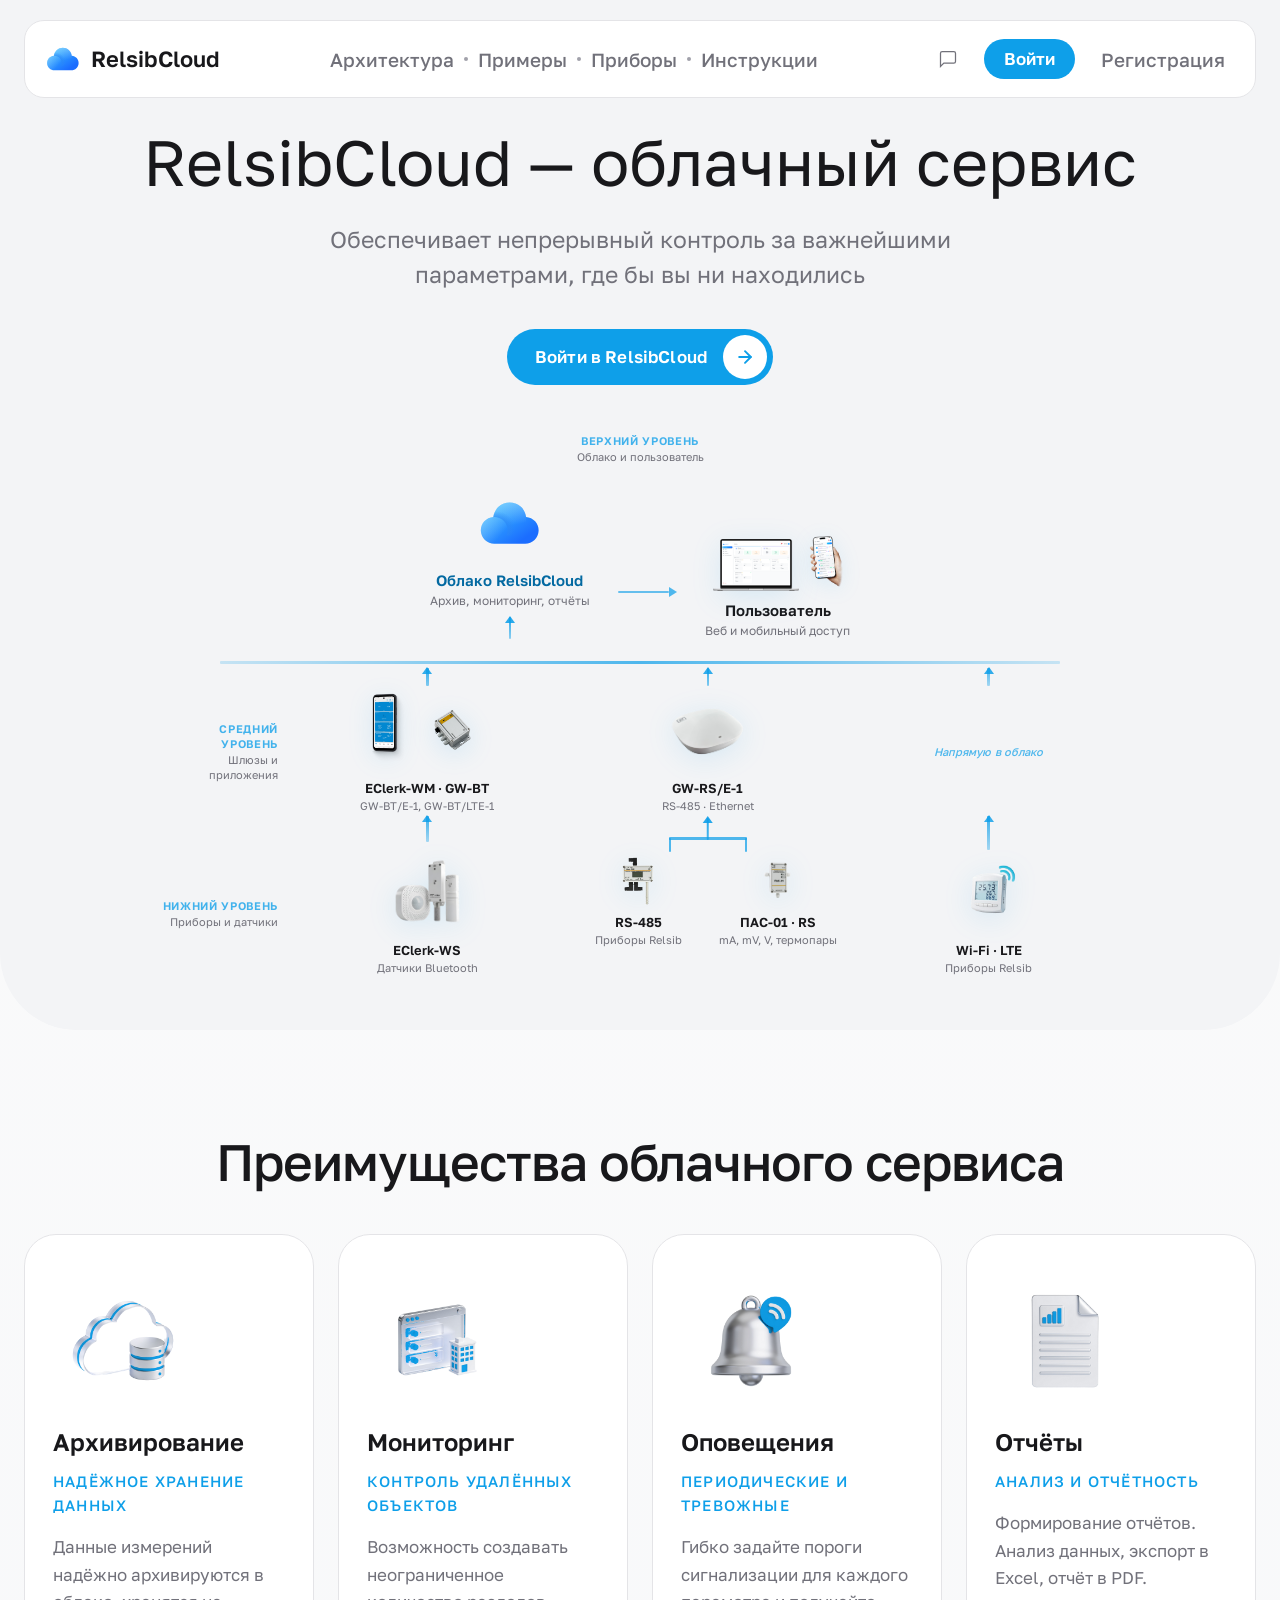
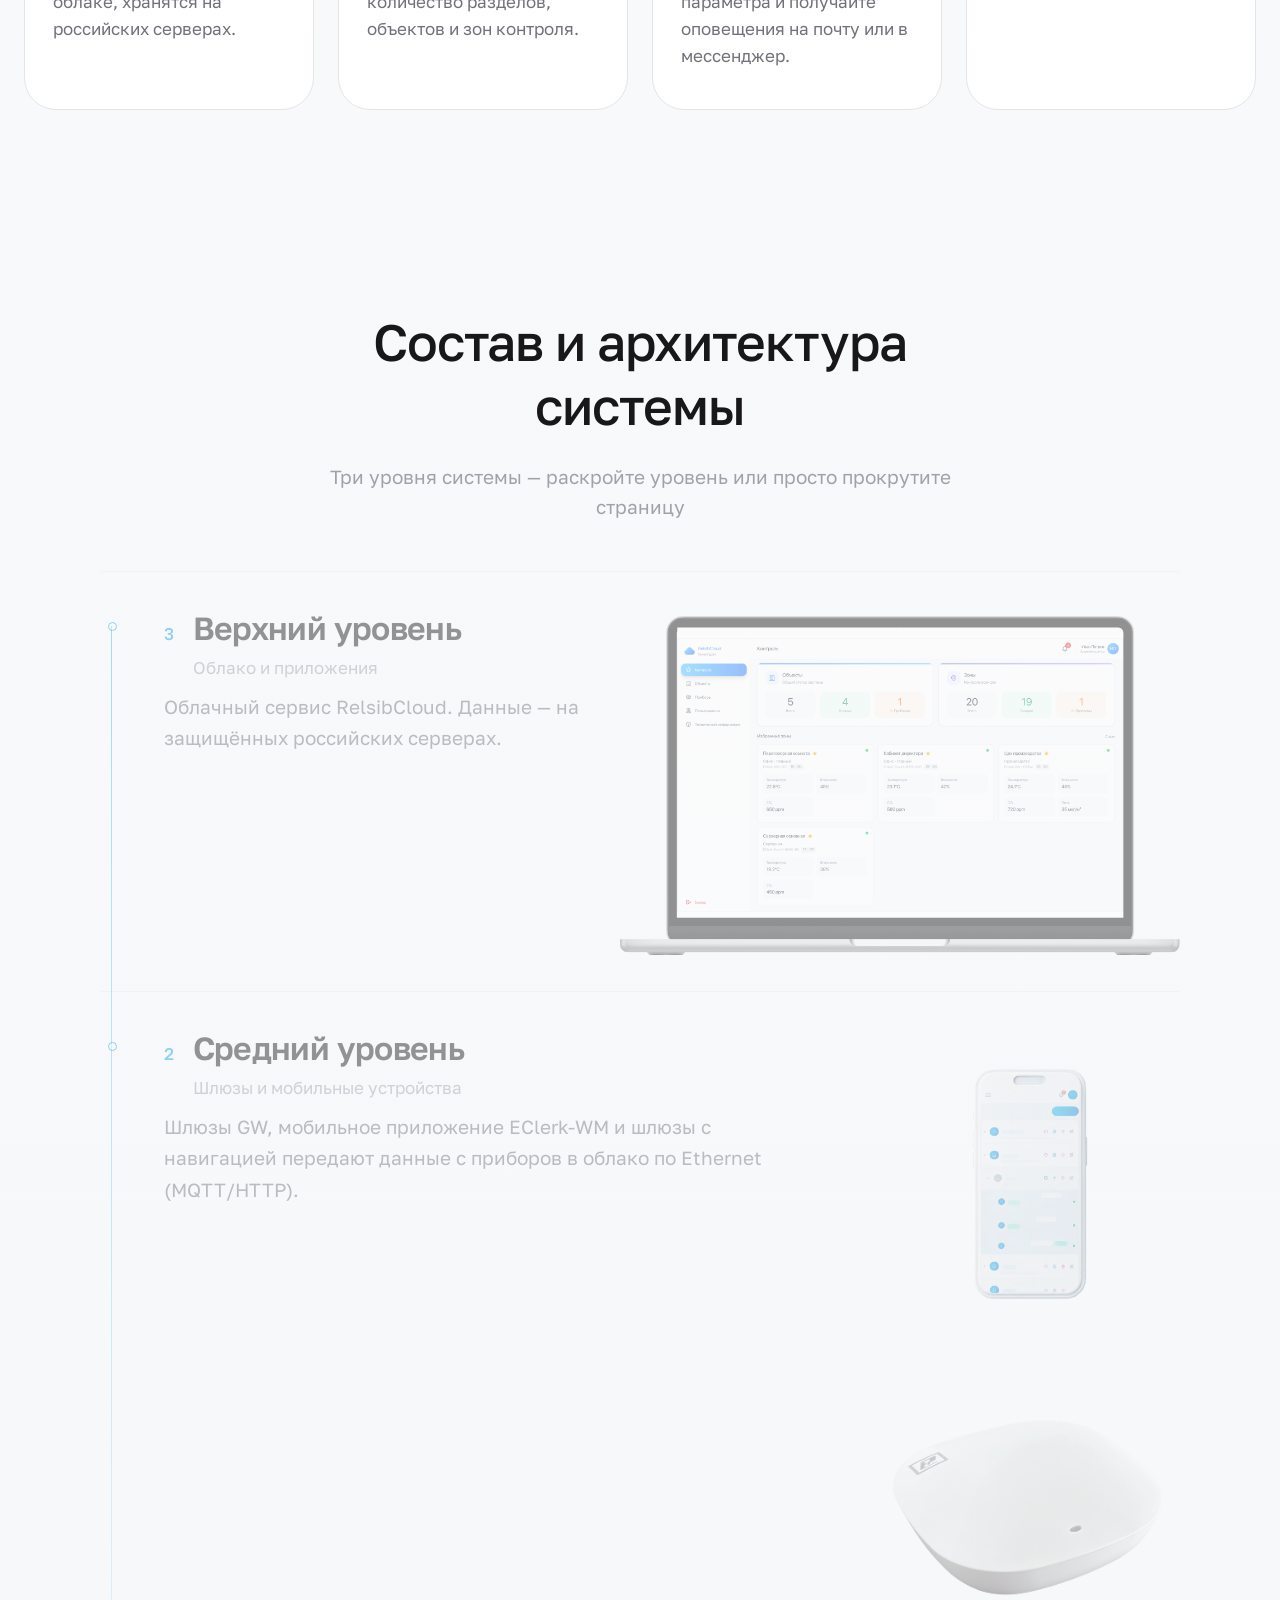
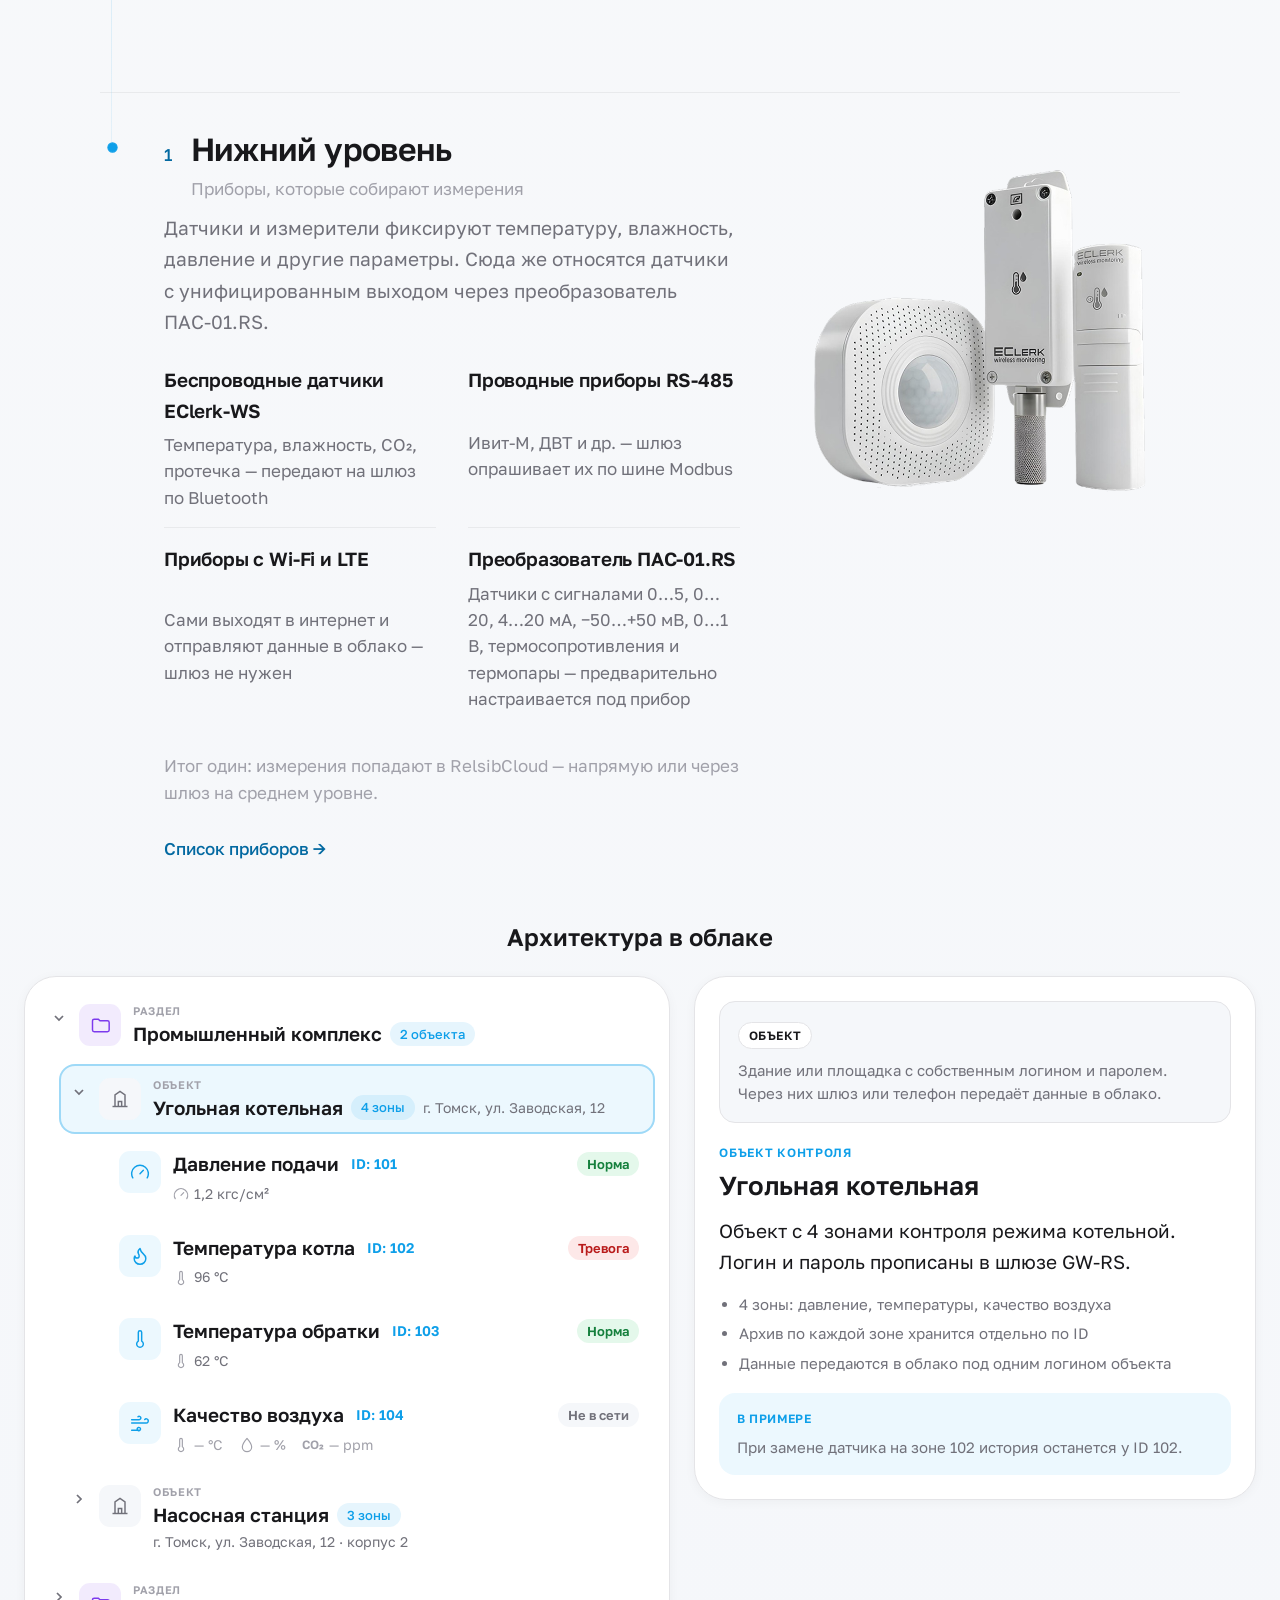
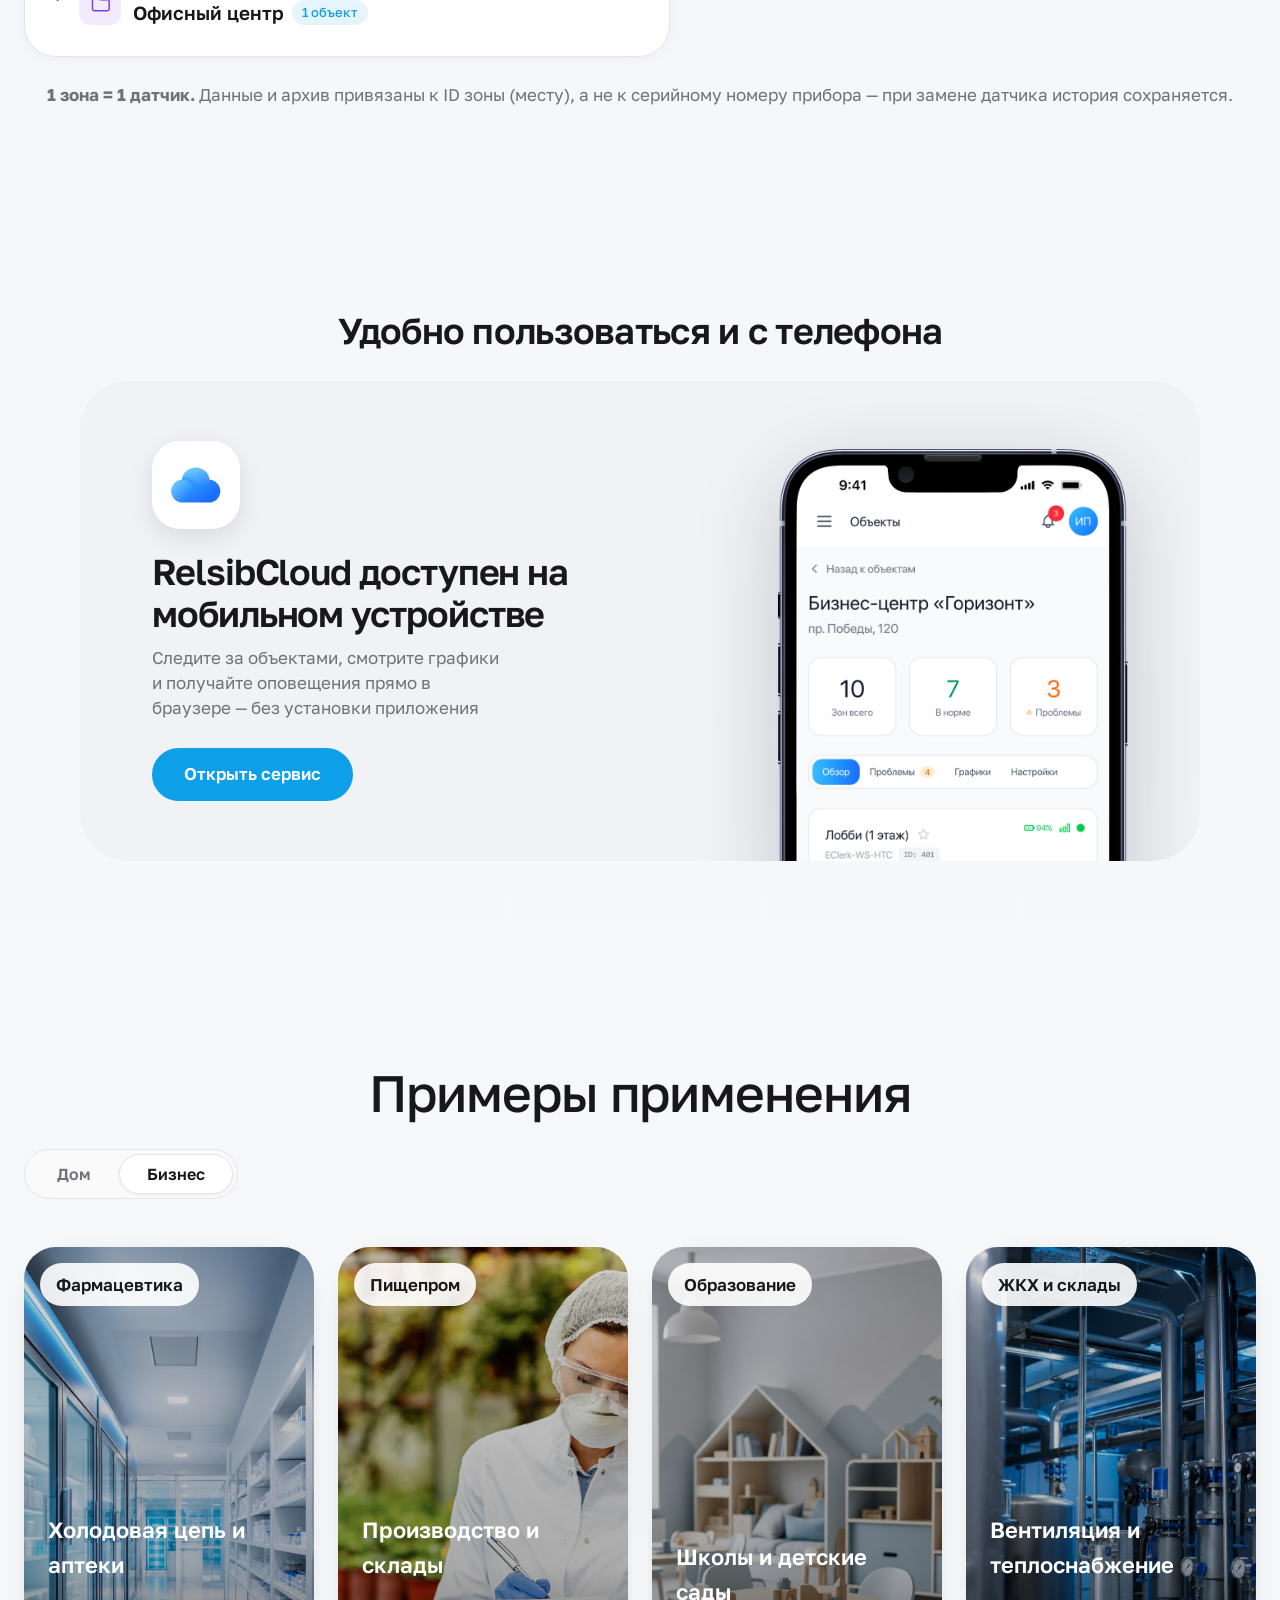
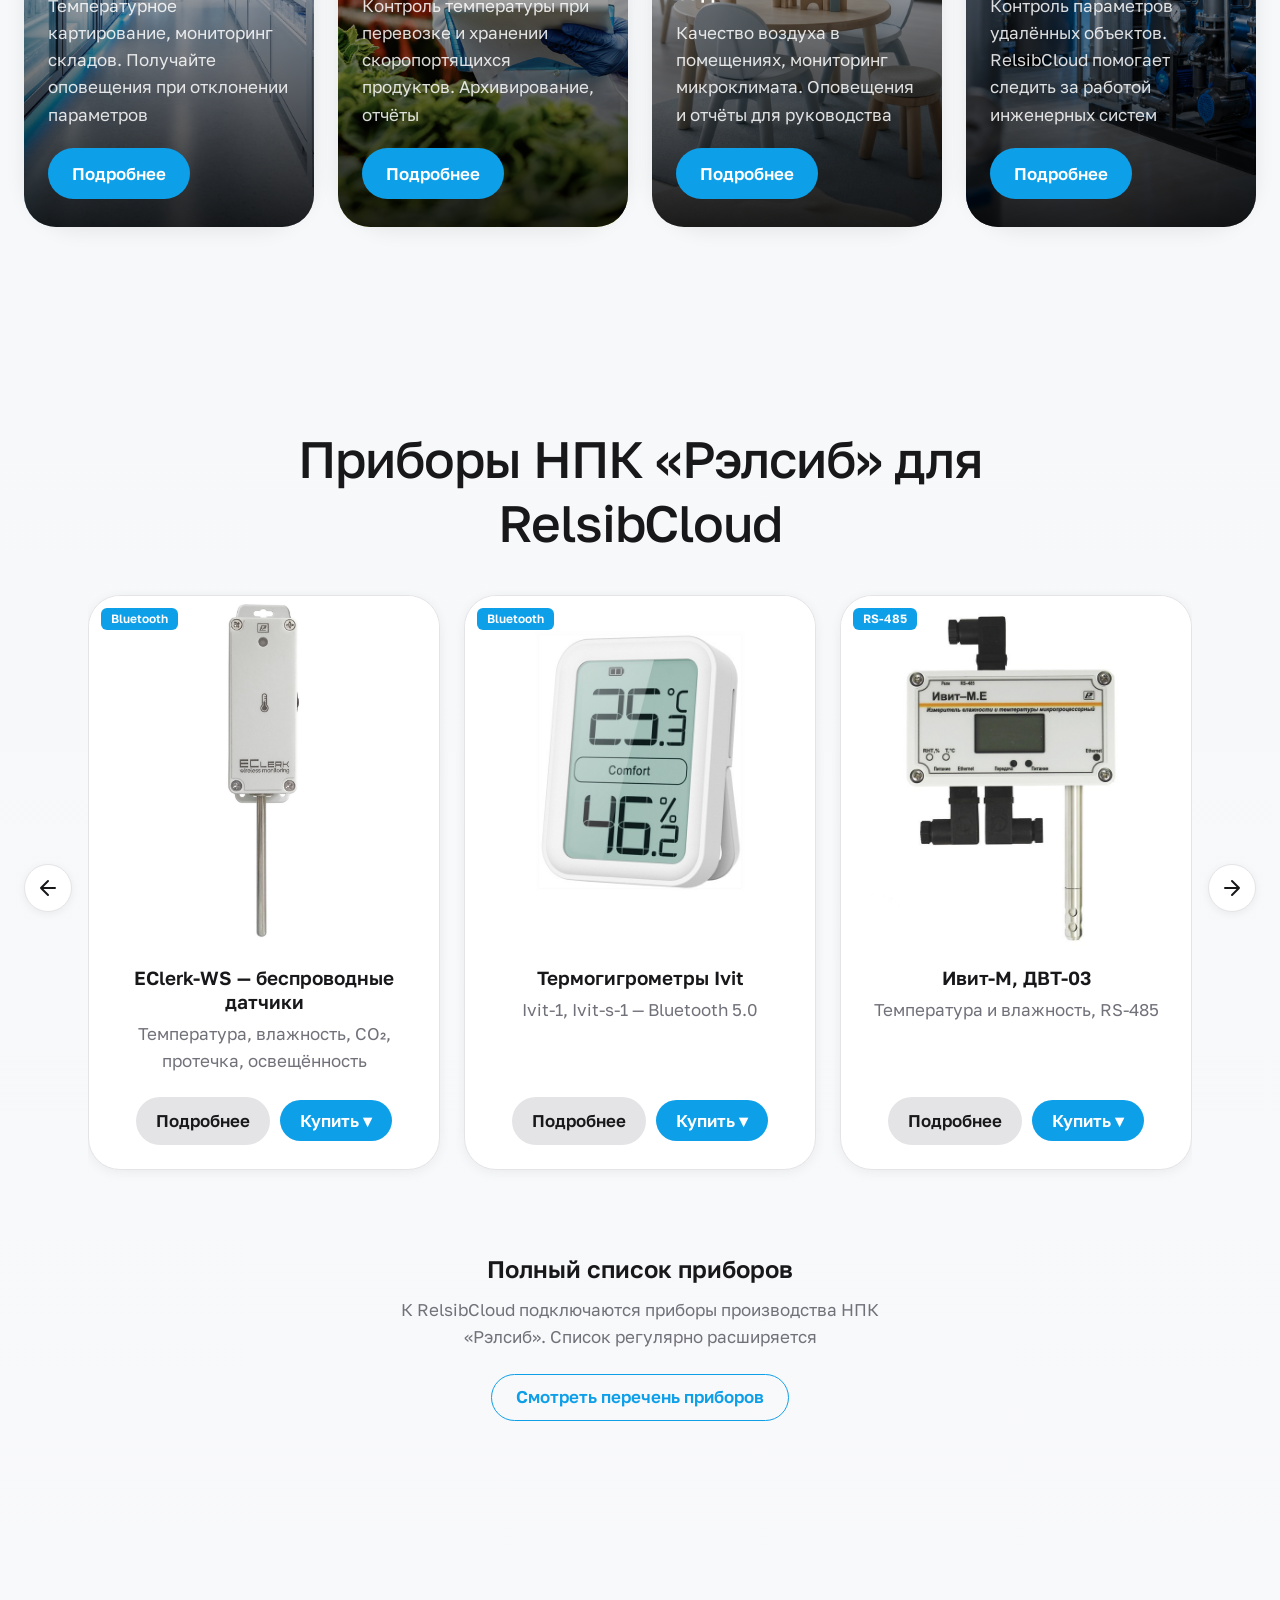
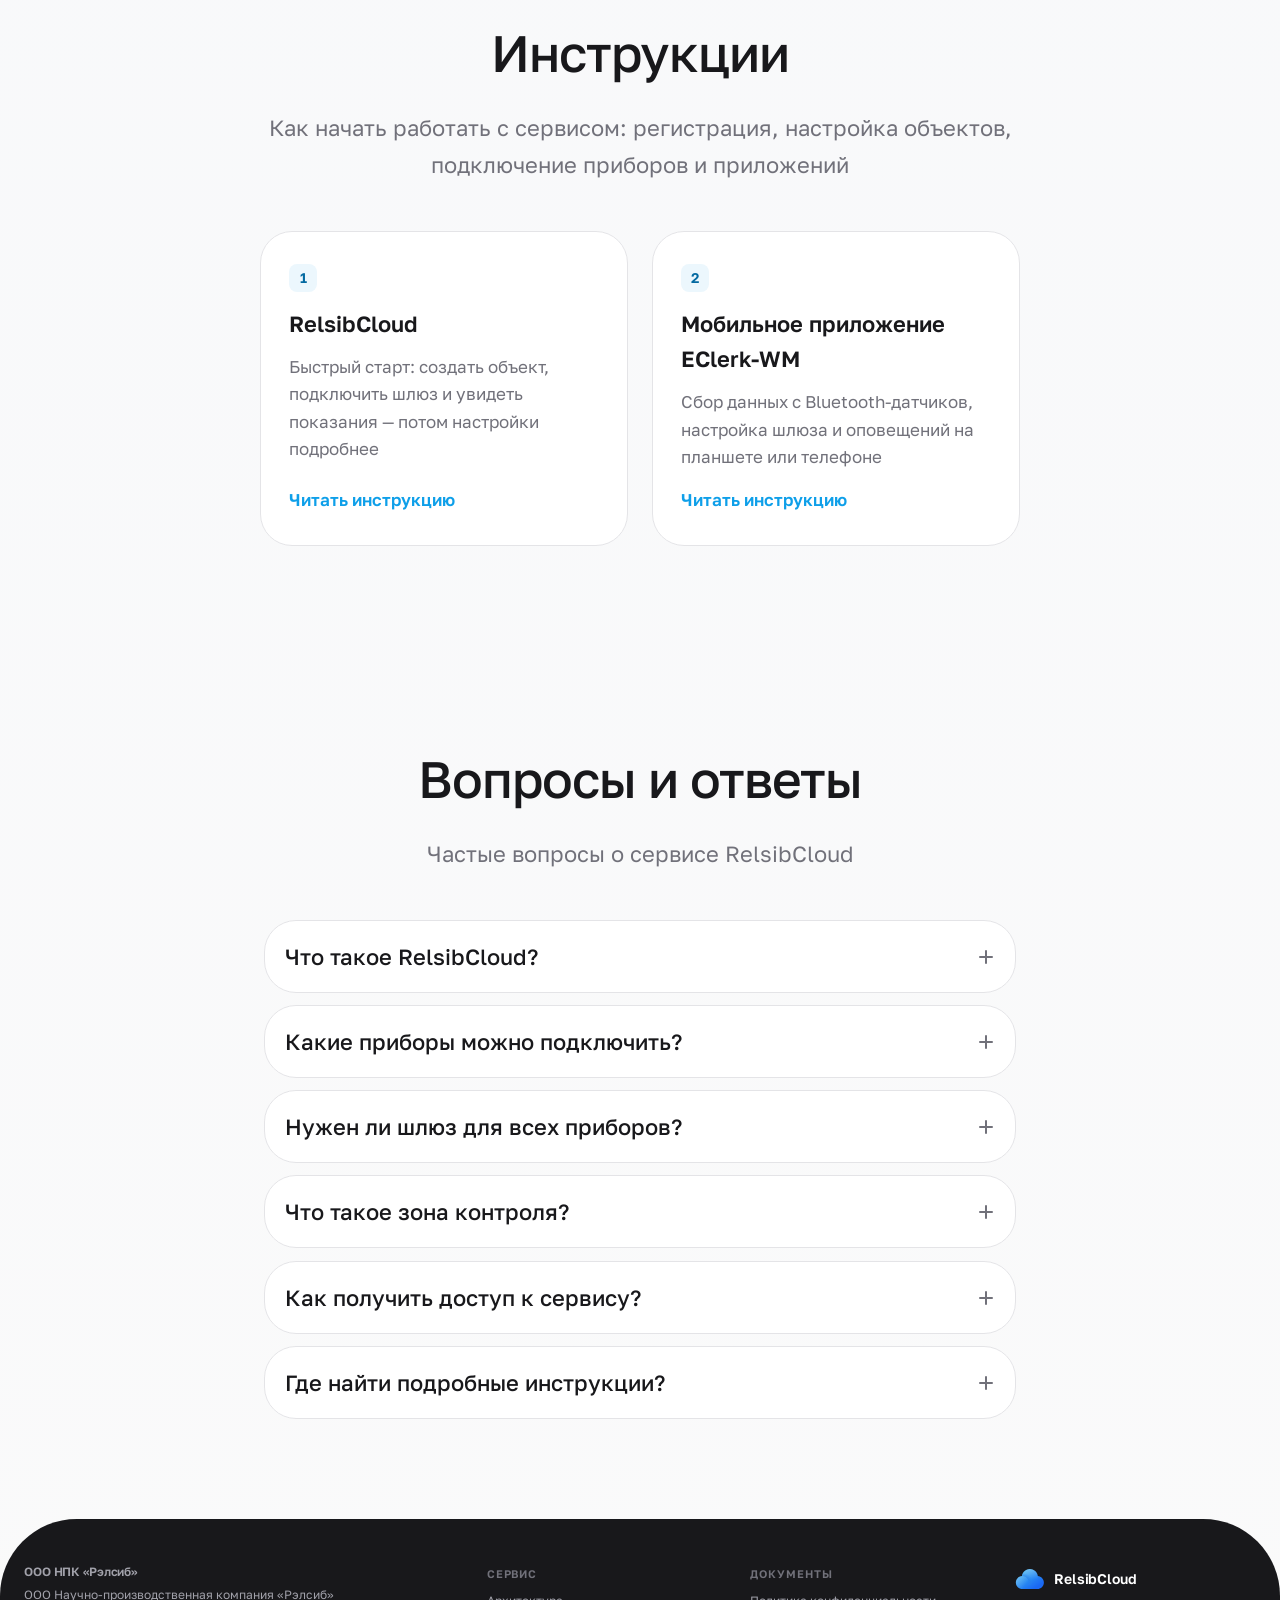
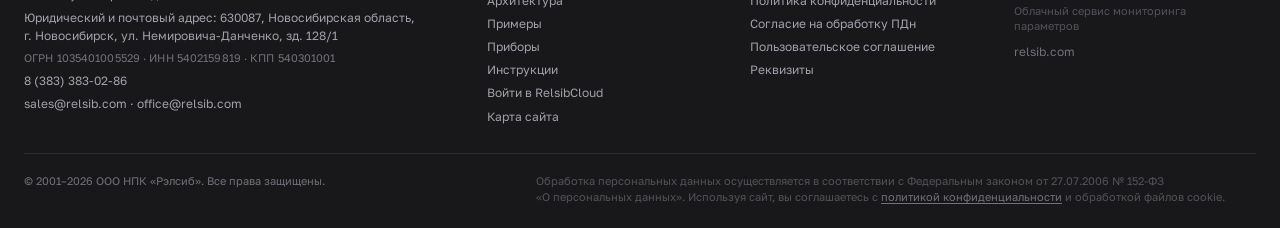
<file: index.html>
<!DOCTYPE html>
<html lang="ru">
<head>
  <meta charset="UTF-8">
  <meta name="viewport" content="width=device-width, initial-scale=1.0">
  <title>RelsibCloud — облачный мониторинг температуры, влажности и CO₂ | НПК Рэлсиб</title>
  <meta name="description" content="RelsibCloud — облачный сервис мониторинга удалённых объектов: температура, влажность, CO₂, давление. Архивирование на серверах в России, графики, отчёты и оповещения. Приборы и шлюзы НПК «Рэлсиб».">
  <meta name="keywords" content="RelsibCloud, облачный мониторинг, IoT, температурный контроль, влажность, CO2, датчики Рэлсиб, EClerk, термогигрометр, шлюз GW, удалённый мониторинг">
  <meta name="author" content="ООО НПК «Рэлсиб»">
  <meta name="robots" content="index, follow, max-image-preview:large, max-snippet:-1, max-video-preview:-1">
  <meta name="googlebot" content="index, follow, max-image-preview:large, max-snippet:-1, max-video-preview:-1">
  <meta name="theme-color" content="#0e9fe9">
  <meta name="format-detection" content="telephone=yes">
  <link rel="canonical" href="https://relsibcloud.com/">
  <link rel="alternate" hreflang="ru" href="https://relsibcloud.com/">
  <link rel="sitemap" type="application/xml" title="Sitemap" href="/sitemap.xml">
  <meta property="og:type" content="website">
  <meta property="og:site_name" content="RelsibCloud">
  <meta property="og:locale" content="ru_RU">
  <meta property="og:title" content="RelsibCloud — облачный мониторинг температуры, влажности и CO₂">
  <meta property="og:description" content="Непрерывный контроль параметров на удалённых объектах: архивирование, графики, отчёты и оповещения. Данные на российских серверах.">
  <meta property="og:url" content="https://relsibcloud.com/">
  <meta property="og:image" content="https://relsibcloud.com/Images/Mockups/macbook-hero.png">
  <meta property="og:image:width" content="1001">
  <meta property="og:image:height" content="606">
  <meta property="og:image:alt" content="Интерфейс облачного сервиса RelsibCloud на ноутбуке">
  <meta name="twitter:card" content="summary_large_image">
  <meta name="twitter:title" content="RelsibCloud — облачный мониторинг удалённых объектов">
  <meta name="twitter:description" content="Контроль температуры, влажности, CO₂ и других параметров. Архивирование, отчёты и оповещения в облаке.">
  <meta name="twitter:image" content="https://relsibcloud.com/Images/Mockups/macbook-hero.png">
  <meta name="twitter:image:alt" content="Интерфейс облачного сервиса RelsibCloud">
  <link rel="icon" type="image/svg+xml" href="Images/Logo/Cloud_logo.svg">
  <link rel="apple-touch-icon" href="Images/Logo/Cloud_logo.svg">
  <link rel="preconnect" href="https://fonts.googleapis.com">
  <link rel="preconnect" href="https://fonts.gstatic.com" crossorigin>
  <link href="https://fonts.googleapis.com/css2?family=Golos+Text:wght@400..900&display=swap" rel="stylesheet">
  <link rel="stylesheet" href="styles.css?v=20260824p">
  <script type="application/ld+json">
  {
    "@context": "https://schema.org",
    "@graph": [
      {
        "@type": "Organization",
        "@id": "https://relsibcloud.com/#organization",
        "name": "ООО НПК «Рэлсиб»",
        "alternateName": ["RelsibCloud", "НПК Рэлсиб"],
        "url": "https://relsibcloud.com/",
        "logo": {
          "@type": "ImageObject",
          "url": "https://relsibcloud.com/Images/Logo/Cloud_logo.svg"
        },
        "contactPoint": {
          "@type": "ContactPoint",
          "telephone": "+7-383-383-0286",
          "contactType": "sales",
          "email": "sales@relsib.com",
          "areaServed": "RU",
          "availableLanguage": "Russian"
        },
        "address": {
          "@type": "PostalAddress",
          "streetAddress": "ул. Немировича-Данченко, зд. 128/1",
          "addressLocality": "Новосибирск",
          "postalCode": "630087",
          "addressRegion": "Новосибирская область",
          "addressCountry": "RU"
        },
        "sameAs": [
          "https://relsib.com/",
          "https://app2.relsibcloud.com/"
        ]
      },
      {
        "@type": "WebSite",
        "@id": "https://relsibcloud.com/#website",
        "url": "https://relsibcloud.com/",
        "name": "RelsibCloud",
        "description": "Облачный сервис мониторинга параметров удалённых объектов производства НПК «Рэлсиб»",
        "publisher": { "@id": "https://relsibcloud.com/#organization" },
        "inLanguage": "ru-RU"
      },
      {
        "@type": "WebPage",
        "@id": "https://relsibcloud.com/#webpage",
        "url": "https://relsibcloud.com/",
        "name": "RelsibCloud — облачный мониторинг температуры, влажности и CO₂",
        "description": "Облачный сервис непрерывного контроля температуры, влажности, CO₂ и других параметров на удалённых объектах.",
        "isPartOf": { "@id": "https://relsibcloud.com/#website" },
        "about": { "@id": "https://relsibcloud.com/#software" },
        "inLanguage": "ru-RU"
      },
      {
        "@type": "SoftwareApplication",
        "@id": "https://relsibcloud.com/#software",
        "name": "RelsibCloud",
        "applicationCategory": "BusinessApplication",
        "operatingSystem": "Web, Android, iOS",
        "description": "Облачный сервис мониторинга температуры, влажности, CO₂, давления и других параметров с архивированием, графиками, отчётами и оповещениями.",
        "provider": { "@id": "https://relsibcloud.com/#organization" },
        "url": "https://app2.relsibcloud.com/",
        "featureList": [
          "Архивирование данных на российских серверах",
          "Мониторинг в реальном времени",
          "Оповещения при выходе за пороги",
          "Формирование отчётов"
        ]
      },
      {
        "@type": "FAQPage",
        "@id": "https://relsibcloud.com/#faq",
        "mainEntity": [
          {
            "@type": "Question",
            "name": "Что такое RelsibCloud?",
            "acceptedAnswer": {
              "@type": "Answer",
              "text": "RelsibCloud — облачный сервис мониторинга за удалёнными объектами. Данные с приборов НПК «Рэлсиб» передаются в облако для архивирования, просмотра графиков, формирования отчётов и оповещений."
            }
          },
          {
            "@type": "Question",
            "name": "Какие приборы можно подключить?",
            "acceptedAnswer": {
              "@type": "Answer",
              "text": "Беспроводные датчики EClerk-WS, термогигрометры Ivit, измерители по RS-485, приборы с Wi-Fi и LTE, а также аналоговые датчики через преобразователи ПАС-01.RS (0…5, 0…20, 4…20 мА, −50…+50 мВ, 0…1 В, термосопротивления и термопары)."
            }
          },
          {
            "@type": "Question",
            "name": "Нужен ли шлюз для всех приборов?",
            "acceptedAnswer": {
              "@type": "Answer",
              "text": "Нет. Приборы с Bluetooth и RS-485 передают данные через шлюзы GW. Приборы с Wi-Fi и LTE могут отправлять данные в облако напрямую."
            }
          },
          {
            "@type": "Question",
            "name": "Что такое зона контроля?",
            "acceptedAnswer": {
              "@type": "Answer",
              "text": "В RelsibCloud данные привязаны к месту измерения (зоне), а не к конкретному прибору. При замене датчика достаточно привязать новый прибор к той же зоне."
            }
          },
          {
            "@type": "Question",
            "name": "Как получить доступ к сервису?",
            "acceptedAnswer": {
              "@type": "Answer",
              "text": "Зарегистрируйтесь на relsibcloud.com, создайте разделы, объекты и зоны контроля. Для беспроводных датчиков используйте EClerk-WM или WEB-приложение app-uni."
            }
          },
          {
            "@type": "Question",
            "name": "Где найти подробные инструкции?",
            "acceptedAnswer": {
              "@type": "Answer",
              "text": "На сайте есть инструкции по RelsibCloud, EClerk-WM и app-uni. Также документация на relsib.com/relsibcloud."
            }
          }
        ]
      }
    ]
  }
  </script>
  <!-- Yandex.Metrika counter -->
<script type="text/javascript">
  (function(m,e,t,r,i,k,a){
      m[i]=m[i]||function(){(m[i].a=m[i].a||[]).push(arguments)};
      m[i].l=1*new Date();
      for (var j = 0; j < document.scripts.length; j++) {if (document.scripts[j].src === r) { return; }}
      k=e.createElement(t),a=e.getElementsByTagName(t)[0],k.async=1,k.src=r,a.parentNode.insertBefore(k,a)
  })(window, document,'script','https://mc.yandex.ru/metrika/tag.js?id=111382488', 'ym');

  ym(111382488, 'init', {ssr:true, webvisor:true, clickmap:true, ecommerce:"dataLayer", referrer: document.referrer, url: location.href, accurateTrackBounce:true, trackLinks:true});
</script>
<noscript><div><img src="https://mc.yandex.ru/watch/111382488" style="position:absolute; left:-9999px;" alt="" /></div></noscript>
<!-- /Yandex.Metrika counter -->
</head>
<body>
  <div class="loader" id="loader" aria-hidden="true">
    <div class="loader__spinner" aria-label="Загрузка"></div>
  </div>
  <header class="header">
    <div class="header__pill">
      <a href="index.html" class="header__logo" aria-label="RelsibCloud">
        <img src="Images/Logo/Cloud_logo.svg" alt="" width="36" height="36" class="header__logo-img">
        <span class="header__logo-text">RelsibCloud</span>
      </a>
      <nav class="header__nav">
        <a href="#architecture" class="header__nav-item">Архитектура</a>
        <span class="header__sep"></span>
        <a href="#use-cases" class="header__nav-item">Примеры</a>
        <span class="header__sep"></span>
        <a href="devices.html" class="header__nav-item">Приборы</a>
        <span class="header__sep"></span>
        <a href="#instructions" class="header__nav-item">Инструкции</a>
      </nav>
      <div class="header__right">
        <a href="https://relsibcloud.com" class="header__icon" title="В чат с поддержкой" aria-label="Чат">
          <svg width="20" height="20" viewBox="0 0 24 24" fill="none" stroke="currentColor" stroke-width="1.5"><path d="M21 15a2 2 0 0 1-2 2H7l-4 4V5a2 2 0 0 1 2-2h14a2 2 0 0 1 2 2z"/></svg>
        </a>
        <a href="https://app2.relsibcloud.com/login/" class="btn btn--primary header__auth-btn">Войти</a>
        <a href="https://app2.relsibcloud.com/join/" class="header__nav-item header__auth-link">Регистрация</a>
        <button type="button" class="header__burger" aria-label="Открыть меню" aria-expanded="false">
          <span class="header__burger-line"></span>
          <span class="header__burger-line"></span>
          <span class="header__burger-line"></span>
        </button>
      </div>
    </div>
    <div class="header__menu-overlay" aria-hidden="true" inert></div>
    <div class="header__menu" aria-hidden="true" hidden inert>
      <button type="button" class="header__menu-close" aria-label="Закрыть меню">
        <svg width="24" height="24" viewBox="0 0 24 24" fill="none" stroke="currentColor" stroke-width="2" stroke-linecap="round"><line x1="18" y1="6" x2="6" y2="18"/><line x1="6" y1="6" x2="18" y2="18"/></svg>
      </button>
      <nav class="header__menu-nav">
        <a href="index.html#architecture" class="header__menu-link">Архитектура</a>
        <a href="index.html#use-cases" class="header__menu-link">Примеры</a>
        <a href="devices.html" class="header__menu-link">Приборы</a>
        <a href="index.html#instructions" class="header__menu-link">Инструкции</a>
      </nav>
      <div class="header__menu-right">
        <a href="https://app2.relsibcloud.com/login/" class="btn btn--primary">Войти</a>
        <a href="https://app2.relsibcloud.com/join/" class="header__menu-link">Регистрация</a>
      </div>
    </div>
  </header>

  <main>
    <section class="hero hero--ecosystem">
      <div class="hero__inner">
        <div class="hero__content hero__content--center">
          <h1 class="hero__title">RelsibCloud — облачный сервис</h1>
          <p class="hero__subtitle">Обеспечивает непрерывный контроль за важнейшими параметрами, где бы вы ни находились</p>
          <a href="https://app2.relsibcloud.com/login/" class="btn btn--hero btn--pill-icon">
            <span class="btn__pill-text">Войти в RelsibCloud</span>
            <span class="btn__pill-icon" aria-hidden="true">
              <svg width="20" height="20" viewBox="0 0 24 24" fill="none" stroke="currentColor" stroke-width="2.25" stroke-linecap="round" stroke-linejoin="round"><path d="M5 12h14"/><path d="M12 5l7 7-7 7"/></svg>
            </span>
          </a>
        </div>

        <div class="hero-flow" aria-label="Схема RelsibCloud: приборы через шлюзы и приложение либо Wi‑Fi и LTE напрямую — в облако, затем пользователю">
          <div class="hero-flow__level hero-flow__level--top">
            <p class="hero-flow__level-label">
              <span class="hero-flow__level-name">Верхний уровень</span>
              <span class="hero-flow__level-hint">Облако и пользователь</span>
            </p>
            <div class="hero-flow__head">
              <div class="hero-flow__cloud-group">
                <figure class="hero-flow__item hero-flow__item--cloud">
                  <div class="hero-flow__visual hero-flow__visual--logo">
                    <img src="Images/Logo/Cloud_logo.svg" alt="" width="56" height="56">
                  </div>
                  <figcaption class="hero-flow__caption">
                    <strong>Облако RelsibCloud</strong>
                    <span>Архив, мониторинг, отчёты</span>
                  </figcaption>
                </figure>
                <div class="hero-flow__stem" aria-hidden="true"></div>
              </div>
              <div class="hero-flow__link" aria-hidden="true">
                <span class="hero-flow__link-line"></span>
                <span class="hero-flow__link-arrow"></span>
              </div>
              <figure class="hero-flow__item hero-flow__item--user">
                <div class="hero-flow__visual hero-flow__visual--user">
                  <img src="Images/structure-schema/macbook.png" alt="" width="72" height="44">
                  <img src="Images/structure-schema/app-mobile.png" alt="" width="28" height="44">
                </div>
                <figcaption class="hero-flow__caption">
                  <strong>Пользователь</strong>
                  <span>Веб и мобильный доступ</span>
                </figcaption>
              </figure>
            </div>
          </div>

          <div class="hero-flow__merge" aria-hidden="true"></div>

          <div class="hero-flow__uptakes" aria-hidden="true">
            <span class="hero-flow__uptake"></span>
            <span class="hero-flow__uptake"></span>
            <span class="hero-flow__uptake hero-flow__uptake--direct"></span>
          </div>

          <div class="hero-flow__desktop-body">
          <div class="hero-flow__level hero-flow__level--middle">
            <p class="hero-flow__level-label">
              <span class="hero-flow__level-name">Средний уровень</span>
              <span class="hero-flow__level-hint">Шлюзы и приложения</span>
            </p>
            <div class="hero-flow__row hero-flow__row--3">
              <figure class="hero-flow__item">
                <div class="hero-flow__visual hero-flow__visual--pair">
                  <img class="hero-flow__img--app" src="Images/hero-ecosystem/eclerk-wm.png" alt="" width="32" height="62">
                  <img src="Images/structure%20shema/gw-bt-rs-angle%202.png" alt="" width="52" height="52">
                </div>
                <figcaption class="hero-flow__caption">
                  <strong>EClerk‑WM · GW‑BT</strong>
                  <span>GW‑BT/E‑1, GW‑BT/LTE‑1</span>
                </figcaption>
              </figure>
              <figure class="hero-flow__item">
                <div class="hero-flow__visual">
                  <img src="Images/structure%20shema/GW-sideangle%203.png" alt="" width="60" height="60">
                </div>
                <figcaption class="hero-flow__caption">
                  <strong>GW‑RS/E‑1</strong>
                  <span>RS‑485 · Ethernet</span>
                </figcaption>
              </figure>
              <div class="hero-flow__item hero-flow__item--direct">
                <p class="hero-flow__direct">Напрямую в облако</p>
              </div>
            </div>
          </div>

          <div class="hero-flow__connectors hero-flow__connectors--3" aria-hidden="true">
            <span class="hero-flow__vline"></span>
            <div class="hero-flow__vfork" aria-hidden="true">
              <span class="hero-flow__vfork-leg hero-flow__vfork-leg--left"></span>
              <span class="hero-flow__vfork-leg hero-flow__vfork-leg--right"></span>
              <span class="hero-flow__vfork-bar"></span>
              <span class="hero-flow__vfork-stem"></span>
            </div>
            <span class="hero-flow__vline hero-flow__vline--long"></span>
          </div>

          <div class="hero-flow__level hero-flow__level--bottom">
            <p class="hero-flow__level-label">
              <span class="hero-flow__level-name">Нижний уровень</span>
              <span class="hero-flow__level-hint">Приборы и датчики</span>
            </p>
            <div class="hero-flow__row hero-flow__row--3">
              <figure class="hero-flow__item">
                <div class="hero-flow__visual">
                  <img src="Images/structure%20shema/freepik_0001%20(5)%201.png" alt="" width="72" height="72">
                </div>
                <figcaption class="hero-flow__caption">
                  <strong>EClerk‑WS</strong>
                  <span>Датчики Bluetooth</span>
                </figcaption>
              </figure>
              <figure class="hero-flow__item hero-flow__item--sources">
                <div class="hero-flow__sources">
                  <div class="hero-flow__source">
                    <img src="Images/devices/Catalog/IVIT-M.png" alt="" width="52" height="52">
                    <div class="hero-flow__caption">
                      <strong>RS‑485</strong>
                      <span>Приборы Relsib</span>
                    </div>
                  </div>
                  <div class="hero-flow__source">
                    <img src="Images/devices/Catalog/PAS-01.png" alt="" width="48" height="48">
                    <div class="hero-flow__caption">
                      <strong>ПАС‑01 · RS</strong>
                      <span>mA, mV, V, термопары</span>
                    </div>
                  </div>
                </div>
              </figure>
              <figure class="hero-flow__item">
                <div class="hero-flow__visual">
                  <img src="Images/hero-ecosystem/wifi-lte.png?v=2" alt="" width="64" height="64">
                </div>
                <figcaption class="hero-flow__caption">
                  <strong>Wi‑Fi · LTE</strong>
                  <span>Приборы Relsib</span>
                </figcaption>
              </figure>
            </div>
          </div>
          </div>

          <div class="hero-flow__lanes">
            <div class="hero-flow__lane">
              <figure class="hero-flow__item">
                <div class="hero-flow__visual">
                  <img src="Images/structure%20shema/freepik_0001%20(5)%201.png" alt="" width="72" height="72">
                </div>
                <figcaption class="hero-flow__caption">
                  <strong>EClerk‑WS</strong>
                  <span>Датчики Bluetooth</span>
                </figcaption>
              </figure>
              <span class="hero-flow__vline" aria-hidden="true"></span>
              <figure class="hero-flow__item">
                <div class="hero-flow__visual hero-flow__visual--pair">
                  <img class="hero-flow__img--app" src="Images/hero-ecosystem/eclerk-wm.png" alt="" width="32" height="62">
                  <img src="Images/structure%20shema/gw-bt-rs-angle%202.png" alt="" width="52" height="52">
                </div>
                <figcaption class="hero-flow__caption">
                  <strong>EClerk‑WM · GW‑BT</strong>
                  <span>GW‑BT/E‑1, GW‑BT/LTE‑1</span>
                </figcaption>
              </figure>
            </div>

            <div class="hero-flow__lane hero-flow__lane--rs">
              <div class="hero-flow__sources hero-flow__sources--lane">
                <figure class="hero-flow__item">
                  <div class="hero-flow__visual">
                    <img src="Images/devices/Catalog/IVIT-M.png" alt="" width="64" height="64">
                  </div>
                  <figcaption class="hero-flow__caption">
                    <strong>RS‑485</strong>
                    <span>Приборы Relsib</span>
                  </figcaption>
                </figure>
                <figure class="hero-flow__item">
                  <div class="hero-flow__visual">
                    <img src="Images/devices/Catalog/PAS-01.png" alt="" width="56" height="56">
                  </div>
                  <figcaption class="hero-flow__caption">
                    <strong>ПАС‑01 · RS</strong>
                    <span>mA, mV, V, термопары</span>
                  </figcaption>
                </figure>
              </div>
              <span class="hero-flow__vline" aria-hidden="true"></span>
              <figure class="hero-flow__item">
                <div class="hero-flow__visual">
                  <img src="Images/structure%20shema/GW-sideangle%203.png" alt="" width="60" height="60">
                </div>
                <figcaption class="hero-flow__caption">
                  <strong>GW‑RS/E‑1</strong>
                  <span>RS‑485 · Ethernet</span>
                </figcaption>
              </figure>
            </div>

            <div class="hero-flow__lane hero-flow__lane--direct">
              <figure class="hero-flow__item">
                <div class="hero-flow__visual">
                  <img src="Images/hero-ecosystem/wifi-lte.png?v=2" alt="" width="64" height="64">
                </div>
                <figcaption class="hero-flow__caption">
                  <strong>Wi‑Fi · LTE</strong>
                  <span>Приборы Relsib</span>
                </figcaption>
              </figure>
              <span class="hero-flow__vline hero-flow__vline--long" aria-hidden="true"></span>
              <p class="hero-flow__direct">Напрямую в облако</p>
            </div>
          </div>
        </div>

        <div class="hero-tree" aria-label="Иерархия системы: приборы → шлюзы и приложения → RelsibCloud → пользователь">
          <div class="hero-tree__step">
            <span class="hero-tree__badge">Нижний уровень</span>
            <div class="hero-tree__card">
              <img class="hero-tree__icon" src="Images/structure%20shema/freepik_0001%20(5)%201.png" alt="" width="80" height="80">
              <div class="hero-tree__meta">
                <strong>Приборы</strong>
                <span>Датчики и измерители · RS‑485, Bluetooth</span>
              </div>
            </div>
          </div>

          <div class="hero-tree__line" aria-hidden="true"></div>

          <div class="hero-tree__step">
            <span class="hero-tree__badge">Средний уровень</span>
            <div class="hero-tree__paths">
              <div class="hero-tree__path-row">
                <div class="hero-tree__card hero-tree__card--sm">
                  <img class="hero-tree__icon" src="Images/structure%20shema/GW-sideangle%203.png" alt="" width="64" height="64">
                  <div class="hero-tree__meta">
                    <strong>Шлюзы GW</strong>
                    <span>Bluetooth, RS‑485 → Ethernet</span>
                  </div>
                </div>
                <div class="hero-tree__card hero-tree__card--sm">
                  <img class="hero-tree__icon" src="Images/hero-ecosystem/eclerk-wm.png" alt="" width="64" height="64">
                  <div class="hero-tree__meta">
                    <strong>EClerk‑WM</strong>
                    <span>Android‑приложение</span>
                  </div>
                </div>
              </div>
              <p class="hero-tree__or">или Wi‑Fi / LTE напрямую</p>
              <div class="hero-tree__card hero-tree__card--sm hero-tree__card--wide">
                <img class="hero-tree__icon" src="Images/hero-ecosystem/wifi-lte.png?v=2" alt="" width="56" height="56">
                <div class="hero-tree__meta">
                  <strong>Wi‑Fi, LTE</strong>
                  <span>Без шлюза — сразу в облако</span>
                </div>
              </div>
            </div>
          </div>

          <div class="hero-tree__line" aria-hidden="true"></div>

          <div class="hero-tree__step">
            <span class="hero-tree__badge">Верхний уровень</span>
            <div class="hero-tree__card hero-tree__card--cloud">
              <img class="hero-tree__icon hero-tree__icon--logo" src="Images/Logo/Cloud_logo.svg" alt="" width="64" height="64">
              <div class="hero-tree__meta">
                <strong>RelsibCloud</strong>
                <span>Архив, мониторинг, отчёты, оповещения</span>
              </div>
            </div>
          </div>

          <div class="hero-tree__line" aria-hidden="true"></div>

          <div class="hero-tree__step">
            <div class="hero-tree__card">
              <img class="hero-tree__icon" src="Images/structure-schema/macbook.png" alt="" width="80" height="80">
              <div class="hero-tree__meta">
                <strong>Пользователь</strong>
                <span>Веб‑интерфейс и мобильный доступ</span>
              </div>
            </div>
          </div>
        </div>
      </div>
    </section>

    <section class="features" id="features" aria-labelledby="features-title">
      <h2 class="section-title" id="features-title">Преимущества облачного сервиса</h2>
      <div class="features__grid">
        <article class="feature-card">
          <div class="feature-card__icon" aria-hidden="true">
            <img src="Images/features/archive.png" alt="" width="140" height="140">
          </div>
          <h3 class="feature-card__title">Архивирование</h3>
          <h4 class="feature-card__subtitle">Надёжное хранение данных</h4>
          <p class="feature-card__text">Данные измерений надёжно архивируются в облаке, хранятся на российских серверах.</p>
        </article>
        <article class="feature-card">
          <div class="feature-card__icon" aria-hidden="true">
            <img src="Images/features/monitoring.png" alt="" width="140" height="140">
          </div>
          <h3 class="feature-card__title">Мониторинг</h3>
          <h4 class="feature-card__subtitle">Контроль удалённых объектов</h4>
          <p class="feature-card__text">Возможность создавать неограниченное количество разделов, объектов и зон контроля.</p>
        </article>
        <article class="feature-card">
          <div class="feature-card__icon" aria-hidden="true">
            <img src="Images/features/notifications.png" alt="" width="140" height="140">
          </div>
          <h3 class="feature-card__title">Оповещения</h3>
          <h4 class="feature-card__subtitle">Периодические и тревожные</h4>
          <p class="feature-card__text">Гибко задайте пороги сигнализации для каждого параметра и получайте оповещения на почту или в мессенджер.</p>
        </article>
        <article class="feature-card">
          <div class="feature-card__icon" aria-hidden="true">
            <img src="Images/features/reports.png" alt="" width="140" height="140">
          </div>
          <h3 class="feature-card__title">Отчёты</h3>
          <h4 class="feature-card__subtitle">Анализ и отчётность</h4>
          <p class="feature-card__text">Формирование отчётов. Анализ данных, экспорт в Excel, отчёт в PDF.</p>
        </article>
      </div>
    </section>

    <section class="architecture app-section" id="architecture">
      <h2 class="section-title">Состав и архитектура системы</h2>

      <div class="architecture-sub">
        <p class="system-stack__lead">Три уровня системы — раскройте уровень или просто прокрутите страницу</p>
        <div class="system-stack" id="system-stack" aria-label="Состав системы: верхний уровень — RelsibCloud, средний — шлюзы и EClerk-WM, нижний — датчики и ПАС-01">
          <div class="system-stack__line" aria-hidden="true"></div>

          <div class="system-stack__row is-open" data-level="upper">
            <div class="system-stack__track" aria-hidden="true"><span class="system-stack__node"></span></div>
            <article class="system-stack__level">
              <button type="button" class="system-stack__trigger" aria-expanded="true" aria-controls="stack-panel-upper" id="stack-trigger-upper">
                <span class="system-stack__head">
                  <span class="system-stack__index" aria-hidden="true">3</span>
                  <span class="system-stack__head-text">
                    <span class="system-stack__title">Верхний уровень</span>
                    <span class="system-stack__hint">Облако и приложения</span>
                  </span>
                </span>
                <p class="system-stack__text">Облачный сервис RelsibCloud. Данные — на защищённых российских серверах.</p>
              </button>
              <div class="system-stack__panel" id="stack-panel-upper" role="region" aria-labelledby="stack-trigger-upper" aria-hidden="false">
                <div class="system-stack__panel-inner">
                  <ul class="system-stack__details system-stack__details--compact">
                    <li>
                      <strong>Архивирование</strong>
                      <span>Хранение истории измерений</span>
                    </li>
                    <li>
                      <strong>Мониторинг</strong>
                      <span>Контроль объектов онлайн</span>
                    </li>
                    <li>
                      <strong>Оповещения</strong>
                      <span>Сигнал при выходе за пороги</span>
                    </li>
                    <li>
                      <strong>Формирование отчётов</strong>
                      <span>Отчёты в Excel и PDF</span>
                    </li>
                    <li>
                      <strong>Навигация</strong>
                      <span>Мониторинг координат транспорта, привязка измерений к маршруту</span>
                    </li>
                  </ul>
                  <div class="system-stack__links">
                    <a href="https://app2.relsibcloud.com/login/" class="system-stack__link" target="_blank" rel="noopener">Открыть веб‑приложение →</a>
                    <a href="#cloud-tree" class="system-stack__link">Иерархия в облаке →</a>
                  </div>
                </div>
              </div>
            </article>
            <div class="system-stack__visual">
              <img src="Images/structure%20shema/Macbook%20Air%20M2%20Silver%20Flatten.png" alt="WEB-приложение RelsibCloud" width="480" height="290" loading="lazy">
            </div>
          </div>

          <div class="system-stack__row" data-level="middle">
            <div class="system-stack__track" aria-hidden="true"><span class="system-stack__node"></span></div>
            <article class="system-stack__level">
              <button type="button" class="system-stack__trigger" aria-expanded="false" aria-controls="stack-panel-middle" id="stack-trigger-middle">
                <span class="system-stack__head">
                  <span class="system-stack__index" aria-hidden="true">2</span>
                  <span class="system-stack__head-text">
                    <span class="system-stack__title">Средний уровень</span>
                    <span class="system-stack__hint">Шлюзы и мобильные устройства</span>
                  </span>
                </span>
                <p class="system-stack__text">Шлюзы GW, мобильное приложение EClerk-WM и шлюзы с навигацией передают данные с приборов в облако по Ethernet (MQTT/HTTP).</p>
              </button>
              <div class="system-stack__panel" id="stack-panel-middle" role="region" aria-labelledby="stack-trigger-middle" aria-hidden="true">
                <div class="system-stack__panel-inner">
                  <div class="system-stack__gateway-types">
                    <article class="system-stack__gateway-type">
                      <span class="system-stack__gateway-icon" aria-hidden="true">
                        <svg width="24" height="24" viewBox="0 0 24 24" fill="none" stroke="currentColor" stroke-width="1.75" stroke-linecap="round" stroke-linejoin="round">
                          <rect x="5" y="2" width="14" height="20" rx="2"/>
                          <path d="M12 18h.01"/>
                        </svg>
                      </span>
                      <div>
                        <strong>Мобильное приложение EClerk‑WM</strong>
                        <p>Сбор данных с Bluetooth‑датчиков на Android, настройка на объекте и передача показаний в RelsibCloud.</p>
                      </div>
                    </article>
                    <article class="system-stack__gateway-type">
                      <span class="system-stack__gateway-icon" aria-hidden="true">
                        <svg width="24" height="24" viewBox="0 0 24 24" fill="none" stroke="currentColor" stroke-width="1.75" stroke-linecap="round" stroke-linejoin="round">
                          <path d="m7 7 10 10-4 4V4l4 4-8 8"/>
                          <path d="M7 17V7"/>
                        </svg>
                      </span>
                      <div>
                        <strong>Шлюзы GW</strong>
                        <p>Bluetooth и RS‑485 → Ethernet. Принимают данные от беспроводных датчиков и опрашивают проводные приборы по Modbus.</p>
                      </div>
                    </article>
                    <article class="system-stack__gateway-type">
                      <span class="system-stack__gateway-icon" aria-hidden="true">
                        <svg width="24" height="24" viewBox="0 0 24 24" fill="none" stroke="currentColor" stroke-width="1.75" stroke-linecap="round" stroke-linejoin="round">
                          <path d="M14 18V6a2 2 0 0 0-2-2H4a2 2 0 0 0-2 2v11a1 1 0 0 0 1 1h2"/>
                          <path d="M15 18H9"/>
                          <path d="M19 18h2a1 1 0 0 0 1-1v-3.65a1 1 0 0 0-.22-.624l-3.48-4.35A1 1 0 0 0 17.52 8H14"/>
                          <circle cx="17" cy="18" r="2"/>
                          <circle cx="7" cy="18" r="2"/>
                        </svg>
                      </span>
                      <div>
                        <strong>Шлюзы с навигацией</strong>
                        <p>Для установки на транспортные средства: передача телеметрии вместе с координатами GPS.</p>
                      </div>
                    </article>
                  </div>
                </div>
              </div>
            </article>
            <div class="system-stack__visual system-stack__visual--hardware system-stack__visual--stack">
              <img src="Images/hero-ecosystem/mobile-app.png?v=2" alt="Мобильное приложение EClerk-WM" width="140" height="140" loading="lazy">
              <img src="Images/structure%20shema/GW-sideangle%203.png" alt="Шлюз GW" width="200" height="200" loading="lazy">
            </div>
          </div>

          <div class="system-stack__row" data-level="lower">
            <div class="system-stack__track" aria-hidden="true"><span class="system-stack__node"></span></div>
            <article class="system-stack__level">
              <button type="button" class="system-stack__trigger" aria-expanded="false" aria-controls="stack-panel-lower" id="stack-trigger-lower">
                <span class="system-stack__head">
                  <span class="system-stack__index" aria-hidden="true">1</span>
                  <span class="system-stack__head-text">
                    <span class="system-stack__title">Нижний уровень</span>
                    <span class="system-stack__hint">Приборы, которые собирают измерения</span>
                  </span>
                </span>
                <p class="system-stack__text">Датчики и измерители фиксируют температуру, влажность, давление и другие параметры. Сюда же относятся датчики с унифицированным выходом через преобразователь ПАС‑01.RS.</p>
              </button>
              <div class="system-stack__panel" id="stack-panel-lower" role="region" aria-labelledby="stack-trigger-lower" aria-hidden="true">
                <div class="system-stack__panel-inner">
                  <ul class="system-stack__details system-stack__details--links">
                    <li>
                      <a href="devices.html">
                        <strong>Беспроводные датчики EClerk‑WS</strong>
                        <span>Температура, влажность, СО₂, протечка — передают на шлюз по Bluetooth</span>
                      </a>
                    </li>
                    <li>
                      <a href="devices.html">
                        <strong>Проводные приборы RS‑485</strong>
                        <span>Ивит‑М, ДВТ и др. — шлюз опрашивает их по шине Modbus</span>
                      </a>
                    </li>
                    <li>
                      <a href="devices.html">
                        <strong>Приборы с Wi‑Fi и LTE</strong>
                        <span>Сами выходят в интернет и отправляют данные в облако — шлюз не нужен</span>
                      </a>
                    </li>
                    <li>
                      <a href="devices.html">
                        <strong>Преобразователь ПАС‑01.RS</strong>
                        <span>Датчики с сигналами 0…5, 0…20, 4…20 мА, −50…+50 мВ, 0…1 В, термосопротивления и термопары — предварительно настраивается под прибор</span>
                      </a>
                    </li>
                  </ul>
                  <p class="system-stack__note">Итог один: измерения попадают в RelsibCloud — напрямую или через шлюз на среднем уровне.</p>
                  <div class="system-stack__links">
                    <a href="devices.html" class="system-stack__link">Список приборов →</a>
                  </div>
                </div>
              </div>
            </article>
            <div class="system-stack__visual system-stack__visual--hardware">
              <img src="Images/structure%20shema/freepik_0001%20(5)%201.png" alt="Беспроводные датчики EClerk" width="320" height="320" loading="lazy">
            </div>
          </div>
        </div>
      </div>

      <div class="architecture-sub">
        <h3 class="subsection-title">Архитектура в облаке</h3>
        <div class="cloud-tree" id="cloud-tree">

          <div class="cloud-tree__layout">
            <div class="cloud-tree__panel" id="cloud-tree-panel">
              <div class="cloud-tree__nav" id="cloud-tree-nav">
              <div role="tree" aria-label="Иерархия: раздел, объект, зоны контроля">
                <div class="cloud-tree__branch">
                  <button type="button" class="cloud-tree__row cloud-tree__row--section" role="treeitem" aria-expanded="true" data-tree-type="section" data-tree-id="section-1">
                    <span class="cloud-tree__chevron" aria-hidden="true"></span>
                    <span class="cloud-tree__icon cloud-tree__icon--section" aria-hidden="true">
                      <svg width="20" height="20" viewBox="0 0 24 24" fill="none" stroke="currentColor" stroke-width="1.75"><path d="M3 7a2 2 0 0 1 2-2h5l2 2h9a2 2 0 0 1 2 2v9a2 2 0 0 1-2 2H5a2 2 0 0 1-2-2z"/></svg>
                    </span>
                    <span class="cloud-tree__body">
                      <span class="cloud-tree__level">Раздел</span>
                      <span class="cloud-tree__name">Промышленный комплекс</span>
                      <span class="cloud-tree__badge">2 объекта</span>
                    </span>
                  </button>
                  <div class="cloud-tree__children" role="group">
                    <div class="cloud-tree__branch">
                      <button type="button" class="cloud-tree__row cloud-tree__row--object is-active" role="treeitem" aria-expanded="true" data-tree-type="object" data-tree-id="object-boiler">
                        <span class="cloud-tree__chevron" aria-hidden="true"></span>
                        <span class="cloud-tree__icon cloud-tree__icon--object" aria-hidden="true">
                          <svg width="20" height="20" viewBox="0 0 24 24" fill="none" stroke="currentColor" stroke-width="1.75"><path d="M3 21h18"/><path d="M6 21V7l6-4 6 4v14"/><path d="M10 21v-6h4v6"/></svg>
                        </span>
                        <span class="cloud-tree__body">
                          <span class="cloud-tree__level">Объект</span>
                          <span class="cloud-tree__name">Угольная котельная</span>
                          <span class="cloud-tree__badge">4 зоны</span>
                          <span class="cloud-tree__meta">г. Томск, ул. Заводская, 12</span>
                        </span>
                      </button>
                      <div class="cloud-tree__children" role="group">
                        <button type="button" class="cloud-tree__row cloud-tree__row--zone" role="treeitem" data-tree-type="zone" data-tree-id="zone-101">
                          <span class="cloud-tree__chevron cloud-tree__chevron--leaf" aria-hidden="true"></span>
                          <span class="cloud-tree__icon cloud-tree__icon--zone" aria-hidden="true">
                            <svg width="18" height="18" viewBox="0 0 24 24" fill="none" stroke="currentColor" stroke-width="1.75" stroke-linecap="round" stroke-linejoin="round"><path d="m12 14 4-4"/><path d="M3.34 19a10 10 0 1 1 17.32 0"/></svg>
                          </span>
                          <span class="cloud-tree__body cloud-tree__body--zone">
                            <span class="cloud-tree__zone-head">
                              <span class="cloud-tree__name">Давление подачи</span>
                              <span class="cloud-tree__id">ID: 101</span>
                              <span class="cloud-tree__status cloud-tree__status--ok">Норма</span>
                            </span>
                            <span class="cloud-tree__metrics">
                              <span class="cloud-tree__metric">
                                <svg class="cloud-tree__metric-icon" width="14" height="14" viewBox="0 0 24 24" fill="none" stroke="currentColor" stroke-width="1.75" stroke-linecap="round" stroke-linejoin="round" aria-hidden="true"><path d="m12 14 4-4"/><path d="M3.34 19a10 10 0 1 1 17.32 0"/></svg>
                                <span>1,2 кгс/см²</span>
                              </span>
                            </span>
                          </span>
                        </button>
                        <button type="button" class="cloud-tree__row cloud-tree__row--zone" role="treeitem" data-tree-type="zone" data-tree-id="zone-102">
                          <span class="cloud-tree__chevron cloud-tree__chevron--leaf" aria-hidden="true"></span>
                          <span class="cloud-tree__icon cloud-tree__icon--zone" aria-hidden="true">
                            <svg width="18" height="18" viewBox="0 0 24 24" fill="none" stroke="currentColor" stroke-width="1.75" stroke-linecap="round" stroke-linejoin="round"><path d="M8.5 14.5A2.5 2.5 0 0 0 11 12c0-1.38-.5-2-1-3-1.072-2.143-.224-4.054 2-6 .5 2.5 2 4.9 4 6.5 2 1.6 3 3.5 3 5.5a7 7 0 1 1-14 0c0-1.153.433-2.294 1-3a2.5 2.5 0 0 0 2.5 2.5z"/></svg>
                          </span>
                          <span class="cloud-tree__body cloud-tree__body--zone">
                            <span class="cloud-tree__zone-head">
                              <span class="cloud-tree__name">Температура котла</span>
                              <span class="cloud-tree__id">ID: 102</span>
                              <span class="cloud-tree__status cloud-tree__status--alarm">Тревога</span>
                            </span>
                            <span class="cloud-tree__metrics">
                              <span class="cloud-tree__metric">
                                <svg class="cloud-tree__metric-icon" width="14" height="14" viewBox="0 0 24 24" fill="none" stroke="currentColor" stroke-width="1.75" stroke-linecap="round" stroke-linejoin="round" aria-hidden="true"><path d="M14 4v10.54a4 4 0 1 1-4 0V4a2 2 0 0 1 4 0z"/></svg>
                                <span>96 °C</span>
                              </span>
                            </span>
                          </span>
                        </button>
                        <button type="button" class="cloud-tree__row cloud-tree__row--zone" role="treeitem" data-tree-type="zone" data-tree-id="zone-103">
                          <span class="cloud-tree__chevron cloud-tree__chevron--leaf" aria-hidden="true"></span>
                          <span class="cloud-tree__icon cloud-tree__icon--zone" aria-hidden="true">
                            <svg width="18" height="18" viewBox="0 0 24 24" fill="none" stroke="currentColor" stroke-width="1.75" stroke-linecap="round" stroke-linejoin="round"><path d="M14 4v10.54a4 4 0 1 1-4 0V4a2 2 0 0 1 4 0z"/></svg>
                          </span>
                          <span class="cloud-tree__body cloud-tree__body--zone">
                            <span class="cloud-tree__zone-head">
                              <span class="cloud-tree__name">Температура обратки</span>
                              <span class="cloud-tree__id">ID: 103</span>
                              <span class="cloud-tree__status cloud-tree__status--ok">Норма</span>
                            </span>
                            <span class="cloud-tree__metrics">
                              <span class="cloud-tree__metric">
                                <svg class="cloud-tree__metric-icon" width="14" height="14" viewBox="0 0 24 24" fill="none" stroke="currentColor" stroke-width="1.75" stroke-linecap="round" stroke-linejoin="round" aria-hidden="true"><path d="M14 4v10.54a4 4 0 1 1-4 0V4a2 2 0 0 1 4 0z"/></svg>
                                <span>62 °C</span>
                              </span>
                            </span>
                          </span>
                        </button>
                        <button type="button" class="cloud-tree__row cloud-tree__row--zone" role="treeitem" data-tree-type="zone" data-tree-id="zone-104">
                          <span class="cloud-tree__chevron cloud-tree__chevron--leaf" aria-hidden="true"></span>
                          <span class="cloud-tree__icon cloud-tree__icon--zone" aria-hidden="true">
                            <svg width="18" height="18" viewBox="0 0 24 24" fill="none" stroke="currentColor" stroke-width="1.75" stroke-linecap="round" stroke-linejoin="round"><path d="M17.7 7.7a2.5 2.5 0 1 1 1.8 4.3H2"/><path d="M9.6 4.6A2 2 0 1 1 11 8H2"/><path d="M12.6 19.4a2 2 0 1 0-.6 1.3H2"/></svg>
                          </span>
                          <span class="cloud-tree__body cloud-tree__body--zone">
                            <span class="cloud-tree__zone-head">
                              <span class="cloud-tree__name">Качество воздуха</span>
                              <span class="cloud-tree__id">ID: 104</span>
                              <span class="cloud-tree__status cloud-tree__status--off">Не в сети</span>
                            </span>
                            <span class="cloud-tree__metrics">
                              <span class="cloud-tree__metric cloud-tree__metric--empty">
                                <svg class="cloud-tree__metric-icon" width="14" height="14" viewBox="0 0 24 24" fill="none" stroke="currentColor" stroke-width="1.75" stroke-linecap="round" stroke-linejoin="round" aria-hidden="true"><path d="M14 4v10.54a4 4 0 1 1-4 0V4a2 2 0 0 1 4 0z"/></svg>
                                <span>— °C</span>
                              </span>
                              <span class="cloud-tree__metric cloud-tree__metric--empty">
                                <svg class="cloud-tree__metric-icon" width="14" height="14" viewBox="0 0 24 24" fill="none" stroke="currentColor" stroke-width="1.75" stroke-linecap="round" stroke-linejoin="round" aria-hidden="true"><path d="M12 22a7 7 0 0 0 7-7c0-5-7-13-7-13S5 10 5 15a7 7 0 0 0 7 7z"/></svg>
                                <span>— %</span>
                              </span>
                              <span class="cloud-tree__metric cloud-tree__metric--empty">
                                <span class="cloud-tree__metric-label">CO₂</span>
                                <span>— ppm</span>
                              </span>
                            </span>
                          </span>
                        </button>
                      </div>
                    </div>
                    <div class="cloud-tree__branch is-collapsed">
                      <button type="button" class="cloud-tree__row cloud-tree__row--object" role="treeitem" aria-expanded="false" data-tree-type="object" data-tree-id="object-pump">
                        <span class="cloud-tree__chevron" aria-hidden="true"></span>
                        <span class="cloud-tree__icon cloud-tree__icon--object" aria-hidden="true">
                          <svg width="20" height="20" viewBox="0 0 24 24" fill="none" stroke="currentColor" stroke-width="1.75"><path d="M3 21h18"/><path d="M6 21V7l6-4 6 4v14"/><path d="M10 21v-6h4v6"/></svg>
                        </span>
                        <span class="cloud-tree__body">
                          <span class="cloud-tree__level">Объект</span>
                          <span class="cloud-tree__name">Насосная станция</span>
                          <span class="cloud-tree__badge">3 зоны</span>
                          <span class="cloud-tree__meta">г. Томск, ул. Заводская, 12 · корпус 2</span>
                        </span>
                      </button>
                      <div class="cloud-tree__children" role="group">
                        <button type="button" class="cloud-tree__row cloud-tree__row--zone" role="treeitem" data-tree-type="zone" data-tree-id="zone-201">
                          <span class="cloud-tree__chevron cloud-tree__chevron--leaf" aria-hidden="true"></span>
                          <span class="cloud-tree__icon cloud-tree__icon--zone" aria-hidden="true">
                            <svg width="18" height="18" viewBox="0 0 24 24" fill="none" stroke="currentColor" stroke-width="1.75" stroke-linecap="round" stroke-linejoin="round"><path d="m12 14 4-4"/><path d="M3.34 19a10 10 0 1 1 17.32 0"/></svg>
                          </span>
                          <span class="cloud-tree__body cloud-tree__body--zone">
                            <span class="cloud-tree__zone-head">
                              <span class="cloud-tree__name">Давление магистрали</span>
                              <span class="cloud-tree__id">ID: 201</span>
                              <span class="cloud-tree__status cloud-tree__status--ok">Норма</span>
                            </span>
                            <span class="cloud-tree__metrics">
                              <span class="cloud-tree__metric">
                                <svg class="cloud-tree__metric-icon" width="14" height="14" viewBox="0 0 24 24" fill="none" stroke="currentColor" stroke-width="1.75" stroke-linecap="round" stroke-linejoin="round" aria-hidden="true"><path d="m12 14 4-4"/><path d="M3.34 19a10 10 0 1 1 17.32 0"/></svg>
                                <span>3,8 кгс/см²</span>
                              </span>
                            </span>
                          </span>
                        </button>
                        <button type="button" class="cloud-tree__row cloud-tree__row--zone" role="treeitem" data-tree-type="zone" data-tree-id="zone-202">
                          <span class="cloud-tree__chevron cloud-tree__chevron--leaf" aria-hidden="true"></span>
                          <span class="cloud-tree__icon cloud-tree__icon--zone" aria-hidden="true">
                            <svg width="18" height="18" viewBox="0 0 24 24" fill="none" stroke="currentColor" stroke-width="1.75" stroke-linecap="round" stroke-linejoin="round"><path d="M14 4v10.54a4 4 0 1 1-4 0V4a2 2 0 0 1 4 0z"/></svg>
                          </span>
                          <span class="cloud-tree__body cloud-tree__body--zone">
                            <span class="cloud-tree__zone-head">
                              <span class="cloud-tree__name">Температура насосов</span>
                              <span class="cloud-tree__id">ID: 202</span>
                              <span class="cloud-tree__status cloud-tree__status--off">Не в сети</span>
                            </span>
                            <span class="cloud-tree__metrics">
                              <span class="cloud-tree__metric cloud-tree__metric--empty">
                                <svg class="cloud-tree__metric-icon" width="14" height="14" viewBox="0 0 24 24" fill="none" stroke="currentColor" stroke-width="1.75" stroke-linecap="round" stroke-linejoin="round" aria-hidden="true"><path d="M14 4v10.54a4 4 0 1 1-4 0V4a2 2 0 0 1 4 0z"/></svg>
                                <span>— °C</span>
                              </span>
                            </span>
                          </span>
                        </button>
                        <button type="button" class="cloud-tree__row cloud-tree__row--zone" role="treeitem" data-tree-type="zone" data-tree-id="zone-203">
                          <span class="cloud-tree__chevron cloud-tree__chevron--leaf" aria-hidden="true"></span>
                          <span class="cloud-tree__icon cloud-tree__icon--zone" aria-hidden="true">
                            <svg width="18" height="18" viewBox="0 0 24 24" fill="none" stroke="currentColor" stroke-width="1.75" stroke-linecap="round" stroke-linejoin="round"><path d="M12 22a7 7 0 0 0 7-7c0-5-7-13-7-13S5 10 5 15a7 7 0 0 0 7 7z"/></svg>
                          </span>
                          <span class="cloud-tree__body cloud-tree__body--zone">
                            <span class="cloud-tree__zone-head">
                              <span class="cloud-tree__name">Протечка в подвале</span>
                              <span class="cloud-tree__id">ID: 203</span>
                              <span class="cloud-tree__status cloud-tree__status--alarm">Тревога</span>
                            </span>
                            <span class="cloud-tree__metrics">
                              <span class="cloud-tree__metric">
                                <svg class="cloud-tree__metric-icon" width="14" height="14" viewBox="0 0 24 24" fill="none" stroke="currentColor" stroke-width="1.75" stroke-linecap="round" stroke-linejoin="round" aria-hidden="true"><path d="M12 22a7 7 0 0 0 7-7c0-5-7-13-7-13S5 10 5 15a7 7 0 0 0 7 7z"/></svg>
                                <span>Обнаружена</span>
                              </span>
                            </span>
                          </span>
                        </button>
                      </div>
                    </div>
                  </div>
                </div>
                <div class="cloud-tree__branch is-collapsed">
                  <button type="button" class="cloud-tree__row cloud-tree__row--section" role="treeitem" aria-expanded="false" data-tree-type="section" data-tree-id="section-2">
                    <span class="cloud-tree__chevron" aria-hidden="true"></span>
                    <span class="cloud-tree__icon cloud-tree__icon--section" aria-hidden="true">
                      <svg width="20" height="20" viewBox="0 0 24 24" fill="none" stroke="currentColor" stroke-width="1.75"><path d="M3 7a2 2 0 0 1 2-2h5l2 2h9a2 2 0 0 1 2 2v9a2 2 0 0 1-2 2H5a2 2 0 0 1-2-2z"/></svg>
                    </span>
                    <span class="cloud-tree__body">
                      <span class="cloud-tree__level">Раздел</span>
                      <span class="cloud-tree__name">Офисный центр</span>
                      <span class="cloud-tree__badge">1 объект</span>
                    </span>
                  </button>
                  <div class="cloud-tree__children" role="group">
                    <div class="cloud-tree__branch is-collapsed">
                      <button type="button" class="cloud-tree__row cloud-tree__row--object" role="treeitem" aria-expanded="false" data-tree-type="object" data-tree-id="object-office">
                        <span class="cloud-tree__chevron" aria-hidden="true"></span>
                        <span class="cloud-tree__icon cloud-tree__icon--object" aria-hidden="true">
                          <svg width="20" height="20" viewBox="0 0 24 24" fill="none" stroke="currentColor" stroke-width="1.75"><path d="M3 21h18"/><path d="M6 21V7l6-4 6 4v14"/><path d="M10 21v-6h4v6"/></svg>
                        </span>
                        <span class="cloud-tree__body">
                          <span class="cloud-tree__level">Объект</span>
                          <span class="cloud-tree__name">Офис, 3 этаж</span>
                          <span class="cloud-tree__badge">3 зоны</span>
                          <span class="cloud-tree__meta">г. Новосибирск, пр. Димитрова, 7</span>
                        </span>
                      </button>
                      <div class="cloud-tree__children" role="group">
                        <button type="button" class="cloud-tree__row cloud-tree__row--zone" role="treeitem" data-tree-type="zone" data-tree-id="zone-301">
                          <span class="cloud-tree__chevron cloud-tree__chevron--leaf" aria-hidden="true"></span>
                          <span class="cloud-tree__icon cloud-tree__icon--zone" aria-hidden="true">
                            <svg width="18" height="18" viewBox="0 0 24 24" fill="none" stroke="currentColor" stroke-width="1.75" stroke-linecap="round" stroke-linejoin="round"><path d="M17.7 7.7a2.5 2.5 0 1 1 1.8 4.3H2"/><path d="M9.6 4.6A2 2 0 1 1 11 8H2"/><path d="M12.6 19.4a2 2 0 1 0-.6 1.3H2"/></svg>
                          </span>
                          <span class="cloud-tree__body cloud-tree__body--zone">
                            <span class="cloud-tree__zone-head">
                              <span class="cloud-tree__name">Микроклимат open space</span>
                              <span class="cloud-tree__id">ID: 301</span>
                              <span class="cloud-tree__status cloud-tree__status--ok">Норма</span>
                            </span>
                            <span class="cloud-tree__metrics">
                              <span class="cloud-tree__metric">
                                <svg class="cloud-tree__metric-icon" width="14" height="14" viewBox="0 0 24 24" fill="none" stroke="currentColor" stroke-width="1.75" stroke-linecap="round" stroke-linejoin="round" aria-hidden="true"><path d="M14 4v10.54a4 4 0 1 1-4 0V4a2 2 0 0 1 4 0z"/></svg>
                                <span>23,1 °C</span>
                              </span>
                              <span class="cloud-tree__metric">
                                <svg class="cloud-tree__metric-icon" width="14" height="14" viewBox="0 0 24 24" fill="none" stroke="currentColor" stroke-width="1.75" stroke-linecap="round" stroke-linejoin="round" aria-hidden="true"><path d="M12 22a7 7 0 0 0 7-7c0-5-7-13-7-13S5 10 5 15a7 7 0 0 0 7 7z"/></svg>
                                <span>41 %</span>
                              </span>
                            </span>
                          </span>
                        </button>
                        <button type="button" class="cloud-tree__row cloud-tree__row--zone" role="treeitem" data-tree-type="zone" data-tree-id="zone-302">
                          <span class="cloud-tree__chevron cloud-tree__chevron--leaf" aria-hidden="true"></span>
                          <span class="cloud-tree__icon cloud-tree__icon--zone" aria-hidden="true">
                            <svg width="18" height="18" viewBox="0 0 24 24" fill="none" stroke="currentColor" stroke-width="1.75" stroke-linecap="round" stroke-linejoin="round"><path d="M17.7 7.7a2.5 2.5 0 1 1 1.8 4.3H2"/><path d="M9.6 4.6A2 2 0 1 1 11 8H2"/><path d="M12.6 19.4a2 2 0 1 0-.6 1.3H2"/></svg>
                          </span>
                          <span class="cloud-tree__body cloud-tree__body--zone">
                            <span class="cloud-tree__zone-head">
                              <span class="cloud-tree__name">Переговорная</span>
                              <span class="cloud-tree__id">ID: 302</span>
                              <span class="cloud-tree__status cloud-tree__status--off">Не в сети</span>
                            </span>
                            <span class="cloud-tree__metrics">
                              <span class="cloud-tree__metric cloud-tree__metric--empty">
                                <svg class="cloud-tree__metric-icon" width="14" height="14" viewBox="0 0 24 24" fill="none" stroke="currentColor" stroke-width="1.75" stroke-linecap="round" stroke-linejoin="round" aria-hidden="true"><path d="M14 4v10.54a4 4 0 1 1-4 0V4a2 2 0 0 1 4 0z"/></svg>
                                <span>— °C</span>
                              </span>
                              <span class="cloud-tree__metric cloud-tree__metric--empty">
                                <span class="cloud-tree__metric-label">CO₂</span>
                                <span>— ppm</span>
                              </span>
                            </span>
                          </span>
                        </button>
                        <button type="button" class="cloud-tree__row cloud-tree__row--zone" role="treeitem" data-tree-type="zone" data-tree-id="zone-303">
                          <span class="cloud-tree__chevron cloud-tree__chevron--leaf" aria-hidden="true"></span>
                          <span class="cloud-tree__icon cloud-tree__icon--zone" aria-hidden="true">
                            <svg width="18" height="18" viewBox="0 0 24 24" fill="none" stroke="currentColor" stroke-width="1.75" stroke-linecap="round" stroke-linejoin="round"><path d="M17.7 7.7a2.5 2.5 0 1 1 1.8 4.3H2"/><path d="M9.6 4.6A2 2 0 1 1 11 8H2"/><path d="M12.6 19.4a2 2 0 1 0-.6 1.3H2"/></svg>
                          </span>
                          <span class="cloud-tree__body cloud-tree__body--zone">
                            <span class="cloud-tree__zone-head">
                              <span class="cloud-tree__name">Кухня сотрудников</span>
                              <span class="cloud-tree__id">ID: 303</span>
                              <span class="cloud-tree__status cloud-tree__status--alarm">Тревога</span>
                            </span>
                            <span class="cloud-tree__metrics">
                              <span class="cloud-tree__metric">
                                <svg class="cloud-tree__metric-icon" width="14" height="14" viewBox="0 0 24 24" fill="none" stroke="currentColor" stroke-width="1.75" stroke-linecap="round" stroke-linejoin="round" aria-hidden="true"><path d="M14 4v10.54a4 4 0 1 1-4 0V4a2 2 0 0 1 4 0z"/></svg>
                                <span>26,8 °C</span>
                              </span>
                              <span class="cloud-tree__metric">
                                <span class="cloud-tree__metric-label">CO₂</span>
                                <span>1&nbsp;240 ppm</span>
                              </span>
                            </span>
                          </span>
                        </button>
                      </div>
                    </div>
                  </div>
                </div>
              </div>
              </div>

              <div class="cloud-tree__zone-app is-hidden" id="cloud-tree-zone-app" hidden>
                <div class="zone-ui" id="zone-ui">
                  <button type="button" class="zone-ui__back" id="zone-ui-back">← К дереву</button>
                  <header class="zone-ui__header">
                    <div class="zone-ui__header-top">
                      <p class="zone-ui__breadcrumb" id="zone-ui-breadcrumb">Угольная котельная</p>
                      <p class="zone-ui__updated" id="zone-ui-updated">Обновлено: —</p>
                    </div>
                    <div class="zone-ui__title-row">
                      <h4 class="zone-ui__title" id="zone-ui-title">Зона</h4>
                      <span class="zone-ui__id" id="zone-ui-id">ID: —</span>
                      <span class="zone-ui__status zone-ui__status--ok" id="zone-ui-status">Норма</span>
                    </div>
                  </header>

                  <div class="zone-ui__tabs cloud-tree__zone-tabs" role="tablist" aria-label="Экраны зоны">
                    <button type="button" class="cloud-tree__zone-tab zone-ui__tab is-active" role="tab" aria-selected="true" data-zone-tab="overview">Обзор</button>
                    <button type="button" class="cloud-tree__zone-tab zone-ui__tab" role="tab" aria-selected="false" data-zone-tab="settings">Настройки</button>
                    <button type="button" class="cloud-tree__zone-tab zone-ui__tab" role="tab" aria-selected="false" data-zone-tab="notifications">Уведомления</button>
                  </div>

                  <div class="zone-ui__panel is-active" data-zone-panel="overview" role="tabpanel">
                    <div class="zone-ui__metrics" id="zone-ui-metrics"></div>
                    <div class="zone-ui__period">
                      <p class="zone-ui__period-label">
                        <svg width="16" height="16" viewBox="0 0 24 24" fill="none" stroke="currentColor" stroke-width="1.75" aria-hidden="true"><rect x="3" y="4" width="18" height="18" rx="2"/><path d="M16 2v4M8 2v4M3 10h18"/></svg>
                        Период:
                      </p>
                      <div class="zone-ui__range">
                        <div class="zone-ui__range-pills" id="zone-ui-range-pills">
                          <button type="button" class="zone-ui__pill" data-hours="1">1 час</button>
                          <button type="button" class="zone-ui__pill" data-hours="6">6 часов</button>
                          <button type="button" class="zone-ui__pill is-active" data-hours="24">24 часа</button>
                          <button type="button" class="zone-ui__pill" data-hours="72">3 дня</button>
                          <button type="button" class="zone-ui__pill" data-hours="168">7 дней</button>
                        </div>
                        <div class="zone-ui__dates">
                          <label class="zone-ui__date-field">с: <input type="text" class="zone-ui__input zone-ui__input--date" id="zone-ui-date-from" readonly></label>
                          <label class="zone-ui__date-field">по: <input type="text" class="zone-ui__input zone-ui__input--date" id="zone-ui-date-to" readonly></label>
                          <select class="zone-ui__select" id="zone-ui-tz" disabled>
                            <option>время наблюдателя</option>
                          </select>
                        </div>
                        <button type="button" class="zone-ui__btn zone-ui__btn--primary" id="zone-ui-apply-range">Показать</button>
                      </div>
                    </div>
                    <div class="zone-ui__export">
                      <div class="zone-ui__export-text">
                        <span class="zone-ui__export-icon" aria-hidden="true">
                          <svg width="22" height="22" viewBox="0 0 24 24" fill="none"><rect x="3" y="3" width="18" height="18" rx="2" fill="#e8f8ee" stroke="#16a34a" stroke-width="1.5"/><path d="M7 15l3-3 2 2 5-5" stroke="#16a34a" stroke-width="1.75" stroke-linecap="round" stroke-linejoin="round"/></svg>
                        </span>
                        <div class="zone-ui__export-copy">
                          <strong>Экспорт в XLS</strong>
                          <span>Экспорт загруженных данных в формате xls.</span>
                        </div>
                      </div>
                      <button type="button" class="zone-ui__btn zone-ui__btn--outline" id="zone-ui-export">Экспорт</button>
                    </div>
                    <div class="zone-ui__chart-wrap">
                      <div class="zone-ui__chart-head">
                        <p class="zone-ui__chart-title" id="zone-ui-chart-title">температура, °C</p>
                        <span class="zone-ui__chart-legend" id="zone-ui-chart-legend"></span>
                      </div>
                      <svg class="zone-ui__chart" id="zone-ui-chart" viewBox="0 0 400 120" preserveAspectRatio="none" aria-hidden="true">
                        <line x1="0" y1="30" x2="400" y2="30" class="zone-ui__chart-grid"/>
                        <line x1="0" y1="60" x2="400" y2="60" class="zone-ui__chart-grid"/>
                        <line x1="0" y1="90" x2="400" y2="90" class="zone-ui__chart-grid"/>
                        <path class="zone-ui__chart-line" id="zone-ui-chart-path" d=""/>
                        <path class="zone-ui__chart-area" id="zone-ui-chart-area" d=""/>
                      </svg>
                    </div>
                    <p class="zone-ui__toast is-hidden" id="zone-ui-toast" role="status"></p>
                  </div>

                  <div class="zone-ui__panel" data-zone-panel="settings" role="tabpanel" hidden>
                    <div class="zone-ui__card">
                      <div class="zone-ui__form-head">
                        <h5 class="zone-ui__form-title">Настройки зоны</h5>
                        <button type="button" class="zone-ui__edit-btn" id="zone-ui-edit-toggle">
                          <svg class="zone-ui__edit-icon" width="14" height="14" viewBox="0 0 24 24" fill="none" stroke="currentColor" stroke-width="2" aria-hidden="true"><path d="M12 20h9"/><path d="M16.5 3.5a2.12 2.12 0 0 1 3 3L7 19l-4 1 1-4Z"/></svg>
                          <span class="zone-ui__edit-label">Редактировать</span>
                        </button>
                      </div>
                      <label class="zone-ui__field">
                        <span>Название зоны</span>
                        <input type="text" class="zone-ui__input" id="zone-ui-settings-name" readonly>
                      </label>
                      <label class="zone-ui__field">
                        <span>Описание</span>
                        <input type="text" class="zone-ui__input" id="zone-ui-settings-desc" readonly>
                      </label>
                      <div class="zone-ui__checks">
                        <label class="zone-ui__check"><input type="checkbox" id="zone-ui-settings-transit" disabled> Транзит</label>
                        <label class="zone-ui__check"><input type="checkbox" id="zone-ui-settings-visible" disabled> Видимость</label>
                      </div>
                      <div class="zone-ui__params">
                        <p class="zone-ui__params-title">Параметры</p>
                        <ul class="zone-ui__params-table" id="zone-ui-params-list"></ul>
                      </div>
                      <button type="button" class="zone-ui__btn zone-ui__btn--primary zone-ui__btn--save is-hidden" id="zone-ui-settings-save">Сохранить</button>
                    </div>
                  </div>

                  <div class="zone-ui__panel" data-zone-panel="notifications" role="tabpanel" hidden>
                    <div class="zone-ui__card">
                      <div class="zone-ui__form-head">
                        <h5 class="zone-ui__form-title">Настройки уведомлений</h5>
                        <button type="button" class="zone-ui__edit-btn" id="zone-ui-notify-edit">
                          <svg class="zone-ui__edit-icon" width="14" height="14" viewBox="0 0 24 24" fill="none" stroke="currentColor" stroke-width="2" aria-hidden="true"><path d="M12 20h9"/><path d="M16.5 3.5a2.12 2.12 0 0 1 3 3L7 19l-4 1 1-4Z"/></svg>
                          <span class="zone-ui__edit-label">Редактировать</span>
                        </button>
                      </div>
                      <div class="zone-ui__notify-top">
                        <div class="zone-ui__notify-box">
                          <label class="zone-ui__switch">
                            <input type="checkbox" id="zone-ui-notify-enabled" disabled>
                            <span class="zone-ui__switch-ui"></span>
                            <span class="zone-ui__switch-text">Включить уведомления</span>
                          </label>
                          <p class="zone-ui__hint">Получать оповещения о превышении пороговых значений</p>
                        </div>
                        <div class="zone-ui__notify-box zone-ui__notify-box--color">
                          <label class="zone-ui__field zone-ui__field--color">
                            <span>Цвет зоны</span>
                            <input type="color" class="zone-ui__color" id="zone-ui-notify-color" value="#0e9fe9" disabled>
                          </label>
                          <p class="zone-ui__hint">Этим цветом будут отображаться данные зоны на совмещённых графиках</p>
                        </div>
                      </div>
                      <div class="zone-ui__thresholds" id="zone-ui-thresholds"></div>
                      <div class="zone-ui__field-row">
                        <label class="zone-ui__field">
                          <span>Интервал повтора уведомлений (минуты)</span>
                          <input type="number" class="zone-ui__input" id="zone-ui-notify-repeat" value="60" min="1" readonly>
                        </label>
                        <label class="zone-ui__field">
                          <span>Время задержки до первого уведомления (минуты)</span>
                          <input type="number" class="zone-ui__input" id="zone-ui-notify-delay" value="5" min="0" readonly>
                        </label>
                      </div>
                      <button type="button" class="zone-ui__btn zone-ui__btn--primary zone-ui__btn--save is-hidden" id="zone-ui-notify-save">Сохранить</button>
                    </div>
                  </div>
                </div>
              </div>

              <div class="cloud-tree__object-app is-hidden" id="cloud-tree-object-app" hidden>
                <div class="object-ui" id="object-ui">
                  <button type="button" class="object-ui__back" id="object-ui-back">← К дереву</button>
                  <header class="object-ui__header">
                    <p class="object-ui__section" id="object-ui-section">Промышленный комплекс</p>
                    <div class="object-ui__title-row">
                      <h4 class="object-ui__title" id="object-ui-title">Объект</h4>
                      <span class="object-ui__id" id="object-ui-id">ID: —</span>
                    </div>
                    <p class="object-ui__address" id="object-ui-address">—</p>
                  </header>

                  <div class="object-ui__stats" id="object-ui-stats"></div>

                  <div class="object-ui__tabs" role="tablist" aria-label="Экраны объекта">
                    <button type="button" class="object-ui__tab is-active" role="tab" aria-selected="true" data-object-tab="overview">Обзор</button>
                    <button type="button" class="object-ui__tab" role="tab" aria-selected="false" data-object-tab="problems">Проблемы</button>
                    <button type="button" class="object-ui__tab" role="tab" aria-selected="false" data-object-tab="charts">Графики</button>
                    <button type="button" class="object-ui__tab" role="tab" aria-selected="false" data-object-tab="settings">Настройки</button>
                    <button type="button" class="object-ui__tab" role="tab" aria-selected="false" data-object-tab="scheme">Схема</button>
                  </div>

                  <div class="object-ui__panel is-active" data-object-panel="overview" role="tabpanel">
                    <div class="object-ui__devices" id="object-ui-devices"></div>
                  </div>

                  <div class="object-ui__panel" data-object-panel="problems" role="tabpanel" hidden>
                    <div id="object-ui-problems"></div>
                  </div>

                  <div class="object-ui__panel" data-object-panel="charts" role="tabpanel" hidden>
                    <div class="object-ui__charts-toolbar">
                      <button type="button" class="object-ui__zones-btn" id="object-ui-zones-btn">Выбор зон</button>
                      <div class="object-ui__range-pills" id="object-ui-range-pills">
                        <button type="button" class="object-ui__pill" data-hours="1">1ч</button>
                        <button type="button" class="object-ui__pill" data-hours="6">6ч</button>
                        <button type="button" class="object-ui__pill is-active" data-hours="24">24ч</button>
                        <button type="button" class="object-ui__pill" data-hours="72">3д</button>
                        <button type="button" class="object-ui__pill" data-hours="168">7д</button>
                      </div>
                      <button type="button" class="object-ui__btn object-ui__btn--primary" id="object-ui-apply-range">Показать</button>
                    </div>
                    <div class="object-ui__chart-block">
                      <p class="object-ui__chart-title">температура, °C</p>
                      <svg class="object-ui__chart" id="object-ui-chart-temp" viewBox="0 0 400 120" preserveAspectRatio="none" aria-hidden="true"></svg>
                    </div>
                    <div class="object-ui__chart-block">
                      <p class="object-ui__chart-title">влажность, %</p>
                      <svg class="object-ui__chart" id="object-ui-chart-hum" viewBox="0 0 400 120" preserveAspectRatio="none" aria-hidden="true"></svg>
                    </div>
                    <p class="object-ui__toast is-hidden" id="object-ui-toast" role="status"></p>
                  </div>

                  <div class="object-ui__panel" data-object-panel="settings" role="tabpanel" hidden>
                    <div class="object-ui__form-head">
                      <h5 class="object-ui__form-title">Настройки объекта</h5>
                      <button type="button" class="object-ui__btn object-ui__btn--ghost" id="object-ui-edit-toggle">Редактировать</button>
                    </div>
                    <label class="object-ui__field">
                      <span>Название объекта</span>
                      <input type="text" class="object-ui__input" id="object-ui-settings-name" readonly>
                    </label>
                    <label class="object-ui__field">
                      <span>Адрес</span>
                      <input type="text" class="object-ui__input" id="object-ui-settings-address" readonly>
                    </label>
                    <label class="object-ui__field">
                      <span>Раздел</span>
                      <input type="text" class="object-ui__input" id="object-ui-settings-section" readonly>
                    </label>
                    <label class="object-ui__field">
                      <span>Часовой пояс</span>
                      <input type="text" class="object-ui__input" id="object-ui-settings-tz" readonly>
                    </label>
                    <div class="object-ui__checks">
                      <label class="object-ui__check"><input type="checkbox" id="object-ui-settings-access" disabled> Права доступа</label>
                      <label class="object-ui__check"><input type="checkbox" id="object-ui-settings-visible" disabled> Видимость</label>
                    </div>
                    <button type="button" class="object-ui__btn object-ui__btn--primary object-ui__btn--save is-hidden" id="object-ui-settings-save">Сохранить</button>
                  </div>

                  <div class="object-ui__panel" data-object-panel="scheme" role="tabpanel" hidden>
                    <div class="object-ui__scheme" id="object-ui-scheme">
                      <div class="object-ui__scheme-bg" id="object-ui-scheme-bg"></div>
                      <div class="object-ui__scheme-widgets" id="object-ui-scheme-widgets"></div>
                    </div>
                  </div>
                </div>
              </div>
            </div>

            <aside class="cloud-tree__detail" id="cloud-tree-detail" aria-live="polite">
              <div class="cloud-tree__type-def" id="cloud-tree-type-def">
                <span class="cloud-tree__glossary-tag cloud-tree__glossary-tag--object" id="cloud-tree-type-tag">Объект</span>
                <p class="cloud-tree__type-text" id="cloud-tree-type-text">Здание или площадка с собственным логином и паролем. Через них шлюз или телефон передаёт данные в облако.</p>
              </div>

              <div class="cloud-tree__detail-body" id="cloud-tree-detail-body">
                <p class="cloud-tree__detail-kicker">Объект контроля</p>
                <h4 class="cloud-tree__detail-title">Угольная котельная</h4>
                <p class="cloud-tree__detail-lead">Объект с 4 зонами контроля режима котельной. Логин и пароль прописаны в шлюзе GW-RS.</p>
                <ul class="cloud-tree__detail-list">
                  <li>4 зоны: давление, температуры, качество воздуха</li>
                  <li>Архив по каждой зоне хранится отдельно по ID</li>
                  <li>Данные передаются в облако под одним логином объекта</li>
                </ul>
                <div class="cloud-tree__detail-example">
                  <p class="cloud-tree__detail-example-title">В примере</p>
                  <p class="cloud-tree__detail-example-text">При замене датчика на зоне 102 история останется у ID 102.</p>
                </div>
              </div>
            </aside>
          </div>

          <p class="cloud-tree__legend"><strong>1 зона = 1 датчик.</strong> Данные и архив привязаны к ID зоны (месту), а не к серийному номеру прибора — при замене датчика история сохраняется.</p>
        </div>
      </div>

    </section>

    <section class="mobile-web" id="mobile-web" aria-labelledby="mobile-web-title">
      <div class="mobile-web__inner">
        <h2 class="mobile-web__headline">Удобно пользоваться и с телефона</h2>
        <div class="mobile-web__card">
          <div class="mobile-web__content">
            <div class="mobile-web__brand" aria-hidden="true">
              <img src="Images/Logo/Cloud_logo.svg" alt="" width="56" height="56">
            </div>
            <h3 class="mobile-web__title" id="mobile-web-title">RelsibCloud доступен на мобильном устройстве</h3>
            <p class="mobile-web__text">Следите за объектами, смотрите графики и получайте оповещения прямо в браузере — без установки приложения</p>
            <a href="https://app2.relsibcloud.com/login/" class="btn btn--primary btn--large" target="_blank" rel="noopener">Открыть сервис</a>
          </div>
          <div class="mobile-web__phone">
            <img src="Images/Mockups/iphone-mobile-web.png" alt="Интерфейс RelsibCloud на смартфоне" width="320" height="650" loading="lazy">
          </div>
        </div>
      </div>
    </section>

    <section class="use-cases solutions" id="use-cases">
      <div class="solutions__inner">
        <h2 class="section-title">Примеры применения</h2>

        <div class="selector">
          <span class="selector__indicator" aria-hidden="true"></span>
          <button class="selector__btn" type="button" data-tab="home">Дом</button>
          <button class="selector__btn selector__btn--active" type="button" data-tab="business">Бизнес</button>
        </div>

        <div class="solutions__panels">
          <div class="solutions__panel" data-panel="home">
            <div class="solutions__slider-wrap">
              <div class="solutions__grid">
                <a href="use-cases/dacha.html" class="solution-card">
                  <div class="solution-card__image">
                    <img src="Images/solutions/home/dacha.png" alt="Загородный дом">
                    <span class="solution-card__tag">Загородный дом</span>
                  </div>
                  <div class="solution-card__body">
                    <h4 class="solution-card__title">Позаботится о микроклимате</h4>
                    <p class="solution-card__text">Удалённый мониторинг температуры и влажности. Проверяйте показания через приложение, пока вас нет дома</p>
                    <span class="solution-card__btn">Подробнее</span>
                  </div>
                </a>
                <a href="use-cases/kvartira.html" class="solution-card">
                  <div class="solution-card__image">
                    <img src="Images/solutions/home/kvartira2.png" alt="Квартира">
                    <span class="solution-card__tag">Квартира</span>
                  </div>
                  <div class="solution-card__body">
                    <h4 class="solution-card__title">Комфорт и безопасность</h4>
                    <p class="solution-card__text">Непрерывный контроль качества воздуха (температура, влажность, уровень CO₂) в каждом помещении, наличия протечки, открывания входной двери и т.д.</p>
                    <span class="solution-card__btn">Подробнее</span>
                  </div>
                </a>
                <a href="use-cases/banya.html" class="solution-card">
                  <div class="solution-card__image">
                    <img src="Images/solutions/home/sauna.png" alt="Баня и сауна">
                    <span class="solution-card__tag">Баня и сауна</span>
                  </div>
                  <div class="solution-card__body">
                    <h4 class="solution-card__title">Контроль бани и сауны</h4>
                    <p class="solution-card__text">Контроль температуры и влажности в парилке, качества воздуха в комнате отдыха, температуры каменки, наличия воды в баке и т.д.</p>
                    <span class="solution-card__btn">Подробнее</span>
                  </div>
                </a>
                <a href="use-cases/omshanik.html" class="solution-card">
                  <div class="solution-card__image">
                    <img src="Images/solutions/home/dacha.png" alt="Омшанник — мониторинг ульев">
                    <span class="solution-card__tag">Омшанник</span>
                  </div>
                  <div class="solution-card__body">
                    <h4 class="solution-card__title">Зимний мониторинг ульев</h4>
                    <p class="solution-card__text">Мониторинг температуры и влажности в ульях в зимний период.</p>
                    <span class="solution-card__btn">Подробнее</span>
                  </div>
                </a>
              </div>
              <nav class="solutions__nav" aria-label="Навигация по карточкам">
                <button type="button" class="solutions__nav-btn solutions__nav-btn--prev" aria-label="Предыдущая карточка">
                  <svg width="24" height="24" viewBox="0 0 24 24" fill="none" stroke="currentColor" stroke-width="2"><path d="M19 12H5M12 19l-7-7 7-7"/></svg>
                </button>
                <button type="button" class="solutions__nav-btn solutions__nav-btn--next" aria-label="Следующая карточка">
                  <svg width="24" height="24" viewBox="0 0 24 24" fill="none" stroke="currentColor" stroke-width="2"><path d="M5 12h14M12 5l7 7-7 7"/></svg>
                </button>
              </nav>
            </div>
          </div>

          <div class="solutions__panel solutions__panel--active" data-panel="business">
            <div class="solutions__slider-wrap">
              <div class="solutions__grid">
                <a href="use-cases/farmacevtika.html" class="solution-card">
                  <div class="solution-card__image">
                    <img src="Images/solutions/business/pharma.png" alt="Фармацевтика">
                    <span class="solution-card__tag">Фармацевтика</span>
                  </div>
                  <div class="solution-card__body">
                    <h4 class="solution-card__title">Холодовая цепь и аптеки</h4>
                    <p class="solution-card__text">Температурное картирование, мониторинг складов. Получайте оповещения при отклонении параметров</p>
                    <span class="solution-card__btn">Подробнее</span>
                  </div>
                </a>
                <a href="use-cases/pisheprom.html" class="solution-card">
                  <div class="solution-card__image">
                    <img src="Images/solutions/business/food.jpg" alt="Пищепром">
                    <span class="solution-card__tag">Пищепром</span>
                  </div>
                  <div class="solution-card__body">
                    <h4 class="solution-card__title">Производство и склады</h4>
                    <p class="solution-card__text">Контроль температуры при перевозке и хранении скоропортящихся продуктов. Архивирование, отчёты</p>
                    <span class="solution-card__btn">Подробнее</span>
                  </div>
                </a>
                <a href="use-cases/obrazovanie.html" class="solution-card">
                  <div class="solution-card__image">
                    <img src="Images/solutions/business/education.png" alt="Образование">
                    <span class="solution-card__tag">Образование</span>
                  </div>
                  <div class="solution-card__body">
                    <h4 class="solution-card__title">Школы и детские сады</h4>
                    <p class="solution-card__text">Качество воздуха в помещениях, мониторинг микроклимата. Оповещения и отчёты для руководства</p>
                    <span class="solution-card__btn">Подробнее</span>
                  </div>
                </a>
                <a href="use-cases/zhkh.html" class="solution-card">
                  <div class="solution-card__image">
                    <img src="Images/solutions/business/jkh.png" alt="ЖКХ">
                    <span class="solution-card__tag">ЖКХ и склады</span>
                  </div>
                  <div class="solution-card__body">
                    <h4 class="solution-card__title">Вентиляция и теплоснабжение</h4>
                    <p class="solution-card__text">Контроль параметров удалённых объектов. RelsibCloud помогает следить за работой инженерных систем</p>
                    <span class="solution-card__btn">Подробнее</span>
                  </div>
                </a>
              </div>
              <nav class="solutions__nav" aria-label="Навигация по карточкам">
                <button type="button" class="solutions__nav-btn solutions__nav-btn--prev" aria-label="Предыдущая карточка">
                  <svg width="24" height="24" viewBox="0 0 24 24" fill="none" stroke="currentColor" stroke-width="2"><path d="M19 12H5M12 19l-7-7 7-7"/></svg>
                </button>
                <button type="button" class="solutions__nav-btn solutions__nav-btn--next" aria-label="Следующая карточка">
                  <svg width="24" height="24" viewBox="0 0 24 24" fill="none" stroke="currentColor" stroke-width="2"><path d="M5 12h14M12 5l7 7-7 7"/></svg>
                </button>
              </nav>
            </div>
          </div>
        </div>
      </div>
    </section>
    <section class="devices" id="devices">
      <h2 class="section-title">Приборы НПК «Рэлсиб» для RelsibCloud</h2>
      <div class="devices__slider-wrap">
      <div class="devices__viewport">
      <div class="devices__track">
        <div class="device-card">
          <div class="device-card__media">
            <div class="device-card__tags">
              <span class="device-card__tag">Bluetooth</span>
            </div>
            <div class="device-card__image">
              <img src="Images/devices/Catalog/EClerk-WS-T.jpg" alt="EClerk-WS — беспроводные датчики">
            </div>
          </div>
          <h4 class="device-card__title">EClerk-WS — беспроводные датчики</h4>
          <p class="device-card__desc">Температура, влажность, СО₂, протечка, освещённость</p>
          <div class="device-card__actions">
            <a href="devices.html" class="device-card__link">Подробнее</a>
            <div class="device-card__dropdown">
              <button class="device-card__dropdown-btn" type="button" aria-expanded="false" aria-haspopup="true">Купить ▾</button>
              <ul class="device-card__dropdown-menu">
                <li><a href="https://relsib.com/catalog/eclerk-wm/" target="_blank"><span class="device-card__menu-logo"><img src="Images/marketplaces/relsib-sign-logo.svg" alt="" width="24" height="24"></span>relsib.com — каталог</a></li>
                <li><a href="https://www.ozon.ru/search/?text=Рэлсиб+EClerk" target="_blank"><span class="device-card__menu-logo"><img src="Images/marketplaces/ozon-icon-logo.svg" alt="" width="24" height="24"></span>Ozon</a></li>
                <li><a href="https://www.wildberries.ru/catalog/0/search.aspx?search=Рэлсиб" target="_blank"><span class="device-card__menu-logo"><img src="Images/marketplaces/wildberries-sign-logo.svg" alt="" width="24" height="24"></span>Wildberries</a></li>
                <li><a href="https://market.yandex.ru/search?text=Рэлсиб" target="_blank"><span class="device-card__menu-logo"><img src="Images/marketplaces/yandex-market-sign-logo.svg" alt="" width="24" height="24"></span>Яндекс Маркет</a></li>
              </ul>
            </div>
          </div>
        </div>
        <div class="device-card">
          <div class="device-card__media">
            <div class="device-card__tags">
              <span class="device-card__tag">Bluetooth</span>
            </div>
            <div class="device-card__image">
              <img src="Images/devices/Catalog/ivit-1.jpg" alt="Термогигрометры Ivit">
            </div>
          </div>
          <h4 class="device-card__title">Термогигрометры Ivit</h4>
          <p class="device-card__desc">Ivit-1, Ivit-s-1 — Bluetooth 5.0</p>
          <div class="device-card__actions">
            <a href="devices.html" class="device-card__link">Подробнее</a>
            <div class="device-card__dropdown">
              <button class="device-card__dropdown-btn" type="button" aria-expanded="false" aria-haspopup="true">Купить ▾</button>
              <ul class="device-card__dropdown-menu">
                <li><a href="https://relsib.com/catalog/termogigrometry-ivit/" target="_blank"><span class="device-card__menu-logo"><img src="Images/marketplaces/relsib-sign-logo.svg" alt="" width="24" height="24"></span>relsib.com — каталог</a></li>
                <li><a href="https://www.ozon.ru/search/?text=Рэлсиб+Ivit" target="_blank"><span class="device-card__menu-logo"><img src="Images/marketplaces/ozon-icon-logo.svg" alt="" width="24" height="24"></span>Ozon</a></li>
                <li><a href="https://www.wildberries.ru/catalog/0/search.aspx?search=Рэлсиб" target="_blank"><span class="device-card__menu-logo"><img src="Images/marketplaces/wildberries-sign-logo.svg" alt="" width="24" height="24"></span>Wildberries</a></li>
                <li><a href="https://market.yandex.ru/search?text=Рэлсиб" target="_blank"><span class="device-card__menu-logo"><img src="Images/marketplaces/yandex-market-sign-logo.svg" alt="" width="24" height="24"></span>Яндекс Маркет</a></li>
              </ul>
            </div>
          </div>
        </div>
        <div class="device-card">
          <div class="device-card__media">
            <div class="device-card__tags">
              <span class="device-card__tag">RS-485</span>
            </div>
            <div class="device-card__image">
              <img src="Images/devices/Catalog/IVIT-M.jpg" alt="Ивит-М, ДВТ-03">
            </div>
          </div>
          <h4 class="device-card__title">Ивит-М, ДВТ-03</h4>
          <p class="device-card__desc">Температура и влажность, RS-485</p>
          <div class="device-card__actions">
            <a href="devices.html" class="device-card__link">Подробнее</a>
            <div class="device-card__dropdown">
              <button class="device-card__dropdown-btn" type="button" aria-expanded="false" aria-haspopup="true">Купить ▾</button>
              <ul class="device-card__dropdown-menu">
                <li><a href="https://relsib.com/catalog/izmeriteli-vlazhnosti-i-temperatury-elektronnye-ivit-m/" target="_blank"><span class="device-card__menu-logo"><img src="Images/marketplaces/relsib-sign-logo.svg" alt="" width="24" height="24"></span>relsib.com — каталог</a></li>
                <li><a href="https://www.ozon.ru/search/?text=Рэлсиб" target="_blank"><span class="device-card__menu-logo"><img src="Images/marketplaces/ozon-icon-logo.svg" alt="" width="24" height="24"></span>Ozon</a></li>
                <li><a href="https://www.wildberries.ru/catalog/0/search.aspx?search=Рэлсиб" target="_blank"><span class="device-card__menu-logo"><img src="Images/marketplaces/wildberries-sign-logo.svg" alt="" width="24" height="24"></span>Wildberries</a></li>
                <li><a href="https://market.yandex.ru/search?text=Рэлсиб" target="_blank"><span class="device-card__menu-logo"><img src="Images/marketplaces/yandex-market-sign-logo.svg" alt="" width="24" height="24"></span>Яндекс Маркет</a></li>
              </ul>
            </div>
          </div>
        </div>
        <div class="device-card">
          <div class="device-card__media">
            <div class="device-card__tags">
              <span class="device-card__tag">RS-485</span>
              <span class="device-card__tag">Wi‑Fi</span>
              <span class="device-card__tag">LTE</span>
            </div>
            <div class="device-card__image">
              <img src="Images/devices/Catalog/Eclerk-ECO-M.png" alt="EClerk-Eco-M">
            </div>
          </div>
          <h4 class="device-card__title">EClerk-Eco-M</h4>
          <p class="device-card__desc">Измерители-регистраторы качества воздуха: температура, влажность, СО₂</p>
          <div class="device-card__actions">
            <a href="devices.html" class="device-card__link">Подробнее</a>
            <div class="device-card__dropdown">
              <button class="device-card__dropdown-btn" type="button" aria-expanded="false" aria-haspopup="true">Купить ▾</button>
              <ul class="device-card__dropdown-menu">
                <li><a href="https://relsib.com/catalog/izmeriteli-registratory-eclerk-eco-m-rht-temperatury-i-otnositelnoj-i-vlazhnosti/" target="_blank"><span class="device-card__menu-logo"><img src="Images/marketplaces/relsib-sign-logo.svg" alt="" width="24" height="24"></span>relsib.com — каталог</a></li>
                <li><a href="https://www.ozon.ru/search/?text=Рэлсиб+EClerk" target="_blank"><span class="device-card__menu-logo"><img src="Images/marketplaces/ozon-icon-logo.svg" alt="" width="24" height="24"></span>Ozon</a></li>
                <li><a href="https://www.wildberries.ru/catalog/0/search.aspx?search=Рэлсиб" target="_blank"><span class="device-card__menu-logo"><img src="Images/marketplaces/wildberries-sign-logo.svg" alt="" width="24" height="24"></span>Wildberries</a></li>
                <li><a href="https://market.yandex.ru/search?text=Рэлсиб" target="_blank"><span class="device-card__menu-logo"><img src="Images/marketplaces/yandex-market-sign-logo.svg" alt="" width="24" height="24"></span>Яндекс Маркет</a></li>
              </ul>
            </div>
          </div>
        </div>
      </div>
      </div>
      <nav class="devices__nav" aria-label="Навигация по приборам">
        <button type="button" class="devices__nav-btn devices__nav-btn--prev" aria-label="Предыдущий прибор">
          <svg width="24" height="24" viewBox="0 0 24 24" fill="none" stroke="currentColor" stroke-width="2" stroke-linecap="round" stroke-linejoin="round"><path d="M19 12H5M12 19l-7-7 7-7"/></svg>
        </button>
        <button type="button" class="devices__nav-btn devices__nav-btn--next" aria-label="Следующий прибор">
          <svg width="24" height="24" viewBox="0 0 24 24" fill="none" stroke="currentColor" stroke-width="2" stroke-linecap="round" stroke-linejoin="round"><path d="M5 12h14M12 5l7 7-7 7"/></svg>
        </button>
      </nav>
      </div>
      <div class="devices__cta">
        <h3>Полный список приборов</h3>
        <p>К RelsibCloud подключаются приборы производства НПК «Рэлсиб». Список регулярно расширяется</p>
        <a href="devices.html" class="btn btn--outline">Смотреть перечень приборов</a>
      </div>
    </section>

    <section class="zigbee" id="instructions">
      <h2 class="section-title">Инструкции</h2>
      <p class="section-subtitle">Как начать работать с сервисом: регистрация, настройка объектов, подключение приборов и приложений</p>
      <div class="zigbee__features zigbee__features--guides">
        <a href="instructions/relsibcloud.html" class="zigbee-feature zigbee-feature--link">
          <span class="zigbee-feature__step">1</span>
          <h4>RelsibCloud</h4>
          <p>Быстрый старт: создать объект, подключить шлюз и увидеть показания — потом настройки подробнее</p>
          <span class="protocol-card__link">Читать инструкцию</span>
        </a>
        <a href="instructions/eclerk-wm.html" class="zigbee-feature zigbee-feature--link">
          <span class="zigbee-feature__step">2</span>
          <h4>Мобильное приложение EClerk-WM</h4>
          <p>Сбор данных с Bluetooth-датчиков, настройка шлюза и оповещений на планшете или телефоне</p>
          <span class="protocol-card__link">Читать инструкцию</span>
        </a>
      </div>
    </section>

    <section class="faq" id="faq">
      <h2 class="section-title">Вопросы и ответы</h2>
      <p class="section-subtitle">Частые вопросы о сервисе RelsibCloud</p>
      <div class="faq__list">
        <details class="faq__item">
          <summary class="faq__question">
            <span class="faq__question-text">Что такое RelsibCloud?</span>
            <span class="faq__icon" aria-hidden="true"></span>
          </summary>
          <div class="faq__body">
            <div class="faq__body-inner">
              <p class="faq__answer">RelsibCloud — облачный сервис мониторинга за удалёнными объектами. Данные с приборов НПК «Рэлсиб» передаются в облако для архивирования, просмотра графиков, формирования отчётов и оповещений.</p>
            </div>
          </div>
        </details>
        <details class="faq__item">
          <summary class="faq__question">
            <span class="faq__question-text">Какие приборы можно подключить?</span>
            <span class="faq__icon" aria-hidden="true"></span>
          </summary>
          <div class="faq__body">
            <div class="faq__body-inner">
              <p class="faq__answer">Беспроводные датчики EClerk-WS, термогигрометры Ivit, измерители по RS-485, приборы с Wi‑Fi и LTE, а также аналоговые датчики через преобразователи ПАС‑01.RS (0…5, 0…20, 4…20 мА, −50…+50 мВ, 0…1 В, термосопротивления и термопары). Полный перечень — в <a href="devices.html">таблице приборов</a>.</p>
            </div>
          </div>
        </details>
        <details class="faq__item">
          <summary class="faq__question">
            <span class="faq__question-text">Нужен ли шлюз для всех приборов?</span>
            <span class="faq__icon" aria-hidden="true"></span>
          </summary>
          <div class="faq__body">
            <div class="faq__body-inner">
              <p class="faq__answer">Нет. Приборы с Bluetooth и RS-485 передают данные через шлюзы GW. Приборы с Wi‑Fi и LTE могут отправлять данные в облако напрямую.</p>
            </div>
          </div>
        </details>
        <details class="faq__item">
          <summary class="faq__question">
            <span class="faq__question-text">Что такое зона контроля?</span>
            <span class="faq__icon" aria-hidden="true"></span>
          </summary>
          <div class="faq__body">
            <div class="faq__body-inner">
              <p class="faq__answer">В RelsibCloud данные привязаны к месту измерения (зоне), а не к конкретному прибору. При замене датчика структура в облаке сохраняется — достаточно привязать новый прибор к той же зоне.</p>
            </div>
          </div>
        </details>
        <details class="faq__item">
          <summary class="faq__question">
            <span class="faq__question-text">Как получить доступ к сервису?</span>
            <span class="faq__icon" aria-hidden="true"></span>
          </summary>
          <div class="faq__body">
            <div class="faq__body-inner">
              <p class="faq__answer">Зарегистрируйтесь на <a href="https://relsibcloud.com">relsibcloud.com</a>, создайте разделы, объекты и зоны контроля. Для работы с беспроводными датчиками используйте приложение EClerk-WM или WEB-приложение app-uni.</p>
            </div>
          </div>
        </details>
        <details class="faq__item">
          <summary class="faq__question">
            <span class="faq__question-text">Где найти подробные инструкции?</span>
            <span class="faq__icon" aria-hidden="true"></span>
          </summary>
          <div class="faq__body">
            <div class="faq__body-inner">
              <p class="faq__answer">Раздел <a href="#instructions">Инструкции</a> на этой странице: <a href="instructions/relsibcloud.html">RelsibCloud</a>, <a href="instructions/eclerk-wm.html">EClerk-WM</a> и <a href="instructions/app-uni.html">app-uni</a>. Также документация на <a href="https://relsib.com/relsibcloud/">relsib.com/relsibcloud</a>.</p>
            </div>
          </div>
        </details>
      </div>
    </section>
  </main>

  <footer class="footer">
    <div class="footer__inner">
      <div class="footer__col footer__col--company">
        <p class="footer__title">ООО НПК «Рэлсиб»</p>
        <p class="footer__legal-name">ООО Научно-производственная компания «Рэлсиб»</p>
        <p>Юридический и почтовый адрес: 630087, Новосибирская область, г.&nbsp;Новосибирск, ул.&nbsp;Немировича-Данченко, зд.&nbsp;128/1</p>
        <p class="footer__ids">ОГРН&nbsp;1035401005529 · ИНН&nbsp;5402159819 · КПП&nbsp;540301001</p>
        <p><a href="tel:+73833830286">8 (383) 383-02-86</a></p>
        <p><a href="mailto:sales@relsib.com">sales@relsib.com</a> · <a href="mailto:office@relsib.com">office@relsib.com</a></p>
      </div>

      <div class="footer__col">
        <p class="footer__heading">Сервис</p>
        <nav class="footer__nav" aria-label="Разделы сайта">
          <a href="#architecture">Архитектура</a>
          <a href="#use-cases">Примеры</a>
          <a href="devices.html">Приборы</a>
          <a href="#instructions">Инструкции</a>
          <a href="https://app2.relsibcloud.com/login/" target="_blank" rel="noopener">Войти в RelsibCloud</a>
          <a href="/sitemap.xml">Карта сайта</a>
        </nav>
      </div>

      <div class="footer__col">
        <p class="footer__heading">Документы</p>
        <nav class="footer__nav" aria-label="Юридические документы">
          <a href="https://relsib.com/company/consent/" target="_blank" rel="noopener">Политика конфиденциальности</a>
          <a href="https://relsib.com/company/consent/consent-form/" target="_blank" rel="noopener">Согласие на обработку ПДн</a>
          <a href="https://relsib.com/company/consent/user-agreement/" target="_blank" rel="noopener">Пользовательское соглашение</a>
          <a href="https://relsib.com/company/bank_details/" target="_blank" rel="noopener">Реквизиты</a>
        </nav>
      </div>

      <div class="footer__col footer__col--brand">
        <a href="index.html" class="footer__logo" aria-label="RelsibCloud">
          <img src="Images/Logo/Cloud_logo.svg" alt="" width="40" height="40" class="footer__logo-img">
          <span class="footer__logo-text">RelsibCloud</span>
        </a>
        <p class="footer__brand-note">Облачный сервис мониторинга параметров</p>
        <a class="footer__ext" href="https://relsib.com/" target="_blank" rel="noopener">relsib.com</a>
      </div>
    </div>

    <div class="footer__bottom">
      <p class="footer__copyright">© 2001–2026 ООО НПК «Рэлсиб». Все права защищены.</p>
      <p class="footer__pdn">Обработка персональных данных осуществляется в соответствии с Федеральным законом от&nbsp;27.07.2006 №&nbsp;152‑ФЗ «О&nbsp;персональных данных». Используя сайт, вы соглашаетесь с <a href="https://relsib.com/company/consent/" target="_blank" rel="noopener">политикой конфиденциальности</a> и обработкой файлов cookie.</p>
    </div>
  </footer>
  <script>
  (function() {
    var loader = document.getElementById('loader');
    function hideLoader() { if (loader) loader.classList.add('loader--hidden'); }
    if (document.readyState === 'complete') hideLoader();
    else window.addEventListener('load', hideLoader);

    var header = document.querySelector('.header');
    if (header) {
      var burger = header.querySelector('.header__burger');
      var overlay = header.querySelector('.header__menu-overlay');
      var menu = header.querySelector('.header__menu');
      function openMenu() {
        header.classList.add('header--menu-open');
        if (burger) burger.setAttribute('aria-expanded', 'true');
        if (overlay) {
          overlay.setAttribute('aria-hidden', 'false');
          overlay.removeAttribute('inert');
        }
        if (menu) {
          menu.setAttribute('aria-hidden', 'false');
          menu.removeAttribute('hidden');
          menu.removeAttribute('inert');
        }
        document.body.style.overflow = 'hidden';
      }
      function closeMenu() {
        header.classList.remove('header--menu-open');
        if (burger) burger.setAttribute('aria-expanded', 'false');
        if (overlay) {
          overlay.setAttribute('aria-hidden', 'true');
          overlay.setAttribute('inert', '');
        }
        if (menu) {
          menu.setAttribute('aria-hidden', 'true');
          menu.setAttribute('hidden', '');
          menu.setAttribute('inert', '');
        }
        document.body.style.overflow = '';
      }
      if (burger) burger.addEventListener('click', function() {
        header.classList.contains('header--menu-open') ? closeMenu() : openMenu();
      });
      if (overlay) overlay.addEventListener('click', closeMenu);
      var closeBtn = header.querySelector('.header__menu-close');
      if (closeBtn) closeBtn.addEventListener('click', closeMenu);
      if (menu) menu.querySelectorAll('a').forEach(function(a) { a.addEventListener('click', closeMenu); });
      document.addEventListener('keydown', function(e) {
        if (e.key === 'Escape' && header.classList.contains('header--menu-open')) closeMenu();
      });
    }

    function initSlider(nextSel, prevSel, cardSel) {
      var gap = 16;
      function scroll(btn, dir) {
        var wrap = btn.closest('.solutions__slider-wrap');
        if (!wrap) return;
        var grid = wrap.querySelector('.solutions__grid');
        var card = grid && grid.querySelector(cardSel);
        if (grid && card) grid.scrollBy({ left: dir * (card.offsetWidth + gap), behavior: 'smooth' });
      }
      document.querySelectorAll(nextSel).forEach(function(btn) {
        btn.addEventListener('click', function() { scroll(btn, 1); });
      });
      document.querySelectorAll(prevSel).forEach(function(btn) {
        btn.addEventListener('click', function() { scroll(btn, -1); });
      });
    }
    initSlider('.solutions__nav-btn--next', '.solutions__nav-btn--prev', '.solution-card');

    (function initDevicesCarousel() {
      var wrap = document.querySelector('.devices__slider-wrap');
      if (!wrap) return;
      var viewport = wrap.querySelector('.devices__viewport');
      var track = wrap.querySelector('.devices__track');
      if (!viewport || !track || track.dataset.carouselReady) return;
      track.dataset.carouselReady = '1';

      var cards = track.querySelectorAll('.device-card');
      var n = cards.length;
      if (!n) return;

      var index = 0;
      var animating = false;

      function getGap() {
        var style = getComputedStyle(track);
        return parseFloat(style.gap) || parseFloat(style.columnGap) || 24;
      }

      function getPerView() {
        var w = viewport.clientWidth;
        if (w >= 1100) return 3;
        if (w >= 680) return 2;
        return 1;
      }

      function getCardWidth() {
        var gap = getGap();
        var perView = getPerView();
        var vw = viewport.clientWidth;
        return Math.max(200, Math.floor((vw - gap * (perView - 1)) / perView));
      }

      function applySizes() {
        var w = getCardWidth();
        cards.forEach(function(card) {
          card.style.flex = '0 0 ' + w + 'px';
          card.style.width = w + 'px';
        });
      }

      function getStep() {
        return getCardWidth() + getGap();
      }

      function getMaxIndex() {
        return Math.max(0, n - getPerView());
      }

      function getOffset() {
        var offset = index * getStep();
        var maxOffset = Math.max(0, track.scrollWidth - viewport.clientWidth);
        return Math.min(offset, maxOffset);
      }

      function setPosition(animate) {
        applySizes();
        index = Math.min(index, getMaxIndex());
        track.style.transition = animate
          ? 'transform 0.5s cubic-bezier(0.25, 0.46, 0.45, 0.94)'
          : 'none';
        track.style.transform = 'translate3d(' + (-getOffset()) + 'px, 0, 0)';
      }

      function go(dir) {
        if (animating) return;
        var maxIndex = getMaxIndex();
        var nextIndex = index + dir;
        if (nextIndex > maxIndex) nextIndex = 0;
        if (nextIndex < 0) nextIndex = maxIndex;
        if (nextIndex === index) return;
        animating = true;
        index = nextIndex;
        setPosition(true);
      }

      track.addEventListener('transitionend', function(e) {
        if (e.target !== track || e.propertyName !== 'transform') return;
        animating = false;
      });

      var nextBtn = wrap.querySelector('.devices__nav-btn--next');
      var prevBtn = wrap.querySelector('.devices__nav-btn--prev');
      if (nextBtn) nextBtn.addEventListener('click', function() { go(1); });
      if (prevBtn) prevBtn.addEventListener('click', function() { go(-1); });

      function layout() { setPosition(false); }
      if (document.readyState === 'loading') {
        document.addEventListener('DOMContentLoaded', layout);
      } else {
        layout();
      }
      window.addEventListener('load', layout);
      window.addEventListener('resize', layout);
      if (typeof ResizeObserver !== 'undefined') {
        new ResizeObserver(layout).observe(viewport);
      }
    })();

    function updateSelectorIndicator(selector) {
      var ind = selector.querySelector('.selector__indicator');
      var active = selector.querySelector('.selector__btn--active');
      if (ind && active) {
        ind.style.left = active.offsetLeft + 'px';
        ind.style.width = active.offsetWidth + 'px';
      }
    }
    document.querySelectorAll('.selector__btn').forEach(function(btn) {
      btn.addEventListener('click', function() {
        var tab = this.getAttribute('data-tab');
        if (!tab) return;
        var selector = this.closest('.selector');
        var section = selector && selector.closest('.use-cases, .solutions');
        if (!section) return;
        section.querySelectorAll('.selector__btn').forEach(function(b) {
          b.classList.toggle('selector__btn--active', b.getAttribute('data-tab') === tab);
        });
        section.querySelectorAll('.solutions__panel').forEach(function(p) {
          p.classList.toggle('solutions__panel--active', p.getAttribute('data-panel') === tab);
        });
        updateSelectorIndicator(selector);
      });
    });
    function updateAllIndicators() {
      document.querySelectorAll('.selector').forEach(updateSelectorIndicator);
    }
    if (document.readyState === 'loading') document.addEventListener('DOMContentLoaded', updateAllIndicators);
    else updateAllIndicators();
    window.addEventListener('resize', updateAllIndicators);

    document.addEventListener('click', function(e) {
      var btn = e.target.closest('.device-card__dropdown-btn');
      if (btn) {
        e.preventDefault();
        var dropdown = btn.closest('.device-card__dropdown');
        var card = btn.closest('.device-card');
        var willOpen = !dropdown.classList.contains('is-open');
        document.querySelectorAll('.device-card__dropdown.is-open').forEach(function(d) {
          d.classList.remove('is-open');
          var c = d.closest('.device-card');
          if (c) c.classList.remove('is-dropdown-open');
          var t = d.querySelector('button');
          if (t) t.setAttribute('aria-expanded', 'false');
        });
        if (willOpen) {
          dropdown.classList.add('is-open');
          if (card) card.classList.add('is-dropdown-open');
          btn.setAttribute('aria-expanded', 'true');
        }
        return;
      }
      document.querySelectorAll('.device-card__dropdown.is-open').forEach(function(d) {
        d.classList.remove('is-open');
        var card = d.closest('.device-card');
        if (card) card.classList.remove('is-dropdown-open');
        var toggle = d.querySelector('button');
        if (toggle) toggle.setAttribute('aria-expanded', 'false');
      });
    });

    (function initCloudTree() {
      var root = document.getElementById('cloud-tree');
      if (!root) return;

      var detail = document.getElementById('cloud-tree-detail');
      var detailBody = document.getElementById('cloud-tree-detail-body');
      var typeTag = document.getElementById('cloud-tree-type-tag');
      var typeText = document.getElementById('cloud-tree-type-text');
      var zoneApp = document.getElementById('cloud-tree-zone-app');
      var objectApp = document.getElementById('cloud-tree-object-app');
      var treeNav = document.getElementById('cloud-tree-nav');
      var panel = document.getElementById('cloud-tree-panel');
      var layout = root.querySelector('.cloud-tree__layout');
      var kicker = detailBody && detailBody.querySelector('.cloud-tree__detail-kicker');
      var title = detailBody && detailBody.querySelector('.cloud-tree__detail-title');
      var lead = detailBody && detailBody.querySelector('.cloud-tree__detail-lead');
      var list = detailBody && detailBody.querySelector('.cloud-tree__detail-list');
      var exampleTitle = detailBody && detailBody.querySelector('.cloud-tree__detail-example-title');
      var exampleText = detailBody && detailBody.querySelector('.cloud-tree__detail-example-text');

      var typeDefs = {
        section: {
          tag: 'Раздел',
          tagClass: 'cloud-tree__glossary-tag--section',
          text: 'Группа объектов одного подразделения или площадки. Разделов и подразделов может быть сколько угодно.'
        },
        object: {
          tag: 'Объект',
          tagClass: 'cloud-tree__glossary-tag--object',
          text: 'Здание или площадка с собственным логином и паролем. Через них шлюз или телефон передаёт данные в облако.'
        },
        zone: {
          tag: 'Зона',
          tagClass: 'cloud-tree__glossary-tag--zone',
          text: 'Место контроля с уникальным ID зоны. К зоне привязан один датчик; архив остаётся при замене прибора.'
        }
      };

      function initZoneOpenButtons() {
        root.querySelectorAll('.cloud-tree__row--zone').forEach(function(row) {
          if (row.parentElement && row.parentElement.classList.contains('cloud-tree__zone-wrap')) return;
          var wrap = document.createElement('div');
          wrap.className = 'cloud-tree__zone-wrap';
          row.parentNode.insertBefore(wrap, row);
          wrap.appendChild(row);
          var openBtn = document.createElement('button');
          openBtn.type = 'button';
          openBtn.className = 'cloud-tree__zone-open';
          openBtn.setAttribute('aria-label', 'Открыть интерфейс зоны');
          openBtn.textContent = 'Открыть →';
          wrap.appendChild(openBtn);
          openBtn.addEventListener('click', function(e) {
            e.stopPropagation();
            activateRow(row);
            toggleZoneApp(true, row);
          });
        });
      }

      initZoneOpenButtons();

      function initObjectOpenButtons() {
        root.querySelectorAll('.cloud-tree__row--object').forEach(function(row) {
          if (row.parentElement && row.parentElement.classList.contains('cloud-tree__object-wrap')) return;
          var wrap = document.createElement('div');
          wrap.className = 'cloud-tree__object-wrap';
          row.parentNode.insertBefore(wrap, row);
          wrap.appendChild(row);
          var openBtn = document.createElement('button');
          openBtn.type = 'button';
          openBtn.className = 'cloud-tree__object-open';
          openBtn.setAttribute('aria-label', 'Открыть интерфейс объекта');
          openBtn.textContent = 'Открыть →';
          wrap.appendChild(openBtn);
          openBtn.addEventListener('click', function(e) {
            e.stopPropagation();
            activateRow(row);
            toggleObjectApp(true, row);
          });
        });
      }

      initObjectOpenButtons();

      function setTypeDef(type) {
        var def = typeDefs[type];
        if (!def || !typeTag || !typeText) return;
        typeTag.textContent = def.tag;
        typeTag.className = 'cloud-tree__glossary-tag ' + def.tagClass;
        typeText.innerHTML = type === 'zone'
          ? 'Место контроля с уникальным <strong>ID зоны</strong>. К зоне привязан один датчик; архив остаётся при замене прибора.'
          : def.text;
      }

      function setZoneTab(tabName) {
        root.querySelectorAll('.cloud-tree__zone-tab').forEach(function(btn) {
          var active = btn.getAttribute('data-zone-tab') === tabName;
          btn.classList.toggle('is-active', active);
          btn.setAttribute('aria-selected', active ? 'true' : 'false');
        });
        root.querySelectorAll('[data-zone-panel]').forEach(function(panel) {
          var active = panel.getAttribute('data-zone-panel') === tabName;
          panel.classList.toggle('is-active', active);
          panel.hidden = !active;
        });
      }

      function showToast(msg) {
        var toast = document.getElementById('zone-ui-toast');
        if (!toast) return;
        toast.textContent = msg;
        toast.classList.remove('is-hidden');
        clearTimeout(showToast._t);
        showToast._t = setTimeout(function() {
          toast.classList.add('is-hidden');
        }, 2600);
      }

      function generateChartPoints(seed, hours) {
        var n = Math.min(48, Math.max(16, Math.round(hours / 2)));
        var pts = [];
        var base = 20 + (seed % 7);
        for (var i = 0; i < n; i++) {
          var wave = Math.sin((i + seed) * 0.55) * 4 + Math.cos((i + seed) * 0.2) * 2;
          pts.push(base + wave + (seed % 3) * 0.4);
        }
        return pts;
      }

      function drawChart(points, color, alarm) {
        var pathEl = document.getElementById('zone-ui-chart-path');
        var areaEl = document.getElementById('zone-ui-chart-area');
        if (!pathEl || !areaEl || !points.length) return;
        var w = 400;
        var h = 120;
        var pad = 8;
        var min = Math.min.apply(null, points);
        var max = Math.max.apply(null, points);
        var range = max - min || 1;
        var step = (w - pad * 2) / (points.length - 1);
        var coords = points.map(function(v, i) {
          var x = pad + i * step;
          var y = h - pad - ((v - min) / range) * (h - pad * 2);
          return x.toFixed(1) + ',' + y.toFixed(1);
        });
        var line = 'M' + coords.join(' L');
        var stroke = alarm ? '#ef4444' : (color || '#0ea5e9');
        pathEl.setAttribute('d', line);
        pathEl.style.stroke = stroke;
        areaEl.setAttribute('d', line + ' L' + (w - pad) + ',' + (h - pad) + ' L' + pad + ',' + (h - pad) + ' Z');
        areaEl.style.fill = alarm ? 'rgba(239,68,68,0.12)' : 'rgba(14,165,233,0.12)';
        updateChartLegend(stroke);
      }

      function metricIcon(label) {
        var key = (label || '').toLowerCase();
        if (key.indexOf('температ') !== -1) {
          return '<svg class="zone-ui__metric-icon" viewBox="0 0 24 24" fill="none" stroke="currentColor" stroke-width="1.75" aria-hidden="true"><path d="M14 14.76V5a2 2 0 0 0-4 0v9.76a4 4 0 1 0 4 0Z"/></svg>';
        }
        if (key.indexOf('влаж') !== -1) {
          return '<svg class="zone-ui__metric-icon" viewBox="0 0 24 24" fill="none" stroke="currentColor" stroke-width="1.75" aria-hidden="true"><path d="M12 2.69l5.66 5.66a8 8 0 1 1-11.31 0z"/></svg>';
        }
        if (key.indexOf('co') !== -1) {
          return '<span class="zone-ui__metric-icon zone-ui__metric-icon--co" aria-hidden="true">CO₂</span>';
        }
        if (key.indexOf('давлен') !== -1) {
          return '<svg class="zone-ui__metric-icon" viewBox="0 0 24 24" fill="none" stroke="currentColor" stroke-width="1.75" aria-hidden="true"><circle cx="12" cy="12" r="9"/><path d="M12 7v5l3 2"/></svg>';
        }
        return '<svg class="zone-ui__metric-icon" viewBox="0 0 24 24" fill="none" stroke="currentColor" stroke-width="1.75" aria-hidden="true"><circle cx="12" cy="12" r="3"/><path d="M12 2v2M12 20v2M4.93 4.93l1.41 1.41M17.66 17.66l1.41 1.41M2 12h2M20 12h2M4.93 19.07l1.41-1.41M17.66 6.34l1.41-1.41"/></svg>';
      }

      function thresholdUnit(label) {
        var key = (label || '').toLowerCase();
        if (key.indexOf('температ') !== -1) return '°C';
        if (key.indexOf('влаж') !== -1) return '%';
        if (key.indexOf('co') !== -1) return 'ppm';
        if (key.indexOf('давлен') !== -1) return 'кгс/см²';
        return '';
      }

      function parseParamRow(item) {
        if (typeof item === 'string') {
          var parts = item.split('·').map(function(s) { return s.trim(); });
          return { name: parts[0] || item, unit: parts[1] || '' };
        }
        return item;
      }

      function formatZoneDate(date) {
        var pad = function(n) { return n < 10 ? '0' + n : '' + n; };
        return pad(date.getHours()) + ':' + pad(date.getMinutes()) + ' ' + pad(date.getDate()) + '.' + pad(date.getMonth() + 1) + '.' + date.getFullYear();
      }

      function updateDateRange(hours) {
        var to = new Date();
        var from = new Date(to.getTime() - hours * 3600000);
        var fromEl = document.getElementById('zone-ui-date-from');
        var toEl = document.getElementById('zone-ui-date-to');
        if (fromEl) fromEl.value = formatZoneDate(from);
        if (toEl) toEl.value = formatZoneDate(to);
      }

      function updateChartLegend(color) {
        var legend = document.getElementById('zone-ui-chart-legend');
        var title = document.getElementById('zone-ui-chart-title');
        if (!legend || !title) return;
        var name = title.textContent.split(',')[0].trim();
        legend.innerHTML = '<span class="zone-ui__legend-swatch" style="background:' + color + '"></span><span>' + name + '</span>';
      }

      var zoneProfiles = {
        'zone-101': {
          object: 'Угольная котельная',
          chartLabel: 'давление, кгс/см²',
          chartSeed: 3,
          metrics: [{ label: 'давление', value: '1,2', unit: 'кгс/см²', norm: 'Норма: 0…6' }],
          settings: { desc: 'Датчик на выходе котла', transit: true, visible: true },
          params: ['давление · кгс/см²'],
          notify: { enabled: true, color: '#0e9fe9', thresholds: [{ label: 'давление', min: 0, max: 6 }] }
        },
        'zone-102': {
          object: 'Угольная котельная',
          chartLabel: 'температура, °C',
          chartSeed: 11,
          alarm: true,
          metrics: [{ label: 'температура', value: '96', unit: '°C', norm: 'Норма: 0…85', alarm: true }],
          settings: { desc: 'Термопара на выходе котла', transit: false, visible: true },
          params: ['температура · °C'],
          notify: { enabled: true, color: '#ef4444', thresholds: [{ label: 'температура', min: 0, max: 85 }] }
        },
        'zone-103': {
          object: 'Угольная котельная',
          chartLabel: 'температура, °C',
          chartSeed: 5,
          metrics: [{ label: 'температура', value: '62', unit: '°C', norm: 'Норма: 40…75' }],
          settings: { desc: 'Обратный трубопровод', transit: true, visible: true },
          params: ['температура · °C'],
          notify: { enabled: true, color: '#0e9fe9', thresholds: [{ label: 'температура', min: 40, max: 75 }] }
        },
        'zone-104': {
          object: 'Угольная котельная',
          chartLabel: 'CO₂, ppm',
          chartSeed: 8,
          offline: true,
          metrics: [
            { label: 'температура', value: '—', unit: '°C', norm: 'Нет данных' },
            { label: 'влажность', value: '—', unit: '%', norm: 'Нет данных' },
            { label: 'CO₂', value: '—', unit: 'ppm', norm: 'Нет данных' }
          ],
          settings: { desc: 'Микроклимат котельной', transit: true, visible: true },
          params: ['температура · °C', 'влажность · %', 'CO₂ · ppm'],
          notify: { enabled: false, color: '#94a3b8', thresholds: [
            { label: 'температура', min: 0, max: 40 },
            { label: 'влажность', min: 0, max: 80 },
            { label: 'CO₂', min: 0, max: 1000 }
          ]}
        },
        'zone-301': {
          object: 'Офис, 3 этаж',
          chartLabel: 'температура, °C',
          chartSeed: 4,
          metrics: [
            { label: 'температура', value: '23,1', unit: '°C', norm: 'Норма: 18…26' },
            { label: 'влажность', value: '41', unit: '%', norm: 'Норма: 30…60' }
          ],
          settings: { desc: 'Open space, 3 этаж', transit: false, visible: true },
          params: ['температура · °C', 'влажность · %'],
          notify: { enabled: true, color: '#0e9fe9', thresholds: [
            { label: 'температура', min: 18, max: 26 },
            { label: 'влажность', min: 30, max: 60 }
          ]}
        },
        'zone-303': {
          object: 'Офис, 3 этаж',
          chartLabel: 'CO₂, ppm',
          chartSeed: 14,
          alarm: true,
          metrics: [
            { label: 'температура', value: '26,8', unit: '°C', norm: 'Норма: 18…26', alarm: true },
            { label: 'CO₂', value: '1240', unit: 'ppm', norm: 'Норма: 0…1000', alarm: true }
          ],
          settings: { desc: 'Кухня сотрудников', transit: true, visible: true },
          params: ['температура · °C', 'CO₂ · ppm'],
          notify: { enabled: true, color: '#f59e0b', thresholds: [
            { label: 'температура', min: 18, max: 26 },
            { label: 'CO₂', min: 0, max: 1000 }
          ]}
        }
      };

      var currentZone = null;
      var currentHours = 24;

      function readRowZone(row) {
        var idEl = row.querySelector('.cloud-tree__id');
        var statusEl = row.querySelector('.cloud-tree__status');
        var nameEl = row.querySelector('.cloud-tree__zone-head .cloud-tree__name') || row.querySelector('.cloud-tree__name');
        return {
          id: idEl ? idEl.textContent.replace('ID:', '').trim() : '—',
          name: nameEl ? nameEl.textContent.trim() : 'Зона',
          status: statusEl ? statusEl.textContent.trim() : 'Норма',
          statusClass: statusEl ? (statusEl.classList.contains('cloud-tree__status--alarm') ? 'alarm' : statusEl.classList.contains('cloud-tree__status--off') ? 'off' : 'ok') : 'ok'
        };
      }

      function renderMetrics(metrics, zoneStatus) {
        var box = document.getElementById('zone-ui-metrics');
        if (!box) return;
        zoneStatus = zoneStatus || {};
        box.innerHTML = metrics.map(function(m) {
          var isAlarm = !!m.alarm || (zoneStatus.statusClass === 'alarm' && metrics.length === 1);
          var isOff = !!m.offline || zoneStatus.statusClass === 'off';
          var mod = isAlarm ? ' zone-ui__metric--alarm' : isOff ? ' zone-ui__metric--off' : '';
          var statusHtml = '';
          if (isAlarm) {
            statusHtml = '<span class="zone-ui__metric-status zone-ui__metric-status--alarm">Тревога</span>';
          } else if (isOff) {
            statusHtml = '<span class="zone-ui__metric-status zone-ui__metric-status--off">Нет связи</span>';
          }
          return '<div class="zone-ui__metric' + mod + '">' +
            '<div class="zone-ui__metric-head">' + metricIcon(m.label) +
            '<span class="zone-ui__metric-label">' + m.label + '</span></div>' +
            '<div class="zone-ui__metric-value-row">' +
            '<span class="zone-ui__metric-value">' + m.value + ' <small>' + m.unit + '</small></span>' +
            statusHtml +
            '</div>' +
            '<span class="zone-ui__metric-norm">' + m.norm + '</span></div>';
        }).join('');
      }

      function renderParams(items) {
        var box = document.getElementById('zone-ui-params-list');
        if (!box) return;
        box.innerHTML = items.map(function(item) {
          var row = parseParamRow(item);
          return '<li class="zone-ui__param-row">' +
            '<span class="zone-ui__param-name">' + row.name + '</span>' +
            '<span class="zone-ui__param-unit">' + row.unit + '</span>' +
            '<button type="button" class="zone-ui__param-menu" aria-label="Действия" tabindex="-1">⋮</button>' +
            '</li>';
        }).join('');
      }

      function renderThresholds(items) {
        var box = document.getElementById('zone-ui-thresholds');
        if (!box) return;
        box.innerHTML = items.map(function(t, i) {
          var unit = thresholdUnit(t.label);
          return '<div class="zone-ui__threshold-block">' +
            '<div class="zone-ui__threshold-head">' + metricIcon(t.label) +
            '<span class="zone-ui__threshold-name">' + t.label + '</span></div>' +
            '<div class="zone-ui__threshold-fields">' +
            '<label class="zone-ui__field"><span>Минимум (' + unit + ')</span>' +
            '<input type="number" class="zone-ui__input" data-threshold-min="' + i + '" value="' + t.min + '" readonly></label>' +
            '<label class="zone-ui__field"><span>Максимум (' + unit + ')</span>' +
            '<input type="number" class="zone-ui__input" data-threshold-max="' + i + '" value="' + t.max + '" readonly></label>' +
            '</div></div>';
        }).join('');
      }

      function loadZoneUI(row) {
        var treeId = row.getAttribute('data-tree-id');
        var base = readRowZone(row);
        var profile = zoneProfiles[treeId] || {
          object: 'Объект',
          chartLabel: 'показания',
          chartSeed: parseInt(base.id, 10) || 1,
          metrics: [{ label: 'значение', value: '—', unit: '', norm: 'Демо-данные' }],
          settings: { desc: 'Зона контроля', transit: true, visible: true },
          params: ['параметр'],
          notify: { enabled: true, color: '#0e9fe9', thresholds: [{ label: 'параметр', min: 0, max: 100 }] }
        };
        currentZone = { treeId: treeId, base: base, profile: profile };

        document.getElementById('zone-ui-breadcrumb').textContent = profile.object;
        document.getElementById('zone-ui-title').textContent = base.name;
        document.getElementById('zone-ui-id').textContent = 'ID: ' + base.id;
        var statusEl = document.getElementById('zone-ui-status');
        statusEl.textContent = base.status;
        statusEl.className = 'zone-ui__status zone-ui__status--' + base.statusClass;
        var showHeaderStatus = base.statusClass !== 'alarm';
        statusEl.hidden = !showHeaderStatus;
        statusEl.classList.toggle('is-hidden', !showHeaderStatus);
        document.getElementById('zone-ui-updated').textContent = 'Обновлено: ' + new Date().toLocaleTimeString('ru-RU', { hour: '2-digit', minute: '2-digit' });

        renderMetrics(profile.metrics, base);
        document.getElementById('zone-ui-chart-title').textContent = profile.chartLabel;
        updateDateRange(currentHours);
        drawChart(generateChartPoints(profile.chartSeed, currentHours), profile.notify.color, profile.alarm);

        document.getElementById('zone-ui-settings-name').value = base.name;
        document.getElementById('zone-ui-settings-desc').value = profile.settings.desc;
        document.getElementById('zone-ui-settings-transit').checked = profile.settings.transit;
        document.getElementById('zone-ui-settings-visible').checked = profile.settings.visible;
        renderParams(profile.params);

        document.getElementById('zone-ui-notify-enabled').checked = profile.notify.enabled;
        document.getElementById('zone-ui-notify-color').value = profile.notify.color;
        renderThresholds(profile.notify.thresholds);

        setZoneTab('overview');
        setEditMode(false);
        setNotifyEditMode(false);
      }

      function setEditMode(on) {
        ['zone-ui-settings-name', 'zone-ui-settings-desc'].forEach(function(id) {
          var el = document.getElementById(id);
          if (el) el.readOnly = !on;
        });
        ['zone-ui-settings-transit', 'zone-ui-settings-visible'].forEach(function(id) {
          var el = document.getElementById(id);
          if (el) el.disabled = !on;
        });
        document.getElementById('zone-ui-edit-toggle').querySelector('.zone-ui__edit-label').textContent = on ? 'Отмена' : 'Редактировать';
        document.getElementById('zone-ui-settings-save').classList.toggle('is-hidden', !on);
      }

      function setNotifyEditMode(on) {
        document.getElementById('zone-ui-notify-enabled').disabled = !on;
        document.getElementById('zone-ui-notify-color').disabled = !on;
        document.getElementById('zone-ui-notify-repeat').readOnly = !on;
        document.getElementById('zone-ui-notify-delay').readOnly = !on;
        root.querySelectorAll('#zone-ui-thresholds input').forEach(function(inp) {
          inp.readOnly = !on;
        });
        document.getElementById('zone-ui-notify-edit').querySelector('.zone-ui__edit-label').textContent = on ? 'Отмена' : 'Редактировать';
        document.getElementById('zone-ui-notify-save').classList.toggle('is-hidden', !on);
      }

      function toggleZoneApp(show, row) {
        if (show) toggleObjectApp(false);
        if (!zoneApp) return;
        zoneApp.classList.toggle('is-hidden', !show);
        zoneApp.hidden = !show;
        if (treeNav) {
          treeNav.classList.toggle('is-hidden', show);
          treeNav.hidden = show;
        }
        if (panel) {
          panel.classList.toggle('cloud-tree__panel--zone-open', show);
          panel.classList.toggle('cloud-tree__panel--app-open', show || (objectApp && !objectApp.hidden));
        }
        if (layout) layout.classList.toggle('cloud-tree__layout--app-open', show || (objectApp && !objectApp.hidden));
        if (show && row) {
          loadZoneUI(row);
          setZoneTab('overview');
          setEditMode(false);
          setNotifyEditMode(false);
        }
      }

      var objectProfiles = {
        'object-boiler': {
          id: '142',
          section: 'Промышленный комплекс',
          address: 'г. Томск, ул. Заводская, 12',
          stats: { total: 4, ok: 2, problems: 2 },
          devices: [
            { name: 'ПАС-01', id: '881', zoneId: '101', battery: 100, location: 'Угольная котельная', model: '4–20 мА', updated: '15:32 13.07.2026', metrics: [{ label: 'давление', v: '1,2', u: 'кгс/см²' }], ok: true },
            { name: 'Термопара котла', id: '882', zoneId: '102', battery: 87, location: 'Угольная котельная', model: 'Термопара', updated: '15:31 13.07.2026', metrics: [{ label: 'температура', v: '96', u: '°C' }], alarm: true },
            { name: 'Термопара обратки', id: '883', zoneId: '103', battery: 92, location: 'Угольная котельная', model: 'Термопара', updated: '15:32 13.07.2026', metrics: [{ label: 'температура', v: '62', u: '°C' }], ok: true },
            { name: 'EClerk-WS-HTC', id: '884', zoneId: '104', battery: 0, location: 'Угольная котельная', model: 'Микроклимат', updated: '—', metrics: [{ label: 'температура', v: '—', u: '°C' }, { label: 'влажность', v: '—', u: '%' }], offline: true }
          ],
          problems: [
            { title: 'Температура котла', id: '102', text: '96 °C — превышен порог 85 °C' },
            { title: 'Качество воздуха', id: '104', text: 'Датчик не в сети' }
          ],
          chartSeed: 7,
          chartLines: [
            { name: 'Температура котла', color: '#ef4444' },
            { name: 'Температура обратки', color: '#0e9fe9' }
          ],
          settings: { section: 'Промышленный комплекс', tz: 'GMT +7', access: true, visible: true },
          scheme: {
            image: 'Images/Mockups/floor-plan.jpg',
            widgets: [
              { name: 'Давление', top: '18%', left: '10%', metrics: ['1,2 кгс/см²'] },
              { name: 'Температура котла', top: '28%', left: '58%', metrics: ['96 °C'], alarm: true },
              { name: 'Обратка', top: '62%', left: '12%', metrics: ['62 °C'] },
              { name: 'Качество воздуха', top: '58%', left: '55%', metrics: ['offline'], offline: true }
            ]
          }
        },
        'object-pump': {
          id: '156',
          section: 'Промышленный комплекс',
          address: 'г. Томск, ул. Заводская, 12 · корпус 2',
          stats: { total: 3, ok: 1, problems: 2 },
          devices: [
            { name: 'ПАС-01', id: '901', zoneId: '201', battery: 95, location: 'Насосная станция', model: 'ПАС-01', updated: '15:30 13.07.2026', metrics: [{ label: 'давление', v: '3,8', u: 'кгс/см²' }], ok: true },
            { name: 'Термодатчик', id: '902', zoneId: '202', battery: 0, location: 'Насосная станция', model: 'Термопара', updated: '—', metrics: [{ label: 'температура', v: '—', u: '°C' }], offline: true },
            { name: 'EClerk-WS-L', id: '903', zoneId: '203', battery: 78, location: 'Насосная станция', model: 'Протечка', updated: '15:28 13.07.2026', metrics: [{ label: 'состояние', v: 'Обнаружена', u: '' }], alarm: true }
          ],
          problems: [
            { title: 'Протечка в подвале', id: '203', text: 'Зафиксировано срабатывание датчика протечки' },
            { title: 'Температура насосов', id: '202', text: 'Датчик не в сети' }
          ],
          chartSeed: 9,
          chartLines: [
            { name: 'Давление', color: '#0e9fe9' },
            { name: 'Температура', color: '#94a3b8' }
          ],
          settings: { section: 'Промышленный комплекс', tz: 'GMT +7', access: true, visible: true },
          scheme: {
            image: 'Images/Mockups/floor-plan.jpg',
            widgets: [
              { name: 'Давление', top: '22%', left: '14%', metrics: ['3,8 кгс/см²'] },
              { name: 'Температура', top: '30%', left: '60%', metrics: ['— °C'], offline: true },
              { name: 'Протечка', top: '64%', left: '48%', metrics: ['Обнаружена'], alarm: true }
            ]
          }
        },
        'object-office': {
          id: '181',
          section: 'Офисный центр',
          address: 'г. Новосибирск, пр. Димитрова, 7 · 3 этаж',
          stats: { total: 3, ok: 1, problems: 2 },
          devices: [
            { name: 'Eclerk-HTC-B', id: '880', zoneId: '301', battery: 100, location: 'Open space', model: 'EClerk-WS-HTC', updated: '15:38 13.07.2026', metrics: [{ label: 'температура', v: '23,1', u: '°C' }, { label: 'влажность', v: '41', u: '%' }], ok: true },
            { name: 'Ivit', id: '881', zoneId: '302', battery: 0, location: 'Переговорная', model: 'Ivit-s-1', updated: '—', metrics: [{ label: 'температура', v: '—', u: '°C' }, { label: 'влажность', v: '—', u: '%' }], offline: true },
            { name: 'EClerk-WS-AQ', id: '882', zoneId: '303', battery: 88, location: 'Кухня сотрудников', model: 'CO₂ + температура', updated: '15:37 13.07.2026', metrics: [{ label: 'температура', v: '26,8', u: '°C' }, { label: 'co₂', v: '1240', u: 'ppm' }], alarm: true }
          ],
          problems: [
            { title: 'Кухня сотрудников', id: '303', text: 'CO₂ 1 240 ppm — превышен порог' },
            { title: 'Переговорная', id: '302', text: 'Датчик не в сети' }
          ],
          chartSeed: 4,
          chartLines: [
            { name: 'Eclerk-HTC-B', color: '#14b8a6' },
            { name: 'Ivit', color: '#ef4444' }
          ],
          settings: { section: 'Офисный центр · 3 этаж', tz: 'GMT +7', access: true, visible: true },
          scheme: {
            image: 'Images/Mockups/floor-plan.jpg',
            widgets: [
              { name: 'Open space', top: '20%', left: '12%', metrics: ['23,1 °C', '41 %'] },
              { name: 'Переговорная', top: '26%', left: '58%', metrics: ['— °C'], offline: true },
              { name: 'Кухня', top: '60%', left: '52%', metrics: ['26,8 °C', '1240 ppm'], alarm: true }
            ]
          }
        }
      };

      var currentObject = null;
      var currentObjectHours = 24;

      function readRowObject(row) {
        var nameEl = row.querySelector('.cloud-tree__name');
        var metaEl = row.querySelector('.cloud-tree__meta');
        var badgeEl = row.querySelector('.cloud-tree__badge');
        return {
          name: nameEl ? nameEl.textContent.trim() : 'Объект',
          address: metaEl ? metaEl.textContent.trim() : '—',
          zones: badgeEl ? badgeEl.textContent.trim() : ''
        };
      }

      function setObjectTab(tabName) {
        root.querySelectorAll('[data-object-tab]').forEach(function(btn) {
          var active = btn.getAttribute('data-object-tab') === tabName;
          btn.classList.toggle('is-active', active);
          btn.setAttribute('aria-selected', active ? 'true' : 'false');
        });
        root.querySelectorAll('[data-object-panel]').forEach(function(panel) {
          var active = panel.getAttribute('data-object-panel') === tabName;
          panel.classList.toggle('is-active', active);
          panel.hidden = !active;
        });
      }

      function showObjectToast(msg) {
        var toast = document.getElementById('object-ui-toast');
        if (!toast) return;
        toast.textContent = msg;
        toast.classList.remove('is-hidden');
        clearTimeout(showObjectToast._t);
        showObjectToast._t = setTimeout(function() {
          toast.classList.add('is-hidden');
        }, 2600);
      }

      function renderObjectStats(stats) {
        var box = document.getElementById('object-ui-stats');
        if (!box || !stats) return;
        box.innerHTML =
          '<div class="object-ui__stat"><span class="object-ui__stat-value">' + stats.total + '</span><span class="object-ui__stat-label">Зон всего</span></div>' +
          '<div class="object-ui__stat"><span class="object-ui__stat-value object-ui__stat-value--ok">' + stats.ok + '</span><span class="object-ui__stat-label">В норме</span></div>' +
          '<div class="object-ui__stat"><span class="object-ui__stat-value object-ui__stat-value--warn">' + stats.problems + '</span><span class="object-ui__stat-label">Проблемы</span></div>';
      }

      function renderObjectDevices(devices) {
        var box = document.getElementById('object-ui-devices');
        if (!box) return;
        var batteryIcon = '<svg width="16" height="10" viewBox="0 0 16 10" fill="none" aria-hidden="true"><rect x="0.5" y="1.5" width="13" height="7" rx="1.5" stroke="currentColor"/><rect x="14" y="3.5" width="1.5" height="3" rx="0.5" fill="currentColor"/><rect x="2" y="3" width="8" height="4" rx="0.5" fill="currentColor"/></svg>';
        var signalIcon = '<svg class="object-ui__device-signal" width="14" height="12" viewBox="0 0 14 12" fill="currentColor" aria-hidden="true"><rect x="0" y="9" width="2" height="3" rx="0.5"/><rect x="4" y="6" width="2" height="6" rx="0.5"/><rect x="8" y="3" width="2" height="9" rx="0.5"/><rect x="12" y="0" width="2" height="12" rx="0.5"/></svg>';
        box.innerHTML = devices.map(function(d) {
          var statusClass = d.alarm ? 'object-ui__device--alarm' : d.offline ? 'object-ui__device--off' : 'object-ui__device--ok';
          var dotClass = d.alarm ? 'object-ui__device-dot--alarm' : d.offline ? 'object-ui__device-dot--off' : '';
          var metrics = d.metrics.map(function(m) {
            var label = m.label || '';
            var value = (m.v || '') + (m.u ? ' ' + m.u : '');
            return '<div class="object-ui__device-metric">' +
              (label ? '<span class="object-ui__device-metric-label">' + label + '</span>' : '') +
              '<span class="object-ui__device-metric-value">' + value + '</span></div>';
          }).join('');
          return '<article class="object-ui__device ' + statusClass + '">' +
            '<div class="object-ui__device-top">' +
              '<div class="object-ui__device-info">' +
                '<div class="object-ui__device-title-row">' +
                  '<span class="object-ui__device-name">' + d.name + '</span>' +
                  (d.star !== false ? '<span class="object-ui__device-star" aria-hidden="true">★</span>' : '') +
                  '<span class="object-ui__device-id">ID: ' + d.id + '</span>' +
                '</div>' +
                '<p class="object-ui__device-location">' + d.location + '</p>' +
                '<div class="object-ui__device-model-row">' +
                  '<span class="object-ui__device-model">' + d.model + '</span>' +
                  (d.zoneId ? '<span class="object-ui__device-id">ID: ' + d.zoneId + '</span>' : '') +
                '</div>' +
                '<p class="object-ui__device-time">Обновлено: ' + d.updated + '</p>' +
              '</div>' +
              '<div class="object-ui__device-status">' +
                '<span class="object-ui__device-battery">' + batteryIcon + (d.battery != null ? d.battery + '%' : '—') + '</span>' +
                signalIcon +
                '<span class="object-ui__device-dot ' + dotClass + '" aria-hidden="true"></span>' +
              '</div>' +
            '</div>' +
            '<div class="object-ui__device-metrics">' + metrics + '</div>' +
          '</article>';
        }).join('');
      }

      function renderObjectProblems(problems) {
        var box = document.getElementById('object-ui-problems');
        if (!box) return;
        if (!problems || !problems.length) {
          box.innerHTML = '<div class="object-ui__empty"><div class="object-ui__empty-icon" aria-hidden="true">✓</div>' +
            '<p class="object-ui__empty-title">Проблем не обнаружено</p>' +
            '<p class="object-ui__empty-text">Все зоны работают в штатном режиме</p></div>';
          return;
        }
        box.innerHTML = '<ul class="object-ui__problem-list">' + problems.map(function(p) {
          return '<li class="object-ui__problem"><strong>' + p.title + '</strong> <span>ID: ' + p.id + '</span><p>' + p.text + '</p></li>';
        }).join('') + '</ul>';
      }

      function drawObjectChart(svgId, lines, seed, hours) {
        var svg = document.getElementById(svgId);
        if (!svg) return;
        var w = 400;
        var h = 120;
        var pad = 8;
        var grid = '<line x1="0" y1="30" x2="400" y2="30" class="object-ui__chart-grid"/>' +
          '<line x1="0" y1="60" x2="400" y2="60" class="object-ui__chart-grid"/>' +
          '<line x1="0" y1="90" x2="400" y2="90" class="object-ui__chart-grid"/>';
        var paths = lines.map(function(line, li) {
          var pts = generateChartPoints(seed + li * 3 + hours, hours);
          var min = Math.min.apply(null, pts);
          var max = Math.max.apply(null, pts);
          var range = max - min || 1;
          var step = (w - pad * 2) / (pts.length - 1);
          var coords = pts.map(function(v, i) {
            var x = pad + i * step;
            var y = h - pad - ((v - min) / range) * (h - pad * 2);
            return x.toFixed(1) + ',' + y.toFixed(1);
          });
          return '<path class="object-ui__chart-line" d="M' + coords.join(' L') + '" style="stroke:' + line.color + '"/>';
        }).join('');
        svg.innerHTML = grid + paths;
      }

      function renderObjectScheme(scheme) {
        var bg = document.getElementById('object-ui-scheme-bg');
        var widgets = document.getElementById('object-ui-scheme-widgets');
        if (!bg || !widgets || !scheme) return;
        var image = scheme.image || 'Images/Mockups/floor-plan.jpg';
        bg.style.background = 'none';
        bg.style.backgroundImage = 'url("' + image + '")';
        bg.style.backgroundSize = 'cover';
        bg.style.backgroundPosition = 'center';
        widgets.innerHTML = scheme.widgets.map(function(w) {
          var cls = 'object-ui__scheme-widget' + (w.alarm ? ' object-ui__scheme-widget--alarm' : w.offline ? ' object-ui__scheme-widget--off' : '');
          var metrics = w.metrics.map(function(m) { return '<span>' + m + '</span>'; }).join('');
          return '<div class="' + cls + '" style="top:' + w.top + ';left:' + w.left + '">' +
            '<strong>' + w.name + '</strong>' + metrics + '</div>';
        }).join('');
      }

      function setObjectEditMode(on) {
        ['object-ui-settings-name', 'object-ui-settings-address', 'object-ui-settings-section', 'object-ui-settings-tz'].forEach(function(id) {
          var el = document.getElementById(id);
          if (el) el.readOnly = !on;
        });
        ['object-ui-settings-access', 'object-ui-settings-visible'].forEach(function(id) {
          var el = document.getElementById(id);
          if (el) el.disabled = !on;
        });
        var editBtn = document.getElementById('object-ui-edit-toggle');
        var saveBtn = document.getElementById('object-ui-settings-save');
        if (editBtn) editBtn.textContent = on ? 'Отмена' : 'Редактировать';
        if (saveBtn) saveBtn.classList.toggle('is-hidden', !on);
      }

      function loadObjectUI(row) {
        var treeId = row.getAttribute('data-tree-id');
        var base = readRowObject(row);
        var profile = objectProfiles[treeId] || {
          id: '—',
          section: 'Раздел',
          address: base.address,
          stats: { total: 0, ok: 0, problems: 0 },
          devices: [],
          problems: [],
          chartSeed: 1,
          chartLines: [{ name: 'Зона 1', color: '#0e9fe9' }],
          settings: { section: '—', tz: 'GMT +0', access: true, visible: true },
          scheme: { image: 'Images/Mockups/floor-plan.jpg', widgets: [] }
        };
        currentObject = { row: row, profile: profile, treeId: treeId, base: base };
        document.getElementById('object-ui-section').textContent = profile.section;
        document.getElementById('object-ui-title').textContent = base.name;
        document.getElementById('object-ui-id').textContent = 'ID: ' + profile.id;
        document.getElementById('object-ui-address').textContent = profile.address || base.address;
        renderObjectStats(profile.stats);
        renderObjectDevices(profile.devices);
        renderObjectProblems(profile.problems);
        drawObjectChart('object-ui-chart-temp', profile.chartLines, profile.chartSeed, currentObjectHours);
        drawObjectChart('object-ui-chart-hum', profile.chartLines.map(function(l, i) {
          return { name: l.name, color: ['#8b5cf6', '#f59e0b', '#22c55e'][i % 3] };
        }), profile.chartSeed + 2, currentObjectHours);
        document.getElementById('object-ui-settings-name').value = base.name;
        document.getElementById('object-ui-settings-address').value = profile.address || base.address;
        document.getElementById('object-ui-settings-section').value = profile.settings.section;
        document.getElementById('object-ui-settings-tz').value = profile.settings.tz;
        document.getElementById('object-ui-settings-access').checked = profile.settings.access;
        document.getElementById('object-ui-settings-visible').checked = profile.settings.visible;
        renderObjectScheme(profile.scheme);
        setObjectEditMode(false);
      }

      function toggleObjectApp(show, row) {
        if (show) toggleZoneApp(false);
        if (!objectApp) return;
        objectApp.classList.toggle('is-hidden', !show);
        objectApp.hidden = !show;
        if (treeNav) {
          treeNav.classList.toggle('is-hidden', show);
          treeNav.hidden = show;
        }
        if (panel) {
          panel.classList.toggle('cloud-tree__panel--object-open', show);
          panel.classList.toggle('cloud-tree__panel--app-open', show || (zoneApp && !zoneApp.hidden));
        }
        if (layout) layout.classList.toggle('cloud-tree__layout--app-open', show || (zoneApp && !zoneApp.hidden));
        if (show && row) {
          loadObjectUI(row);
          setObjectTab('overview');
          setObjectEditMode(false);
        }
      }

      var copy = {
        section: {
          kicker: 'Раздел контроля',
          title: 'Верхний уровень дерева',
          lead: 'Раздел объединяет объекты одной организационной зоны: цех, корпус, филиал или площадку.',
          bullets: [
            'Можно создать любое число разделов и подразделов',
            'Внутри раздела — только свои объекты контроля',
            'Удобно для навигации и разграничения доступа'
          ],
          example: 'В примере два раздела: промышленный комплекс и офисный центр.'
        },
        'section-1': {
          kicker: 'Раздел контроля',
          title: 'Промышленный комплекс',
          lead: 'Производственная площадка с несколькими зданиями под одним разделом.',
          bullets: [
            '2 объекта: котельная и насосная станция',
            'У каждого объекта — свой логин для шлюза',
            'Зоны разных объектов видны в одном дереве'
          ],
          example: 'Котельная и насосная на одной территории — типичная структура для ЖКХ и промышленности.'
        },
        'section-2': {
          kicker: 'Раздел контроля',
          title: 'Офисный центр',
          lead: 'Отдельный раздел для административных зданий — не смешивается с производством.',
          bullets: [
            '1 объект: офис на 3 этаже',
            'Данные передаёт приложение EClerk-WM на планшете',
            'Разделы помогают разграничить доступ сотрудников'
          ],
          example: 'Офис и производство удобно вести в разных разделах одного аккаунта.'
        },
        object: {
          kicker: 'Объект контроля',
          title: 'Средний уровень — площадка',
          lead: 'Объект — это здание или территория, где установлены датчики. Все зоны объекта объединены под одним логином и паролем.',
          bullets: [
            'Облако выдаёт объекту логин и пароль',
            'Их прописывают в шлюз GW-RS/GW-Bl или в приложение EClerk-WM на Android',
            'Устройства передачи «прозрачны» — облако видит зоны, а не модель телефона',
            'На одном объекте может работать несколько шлюзов или телефонов',
            'Клик по объекту — пояснение справа. «Открыть →» — обзор, графики, настройки и схема слева'
          ],
          example: 'Выберите объект и нажмите «Открыть →» — слева откроется интерфейс объекта.'
        },
        'object-boiler': {
          kicker: 'Объект контроля',
          title: 'Угольная котельная',
          lead: 'Объект с 4 зонами контроля режима котельной. Логин и пароль прописаны в шлюзе GW-RS.',
          bullets: [
            '4 зоны: давление, температуры, качество воздуха',
            'Архив по каждой зоне хранится отдельно по ID',
            'Данные передаются в облако под одним логином объекта'
          ],
          example: 'При замене датчика на зоне 102 история останется у ID 102.'
        },
        'object-pump': {
          kicker: 'Объект контроля',
          title: 'Насосная станция',
          lead: 'Второй объект в том же разделе. Три зоны с разными статусами: норма, offline и тревога.',
          bullets: [
            'ID 201 — давление в норме',
            'ID 202 — датчик не в сети, показания «—»',
            'ID 203 — протечка, активная тревога'
          ],
          example: 'Offline не значит, что зона удалена — датчик может снова выйти на связь.'
        },
        'object-office': {
          kicker: 'Объект контроля',
          title: 'Офис, 3 этаж',
          lead: 'Офисный объект в отдельном разделе. Микроклимат передаётся через EClerk-WM.',
          bullets: [
            'Open space — норма по температуре и влажности',
            'Переговорная — датчик offline',
            'Кухня — тревога по CO₂'
          ],
          example: 'Оповещения приходят по имени зоны и ID, независимо от модели прибора.'
        },
        zone: {
          kicker: 'Зона контроля',
          title: 'Нижний уровень — место измерения',
          lead: 'Зона — это конкретное место контроля, а не прибор. Облако присваивает зоне уникальный номер — ID зоны.',
          bullets: [
            'Один датчик = одна зона',
            'Статус: Норма, Не в сети или Тревога',
            'Клик по зоне — пояснение справа. Нажмите «Открыть →», чтобы открыть интерфейс зоны слева.',
            'При замене прибора история сохраняется по ID зоны'
          ],
          example: 'Нажмите «Открыть →» у выбранной зоны — слева откроется её интерфейс.'
        },
        'zone-101': {
          kicker: 'Зона · ID 101',
          title: 'Давление подачи',
          lead: 'ID 101 — постоянный идентификатор места измерения давления на выходе котла. Даже если заменить датчик давления, график за прошлый год останется у зоны 101.',
          bullets: [
            'Параметр: давление · 1,2 кгс/см²',
            'Типичный датчик: 4–20 мА через ПАС-01',
            'Пороги оповещения настраиваются для этой зоны'
          ],
          example: 'В отчётах и оповещениях вы видите «Зона 101 — Давление подачи», а не модель прибора.'
        },
        'zone-102': {
          kicker: 'Зона · ID 102 · Тревога',
          title: 'Температура котла',
          lead: 'ID 102 — температура на выходе котла. Сейчас 96 °C — превышен порог, статус «Тревога».',
          bullets: [
            'Параметр: 96 °C — выше допустимого',
            'Оповещение отправлено ответственному',
            'Архив и ID зоны сохраняются при замене датчика'
          ],
          example: 'Тревога привязана к зоне 102, а не к конкретному термометру.'
        },
        'zone-103': {
          kicker: 'Зона · ID 103',
          title: 'Температура обратки',
          lead: 'ID 103 — зона контроля температуры обратного трубопровода. Отдельный ID для каждой физической точки.',
          bullets: [
            'Параметр: температура · 62 °C',
            'Контроль режима котельной и эффективности отопления',
            'Оповещения приходят по имени зоны и ID'
          ],
          example: 'Зоны 102 и 103 — разные ID, хотя обе измеряют температуру: это разные места установки.'
        },
        'zone-104': {
          kicker: 'Зона · ID 104 · Не в сети',
          title: 'Качество воздуха',
          lead: 'ID 104 — датчик микроклимата в котельной сейчас не на связи. Зона и ID сохраняются, показания «—».',
          bullets: [
            'Температура, влажность и CO₂ недоступны',
            'История до обрыва связи остаётся в архиве',
            'После восстановления связи данные снова появятся у ID 104'
          ],
          example: 'При расширении системы добавляют новые зоны с новыми ID — структура объекта не ломается.'
        },
        'zone-201': {
          kicker: 'Зона · ID 201',
          title: 'Давление магистрали',
          lead: 'ID 201 — контроль давления в насосной. Статус «Норма».',
          bullets: ['Параметр: 3,8 кгс/см²', 'Датчик через аналоговый вход ПАС-01', 'Пороги настраиваются для зоны'],
          example: 'Давление магистрали — отдельная зона с собственным ID.'
        },
        'zone-202': {
          kicker: 'Зона · ID 202 · Не в сети',
          title: 'Температура насосов',
          lead: 'ID 202 — датчик сейчас не передаёт данные. Зона и ID сохраняются, показания «—».',
          bullets: [
            'Статус «Не в сети» — нет связи с прибором',
            'История до обрыва связи доступна в архиве',
            'После восстановления связи зона снова покажет значения'
          ],
          example: 'Offline не удаляет зону — это временное состояние датчика.'
        },
        'zone-203': {
          kicker: 'Зона · ID 203 · Тревога',
          title: 'Протечка в подвале',
          lead: 'ID 203 — датчик протечки EClerk-WS-L. Зафиксировано срабатывание.',
          bullets: ['Статус: Тревога', 'Параметр: обнаружена протечка', 'Оповещение по SMS и e-mail'],
          example: 'Тревожная зона остаётся в дереве с тем же ID после устранения аварии.'
        },
        'zone-301': {
          kicker: 'Зона · ID 301',
          title: 'Микроклимат open space',
          lead: 'ID 301 — термогигрометр в open space. Температура и влажность в норме.',
          bullets: ['23,1 °C · 41 %', 'Статус: Норма', 'Данные с планшета EClerk-WM'],
          example: 'Офисные зоны устроены так же, как производственные — по ID места.'
        },
        'zone-302': {
          kicker: 'Зона · ID 302 · Не в сети',
          title: 'Переговорная',
          lead: 'ID 302 — датчик воздуха в переговорной не на связи. Показания недоступны.',
          bullets: ['Температура и CO₂: —', 'Зона сохраняется в облаке', 'Проверьте питание и связь датчика'],
          example: 'Пока датчик offline, отчёты используют последние полученные данные.'
        },
        'zone-303': {
          kicker: 'Зона · ID 303 · Тревога',
          title: 'Кухня сотрудников',
          lead: 'ID 303 — CO₂ 1 240 ppm, превышен порог. Статус «Тревога».',
          bullets: ['26,8 °C · CO₂ 1 240 ppm', 'Рекомендуется проветривание', 'Оповещение отправлено'],
          example: 'Тревога по CO₂ — типичный сценарий для офисных зон.'
        }
      };

      function setDetail(id, type) {
        var data = copy[id] || copy[type];
        if (!detail || !data || !kicker || !title || !lead || !list) return;
        setTypeDef(type);
        if (type !== 'zone') toggleZoneApp(false);
        if (type !== 'object') toggleObjectApp(false);
        detail.classList.add('is-updating');
        window.setTimeout(function() {
          kicker.textContent = data.kicker;
          title.textContent = data.title;
          lead.textContent = data.lead;
          list.innerHTML = data.bullets.map(function(b) {
            return '<li>' + b + '</li>';
          }).join('');
          if (exampleTitle && exampleText && data.example) {
            exampleTitle.textContent = 'В примере';
            exampleText.textContent = data.example;
          }
          detail.classList.remove('is-updating');
        }, 100);
      }

      function activateRow(row) {
        root.querySelectorAll('.cloud-tree__row').forEach(function(r) {
          r.classList.remove('is-active');
        });
        root.querySelectorAll('.cloud-tree__zone-wrap').forEach(function(w) {
          w.classList.remove('is-active');
        });
        root.querySelectorAll('.cloud-tree__object-wrap').forEach(function(w) {
          w.classList.remove('is-active');
        });
        row.classList.add('is-active');
        var wrap = row.closest('.cloud-tree__zone-wrap');
        if (wrap) wrap.classList.add('is-active');
        var objWrap = row.closest('.cloud-tree__object-wrap');
        if (objWrap) objWrap.classList.add('is-active');
        var type = row.getAttribute('data-tree-type');
        setDetail(row.getAttribute('data-tree-id'), type);
        toggleZoneApp(false);
        toggleObjectApp(false);

        var branch = getRowBranch(row);
        if (branch) {
          branch.classList.remove('is-collapsed');
          if (row.getAttribute('aria-expanded') === 'false') {
            row.setAttribute('aria-expanded', 'true');
          }
        }
      }

      var backBtn = document.getElementById('zone-ui-back');
      if (backBtn) {
        backBtn.addEventListener('click', function() {
          toggleZoneApp(false);
        });
      }

      var objectBackBtn = document.getElementById('object-ui-back');
      if (objectBackBtn) {
        objectBackBtn.addEventListener('click', function() {
          toggleObjectApp(false);
        });
      }

      root.querySelectorAll('[data-object-tab]').forEach(function(btn) {
        btn.addEventListener('click', function() {
          setObjectTab(btn.getAttribute('data-object-tab'));
        });
      });

      root.querySelectorAll('#object-ui-range-pills .object-ui__pill').forEach(function(pill) {
        pill.addEventListener('click', function() {
          root.querySelectorAll('#object-ui-range-pills .object-ui__pill').forEach(function(p) { p.classList.remove('is-active'); });
          pill.classList.add('is-active');
          currentObjectHours = parseInt(pill.getAttribute('data-hours'), 10) || 24;
        });
      });

      var objectApplyRange = document.getElementById('object-ui-apply-range');
      if (objectApplyRange) {
        objectApplyRange.addEventListener('click', function() {
          if (!currentObject) return;
          var p = currentObject.profile;
          drawObjectChart('object-ui-chart-temp', p.chartLines, p.chartSeed, currentObjectHours);
          drawObjectChart('object-ui-chart-hum', p.chartLines.map(function(l, i) {
            return { name: l.name, color: ['#8b5cf6', '#f59e0b', '#22c55e'][i % 3] };
          }), p.chartSeed + 2, currentObjectHours);
          showObjectToast('Графики обновлены за ' + currentObjectHours + ' ч');
        });
      }

      var objectZonesBtn = document.getElementById('object-ui-zones-btn');
      if (objectZonesBtn) {
        objectZonesBtn.addEventListener('click', function() {
          showObjectToast('Выбраны все зоны объекта (демо)');
        });
      }

      var objectEditToggle = document.getElementById('object-ui-edit-toggle');
      var objectSettingsSave = document.getElementById('object-ui-settings-save');
      if (objectEditToggle) {
        objectEditToggle.addEventListener('click', function() {
          var on = objectSettingsSave && !objectSettingsSave.classList.contains('is-hidden');
          setObjectEditMode(!on);
        });
      }
      if (objectSettingsSave) {
        objectSettingsSave.addEventListener('click', function() {
          if (currentObject) {
            document.getElementById('object-ui-title').textContent = document.getElementById('object-ui-settings-name').value;
          }
          setObjectEditMode(false);
          showObjectToast('Настройки объекта сохранены');
        });
      }

      root.querySelectorAll('.cloud-tree__zone-tab').forEach(function(btn) {
        btn.addEventListener('click', function() {
          setZoneTab(btn.getAttribute('data-zone-tab'));
        });
      });

      root.querySelectorAll('.zone-ui__pill').forEach(function(pill) {
        pill.addEventListener('click', function() {
          root.querySelectorAll('.zone-ui__pill').forEach(function(p) { p.classList.remove('is-active'); });
          pill.classList.add('is-active');
          currentHours = parseInt(pill.getAttribute('data-hours'), 10) || 24;
          updateDateRange(currentHours);
        });
      });

      var applyRange = document.getElementById('zone-ui-apply-range');
      if (applyRange) {
        applyRange.addEventListener('click', function() {
          if (!currentZone) return;
          drawChart(
            generateChartPoints(currentZone.profile.chartSeed + currentHours, currentHours),
            currentZone.profile.notify.color,
            currentZone.profile.alarm
          );
          showToast('График обновлён за ' + currentHours + ' ч');
        });
      }

      var exportBtn = document.getElementById('zone-ui-export');
      if (exportBtn) {
        exportBtn.addEventListener('click', function() {
          showToast('Экспорт XLS подготовлен (демо)');
        });
      }

      var editToggle = document.getElementById('zone-ui-edit-toggle');
      var settingsSave = document.getElementById('zone-ui-settings-save');
      if (editToggle) {
        editToggle.addEventListener('click', function() {
          var on = settingsSave && !settingsSave.classList.contains('is-hidden');
          setEditMode(!on);
        });
      }
      if (settingsSave) {
        settingsSave.addEventListener('click', function() {
          if (currentZone) {
            document.getElementById('zone-ui-title').textContent = document.getElementById('zone-ui-settings-name').value;
          }
          setEditMode(false);
          showToast('Настройки зоны сохранены');
        });
      }

      var notifyEdit = document.getElementById('zone-ui-notify-edit');
      var notifySave = document.getElementById('zone-ui-notify-save');
      if (notifyEdit) {
        notifyEdit.addEventListener('click', function() {
          var on = notifySave && !notifySave.classList.contains('is-hidden');
          setNotifyEditMode(!on);
        });
      }
      if (notifySave) {
        notifySave.addEventListener('click', function() {
          setNotifyEditMode(false);
          showToast('Пороги уведомлений сохранены');
        });
      }

      function getRowBranch(row) {
        var wrap = row.closest('.cloud-tree__object-wrap, .cloud-tree__zone-wrap');
        var anchor = wrap || row;
        if (anchor.parentElement && anchor.parentElement.classList.contains('cloud-tree__branch')) {
          return anchor.parentElement;
        }
        return row.closest('.cloud-tree__branch');
      }

      root.querySelectorAll('.cloud-tree__row').forEach(function(row) {
        row.addEventListener('click', function(e) {
          if (e.target.closest('.cloud-tree__chevron:not(.cloud-tree__chevron--leaf)')) {
            var branch = getRowBranch(row);
            if (branch) {
              branch.classList.toggle('is-collapsed');
              row.setAttribute('aria-expanded', branch.classList.contains('is-collapsed') ? 'false' : 'true');
            }
            return;
          }
          activateRow(row);
        });
      });
    })();

    (function initScrollReveal() {
      var main = document.querySelector('main');
      if (!main || !main.querySelector('.hero')) return;

      var reducedMotion = window.matchMedia('(prefers-reduced-motion: reduce)').matches;

      function mark(selector) {
        main.querySelectorAll(selector).forEach(function(el) {
          el.classList.add('scroll-reveal');
        });
      }

      function markStagger(selector, step) {
        var groups = new Map();
        main.querySelectorAll(selector).forEach(function(el) {
          var key = el.parentElement;
          if (!groups.has(key)) groups.set(key, []);
          groups.get(key).push(el);
        });
        groups.forEach(function(items) {
          items.forEach(function(el, index) {
            el.classList.add('scroll-reveal');
            el.style.setProperty('--reveal-delay', (index * step) + 'ms');
          });
        });
      }

      mark('.section-title');
      mark('.section-subtitle:not(:empty)');
      mark('.subsection-title');
      mark('.architecture-sub');
      mark('.app-benefits');
      mark('.mobile-web');
      mark('.selector');
      mark('.devices__slider-wrap');
      mark('.devices__cta');
      markStagger('.feature-card', 90);
      markStagger('.solution-card', 80);
      markStagger('.device-card', 70);
      markStagger('.zigbee-feature', 100);
      markStagger('.faq__item', 70);

      var items = main.querySelectorAll('.scroll-reveal');
      if (!items.length) return;

      document.body.classList.add('scroll-reveal--enabled');

      if (reducedMotion) {
        items.forEach(function(el) { el.classList.add('is-visible'); });
        return;
      }

      var observer = new IntersectionObserver(function(entries) {
        entries.forEach(function(entry) {
          if (!entry.isIntersecting) return;
          entry.target.classList.add('is-visible');
          observer.unobserve(entry.target);
        });
      }, { threshold: 0.14, rootMargin: '0px 0px -6% 0px' });

      function revealIfInView(el) {
        var rect = el.getBoundingClientRect();
        if (rect.top < window.innerHeight * 0.94 && rect.bottom > 0) {
          el.classList.add('is-visible');
          return true;
        }
        return false;
      }

      items.forEach(function(el) {
        if (!revealIfInView(el)) observer.observe(el);
      });
    })();

    (function initSystemStackLine() {
      var stack = document.querySelector('.system-stack');
      if (!stack) return;

      var line = stack.querySelector('.system-stack__line');
      var nodes = stack.querySelectorAll('.system-stack__node');
      var rows = Array.prototype.slice.call(stack.querySelectorAll('.system-stack__row'));
      if (!line || nodes.length < 2 || !rows.length) return;

      var userPausedUntil = 0;
      var rafId = 0;
      var lastOpen = null;

      function updateLine() {
        if (window.matchMedia('(max-width: 640px)').matches) {
          line.style.height = '0px';
          return;
        }

        var stackRect = stack.getBoundingClientRect();
        var first = nodes[0].getBoundingClientRect();
        var last = nodes[nodes.length - 1].getBoundingClientRect();
        var top = first.top + first.height / 2 - stackRect.top;
        var height = last.top + last.height / 2 - (first.top + first.height / 2);

        line.style.top = top + 'px';
        line.style.height = Math.max(0, height) + 'px';
      }

      function setRowOpen(row, open) {
        var trigger = row.querySelector('.system-stack__trigger');
        var panel = row.querySelector('.system-stack__panel');
        row.classList.toggle('is-open', open);
        if (trigger) trigger.setAttribute('aria-expanded', open ? 'true' : 'false');
        if (panel) {
          panel.setAttribute('aria-hidden', open ? 'false' : 'true');
          if (open) panel.removeAttribute('inert');
          else panel.setAttribute('inert', '');
        }
      }

      function openOnly(row) {
        if (!row || row === lastOpen) return;
        lastOpen = row;
        rows.forEach(function(r) {
          setRowOpen(r, r === row);
        });
        requestAnimationFrame(function() {
          updateLine();
          setTimeout(updateLine, 360);
        });
      }

      function pickRowByScroll() {
        var stackRect = stack.getBoundingClientRect();
        if (stackRect.bottom < 80 || stackRect.top > window.innerHeight - 80) {
          return null;
        }

        var focusY = window.innerHeight * 0.38;
        var best = rows[0];
        var bestDist = Infinity;

        rows.forEach(function(row) {
          var rect = row.getBoundingClientRect();
          if (rect.bottom < 0 || rect.top > window.innerHeight) return;
          var mid = rect.top + Math.min(rect.height, 120) * 0.45;
          var dist = Math.abs(mid - focusY);
          if (dist < bestDist) {
            bestDist = dist;
            best = row;
          }
        });

        return best;
      }

      function syncFromScroll() {
        if (Date.now() < userPausedUntil) return;
        var row = pickRowByScroll();
        if (row) openOnly(row);
      }

      function onScrollOrResize() {
        if (rafId) return;
        rafId = requestAnimationFrame(function() {
          rafId = 0;
          syncFromScroll();
          updateLine();
        });
      }

      rows.forEach(function(row) {
        setRowOpen(row, row.classList.contains('is-open'));
        if (row.classList.contains('is-open')) lastOpen = row;
      });

      stack.addEventListener('click', function(e) {
        var trigger = e.target.closest('.system-stack__trigger');
        if (!trigger || !stack.contains(trigger)) return;

        var row = trigger.closest('.system-stack__row');
        if (!row) return;

        var willOpen = !row.classList.contains('is-open');
        userPausedUntil = Date.now() + 1800;
        if (willOpen) openOnly(row);
        else {
          lastOpen = null;
          setRowOpen(row, false);
          requestAnimationFrame(function() {
            updateLine();
            setTimeout(updateLine, 360);
          });
        }
      });

      stack.querySelectorAll('[data-scroll-target]').forEach(function(link) {
        link.addEventListener('click', function(e) {
          var sel = link.getAttribute('data-scroll-target');
          var target = sel && document.querySelector(sel);
          if (!target) return;
          e.preventDefault();
          target.scrollIntoView({ behavior: 'smooth', block: 'start' });
        });
      });

      updateLine();
      syncFromScroll();
      window.addEventListener('scroll', onScrollOrResize, { passive: true });
      window.addEventListener('resize', onScrollOrResize);
      if (document.fonts && document.fonts.ready) {
        document.fonts.ready.then(updateLine);
      }
      if (typeof ResizeObserver !== 'undefined') {
        new ResizeObserver(updateLine).observe(stack);
      }
    })();

  })();
  </script>
</body>
</html>
</file>
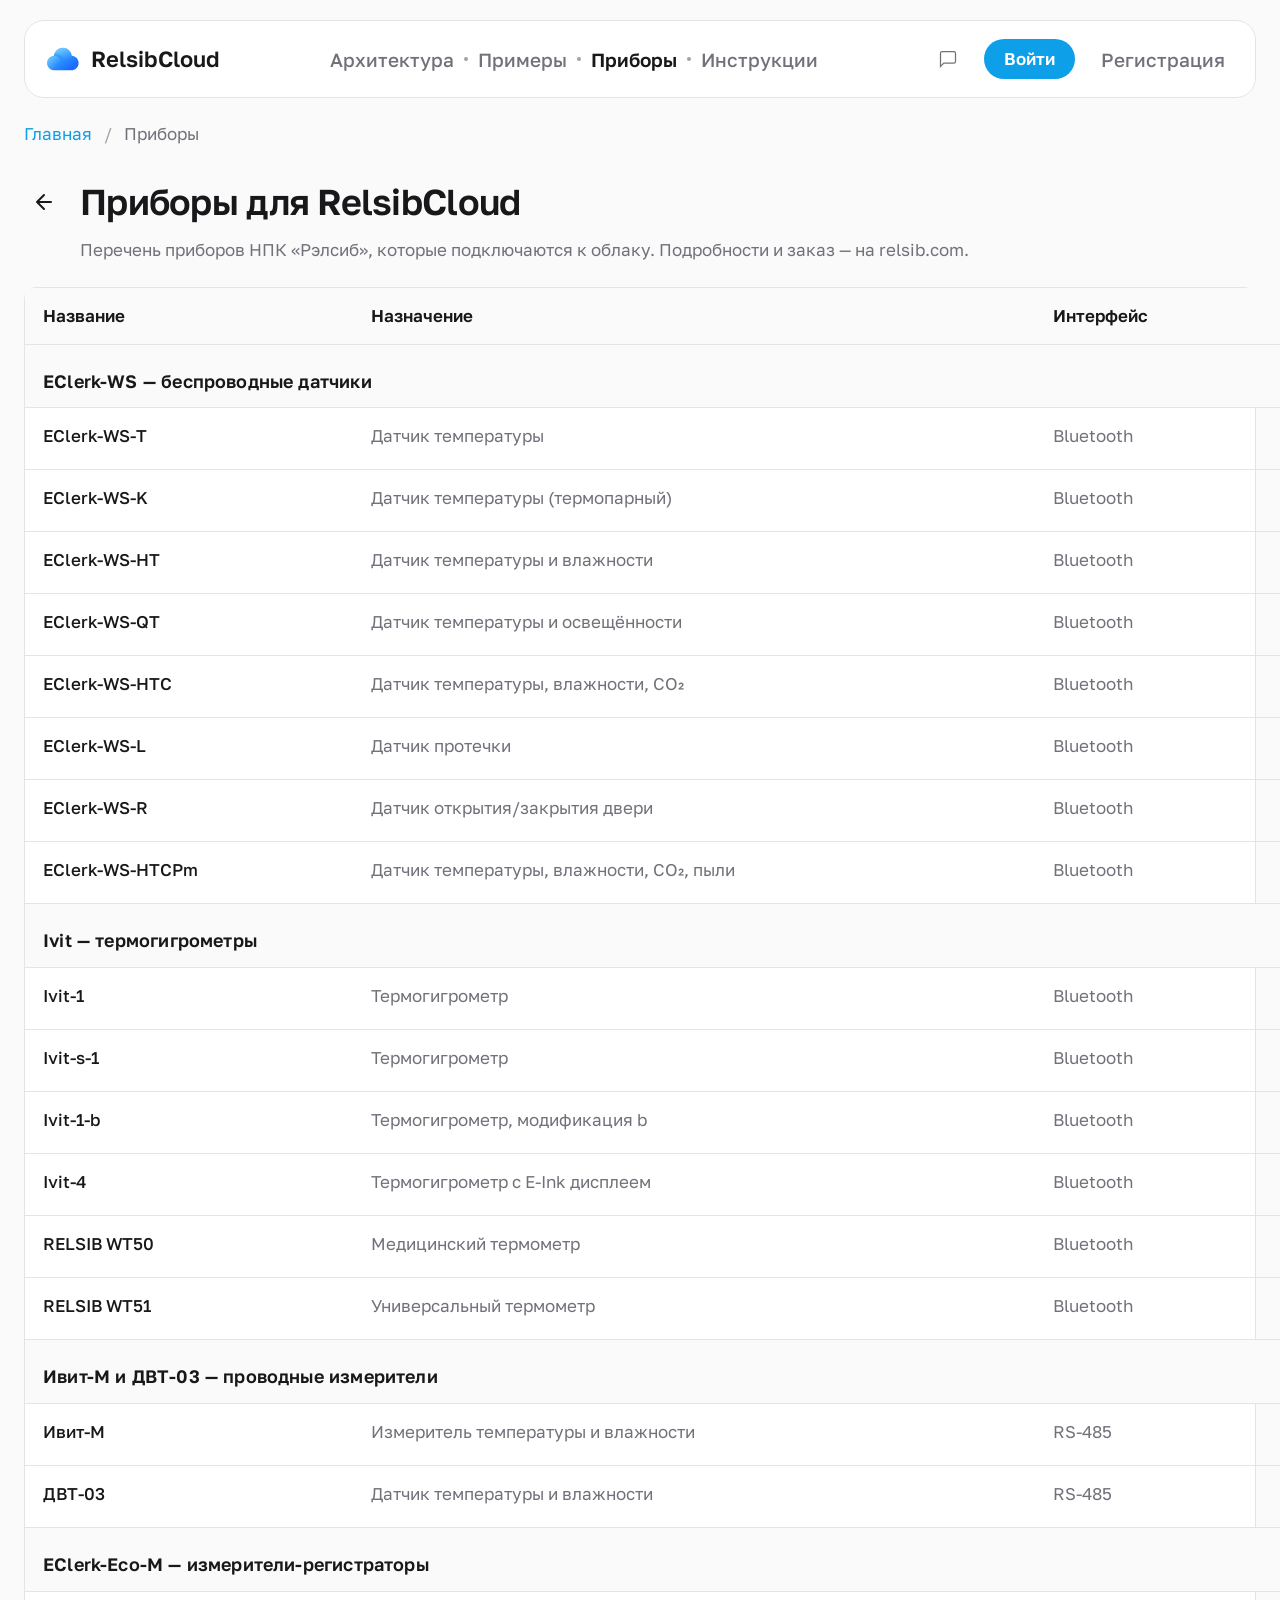
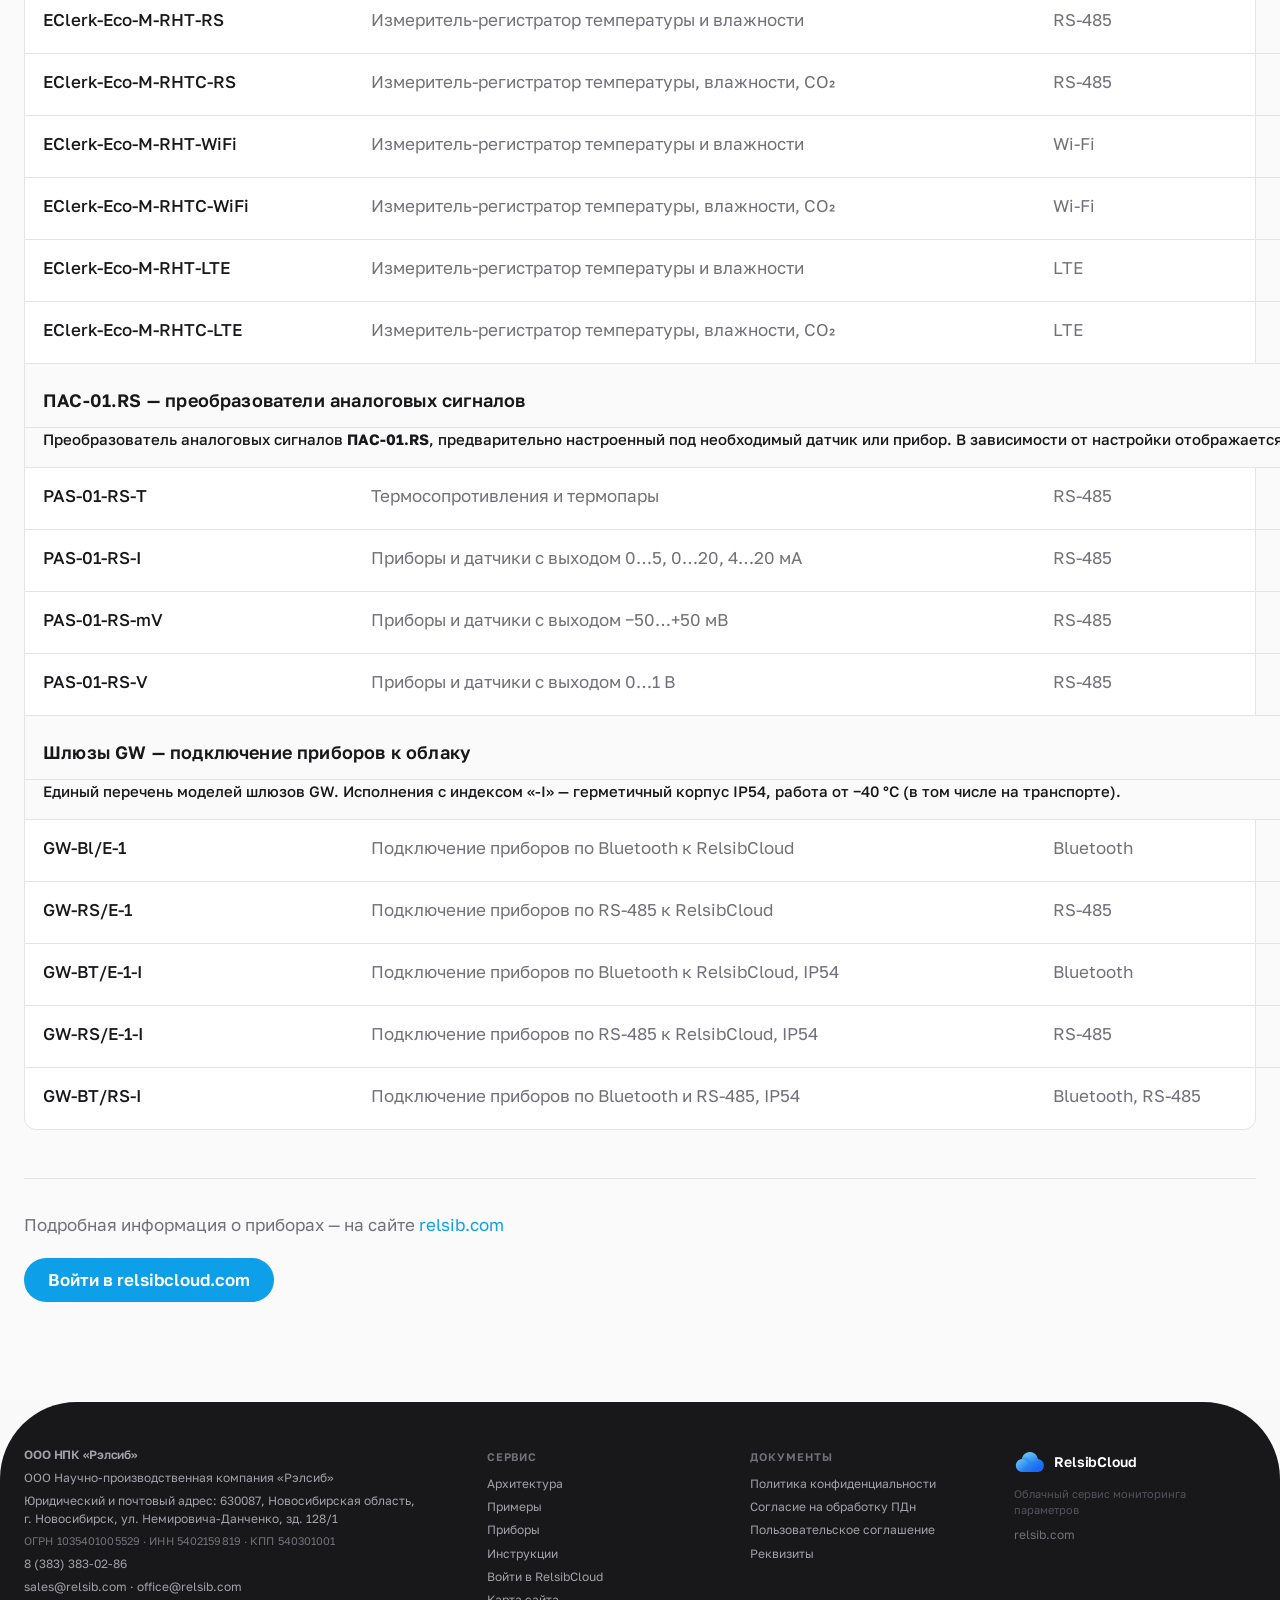
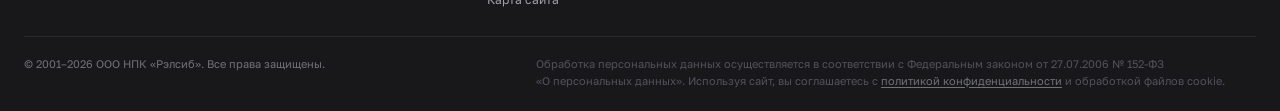
<file: devices.html>
<!DOCTYPE html>
<html lang="ru">
<head>
  <meta charset="UTF-8">
  <meta name="viewport" content="width=device-width, initial-scale=1.0">
  <title>Приборы для RelsibCloud — датчики, термогигрометры, шлюзы GW | каталог</title>
  <meta name="description" content="Каталог приборов НПК «Рэлсиб» для RelsibCloud: EClerk-WS, Ivit, EClerk-Eco-M, шлюзы GW, ПАС-01.RS. Bluetooth, RS-485, Wi‑Fi, LTE. Ссылки на покупку.">
  <meta name="keywords" content="приборы RelsibCloud, EClerk-WS, Ivit, термогигрометр, шлюз GW, датчики Bluetooth, RS-485, Wi-Fi LTE, НПК Рэлсиб">
  <meta name="author" content="ООО НПК «Рэлсиб»">
  <meta name="robots" content="index, follow, max-image-preview:large, max-snippet:-1, max-video-preview:-1">
  <meta name="theme-color" content="#0e9fe9">
  <link rel="canonical" href="https://relsibcloud.com/devices.html">
  <link rel="alternate" hreflang="ru" href="https://relsibcloud.com/devices.html">
  <meta property="og:type" content="website">
  <meta property="og:site_name" content="RelsibCloud">
  <meta property="og:locale" content="ru_RU">
  <meta property="og:title" content="Приборы для RelsibCloud — каталог датчиков и шлюзов">
  <meta property="og:description" content="Полный перечень приборов НПК «Рэлсиб» для подключения к облаку: беспроводные датчики, термогигрометры, шлюзы и преобразователи.">
  <meta property="og:url" content="https://relsibcloud.com/devices.html">
  <meta property="og:image" content="https://relsibcloud.com/Images/devices/Catalog/Eclerk-ECO-M.png">
  <meta property="og:image:alt" content="Приборы EClerk-Eco-M для RelsibCloud">
  <meta name="twitter:card" content="summary_large_image">
  <meta name="twitter:title" content="Приборы для RelsibCloud — каталог">
  <meta name="twitter:description" content="Датчики, термогигрометры и шлюзы НПК «Рэлсиб» для облачного мониторинга.">
  <meta name="twitter:image" content="https://relsibcloud.com/Images/devices/Catalog/Eclerk-ECO-M.png">
  <link rel="icon" type="image/svg+xml" href="Images/Logo/Cloud_logo.svg">
  <link rel="apple-touch-icon" href="Images/Logo/Cloud_logo.svg">
  <link rel="preconnect" href="https://fonts.googleapis.com">
  <link rel="preconnect" href="https://fonts.gstatic.com" crossorigin>
  <link href="https://fonts.googleapis.com/css2?family=Golos+Text:wght@400..900&display=swap" rel="stylesheet">
  <link rel="stylesheet" href="styles.css?v=20260822e">
  <script type="application/ld+json">
  {
    "@context": "https://schema.org",
    "@graph": [
      {
        "@type": "WebPage",
        "@id": "https://relsibcloud.com/devices.html#webpage",
        "url": "https://relsibcloud.com/devices.html",
        "name": "Приборы для RelsibCloud",
        "description": "Каталог приборов НПК «Рэлсиб», совместимых с облачным сервисом RelsibCloud.",
        "isPartOf": { "@id": "https://relsibcloud.com/#website" },
        "inLanguage": "ru-RU"
      },
      {
        "@type": "BreadcrumbList",
        "@id": "https://relsibcloud.com/devices.html#breadcrumb",
        "itemListElement": [
          { "@type": "ListItem", "position": 1, "name": "Главная", "item": "https://relsibcloud.com/" },
          { "@type": "ListItem", "position": 2, "name": "Приборы", "item": "https://relsibcloud.com/devices.html" }
        ]
      },
      {
        "@type": "ItemList",
        "@id": "https://relsibcloud.com/devices.html#catalog",
        "name": "Приборы для RelsibCloud",
        "description": "Перечень датчиков, термогигрометров, шлюзов и преобразователей НПК «Рэлсиб»",
        "numberOfItems": 6,
        "itemListElement": [
          { "@type": "ListItem", "position": 1, "name": "EClerk-WS — беспроводные Bluetooth-датчики" },
          { "@type": "ListItem", "position": 2, "name": "Ivit / RELSIB WT — термогигрометры" },
          { "@type": "ListItem", "position": 3, "name": "Ивит-М, ДВТ-03 — измерители RS-485" },
          { "@type": "ListItem", "position": 4, "name": "EClerk-Eco-M — Wi‑Fi, LTE, RS-485" },
          { "@type": "ListItem", "position": 5, "name": "ПАС-01.RS — преобразователи аналоговых сигналов" },
          { "@type": "ListItem", "position": 6, "name": "Шлюзы GW — Bluetooth и RS-485 в Ethernet (в т.ч. IP54)" }
        ]
      }
    ]
  }
  </script>
  <!-- Yandex.Metrika counter -->
<script type="text/javascript">
  (function(m,e,t,r,i,k,a){
      m[i]=m[i]||function(){(m[i].a=m[i].a||[]).push(arguments)};
      m[i].l=1*new Date();
      for (var j = 0; j < document.scripts.length; j++) {if (document.scripts[j].src === r) { return; }}
      k=e.createElement(t),a=e.getElementsByTagName(t)[0],k.async=1,k.src=r,a.parentNode.insertBefore(k,a)
  })(window, document,'script','https://mc.yandex.ru/metrika/tag.js?id=111382488', 'ym');

  ym(111382488, 'init', {ssr:true, webvisor:true, clickmap:true, ecommerce:"dataLayer", referrer: document.referrer, url: location.href, accurateTrackBounce:true, trackLinks:true});
</script>
<noscript><div><img src="https://mc.yandex.ru/watch/111382488" style="position:absolute; left:-9999px;" alt="" /></div></noscript>
<!-- /Yandex.Metrika counter -->
</head>
<body>
  <div class="loader" id="loader" aria-hidden="true">
    <div class="loader__grid"></div>
    <div class="loader__box" aria-label="Загрузка">
      <div class="loader__square"></div>
      <div class="loader__square"></div>
      <div class="loader__square"></div>
      <div class="loader__square"></div>
      <div class="loader__square"></div>
      <div class="loader__square"></div>
      <div class="loader__square"></div>
    </div>
  </div>
  <header class="header">
    <div class="header__pill">
      <a href="index.html" class="header__logo" aria-label="RelsibCloud">
        <img src="Images/Logo/Cloud_logo.svg" alt="" width="36" height="36" class="header__logo-img">
        <span class="header__logo-text">RelsibCloud</span>
      </a>
      <nav class="header__nav">
        <a href="index.html#architecture" class="header__nav-item">Архитектура</a>
        <span class="header__sep"></span>
        <a href="index.html#use-cases" class="header__nav-item">Примеры</a>
        <span class="header__sep"></span>
        <a href="devices.html" class="header__nav-item header__nav-item--active">Приборы</a>
        <span class="header__sep"></span>
        <a href="index.html#instructions" class="header__nav-item">Инструкции</a>
      </nav>
      <div class="header__right">
        <a href="https://app2.relsibcloud.com/login/" class="header__icon" title="Войти" aria-label="Войти">
          <svg width="20" height="20" viewBox="0 0 24 24" fill="none" stroke="currentColor" stroke-width="1.5"><path d="M21 15a2 2 0 0 1-2 2H7l-4 4V5a2 2 0 0 1 2-2h14a2 2 0 0 1 2 2z"/></svg>
        </a>
        <a href="https://app2.relsibcloud.com/login/" class="btn btn--primary header__auth-btn">Войти</a>
        <a href="https://app2.relsibcloud.com/join/" class="header__nav-item header__auth-link">Регистрация</a>
        <button type="button" class="header__burger" aria-label="Открыть меню" aria-expanded="false">
          <span class="header__burger-line"></span>
          <span class="header__burger-line"></span>
          <span class="header__burger-line"></span>
        </button>
      </div>
    </div>
    <div class="header__menu-overlay" aria-hidden="true" inert></div>
    <div class="header__menu" aria-hidden="true" hidden inert>
      <button type="button" class="header__menu-close" aria-label="Закрыть меню">
        <svg width="24" height="24" viewBox="0 0 24 24" fill="none" stroke="currentColor" stroke-width="2" stroke-linecap="round"><line x1="18" y1="6" x2="6" y2="18"/><line x1="6" y1="6" x2="18" y2="18"/></svg>
      </button>
      <nav class="header__menu-nav">
        <a href="index.html#architecture" class="header__menu-link">Архитектура</a>
        <a href="index.html#use-cases" class="header__menu-link">Примеры</a>
        <a href="devices.html" class="header__menu-link header__menu-link--active">Приборы</a>
        <a href="index.html#instructions" class="header__menu-link">Инструкции</a>
      </nav>
      <div class="header__menu-right">
        <a href="https://app2.relsibcloud.com/login/" class="btn btn--primary">Войти</a>
        <a href="https://app2.relsibcloud.com/join/" class="header__menu-link">Регистрация</a>
      </div>
    </div>
  </header>

  <main class="page page--catalog">
    <div class="page__inner">
      <nav class="breadcrumb">
        <a href="index.html">Главная</a>
        <span class="breadcrumb__sep">/</span>
        <span>Приборы</span>
      </nav>

      <header class="catalog-header">
        <a href="index.html#devices" class="catalog-header__back" aria-label="Назад">
          <svg width="24" height="24" viewBox="0 0 24 24" fill="none" stroke="currentColor" stroke-width="2" stroke-linecap="round" stroke-linejoin="round"><path d="M19 12H5M12 19l-7-7 7-7"/></svg>
        </a>
        <h1 class="catalog-header__title">Приборы для RelsibCloud</h1>
      </header>

      <p class="catalog-hero__lead">Перечень приборов НПК «Рэлсиб», которые подключаются к облаку. Подробности и заказ — на <a href="https://relsib.com/" target="_blank" rel="noopener">relsib.com</a>.</p>

      <div class="devices-table-wrap">
        <table class="devices-table">
          <thead>
            <tr>
              <th>Название</th>
              <th>Назначение</th>
              <th>Интерфейс</th>
              <th></th>
            </tr>
          </thead>
          <tbody>
            <tr class="devices-table__group">
              <th colspan="4">EClerk-WS — беспроводные датчики</th>
            </tr>
            <tr>
              <td>EClerk-WS-T</td>
              <td>Датчик температуры</td>
              <td>Bluetooth</td>
              <td class="devices-table__buy">
              <div class="device-card__dropdown">
                <button class="device-card__dropdown-btn" type="button" aria-expanded="false" aria-haspopup="true">Купить ▾</button>
                <ul class="device-card__dropdown-menu">
                  <li><a href="https://relsib.com/product/datchik-temperaturyeclerk-ws-t-i-s-bluetooth50" target="_blank" rel="noopener"><span class="device-card__menu-logo"><img src="Images/marketplaces/relsib-sign-logo.svg" alt="" width="24" height="24"></span>relsib.com</a></li>
                  <li><a href="https://www.ozon.ru/search/?text=%D0%A0%D1%8D%D0%BB%D1%81%D0%B8%D0%B1%20EClerk-WS-T" target="_blank" rel="noopener"><span class="device-card__menu-logo"><img src="Images/marketplaces/ozon-icon-logo.svg" alt="" width="24" height="24"></span>Ozon</a></li>
                  <li><a href="https://www.wildberries.ru/catalog/0/search.aspx?search=%D0%A0%D1%8D%D0%BB%D1%81%D0%B8%D0%B1" target="_blank" rel="noopener"><span class="device-card__menu-logo"><img src="Images/marketplaces/wildberries-sign-logo.svg" alt="" width="24" height="24"></span>Wildberries</a></li>
                  <li><a href="https://market.yandex.ru/search?text=%D0%A0%D1%8D%D0%BB%D1%81%D0%B8%D0%B1" target="_blank" rel="noopener"><span class="device-card__menu-logo"><img src="Images/marketplaces/yandex-market-sign-logo.svg" alt="" width="24" height="24"></span>Яндекс Маркет</a></li>
                </ul>
              </div>
            </td>
            </tr>
            <tr>
              <td>EClerk-WS-K</td>
              <td>Датчик температуры (термопарный)</td>
              <td>Bluetooth</td>
              <td class="devices-table__buy">
              <div class="device-card__dropdown">
                <button class="device-card__dropdown-btn" type="button" aria-expanded="false" aria-haspopup="true">Купить ▾</button>
                <ul class="device-card__dropdown-menu">
                  <li><a href="https://relsib.com/product/besprovodnoj-datchik-temperatury-eclerk-ws-k-i-so-vhodom-k" target="_blank" rel="noopener"><span class="device-card__menu-logo"><img src="Images/marketplaces/relsib-sign-logo.svg" alt="" width="24" height="24"></span>relsib.com</a></li>
                  <li><a href="https://www.ozon.ru/search/?text=%D0%A0%D1%8D%D0%BB%D1%81%D0%B8%D0%B1%20EClerk-WS-K" target="_blank" rel="noopener"><span class="device-card__menu-logo"><img src="Images/marketplaces/ozon-icon-logo.svg" alt="" width="24" height="24"></span>Ozon</a></li>
                  <li><a href="https://www.wildberries.ru/catalog/0/search.aspx?search=%D0%A0%D1%8D%D0%BB%D1%81%D0%B8%D0%B1" target="_blank" rel="noopener"><span class="device-card__menu-logo"><img src="Images/marketplaces/wildberries-sign-logo.svg" alt="" width="24" height="24"></span>Wildberries</a></li>
                  <li><a href="https://market.yandex.ru/search?text=%D0%A0%D1%8D%D0%BB%D1%81%D0%B8%D0%B1" target="_blank" rel="noopener"><span class="device-card__menu-logo"><img src="Images/marketplaces/yandex-market-sign-logo.svg" alt="" width="24" height="24"></span>Яндекс Маркет</a></li>
                </ul>
              </div>
            </td>
            </tr>
            <tr>
              <td>EClerk-WS-HT</td>
              <td>Датчик температуры и влажности</td>
              <td>Bluetooth</td>
              <td class="devices-table__buy">
              <div class="device-card__dropdown">
                <button class="device-card__dropdown-btn" type="button" aria-expanded="false" aria-haspopup="true">Купить ▾</button>
                <ul class="device-card__dropdown-menu">
                  <li><a href="https://relsib.com/product/datchik-temperatury-i-vlazhnosti-eclerk-ws-ht-i" target="_blank" rel="noopener"><span class="device-card__menu-logo"><img src="Images/marketplaces/relsib-sign-logo.svg" alt="" width="24" height="24"></span>relsib.com</a></li>
                  <li><a href="https://www.ozon.ru/search/?text=%D0%A0%D1%8D%D0%BB%D1%81%D0%B8%D0%B1%20EClerk-WS-HT" target="_blank" rel="noopener"><span class="device-card__menu-logo"><img src="Images/marketplaces/ozon-icon-logo.svg" alt="" width="24" height="24"></span>Ozon</a></li>
                  <li><a href="https://www.wildberries.ru/catalog/0/search.aspx?search=%D0%A0%D1%8D%D0%BB%D1%81%D0%B8%D0%B1" target="_blank" rel="noopener"><span class="device-card__menu-logo"><img src="Images/marketplaces/wildberries-sign-logo.svg" alt="" width="24" height="24"></span>Wildberries</a></li>
                  <li><a href="https://market.yandex.ru/search?text=%D0%A0%D1%8D%D0%BB%D1%81%D0%B8%D0%B1" target="_blank" rel="noopener"><span class="device-card__menu-logo"><img src="Images/marketplaces/yandex-market-sign-logo.svg" alt="" width="24" height="24"></span>Яндекс Маркет</a></li>
                </ul>
              </div>
            </td>
            </tr>
            <tr>
              <td>EClerk-WS-QT</td>
              <td>Датчик температуры и освещённости</td>
              <td>Bluetooth</td>
              <td class="devices-table__buy">
              <div class="device-card__dropdown">
                <button class="device-card__dropdown-btn" type="button" aria-expanded="false" aria-haspopup="true">Купить ▾</button>
                <ul class="device-card__dropdown-menu">
                  <li><a href="https://relsib.com/product/datchik-temperatury-i-urovnya-osveschennosti-eclerk-ws-qt-m" target="_blank" rel="noopener"><span class="device-card__menu-logo"><img src="Images/marketplaces/relsib-sign-logo.svg" alt="" width="24" height="24"></span>relsib.com</a></li>
                  <li><a href="https://www.ozon.ru/search/?text=%D0%A0%D1%8D%D0%BB%D1%81%D0%B8%D0%B1%20EClerk-WS-QT" target="_blank" rel="noopener"><span class="device-card__menu-logo"><img src="Images/marketplaces/ozon-icon-logo.svg" alt="" width="24" height="24"></span>Ozon</a></li>
                  <li><a href="https://www.wildberries.ru/catalog/0/search.aspx?search=%D0%A0%D1%8D%D0%BB%D1%81%D0%B8%D0%B1" target="_blank" rel="noopener"><span class="device-card__menu-logo"><img src="Images/marketplaces/wildberries-sign-logo.svg" alt="" width="24" height="24"></span>Wildberries</a></li>
                  <li><a href="https://market.yandex.ru/search?text=%D0%A0%D1%8D%D0%BB%D1%81%D0%B8%D0%B1" target="_blank" rel="noopener"><span class="device-card__menu-logo"><img src="Images/marketplaces/yandex-market-sign-logo.svg" alt="" width="24" height="24"></span>Яндекс Маркет</a></li>
                </ul>
              </div>
            </td>
            </tr>
            <tr>
              <td>EClerk-WS-HTC</td>
              <td>Датчик температуры, влажности, СО₂</td>
              <td>Bluetooth</td>
              <td class="devices-table__buy">
              <div class="device-card__dropdown">
                <button class="device-card__dropdown-btn" type="button" aria-expanded="false" aria-haspopup="true">Купить ▾</button>
                <ul class="device-card__dropdown-menu">
                  <li><a href="https://relsib.com/product/datchik-temperatury-vlazhnosti-i-urovnya-so2-v-vozduhe-eclerk-ws-htc-m" target="_blank" rel="noopener"><span class="device-card__menu-logo"><img src="Images/marketplaces/relsib-sign-logo.svg" alt="" width="24" height="24"></span>relsib.com</a></li>
                  <li><a href="https://www.ozon.ru/search/?text=%D0%A0%D1%8D%D0%BB%D1%81%D0%B8%D0%B1%20EClerk-WS-HTC" target="_blank" rel="noopener"><span class="device-card__menu-logo"><img src="Images/marketplaces/ozon-icon-logo.svg" alt="" width="24" height="24"></span>Ozon</a></li>
                  <li><a href="https://www.wildberries.ru/catalog/0/search.aspx?search=%D0%A0%D1%8D%D0%BB%D1%81%D0%B8%D0%B1" target="_blank" rel="noopener"><span class="device-card__menu-logo"><img src="Images/marketplaces/wildberries-sign-logo.svg" alt="" width="24" height="24"></span>Wildberries</a></li>
                  <li><a href="https://market.yandex.ru/search?text=%D0%A0%D1%8D%D0%BB%D1%81%D0%B8%D0%B1" target="_blank" rel="noopener"><span class="device-card__menu-logo"><img src="Images/marketplaces/yandex-market-sign-logo.svg" alt="" width="24" height="24"></span>Яндекс Маркет</a></li>
                </ul>
              </div>
            </td>
            </tr>
            <tr>
              <td>EClerk-WS-L</td>
              <td>Датчик протечки</td>
              <td>Bluetooth</td>
              <td class="devices-table__buy">
              <div class="device-card__dropdown">
                <button class="device-card__dropdown-btn" type="button" aria-expanded="false" aria-haspopup="true">Купить ▾</button>
                <ul class="device-card__dropdown-menu">
                  <li><a href="https://relsib.com/product/datchik-protechki-eclerk-ws-l-i" target="_blank" rel="noopener"><span class="device-card__menu-logo"><img src="Images/marketplaces/relsib-sign-logo.svg" alt="" width="24" height="24"></span>relsib.com</a></li>
                  <li><a href="https://www.ozon.ru/search/?text=%D0%A0%D1%8D%D0%BB%D1%81%D0%B8%D0%B1%20EClerk-WS-L" target="_blank" rel="noopener"><span class="device-card__menu-logo"><img src="Images/marketplaces/ozon-icon-logo.svg" alt="" width="24" height="24"></span>Ozon</a></li>
                  <li><a href="https://www.wildberries.ru/catalog/0/search.aspx?search=%D0%A0%D1%8D%D0%BB%D1%81%D0%B8%D0%B1" target="_blank" rel="noopener"><span class="device-card__menu-logo"><img src="Images/marketplaces/wildberries-sign-logo.svg" alt="" width="24" height="24"></span>Wildberries</a></li>
                  <li><a href="https://market.yandex.ru/search?text=%D0%A0%D1%8D%D0%BB%D1%81%D0%B8%D0%B1" target="_blank" rel="noopener"><span class="device-card__menu-logo"><img src="Images/marketplaces/yandex-market-sign-logo.svg" alt="" width="24" height="24"></span>Яндекс Маркет</a></li>
                </ul>
              </div>
            </td>
            </tr>
            <tr>
              <td>EClerk-WS-R</td>
              <td>Датчик открытия/закрытия двери</td>
              <td>Bluetooth</td>
              <td class="devices-table__buy">
              <div class="device-card__dropdown">
                <button class="device-card__dropdown-btn" type="button" aria-expanded="false" aria-haspopup="true">Купить ▾</button>
                <ul class="device-card__dropdown-menu">
                  <li><a href="https://relsib.com/product/datchik-polozheniya-dverej-eclerk-ws-r-m" target="_blank" rel="noopener"><span class="device-card__menu-logo"><img src="Images/marketplaces/relsib-sign-logo.svg" alt="" width="24" height="24"></span>relsib.com</a></li>
                  <li><a href="https://www.ozon.ru/search/?text=%D0%A0%D1%8D%D0%BB%D1%81%D0%B8%D0%B1%20EClerk-WS-R" target="_blank" rel="noopener"><span class="device-card__menu-logo"><img src="Images/marketplaces/ozon-icon-logo.svg" alt="" width="24" height="24"></span>Ozon</a></li>
                  <li><a href="https://www.wildberries.ru/catalog/0/search.aspx?search=%D0%A0%D1%8D%D0%BB%D1%81%D0%B8%D0%B1" target="_blank" rel="noopener"><span class="device-card__menu-logo"><img src="Images/marketplaces/wildberries-sign-logo.svg" alt="" width="24" height="24"></span>Wildberries</a></li>
                  <li><a href="https://market.yandex.ru/search?text=%D0%A0%D1%8D%D0%BB%D1%81%D0%B8%D0%B1" target="_blank" rel="noopener"><span class="device-card__menu-logo"><img src="Images/marketplaces/yandex-market-sign-logo.svg" alt="" width="24" height="24"></span>Яндекс Маркет</a></li>
                </ul>
              </div>
            </td>
            </tr>
            <tr>
              <td>EClerk-WS-HTCPm</td>
              <td>Датчик температуры, влажности, СО₂, пыли</td>
              <td>Bluetooth</td>
              <td class="devices-table__buy">
              <div class="device-card__dropdown">
                <button class="device-card__dropdown-btn" type="button" aria-expanded="false" aria-haspopup="true">Купить ▾</button>
                <ul class="device-card__dropdown-menu">
                  <li><a href="https://relsib.com/catalog/eclerk-wm/" target="_blank" rel="noopener"><span class="device-card__menu-logo"><img src="Images/marketplaces/relsib-sign-logo.svg" alt="" width="24" height="24"></span>relsib.com</a></li>
                  <li><a href="https://www.ozon.ru/search/?text=%D0%A0%D1%8D%D0%BB%D1%81%D0%B8%D0%B1%20EClerk-WS-HTCPm" target="_blank" rel="noopener"><span class="device-card__menu-logo"><img src="Images/marketplaces/ozon-icon-logo.svg" alt="" width="24" height="24"></span>Ozon</a></li>
                  <li><a href="https://www.wildberries.ru/catalog/0/search.aspx?search=%D0%A0%D1%8D%D0%BB%D1%81%D0%B8%D0%B1" target="_blank" rel="noopener"><span class="device-card__menu-logo"><img src="Images/marketplaces/wildberries-sign-logo.svg" alt="" width="24" height="24"></span>Wildberries</a></li>
                  <li><a href="https://market.yandex.ru/search?text=%D0%A0%D1%8D%D0%BB%D1%81%D0%B8%D0%B1" target="_blank" rel="noopener"><span class="device-card__menu-logo"><img src="Images/marketplaces/yandex-market-sign-logo.svg" alt="" width="24" height="24"></span>Яндекс Маркет</a></li>
                </ul>
              </div>
            </td>
            </tr>

            <tr class="devices-table__group">
              <th colspan="4">Ivit — термогигрометры</th>
            </tr>
            <tr>
              <td>Ivit-1</td>
              <td>Термогигрометр</td>
              <td>Bluetooth</td>
              <td class="devices-table__buy">
              <div class="device-card__dropdown">
                <button class="device-card__dropdown-btn" type="button" aria-expanded="false" aria-haspopup="true">Купить ▾</button>
                <ul class="device-card__dropdown-menu">
                  <li><a href="https://relsib.com/catalog/termogigrometry-ivit/" target="_blank" rel="noopener"><span class="device-card__menu-logo"><img src="Images/marketplaces/relsib-sign-logo.svg" alt="" width="24" height="24"></span>relsib.com</a></li>
                  <li><a href="https://www.ozon.ru/search/?text=%D0%A0%D1%8D%D0%BB%D1%81%D0%B8%D0%B1%20Ivit-1" target="_blank" rel="noopener"><span class="device-card__menu-logo"><img src="Images/marketplaces/ozon-icon-logo.svg" alt="" width="24" height="24"></span>Ozon</a></li>
                  <li><a href="https://www.wildberries.ru/catalog/0/search.aspx?search=%D0%A0%D1%8D%D0%BB%D1%81%D0%B8%D0%B1" target="_blank" rel="noopener"><span class="device-card__menu-logo"><img src="Images/marketplaces/wildberries-sign-logo.svg" alt="" width="24" height="24"></span>Wildberries</a></li>
                  <li><a href="https://market.yandex.ru/search?text=%D0%A0%D1%8D%D0%BB%D1%81%D0%B8%D0%B1" target="_blank" rel="noopener"><span class="device-card__menu-logo"><img src="Images/marketplaces/yandex-market-sign-logo.svg" alt="" width="24" height="24"></span>Яндекс Маркет</a></li>
                </ul>
              </div>
            </td>
            </tr>
            <tr>
              <td>Ivit-s-1</td>
              <td>Термогигрометр</td>
              <td>Bluetooth</td>
              <td class="devices-table__buy">
              <div class="device-card__dropdown">
                <button class="device-card__dropdown-btn" type="button" aria-expanded="false" aria-haspopup="true">Купить ▾</button>
                <ul class="device-card__dropdown-menu">
                  <li><a href="https://relsib.com/catalog/termogigrometry-ivit-s/" target="_blank" rel="noopener"><span class="device-card__menu-logo"><img src="Images/marketplaces/relsib-sign-logo.svg" alt="" width="24" height="24"></span>relsib.com</a></li>
                  <li><a href="https://www.ozon.ru/search/?text=%D0%A0%D1%8D%D0%BB%D1%81%D0%B8%D0%B1%20Ivit-s-1" target="_blank" rel="noopener"><span class="device-card__menu-logo"><img src="Images/marketplaces/ozon-icon-logo.svg" alt="" width="24" height="24"></span>Ozon</a></li>
                  <li><a href="https://www.wildberries.ru/catalog/0/search.aspx?search=%D0%A0%D1%8D%D0%BB%D1%81%D0%B8%D0%B1" target="_blank" rel="noopener"><span class="device-card__menu-logo"><img src="Images/marketplaces/wildberries-sign-logo.svg" alt="" width="24" height="24"></span>Wildberries</a></li>
                  <li><a href="https://market.yandex.ru/search?text=%D0%A0%D1%8D%D0%BB%D1%81%D0%B8%D0%B1" target="_blank" rel="noopener"><span class="device-card__menu-logo"><img src="Images/marketplaces/yandex-market-sign-logo.svg" alt="" width="24" height="24"></span>Яндекс Маркет</a></li>
                </ul>
              </div>
            </td>
            </tr>
            <tr>
              <td>Ivit-1-b</td>
              <td>Термогигрометр, модификация b</td>
              <td>Bluetooth</td>
              <td class="devices-table__buy">
              <div class="device-card__dropdown">
                <button class="device-card__dropdown-btn" type="button" aria-expanded="false" aria-haspopup="true">Купить ▾</button>
                <ul class="device-card__dropdown-menu">
                  <li><a href="https://relsib.com/catalog/termogigrometry-ivit/" target="_blank" rel="noopener"><span class="device-card__menu-logo"><img src="Images/marketplaces/relsib-sign-logo.svg" alt="" width="24" height="24"></span>relsib.com</a></li>
                  <li><a href="https://www.ozon.ru/search/?text=%D0%A0%D1%8D%D0%BB%D1%81%D0%B8%D0%B1%20Ivit-1-b" target="_blank" rel="noopener"><span class="device-card__menu-logo"><img src="Images/marketplaces/ozon-icon-logo.svg" alt="" width="24" height="24"></span>Ozon</a></li>
                  <li><a href="https://www.wildberries.ru/catalog/0/search.aspx?search=%D0%A0%D1%8D%D0%BB%D1%81%D0%B8%D0%B1" target="_blank" rel="noopener"><span class="device-card__menu-logo"><img src="Images/marketplaces/wildberries-sign-logo.svg" alt="" width="24" height="24"></span>Wildberries</a></li>
                  <li><a href="https://market.yandex.ru/search?text=%D0%A0%D1%8D%D0%BB%D1%81%D0%B8%D0%B1" target="_blank" rel="noopener"><span class="device-card__menu-logo"><img src="Images/marketplaces/yandex-market-sign-logo.svg" alt="" width="24" height="24"></span>Яндекс Маркет</a></li>
                </ul>
              </div>
            </td>
            </tr>
            <tr>
              <td>Ivit-4</td>
              <td>Термогигрометр с E-Ink дисплеем</td>
              <td>Bluetooth</td>
              <td class="devices-table__buy">
              <div class="device-card__dropdown">
                <button class="device-card__dropdown-btn" type="button" aria-expanded="false" aria-haspopup="true">Купить ▾</button>
                <ul class="device-card__dropdown-menu">
                  <li><a href="https://relsib.com/product/termogigrometr-ivit-4" target="_blank" rel="noopener"><span class="device-card__menu-logo"><img src="Images/marketplaces/relsib-sign-logo.svg" alt="" width="24" height="24"></span>relsib.com</a></li>
                  <li><a href="https://www.ozon.ru/search/?text=%D0%A0%D1%8D%D0%BB%D1%81%D0%B8%D0%B1%20Ivit-4" target="_blank" rel="noopener"><span class="device-card__menu-logo"><img src="Images/marketplaces/ozon-icon-logo.svg" alt="" width="24" height="24"></span>Ozon</a></li>
                  <li><a href="https://www.wildberries.ru/catalog/0/search.aspx?search=%D0%A0%D1%8D%D0%BB%D1%81%D0%B8%D0%B1" target="_blank" rel="noopener"><span class="device-card__menu-logo"><img src="Images/marketplaces/wildberries-sign-logo.svg" alt="" width="24" height="24"></span>Wildberries</a></li>
                  <li><a href="https://market.yandex.ru/search?text=%D0%A0%D1%8D%D0%BB%D1%81%D0%B8%D0%B1" target="_blank" rel="noopener"><span class="device-card__menu-logo"><img src="Images/marketplaces/yandex-market-sign-logo.svg" alt="" width="24" height="24"></span>Яндекс Маркет</a></li>
                </ul>
              </div>
            </td>
            </tr>
            <tr>
              <td>RELSIB WT50</td>
              <td>Медицинский термометр</td>
              <td>Bluetooth</td>
              <td class="devices-table__buy">
              <div class="device-card__dropdown">
                <button class="device-card__dropdown-btn" type="button" aria-expanded="false" aria-haspopup="true">Купить ▾</button>
                <ul class="device-card__dropdown-menu">
                  <li><a href="https://relsib.com/product/perenosnoj-termogigrometr-relsib-wt50" target="_blank" rel="noopener"><span class="device-card__menu-logo"><img src="Images/marketplaces/relsib-sign-logo.svg" alt="" width="24" height="24"></span>relsib.com</a></li>
                  <li><a href="https://www.ozon.ru/search/?text=%D0%A0%D1%8D%D0%BB%D1%81%D0%B8%D0%B1%20RELSIB%20WT50" target="_blank" rel="noopener"><span class="device-card__menu-logo"><img src="Images/marketplaces/ozon-icon-logo.svg" alt="" width="24" height="24"></span>Ozon</a></li>
                  <li><a href="https://www.wildberries.ru/catalog/0/search.aspx?search=%D0%A0%D1%8D%D0%BB%D1%81%D0%B8%D0%B1" target="_blank" rel="noopener"><span class="device-card__menu-logo"><img src="Images/marketplaces/wildberries-sign-logo.svg" alt="" width="24" height="24"></span>Wildberries</a></li>
                  <li><a href="https://market.yandex.ru/search?text=%D0%A0%D1%8D%D0%BB%D1%81%D0%B8%D0%B1" target="_blank" rel="noopener"><span class="device-card__menu-logo"><img src="Images/marketplaces/yandex-market-sign-logo.svg" alt="" width="24" height="24"></span>Яндекс Маркет</a></li>
                </ul>
              </div>
            </td>
            </tr>
            <tr>
              <td>RELSIB WT51</td>
              <td>Универсальный термометр</td>
              <td>Bluetooth</td>
              <td class="devices-table__buy">
              <div class="device-card__dropdown">
                <button class="device-card__dropdown-btn" type="button" aria-expanded="false" aria-haspopup="true">Купить ▾</button>
                <ul class="device-card__dropdown-menu">
                  <li><a href="https://relsib.com/product/perenosnoj-termogigrometr-relsib-wt51" target="_blank" rel="noopener"><span class="device-card__menu-logo"><img src="Images/marketplaces/relsib-sign-logo.svg" alt="" width="24" height="24"></span>relsib.com</a></li>
                  <li><a href="https://www.ozon.ru/search/?text=%D0%A0%D1%8D%D0%BB%D1%81%D0%B8%D0%B1%20RELSIB%20WT51" target="_blank" rel="noopener"><span class="device-card__menu-logo"><img src="Images/marketplaces/ozon-icon-logo.svg" alt="" width="24" height="24"></span>Ozon</a></li>
                  <li><a href="https://www.wildberries.ru/catalog/0/search.aspx?search=%D0%A0%D1%8D%D0%BB%D1%81%D0%B8%D0%B1" target="_blank" rel="noopener"><span class="device-card__menu-logo"><img src="Images/marketplaces/wildberries-sign-logo.svg" alt="" width="24" height="24"></span>Wildberries</a></li>
                  <li><a href="https://market.yandex.ru/search?text=%D0%A0%D1%8D%D0%BB%D1%81%D0%B8%D0%B1" target="_blank" rel="noopener"><span class="device-card__menu-logo"><img src="Images/marketplaces/yandex-market-sign-logo.svg" alt="" width="24" height="24"></span>Яндекс Маркет</a></li>
                </ul>
              </div>
            </td>
            </tr>

            <tr class="devices-table__group">
              <th colspan="4">Ивит-М и ДВТ-03 — проводные измерители</th>
            </tr>
            <tr>
              <td>Ивит-М</td>
              <td>Измеритель температуры и влажности</td>
              <td>RS-485</td>
              <td class="devices-table__buy">
              <div class="device-card__dropdown">
                <button class="device-card__dropdown-btn" type="button" aria-expanded="false" aria-haspopup="true">Купить ▾</button>
                <ul class="device-card__dropdown-menu">
                  <li><a href="https://relsib.com/catalog/izmeriteli-vlazhnosti-i-temperatury-elektronnye-ivit-m/" target="_blank" rel="noopener"><span class="device-card__menu-logo"><img src="Images/marketplaces/relsib-sign-logo.svg" alt="" width="24" height="24"></span>relsib.com</a></li>
                  <li><a href="https://www.ozon.ru/search/?text=%D0%A0%D1%8D%D0%BB%D1%81%D0%B8%D0%B1%20%D0%98%D0%B2%D0%B8%D1%82-%D0%9C" target="_blank" rel="noopener"><span class="device-card__menu-logo"><img src="Images/marketplaces/ozon-icon-logo.svg" alt="" width="24" height="24"></span>Ozon</a></li>
                  <li><a href="https://www.wildberries.ru/catalog/0/search.aspx?search=%D0%A0%D1%8D%D0%BB%D1%81%D0%B8%D0%B1" target="_blank" rel="noopener"><span class="device-card__menu-logo"><img src="Images/marketplaces/wildberries-sign-logo.svg" alt="" width="24" height="24"></span>Wildberries</a></li>
                  <li><a href="https://market.yandex.ru/search?text=%D0%A0%D1%8D%D0%BB%D1%81%D0%B8%D0%B1" target="_blank" rel="noopener"><span class="device-card__menu-logo"><img src="Images/marketplaces/yandex-market-sign-logo.svg" alt="" width="24" height="24"></span>Яндекс Маркет</a></li>
                </ul>
              </div>
            </td>
            </tr>
            <tr>
              <td>ДВТ-03</td>
              <td>Датчик температуры и влажности</td>
              <td>RS-485</td>
              <td class="devices-table__buy">
              <div class="device-card__dropdown">
                <button class="device-card__dropdown-btn" type="button" aria-expanded="false" aria-haspopup="true">Купить ▾</button>
                <ul class="device-card__dropdown-menu">
                  <li><a href="https://relsib.com/catalog/datchiki-vlazhnosti-i-temperatury-dvt-03/" target="_blank" rel="noopener"><span class="device-card__menu-logo"><img src="Images/marketplaces/relsib-sign-logo.svg" alt="" width="24" height="24"></span>relsib.com</a></li>
                  <li><a href="https://www.ozon.ru/search/?text=%D0%A0%D1%8D%D0%BB%D1%81%D0%B8%D0%B1%20%D0%94%D0%92%D0%A2-03" target="_blank" rel="noopener"><span class="device-card__menu-logo"><img src="Images/marketplaces/ozon-icon-logo.svg" alt="" width="24" height="24"></span>Ozon</a></li>
                  <li><a href="https://www.wildberries.ru/catalog/0/search.aspx?search=%D0%A0%D1%8D%D0%BB%D1%81%D0%B8%D0%B1" target="_blank" rel="noopener"><span class="device-card__menu-logo"><img src="Images/marketplaces/wildberries-sign-logo.svg" alt="" width="24" height="24"></span>Wildberries</a></li>
                  <li><a href="https://market.yandex.ru/search?text=%D0%A0%D1%8D%D0%BB%D1%81%D0%B8%D0%B1" target="_blank" rel="noopener"><span class="device-card__menu-logo"><img src="Images/marketplaces/yandex-market-sign-logo.svg" alt="" width="24" height="24"></span>Яндекс Маркет</a></li>
                </ul>
              </div>
            </td>
            </tr>

            <tr class="devices-table__group">
              <th colspan="4">EClerk-Eco-M — измерители-регистраторы</th>
            </tr>
            <tr>
              <td>EClerk-Eco-M-RHT-RS</td>
              <td>Измеритель-регистратор температуры и влажности</td>
              <td>RS-485</td>
              <td class="devices-table__buy">
              <div class="device-card__dropdown">
                <button class="device-card__dropdown-btn" type="button" aria-expanded="false" aria-haspopup="true">Купить ▾</button>
                <ul class="device-card__dropdown-menu">
                  <li><a href="https://relsib.com/product/izmeritel-registrator-eclerk-eco-m-rht-01-" target="_blank" rel="noopener"><span class="device-card__menu-logo"><img src="Images/marketplaces/relsib-sign-logo.svg" alt="" width="24" height="24"></span>relsib.com</a></li>
                  <li><a href="https://www.ozon.ru/search/?text=%D0%A0%D1%8D%D0%BB%D1%81%D0%B8%D0%B1%20EClerk-Eco-M-RHT-RS" target="_blank" rel="noopener"><span class="device-card__menu-logo"><img src="Images/marketplaces/ozon-icon-logo.svg" alt="" width="24" height="24"></span>Ozon</a></li>
                  <li><a href="https://www.wildberries.ru/catalog/0/search.aspx?search=%D0%A0%D1%8D%D0%BB%D1%81%D0%B8%D0%B1" target="_blank" rel="noopener"><span class="device-card__menu-logo"><img src="Images/marketplaces/wildberries-sign-logo.svg" alt="" width="24" height="24"></span>Wildberries</a></li>
                  <li><a href="https://market.yandex.ru/search?text=%D0%A0%D1%8D%D0%BB%D1%81%D0%B8%D0%B1" target="_blank" rel="noopener"><span class="device-card__menu-logo"><img src="Images/marketplaces/yandex-market-sign-logo.svg" alt="" width="24" height="24"></span>Яндекс Маркет</a></li>
                </ul>
              </div>
            </td>
            </tr>
            <tr>
              <td>EClerk-Eco-M-RHTC-RS</td>
              <td>Измеритель-регистратор температуры, влажности, СО₂</td>
              <td>RS-485</td>
              <td class="devices-table__buy">
              <div class="device-card__dropdown">
                <button class="device-card__dropdown-btn" type="button" aria-expanded="false" aria-haspopup="true">Купить ▾</button>
                <ul class="device-card__dropdown-menu">
                  <li><a href="https://relsib.com/product/izmeritel-registrator-eclerk-eco-m-rhtc-01-" target="_blank" rel="noopener"><span class="device-card__menu-logo"><img src="Images/marketplaces/relsib-sign-logo.svg" alt="" width="24" height="24"></span>relsib.com</a></li>
                  <li><a href="https://www.ozon.ru/search/?text=%D0%A0%D1%8D%D0%BB%D1%81%D0%B8%D0%B1%20EClerk-Eco-M-RHTC-RS" target="_blank" rel="noopener"><span class="device-card__menu-logo"><img src="Images/marketplaces/ozon-icon-logo.svg" alt="" width="24" height="24"></span>Ozon</a></li>
                  <li><a href="https://www.wildberries.ru/catalog/0/search.aspx?search=%D0%A0%D1%8D%D0%BB%D1%81%D0%B8%D0%B1" target="_blank" rel="noopener"><span class="device-card__menu-logo"><img src="Images/marketplaces/wildberries-sign-logo.svg" alt="" width="24" height="24"></span>Wildberries</a></li>
                  <li><a href="https://market.yandex.ru/search?text=%D0%A0%D1%8D%D0%BB%D1%81%D0%B8%D0%B1" target="_blank" rel="noopener"><span class="device-card__menu-logo"><img src="Images/marketplaces/yandex-market-sign-logo.svg" alt="" width="24" height="24"></span>Яндекс Маркет</a></li>
                </ul>
              </div>
            </td>
            </tr>
            <tr>
              <td>EClerk-Eco-M-RHT-WiFi</td>
              <td>Измеритель-регистратор температуры и влажности</td>
              <td>Wi‑Fi</td>
              <td class="devices-table__buy">
              <div class="device-card__dropdown">
                <button class="device-card__dropdown-btn" type="button" aria-expanded="false" aria-haspopup="true">Купить ▾</button>
                <ul class="device-card__dropdown-menu">
                  <li><a href="https://relsib.com/product/izmeritel-registrator-parametrov-mikroklimata-eclerk-eco-m-rht-11-wifi" target="_blank" rel="noopener"><span class="device-card__menu-logo"><img src="Images/marketplaces/relsib-sign-logo.svg" alt="" width="24" height="24"></span>relsib.com</a></li>
                  <li><a href="https://www.ozon.ru/search/?text=%D0%A0%D1%8D%D0%BB%D1%81%D0%B8%D0%B1%20EClerk-Eco-M-RHT-WiFi" target="_blank" rel="noopener"><span class="device-card__menu-logo"><img src="Images/marketplaces/ozon-icon-logo.svg" alt="" width="24" height="24"></span>Ozon</a></li>
                  <li><a href="https://www.wildberries.ru/catalog/0/search.aspx?search=%D0%A0%D1%8D%D0%BB%D1%81%D0%B8%D0%B1" target="_blank" rel="noopener"><span class="device-card__menu-logo"><img src="Images/marketplaces/wildberries-sign-logo.svg" alt="" width="24" height="24"></span>Wildberries</a></li>
                  <li><a href="https://market.yandex.ru/search?text=%D0%A0%D1%8D%D0%BB%D1%81%D0%B8%D0%B1" target="_blank" rel="noopener"><span class="device-card__menu-logo"><img src="Images/marketplaces/yandex-market-sign-logo.svg" alt="" width="24" height="24"></span>Яндекс Маркет</a></li>
                </ul>
              </div>
            </td>
            </tr>
            <tr>
              <td>EClerk-Eco-M-RHTC-WiFi</td>
              <td>Измеритель-регистратор температуры, влажности, СО₂</td>
              <td>Wi‑Fi</td>
              <td class="devices-table__buy">
              <div class="device-card__dropdown">
                <button class="device-card__dropdown-btn" type="button" aria-expanded="false" aria-haspopup="true">Купить ▾</button>
                <ul class="device-card__dropdown-menu">
                  <li><a href="https://relsib.com/product/izmeritel-registrator-parametrov-mikroklimata-eclerk-eco-m-rhtc-11-wifi" target="_blank" rel="noopener"><span class="device-card__menu-logo"><img src="Images/marketplaces/relsib-sign-logo.svg" alt="" width="24" height="24"></span>relsib.com</a></li>
                  <li><a href="https://www.ozon.ru/search/?text=%D0%A0%D1%8D%D0%BB%D1%81%D0%B8%D0%B1%20EClerk-Eco-M-RHTC-WiFi" target="_blank" rel="noopener"><span class="device-card__menu-logo"><img src="Images/marketplaces/ozon-icon-logo.svg" alt="" width="24" height="24"></span>Ozon</a></li>
                  <li><a href="https://www.wildberries.ru/catalog/0/search.aspx?search=%D0%A0%D1%8D%D0%BB%D1%81%D0%B8%D0%B1" target="_blank" rel="noopener"><span class="device-card__menu-logo"><img src="Images/marketplaces/wildberries-sign-logo.svg" alt="" width="24" height="24"></span>Wildberries</a></li>
                  <li><a href="https://market.yandex.ru/search?text=%D0%A0%D1%8D%D0%BB%D1%81%D0%B8%D0%B1" target="_blank" rel="noopener"><span class="device-card__menu-logo"><img src="Images/marketplaces/yandex-market-sign-logo.svg" alt="" width="24" height="24"></span>Яндекс Маркет</a></li>
                </ul>
              </div>
            </td>
            </tr>
            <tr>
              <td>EClerk-Eco-M-RHT-LTE</td>
              <td>Измеритель-регистратор температуры и влажности</td>
              <td>LTE</td>
              <td class="devices-table__buy">
              <div class="device-card__dropdown">
                <button class="device-card__dropdown-btn" type="button" aria-expanded="false" aria-haspopup="true">Купить ▾</button>
                <ul class="device-card__dropdown-menu">
                  <li><a href="https://relsib.com/product/izmeritel-registrator-parametrov-mikroklimata-eclerk-eco-m-rht-11-lte" target="_blank" rel="noopener"><span class="device-card__menu-logo"><img src="Images/marketplaces/relsib-sign-logo.svg" alt="" width="24" height="24"></span>relsib.com</a></li>
                  <li><a href="https://www.ozon.ru/search/?text=%D0%A0%D1%8D%D0%BB%D1%81%D0%B8%D0%B1%20EClerk-Eco-M-RHT-LTE" target="_blank" rel="noopener"><span class="device-card__menu-logo"><img src="Images/marketplaces/ozon-icon-logo.svg" alt="" width="24" height="24"></span>Ozon</a></li>
                  <li><a href="https://www.wildberries.ru/catalog/0/search.aspx?search=%D0%A0%D1%8D%D0%BB%D1%81%D0%B8%D0%B1" target="_blank" rel="noopener"><span class="device-card__menu-logo"><img src="Images/marketplaces/wildberries-sign-logo.svg" alt="" width="24" height="24"></span>Wildberries</a></li>
                  <li><a href="https://market.yandex.ru/search?text=%D0%A0%D1%8D%D0%BB%D1%81%D0%B8%D0%B1" target="_blank" rel="noopener"><span class="device-card__menu-logo"><img src="Images/marketplaces/yandex-market-sign-logo.svg" alt="" width="24" height="24"></span>Яндекс Маркет</a></li>
                </ul>
              </div>
            </td>
            </tr>
            <tr>
              <td>EClerk-Eco-M-RHTC-LTE</td>
              <td>Измеритель-регистратор температуры, влажности, СО₂</td>
              <td>LTE</td>
              <td class="devices-table__buy">
              <div class="device-card__dropdown">
                <button class="device-card__dropdown-btn" type="button" aria-expanded="false" aria-haspopup="true">Купить ▾</button>
                <ul class="device-card__dropdown-menu">
                  <li><a href="https://relsib.com/product/izmeritel-registrator-parametrov-mikroklimata-eclerk-eco-m-rhtc-11-lte" target="_blank" rel="noopener"><span class="device-card__menu-logo"><img src="Images/marketplaces/relsib-sign-logo.svg" alt="" width="24" height="24"></span>relsib.com</a></li>
                  <li><a href="https://www.ozon.ru/search/?text=%D0%A0%D1%8D%D0%BB%D1%81%D0%B8%D0%B1%20EClerk-Eco-M-RHTC-LTE" target="_blank" rel="noopener"><span class="device-card__menu-logo"><img src="Images/marketplaces/ozon-icon-logo.svg" alt="" width="24" height="24"></span>Ozon</a></li>
                  <li><a href="https://www.wildberries.ru/catalog/0/search.aspx?search=%D0%A0%D1%8D%D0%BB%D1%81%D0%B8%D0%B1" target="_blank" rel="noopener"><span class="device-card__menu-logo"><img src="Images/marketplaces/wildberries-sign-logo.svg" alt="" width="24" height="24"></span>Wildberries</a></li>
                  <li><a href="https://market.yandex.ru/search?text=%D0%A0%D1%8D%D0%BB%D1%81%D0%B8%D0%B1" target="_blank" rel="noopener"><span class="device-card__menu-logo"><img src="Images/marketplaces/yandex-market-sign-logo.svg" alt="" width="24" height="24"></span>Яндекс Маркет</a></li>
                </ul>
              </div>
            </td>
            </tr>

            <tr class="devices-table__group">
              <th colspan="4">ПАС-01.RS — преобразователи аналоговых сигналов</th>
            </tr>
            <tr class="devices-table__note">
              <td colspan="4">Преобразователь аналоговых сигналов <strong>ПАС-01.RS</strong>, предварительно настроенный под необходимый датчик или прибор. В зависимости от настройки отображается в облаке как:</td>
            </tr>
            <tr>
              <td>PAS-01-RS-T</td>
              <td>Термосопротивления и термопары</td>
              <td>RS-485</td>
              <td class="devices-table__buy">
              <div class="device-card__dropdown">
                <button class="device-card__dropdown-btn" type="button" aria-expanded="false" aria-haspopup="true">Купить ▾</button>
                <ul class="device-card__dropdown-menu">
                  <li><a href="https://relsib.com/product/preobrazovatel-analogovyh-signalov-pas-01-rs" target="_blank" rel="noopener"><span class="device-card__menu-logo"><img src="Images/marketplaces/relsib-sign-logo.svg" alt="" width="24" height="24"></span>relsib.com</a></li>
                  <li><a href="https://www.ozon.ru/search/?text=%D0%A0%D1%8D%D0%BB%D1%81%D0%B8%D0%B1%20PAS-01-RS-T" target="_blank" rel="noopener"><span class="device-card__menu-logo"><img src="Images/marketplaces/ozon-icon-logo.svg" alt="" width="24" height="24"></span>Ozon</a></li>
                  <li><a href="https://www.wildberries.ru/catalog/0/search.aspx?search=%D0%A0%D1%8D%D0%BB%D1%81%D0%B8%D0%B1" target="_blank" rel="noopener"><span class="device-card__menu-logo"><img src="Images/marketplaces/wildberries-sign-logo.svg" alt="" width="24" height="24"></span>Wildberries</a></li>
                  <li><a href="https://market.yandex.ru/search?text=%D0%A0%D1%8D%D0%BB%D1%81%D0%B8%D0%B1" target="_blank" rel="noopener"><span class="device-card__menu-logo"><img src="Images/marketplaces/yandex-market-sign-logo.svg" alt="" width="24" height="24"></span>Яндекс Маркет</a></li>
                </ul>
              </div>
            </td>
            </tr>
            <tr>
              <td>PAS-01-RS-I</td>
              <td>Приборы и датчики с выходом 0…5, 0…20, 4…20 мА</td>
              <td>RS-485</td>
              <td class="devices-table__buy">
              <div class="device-card__dropdown">
                <button class="device-card__dropdown-btn" type="button" aria-expanded="false" aria-haspopup="true">Купить ▾</button>
                <ul class="device-card__dropdown-menu">
                  <li><a href="https://relsib.com/product/preobrazovatel-analogovyh-signalov-pas-01-rs" target="_blank" rel="noopener"><span class="device-card__menu-logo"><img src="Images/marketplaces/relsib-sign-logo.svg" alt="" width="24" height="24"></span>relsib.com</a></li>
                  <li><a href="https://www.ozon.ru/search/?text=%D0%A0%D1%8D%D0%BB%D1%81%D0%B8%D0%B1%20PAS-01-RS-I" target="_blank" rel="noopener"><span class="device-card__menu-logo"><img src="Images/marketplaces/ozon-icon-logo.svg" alt="" width="24" height="24"></span>Ozon</a></li>
                  <li><a href="https://www.wildberries.ru/catalog/0/search.aspx?search=%D0%A0%D1%8D%D0%BB%D1%81%D0%B8%D0%B1" target="_blank" rel="noopener"><span class="device-card__menu-logo"><img src="Images/marketplaces/wildberries-sign-logo.svg" alt="" width="24" height="24"></span>Wildberries</a></li>
                  <li><a href="https://market.yandex.ru/search?text=%D0%A0%D1%8D%D0%BB%D1%81%D0%B8%D0%B1" target="_blank" rel="noopener"><span class="device-card__menu-logo"><img src="Images/marketplaces/yandex-market-sign-logo.svg" alt="" width="24" height="24"></span>Яндекс Маркет</a></li>
                </ul>
              </div>
            </td>
            </tr>
            <tr>
              <td>PAS-01-RS-mV</td>
              <td>Приборы и датчики с выходом −50…+50 мВ</td>
              <td>RS-485</td>
              <td class="devices-table__buy">
              <div class="device-card__dropdown">
                <button class="device-card__dropdown-btn" type="button" aria-expanded="false" aria-haspopup="true">Купить ▾</button>
                <ul class="device-card__dropdown-menu">
                  <li><a href="https://relsib.com/product/preobrazovatel-analogovyh-signalov-pas-01-rs" target="_blank" rel="noopener"><span class="device-card__menu-logo"><img src="Images/marketplaces/relsib-sign-logo.svg" alt="" width="24" height="24"></span>relsib.com</a></li>
                  <li><a href="https://www.ozon.ru/search/?text=%D0%A0%D1%8D%D0%BB%D1%81%D0%B8%D0%B1%20PAS-01-RS-mV" target="_blank" rel="noopener"><span class="device-card__menu-logo"><img src="Images/marketplaces/ozon-icon-logo.svg" alt="" width="24" height="24"></span>Ozon</a></li>
                  <li><a href="https://www.wildberries.ru/catalog/0/search.aspx?search=%D0%A0%D1%8D%D0%BB%D1%81%D0%B8%D0%B1" target="_blank" rel="noopener"><span class="device-card__menu-logo"><img src="Images/marketplaces/wildberries-sign-logo.svg" alt="" width="24" height="24"></span>Wildberries</a></li>
                  <li><a href="https://market.yandex.ru/search?text=%D0%A0%D1%8D%D0%BB%D1%81%D0%B8%D0%B1" target="_blank" rel="noopener"><span class="device-card__menu-logo"><img src="Images/marketplaces/yandex-market-sign-logo.svg" alt="" width="24" height="24"></span>Яндекс Маркет</a></li>
                </ul>
              </div>
            </td>
            </tr>
            <tr>
              <td>PAS-01-RS-V</td>
              <td>Приборы и датчики с выходом 0…1 В</td>
              <td>RS-485</td>
              <td class="devices-table__buy">
              <div class="device-card__dropdown">
                <button class="device-card__dropdown-btn" type="button" aria-expanded="false" aria-haspopup="true">Купить ▾</button>
                <ul class="device-card__dropdown-menu">
                  <li><a href="https://relsib.com/product/preobrazovatel-analogovyh-signalov-pas-01-rs" target="_blank" rel="noopener"><span class="device-card__menu-logo"><img src="Images/marketplaces/relsib-sign-logo.svg" alt="" width="24" height="24"></span>relsib.com</a></li>
                  <li><a href="https://www.ozon.ru/search/?text=%D0%A0%D1%8D%D0%BB%D1%81%D0%B8%D0%B1%20PAS-01-RS-V" target="_blank" rel="noopener"><span class="device-card__menu-logo"><img src="Images/marketplaces/ozon-icon-logo.svg" alt="" width="24" height="24"></span>Ozon</a></li>
                  <li><a href="https://www.wildberries.ru/catalog/0/search.aspx?search=%D0%A0%D1%8D%D0%BB%D1%81%D0%B8%D0%B1" target="_blank" rel="noopener"><span class="device-card__menu-logo"><img src="Images/marketplaces/wildberries-sign-logo.svg" alt="" width="24" height="24"></span>Wildberries</a></li>
                  <li><a href="https://market.yandex.ru/search?text=%D0%A0%D1%8D%D0%BB%D1%81%D0%B8%D0%B1" target="_blank" rel="noopener"><span class="device-card__menu-logo"><img src="Images/marketplaces/yandex-market-sign-logo.svg" alt="" width="24" height="24"></span>Яндекс Маркет</a></li>
                </ul>
              </div>
            </td>
            </tr>

            <tr class="devices-table__group">
              <th colspan="4">Шлюзы GW — подключение приборов к облаку</th>
            </tr>
            <tr class="devices-table__note">
              <td colspan="4">Единый перечень моделей шлюзов GW. Исполнения с индексом «‑I» — герметичный корпус IP54, работа от −40 °C (в том числе на транспорте).</td>
            </tr>
            <tr>
              <td>GW-Bl/E-1</td>
              <td>Подключение приборов по Bluetooth к RelsibCloud</td>
              <td>Bluetooth</td>
              <td class="devices-table__buy">
              <div class="device-card__dropdown">
                <button class="device-card__dropdown-btn" type="button" aria-expanded="false" aria-haspopup="true">Купить ▾</button>
                <ul class="device-card__dropdown-menu">
                  <li><a href="https://relsib.com/product/preobrazovatel-interfejsov-gw-bte-1" target="_blank" rel="noopener"><span class="device-card__menu-logo"><img src="Images/marketplaces/relsib-sign-logo.svg" alt="" width="24" height="24"></span>relsib.com</a></li>
                  <li><a href="https://www.ozon.ru/search/?text=%D0%A0%D1%8D%D0%BB%D1%81%D0%B8%D0%B1%20GW-Bl/E-1" target="_blank" rel="noopener"><span class="device-card__menu-logo"><img src="Images/marketplaces/ozon-icon-logo.svg" alt="" width="24" height="24"></span>Ozon</a></li>
                  <li><a href="https://www.wildberries.ru/catalog/0/search.aspx?search=%D0%A0%D1%8D%D0%BB%D1%81%D0%B8%D0%B1" target="_blank" rel="noopener"><span class="device-card__menu-logo"><img src="Images/marketplaces/wildberries-sign-logo.svg" alt="" width="24" height="24"></span>Wildberries</a></li>
                  <li><a href="https://market.yandex.ru/search?text=%D0%A0%D1%8D%D0%BB%D1%81%D0%B8%D0%B1" target="_blank" rel="noopener"><span class="device-card__menu-logo"><img src="Images/marketplaces/yandex-market-sign-logo.svg" alt="" width="24" height="24"></span>Яндекс Маркет</a></li>
                </ul>
              </div>
            </td>
            </tr>
            <tr>
              <td>GW-RS/E-1</td>
              <td>Подключение приборов по RS-485 к RelsibCloud</td>
              <td>RS-485</td>
              <td class="devices-table__buy">
              <div class="device-card__dropdown">
                <button class="device-card__dropdown-btn" type="button" aria-expanded="false" aria-haspopup="true">Купить ▾</button>
                <ul class="device-card__dropdown-menu">
                  <li><a href="https://relsib.com/product/preobrazovatel-interfejsov-gw-rse-1" target="_blank" rel="noopener"><span class="device-card__menu-logo"><img src="Images/marketplaces/relsib-sign-logo.svg" alt="" width="24" height="24"></span>relsib.com</a></li>
                  <li><a href="https://www.ozon.ru/search/?text=%D0%A0%D1%8D%D0%BB%D1%81%D0%B8%D0%B1%20GW-RS/E-1" target="_blank" rel="noopener"><span class="device-card__menu-logo"><img src="Images/marketplaces/ozon-icon-logo.svg" alt="" width="24" height="24"></span>Ozon</a></li>
                  <li><a href="https://www.wildberries.ru/catalog/0/search.aspx?search=%D0%A0%D1%8D%D0%BB%D1%81%D0%B8%D0%B1" target="_blank" rel="noopener"><span class="device-card__menu-logo"><img src="Images/marketplaces/wildberries-sign-logo.svg" alt="" width="24" height="24"></span>Wildberries</a></li>
                  <li><a href="https://market.yandex.ru/search?text=%D0%A0%D1%8D%D0%BB%D1%81%D0%B8%D0%B1" target="_blank" rel="noopener"><span class="device-card__menu-logo"><img src="Images/marketplaces/yandex-market-sign-logo.svg" alt="" width="24" height="24"></span>Яндекс Маркет</a></li>
                </ul>
              </div>
            </td>
            </tr>
            <tr>
              <td>GW-BT/E-1-I</td>
              <td>Подключение приборов по Bluetooth к RelsibCloud, IP54</td>
              <td>Bluetooth</td>
              <td class="devices-table__buy">
              <div class="device-card__dropdown">
                <button class="device-card__dropdown-btn" type="button" aria-expanded="false" aria-haspopup="true">Купить ▾</button>
                <ul class="device-card__dropdown-menu">
                  <li><a href="https://relsib.com/product/preobrazovatel-interfejsov-shlyuz-gw-bt-e-1-i" target="_blank" rel="noopener"><span class="device-card__menu-logo"><img src="Images/marketplaces/relsib-sign-logo.svg" alt="" width="24" height="24"></span>relsib.com</a></li>
                  <li><a href="https://www.ozon.ru/search/?text=%D0%A0%D1%8D%D0%BB%D1%81%D0%B8%D0%B1%20GW-BT/E-1-I" target="_blank" rel="noopener"><span class="device-card__menu-logo"><img src="Images/marketplaces/ozon-icon-logo.svg" alt="" width="24" height="24"></span>Ozon</a></li>
                  <li><a href="https://www.wildberries.ru/catalog/0/search.aspx?search=%D0%A0%D1%8D%D0%BB%D1%81%D0%B8%D0%B1" target="_blank" rel="noopener"><span class="device-card__menu-logo"><img src="Images/marketplaces/wildberries-sign-logo.svg" alt="" width="24" height="24"></span>Wildberries</a></li>
                  <li><a href="https://market.yandex.ru/search?text=%D0%A0%D1%8D%D0%BB%D1%81%D0%B8%D0%B1" target="_blank" rel="noopener"><span class="device-card__menu-logo"><img src="Images/marketplaces/yandex-market-sign-logo.svg" alt="" width="24" height="24"></span>Яндекс Маркет</a></li>
                </ul>
              </div>
            </td>
            </tr>
            <tr>
              <td>GW-RS/E-1-I</td>
              <td>Подключение приборов по RS-485 к RelsibCloud, IP54</td>
              <td>RS-485</td>
              <td class="devices-table__buy">
              <div class="device-card__dropdown">
                <button class="device-card__dropdown-btn" type="button" aria-expanded="false" aria-haspopup="true">Купить ▾</button>
                <ul class="device-card__dropdown-menu">
                  <li><a href="https://relsib.com/product/preobrazovatel-interfejsov-shlyuz-gw-rs-e-1-i" target="_blank" rel="noopener"><span class="device-card__menu-logo"><img src="Images/marketplaces/relsib-sign-logo.svg" alt="" width="24" height="24"></span>relsib.com</a></li>
                  <li><a href="https://www.ozon.ru/search/?text=%D0%A0%D1%8D%D0%BB%D1%81%D0%B8%D0%B1%20GW-RS/E-1-I" target="_blank" rel="noopener"><span class="device-card__menu-logo"><img src="Images/marketplaces/ozon-icon-logo.svg" alt="" width="24" height="24"></span>Ozon</a></li>
                  <li><a href="https://www.wildberries.ru/catalog/0/search.aspx?search=%D0%A0%D1%8D%D0%BB%D1%81%D0%B8%D0%B1" target="_blank" rel="noopener"><span class="device-card__menu-logo"><img src="Images/marketplaces/wildberries-sign-logo.svg" alt="" width="24" height="24"></span>Wildberries</a></li>
                  <li><a href="https://market.yandex.ru/search?text=%D0%A0%D1%8D%D0%BB%D1%81%D0%B8%D0%B1" target="_blank" rel="noopener"><span class="device-card__menu-logo"><img src="Images/marketplaces/yandex-market-sign-logo.svg" alt="" width="24" height="24"></span>Яндекс Маркет</a></li>
                </ul>
              </div>
            </td>
            </tr>
            <tr>
              <td>GW-BT/RS-I</td>
              <td>Подключение приборов по Bluetooth и RS-485, IP54</td>
              <td>Bluetooth, RS-485</td>
              <td class="devices-table__buy">
              <div class="device-card__dropdown">
                <button class="device-card__dropdown-btn" type="button" aria-expanded="false" aria-haspopup="true">Купить ▾</button>
                <ul class="device-card__dropdown-menu">
                  <li><a href="https://relsib.com/product/preobrazovatel-interfejsov-shlyuz-gw-bt-rs-i" target="_blank" rel="noopener"><span class="device-card__menu-logo"><img src="Images/marketplaces/relsib-sign-logo.svg" alt="" width="24" height="24"></span>relsib.com</a></li>
                  <li><a href="https://www.ozon.ru/search/?text=%D0%A0%D1%8D%D0%BB%D1%81%D0%B8%D0%B1%20GW-BT/RS-I" target="_blank" rel="noopener"><span class="device-card__menu-logo"><img src="Images/marketplaces/ozon-icon-logo.svg" alt="" width="24" height="24"></span>Ozon</a></li>
                  <li><a href="https://www.wildberries.ru/catalog/0/search.aspx?search=%D0%A0%D1%8D%D0%BB%D1%81%D0%B8%D0%B1" target="_blank" rel="noopener"><span class="device-card__menu-logo"><img src="Images/marketplaces/wildberries-sign-logo.svg" alt="" width="24" height="24"></span>Wildberries</a></li>
                  <li><a href="https://market.yandex.ru/search?text=%D0%A0%D1%8D%D0%BB%D1%81%D0%B8%D0%B1" target="_blank" rel="noopener"><span class="device-card__menu-logo"><img src="Images/marketplaces/yandex-market-sign-logo.svg" alt="" width="24" height="24"></span>Яндекс Маркет</a></li>
                </ul>
              </div>
            </td>
            </tr>
          </tbody>
        </table>
      </div>

      <div class="page__cta">
        <p>Подробная информация о приборах — на сайте <a href="https://relsib.com/" target="_blank" rel="noopener">relsib.com</a></p>
        <a href="https://app2.relsibcloud.com/login/" class="btn btn--primary">Войти в relsibcloud.com</a>
      </div>
    </div>
  </main>

  <footer class="footer">
    <div class="footer__inner">
      <div class="footer__col footer__col--company">
        <p class="footer__title">ООО НПК «Рэлсиб»</p>
        <p class="footer__legal-name">ООО Научно-производственная компания «Рэлсиб»</p>
        <p>Юридический и почтовый адрес: 630087, Новосибирская область, г.&nbsp;Новосибирск, ул.&nbsp;Немировича-Данченко, зд.&nbsp;128/1</p>
        <p class="footer__ids">ОГРН&nbsp;1035401005529 · ИНН&nbsp;5402159819 · КПП&nbsp;540301001</p>
        <p><a href="tel:+73833830286">8 (383) 383-02-86</a></p>
        <p><a href="mailto:sales@relsib.com">sales@relsib.com</a> · <a href="mailto:office@relsib.com">office@relsib.com</a></p>
      </div>

      <div class="footer__col">
        <p class="footer__heading">Сервис</p>
        <nav class="footer__nav" aria-label="Разделы сайта">
          <a href="index.html#architecture">Архитектура</a>
          <a href="index.html#use-cases">Примеры</a>
          <a href="devices.html">Приборы</a>
          <a href="index.html#instructions">Инструкции</a>
          <a href="https://app2.relsibcloud.com/login/" target="_blank" rel="noopener">Войти в RelsibCloud</a>
          <a href="/sitemap.xml">Карта сайта</a>
        </nav>
      </div>

      <div class="footer__col">
        <p class="footer__heading">Документы</p>
        <nav class="footer__nav" aria-label="Юридические документы">
          <a href="https://relsib.com/company/consent/" target="_blank" rel="noopener">Политика конфиденциальности</a>
          <a href="https://relsib.com/company/consent/consent-form/" target="_blank" rel="noopener">Согласие на обработку ПДн</a>
          <a href="https://relsib.com/company/consent/user-agreement/" target="_blank" rel="noopener">Пользовательское соглашение</a>
          <a href="https://relsib.com/company/bank_details/" target="_blank" rel="noopener">Реквизиты</a>
        </nav>
      </div>

      <div class="footer__col footer__col--brand">
        <a href="index.html" class="footer__logo" aria-label="RelsibCloud">
          <img src="Images/Logo/Cloud_logo.svg" alt="" width="40" height="40" class="footer__logo-img">
          <span class="footer__logo-text">RelsibCloud</span>
        </a>
        <p class="footer__brand-note">Облачный сервис мониторинга параметров</p>
        <a class="footer__ext" href="https://relsib.com/" target="_blank" rel="noopener">relsib.com</a>
      </div>
    </div>

    <div class="footer__bottom">
      <p class="footer__copyright">© 2001–2026 ООО НПК «Рэлсиб». Все права защищены.</p>
      <p class="footer__pdn">Обработка персональных данных осуществляется в соответствии с Федеральным законом от&nbsp;27.07.2006 №&nbsp;152‑ФЗ «О&nbsp;персональных данных». Используя сайт, вы соглашаетесь с <a href="https://relsib.com/company/consent/" target="_blank" rel="noopener">политикой конфиденциальности</a> и обработкой файлов cookie.</p>
    </div>
  </footer>

  <script>
  (function() {
    var loader = document.getElementById('loader');
    function hideLoader() { if (loader) loader.classList.add('loader--hidden'); }
    if (document.readyState === 'complete') hideLoader();
    else window.addEventListener('load', hideLoader);

    var header = document.querySelector('.header');
    if (header) {
      var burger = header.querySelector('.header__burger');
      var overlay = header.querySelector('.header__menu-overlay');
      var menu = header.querySelector('.header__menu');
      function openMenu() {
        header.classList.add('header--menu-open');
        if (burger) burger.setAttribute('aria-expanded', 'true');
        if (overlay) {
          overlay.setAttribute('aria-hidden', 'false');
          overlay.removeAttribute('inert');
        }
        if (menu) {
          menu.setAttribute('aria-hidden', 'false');
          menu.removeAttribute('hidden');
          menu.removeAttribute('inert');
        }
        document.body.style.overflow = 'hidden';
      }
      function closeMenu() {
        header.classList.remove('header--menu-open');
        if (burger) burger.setAttribute('aria-expanded', 'false');
        if (overlay) {
          overlay.setAttribute('aria-hidden', 'true');
          overlay.setAttribute('inert', '');
        }
        if (menu) {
          menu.setAttribute('aria-hidden', 'true');
          menu.setAttribute('hidden', '');
          menu.setAttribute('inert', '');
        }
        document.body.style.overflow = '';
      }
      if (burger) burger.addEventListener('click', function() {
        header.classList.contains('header--menu-open') ? closeMenu() : openMenu();
      });
      if (overlay) overlay.addEventListener('click', closeMenu);
      var closeBtn = header.querySelector('.header__menu-close');
      if (closeBtn) closeBtn.addEventListener('click', closeMenu);
      if (menu) menu.querySelectorAll('a').forEach(function(a) { a.addEventListener('click', closeMenu); });
      document.addEventListener('keydown', function(e) {
        if (e.key === 'Escape' && header.classList.contains('header--menu-open')) closeMenu();
      });
    }

    function closeBuyDropdowns(except) {
      document.querySelectorAll('.device-card__dropdown.is-open').forEach(function(d) {
        if (except && d === except) return;
        d.classList.remove('is-open');
        var row = d.closest('tr');
        if (row) row.classList.remove('is-dropdown-open');
        var toggle = d.querySelector('button');
        if (toggle) toggle.setAttribute('aria-expanded', 'false');
      });
    }

    document.querySelectorAll('.device-card__dropdown-btn').forEach(function(btn) {
      btn.addEventListener('click', function(e) {
        e.stopPropagation();
        var dropdown = btn.closest('.device-card__dropdown');
        var row = btn.closest('tr');
        var willOpen = !dropdown.classList.contains('is-open');
        closeBuyDropdowns(willOpen ? dropdown : null);
        dropdown.classList.toggle('is-open', willOpen);
        if (row) row.classList.toggle('is-dropdown-open', willOpen);
        btn.setAttribute('aria-expanded', willOpen ? 'true' : 'false');
      });
    });
    document.addEventListener('click', function() { closeBuyDropdowns(); });
    document.addEventListener('keydown', function(e) {
      if (e.key === 'Escape') closeBuyDropdowns();
    });
  })();
  </script>
</body>
</html>
</file>
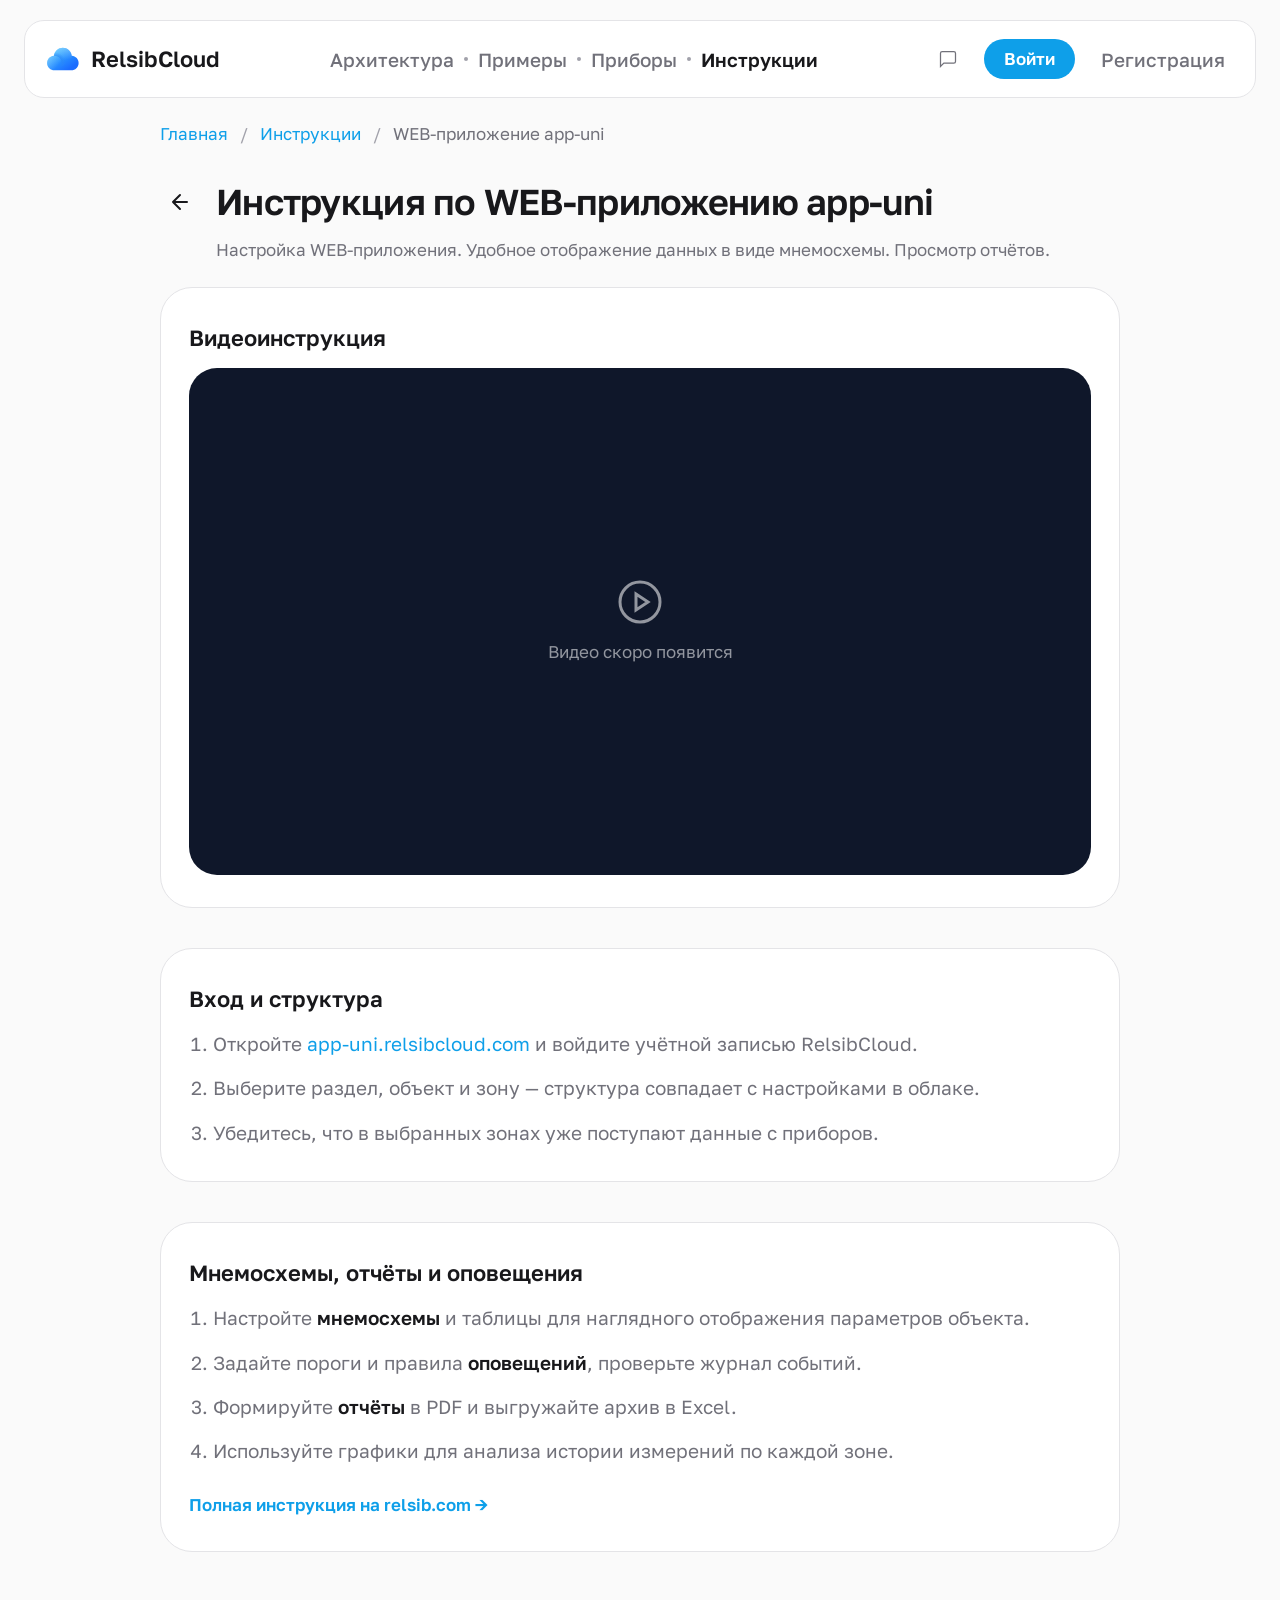
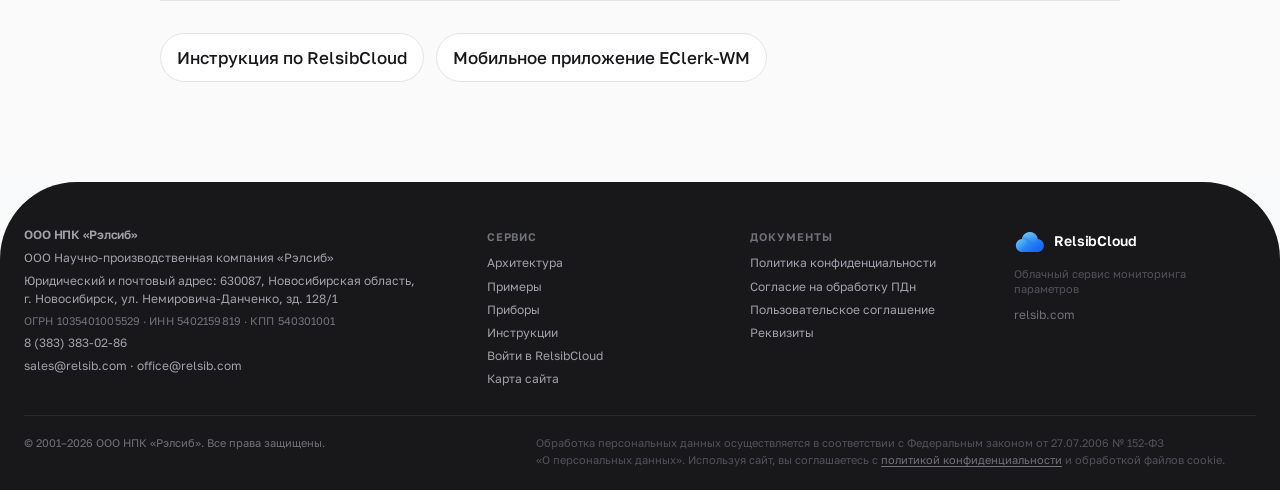
<file: instructions/app-uni.html>
<!DOCTYPE html>
<html lang="ru">
<head>
  <meta charset="UTF-8">
  <meta name="viewport" content="width=device-width, initial-scale=1.0">
  <title>Инструкция app-uni — WEB-приложение мнемосхем RelsibCloud</title>
  <meta name="description" content="Инструкция по WEB-приложению app-uni: вход, настройка мнемосхем, пороги оповещений, отчёты в PDF и экспорт в Excel для объектов RelsibCloud.">
  <meta name="keywords" content="app-uni, RelsibCloud, мнемосхема, WEB-приложение, отчёты, оповещения, мониторинг">
  <meta name="author" content="ООО НПК «Рэлсиб»">
  <meta name="robots" content="index, follow, max-image-preview:large, max-snippet:-1, max-video-preview:-1">
  <meta name="theme-color" content="#0e9fe9">
  <link rel="canonical" href="https://relsibcloud.com/instructions/app-uni.html">
  <link rel="alternate" hreflang="ru" href="https://relsibcloud.com/instructions/app-uni.html">
  <meta property="og:type" content="article">
  <meta property="og:site_name" content="RelsibCloud">
  <meta property="og:locale" content="ru_RU">
  <meta property="og:title" content="Инструкция app-uni — WEB-приложение мнемосхем">
  <meta property="og:description" content="Настройка мнемосхем, оповещений и отчётов в WEB-приложении app-uni.relsibcloud.com.">
  <meta property="og:url" content="https://relsibcloud.com/instructions/app-uni.html">
  <meta property="og:image" content="https://relsibcloud.com/Images/Mockups/App-uni-ios.png">
  <meta property="og:image:alt" content="WEB-приложение app-uni на смартфоне">
  <meta name="twitter:card" content="summary_large_image">
  <meta name="twitter:title" content="Инструкция app-uni">
  <meta name="twitter:description" content="Мнемосхемы, оповещения и отчёты в WEB-приложении RelsibCloud.">
  <meta name="twitter:image" content="https://relsibcloud.com/Images/Mockups/App-uni-ios.png">
  <link rel="icon" type="image/svg+xml" href="../Images/Logo/Cloud_logo.svg">
  <link rel="apple-touch-icon" href="../Images/Logo/Cloud_logo.svg">
  <link rel="preconnect" href="https://fonts.googleapis.com">
  <link rel="preconnect" href="https://fonts.gstatic.com" crossorigin>
  <link href="https://fonts.googleapis.com/css2?family=Golos+Text:wght@400..900&display=swap" rel="stylesheet">
  <link rel="stylesheet" href="../styles.css?v=20260822b">
  <script type="application/ld+json">
  {
    "@context": "https://schema.org",
    "@graph": [
      {
        "@type": "HowTo",
        "@id": "https://relsibcloud.com/instructions/app-uni.html#howto",
        "name": "Настройка WEB-приложения app-uni",
        "description": "Как работать с мнемосхемами, оповещениями и отчётами в app-uni.relsibcloud.com.",
        "inLanguage": "ru-RU",
        "image": "https://relsibcloud.com/Images/Mockups/App-uni-ios.png",
        "step": [
          { "@type": "HowToStep", "position": 1, "name": "Войти в app-uni", "text": "Откройте app-uni.relsibcloud.com и войдите учётной записью RelsibCloud." },
          { "@type": "HowToStep", "position": 2, "name": "Выбрать объект", "text": "Выберите раздел, объект и зону — структура совпадает с настройками в облаке." },
          { "@type": "HowToStep", "position": 3, "name": "Настроить мнемосхемы", "text": "Создайте мнемосхемы и таблицы для наглядного отображения параметров объекта." },
          { "@type": "HowToStep", "position": 4, "name": "Настроить оповещения и отчёты", "text": "Задайте пороги, проверьте журнал событий, формируйте отчёты PDF и выгрузку в Excel." }
        ]
      },
      {
        "@type": "BreadcrumbList",
        "itemListElement": [
          { "@type": "ListItem", "position": 1, "name": "Главная", "item": "https://relsibcloud.com/" },
          { "@type": "ListItem", "position": 2, "name": "Инструкции", "item": "https://relsibcloud.com/#instructions" },
          { "@type": "ListItem", "position": 3, "name": "app-uni", "item": "https://relsibcloud.com/instructions/app-uni.html" }
        ]
      }
    ]
  }
  </script>
  <!-- Yandex.Metrika counter -->
<script type="text/javascript">
  (function(m,e,t,r,i,k,a){
      m[i]=m[i]||function(){(m[i].a=m[i].a||[]).push(arguments)};
      m[i].l=1*new Date();
      for (var j = 0; j < document.scripts.length; j++) {if (document.scripts[j].src === r) { return; }}
      k=e.createElement(t),a=e.getElementsByTagName(t)[0],k.async=1,k.src=r,a.parentNode.insertBefore(k,a)
  })(window, document,'script','https://mc.yandex.ru/metrika/tag.js?id=111382488', 'ym');

  ym(111382488, 'init', {ssr:true, webvisor:true, clickmap:true, ecommerce:"dataLayer", referrer: document.referrer, url: location.href, accurateTrackBounce:true, trackLinks:true});
</script>
<noscript><div><img src="https://mc.yandex.ru/watch/111382488" style="position:absolute; left:-9999px;" alt="" /></div></noscript>
<!-- /Yandex.Metrika counter -->
</head>
<body>
  <div class="loader" id="loader" aria-hidden="true">
    <div class="loader__grid"></div>
    <div class="loader__box" aria-label="Загрузка">
      <div class="loader__square"></div>
      <div class="loader__square"></div>
      <div class="loader__square"></div>
      <div class="loader__square"></div>
      <div class="loader__square"></div>
      <div class="loader__square"></div>
      <div class="loader__square"></div>
    </div>
  </div>
  <header class="header">
    <div class="header__pill">
      <a href="../index.html" class="header__logo" aria-label="RelsibCloud">
        <img src="../Images/Logo/Cloud_logo.svg" alt="" width="36" height="36" class="header__logo-img">
        <span class="header__logo-text">RelsibCloud</span>
      </a>
      <nav class="header__nav">
        <a href="../index.html#architecture" class="header__nav-item">Архитектура</a>
        <span class="header__sep"></span>
        <a href="../index.html#use-cases" class="header__nav-item">Примеры</a>
        <span class="header__sep"></span>
        <a href="../devices.html" class="header__nav-item">Приборы</a>
        <span class="header__sep"></span>
        <a href="../index.html#instructions" class="header__nav-item header__nav-item--active">Инструкции</a>
      </nav>
      <div class="header__right">
        <a href="https://app2.relsibcloud.com/login/" class="header__icon" title="Войти" aria-label="Войти">
          <svg width="20" height="20" viewBox="0 0 24 24" fill="none" stroke="currentColor" stroke-width="1.5"><path d="M21 15a2 2 0 0 1-2 2H7l-4 4V5a2 2 0 0 1 2-2h14a2 2 0 0 1 2 2z"/></svg>
        </a>
        <a href="https://app2.relsibcloud.com/login/" class="btn btn--primary header__auth-btn">Войти</a>
        <a href="https://app2.relsibcloud.com/join/" class="header__nav-item header__auth-link">Регистрация</a>
        <button type="button" class="header__burger" aria-label="Открыть меню" aria-expanded="false">
          <span class="header__burger-line"></span>
          <span class="header__burger-line"></span>
          <span class="header__burger-line"></span>
        </button>
      </div>
    </div>
    <div class="header__menu-overlay" aria-hidden="true" inert></div>
    <div class="header__menu" aria-hidden="true" hidden inert>
      <button type="button" class="header__menu-close" aria-label="Закрыть меню">
        <svg width="24" height="24" viewBox="0 0 24 24" fill="none" stroke="currentColor" stroke-width="2" stroke-linecap="round"><line x1="18" y1="6" x2="6" y2="18"/><line x1="6" y1="6" x2="18" y2="18"/></svg>
      </button>
      <nav class="header__menu-nav">
        <a href="../index.html#architecture" class="header__menu-link">Архитектура</a>
        <a href="../index.html#use-cases" class="header__menu-link">Примеры</a>
        <a href="../devices.html" class="header__menu-link">Приборы</a>
        <a href="../index.html#instructions" class="header__menu-link header__menu-link--active">Инструкции</a>
      </nav>
      <div class="header__menu-right">
        <a href="https://app2.relsibcloud.com/login/" class="btn btn--primary">Войти</a>
        <a href="https://app2.relsibcloud.com/join/" class="header__menu-link">Регистрация</a>
      </div>
    </div>
  </header>

  <main class="page page--guide">
    <div class="page__inner">
      <nav class="breadcrumb" aria-label="Навигация">
        <a href="../index.html">Главная</a>
        <span class="breadcrumb__sep">/</span>
        <a href="../index.html#instructions">Инструкции</a>
        <span class="breadcrumb__sep">/</span>
        <span>WEB-приложение app-uni</span>
      </nav>

      <header class="catalog-header">
        <a href="../index.html#instructions" class="catalog-header__back" aria-label="Назад к инструкциям">
          <svg width="24" height="24" viewBox="0 0 24 24" fill="none" stroke="currentColor" stroke-width="2" stroke-linecap="round" stroke-linejoin="round"><path d="M19 12H5M12 19l-7-7 7-7"/></svg>
        </a>
        <h1 class="catalog-header__title">Инструкция по WEB-приложению app-uni</h1>
      </header>
      <p class="catalog-hero__lead">Настройка WEB-приложения. Удобное отображение данных в виде мнемосхемы. Просмотр отчётов.</p>

      <article class="guide">
        <section class="guide__section">
          <h2 class="guide__heading">Видеоинструкция</h2>
          <div class="guide__video-wrap">
            <!-- Вставьте iframe с YouTube или Rutube, например:
            <iframe src="https://www.youtube.com/embed/VIDEO_ID" title="Инструкция по app-uni" allow="accelerometer; autoplay; clipboard-write; encrypted-media; gyroscope; picture-in-picture" allowfullscreen></iframe>
            -->
            <div class="guide__video-placeholder">
              <svg width="48" height="48" viewBox="0 0 24 24" fill="none" stroke="currentColor" stroke-width="1.5" aria-hidden="true"><circle cx="12" cy="12" r="10"/><path d="M10 8l6 4-6 4V8z"/></svg>
              <p>Видео скоро появится</p>
            </div>
          </div>
        </section>

        <section class="guide__section">
          <h2 class="guide__heading">Вход и структура</h2>
          <ol class="guide__steps">
            <li>Откройте <a href="https://app-uni.relsibcloud.com" target="_blank" rel="noopener">app-uni.relsibcloud.com</a> и войдите учётной записью RelsibCloud.</li>
            <li>Выберите раздел, объект и зону — структура совпадает с настройками в облаке.</li>
            <li>Убедитесь, что в выбранных зонах уже поступают данные с приборов.</li>
          </ol>
        </section>

        <section class="guide__section">
          <h2 class="guide__heading">Мнемосхемы, отчёты и оповещения</h2>
          <ol class="guide__steps">
            <li>Настройте <strong>мнемосхемы</strong> и таблицы для наглядного отображения параметров объекта.</li>
            <li>Задайте пороги и правила <strong>оповещений</strong>, проверьте журнал событий.</li>
            <li>Формируйте <strong>отчёты</strong> в PDF и выгружайте архив в Excel.</li>
            <li>Используйте графики для анализа истории измерений по каждой зоне.</li>
          </ol>
          <p class="guide__more">
            <a href="https://relsib.com/relsibcloud/relsibcloud-webapp-instruction/" target="_blank" rel="noopener">Полная инструкция на relsib.com →</a>
          </p>
        </section>
      </article>

      <nav class="guide-nav" aria-label="Другие инструкции">
        <a href="relsibcloud.html" class="guide-nav__link">Инструкция по RelsibCloud</a>
        <a href="eclerk-wm.html" class="guide-nav__link">Мобильное приложение EClerk-WM</a>
      </nav>
    </div>
  </main>

  <footer class="footer">
    <div class="footer__inner">
      <div class="footer__col footer__col--company">
        <p class="footer__title">ООО НПК «Рэлсиб»</p>
        <p class="footer__legal-name">ООО Научно-производственная компания «Рэлсиб»</p>
        <p>Юридический и почтовый адрес: 630087, Новосибирская область, г.&nbsp;Новосибирск, ул.&nbsp;Немировича-Данченко, зд.&nbsp;128/1</p>
        <p class="footer__ids">ОГРН&nbsp;1035401005529 · ИНН&nbsp;5402159819 · КПП&nbsp;540301001</p>
        <p><a href="tel:+73833830286">8 (383) 383-02-86</a></p>
        <p><a href="mailto:sales@relsib.com">sales@relsib.com</a> · <a href="mailto:office@relsib.com">office@relsib.com</a></p>
      </div>

      <div class="footer__col">
        <p class="footer__heading">Сервис</p>
        <nav class="footer__nav" aria-label="Разделы сайта">
          <a href="../index.html#architecture">Архитектура</a>
          <a href="../index.html#use-cases">Примеры</a>
          <a href="../devices.html">Приборы</a>
          <a href="../index.html#instructions">Инструкции</a>
          <a href="https://app2.relsibcloud.com/login/" target="_blank" rel="noopener">Войти в RelsibCloud</a>
          <a href="/sitemap.xml">Карта сайта</a>
        </nav>
      </div>

      <div class="footer__col">
        <p class="footer__heading">Документы</p>
        <nav class="footer__nav" aria-label="Юридические документы">
          <a href="https://relsib.com/company/consent/" target="_blank" rel="noopener">Политика конфиденциальности</a>
          <a href="https://relsib.com/company/consent/consent-form/" target="_blank" rel="noopener">Согласие на обработку ПДн</a>
          <a href="https://relsib.com/company/consent/user-agreement/" target="_blank" rel="noopener">Пользовательское соглашение</a>
          <a href="https://relsib.com/company/bank_details/" target="_blank" rel="noopener">Реквизиты</a>
        </nav>
      </div>

      <div class="footer__col footer__col--brand">
        <a href="../index.html" class="footer__logo" aria-label="RelsibCloud">
          <img src="../Images/Logo/Cloud_logo.svg" alt="" width="40" height="40" class="footer__logo-img">
          <span class="footer__logo-text">RelsibCloud</span>
        </a>
        <p class="footer__brand-note">Облачный сервис мониторинга параметров</p>
        <a class="footer__ext" href="https://relsib.com/" target="_blank" rel="noopener">relsib.com</a>
      </div>
    </div>

    <div class="footer__bottom">
      <p class="footer__copyright">© 2001–2026 ООО НПК «Рэлсиб». Все права защищены.</p>
      <p class="footer__pdn">Обработка персональных данных осуществляется в соответствии с Федеральным законом от&nbsp;27.07.2006 №&nbsp;152‑ФЗ «О&nbsp;персональных данных». Используя сайт, вы соглашаетесь с <a href="https://relsib.com/company/consent/" target="_blank" rel="noopener">политикой конфиденциальности</a> и обработкой файлов cookie.</p>
    </div>
  </footer>

  <script>
  (function() {
    var loader = document.getElementById('loader');
    function hideLoader() { if (loader) loader.classList.add('loader--hidden'); }
    if (document.readyState === 'complete') hideLoader();
    else window.addEventListener('load', hideLoader);

    var header = document.querySelector('.header');
    if (!header) return;
    var burger = header.querySelector('.header__burger');
    var overlay = header.querySelector('.header__menu-overlay');
    var menu = header.querySelector('.header__menu');
    function openMenu() {
      header.classList.add('header--menu-open');
      if (burger) burger.setAttribute('aria-expanded', 'true');
      if (overlay) {
        overlay.setAttribute('aria-hidden', 'false');
        overlay.removeAttribute('inert');
      }
      if (menu) {
        menu.setAttribute('aria-hidden', 'false');
        menu.removeAttribute('hidden');
        menu.removeAttribute('inert');
      }
      document.body.style.overflow = 'hidden';
    }
    function closeMenu() {
      header.classList.remove('header--menu-open');
      if (burger) burger.setAttribute('aria-expanded', 'false');
      if (overlay) {
        overlay.setAttribute('aria-hidden', 'true');
        overlay.setAttribute('inert', '');
      }
      if (menu) {
        menu.setAttribute('aria-hidden', 'true');
        menu.setAttribute('hidden', '');
        menu.setAttribute('inert', '');
      }
      document.body.style.overflow = '';
    }
    if (burger) burger.addEventListener('click', function() {
      header.classList.contains('header--menu-open') ? closeMenu() : openMenu();
    });
    if (overlay) overlay.addEventListener('click', closeMenu);
    var closeBtn = header.querySelector('.header__menu-close');
    if (closeBtn) closeBtn.addEventListener('click', closeMenu);
    if (menu) menu.querySelectorAll('a').forEach(function(a) { a.addEventListener('click', closeMenu); });
    document.addEventListener('keydown', function(e) {
      if (e.key === 'Escape' && header.classList.contains('header--menu-open')) closeMenu();
    });
  })();
  </script>
</body>
</html>
</file>
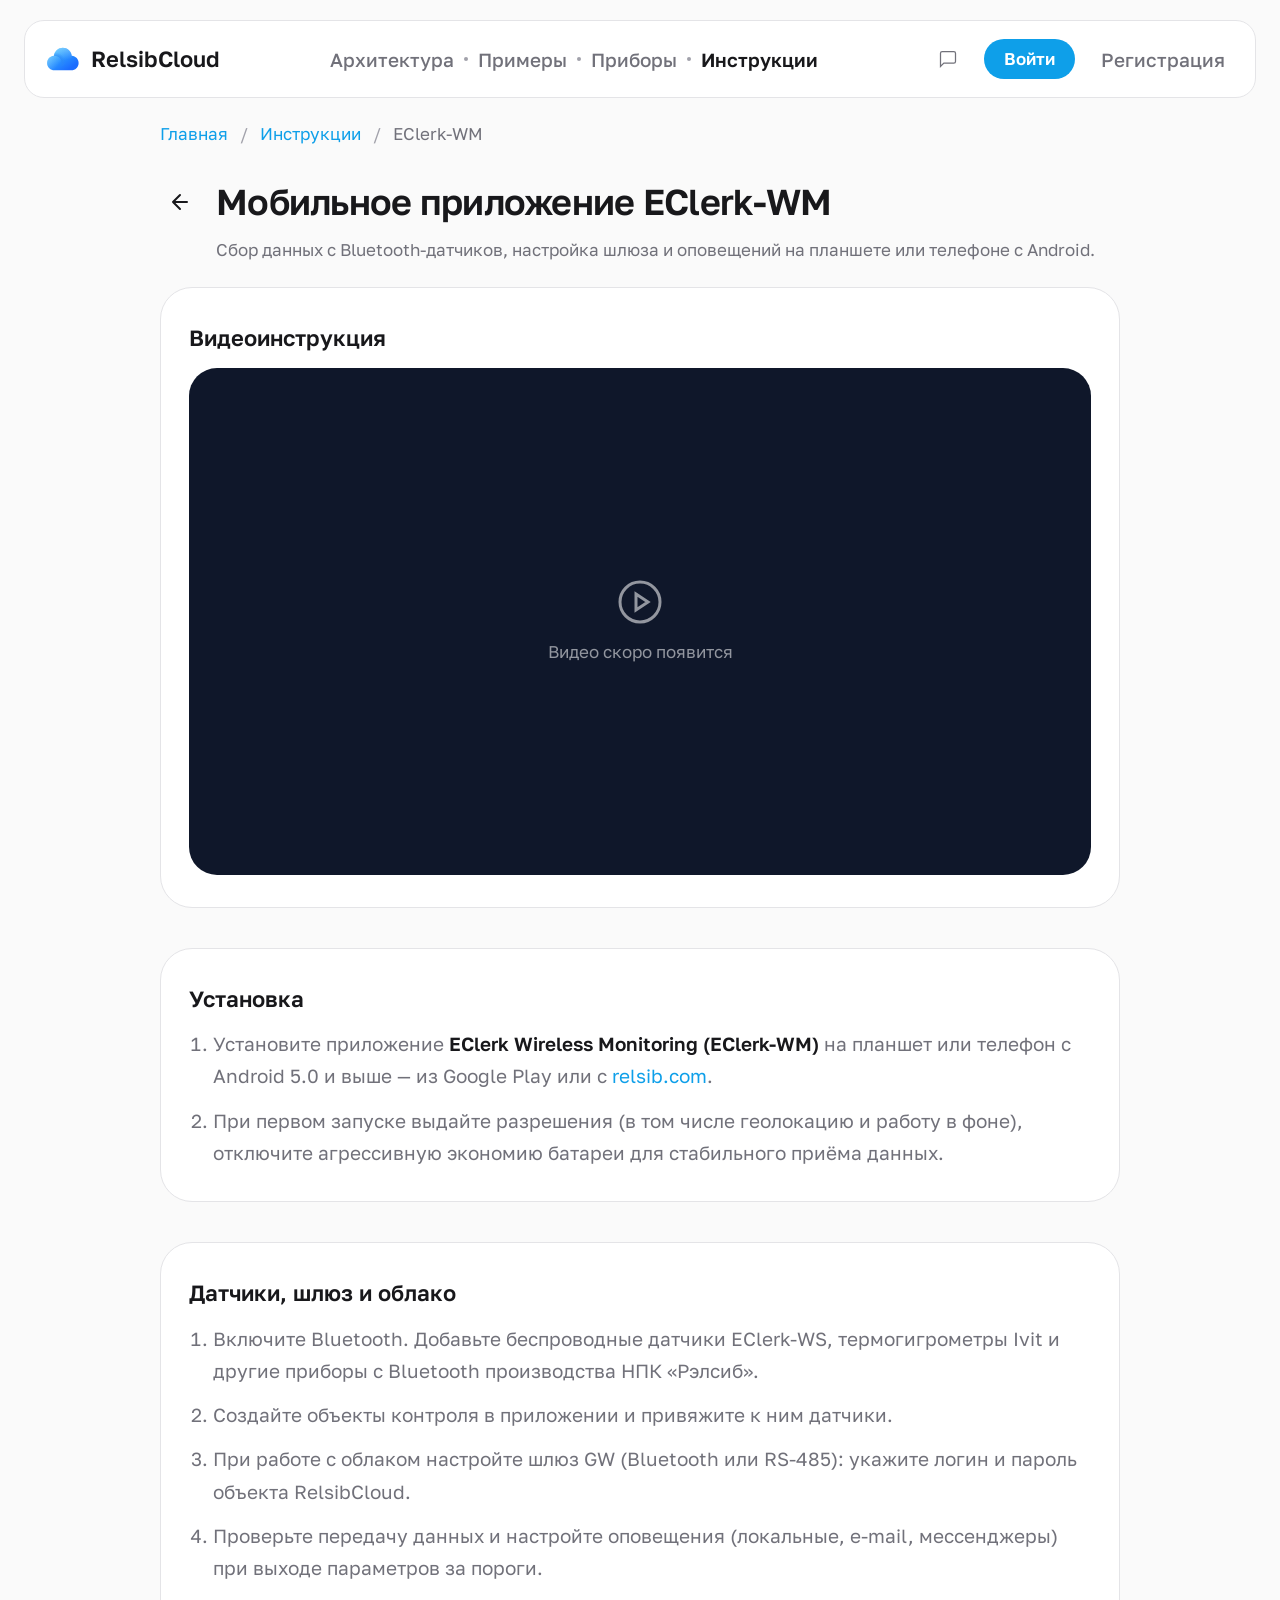
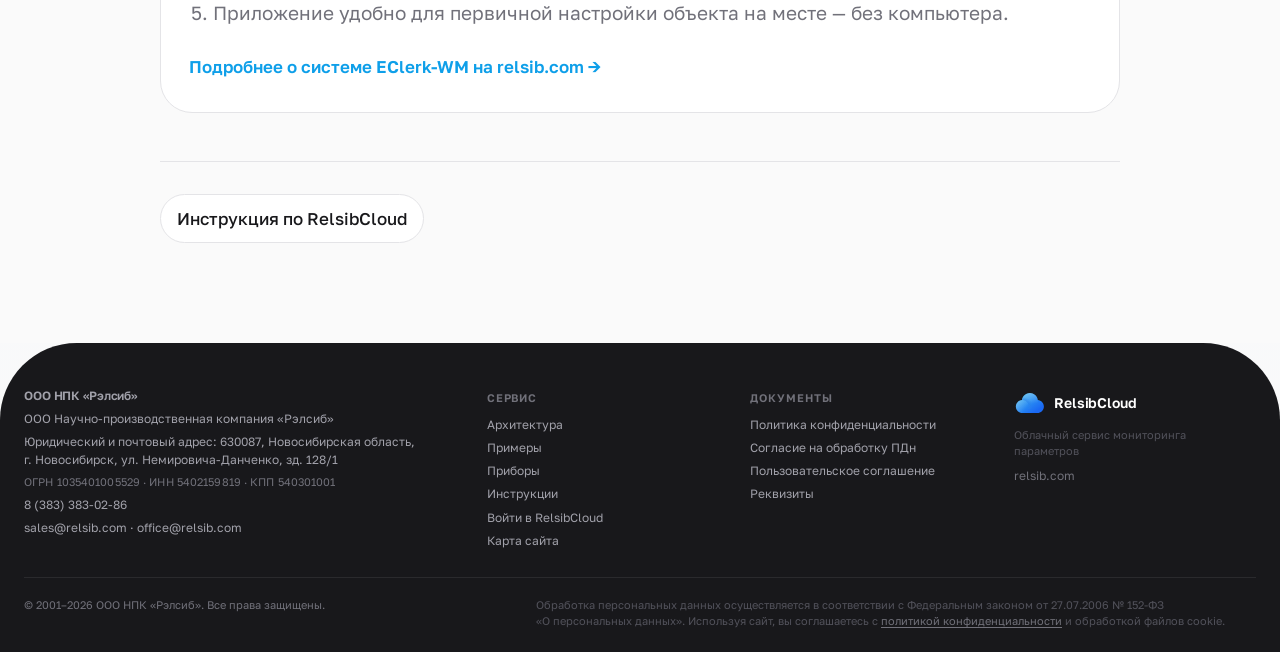
<file: instructions/eclerk-wm.html>
<!DOCTYPE html>
<html lang="ru">
<head>
  <meta charset="UTF-8">
  <meta name="viewport" content="width=device-width, initial-scale=1.0">
  <title>Инструкция EClerk-WM — мобильное приложение для Bluetooth-датчиков</title>
  <meta name="description" content="Инструкция по мобильному приложению EClerk-WM: установка на Android, подключение Bluetooth-датчиков EClerk-WS и Ivit, настройка шлюза GW и оповещений.">
  <meta name="keywords" content="EClerk-WM, инструкция, Android, Bluetooth датчики, EClerk-WS, Ivit, шлюз GW, RelsibCloud">
  <meta name="author" content="ООО НПК «Рэлсиб»">
  <meta name="robots" content="index, follow, max-image-preview:large, max-snippet:-1, max-video-preview:-1">
  <meta name="theme-color" content="#0e9fe9">
  <link rel="canonical" href="https://relsibcloud.com/instructions/eclerk-wm.html">
  <link rel="alternate" hreflang="ru" href="https://relsibcloud.com/instructions/eclerk-wm.html">
  <meta property="og:type" content="article">
  <meta property="og:site_name" content="RelsibCloud">
  <meta property="og:locale" content="ru_RU">
  <meta property="og:title" content="Инструкция EClerk-WM — мобильное приложение">
  <meta property="og:description" content="Установка EClerk-WM на Android, подключение Bluetooth-датчиков и настройка шлюза для передачи данных в RelsibCloud.">
  <meta property="og:url" content="https://relsibcloud.com/instructions/eclerk-wm.html">
  <meta property="og:image" content="https://relsibcloud.com/Images/hero-ecosystem/mobile-app.png">
  <meta property="og:image:alt" content="Мобильное приложение EClerk-WM">
  <meta name="twitter:card" content="summary_large_image">
  <meta name="twitter:title" content="Инструкция EClerk-WM">
  <meta name="twitter:description" content="Сбор данных с Bluetooth-датчиков и настройка шлюза на Android.">
  <meta name="twitter:image" content="https://relsibcloud.com/Images/hero-ecosystem/mobile-app.png">
  <link rel="icon" type="image/svg+xml" href="../Images/Logo/Cloud_logo.svg">
  <link rel="apple-touch-icon" href="../Images/Logo/Cloud_logo.svg">
  <link rel="preconnect" href="https://fonts.googleapis.com">
  <link rel="preconnect" href="https://fonts.gstatic.com" crossorigin>
  <link href="https://fonts.googleapis.com/css2?family=Golos+Text:wght@400..900&display=swap" rel="stylesheet">
  <link rel="stylesheet" href="../styles.css?v=20260822b">
  <script type="application/ld+json">
  {
    "@context": "https://schema.org",
    "@graph": [
      {
        "@type": "HowTo",
        "@id": "https://relsibcloud.com/instructions/eclerk-wm.html#howto",
        "name": "Настройка мобильного приложения EClerk-WM",
        "description": "Установка приложения EClerk-WM на Android и подключение Bluetooth-датчиков к RelsibCloud.",
        "inLanguage": "ru-RU",
        "image": "https://relsibcloud.com/Images/hero-ecosystem/mobile-app.png",
        "step": [
          { "@type": "HowToStep", "position": 1, "name": "Установить приложение", "text": "Установите EClerk Wireless Monitoring из Google Play или с relsib.com на Android 5.0 и выше." },
          { "@type": "HowToStep", "position": 2, "name": "Выдать разрешения", "text": "При первом запуске разрешите геолокацию и работу в фоне, отключите агрессивную экономию батареи." },
          { "@type": "HowToStep", "position": 3, "name": "Добавить датчики", "text": "Включите Bluetooth и добавьте беспроводные датчики EClerk-WS, Ivit и другие приборы с Bluetooth." },
          { "@type": "HowToStep", "position": 4, "name": "Настроить шлюз и облако", "text": "Создайте объекты, привяжите датчики и настройте шлюз GW с логином и паролем объекта RelsibCloud." }
        ]
      },
      {
        "@type": "BreadcrumbList",
        "itemListElement": [
          { "@type": "ListItem", "position": 1, "name": "Главная", "item": "https://relsibcloud.com/" },
          { "@type": "ListItem", "position": 2, "name": "Инструкции", "item": "https://relsibcloud.com/#instructions" },
          { "@type": "ListItem", "position": 3, "name": "EClerk-WM", "item": "https://relsibcloud.com/instructions/eclerk-wm.html" }
        ]
      }
    ]
  }
  </script>
  <!-- Yandex.Metrika counter -->
<script type="text/javascript">
  (function(m,e,t,r,i,k,a){
      m[i]=m[i]||function(){(m[i].a=m[i].a||[]).push(arguments)};
      m[i].l=1*new Date();
      for (var j = 0; j < document.scripts.length; j++) {if (document.scripts[j].src === r) { return; }}
      k=e.createElement(t),a=e.getElementsByTagName(t)[0],k.async=1,k.src=r,a.parentNode.insertBefore(k,a)
  })(window, document,'script','https://mc.yandex.ru/metrika/tag.js?id=111382488', 'ym');

  ym(111382488, 'init', {ssr:true, webvisor:true, clickmap:true, ecommerce:"dataLayer", referrer: document.referrer, url: location.href, accurateTrackBounce:true, trackLinks:true});
</script>
<noscript><div><img src="https://mc.yandex.ru/watch/111382488" style="position:absolute; left:-9999px;" alt="" /></div></noscript>
<!-- /Yandex.Metrika counter -->
</head>
<body>
  <div class="loader" id="loader" aria-hidden="true">
    <div class="loader__grid"></div>
    <div class="loader__box" aria-label="Загрузка">
      <div class="loader__square"></div>
      <div class="loader__square"></div>
      <div class="loader__square"></div>
      <div class="loader__square"></div>
      <div class="loader__square"></div>
      <div class="loader__square"></div>
      <div class="loader__square"></div>
    </div>
  </div>
  <header class="header">
    <div class="header__pill">
      <a href="../index.html" class="header__logo" aria-label="RelsibCloud">
        <img src="../Images/Logo/Cloud_logo.svg" alt="" width="36" height="36" class="header__logo-img">
        <span class="header__logo-text">RelsibCloud</span>
      </a>
      <nav class="header__nav">
        <a href="../index.html#architecture" class="header__nav-item">Архитектура</a>
        <span class="header__sep"></span>
        <a href="../index.html#use-cases" class="header__nav-item">Примеры</a>
        <span class="header__sep"></span>
        <a href="../devices.html" class="header__nav-item">Приборы</a>
        <span class="header__sep"></span>
        <a href="../index.html#instructions" class="header__nav-item header__nav-item--active">Инструкции</a>
      </nav>
      <div class="header__right">
        <a href="https://app2.relsibcloud.com/login/" class="header__icon" title="Войти" aria-label="Войти">
          <svg width="20" height="20" viewBox="0 0 24 24" fill="none" stroke="currentColor" stroke-width="1.5"><path d="M21 15a2 2 0 0 1-2 2H7l-4 4V5a2 2 0 0 1 2-2h14a2 2 0 0 1 2 2z"/></svg>
        </a>
        <a href="https://app2.relsibcloud.com/login/" class="btn btn--primary header__auth-btn">Войти</a>
        <a href="https://app2.relsibcloud.com/join/" class="header__nav-item header__auth-link">Регистрация</a>
        <button type="button" class="header__burger" aria-label="Открыть меню" aria-expanded="false">
          <span class="header__burger-line"></span>
          <span class="header__burger-line"></span>
          <span class="header__burger-line"></span>
        </button>
      </div>
    </div>
    <div class="header__menu-overlay" aria-hidden="true" inert></div>
    <div class="header__menu" aria-hidden="true" hidden inert>
      <button type="button" class="header__menu-close" aria-label="Закрыть меню">
        <svg width="24" height="24" viewBox="0 0 24 24" fill="none" stroke="currentColor" stroke-width="2" stroke-linecap="round"><line x1="18" y1="6" x2="6" y2="18"/><line x1="6" y1="6" x2="18" y2="18"/></svg>
      </button>
      <nav class="header__menu-nav">
        <a href="../index.html#architecture" class="header__menu-link">Архитектура</a>
        <a href="../index.html#use-cases" class="header__menu-link">Примеры</a>
        <a href="../devices.html" class="header__menu-link">Приборы</a>
        <a href="../index.html#instructions" class="header__menu-link header__menu-link--active">Инструкции</a>
      </nav>
      <div class="header__menu-right">
        <a href="https://app2.relsibcloud.com/login/" class="btn btn--primary">Войти</a>
        <a href="https://app2.relsibcloud.com/join/" class="header__menu-link">Регистрация</a>
      </div>
    </div>
  </header>

  <main class="page page--guide">
    <div class="page__inner">
      <nav class="breadcrumb" aria-label="Навигация">
        <a href="../index.html">Главная</a>
        <span class="breadcrumb__sep">/</span>
        <a href="../index.html#instructions">Инструкции</a>
        <span class="breadcrumb__sep">/</span>
        <span>EClerk-WM</span>
      </nav>

      <header class="catalog-header">
        <a href="../index.html#instructions" class="catalog-header__back" aria-label="Назад к инструкциям">
          <svg width="24" height="24" viewBox="0 0 24 24" fill="none" stroke="currentColor" stroke-width="2" stroke-linecap="round" stroke-linejoin="round"><path d="M19 12H5M12 19l-7-7 7-7"/></svg>
        </a>
        <h1 class="catalog-header__title">Мобильное приложение EClerk-WM</h1>
      </header>
      <p class="catalog-hero__lead">Сбор данных с Bluetooth-датчиков, настройка шлюза и оповещений на планшете или телефоне с Android.</p>

      <article class="guide">
        <section class="guide__section">
          <h2 class="guide__heading">Видеоинструкция</h2>
          <div class="guide__video-wrap">
            <!-- Вставьте iframe с YouTube или Rutube, например:
            <iframe src="https://www.youtube.com/embed/VIDEO_ID" title="Инструкция по EClerk-WM" allow="accelerometer; autoplay; clipboard-write; encrypted-media; gyroscope; picture-in-picture" allowfullscreen></iframe>
            -->
            <div class="guide__video-placeholder">
              <svg width="48" height="48" viewBox="0 0 24 24" fill="none" stroke="currentColor" stroke-width="1.5" aria-hidden="true"><circle cx="12" cy="12" r="10"/><path d="M10 8l6 4-6 4V8z"/></svg>
              <p>Видео скоро появится</p>
            </div>
          </div>
        </section>

        <section class="guide__section">
          <h2 class="guide__heading">Установка</h2>
          <ol class="guide__steps">
            <li>Установите приложение <strong>EClerk Wireless Monitoring (EClerk-WM)</strong> на планшет или телефон с Android 5.0 и выше — из Google Play или с <a href="https://relsib.com/catalog/eclerk-wm/" target="_blank" rel="noopener">relsib.com</a>.</li>
            <li>При первом запуске выдайте разрешения (в том числе геолокацию и работу в фоне), отключите агрессивную экономию батареи для стабильного приёма данных.</li>
          </ol>
        </section>

        <section class="guide__section">
          <h2 class="guide__heading">Датчики, шлюз и облако</h2>
          <ol class="guide__steps">
            <li>Включите Bluetooth. Добавьте беспроводные датчики EClerk-WS, термогигрометры Ivit и другие приборы с Bluetooth производства НПК «Рэлсиб».</li>
            <li>Создайте объекты контроля в приложении и привяжите к ним датчики.</li>
            <li>При работе с облаком настройте шлюз GW (Bluetooth или RS-485): укажите логин и пароль объекта RelsibCloud.</li>
            <li>Проверьте передачу данных и настройте оповещения (локальные, e-mail, мессенджеры) при выходе параметров за пороги.</li>
            <li>Приложение удобно для первичной настройки объекта на месте — без компьютера.</li>
          </ol>
          <p class="guide__more">
            <a href="https://relsib.com/catalog/eclerk-wm/" target="_blank" rel="noopener">Подробнее о системе EClerk-WM на relsib.com →</a>
          </p>
        </section>
      </article>

      <nav class="guide-nav" aria-label="Другие инструкции">
        <a href="relsibcloud.html" class="guide-nav__link">Инструкция по RelsibCloud</a>
      </nav>
    </div>
  </main>

  <footer class="footer">
    <div class="footer__inner">
      <div class="footer__col footer__col--company">
        <p class="footer__title">ООО НПК «Рэлсиб»</p>
        <p class="footer__legal-name">ООО Научно-производственная компания «Рэлсиб»</p>
        <p>Юридический и почтовый адрес: 630087, Новосибирская область, г.&nbsp;Новосибирск, ул.&nbsp;Немировича-Данченко, зд.&nbsp;128/1</p>
        <p class="footer__ids">ОГРН&nbsp;1035401005529 · ИНН&nbsp;5402159819 · КПП&nbsp;540301001</p>
        <p><a href="tel:+73833830286">8 (383) 383-02-86</a></p>
        <p><a href="mailto:sales@relsib.com">sales@relsib.com</a> · <a href="mailto:office@relsib.com">office@relsib.com</a></p>
      </div>

      <div class="footer__col">
        <p class="footer__heading">Сервис</p>
        <nav class="footer__nav" aria-label="Разделы сайта">
          <a href="../index.html#architecture">Архитектура</a>
          <a href="../index.html#use-cases">Примеры</a>
          <a href="../devices.html">Приборы</a>
          <a href="../index.html#instructions">Инструкции</a>
          <a href="https://app2.relsibcloud.com/login/" target="_blank" rel="noopener">Войти в RelsibCloud</a>
          <a href="/sitemap.xml">Карта сайта</a>
        </nav>
      </div>

      <div class="footer__col">
        <p class="footer__heading">Документы</p>
        <nav class="footer__nav" aria-label="Юридические документы">
          <a href="https://relsib.com/company/consent/" target="_blank" rel="noopener">Политика конфиденциальности</a>
          <a href="https://relsib.com/company/consent/consent-form/" target="_blank" rel="noopener">Согласие на обработку ПДн</a>
          <a href="https://relsib.com/company/consent/user-agreement/" target="_blank" rel="noopener">Пользовательское соглашение</a>
          <a href="https://relsib.com/company/bank_details/" target="_blank" rel="noopener">Реквизиты</a>
        </nav>
      </div>

      <div class="footer__col footer__col--brand">
        <a href="../index.html" class="footer__logo" aria-label="RelsibCloud">
          <img src="../Images/Logo/Cloud_logo.svg" alt="" width="40" height="40" class="footer__logo-img">
          <span class="footer__logo-text">RelsibCloud</span>
        </a>
        <p class="footer__brand-note">Облачный сервис мониторинга параметров</p>
        <a class="footer__ext" href="https://relsib.com/" target="_blank" rel="noopener">relsib.com</a>
      </div>
    </div>

    <div class="footer__bottom">
      <p class="footer__copyright">© 2001–2026 ООО НПК «Рэлсиб». Все права защищены.</p>
      <p class="footer__pdn">Обработка персональных данных осуществляется в соответствии с Федеральным законом от&nbsp;27.07.2006 №&nbsp;152‑ФЗ «О&nbsp;персональных данных». Используя сайт, вы соглашаетесь с <a href="https://relsib.com/company/consent/" target="_blank" rel="noopener">политикой конфиденциальности</a> и обработкой файлов cookie.</p>
    </div>
  </footer>

  <script>
  (function() {
    var loader = document.getElementById('loader');
    function hideLoader() { if (loader) loader.classList.add('loader--hidden'); }
    if (document.readyState === 'complete') hideLoader();
    else window.addEventListener('load', hideLoader);

    var header = document.querySelector('.header');
    if (!header) return;
    var burger = header.querySelector('.header__burger');
    var overlay = header.querySelector('.header__menu-overlay');
    var menu = header.querySelector('.header__menu');
    function openMenu() {
      header.classList.add('header--menu-open');
      if (burger) burger.setAttribute('aria-expanded', 'true');
      if (overlay) {
        overlay.setAttribute('aria-hidden', 'false');
        overlay.removeAttribute('inert');
      }
      if (menu) {
        menu.setAttribute('aria-hidden', 'false');
        menu.removeAttribute('hidden');
        menu.removeAttribute('inert');
      }
      document.body.style.overflow = 'hidden';
    }
    function closeMenu() {
      header.classList.remove('header--menu-open');
      if (burger) burger.setAttribute('aria-expanded', 'false');
      if (overlay) {
        overlay.setAttribute('aria-hidden', 'true');
        overlay.setAttribute('inert', '');
      }
      if (menu) {
        menu.setAttribute('aria-hidden', 'true');
        menu.setAttribute('hidden', '');
        menu.setAttribute('inert', '');
      }
      document.body.style.overflow = '';
    }
    if (burger) burger.addEventListener('click', function() {
      header.classList.contains('header--menu-open') ? closeMenu() : openMenu();
    });
    if (overlay) overlay.addEventListener('click', closeMenu);
    var closeBtn = header.querySelector('.header__menu-close');
    if (closeBtn) closeBtn.addEventListener('click', closeMenu);
    if (menu) menu.querySelectorAll('a').forEach(function(a) { a.addEventListener('click', closeMenu); });
    document.addEventListener('keydown', function(e) {
      if (e.key === 'Escape' && header.classList.contains('header--menu-open')) closeMenu();
    });
  })();
  </script>
</body>
</html>
</file>
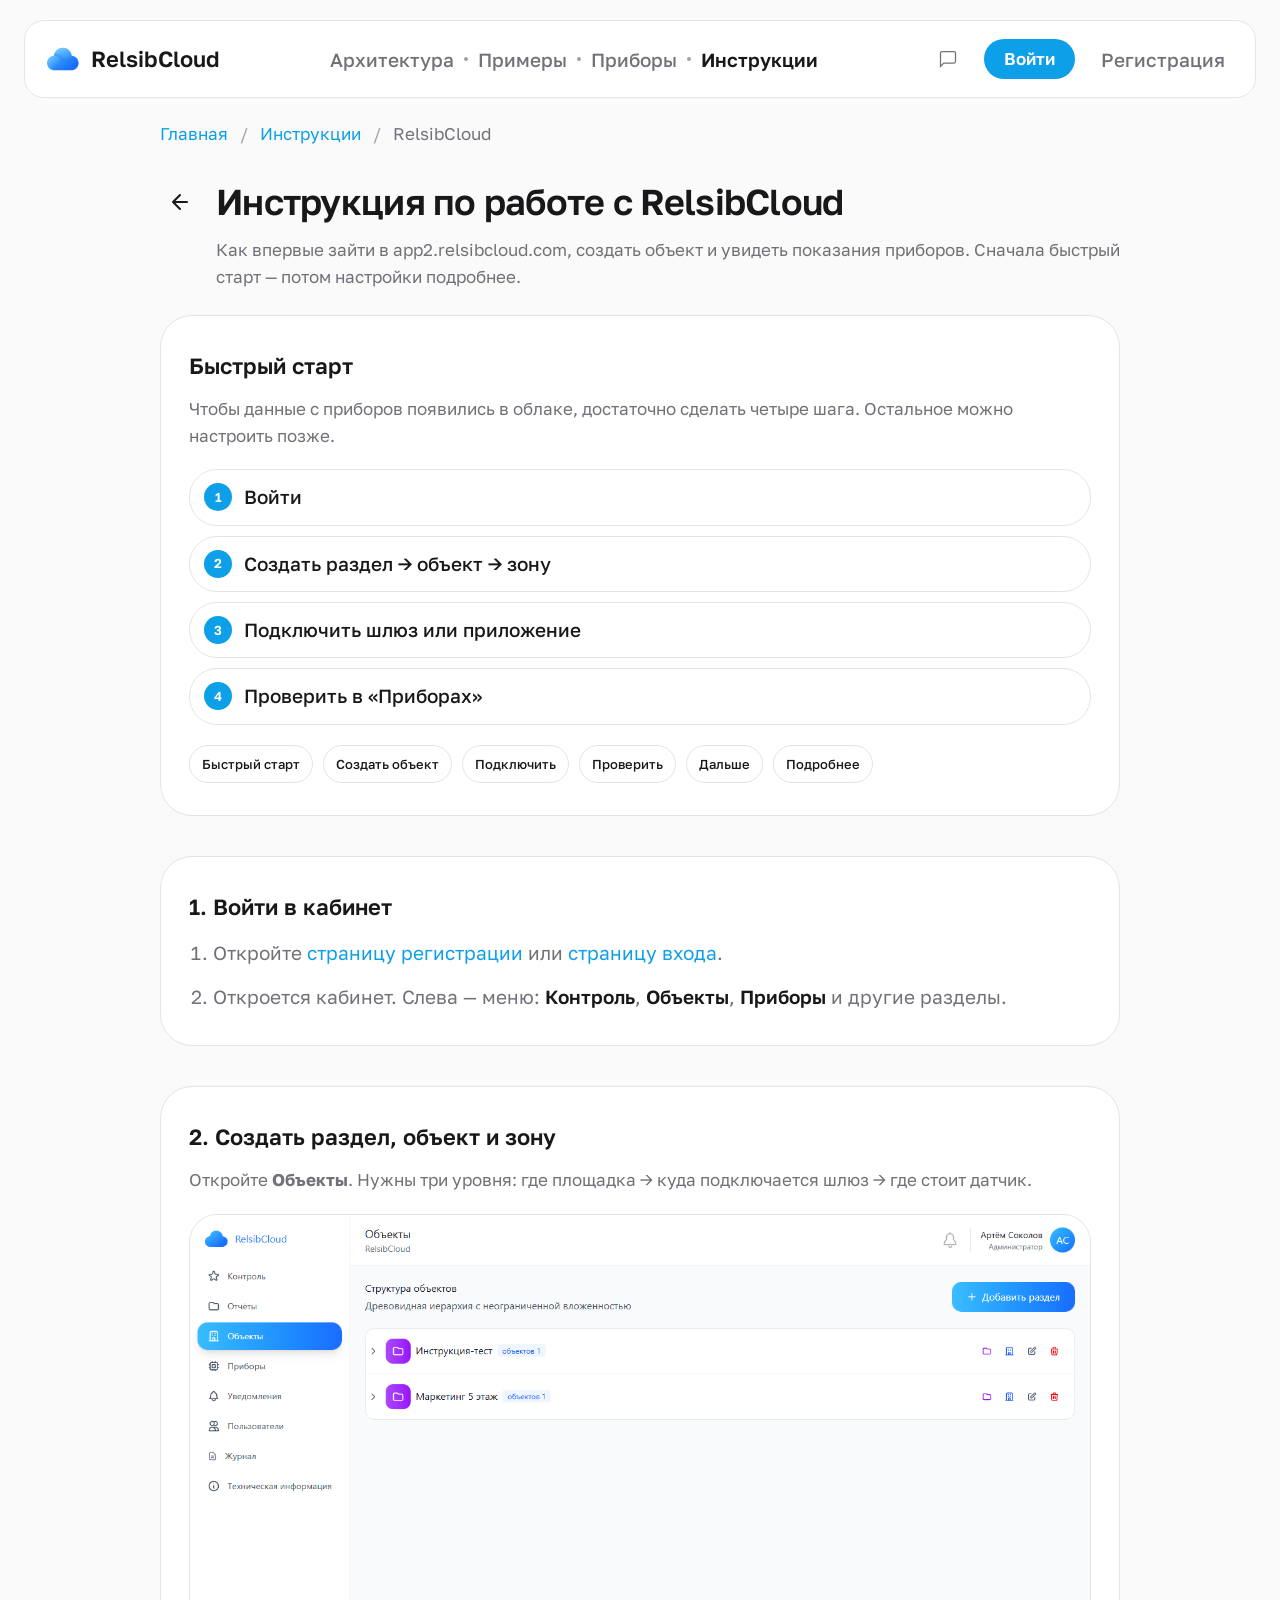
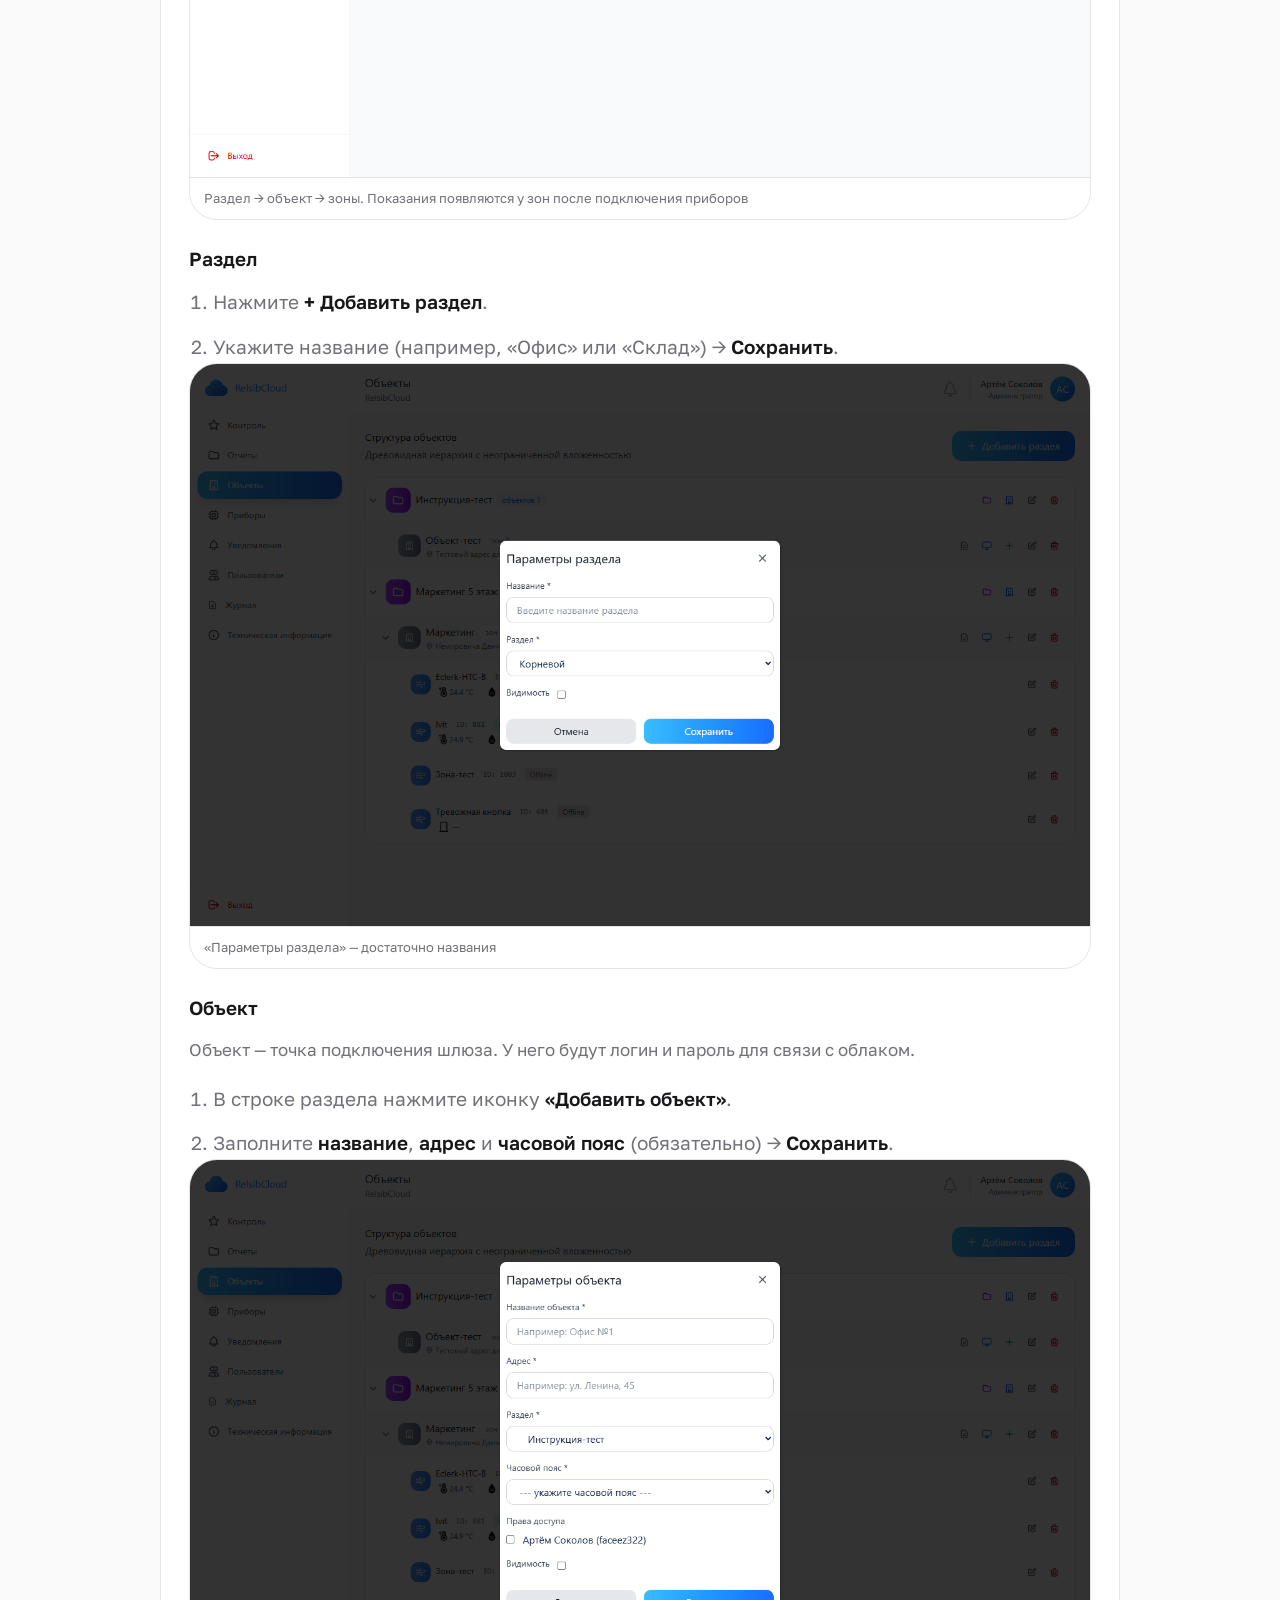
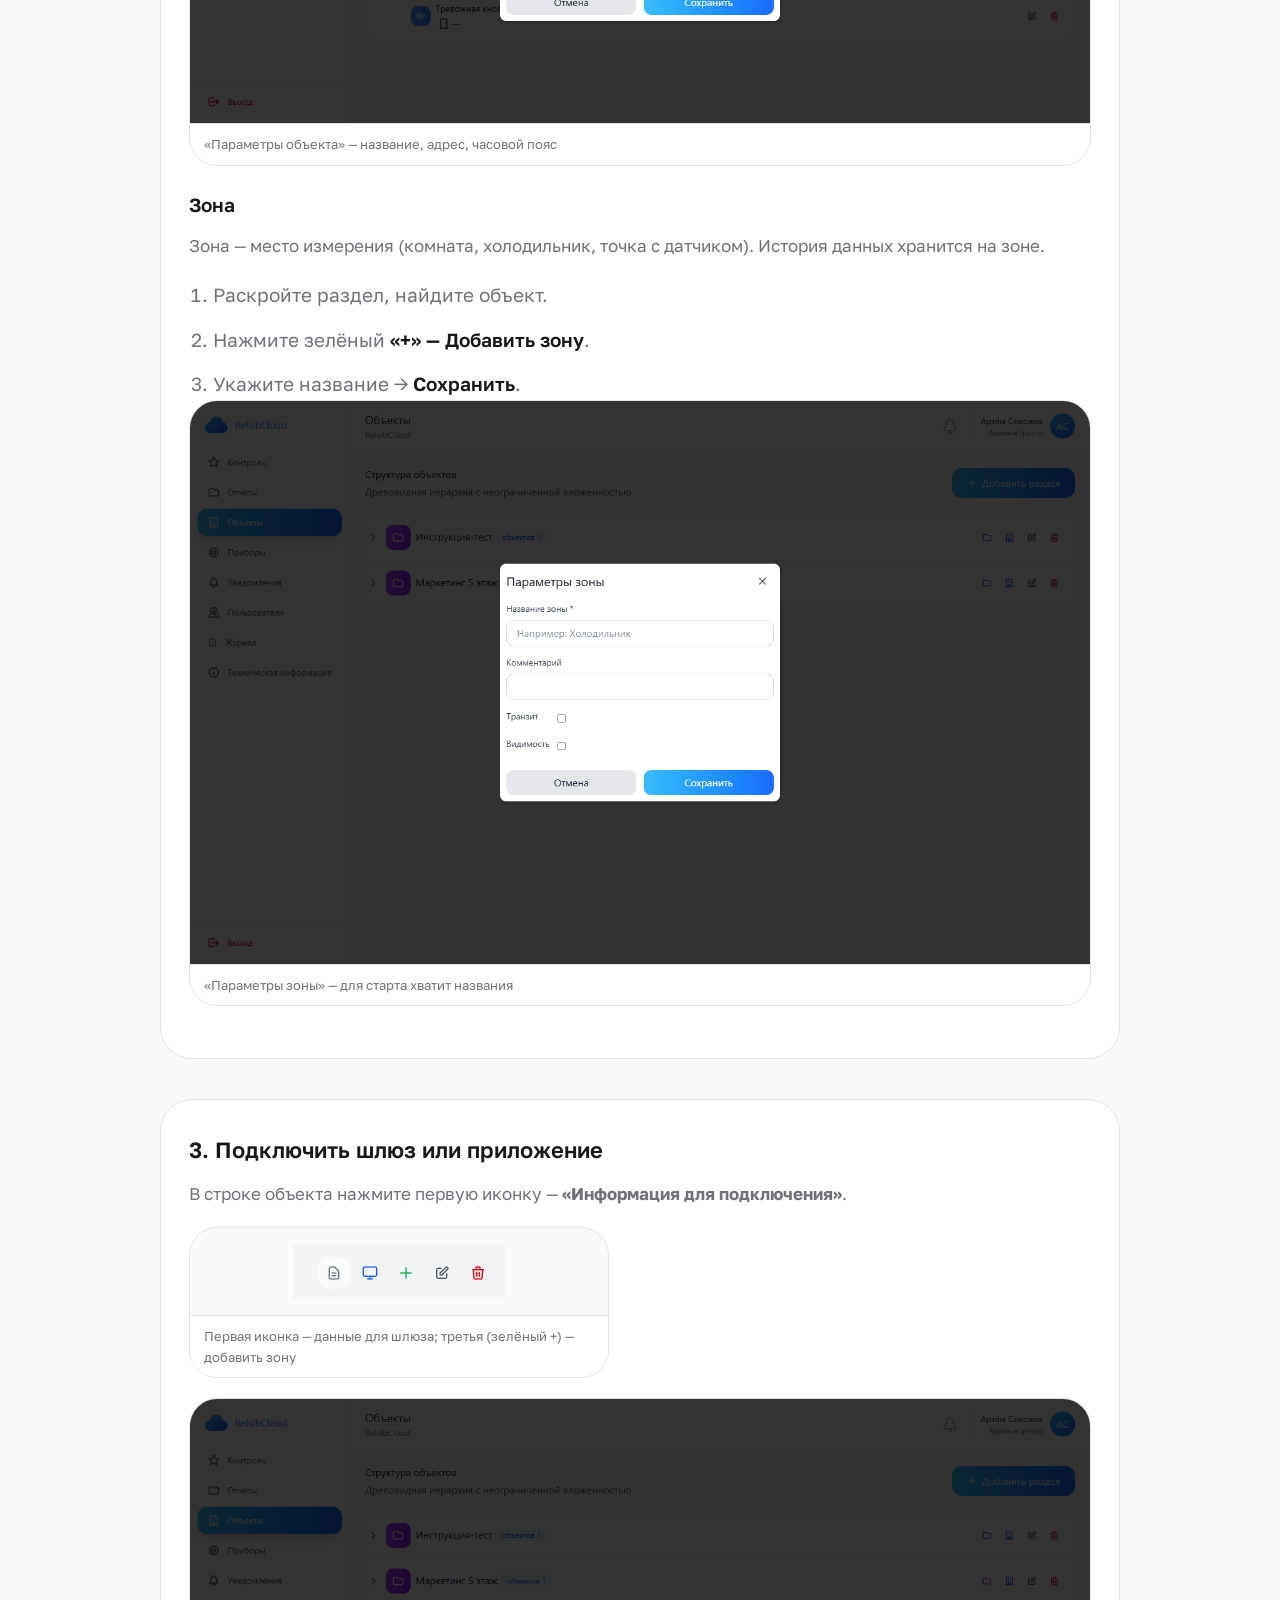
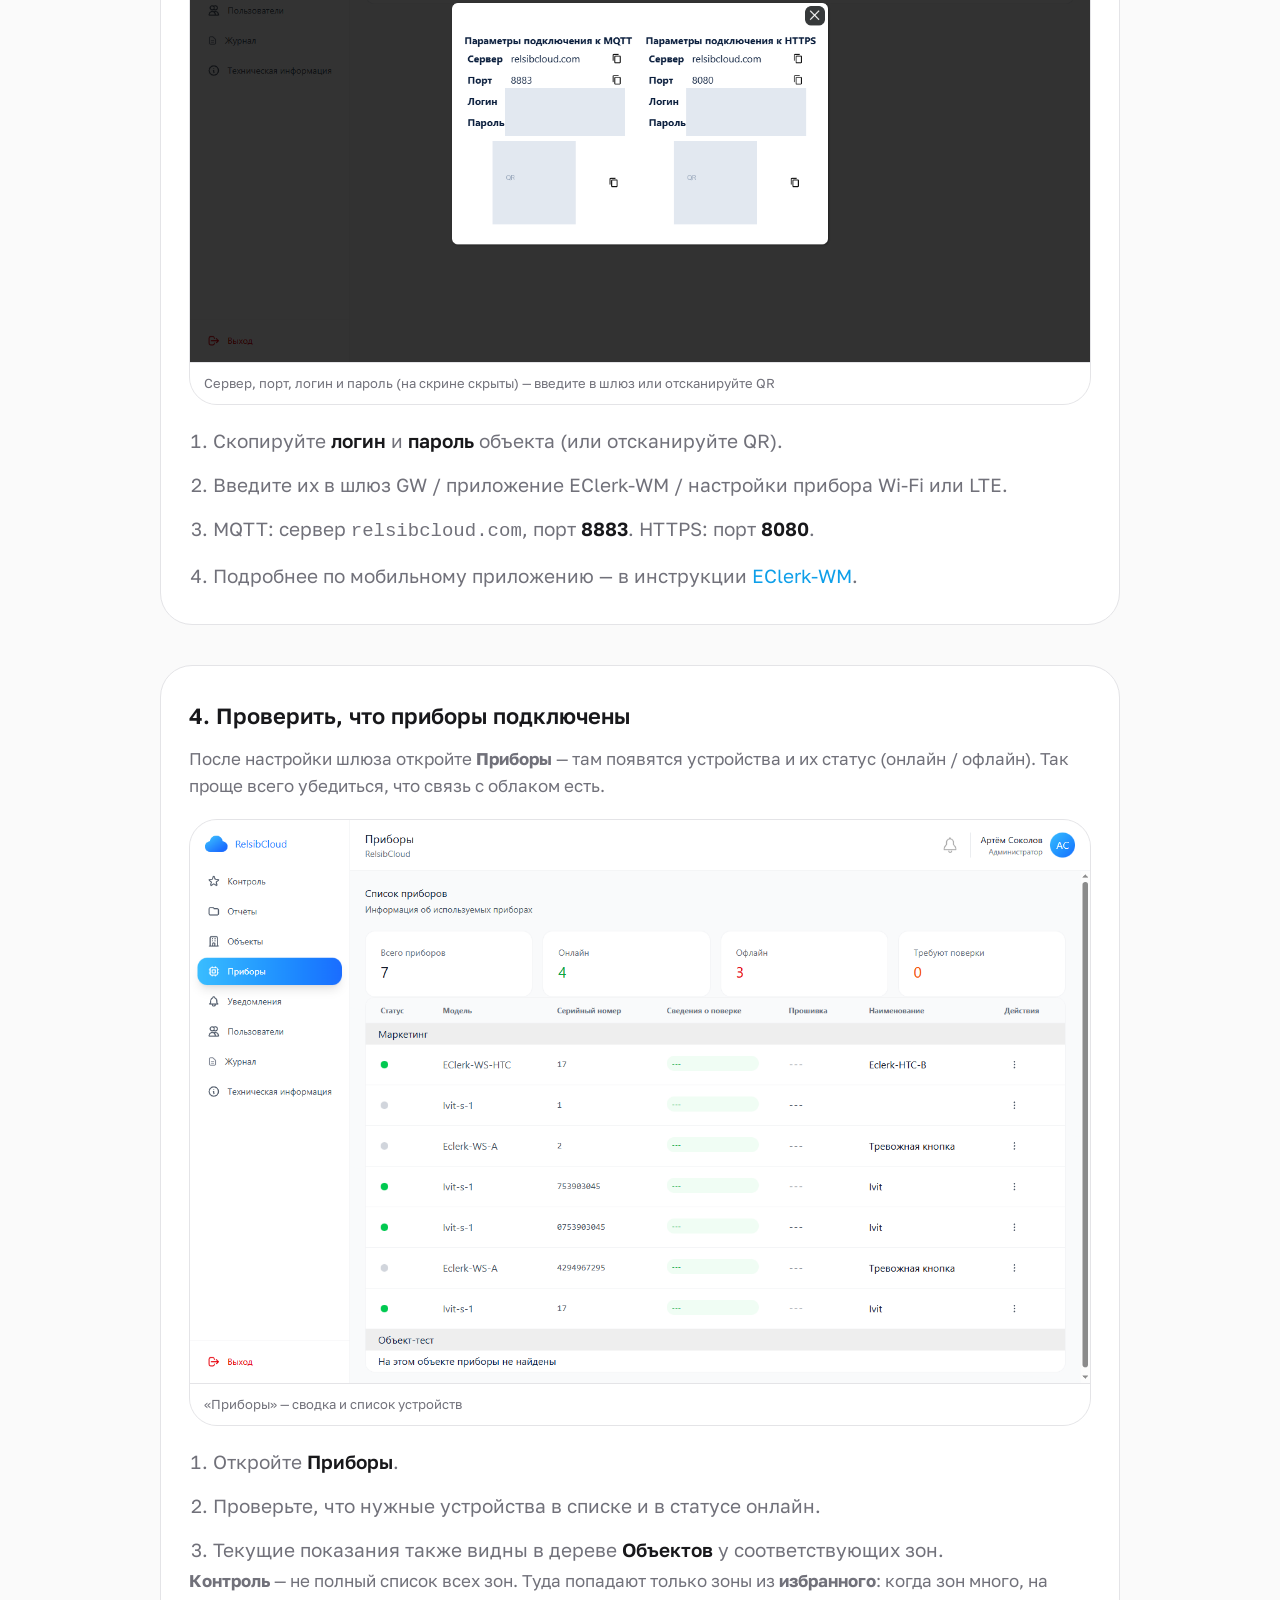
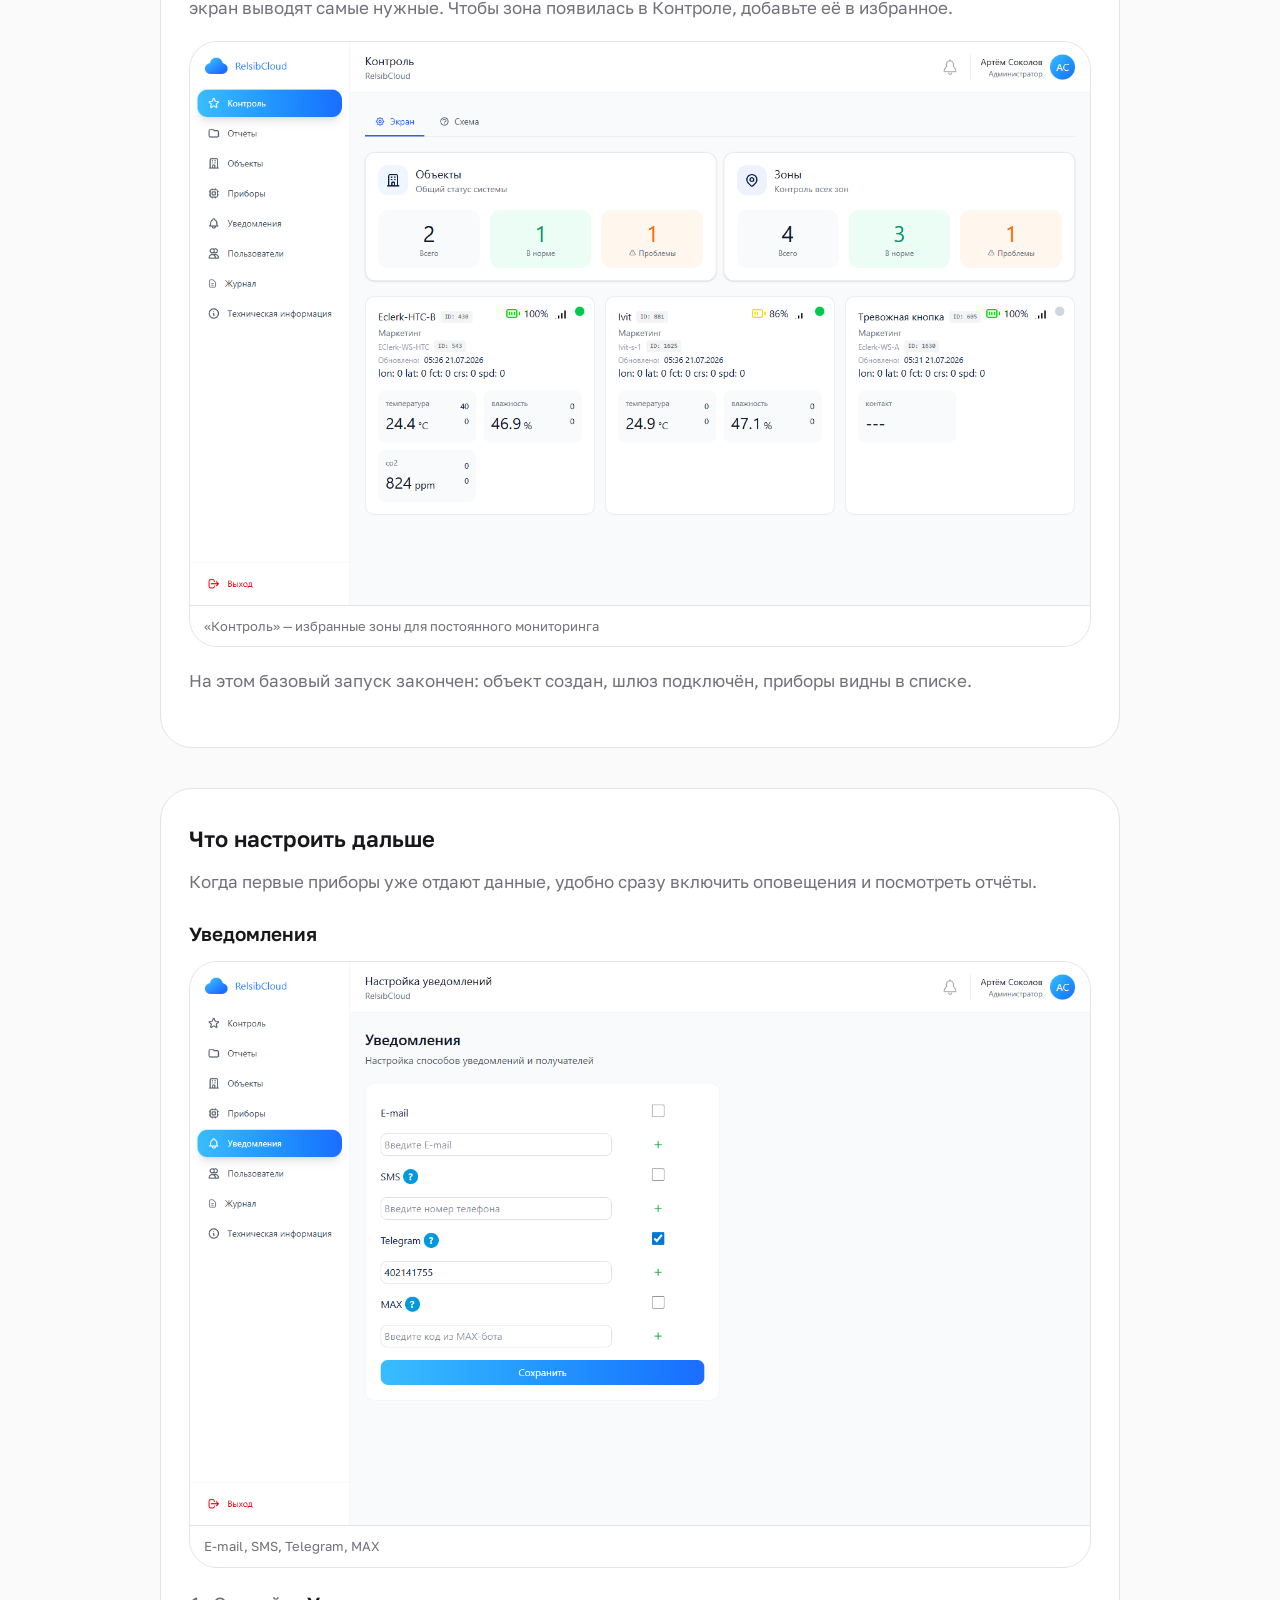
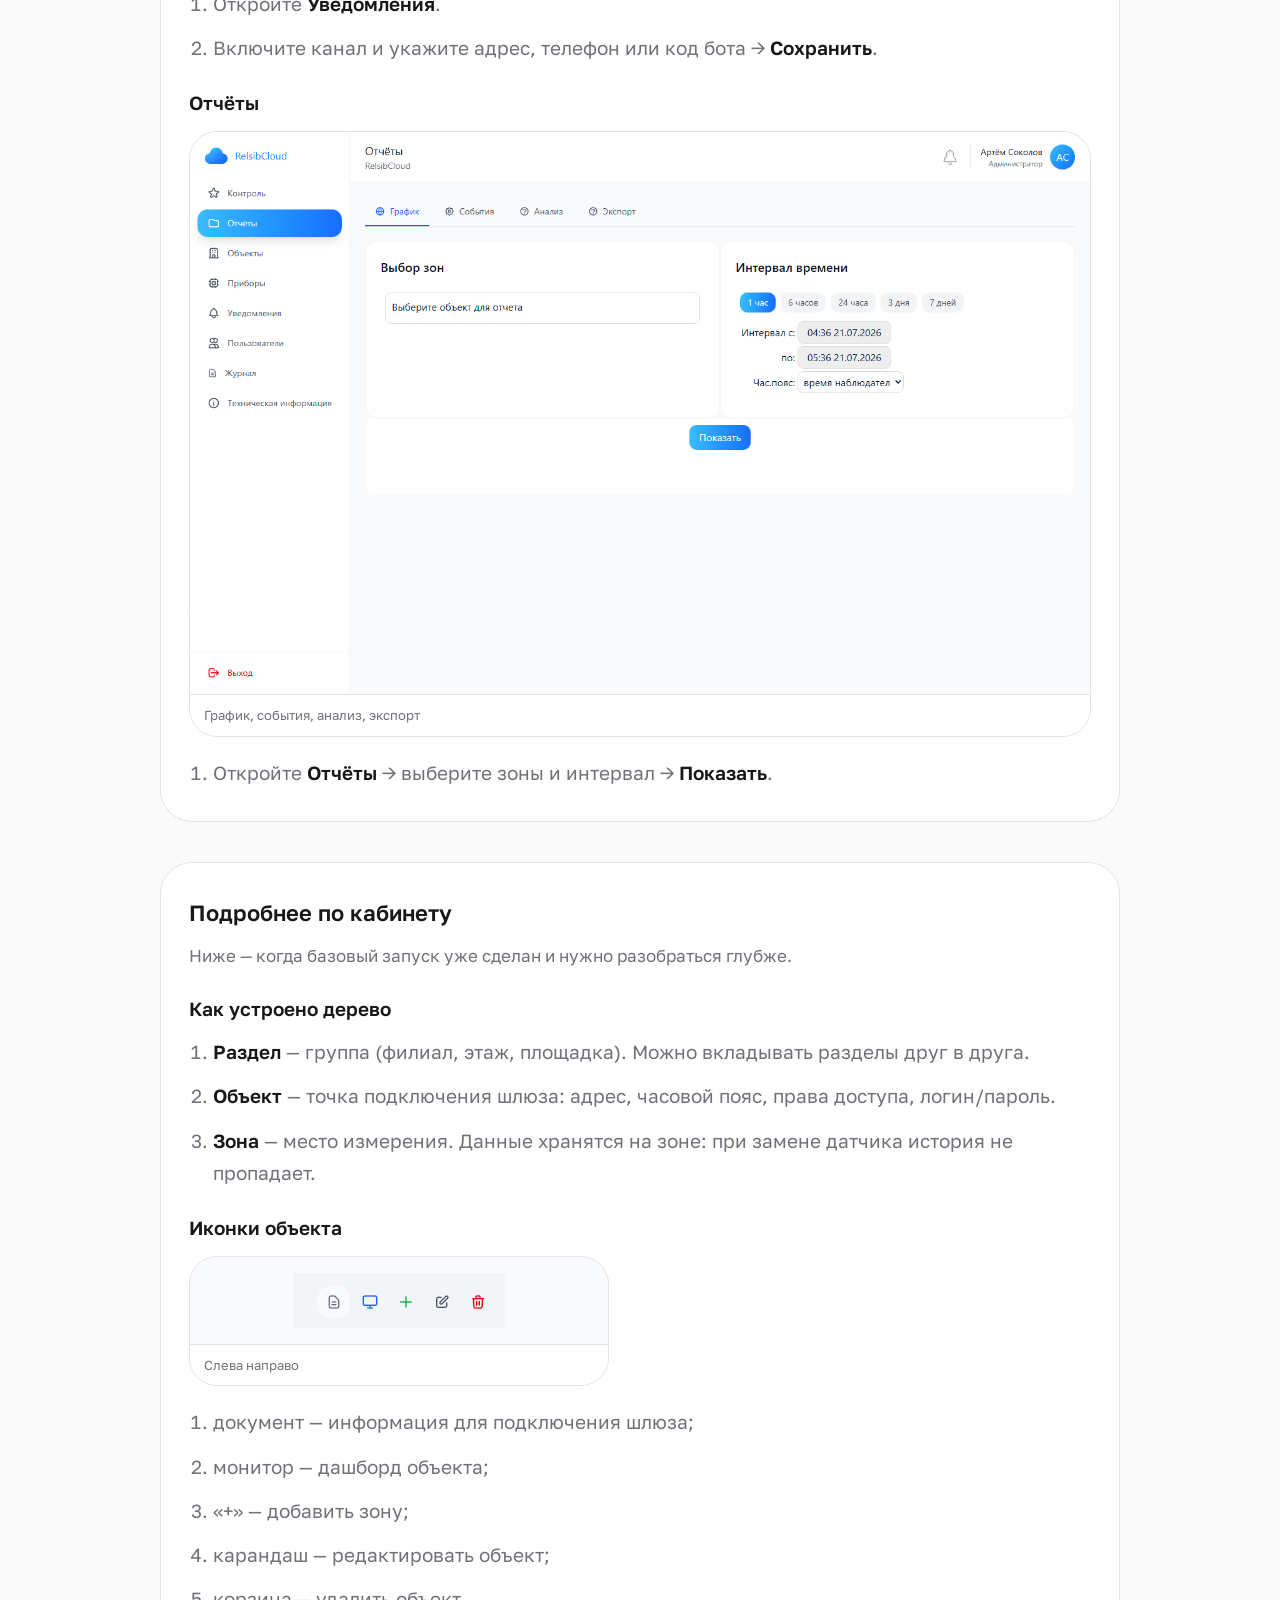
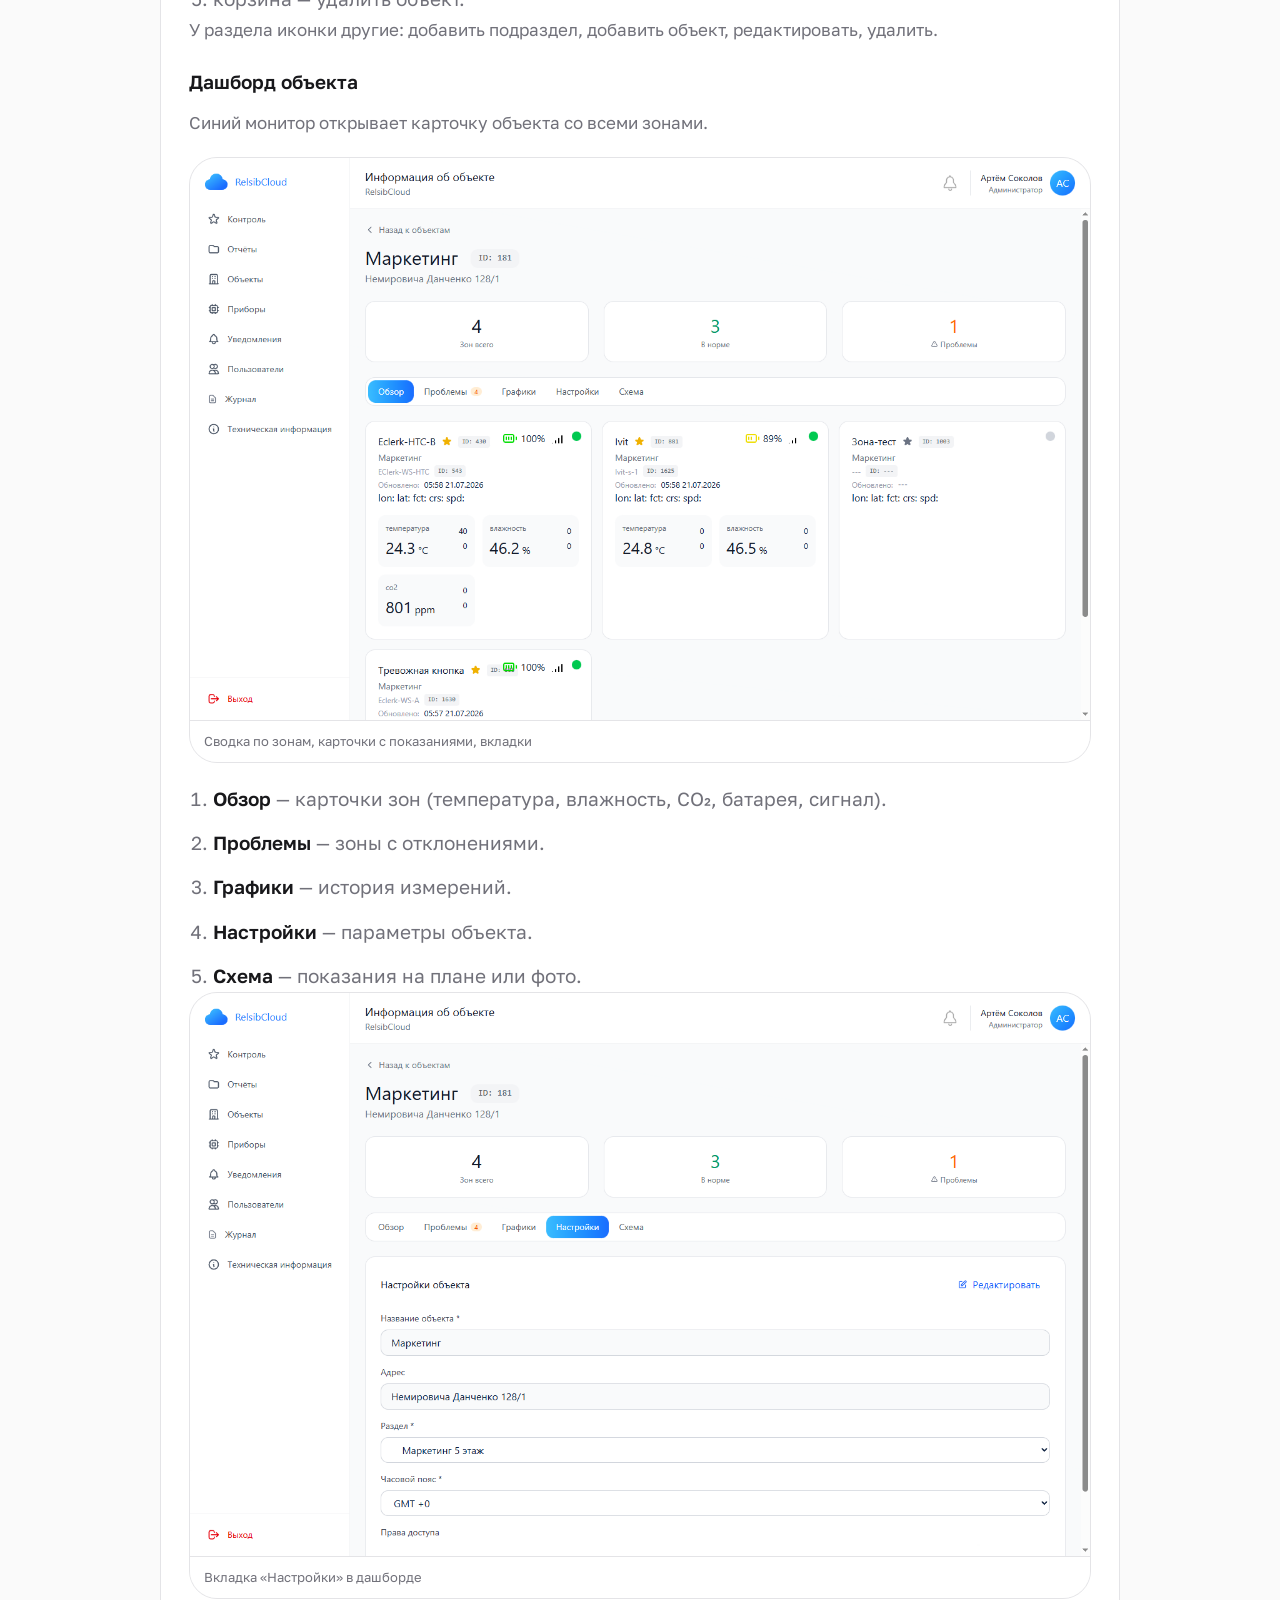
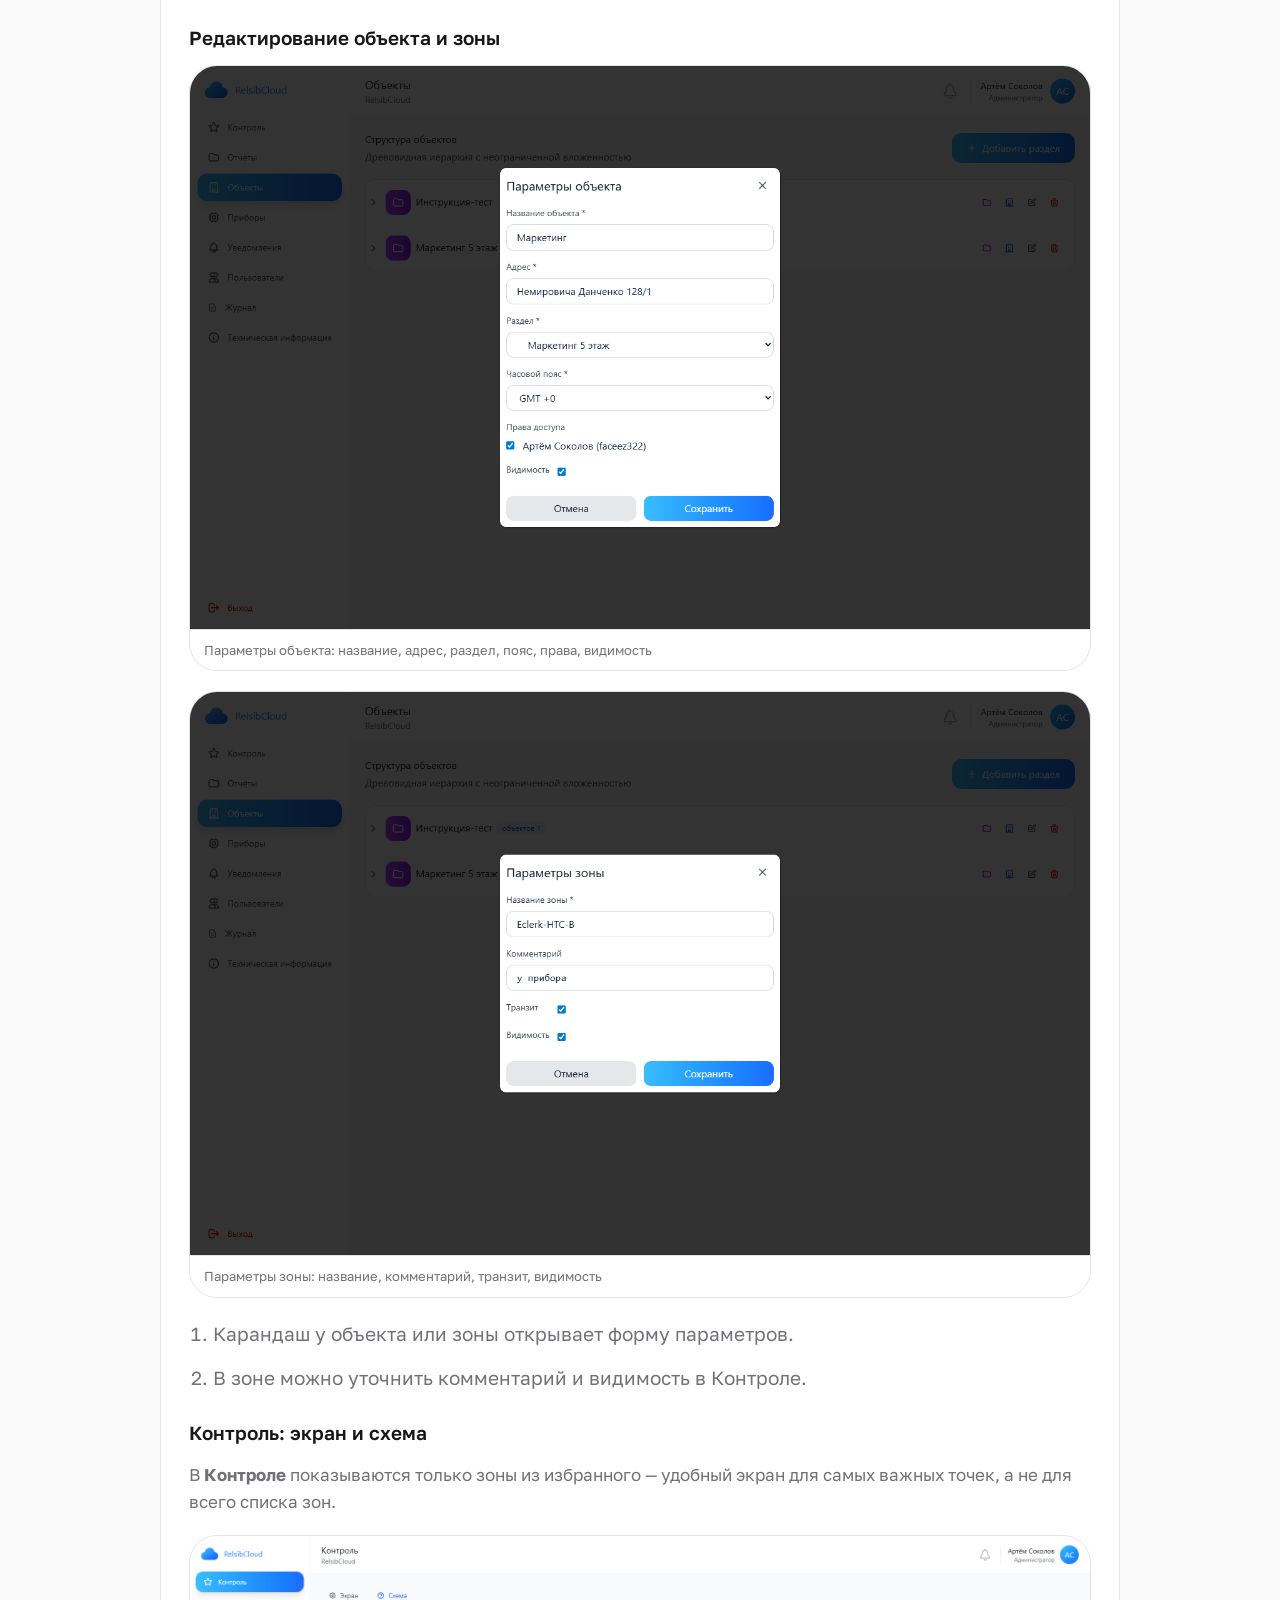
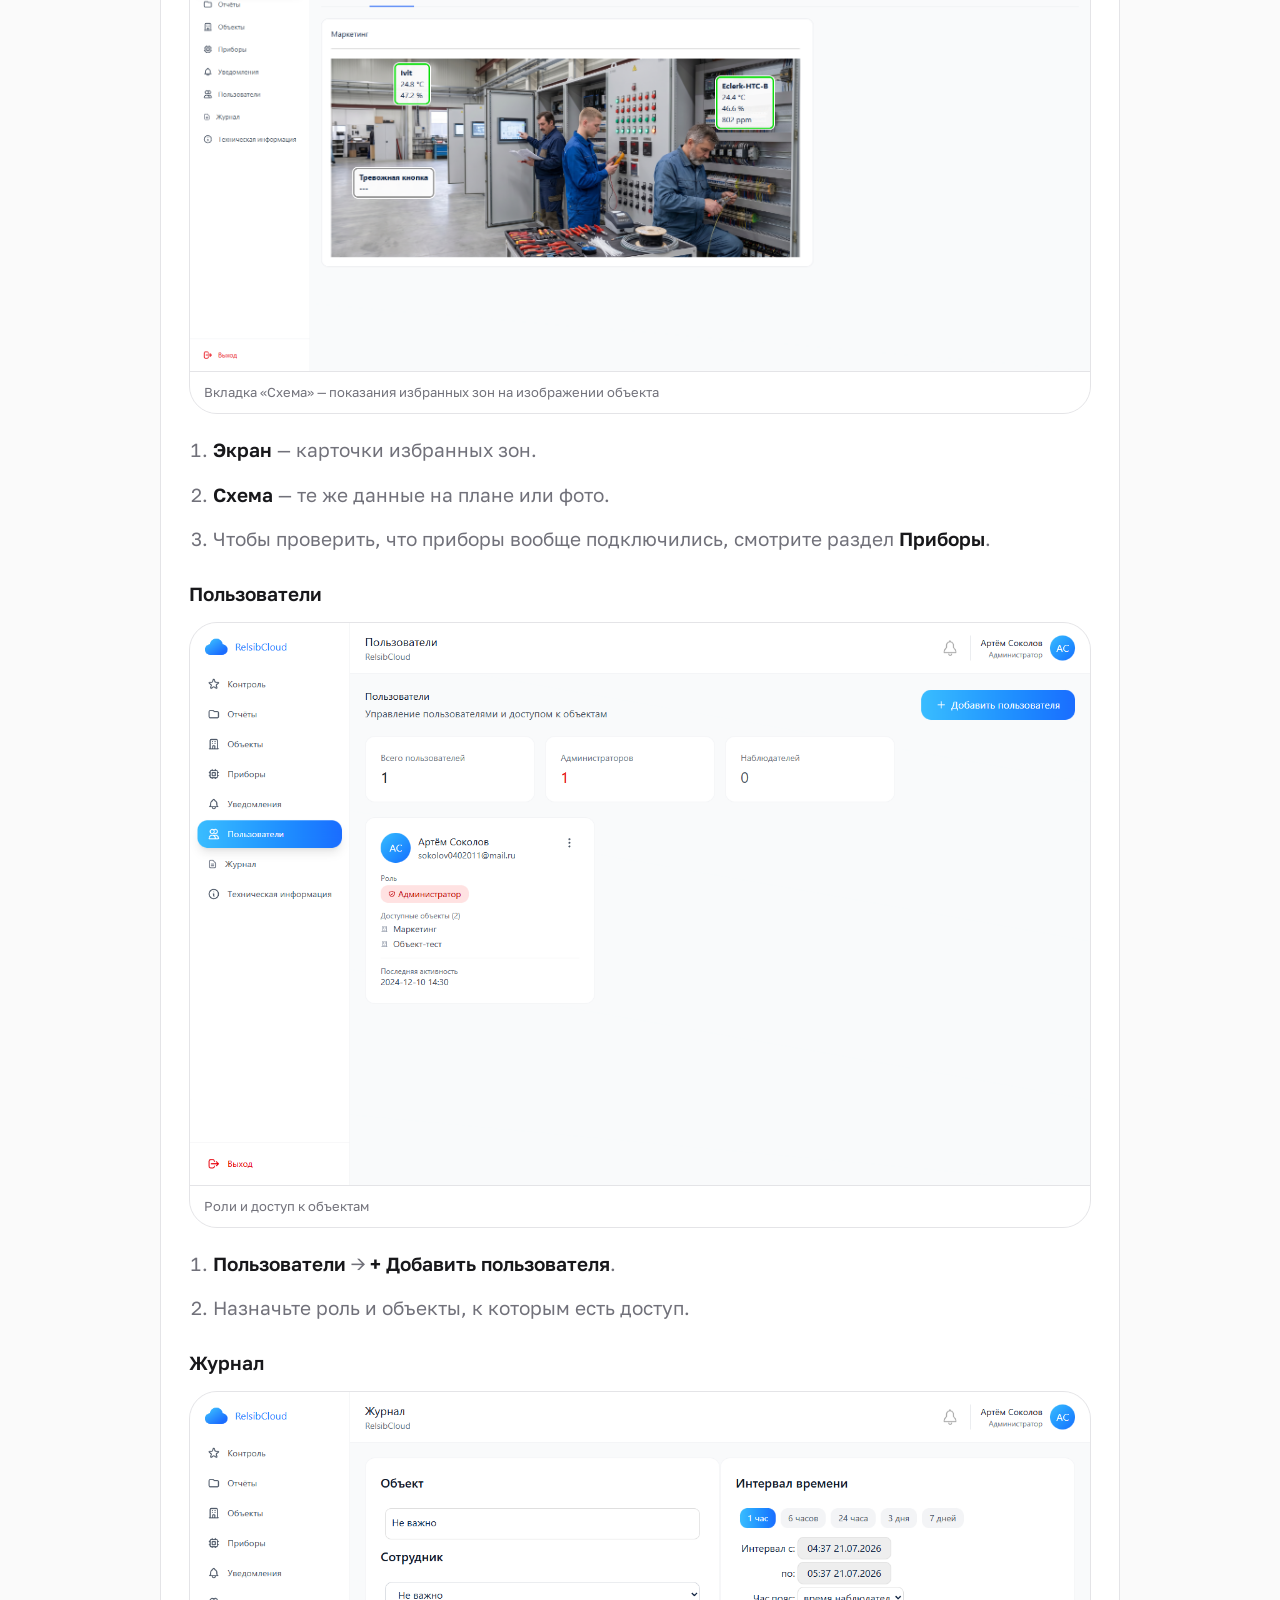
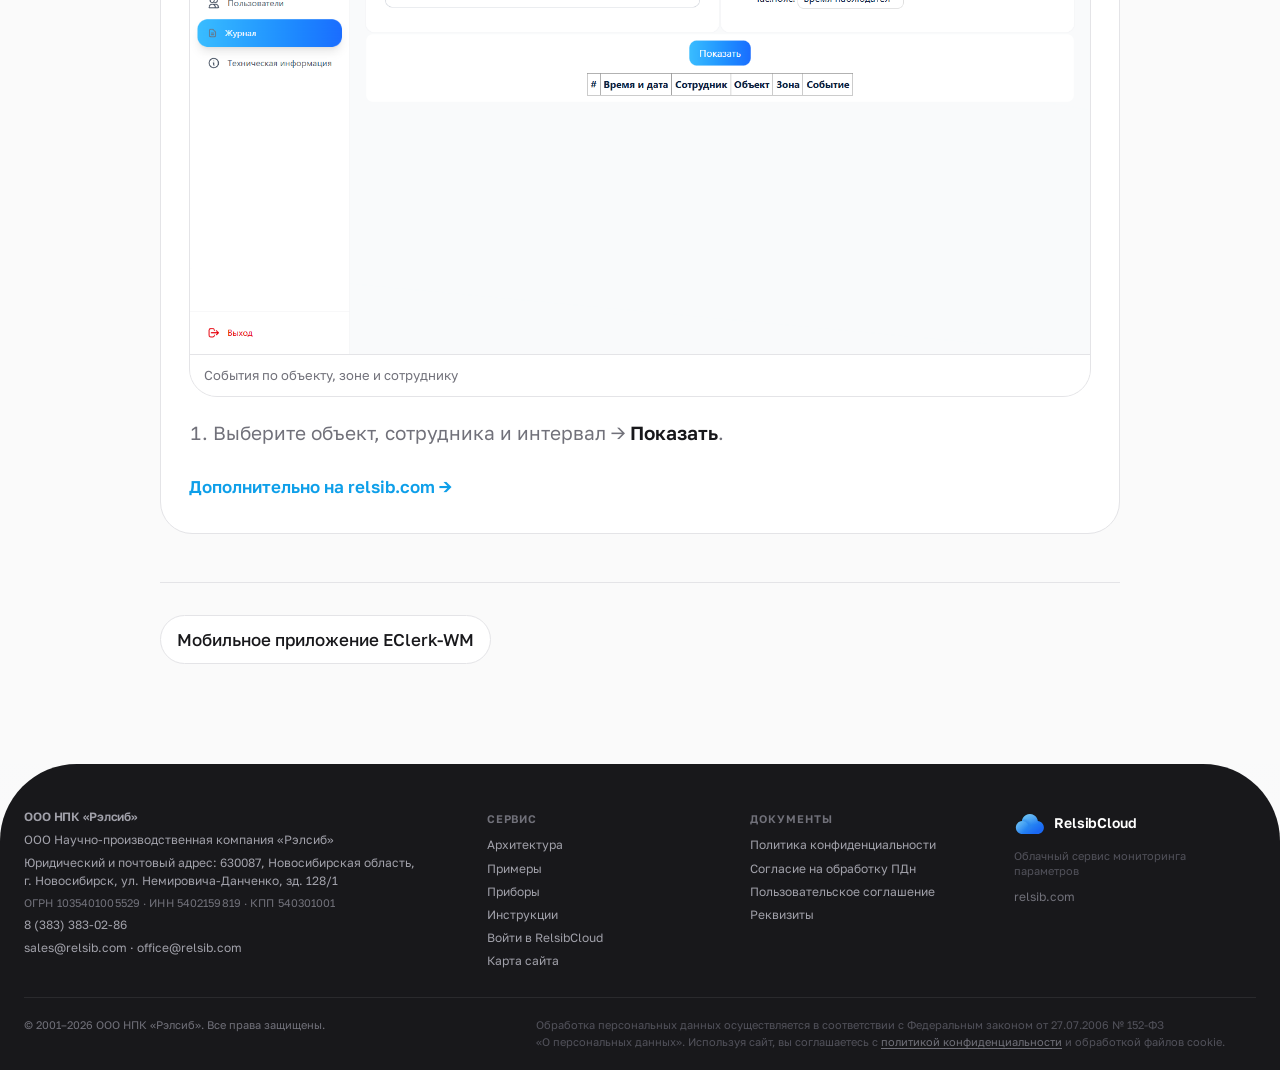
<file: instructions/relsibcloud.html>
<!DOCTYPE html>
<html lang="ru">
<head>
  <meta charset="UTF-8">
  <meta name="viewport" content="width=device-width, initial-scale=1.0">
  <title>Инструкция по RelsibCloud — быстрый старт, подключение приборов</title>
  <meta name="description" content="Пошаговая инструкция по RelsibCloud: регистрация, создание раздела, объекта и зоны, подключение шлюза GW, проверка приборов, настройка уведомлений и отчётов.">
  <meta name="keywords" content="инструкция RelsibCloud, быстрый старт, подключение шлюза, MQTT, создание объекта, зона контроля, настройка приборов">
  <meta name="author" content="ООО НПК «Рэлсиб»">
  <meta name="robots" content="index, follow, max-image-preview:large, max-snippet:-1, max-video-preview:-1">
  <meta name="theme-color" content="#0e9fe9">
  <link rel="canonical" href="https://relsibcloud.com/instructions/relsibcloud.html">
  <link rel="alternate" hreflang="ru" href="https://relsibcloud.com/instructions/relsibcloud.html">
  <meta property="og:type" content="article">
  <meta property="og:site_name" content="RelsibCloud">
  <meta property="og:locale" content="ru_RU">
  <meta property="og:title" content="Инструкция по RelsibCloud — быстрый старт">
  <meta property="og:description" content="Как зарегистрироваться, создать объект, подключить шлюз и увидеть показания приборов в облаке.">
  <meta property="og:url" content="https://relsibcloud.com/instructions/relsibcloud.html">
  <meta property="og:image" content="https://relsibcloud.com/Images/instructions/detail/60-marketing-tree.png">
  <meta property="og:image:alt" content="Дерево объектов в интерфейсе RelsibCloud">
  <meta name="twitter:card" content="summary_large_image">
  <meta name="twitter:title" content="Инструкция по RelsibCloud">
  <meta name="twitter:description" content="Быстрый старт: регистрация, объект, шлюз, проверка приборов.">
  <meta name="twitter:image" content="https://relsibcloud.com/Images/instructions/detail/60-marketing-tree.png">
  <link rel="icon" type="image/svg+xml" href="../Images/Logo/Cloud_logo.svg">
  <link rel="apple-touch-icon" href="../Images/Logo/Cloud_logo.svg">
  <link rel="preconnect" href="https://fonts.googleapis.com">
  <link rel="preconnect" href="https://fonts.gstatic.com" crossorigin>
  <link href="https://fonts.googleapis.com/css2?family=Golos+Text:wght@400..900&display=swap" rel="stylesheet">
  <link rel="stylesheet" href="../styles.css?v=20260822b">
  <script type="application/ld+json">
  {
    "@context": "https://schema.org",
    "@graph": [
      {
        "@type": "HowTo",
        "@id": "https://relsibcloud.com/instructions/relsibcloud.html#howto",
        "name": "Быстрый старт в RelsibCloud",
        "description": "Как впервые зайти в кабинет, создать объект и увидеть показания приборов в облаке.",
        "inLanguage": "ru-RU",
        "image": "https://relsibcloud.com/Images/instructions/detail/60-marketing-tree.png",
        "totalTime": "PT30M",
        "step": [
          { "@type": "HowToStep", "position": 1, "name": "Войти в кабинет", "text": "Зарегистрируйтесь или войдите на app2.relsibcloud.com." },
          { "@type": "HowToStep", "position": 2, "name": "Создать раздел, объект и зону", "text": "В разделе «Объекты» создайте три уровня: площадку, точку подключения шлюза и место измерения." },
          { "@type": "HowToStep", "position": 3, "name": "Подключить шлюз или приложение", "text": "Укажите логин и пароль объекта на шлюзе GW или в приложении EClerk-WM." },
          { "@type": "HowToStep", "position": 4, "name": "Проверить приборы", "text": "Откройте раздел «Приборы» и убедитесь, что данные поступают в облако." }
        ]
      },
      {
        "@type": "BreadcrumbList",
        "itemListElement": [
          { "@type": "ListItem", "position": 1, "name": "Главная", "item": "https://relsibcloud.com/" },
          { "@type": "ListItem", "position": 2, "name": "Инструкции", "item": "https://relsibcloud.com/#instructions" },
          { "@type": "ListItem", "position": 3, "name": "RelsibCloud", "item": "https://relsibcloud.com/instructions/relsibcloud.html" }
        ]
      }
    ]
  }
  </script>
  <!-- Yandex.Metrika counter -->
<script type="text/javascript">
  (function(m,e,t,r,i,k,a){
      m[i]=m[i]||function(){(m[i].a=m[i].a||[]).push(arguments)};
      m[i].l=1*new Date();
      for (var j = 0; j < document.scripts.length; j++) {if (document.scripts[j].src === r) { return; }}
      k=e.createElement(t),a=e.getElementsByTagName(t)[0],k.async=1,k.src=r,a.parentNode.insertBefore(k,a)
  })(window, document,'script','https://mc.yandex.ru/metrika/tag.js?id=111382488', 'ym');

  ym(111382488, 'init', {ssr:true, webvisor:true, clickmap:true, ecommerce:"dataLayer", referrer: document.referrer, url: location.href, accurateTrackBounce:true, trackLinks:true});
</script>
<noscript><div><img src="https://mc.yandex.ru/watch/111382488" style="position:absolute; left:-9999px;" alt="" /></div></noscript>
<!-- /Yandex.Metrika counter -->
</head>
<body>
  <div class="loader" id="loader" aria-hidden="true">
    <div class="loader__grid"></div>
    <div class="loader__box" aria-label="Загрузка">
      <div class="loader__square"></div>
      <div class="loader__square"></div>
      <div class="loader__square"></div>
      <div class="loader__square"></div>
      <div class="loader__square"></div>
      <div class="loader__square"></div>
      <div class="loader__square"></div>
    </div>
  </div>
  <header class="header">
    <div class="header__pill">
      <a href="../index.html" class="header__logo" aria-label="RelsibCloud">
        <img src="../Images/Logo/Cloud_logo.svg" alt="" width="36" height="36" class="header__logo-img">
        <span class="header__logo-text">RelsibCloud</span>
      </a>
      <nav class="header__nav">
        <a href="../index.html#architecture" class="header__nav-item">Архитектура</a>
        <span class="header__sep"></span>
        <a href="../index.html#use-cases" class="header__nav-item">Примеры</a>
        <span class="header__sep"></span>
        <a href="../devices.html" class="header__nav-item">Приборы</a>
        <span class="header__sep"></span>
        <a href="../index.html#instructions" class="header__nav-item header__nav-item--active">Инструкции</a>
      </nav>
      <div class="header__right">
        <a href="https://app2.relsibcloud.com/login/" class="header__icon" title="Войти" aria-label="Войти">
          <svg width="20" height="20" viewBox="0 0 24 24" fill="none" stroke="currentColor" stroke-width="1.5"><path d="M21 15a2 2 0 0 1-2 2H7l-4 4V5a2 2 0 0 1 2-2h14a2 2 0 0 1 2 2z"/></svg>
        </a>
        <a href="https://app2.relsibcloud.com/login/" class="btn btn--primary header__auth-btn">Войти</a>
        <a href="https://app2.relsibcloud.com/join/" class="header__nav-item header__auth-link">Регистрация</a>
        <button type="button" class="header__burger" aria-label="Открыть меню" aria-expanded="false">
          <span class="header__burger-line"></span>
          <span class="header__burger-line"></span>
          <span class="header__burger-line"></span>
        </button>
      </div>
    </div>
    <div class="header__menu-overlay" aria-hidden="true" inert></div>
    <div class="header__menu" aria-hidden="true" hidden inert>
      <button type="button" class="header__menu-close" aria-label="Закрыть меню">
        <svg width="24" height="24" viewBox="0 0 24 24" fill="none" stroke="currentColor" stroke-width="2" stroke-linecap="round"><line x1="18" y1="6" x2="6" y2="18"/><line x1="6" y1="6" x2="18" y2="18"/></svg>
      </button>
      <nav class="header__menu-nav">
        <a href="../index.html#architecture" class="header__menu-link">Архитектура</a>
        <a href="../index.html#use-cases" class="header__menu-link">Примеры</a>
        <a href="../devices.html" class="header__menu-link">Приборы</a>
        <a href="../index.html#instructions" class="header__menu-link header__menu-link--active">Инструкции</a>
      </nav>
      <div class="header__menu-right">
        <a href="https://app2.relsibcloud.com/login/" class="btn btn--primary">Войти</a>
        <a href="https://app2.relsibcloud.com/join/" class="header__menu-link">Регистрация</a>
      </div>
    </div>
  </header>

  <main class="page page--guide">
    <div class="page__inner">
      <nav class="breadcrumb" aria-label="Навигация">
        <a href="../index.html">Главная</a>
        <span class="breadcrumb__sep">/</span>
        <a href="../index.html#instructions">Инструкции</a>
        <span class="breadcrumb__sep">/</span>
        <span>RelsibCloud</span>
      </nav>

      <header class="catalog-header">
        <a href="../index.html#instructions" class="catalog-header__back" aria-label="Назад к инструкциям">
          <svg width="24" height="24" viewBox="0 0 24 24" fill="none" stroke="currentColor" stroke-width="2" stroke-linecap="round" stroke-linejoin="round"><path d="M19 12H5M12 19l-7-7 7-7"/></svg>
        </a>
        <h1 class="catalog-header__title">Инструкция по работе с RelsibCloud</h1>
      </header>
      <p class="catalog-hero__lead">Как впервые зайти в <a href="https://app2.relsibcloud.com/" target="_blank" rel="noopener">app2.relsibcloud.com</a>, создать объект и увидеть показания приборов. Сначала быстрый старт — потом настройки подробнее.</p>

      <article class="guide">
        <section class="guide__section" id="g-start">
          <h2 class="guide__heading">Быстрый старт</h2>
          <p class="guide__lead">Чтобы данные с приборов появились в облаке, достаточно сделать четыре шага. Остальное можно настроить позже.</p>
          <ol class="guide__path">
            <li><a href="#g-login">Войти</a></li>
            <li><a href="#g-setup">Создать раздел → объект → зону</a></li>
            <li><a href="#g-connect">Подключить шлюз или приложение</a></li>
            <li><a href="#g-check">Проверить в «Приборах»</a></li>
          </ol>
          <nav class="guide__toc" aria-label="Содержание">
            <a href="#g-start">Быстрый старт</a>
            <a href="#g-setup">Создать объект</a>
            <a href="#g-connect">Подключить</a>
            <a href="#g-check">Проверить</a>
            <a href="#g-next">Дальше</a>
            <a href="#g-more">Подробнее</a>
          </nav>
        </section>

        <section class="guide__section" id="g-login">
          <h2 class="guide__heading">1. Войти в кабинет</h2>
          <ol class="guide__steps">
            <li>Откройте <a href="https://app2.relsibcloud.com/join/" target="_blank" rel="noopener">страницу регистрации</a> или <a href="https://app2.relsibcloud.com/login/" target="_blank" rel="noopener">страницу входа</a>.</li>
            <li>Откроется кабинет. Слева — меню: <strong>Контроль</strong>, <strong>Объекты</strong>, <strong>Приборы</strong> и другие разделы.</li>
          </ol>
        </section>

        <section class="guide__section" id="g-setup">
          <h2 class="guide__heading">2. Создать раздел, объект и зону</h2>
          <p class="guide__lead">Откройте <strong>Объекты</strong>. Нужны три уровня: где площадка → куда подключается шлюз → где стоит датчик.</p>
          <figure class="guide__figure">
            <img src="../Images/instructions/detail/60-marketing-tree.png" alt="Пример дерева объектов" width="1440" height="900" loading="lazy">
            <figcaption>Раздел → объект → зоны. Показания появляются у зон после подключения приборов</figcaption>
          </figure>

          <h3 class="guide__subheading">Раздел</h3>
          <ol class="guide__steps">
            <li>Нажмите <strong>+ Добавить раздел</strong>.</li>
            <li>Укажите название (например, «Офис» или «Склад») → <strong>Сохранить</strong>.</li>
          </ol>
          <figure class="guide__figure">
            <img src="../Images/instructions/detail/18-section-form-clean.png" alt="Параметры раздела" width="1440" height="900" loading="lazy">
            <figcaption>«Параметры раздела» — достаточно названия</figcaption>
          </figure>

          <h3 class="guide__subheading">Объект</h3>
          <p class="guide__lead">Объект — точка подключения шлюза. У него будут логин и пароль для связи с облаком.</p>
          <ol class="guide__steps">
            <li>В строке раздела нажмите иконку <strong>«Добавить объект»</strong>.</li>
            <li>Заполните <strong>название</strong>, <strong>адрес</strong> и <strong>часовой пояс</strong> (обязательно) → <strong>Сохранить</strong>.</li>
          </ol>
          <figure class="guide__figure">
            <img src="../Images/instructions/detail/19-object-form-clean.png" alt="Параметры объекта" width="1440" height="900" loading="lazy">
            <figcaption>«Параметры объекта» — название, адрес, часовой пояс</figcaption>
          </figure>

          <h3 class="guide__subheading">Зона</h3>
          <p class="guide__lead">Зона — место измерения (комната, холодильник, точка с датчиком). История данных хранится на зоне.</p>
          <ol class="guide__steps">
            <li>Раскройте раздел, найдите объект.</li>
            <li>Нажмите зелёный <strong>«+» — Добавить зону</strong>.</li>
            <li>Укажите название → <strong>Сохранить</strong>.</li>
          </ol>
          <figure class="guide__figure">
            <img src="../Images/instructions/detail/65-zone-add.png" alt="Параметры зоны" width="1440" height="900" loading="lazy">
            <figcaption>«Параметры зоны» — для старта хватит названия</figcaption>
          </figure>
        </section>

        <section class="guide__section" id="g-connect">
          <h2 class="guide__heading">3. Подключить шлюз или приложение</h2>
          <p class="guide__lead">В строке объекта нажмите первую иконку — <strong>«Информация для подключения»</strong>.</p>
          <figure class="guide__figure guide__figure--icons">
            <img src="../Images/instructions/detail/object-row-icons.png" alt="Иконки объекта" width="320" height="80" loading="lazy">
            <figcaption>Первая иконка — данные для шлюза; третья (зелёный +) — добавить зону</figcaption>
          </figure>
          <figure class="guide__figure">
            <img src="../Images/instructions/detail/61-connection-info.png" alt="Параметры подключения" width="1440" height="900" loading="lazy">
            <figcaption>Сервер, порт, логин и пароль (на скрине скрыты) — введите в шлюз или отсканируйте QR</figcaption>
          </figure>
          <ol class="guide__steps">
            <li>Скопируйте <strong>логин</strong> и <strong>пароль</strong> объекта (или отсканируйте QR).</li>
            <li>Введите их в шлюз GW / приложение EClerk-WM / настройки прибора Wi‑Fi или LTE.</li>
            <li>MQTT: сервер <code>relsibcloud.com</code>, порт <strong>8883</strong>. HTTPS: порт <strong>8080</strong>.</li>
            <li>Подробнее по мобильному приложению — в инструкции <a href="eclerk-wm.html">EClerk-WM</a>.</li>
          </ol>
        </section>

        <section class="guide__section" id="g-check">
          <h2 class="guide__heading">4. Проверить, что приборы подключены</h2>
          <p class="guide__lead">После настройки шлюза откройте <strong>Приборы</strong> — там появятся устройства и их статус (онлайн / офлайн). Так проще всего убедиться, что связь с облаком есть.</p>
          <figure class="guide__figure">
            <img src="../Images/instructions/detail/23-devices.png" alt="Список приборов" width="1440" height="900" loading="lazy">
            <figcaption>«Приборы» — сводка и список устройств</figcaption>
          </figure>
          <ol class="guide__steps">
            <li>Откройте <strong>Приборы</strong>.</li>
            <li>Проверьте, что нужные устройства в списке и в статусе онлайн.</li>
            <li>Текущие показания также видны в дереве <strong>Объектов</strong> у соответствующих зон.</li>
          </ol>
          <p class="guide__lead"><strong>Контроль</strong> — не полный список всех зон. Туда попадают только зоны из <strong>избранного</strong>: когда зон много, на экран выводят самые нужные. Чтобы зона появилась в Контроле, добавьте её в избранное.</p>
          <figure class="guide__figure">
            <img src="../Images/instructions/detail/21-kontrol.png" alt="Раздел Контроль" width="1440" height="900" loading="lazy">
            <figcaption>«Контроль» — избранные зоны для постоянного мониторинга</figcaption>
          </figure>
          <p class="guide__lead">На этом базовый запуск закончен: объект создан, шлюз подключён, приборы видны в списке.</p>
        </section>

        <section class="guide__section" id="g-next">
          <h2 class="guide__heading">Что настроить дальше</h2>
          <p class="guide__lead">Когда первые приборы уже отдают данные, удобно сразу включить оповещения и посмотреть отчёты.</p>

          <h3 class="guide__subheading">Уведомления</h3>
          <figure class="guide__figure">
            <img src="../Images/instructions/detail/24-alerts.png" alt="Уведомления" width="1440" height="900" loading="lazy">
            <figcaption>E-mail, SMS, Telegram, MAX</figcaption>
          </figure>
          <ol class="guide__steps">
            <li>Откройте <strong>Уведомления</strong>.</li>
            <li>Включите канал и укажите адрес, телефон или код бота → <strong>Сохранить</strong>.</li>
          </ol>

          <h3 class="guide__subheading">Отчёты</h3>
          <figure class="guide__figure">
            <img src="../Images/instructions/detail/22-reports.png" alt="Отчёты" width="1440" height="900" loading="lazy">
            <figcaption>График, события, анализ, экспорт</figcaption>
          </figure>
          <ol class="guide__steps">
            <li>Откройте <strong>Отчёты</strong> → выберите зоны и интервал → <strong>Показать</strong>.</li>
          </ol>
        </section>

        <section class="guide__section" id="g-more">
          <h2 class="guide__heading">Подробнее по кабинету</h2>
          <p class="guide__lead">Ниже — когда базовый запуск уже сделан и нужно разобраться глубже.</p>

          <h3 class="guide__subheading" id="g-structure">Как устроено дерево</h3>
          <ol class="guide__steps">
            <li><strong>Раздел</strong> — группа (филиал, этаж, площадка). Можно вкладывать разделы друг в друга.</li>
            <li><strong>Объект</strong> — точка подключения шлюза: адрес, часовой пояс, права доступа, логин/пароль.</li>
            <li><strong>Зона</strong> — место измерения. Данные хранятся на зоне: при замене датчика история не пропадает.</li>
          </ol>

          <h3 class="guide__subheading" id="g-object-icons">Иконки объекта</h3>
          <figure class="guide__figure guide__figure--icons">
            <img src="../Images/instructions/detail/object-row-icons.png" alt="Пять иконок объекта" width="320" height="80" loading="lazy">
            <figcaption>Слева направо</figcaption>
          </figure>
          <ol class="guide__steps">
            <li>документ — информация для подключения шлюза;</li>
            <li>монитор — дашборд объекта;</li>
            <li>«+» — добавить зону;</li>
            <li>карандаш — редактировать объект;</li>
            <li>корзина — удалить объект.</li>
          </ol>
          <p class="guide__lead">У раздела иконки другие: добавить подраздел, добавить объект, редактировать, удалить.</p>

          <h3 class="guide__subheading" id="g-dashboard">Дашборд объекта</h3>
          <p class="guide__lead">Синий монитор открывает карточку объекта со всеми зонами.</p>
          <figure class="guide__figure">
            <img src="../Images/instructions/detail/62-object-dashboard.png" alt="Дашборд объекта" width="1440" height="900" loading="lazy">
            <figcaption>Сводка по зонам, карточки с показаниями, вкладки</figcaption>
          </figure>
          <ol class="guide__steps">
            <li><strong>Обзор</strong> — карточки зон (температура, влажность, CO₂, батарея, сигнал).</li>
            <li><strong>Проблемы</strong> — зоны с отклонениями.</li>
            <li><strong>Графики</strong> — история измерений.</li>
            <li><strong>Настройки</strong> — параметры объекта.</li>
            <li><strong>Схема</strong> — показания на плане или фото.</li>
          </ol>
          <figure class="guide__figure">
            <img src="../Images/instructions/detail/62b-object-dashboard-settings.png" alt="Настройки в дашборде" width="1440" height="900" loading="lazy">
            <figcaption>Вкладка «Настройки» в дашборде</figcaption>
          </figure>

          <h3 class="guide__subheading" id="g-edit">Редактирование объекта и зоны</h3>
          <figure class="guide__figure">
            <img src="../Images/instructions/detail/63-object-edit-marketing.png" alt="Редактирование объекта" width="1440" height="900" loading="lazy">
            <figcaption>Параметры объекта: название, адрес, раздел, пояс, права, видимость</figcaption>
          </figure>
          <figure class="guide__figure">
            <img src="../Images/instructions/detail/64-zone-edit.png" alt="Редактирование зоны" width="1440" height="900" loading="lazy">
            <figcaption>Параметры зоны: название, комментарий, транзит, видимость</figcaption>
          </figure>
          <ol class="guide__steps">
            <li>Карандаш у объекта или зоны открывает форму параметров.</li>
            <li>В зоне можно уточнить комментарий и видимость в Контроле.</li>
          </ol>

          <h3 class="guide__subheading" id="g-control-more">Контроль: экран и схема</h3>
          <p class="guide__lead">В <strong>Контроле</strong> показываются только зоны из избранного — удобный экран для самых важных точек, а не для всего списка зон.</p>
          <figure class="guide__figure">
            <img src="../Images/instructions/guide-shema.png" alt="Контроль схема" width="1440" height="900" loading="lazy">
            <figcaption>Вкладка «Схема» — показания избранных зон на изображении объекта</figcaption>
          </figure>
          <ol class="guide__steps">
            <li><strong>Экран</strong> — карточки избранных зон.</li>
            <li><strong>Схема</strong> — те же данные на плане или фото.</li>
            <li>Чтобы проверить, что приборы вообще подключились, смотрите раздел <strong>Приборы</strong>.</li>
          </ol>

          <h3 class="guide__subheading" id="g-users">Пользователи</h3>
          <figure class="guide__figure">
            <img src="../Images/instructions/detail/25-users.png" alt="Пользователи" width="1440" height="900" loading="lazy">
            <figcaption>Роли и доступ к объектам</figcaption>
          </figure>
          <ol class="guide__steps">
            <li><strong>Пользователи</strong> → <strong>+ Добавить пользователя</strong>.</li>
            <li>Назначьте роль и объекты, к которым есть доступ.</li>
          </ol>

          <h3 class="guide__subheading" id="g-log">Журнал</h3>
          <figure class="guide__figure">
            <img src="../Images/instructions/detail/26-logs.png" alt="Журнал" width="1440" height="900" loading="lazy">
            <figcaption>События по объекту, зоне и сотруднику</figcaption>
          </figure>
          <ol class="guide__steps">
            <li>Выберите объект, сотрудника и интервал → <strong>Показать</strong>.</li>
          </ol>

          <p class="guide__more">
            <a href="https://relsib.com/relsibcloud/instruktsiya-po-rabote-s-relsibcloud/" target="_blank" rel="noopener">Дополнительно на relsib.com →</a>
          </p>
        </section>
      </article>

      <nav class="guide-nav" aria-label="Другие инструкции">
        <a href="eclerk-wm.html" class="guide-nav__link">Мобильное приложение EClerk-WM</a>
      </nav>
    </div>
  </main>

  <footer class="footer">
    <div class="footer__inner">
      <div class="footer__col footer__col--company">
        <p class="footer__title">ООО НПК «Рэлсиб»</p>
        <p class="footer__legal-name">ООО Научно-производственная компания «Рэлсиб»</p>
        <p>Юридический и почтовый адрес: 630087, Новосибирская область, г.&nbsp;Новосибирск, ул.&nbsp;Немировича-Данченко, зд.&nbsp;128/1</p>
        <p class="footer__ids">ОГРН&nbsp;1035401005529 · ИНН&nbsp;5402159819 · КПП&nbsp;540301001</p>
        <p><a href="tel:+73833830286">8 (383) 383-02-86</a></p>
        <p><a href="mailto:sales@relsib.com">sales@relsib.com</a> · <a href="mailto:office@relsib.com">office@relsib.com</a></p>
      </div>

      <div class="footer__col">
        <p class="footer__heading">Сервис</p>
        <nav class="footer__nav" aria-label="Разделы сайта">
          <a href="../index.html#architecture">Архитектура</a>
          <a href="../index.html#use-cases">Примеры</a>
          <a href="../devices.html">Приборы</a>
          <a href="../index.html#instructions">Инструкции</a>
          <a href="https://app2.relsibcloud.com/login/" target="_blank" rel="noopener">Войти в RelsibCloud</a>
          <a href="/sitemap.xml">Карта сайта</a>
        </nav>
      </div>

      <div class="footer__col">
        <p class="footer__heading">Документы</p>
        <nav class="footer__nav" aria-label="Юридические документы">
          <a href="https://relsib.com/company/consent/" target="_blank" rel="noopener">Политика конфиденциальности</a>
          <a href="https://relsib.com/company/consent/consent-form/" target="_blank" rel="noopener">Согласие на обработку ПДн</a>
          <a href="https://relsib.com/company/consent/user-agreement/" target="_blank" rel="noopener">Пользовательское соглашение</a>
          <a href="https://relsib.com/company/bank_details/" target="_blank" rel="noopener">Реквизиты</a>
        </nav>
      </div>

      <div class="footer__col footer__col--brand">
        <a href="../index.html" class="footer__logo" aria-label="RelsibCloud">
          <img src="../Images/Logo/Cloud_logo.svg" alt="" width="40" height="40" class="footer__logo-img">
          <span class="footer__logo-text">RelsibCloud</span>
        </a>
        <p class="footer__brand-note">Облачный сервис мониторинга параметров</p>
        <a class="footer__ext" href="https://relsib.com/" target="_blank" rel="noopener">relsib.com</a>
      </div>
    </div>

    <div class="footer__bottom">
      <p class="footer__copyright">© 2001–2026 ООО НПК «Рэлсиб». Все права защищены.</p>
      <p class="footer__pdn">Обработка персональных данных осуществляется в соответствии с Федеральным законом от&nbsp;27.07.2006 №&nbsp;152‑ФЗ «О&nbsp;персональных данных». Используя сайт, вы соглашаетесь с <a href="https://relsib.com/company/consent/" target="_blank" rel="noopener">политикой конфиденциальности</a> и обработкой файлов cookie.</p>
    </div>
  </footer>

  <script>
  (function() {
    var loader = document.getElementById('loader');
    function hideLoader() { if (loader) loader.classList.add('loader--hidden'); }
    if (document.readyState === 'complete') hideLoader();
    else window.addEventListener('load', hideLoader);

    var header = document.querySelector('.header');
    if (!header) return;
    var burger = header.querySelector('.header__burger');
    var overlay = header.querySelector('.header__menu-overlay');
    var menu = header.querySelector('.header__menu');
    function openMenu() {
      header.classList.add('header--menu-open');
      if (burger) burger.setAttribute('aria-expanded', 'true');
      if (overlay) {
        overlay.setAttribute('aria-hidden', 'false');
        overlay.removeAttribute('inert');
      }
      if (menu) {
        menu.setAttribute('aria-hidden', 'false');
        menu.removeAttribute('hidden');
        menu.removeAttribute('inert');
      }
      document.body.style.overflow = 'hidden';
    }
    function closeMenu() {
      header.classList.remove('header--menu-open');
      if (burger) burger.setAttribute('aria-expanded', 'false');
      if (overlay) {
        overlay.setAttribute('aria-hidden', 'true');
        overlay.setAttribute('inert', '');
      }
      if (menu) {
        menu.setAttribute('aria-hidden', 'true');
        menu.setAttribute('hidden', '');
        menu.setAttribute('inert', '');
      }
      document.body.style.overflow = '';
    }
    if (burger) burger.addEventListener('click', function() {
      header.classList.contains('header--menu-open') ? closeMenu() : openMenu();
    });
    if (overlay) overlay.addEventListener('click', closeMenu);
    var closeBtn = header.querySelector('.header__menu-close');
    if (closeBtn) closeBtn.addEventListener('click', closeMenu);
    if (menu) menu.querySelectorAll('a').forEach(function(a) { a.addEventListener('click', closeMenu); });
    document.addEventListener('keydown', function(e) {
      if (e.key === 'Escape' && header.classList.contains('header--menu-open')) closeMenu();
    });
  })();
  </script>
</body>
</html>
</file>
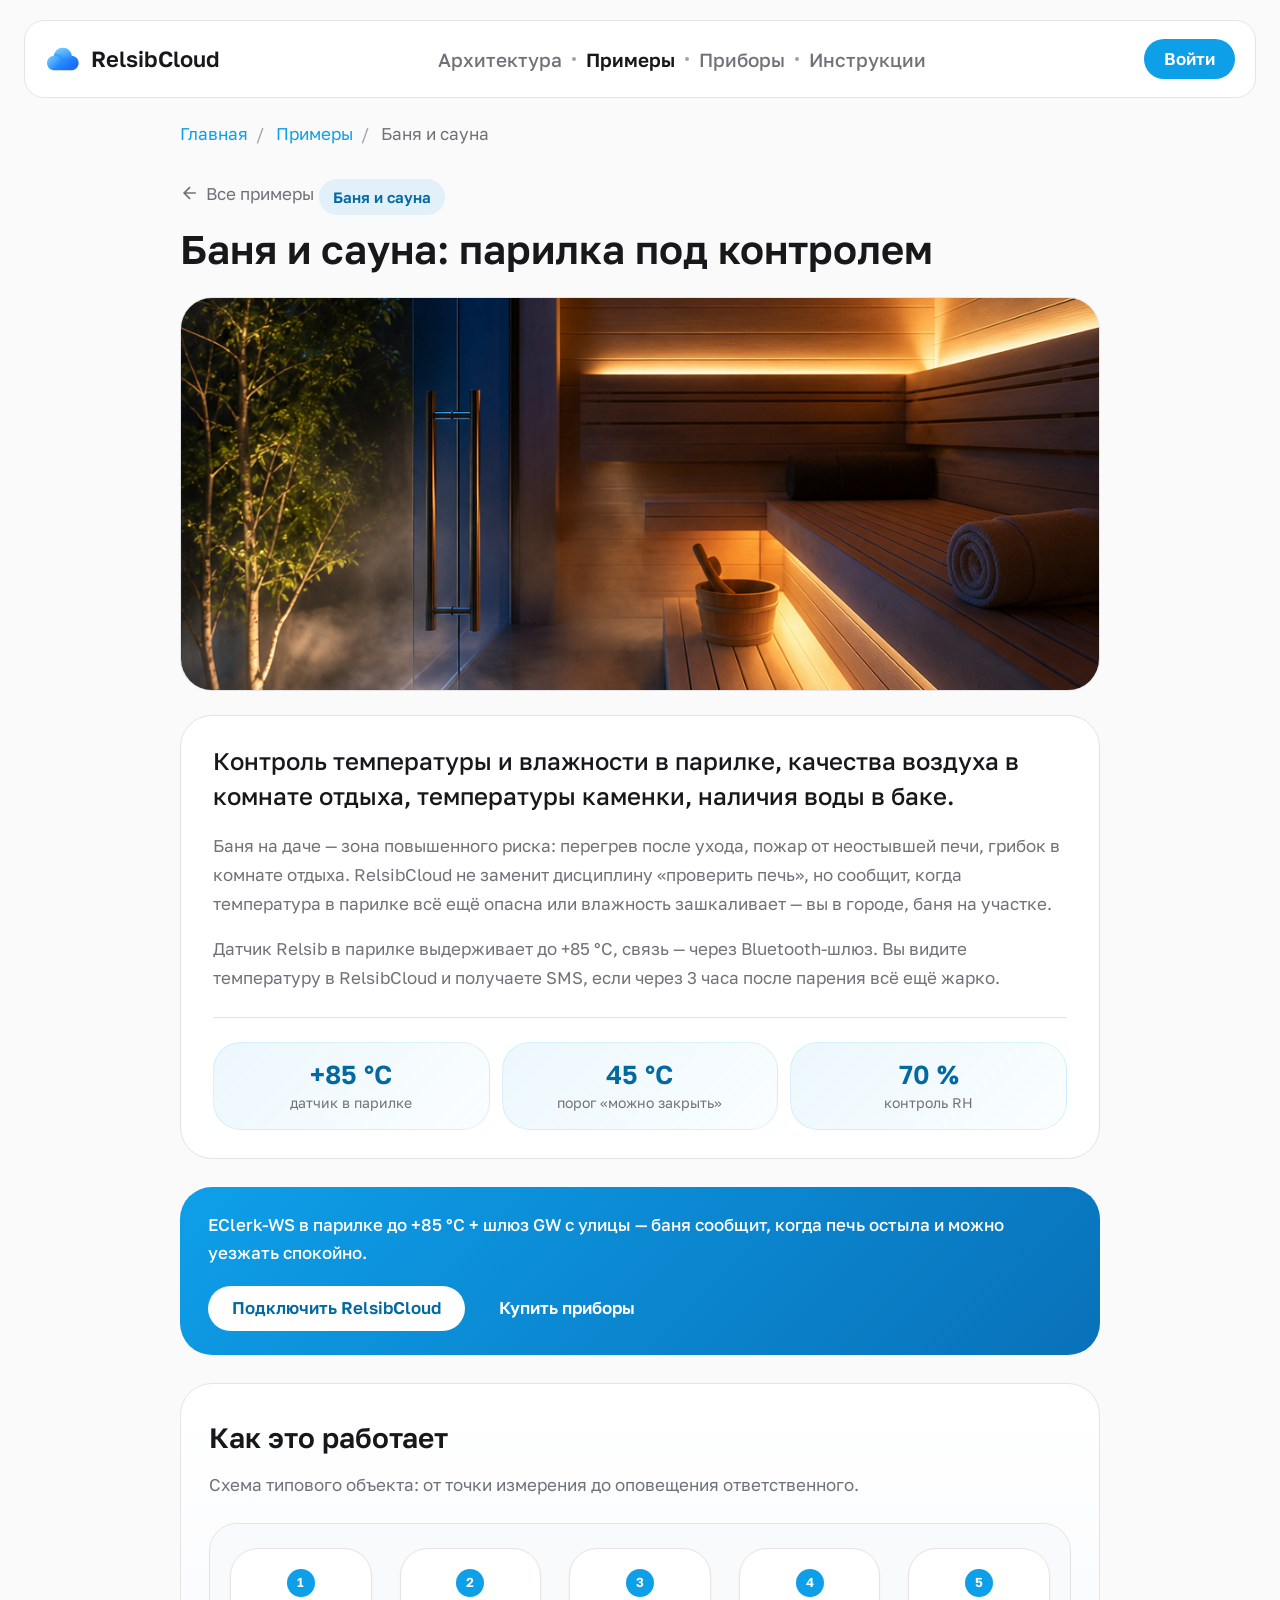
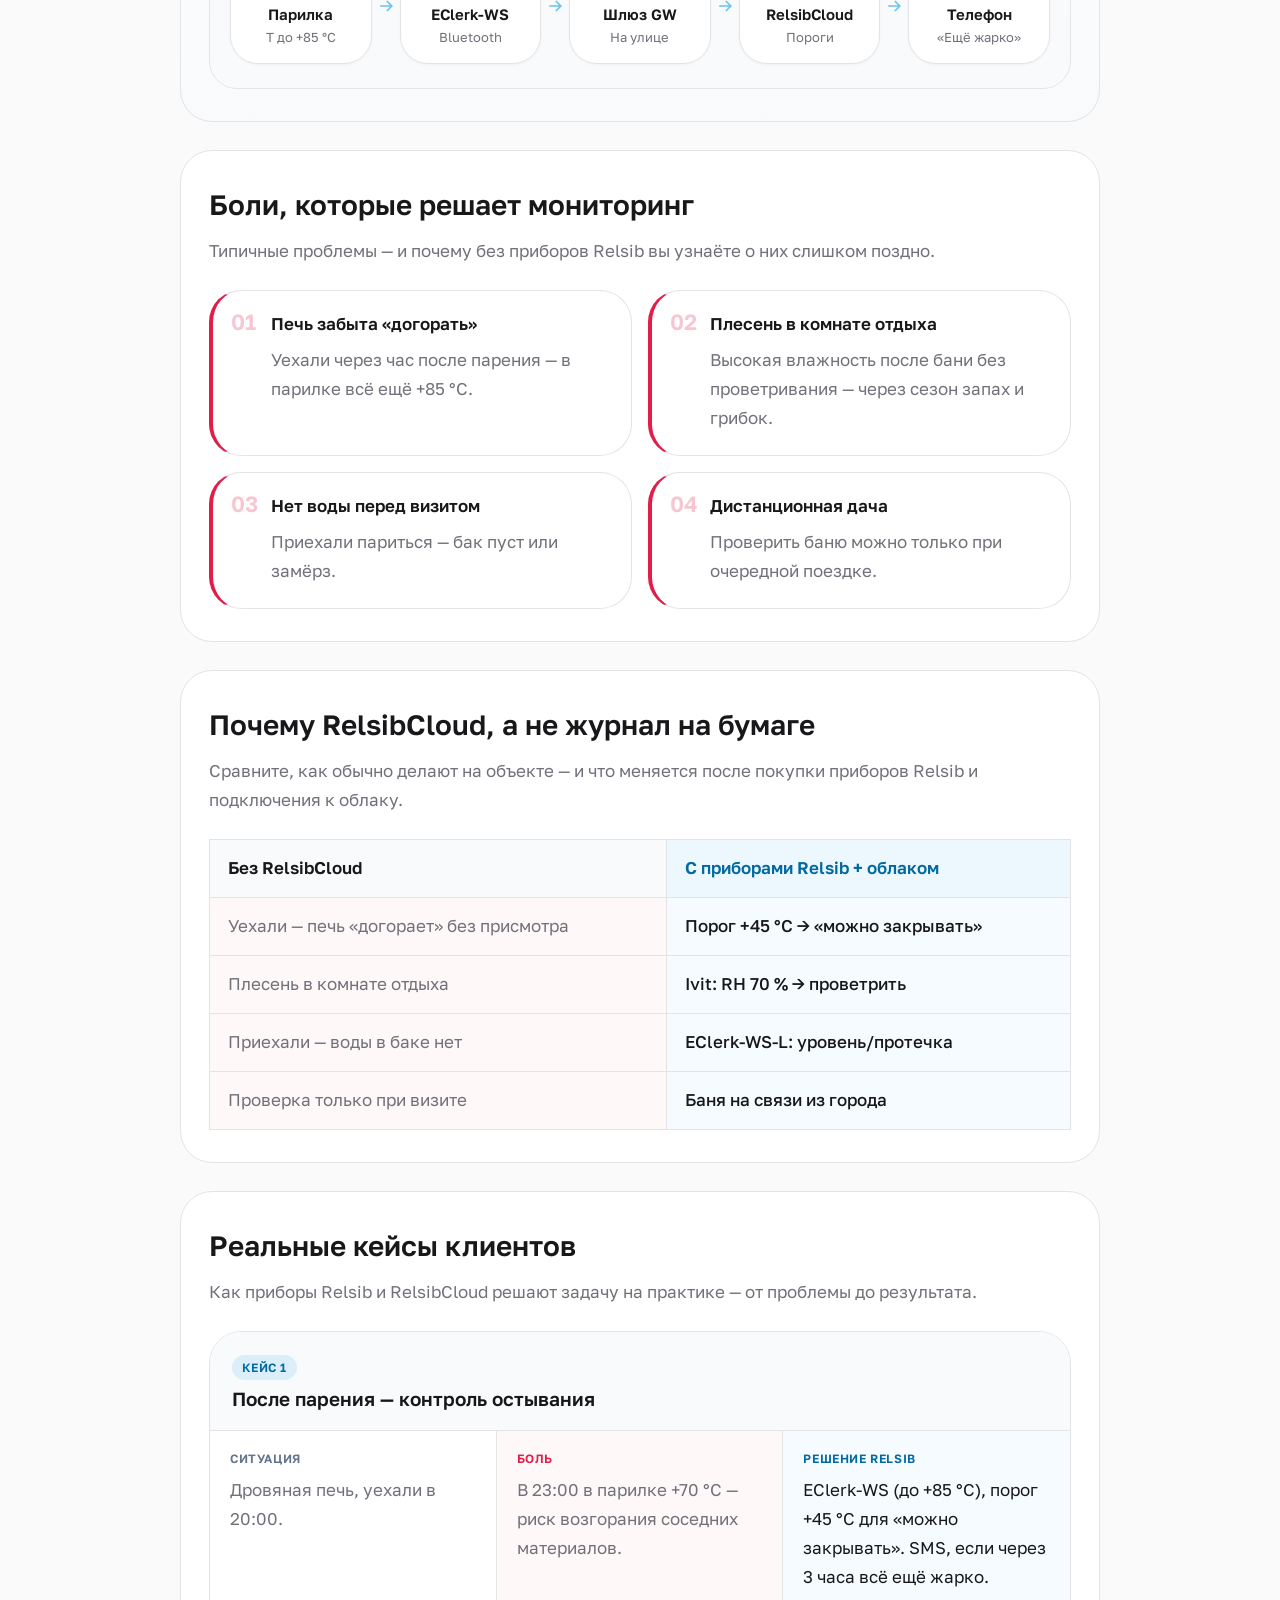
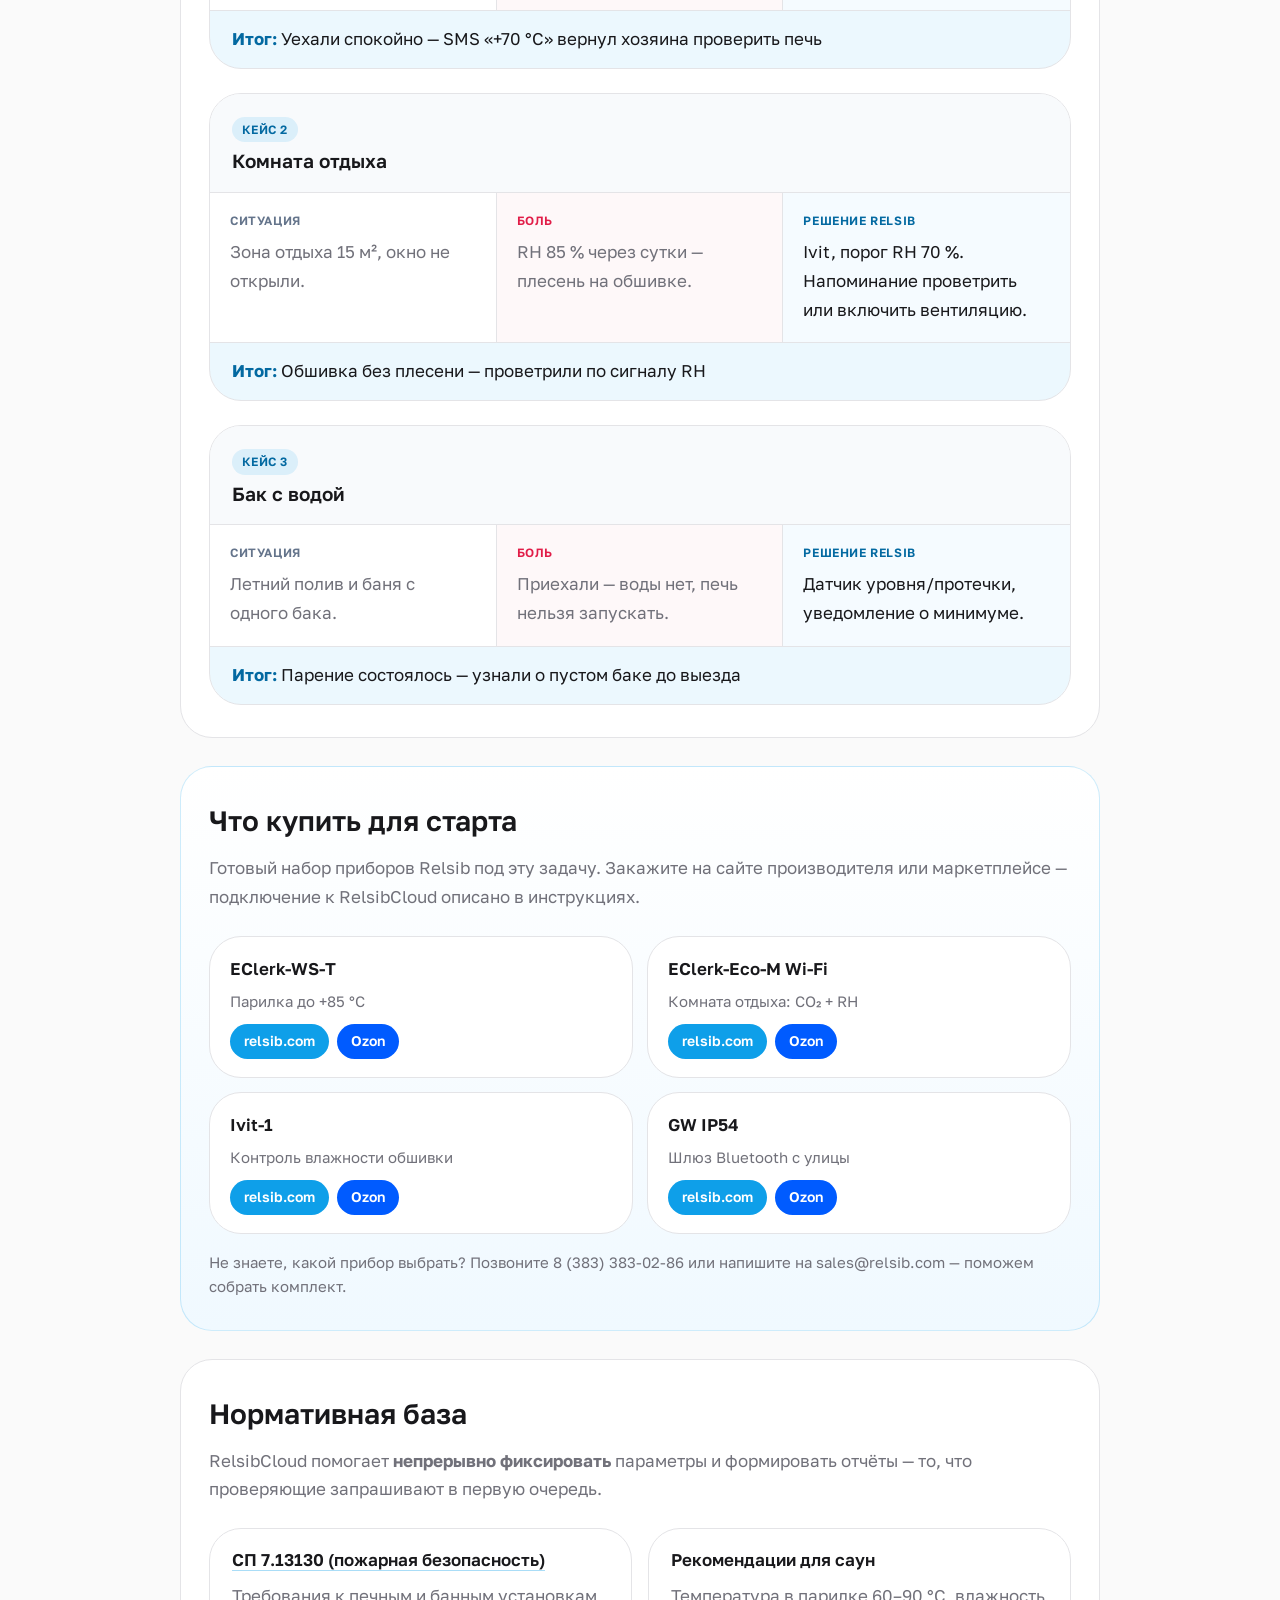
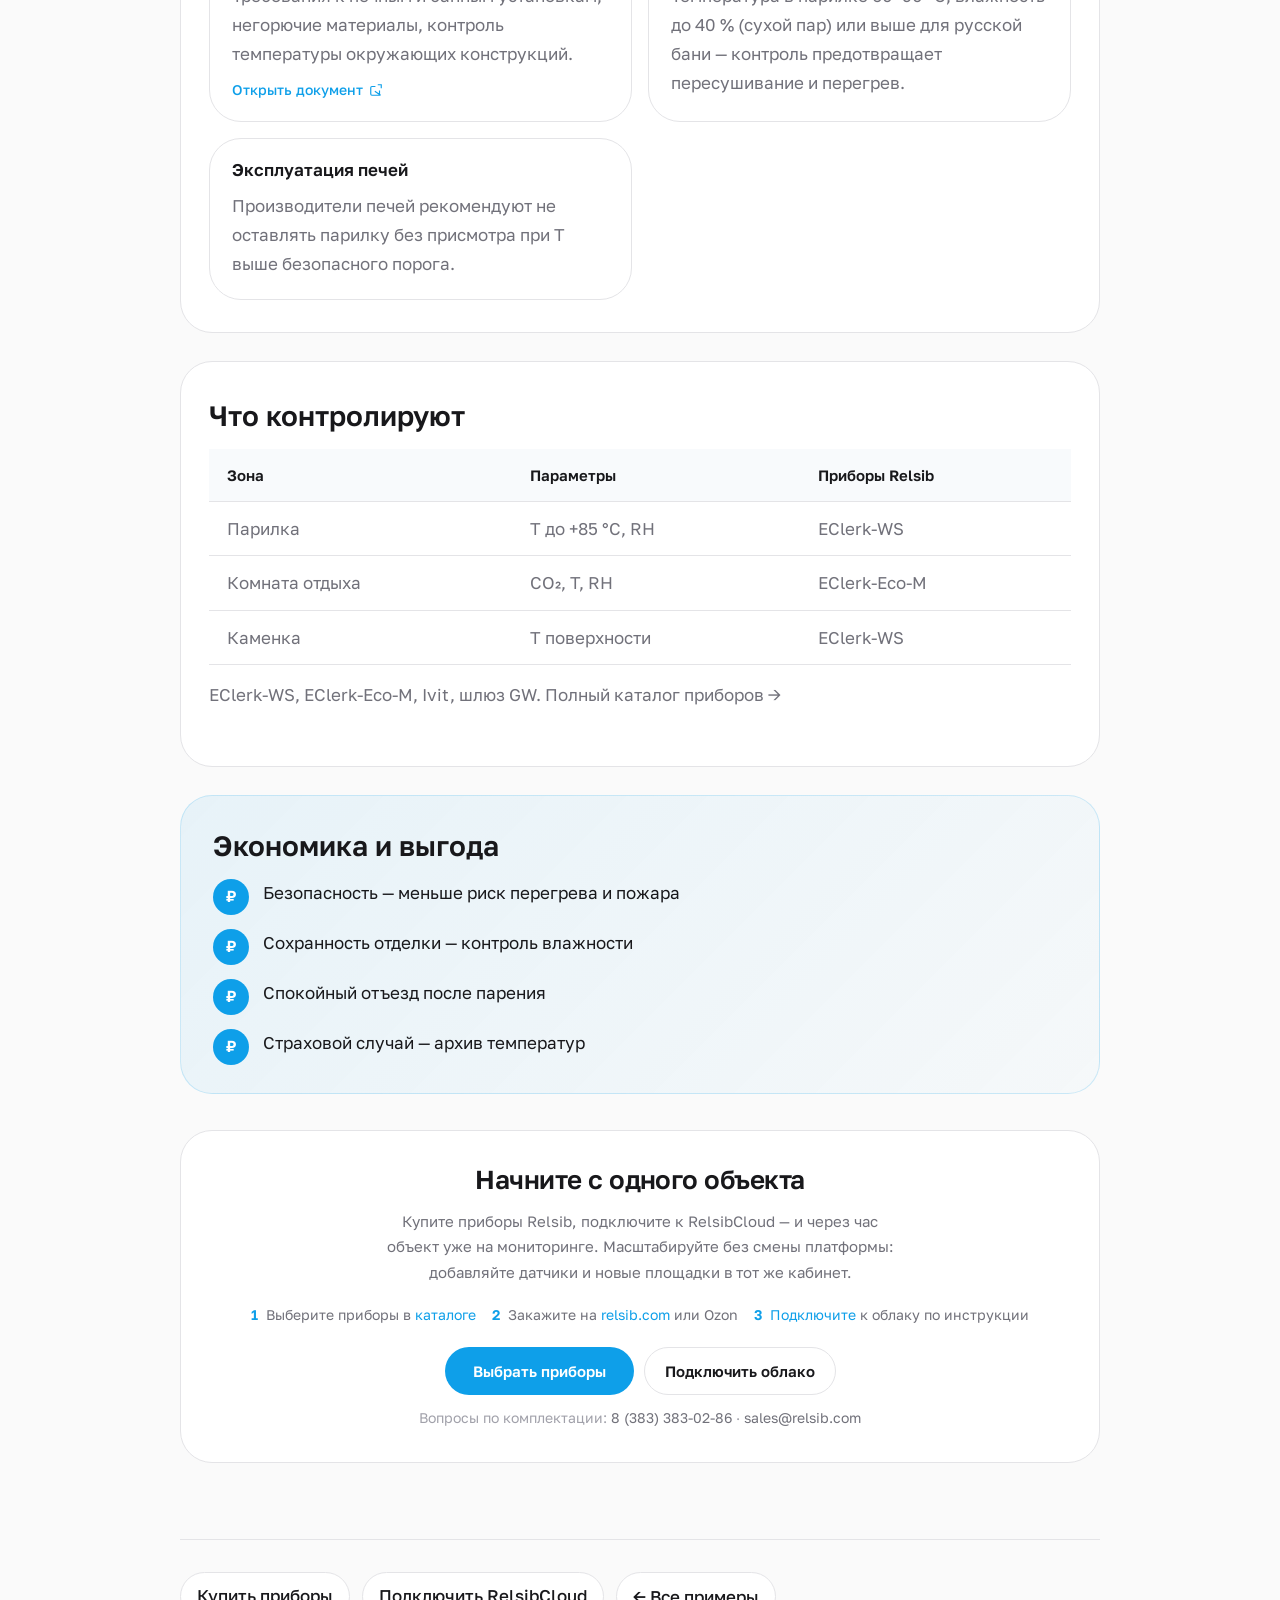
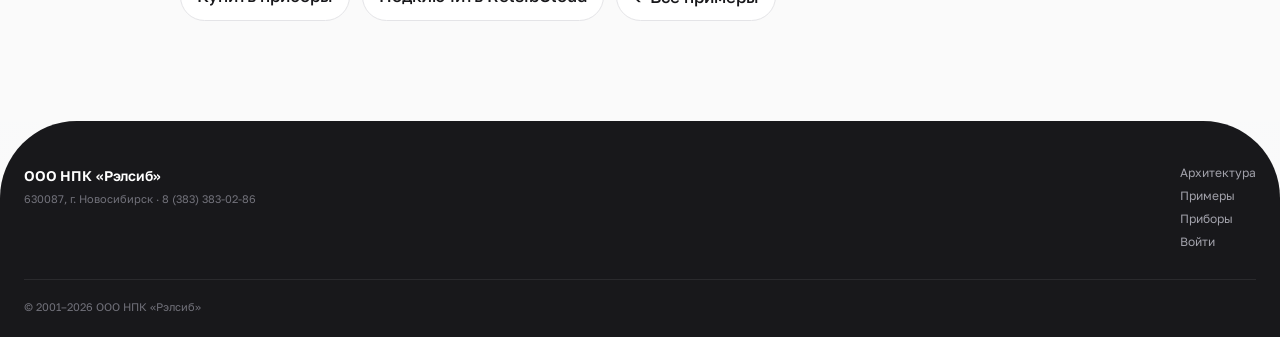
<file: use-cases/banya.html>
<!DOCTYPE html>
<html lang="ru">
<head>
  <meta charset="UTF-8">
  <meta name="viewport" content="width=device-width, initial-scale=1.0">
  <title>Баня и сауна — безопасность и комфорт | RelsibCloud</title>
  <meta name="description" content="Температура, влажность и безопасность бани и сауны. Удалённый контроль дачной бани через RelsibCloud.">
  <meta name="robots" content="index, follow">
  <meta name="theme-color" content="#0e9fe9">
  <link rel="canonical" href="https://relsibcloud.com/use-cases/banya.html">
  <meta property="og:type" content="article">
  <meta property="og:site_name" content="RelsibCloud">
  <meta property="og:title" content="Баня и сауна — безопасность и комфорт">
  <meta property="og:description" content="Температура, влажность и безопасность бани и сауны. Удалённый контроль дачной бани через RelsibCloud.">
  <meta property="og:url" content="https://relsibcloud.com/use-cases/banya.html">
  <meta property="og:image" content="https://relsibcloud.com/Images/solutions/home/sauna.png">
  <link rel="icon" type="image/svg+xml" href="../Images/Logo/Cloud_logo.svg">
  <link href="https://fonts.googleapis.com/css2?family=Golos+Text:wght@400..900&display=swap" rel="stylesheet">
  <link rel="stylesheet" href="../styles.css?v=20260824a">
</head>
<body>
  <header class="header">
    <div class="header__pill">
      <a href="../index.html" class="header__logo" aria-label="RelsibCloud"><img src="../Images/Logo/Cloud_logo.svg" alt="" width="36" height="36"><span class="header__logo-text">RelsibCloud</span></a>
      <nav class="header__nav">
        <a href="../index.html#architecture" class="header__nav-item">Архитектура</a><span class="header__sep"></span>
        <a href="../index.html#use-cases" class="header__nav-item header__nav-item--active">Примеры</a><span class="header__sep"></span>
        <a href="../devices.html" class="header__nav-item">Приборы</a><span class="header__sep"></span>
        <a href="../index.html#instructions" class="header__nav-item">Инструкции</a>
      </nav>
      <div class="header__right">
        <a href="https://app2.relsibcloud.com/login/" class="btn btn--primary header__auth-btn">Войти</a>
        <button type="button" class="header__burger" aria-label="Меню" aria-expanded="false"><span class="header__burger-line"></span><span class="header__burger-line"></span><span class="header__burger-line"></span></button>
      </div>
    </div>
  </header>

  <main class="page page--guide page--use-case">
    <div class="page__inner page__inner--article">
      <nav class="breadcrumb" aria-label="Навигация">
        <a href="../index.html">Главная</a><span class="breadcrumb__sep">/</span>
        <a href="../index.html#use-cases">Примеры</a><span class="breadcrumb__sep">/</span>
        <span>Баня и сауна</span>
      </nav>

      <header class="use-case-header">
        <a href="../index.html#use-cases" class="use-case-header__back" aria-label="Назад к примерам">
          <svg width="20" height="20" viewBox="0 0 24 24" fill="none" stroke="currentColor" stroke-width="2"><path d="M19 12H5M12 19l-7-7 7-7"/></svg>
          Все примеры
        </a>
        <span class="use-case-header__tag">Баня и сауна</span>
        <h1 class="use-case-header__title">Баня и сауна: парилка под контролем</h1>
      </header>

      <figure class="use-case-hero">
        <img src="../Images/solutions/home/sauna.png" alt="Баня и сауна" width="1200" height="600" loading="eager">
      </figure>

      <article class="guide use-case-article">
        <section class="use-case-study" id="intro">
          <p class="use-case-study__lead">Контроль температуры и влажности в парилке, качества воздуха в комнате отдыха, температуры каменки, наличия воды в баке.</p>
          <p class="use-case-study__body">Баня на даче — зона повышенного риска: перегрев после ухода, пожар от неостывшей печи, грибок в комнате отдыха. RelsibCloud не заменит дисциплину «проверить печь», но сообщит, когда температура в парилке всё ещё опасна или влажность зашкаливает — вы в городе, баня на участке.</p>
          <p class="use-case-study__body">Датчик Relsib в парилке выдерживает до +85 °C, связь — через Bluetooth-шлюз. Вы видите температуру в RelsibCloud и получаете SMS, если через 3 часа после парения всё ещё жарко.</p>
          <div class="use-case-stats">
            <div class="use-case-stat">
              <span class="use-case-stat__value">+85 °C</span>
              <span class="use-case-stat__label">датчик в парилке</span>
            </div>
            <div class="use-case-stat">
              <span class="use-case-stat__value">45 °C</span>
              <span class="use-case-stat__label">порог «можно закрыть»</span>
            </div>
            <div class="use-case-stat">
              <span class="use-case-stat__value">70 %</span>
              <span class="use-case-stat__label">контроль RH</span>
            </div>
          </div>
        </section>

        <aside class="use-case-pitch" id="pitch">
          <p class="use-case-pitch__text">EClerk-WS в парилке до +85 °C + шлюз GW с улицы — баня сообщит, когда печь остыла и можно уезжать спокойно.</p>
          <div class="use-case-pitch__actions">
            <a href="https://app2.relsibcloud.com/join/" class="btn btn--primary">Подключить RelsibCloud</a>
            <a href="../devices.html" class="btn btn--ghost">Купить приборы</a>
          </div>
        </aside>

        <section class="guide__section guide__section--flow" id="flow">
          <h2 class="guide__heading guide__heading--lg">Как это работает</h2>
          <p class="guide__lead">Схема типового объекта: от точки измерения до оповещения ответственного.</p>
          <div class="use-case-flow">
            <div class="use-case-flow__track">
            <div class="use-case-flow__step">
              <span class="use-case-flow__num">1</span>
              <strong class="use-case-flow__title">Парилка</strong>
              <span class="use-case-flow__desc">T до +85 °C</span>
            </div>
            <div class="use-case-flow__arrow" aria-hidden="true"><svg width="20" height="20" viewBox="0 0 24 24" fill="none" stroke="currentColor" stroke-width="2"><path d="M5 12h14M13 6l6 6-6 6"/></svg></div>
            <div class="use-case-flow__step">
              <span class="use-case-flow__num">2</span>
              <strong class="use-case-flow__title">EClerk-WS</strong>
              <span class="use-case-flow__desc">Bluetooth</span>
            </div>
            <div class="use-case-flow__arrow" aria-hidden="true"><svg width="20" height="20" viewBox="0 0 24 24" fill="none" stroke="currentColor" stroke-width="2"><path d="M5 12h14M13 6l6 6-6 6"/></svg></div>
            <div class="use-case-flow__step">
              <span class="use-case-flow__num">3</span>
              <strong class="use-case-flow__title">Шлюз GW</strong>
              <span class="use-case-flow__desc">На улице</span>
            </div>
            <div class="use-case-flow__arrow" aria-hidden="true"><svg width="20" height="20" viewBox="0 0 24 24" fill="none" stroke="currentColor" stroke-width="2"><path d="M5 12h14M13 6l6 6-6 6"/></svg></div>
            <div class="use-case-flow__step">
              <span class="use-case-flow__num">4</span>
              <strong class="use-case-flow__title">RelsibCloud</strong>
              <span class="use-case-flow__desc">Пороги</span>
            </div>
            <div class="use-case-flow__arrow" aria-hidden="true"><svg width="20" height="20" viewBox="0 0 24 24" fill="none" stroke="currentColor" stroke-width="2"><path d="M5 12h14M13 6l6 6-6 6"/></svg></div>
            <div class="use-case-flow__step">
              <span class="use-case-flow__num">5</span>
              <strong class="use-case-flow__title">Телефон</strong>
              <span class="use-case-flow__desc">«Ещё жарко»</span>
            </div>
            </div>
          </div>
        </section>

        <section class="guide__section" id="pains">
          <h2 class="guide__heading guide__heading--lg">Боли, которые решает мониторинг</h2>
          <p class="guide__lead">Типичные проблемы — и почему без приборов Relsib вы узнаёте о них слишком поздно.</p>
          <div class="use-case-pains">
            <article class="use-case-pain">
              <span class="use-case-pain__num">01</span>
              <h3 class="use-case-pain__title">Печь забыта «догорать»</h3>
              <p class="use-case-pain__text">Уехали через час после парения — в парилке всё ещё +85 °C.</p>
            </article>
            <article class="use-case-pain">
              <span class="use-case-pain__num">02</span>
              <h3 class="use-case-pain__title">Плесень в комнате отдыха</h3>
              <p class="use-case-pain__text">Высокая влажность после бани без проветривания — через сезон запах и грибок.</p>
            </article>
            <article class="use-case-pain">
              <span class="use-case-pain__num">03</span>
              <h3 class="use-case-pain__title">Нет воды перед визитом</h3>
              <p class="use-case-pain__text">Приехали париться — бак пуст или замёрз.</p>
            </article>
            <article class="use-case-pain">
              <span class="use-case-pain__num">04</span>
              <h3 class="use-case-pain__title">Дистанционная дача</h3>
              <p class="use-case-pain__text">Проверить баню можно только при очередной поездке.</p>
            </article>
          </div>
        </section>

        <section class="guide__section" id="compare">
          <h2 class="guide__heading guide__heading--lg">Почему RelsibCloud, а не журнал на бумаге</h2>
          <p class="guide__lead">Сравните, как обычно делают на объекте — и что меняется после покупки приборов Relsib и подключения к облаку.</p>
          <div class="use-case-compare-wrap">
            <table class="use-case-compare">
              <thead>
                <tr>
                  <th>Без RelsibCloud</th>
                  <th>С приборами Relsib + облаком</th>
                </tr>
              </thead>
              <tbody>
              <tr>
                <td class="use-case-compare__bad">Уехали — печь «догорает» без присмотра</td>
                <td class="use-case-compare__good">Порог +45 °C → «можно закрывать»</td>
              </tr>
              <tr>
                <td class="use-case-compare__bad">Плесень в комнате отдыха</td>
                <td class="use-case-compare__good">Ivit: RH 70 % → проветрить</td>
              </tr>
              <tr>
                <td class="use-case-compare__bad">Приехали — воды в баке нет</td>
                <td class="use-case-compare__good">EClerk-WS-L: уровень/протечка</td>
              </tr>
              <tr>
                <td class="use-case-compare__bad">Проверка только при визите</td>
                <td class="use-case-compare__good">Баня на связи из города</td>
              </tr>
              </tbody>
            </table>
          </div>
        </section>

        <section class="guide__section" id="scenarios">
          <h2 class="guide__heading guide__heading--lg">Реальные кейсы клиентов</h2>
          <p class="guide__lead">Как приборы Relsib и RelsibCloud решают задачу на практике — от проблемы до результата.</p>
          <div class="use-case-scenarios">
            <article class="use-case-scenario">
              <header class="use-case-scenario__head">
                <span class="use-case-scenario__badge">Кейс 1</span>
                <h3 class="use-case-scenario__title">После парения — контроль остывания</h3>
              </header>
              <div class="use-case-scenario__grid">
                <div class="use-case-scenario__cell use-case-scenario__cell--ctx">
                  <span class="use-case-scenario__label">Ситуация</span>
                  <p>Дровяная печь, уехали в 20:00.</p>
                </div>
                <div class="use-case-scenario__cell use-case-scenario__cell--pain">
                  <span class="use-case-scenario__label">Боль</span>
                  <p>В 23:00 в парилке +70 °C — риск возгорания соседних материалов.</p>
                </div>
                <div class="use-case-scenario__cell use-case-scenario__cell--fix">
                  <span class="use-case-scenario__label">Решение Relsib</span>
                  <p>EClerk-WS (до +85 °C), порог +45 °C для «можно закрывать». SMS, если через 3 часа всё ещё жарко.</p>
                </div>
              </div>
              <p class="use-case-scenario__result"><strong>Итог:</strong> Уехали спокойно — SMS «+70 °C» вернул хозяина проверить печь</p>
            </article>
            <article class="use-case-scenario">
              <header class="use-case-scenario__head">
                <span class="use-case-scenario__badge">Кейс 2</span>
                <h3 class="use-case-scenario__title">Комната отдыха</h3>
              </header>
              <div class="use-case-scenario__grid">
                <div class="use-case-scenario__cell use-case-scenario__cell--ctx">
                  <span class="use-case-scenario__label">Ситуация</span>
                  <p>Зона отдыха 15 м², окно не открыли.</p>
                </div>
                <div class="use-case-scenario__cell use-case-scenario__cell--pain">
                  <span class="use-case-scenario__label">Боль</span>
                  <p>RH 85 % через сутки — плесень на обшивке.</p>
                </div>
                <div class="use-case-scenario__cell use-case-scenario__cell--fix">
                  <span class="use-case-scenario__label">Решение Relsib</span>
                  <p>Ivit, порог RH 70 %. Напоминание проветрить или включить вентиляцию.</p>
                </div>
              </div>
              <p class="use-case-scenario__result"><strong>Итог:</strong> Обшивка без плесени — проветрили по сигналу RH</p>
            </article>
            <article class="use-case-scenario">
              <header class="use-case-scenario__head">
                <span class="use-case-scenario__badge">Кейс 3</span>
                <h3 class="use-case-scenario__title">Бак с водой</h3>
              </header>
              <div class="use-case-scenario__grid">
                <div class="use-case-scenario__cell use-case-scenario__cell--ctx">
                  <span class="use-case-scenario__label">Ситуация</span>
                  <p>Летний полив и баня с одного бака.</p>
                </div>
                <div class="use-case-scenario__cell use-case-scenario__cell--pain">
                  <span class="use-case-scenario__label">Боль</span>
                  <p>Приехали — воды нет, печь нельзя запускать.</p>
                </div>
                <div class="use-case-scenario__cell use-case-scenario__cell--fix">
                  <span class="use-case-scenario__label">Решение Relsib</span>
                  <p>Датчик уровня/протечки, уведомление о минимуме.</p>
                </div>
              </div>
              <p class="use-case-scenario__result"><strong>Итог:</strong> Парение состоялось — узнали о пустом баке до выезда</p>
            </article>
          </div>
        </section>

        <section class="guide__section guide__section--kit" id="kit">
          <h2 class="guide__heading guide__heading--lg">Что купить для старта</h2>
          <p class="guide__lead">Готовый набор приборов Relsib под эту задачу. Закажите на сайте производителя или маркетплейсе — подключение к RelsibCloud описано в <a href="../index.html#instructions">инструкциях</a>.</p>
          <div class="use-case-kits">
            <article class="use-case-kit">
              <h3 class="use-case-kit__name">EClerk-WS-T</h3>
              <p class="use-case-kit__role">Парилка до +85 °C</p>
              <div class="use-case-kit__shops">
                <a class="use-case-kit__buy use-case-kit__buy--relsib" href="https://relsib.com/product/datchik-temperaturyeclerk-ws-t-i-s-bluetooth50" target="_blank" rel="noopener noreferrer">relsib.com</a>
                <a class="use-case-kit__buy use-case-kit__buy--ozon" href="https://www.ozon.ru/search/?text=Рэлсиб+EClerk-WS-T" target="_blank" rel="noopener noreferrer">Ozon</a>
              </div>
            </article>
            <article class="use-case-kit">
              <h3 class="use-case-kit__name">EClerk-Eco-M Wi‑Fi</h3>
              <p class="use-case-kit__role">Комната отдыха: CO₂ + RH</p>
              <div class="use-case-kit__shops">
                <a class="use-case-kit__buy use-case-kit__buy--relsib" href="https://relsib.com/catalog/eclerk-eco-m/" target="_blank" rel="noopener noreferrer">relsib.com</a>
                <a class="use-case-kit__buy use-case-kit__buy--ozon" href="https://www.ozon.ru/search/?text=Рэлсиб+EClerk-Eco-M" target="_blank" rel="noopener noreferrer">Ozon</a>
              </div>
            </article>
            <article class="use-case-kit">
              <h3 class="use-case-kit__name">Ivit-1</h3>
              <p class="use-case-kit__role">Контроль влажности обшивки</p>
              <div class="use-case-kit__shops">
                <a class="use-case-kit__buy use-case-kit__buy--relsib" href="https://relsib.com/catalog/ivit/" target="_blank" rel="noopener noreferrer">relsib.com</a>
                <a class="use-case-kit__buy use-case-kit__buy--ozon" href="https://www.ozon.ru/search/?text=Рэлсиб+Ivit" target="_blank" rel="noopener noreferrer">Ozon</a>
              </div>
            </article>
            <article class="use-case-kit">
              <h3 class="use-case-kit__name">GW IP54</h3>
              <p class="use-case-kit__role">Шлюз Bluetooth с улицы</p>
              <div class="use-case-kit__shops">
                <a class="use-case-kit__buy use-case-kit__buy--relsib" href="https://relsib.com/catalog/shlyuzy-gw/" target="_blank" rel="noopener noreferrer">relsib.com</a>
                <a class="use-case-kit__buy use-case-kit__buy--ozon" href="https://www.ozon.ru/search/?text=Рэлсиб+GW" target="_blank" rel="noopener noreferrer">Ozon</a>
              </div>
            </article>
          </div>
          <p class="use-case-kit__note">Не знаете, какой прибор выбрать? Позвоните <a href="tel:+73833830286">8 (383) 383-02-86</a> или напишите на <a href="mailto:sales@relsib.com">sales@relsib.com</a> — поможем собрать комплект.</p>
        </section>

        <section class="guide__section" id="regs">
          <h2 class="guide__heading guide__heading--lg">Нормативная база</h2>
          <p class="guide__lead">RelsibCloud помогает <strong>непрерывно фиксировать</strong> параметры и формировать отчёты — то, что проверяющие запрашивают в первую очередь.</p>
          <div class="use-case-regs">
            <article class="use-case-reg">
              <h3 class="use-case-reg__title"><a href="https://www.consultant.ru/document/cons_doc_LAW_156789/" target="_blank" rel="noopener noreferrer">СП 7.13130 (пожарная безопасность)</a></h3>
              <p class="use-case-reg__text">Требования к печным и банным установкам, негорючие материалы, контроль температуры окружающих конструкций.</p>
              <a class="use-case-reg__link" href="https://www.consultant.ru/document/cons_doc_LAW_156789/" target="_blank" rel="noopener noreferrer">Открыть документ<svg width="14" height="14" viewBox="0 0 24 24" fill="none" stroke="currentColor" stroke-width="2"><path d="M18 13v6a2 2 0 0 1-2 2H5a2 2 0 0 1-2-2V8a2 2 0 0 1 2-2h6M15 3h6v6M10 14 20 21"/></svg></a>
            </article>
            <article class="use-case-reg">
              <h3 class="use-case-reg__title">Рекомендации для саун</h3>
              <p class="use-case-reg__text">Температура в парилке 60–90 °C, влажность до 40 % (сухой пар) или выше для русской бани — контроль предотвращает пересушивание и перегрев.</p>
              
            </article>
            <article class="use-case-reg">
              <h3 class="use-case-reg__title">Эксплуатация печей</h3>
              <p class="use-case-reg__text">Производители печей рекомендуют не оставлять парилку без присмотра при T выше безопасного порога.</p>
              
            </article>
          </div>
        </section>

        <section class="guide__section" id="params">
          <h2 class="guide__heading guide__heading--lg">Что контролируют</h2>
          <div class="use-case-study__table-wrap">
            <table class="use-case-table">
              <thead><tr><th>Зона</th><th>Параметры</th><th>Приборы Relsib</th></tr></thead>
              <tbody>
              <tr><td>Парилка</td><td>T до +85 °C, RH</td><td>EClerk-WS</td></tr>
              <tr><td>Комната отдыха</td><td>CO₂, T, RH</td><td>EClerk-Eco-M</td></tr>
              <tr><td>Каменка</td><td>T поверхности</td><td>EClerk-WS</td></tr>
              </tbody>
            </table>
          </div>
          <p class="guide__lead use-case-devices">EClerk-WS, EClerk-Eco-M, Ivit, шлюз GW. <a href="../devices.html">Полный каталог приборов →</a></p>
        </section>

        <section class="guide__section use-case-value" id="value">
          <h2 class="guide__heading guide__heading--lg">Экономика и выгода</h2>
          <ul class="use-case-roi">
            <li class="use-case-roi__item">
              <span class="use-case-roi__icon" aria-hidden="true">₽</span>
              <span>Безопасность — меньше риск перегрева и пожара</span>
            </li>
            <li class="use-case-roi__item">
              <span class="use-case-roi__icon" aria-hidden="true">₽</span>
              <span>Сохранность отделки — контроль влажности</span>
            </li>
            <li class="use-case-roi__item">
              <span class="use-case-roi__icon" aria-hidden="true">₽</span>
              <span>Спокойный отъезд после парения</span>
            </li>
            <li class="use-case-roi__item">
              <span class="use-case-roi__icon" aria-hidden="true">₽</span>
              <span>Страховой случай — архив температур</span>
            </li>
          </ul>
        </section>

        <section class="use-case-sales" id="buy">
          <div class="use-case-sales__inner">
            <h2 class="use-case-sales__title">Начните с одного объекта</h2>
            <p class="use-case-sales__text">Купите приборы Relsib, подключите к RelsibCloud — и через час объект уже на мониторинге. Масштабируйте без смены платформы: добавляйте датчики и новые площадки в тот же кабинет.</p>
            <div class="use-case-sales__steps">
              <div class="use-case-sales__step"><span>1</span> Выберите приборы в <a href="../devices.html">каталоге</a></div>
              <div class="use-case-sales__step"><span>2</span> Закажите на <a href="https://relsib.com/" target="_blank" rel="noopener">relsib.com</a> или Ozon</div>
              <div class="use-case-sales__step"><span>3</span> <a href="https://app2.relsibcloud.com/join/">Подключите</a> к облаку по инструкции</div>
            </div>
            <div class="use-case-sales__actions">
              <a href="../devices.html" class="btn btn--primary btn--large">Выбрать приборы</a>
              <a href="https://app2.relsibcloud.com/join/" class="btn btn--ghost btn--large">Подключить облако</a>
            </div>
            <p class="use-case-sales__contact">Вопросы по комплектации: <a href="tel:+73833830286">8 (383) 383-02-86</a> · <a href="mailto:sales@relsib.com">sales@relsib.com</a></p>
          </div>
        </section>

        <nav class="guide-nav use-case-cta">
          <a href="../devices.html" class="btn btn--primary guide-nav__link">Купить приборы</a>
          <a href="https://app2.relsibcloud.com/join/" class="btn btn--ghost guide-nav__link">Подключить RelsibCloud</a>
          <a href="../index.html#use-cases" class="guide-nav__link">← Все примеры</a>
        </nav>
      </article>
    </div>
  </main>

  <footer class="footer">
    <div class="footer__inner footer__inner--compact">
      <div class="footer__col">
        <p class="footer__title">ООО НПК «Рэлсиб»</p>
        <p class="footer__legal-name">630087, г.&nbsp;Новосибирск · <a href="tel:+73833830286">8 (383) 383-02-86</a></p>
      </div>
      <div class="footer__col">
        <nav class="footer__nav" aria-label="Разделы">
          <a href="../index.html#architecture">Архитектура</a>
          <a href="../index.html#use-cases">Примеры</a>
          <a href="../devices.html">Приборы</a>
          <a href="https://app2.relsibcloud.com/login/" target="_blank" rel="noopener">Войти</a>
        </nav>
      </div>
    </div>
    <div class="footer__bottom"><p class="footer__copyright">© 2001–2026 ООО НПК «Рэлсиб»</p></div>
  </footer>
  <!-- Yandex.Metrika counter -->
<script type="text/javascript">
  (function(m,e,t,r,i,k,a){
      m[i]=m[i]||function(){(m[i].a=m[i].a||[]).push(arguments)};
      m[i].l=1*new Date();
      for (var j = 0; j < document.scripts.length; j++) {if (document.scripts[j].src === r) { return; }}
      k=e.createElement(t),a=e.getElementsByTagName(t)[0],k.async=1,k.src=r,a.parentNode.insertBefore(k,a)
  })(window, document,'script','https://mc.yandex.ru/metrika/tag.js?id=111382488', 'ym');

  ym(111382488, 'init', {ssr:true, webvisor:true, clickmap:true, ecommerce:"dataLayer", referrer: document.referrer, url: location.href, accurateTrackBounce:true, trackLinks:true});
</script>
<noscript><div><img src="https://mc.yandex.ru/watch/111382488" style="position:absolute; left:-9999px;" alt="" /></div></noscript>
<!-- /Yandex.Metrika counter -->
</body>
</html>
</file>
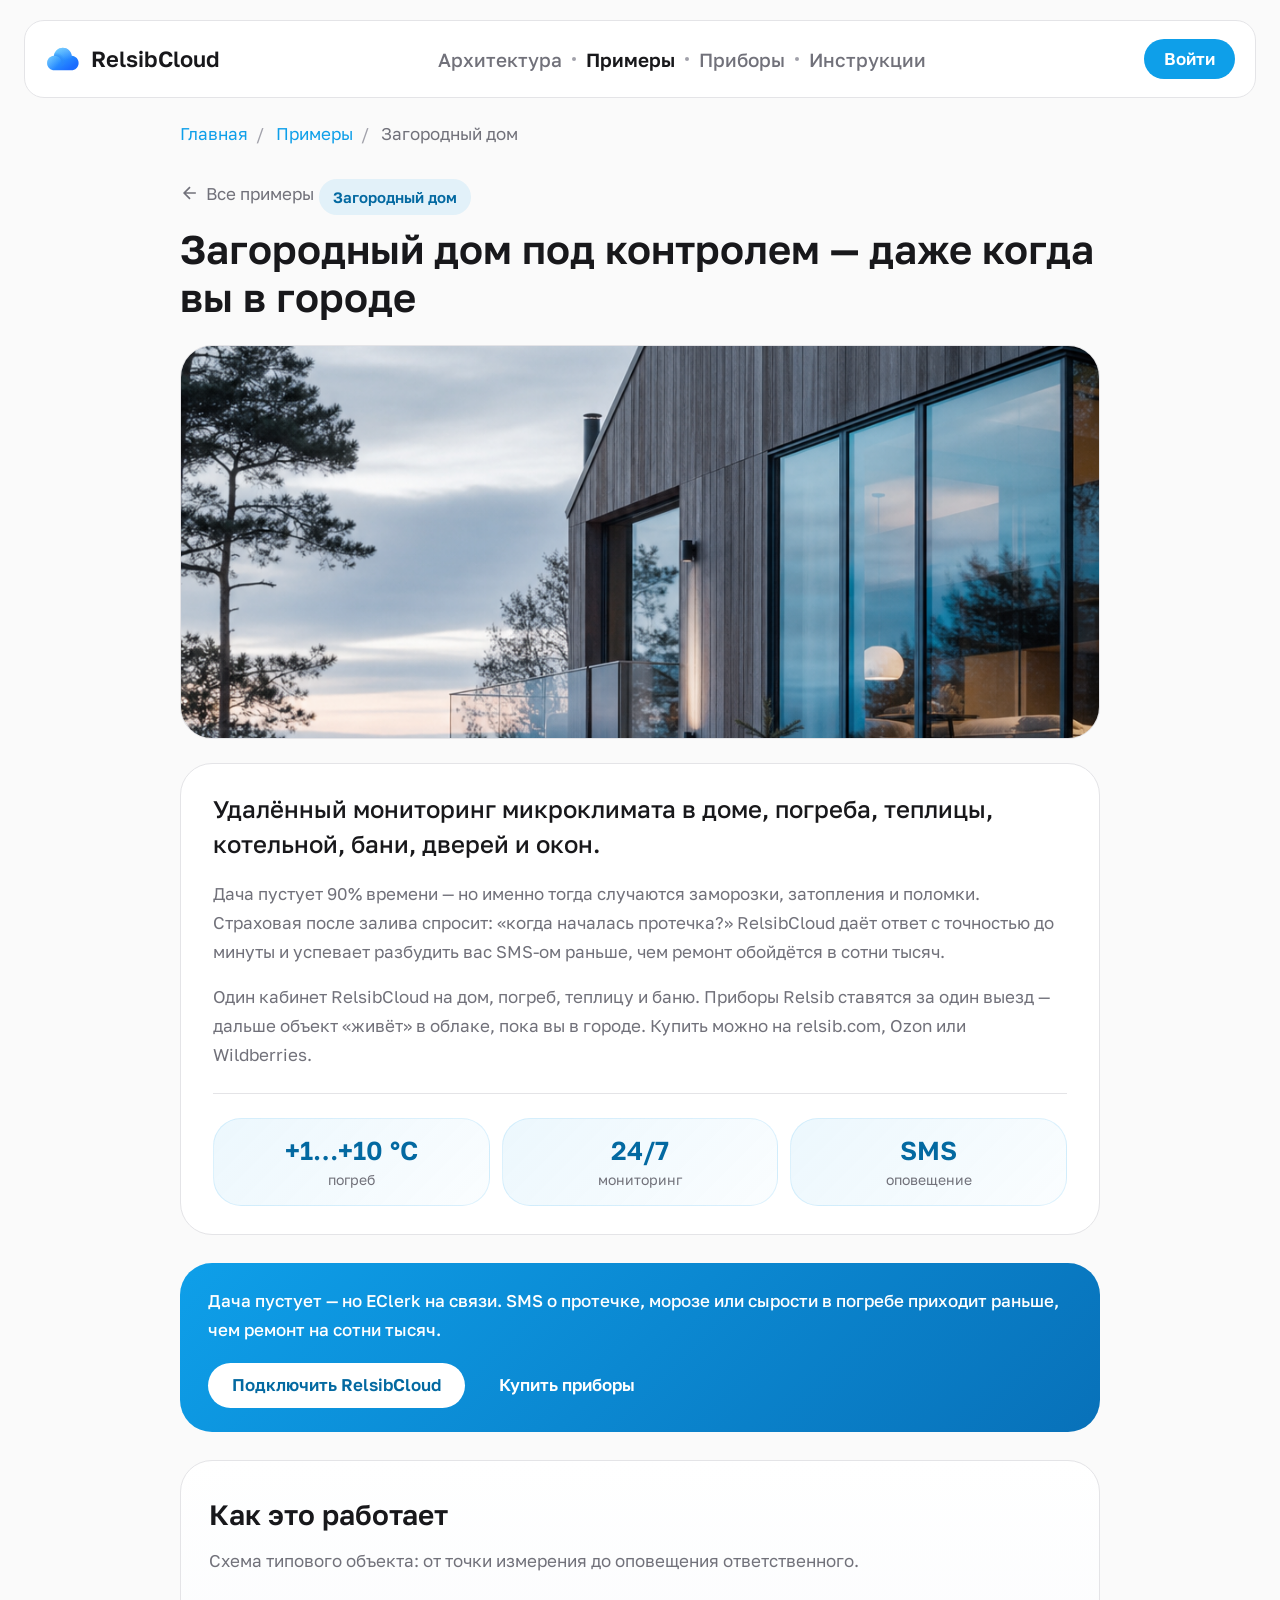
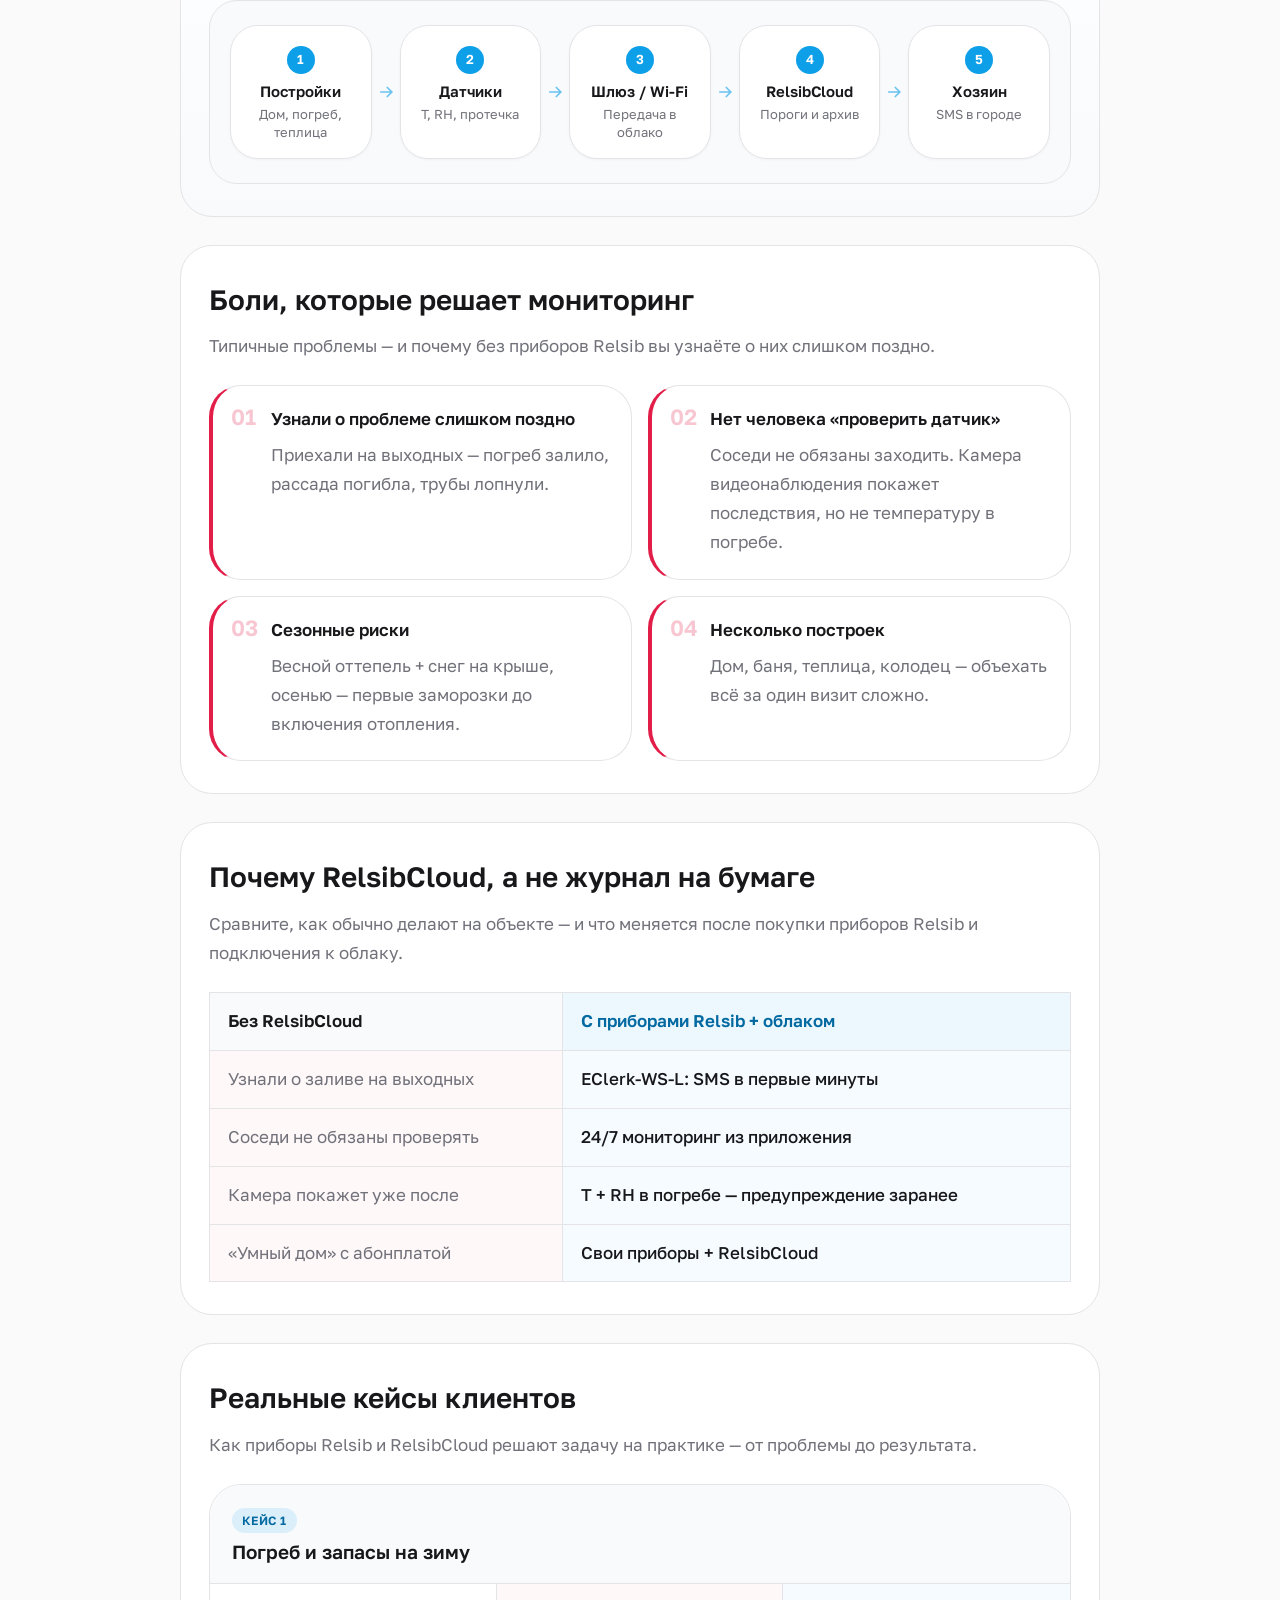
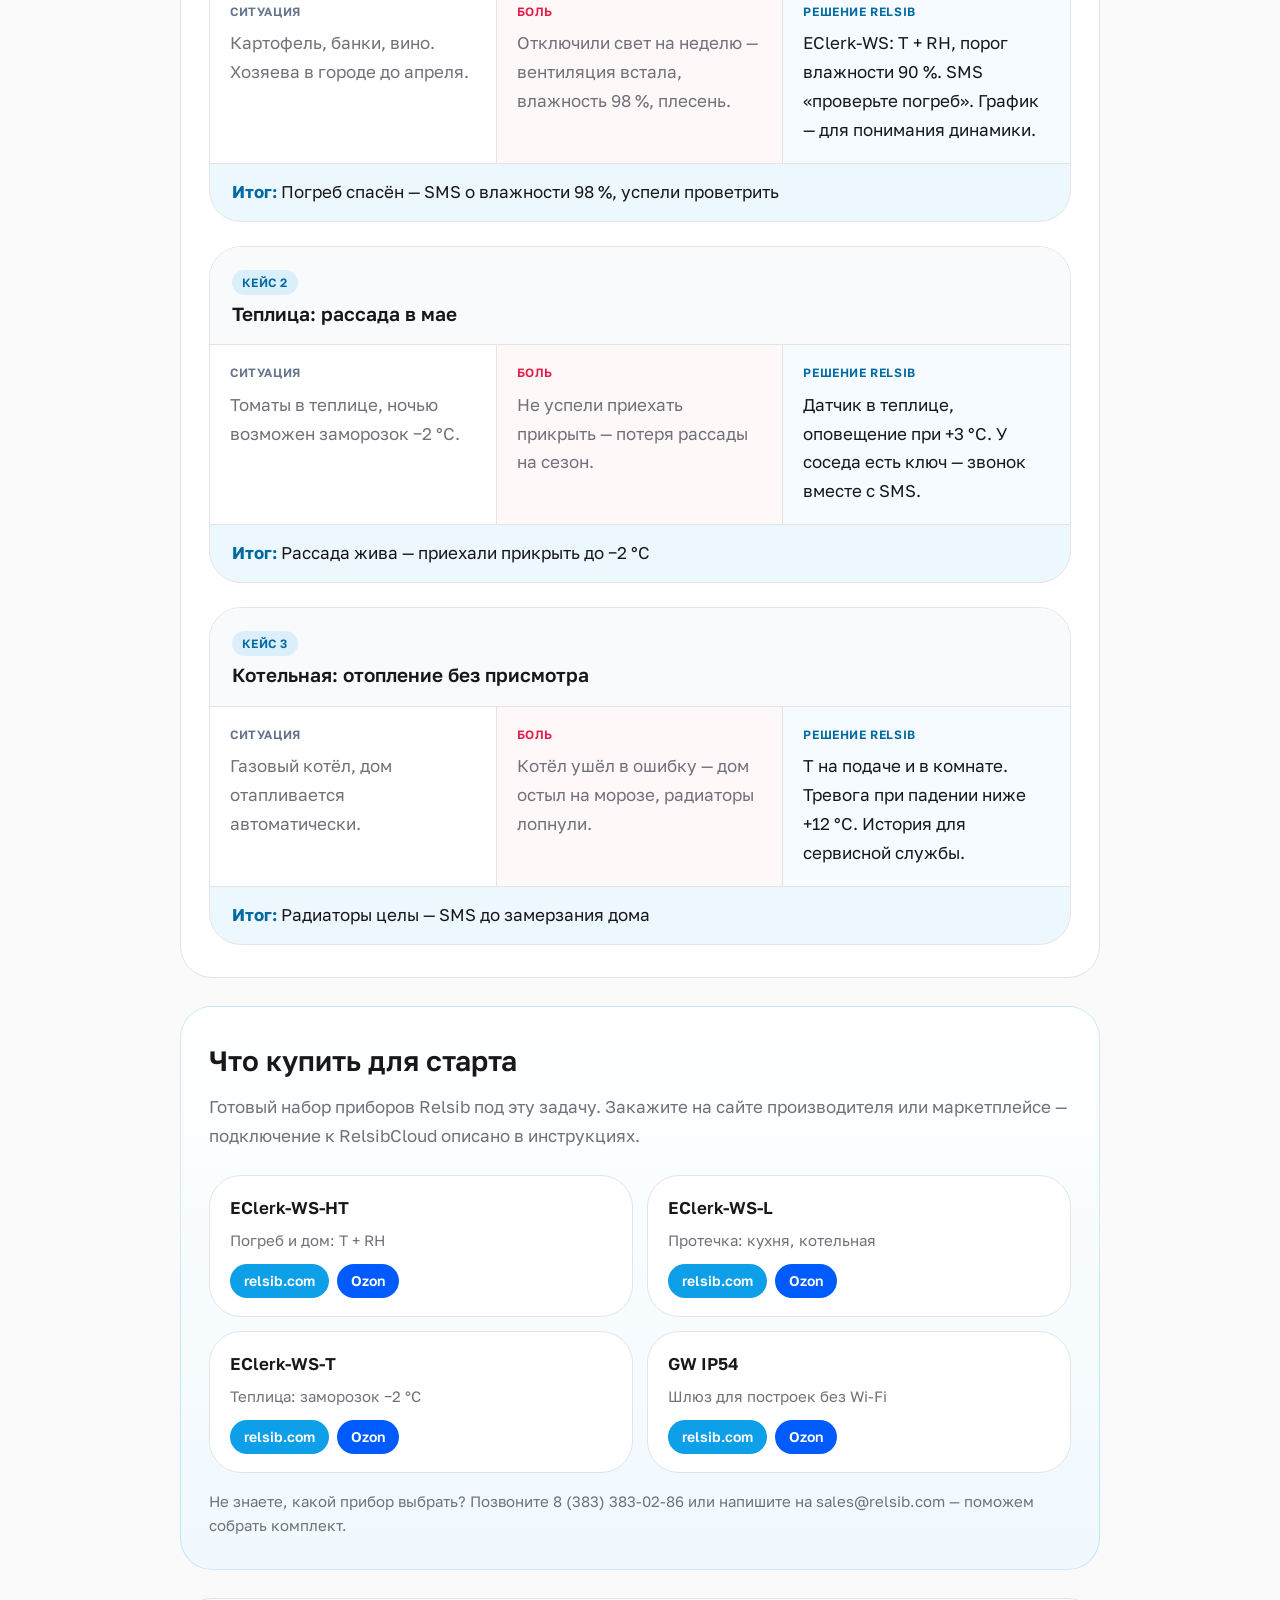
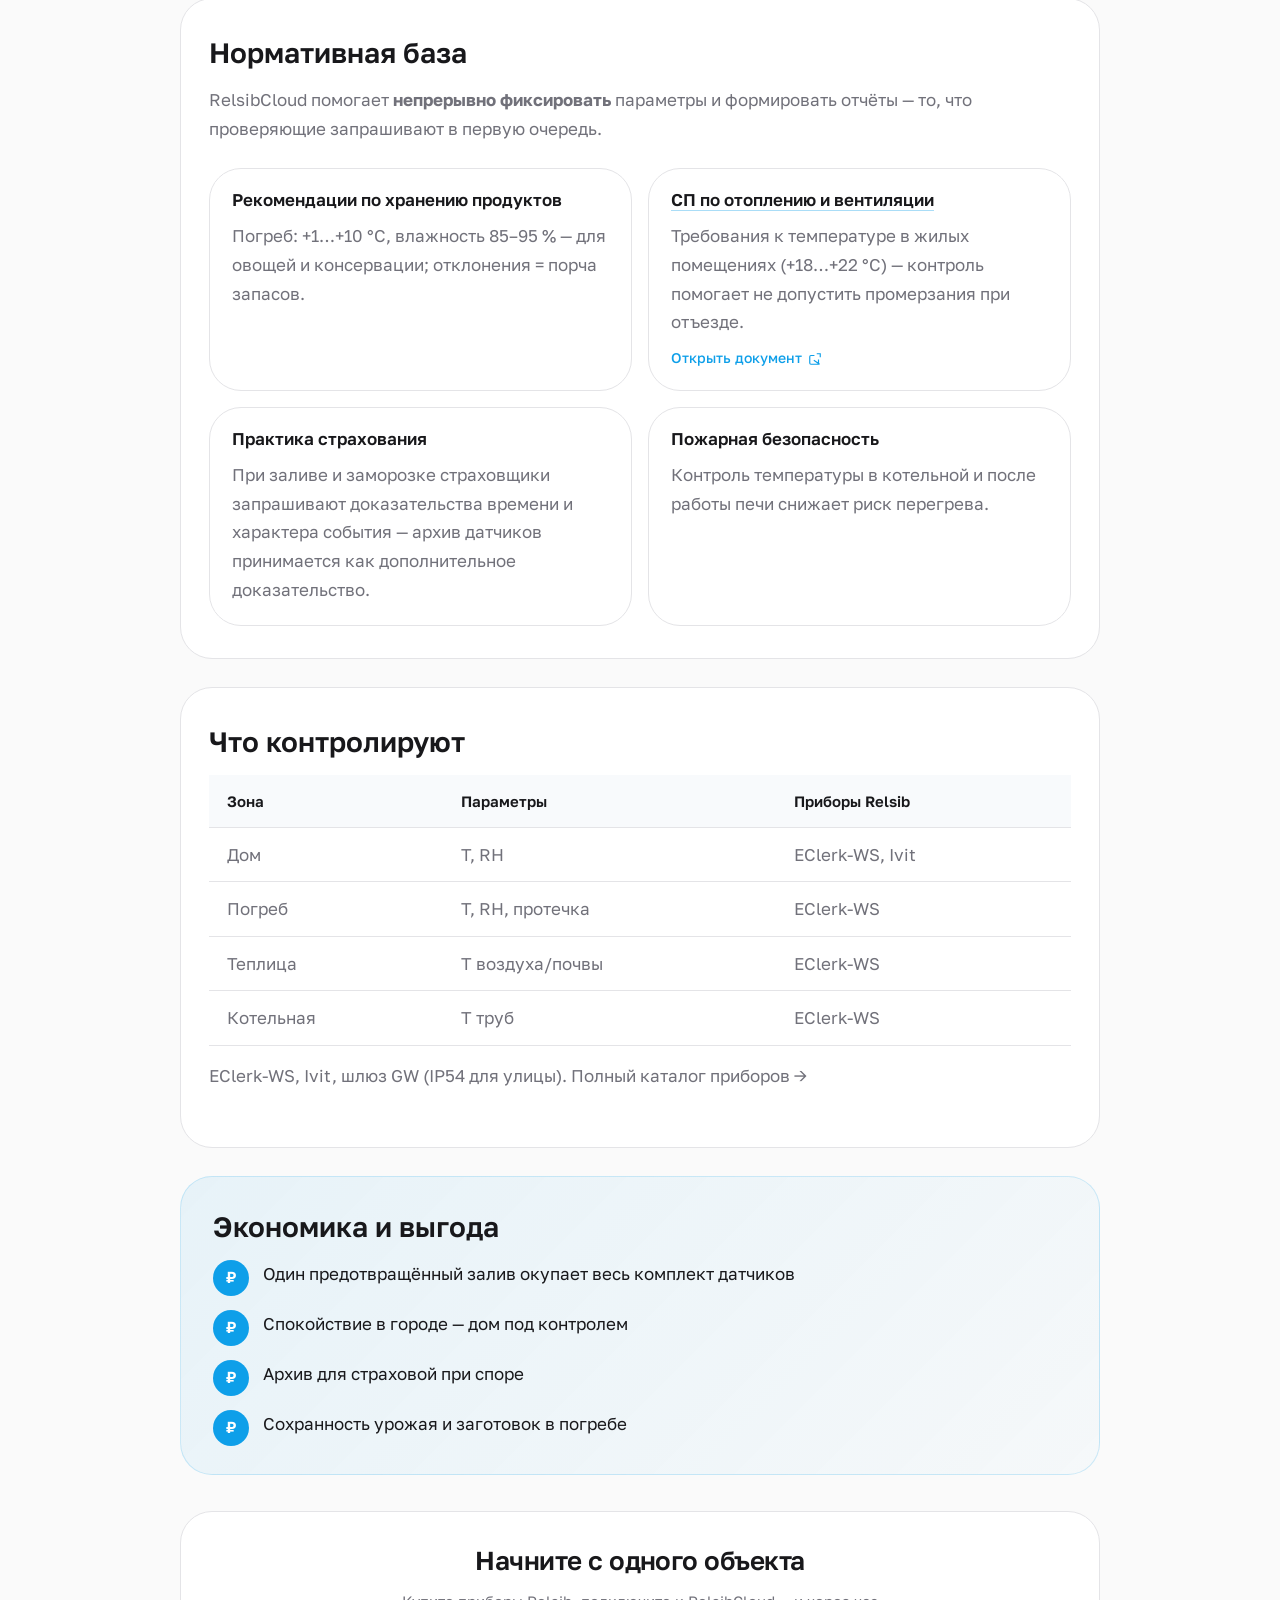
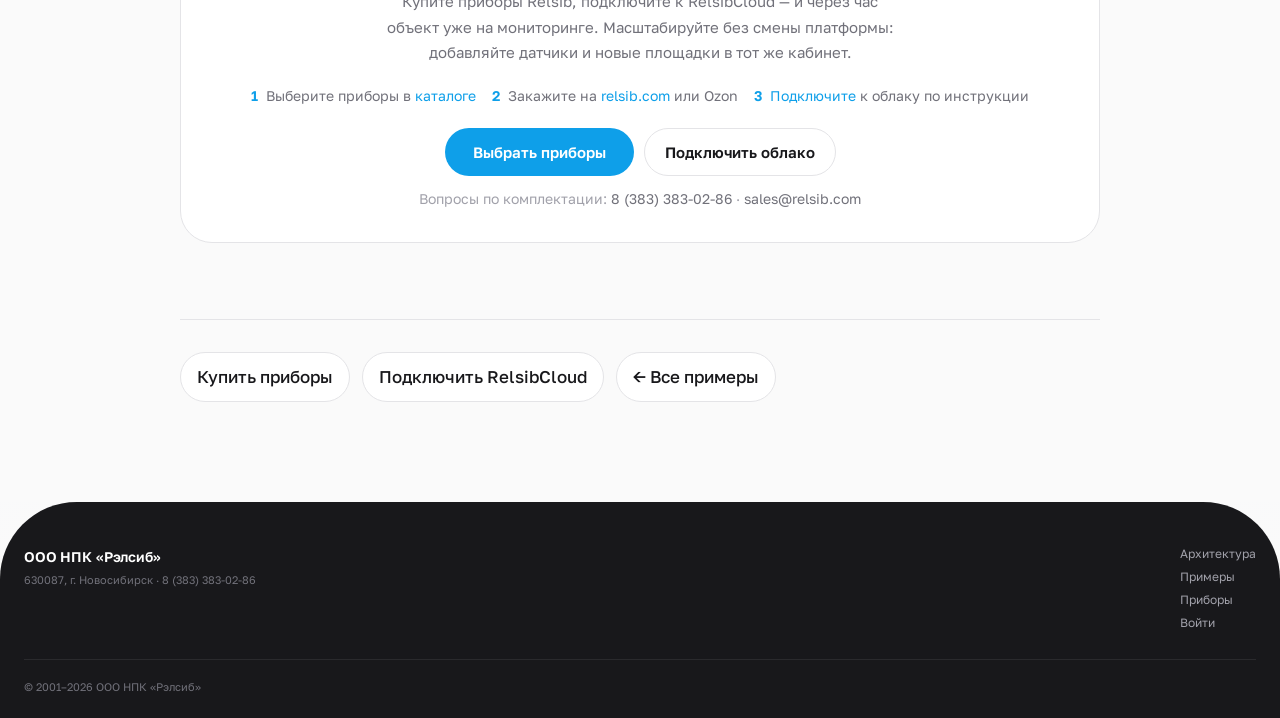
<file: use-cases/dacha.html>
<!DOCTYPE html>
<html lang="ru">
<head>
  <meta charset="UTF-8">
  <meta name="viewport" content="width=device-width, initial-scale=1.0">
  <title>Загородный дом — удалённый мониторинг | RelsibCloud</title>
  <meta name="description" content="Мониторинг погреба, теплицы, котельной и безопасности загородного дома. Оповещения до того, как проблема станет катастрофой.">
  <meta name="robots" content="index, follow">
  <meta name="theme-color" content="#0e9fe9">
  <link rel="canonical" href="https://relsibcloud.com/use-cases/dacha.html">
  <meta property="og:type" content="article">
  <meta property="og:site_name" content="RelsibCloud">
  <meta property="og:title" content="Загородный дом — удалённый мониторинг">
  <meta property="og:description" content="Мониторинг погреба, теплицы, котельной и безопасности загородного дома. Оповещения до того, как проблема станет катастрофой.">
  <meta property="og:url" content="https://relsibcloud.com/use-cases/dacha.html">
  <meta property="og:image" content="https://relsibcloud.com/Images/solutions/home/dacha.png">
  <link rel="icon" type="image/svg+xml" href="../Images/Logo/Cloud_logo.svg">
  <link href="https://fonts.googleapis.com/css2?family=Golos+Text:wght@400..900&display=swap" rel="stylesheet">
  <link rel="stylesheet" href="../styles.css?v=20260824a">
</head>
<body>
  <header class="header">
    <div class="header__pill">
      <a href="../index.html" class="header__logo" aria-label="RelsibCloud"><img src="../Images/Logo/Cloud_logo.svg" alt="" width="36" height="36"><span class="header__logo-text">RelsibCloud</span></a>
      <nav class="header__nav">
        <a href="../index.html#architecture" class="header__nav-item">Архитектура</a><span class="header__sep"></span>
        <a href="../index.html#use-cases" class="header__nav-item header__nav-item--active">Примеры</a><span class="header__sep"></span>
        <a href="../devices.html" class="header__nav-item">Приборы</a><span class="header__sep"></span>
        <a href="../index.html#instructions" class="header__nav-item">Инструкции</a>
      </nav>
      <div class="header__right">
        <a href="https://app2.relsibcloud.com/login/" class="btn btn--primary header__auth-btn">Войти</a>
        <button type="button" class="header__burger" aria-label="Меню" aria-expanded="false"><span class="header__burger-line"></span><span class="header__burger-line"></span><span class="header__burger-line"></span></button>
      </div>
    </div>
  </header>

  <main class="page page--guide page--use-case">
    <div class="page__inner page__inner--article">
      <nav class="breadcrumb" aria-label="Навигация">
        <a href="../index.html">Главная</a><span class="breadcrumb__sep">/</span>
        <a href="../index.html#use-cases">Примеры</a><span class="breadcrumb__sep">/</span>
        <span>Загородный дом</span>
      </nav>

      <header class="use-case-header">
        <a href="../index.html#use-cases" class="use-case-header__back" aria-label="Назад к примерам">
          <svg width="20" height="20" viewBox="0 0 24 24" fill="none" stroke="currentColor" stroke-width="2"><path d="M19 12H5M12 19l-7-7 7-7"/></svg>
          Все примеры
        </a>
        <span class="use-case-header__tag">Загородный дом</span>
        <h1 class="use-case-header__title">Загородный дом под контролем — даже когда вы в городе</h1>
      </header>

      <figure class="use-case-hero">
        <img src="../Images/solutions/home/dacha.png" alt="Загородный дом" width="1200" height="600" loading="eager">
      </figure>

      <article class="guide use-case-article">
        <section class="use-case-study" id="intro">
          <p class="use-case-study__lead">Удалённый мониторинг микроклимата в доме, погреба, теплицы, котельной, бани, дверей и окон.</p>
          <p class="use-case-study__body">Дача пустует 90% времени — но именно тогда случаются заморозки, затопления и поломки. Страховая после залива спросит: «когда началась протечка?» RelsibCloud даёт ответ с точностью до минуты и успевает разбудить вас SMS-ом раньше, чем ремонт обойдётся в сотни тысяч.</p>
          <p class="use-case-study__body">Один кабинет RelsibCloud на дом, погреб, теплицу и баню. Приборы Relsib ставятся за один выезд — дальше объект «живёт» в облаке, пока вы в городе. Купить можно на relsib.com, Ozon или Wildberries.</p>
          <div class="use-case-stats">
            <div class="use-case-stat">
              <span class="use-case-stat__value">+1…+10 °C</span>
              <span class="use-case-stat__label">погреб</span>
            </div>
            <div class="use-case-stat">
              <span class="use-case-stat__value">24/7</span>
              <span class="use-case-stat__label">мониторинг</span>
            </div>
            <div class="use-case-stat">
              <span class="use-case-stat__value">SMS</span>
              <span class="use-case-stat__label">оповещение</span>
            </div>
          </div>
        </section>

        <aside class="use-case-pitch" id="pitch">
          <p class="use-case-pitch__text">Дача пустует — но EClerk на связи. SMS о протечке, морозе или сырости в погребе приходит раньше, чем ремонт на сотни тысяч.</p>
          <div class="use-case-pitch__actions">
            <a href="https://app2.relsibcloud.com/join/" class="btn btn--primary">Подключить RelsibCloud</a>
            <a href="../devices.html" class="btn btn--ghost">Купить приборы</a>
          </div>
        </aside>

        <section class="guide__section guide__section--flow" id="flow">
          <h2 class="guide__heading guide__heading--lg">Как это работает</h2>
          <p class="guide__lead">Схема типового объекта: от точки измерения до оповещения ответственного.</p>
          <div class="use-case-flow">
            <div class="use-case-flow__track">
            <div class="use-case-flow__step">
              <span class="use-case-flow__num">1</span>
              <strong class="use-case-flow__title">Постройки</strong>
              <span class="use-case-flow__desc">Дом, погреб, теплица</span>
            </div>
            <div class="use-case-flow__arrow" aria-hidden="true"><svg width="20" height="20" viewBox="0 0 24 24" fill="none" stroke="currentColor" stroke-width="2"><path d="M5 12h14M13 6l6 6-6 6"/></svg></div>
            <div class="use-case-flow__step">
              <span class="use-case-flow__num">2</span>
              <strong class="use-case-flow__title">Датчики</strong>
              <span class="use-case-flow__desc">T, RH, протечка</span>
            </div>
            <div class="use-case-flow__arrow" aria-hidden="true"><svg width="20" height="20" viewBox="0 0 24 24" fill="none" stroke="currentColor" stroke-width="2"><path d="M5 12h14M13 6l6 6-6 6"/></svg></div>
            <div class="use-case-flow__step">
              <span class="use-case-flow__num">3</span>
              <strong class="use-case-flow__title">Шлюз / Wi‑Fi</strong>
              <span class="use-case-flow__desc">Передача в облако</span>
            </div>
            <div class="use-case-flow__arrow" aria-hidden="true"><svg width="20" height="20" viewBox="0 0 24 24" fill="none" stroke="currentColor" stroke-width="2"><path d="M5 12h14M13 6l6 6-6 6"/></svg></div>
            <div class="use-case-flow__step">
              <span class="use-case-flow__num">4</span>
              <strong class="use-case-flow__title">RelsibCloud</strong>
              <span class="use-case-flow__desc">Пороги и архив</span>
            </div>
            <div class="use-case-flow__arrow" aria-hidden="true"><svg width="20" height="20" viewBox="0 0 24 24" fill="none" stroke="currentColor" stroke-width="2"><path d="M5 12h14M13 6l6 6-6 6"/></svg></div>
            <div class="use-case-flow__step">
              <span class="use-case-flow__num">5</span>
              <strong class="use-case-flow__title">Хозяин</strong>
              <span class="use-case-flow__desc">SMS в городе</span>
            </div>
            </div>
          </div>
        </section>

        <section class="guide__section" id="pains">
          <h2 class="guide__heading guide__heading--lg">Боли, которые решает мониторинг</h2>
          <p class="guide__lead">Типичные проблемы — и почему без приборов Relsib вы узнаёте о них слишком поздно.</p>
          <div class="use-case-pains">
            <article class="use-case-pain">
              <span class="use-case-pain__num">01</span>
              <h3 class="use-case-pain__title">Узнали о проблеме слишком поздно</h3>
              <p class="use-case-pain__text">Приехали на выходных — погреб залило, рассада погибла, трубы лопнули.</p>
            </article>
            <article class="use-case-pain">
              <span class="use-case-pain__num">02</span>
              <h3 class="use-case-pain__title">Нет человека «проверить датчик»</h3>
              <p class="use-case-pain__text">Соседи не обязаны заходить. Камера видеонаблюдения покажет последствия, но не температуру в погребе.</p>
            </article>
            <article class="use-case-pain">
              <span class="use-case-pain__num">03</span>
              <h3 class="use-case-pain__title">Сезонные риски</h3>
              <p class="use-case-pain__text">Весной оттепель + снег на крыше, осенью — первые заморозки до включения отопления.</p>
            </article>
            <article class="use-case-pain">
              <span class="use-case-pain__num">04</span>
              <h3 class="use-case-pain__title">Несколько построек</h3>
              <p class="use-case-pain__text">Дом, баня, теплица, колодец — объехать всё за один визит сложно.</p>
            </article>
          </div>
        </section>

        <section class="guide__section" id="compare">
          <h2 class="guide__heading guide__heading--lg">Почему RelsibCloud, а не журнал на бумаге</h2>
          <p class="guide__lead">Сравните, как обычно делают на объекте — и что меняется после покупки приборов Relsib и подключения к облаку.</p>
          <div class="use-case-compare-wrap">
            <table class="use-case-compare">
              <thead>
                <tr>
                  <th>Без RelsibCloud</th>
                  <th>С приборами Relsib + облаком</th>
                </tr>
              </thead>
              <tbody>
              <tr>
                <td class="use-case-compare__bad">Узнали о заливе на выходных</td>
                <td class="use-case-compare__good">EClerk-WS-L: SMS в первые минуты</td>
              </tr>
              <tr>
                <td class="use-case-compare__bad">Соседи не обязаны проверять</td>
                <td class="use-case-compare__good">24/7 мониторинг из приложения</td>
              </tr>
              <tr>
                <td class="use-case-compare__bad">Камера покажет уже после</td>
                <td class="use-case-compare__good">T + RH в погребе — предупреждение заранее</td>
              </tr>
              <tr>
                <td class="use-case-compare__bad">«Умный дом» с абонплатой</td>
                <td class="use-case-compare__good">Свои приборы + RelsibCloud</td>
              </tr>
              </tbody>
            </table>
          </div>
        </section>

        <section class="guide__section" id="scenarios">
          <h2 class="guide__heading guide__heading--lg">Реальные кейсы клиентов</h2>
          <p class="guide__lead">Как приборы Relsib и RelsibCloud решают задачу на практике — от проблемы до результата.</p>
          <div class="use-case-scenarios">
            <article class="use-case-scenario">
              <header class="use-case-scenario__head">
                <span class="use-case-scenario__badge">Кейс 1</span>
                <h3 class="use-case-scenario__title">Погреб и запасы на зиму</h3>
              </header>
              <div class="use-case-scenario__grid">
                <div class="use-case-scenario__cell use-case-scenario__cell--ctx">
                  <span class="use-case-scenario__label">Ситуация</span>
                  <p>Картофель, банки, вино. Хозяева в городе до апреля.</p>
                </div>
                <div class="use-case-scenario__cell use-case-scenario__cell--pain">
                  <span class="use-case-scenario__label">Боль</span>
                  <p>Отключили свет на неделю — вентиляция встала, влажность 98 %, плесень.</p>
                </div>
                <div class="use-case-scenario__cell use-case-scenario__cell--fix">
                  <span class="use-case-scenario__label">Решение Relsib</span>
                  <p>EClerk-WS: T + RH, порог влажности 90 %. SMS «проверьте погреб». График — для понимания динамики.</p>
                </div>
              </div>
              <p class="use-case-scenario__result"><strong>Итог:</strong> Погреб спасён — SMS о влажности 98 %, успели проветрить</p>
            </article>
            <article class="use-case-scenario">
              <header class="use-case-scenario__head">
                <span class="use-case-scenario__badge">Кейс 2</span>
                <h3 class="use-case-scenario__title">Теплица: рассада в мае</h3>
              </header>
              <div class="use-case-scenario__grid">
                <div class="use-case-scenario__cell use-case-scenario__cell--ctx">
                  <span class="use-case-scenario__label">Ситуация</span>
                  <p>Томаты в теплице, ночью возможен заморозок −2 °C.</p>
                </div>
                <div class="use-case-scenario__cell use-case-scenario__cell--pain">
                  <span class="use-case-scenario__label">Боль</span>
                  <p>Не успели приехать прикрыть — потеря рассады на сезон.</p>
                </div>
                <div class="use-case-scenario__cell use-case-scenario__cell--fix">
                  <span class="use-case-scenario__label">Решение Relsib</span>
                  <p>Датчик в теплице, оповещение при +3 °C. У соседа есть ключ — звонок вместе с SMS.</p>
                </div>
              </div>
              <p class="use-case-scenario__result"><strong>Итог:</strong> Рассада жива — приехали прикрыть до −2 °C</p>
            </article>
            <article class="use-case-scenario">
              <header class="use-case-scenario__head">
                <span class="use-case-scenario__badge">Кейс 3</span>
                <h3 class="use-case-scenario__title">Котельная: отопление без присмотра</h3>
              </header>
              <div class="use-case-scenario__grid">
                <div class="use-case-scenario__cell use-case-scenario__cell--ctx">
                  <span class="use-case-scenario__label">Ситуация</span>
                  <p>Газовый котёл, дом отапливается автоматически.</p>
                </div>
                <div class="use-case-scenario__cell use-case-scenario__cell--pain">
                  <span class="use-case-scenario__label">Боль</span>
                  <p>Котёл ушёл в ошибку — дом остыл на морозе, радиаторы лопнули.</p>
                </div>
                <div class="use-case-scenario__cell use-case-scenario__cell--fix">
                  <span class="use-case-scenario__label">Решение Relsib</span>
                  <p>T на подаче и в комнате. Тревога при падении ниже +12 °C. История для сервисной службы.</p>
                </div>
              </div>
              <p class="use-case-scenario__result"><strong>Итог:</strong> Радиаторы целы — SMS до замерзания дома</p>
            </article>
          </div>
        </section>

        <section class="guide__section guide__section--kit" id="kit">
          <h2 class="guide__heading guide__heading--lg">Что купить для старта</h2>
          <p class="guide__lead">Готовый набор приборов Relsib под эту задачу. Закажите на сайте производителя или маркетплейсе — подключение к RelsibCloud описано в <a href="../index.html#instructions">инструкциях</a>.</p>
          <div class="use-case-kits">
            <article class="use-case-kit">
              <h3 class="use-case-kit__name">EClerk-WS-HT</h3>
              <p class="use-case-kit__role">Погреб и дом: T + RH</p>
              <div class="use-case-kit__shops">
                <a class="use-case-kit__buy use-case-kit__buy--relsib" href="https://relsib.com/product/datchik-temperatury-i-vlazhnosti-eclerk-ws-ht-i" target="_blank" rel="noopener noreferrer">relsib.com</a>
                <a class="use-case-kit__buy use-case-kit__buy--ozon" href="https://www.ozon.ru/search/?text=Рэлсиб+EClerk-WS-HT" target="_blank" rel="noopener noreferrer">Ozon</a>
              </div>
            </article>
            <article class="use-case-kit">
              <h3 class="use-case-kit__name">EClerk-WS-L</h3>
              <p class="use-case-kit__role">Протечка: кухня, котельная</p>
              <div class="use-case-kit__shops">
                <a class="use-case-kit__buy use-case-kit__buy--relsib" href="https://relsib.com/product/datchik-protechki-eclerk-ws-l-i" target="_blank" rel="noopener noreferrer">relsib.com</a>
                <a class="use-case-kit__buy use-case-kit__buy--ozon" href="https://www.ozon.ru/search/?text=Рэлсиб+EClerk-WS-L" target="_blank" rel="noopener noreferrer">Ozon</a>
              </div>
            </article>
            <article class="use-case-kit">
              <h3 class="use-case-kit__name">EClerk-WS-T</h3>
              <p class="use-case-kit__role">Теплица: заморозок −2 °C</p>
              <div class="use-case-kit__shops">
                <a class="use-case-kit__buy use-case-kit__buy--relsib" href="https://relsib.com/product/datchik-temperaturyeclerk-ws-t-i-s-bluetooth50" target="_blank" rel="noopener noreferrer">relsib.com</a>
                <a class="use-case-kit__buy use-case-kit__buy--ozon" href="https://www.ozon.ru/search/?text=Рэлсиб+EClerk-WS-T" target="_blank" rel="noopener noreferrer">Ozon</a>
              </div>
            </article>
            <article class="use-case-kit">
              <h3 class="use-case-kit__name">GW IP54</h3>
              <p class="use-case-kit__role">Шлюз для построек без Wi‑Fi</p>
              <div class="use-case-kit__shops">
                <a class="use-case-kit__buy use-case-kit__buy--relsib" href="https://relsib.com/catalog/shlyuzy-gw/" target="_blank" rel="noopener noreferrer">relsib.com</a>
                <a class="use-case-kit__buy use-case-kit__buy--ozon" href="https://www.ozon.ru/search/?text=Рэлсиб+GW" target="_blank" rel="noopener noreferrer">Ozon</a>
              </div>
            </article>
          </div>
          <p class="use-case-kit__note">Не знаете, какой прибор выбрать? Позвоните <a href="tel:+73833830286">8 (383) 383-02-86</a> или напишите на <a href="mailto:sales@relsib.com">sales@relsib.com</a> — поможем собрать комплект.</p>
        </section>

        <section class="guide__section" id="regs">
          <h2 class="guide__heading guide__heading--lg">Нормативная база</h2>
          <p class="guide__lead">RelsibCloud помогает <strong>непрерывно фиксировать</strong> параметры и формировать отчёты — то, что проверяющие запрашивают в первую очередь.</p>
          <div class="use-case-regs">
            <article class="use-case-reg">
              <h3 class="use-case-reg__title">Рекомендации по хранению продуктов</h3>
              <p class="use-case-reg__text">Погреб: +1…+10 °C, влажность 85–95 % — для овощей и консервации; отклонения = порча запасов.</p>
              
            </article>
            <article class="use-case-reg">
              <h3 class="use-case-reg__title"><a href="https://www.consultant.ru/document/cons_doc_LAW_393660/" target="_blank" rel="noopener noreferrer">СП по отоплению и вентиляции</a></h3>
              <p class="use-case-reg__text">Требования к температуре в жилых помещениях (+18…+22 °C) — контроль помогает не допустить промерзания при отъезде.</p>
              <a class="use-case-reg__link" href="https://www.consultant.ru/document/cons_doc_LAW_393660/" target="_blank" rel="noopener noreferrer">Открыть документ<svg width="14" height="14" viewBox="0 0 24 24" fill="none" stroke="currentColor" stroke-width="2"><path d="M18 13v6a2 2 0 0 1-2 2H5a2 2 0 0 1-2-2V8a2 2 0 0 1 2-2h6M15 3h6v6M10 14 20 21"/></svg></a>
            </article>
            <article class="use-case-reg">
              <h3 class="use-case-reg__title">Практика страхования</h3>
              <p class="use-case-reg__text">При заливе и заморозке страховщики запрашивают доказательства времени и характера события — архив датчиков принимается как дополнительное доказательство.</p>
              
            </article>
            <article class="use-case-reg">
              <h3 class="use-case-reg__title">Пожарная безопасность</h3>
              <p class="use-case-reg__text">Контроль температуры в котельной и после работы печи снижает риск перегрева.</p>
              
            </article>
          </div>
        </section>

        <section class="guide__section" id="params">
          <h2 class="guide__heading guide__heading--lg">Что контролируют</h2>
          <div class="use-case-study__table-wrap">
            <table class="use-case-table">
              <thead><tr><th>Зона</th><th>Параметры</th><th>Приборы Relsib</th></tr></thead>
              <tbody>
              <tr><td>Дом</td><td>T, RH</td><td>EClerk-WS, Ivit</td></tr>
              <tr><td>Погреб</td><td>T, RH, протечка</td><td>EClerk-WS</td></tr>
              <tr><td>Теплица</td><td>T воздуха/почвы</td><td>EClerk-WS</td></tr>
              <tr><td>Котельная</td><td>T труб</td><td>EClerk-WS</td></tr>
              </tbody>
            </table>
          </div>
          <p class="guide__lead use-case-devices">EClerk-WS, Ivit, шлюз GW (IP54 для улицы). <a href="../devices.html">Полный каталог приборов →</a></p>
        </section>

        <section class="guide__section use-case-value" id="value">
          <h2 class="guide__heading guide__heading--lg">Экономика и выгода</h2>
          <ul class="use-case-roi">
            <li class="use-case-roi__item">
              <span class="use-case-roi__icon" aria-hidden="true">₽</span>
              <span>Один предотвращённый залив окупает весь комплект датчиков</span>
            </li>
            <li class="use-case-roi__item">
              <span class="use-case-roi__icon" aria-hidden="true">₽</span>
              <span>Спокойствие в городе — дом под контролем</span>
            </li>
            <li class="use-case-roi__item">
              <span class="use-case-roi__icon" aria-hidden="true">₽</span>
              <span>Архив для страховой при споре</span>
            </li>
            <li class="use-case-roi__item">
              <span class="use-case-roi__icon" aria-hidden="true">₽</span>
              <span>Сохранность урожая и заготовок в погребе</span>
            </li>
          </ul>
        </section>

        <section class="use-case-sales" id="buy">
          <div class="use-case-sales__inner">
            <h2 class="use-case-sales__title">Начните с одного объекта</h2>
            <p class="use-case-sales__text">Купите приборы Relsib, подключите к RelsibCloud — и через час объект уже на мониторинге. Масштабируйте без смены платформы: добавляйте датчики и новые площадки в тот же кабинет.</p>
            <div class="use-case-sales__steps">
              <div class="use-case-sales__step"><span>1</span> Выберите приборы в <a href="../devices.html">каталоге</a></div>
              <div class="use-case-sales__step"><span>2</span> Закажите на <a href="https://relsib.com/" target="_blank" rel="noopener">relsib.com</a> или Ozon</div>
              <div class="use-case-sales__step"><span>3</span> <a href="https://app2.relsibcloud.com/join/">Подключите</a> к облаку по инструкции</div>
            </div>
            <div class="use-case-sales__actions">
              <a href="../devices.html" class="btn btn--primary btn--large">Выбрать приборы</a>
              <a href="https://app2.relsibcloud.com/join/" class="btn btn--ghost btn--large">Подключить облако</a>
            </div>
            <p class="use-case-sales__contact">Вопросы по комплектации: <a href="tel:+73833830286">8 (383) 383-02-86</a> · <a href="mailto:sales@relsib.com">sales@relsib.com</a></p>
          </div>
        </section>

        <nav class="guide-nav use-case-cta">
          <a href="../devices.html" class="btn btn--primary guide-nav__link">Купить приборы</a>
          <a href="https://app2.relsibcloud.com/join/" class="btn btn--ghost guide-nav__link">Подключить RelsibCloud</a>
          <a href="../index.html#use-cases" class="guide-nav__link">← Все примеры</a>
        </nav>
      </article>
    </div>
  </main>

  <footer class="footer">
    <div class="footer__inner footer__inner--compact">
      <div class="footer__col">
        <p class="footer__title">ООО НПК «Рэлсиб»</p>
        <p class="footer__legal-name">630087, г.&nbsp;Новосибирск · <a href="tel:+73833830286">8 (383) 383-02-86</a></p>
      </div>
      <div class="footer__col">
        <nav class="footer__nav" aria-label="Разделы">
          <a href="../index.html#architecture">Архитектура</a>
          <a href="../index.html#use-cases">Примеры</a>
          <a href="../devices.html">Приборы</a>
          <a href="https://app2.relsibcloud.com/login/" target="_blank" rel="noopener">Войти</a>
        </nav>
      </div>
    </div>
    <div class="footer__bottom"><p class="footer__copyright">© 2001–2026 ООО НПК «Рэлсиб»</p></div>
  </footer>
  <!-- Yandex.Metrika counter -->
<script type="text/javascript">
  (function(m,e,t,r,i,k,a){
      m[i]=m[i]||function(){(m[i].a=m[i].a||[]).push(arguments)};
      m[i].l=1*new Date();
      for (var j = 0; j < document.scripts.length; j++) {if (document.scripts[j].src === r) { return; }}
      k=e.createElement(t),a=e.getElementsByTagName(t)[0],k.async=1,k.src=r,a.parentNode.insertBefore(k,a)
  })(window, document,'script','https://mc.yandex.ru/metrika/tag.js?id=111382488', 'ym');

  ym(111382488, 'init', {ssr:true, webvisor:true, clickmap:true, ecommerce:"dataLayer", referrer: document.referrer, url: location.href, accurateTrackBounce:true, trackLinks:true});
</script>
<noscript><div><img src="https://mc.yandex.ru/watch/111382488" style="position:absolute; left:-9999px;" alt="" /></div></noscript>
<!-- /Yandex.Metrika counter -->
</body>
</html>
</file>
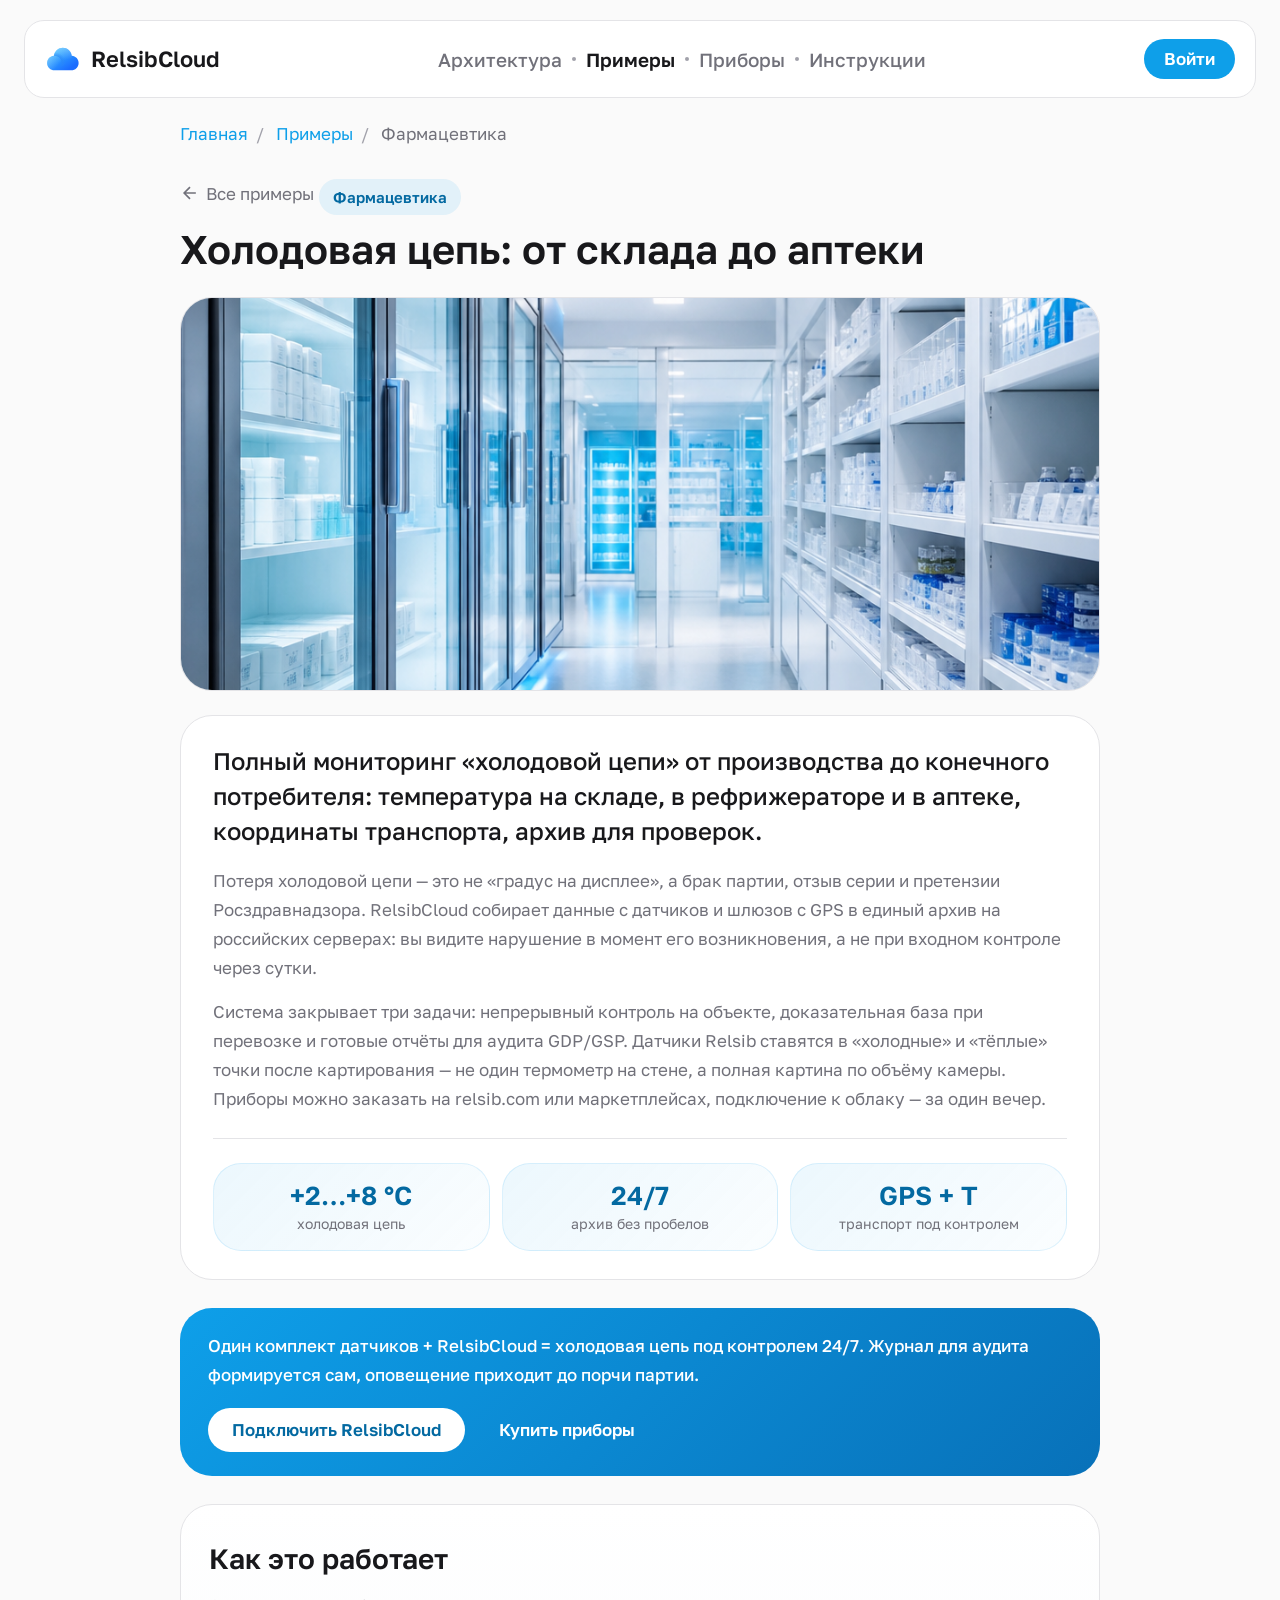
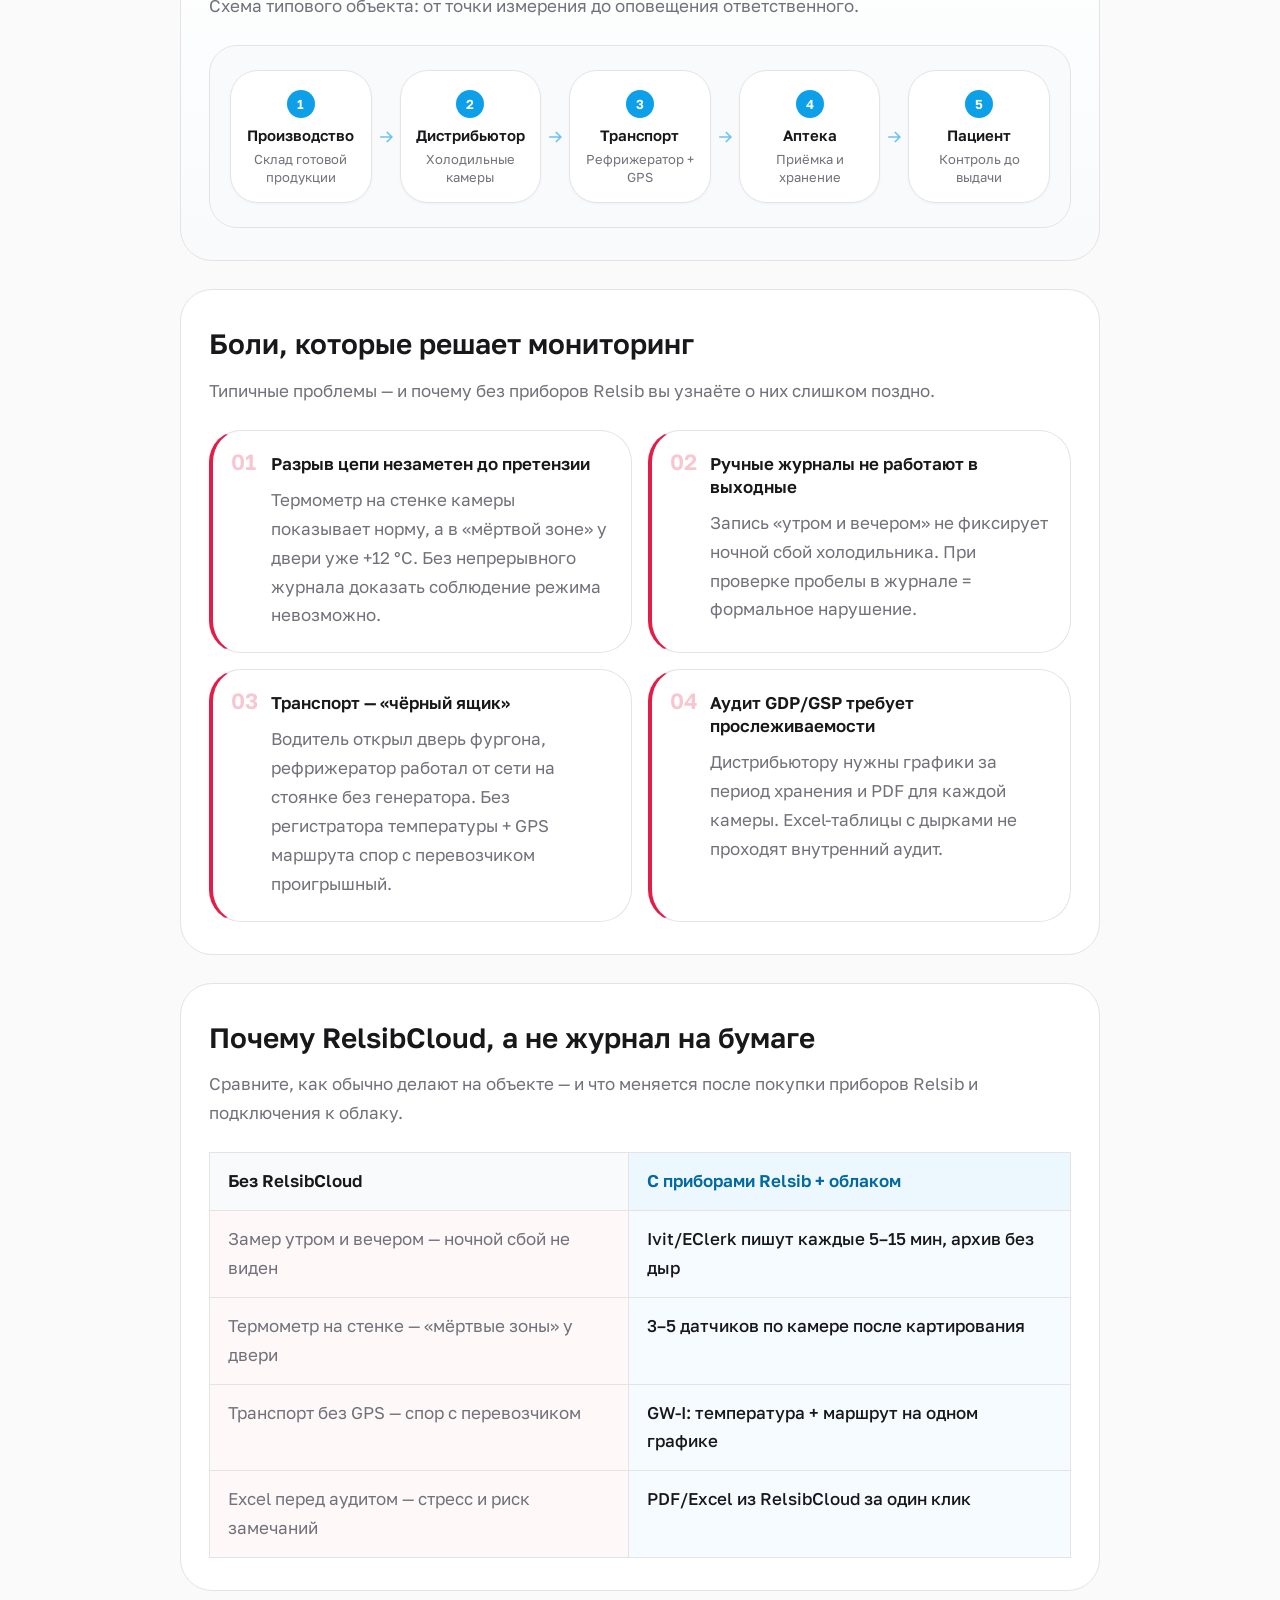
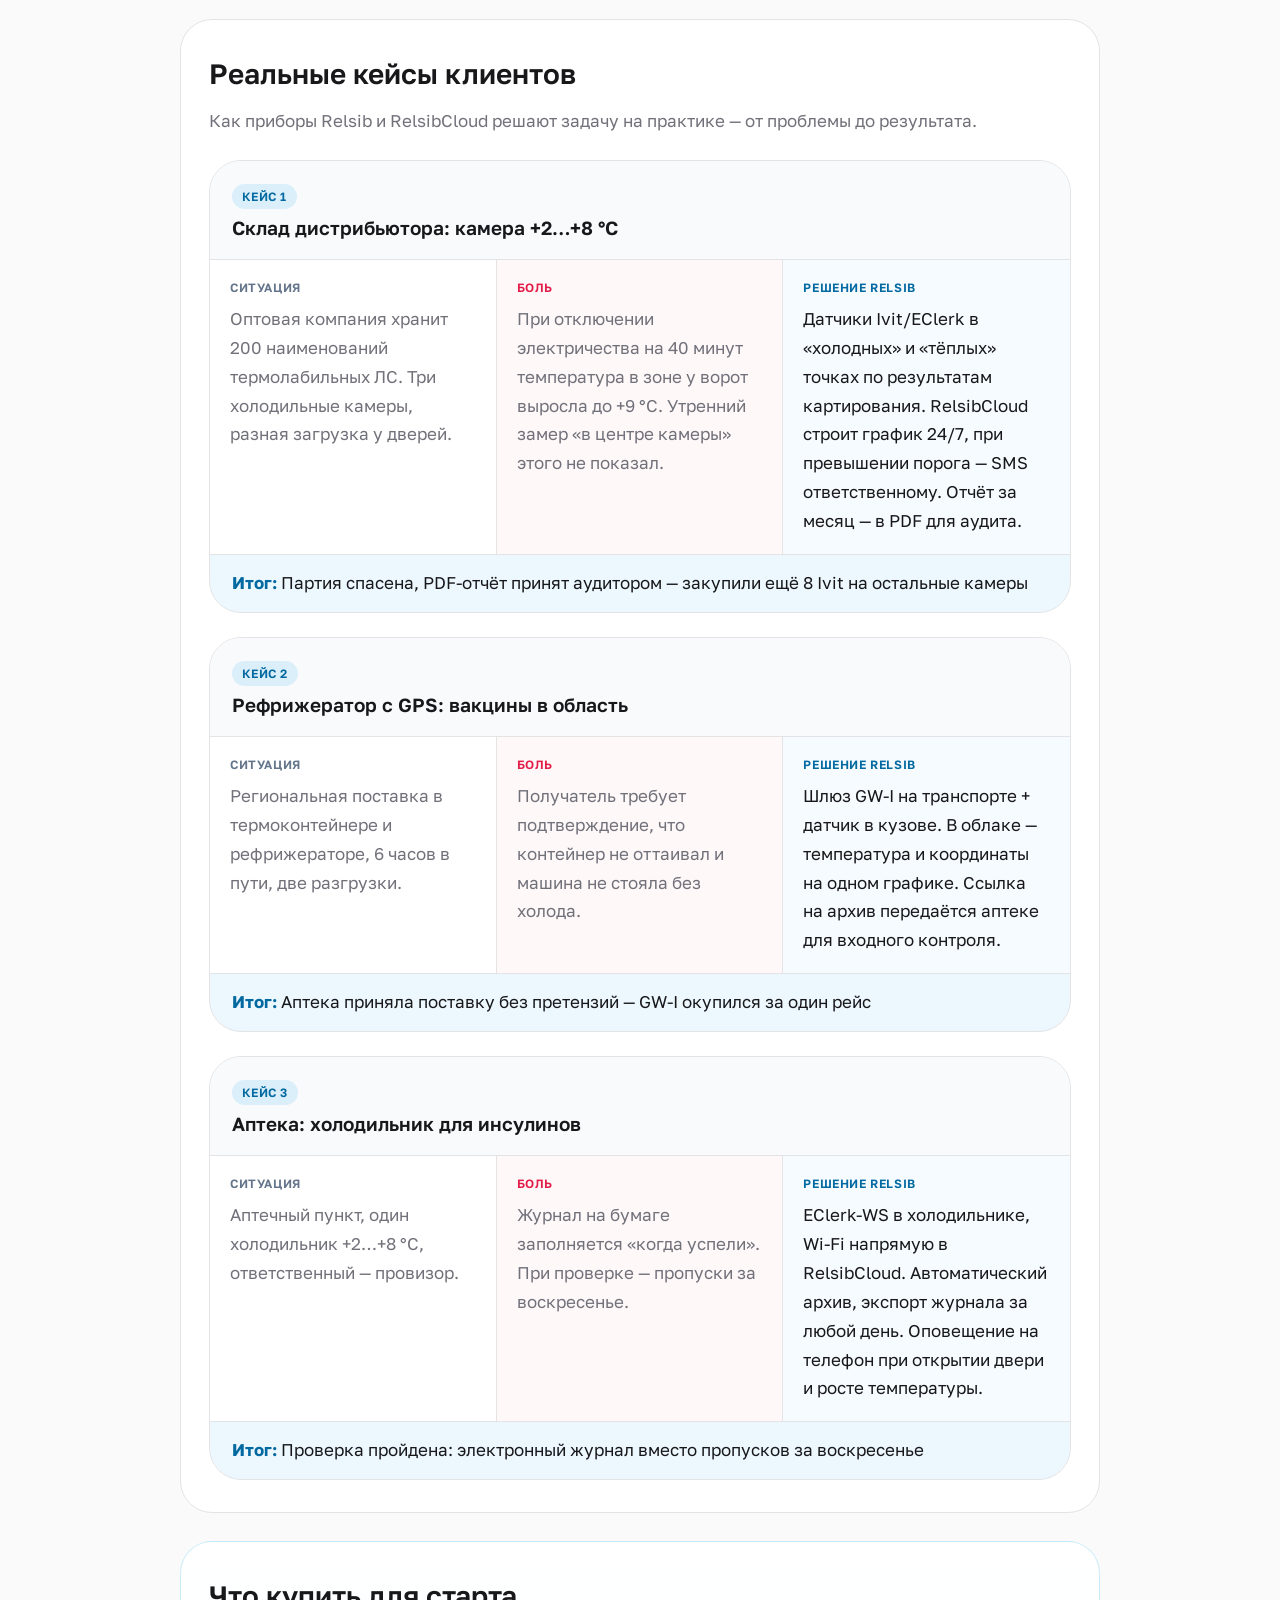
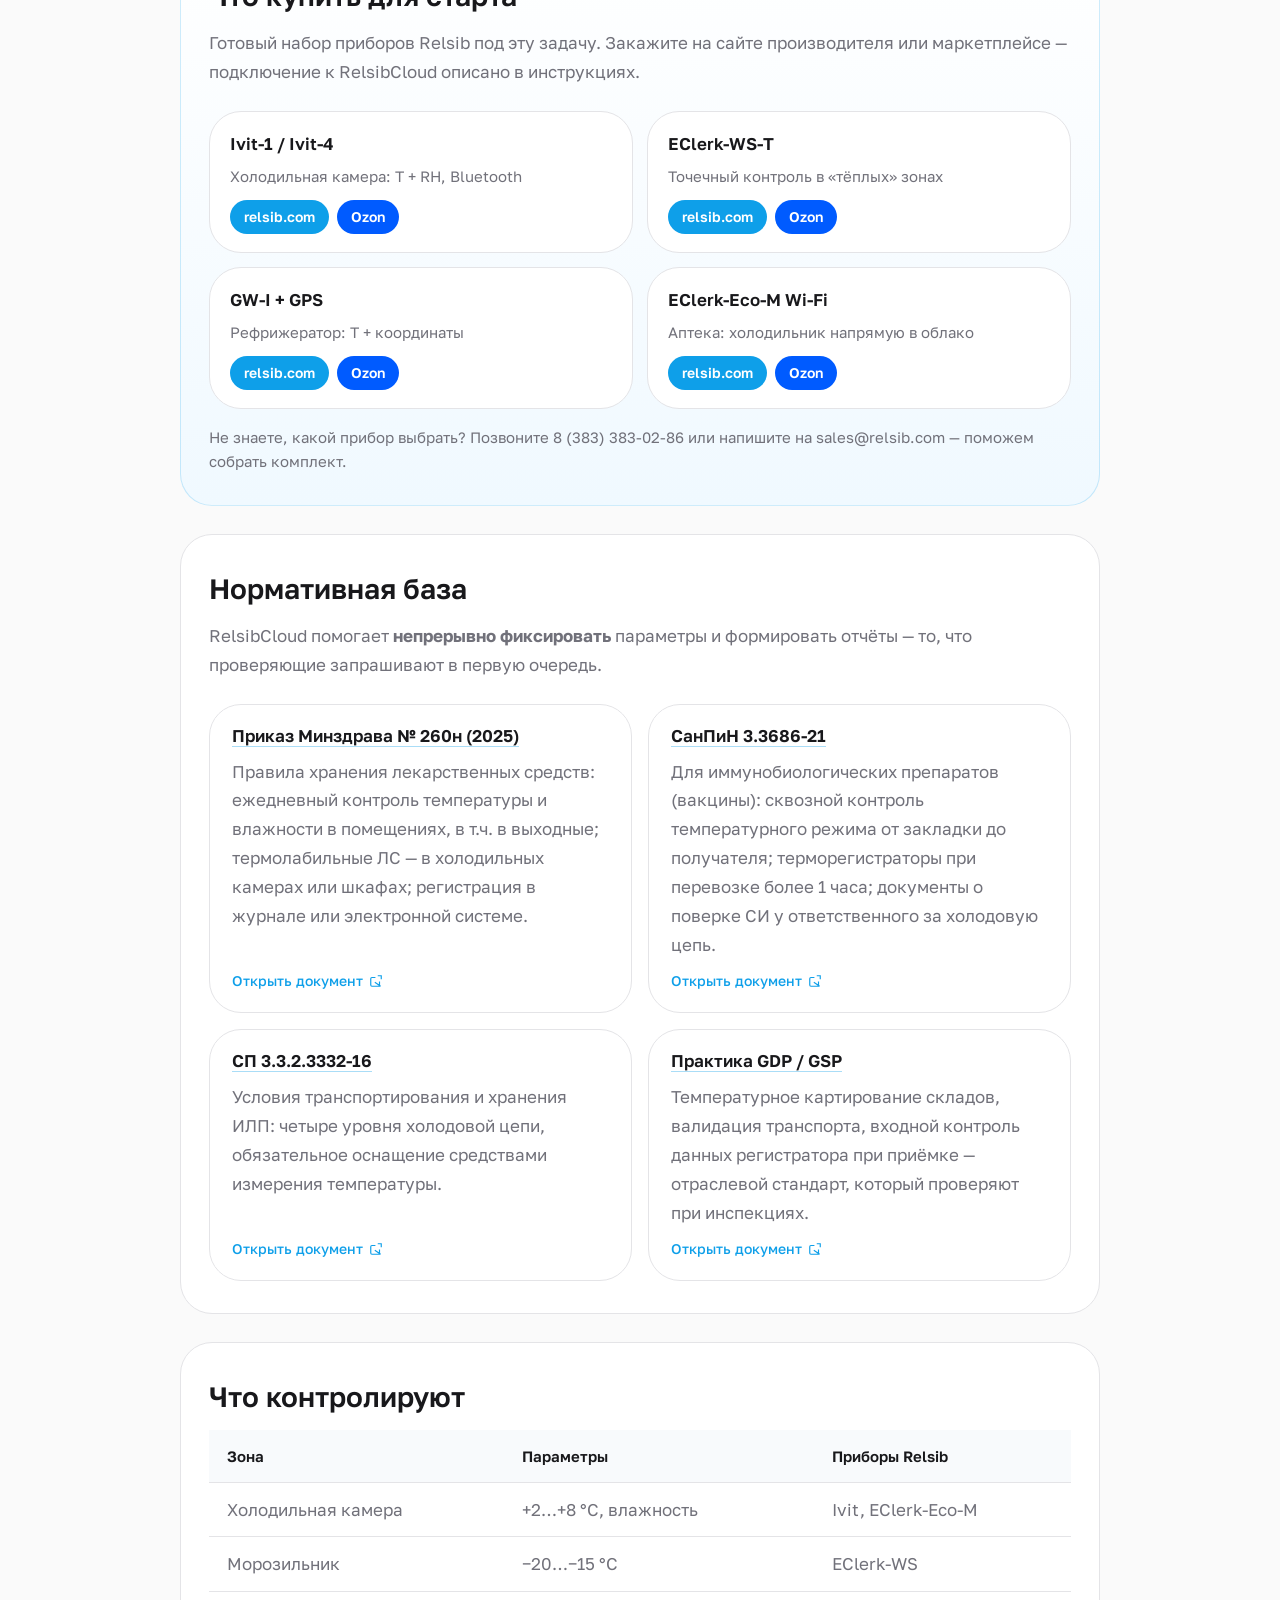
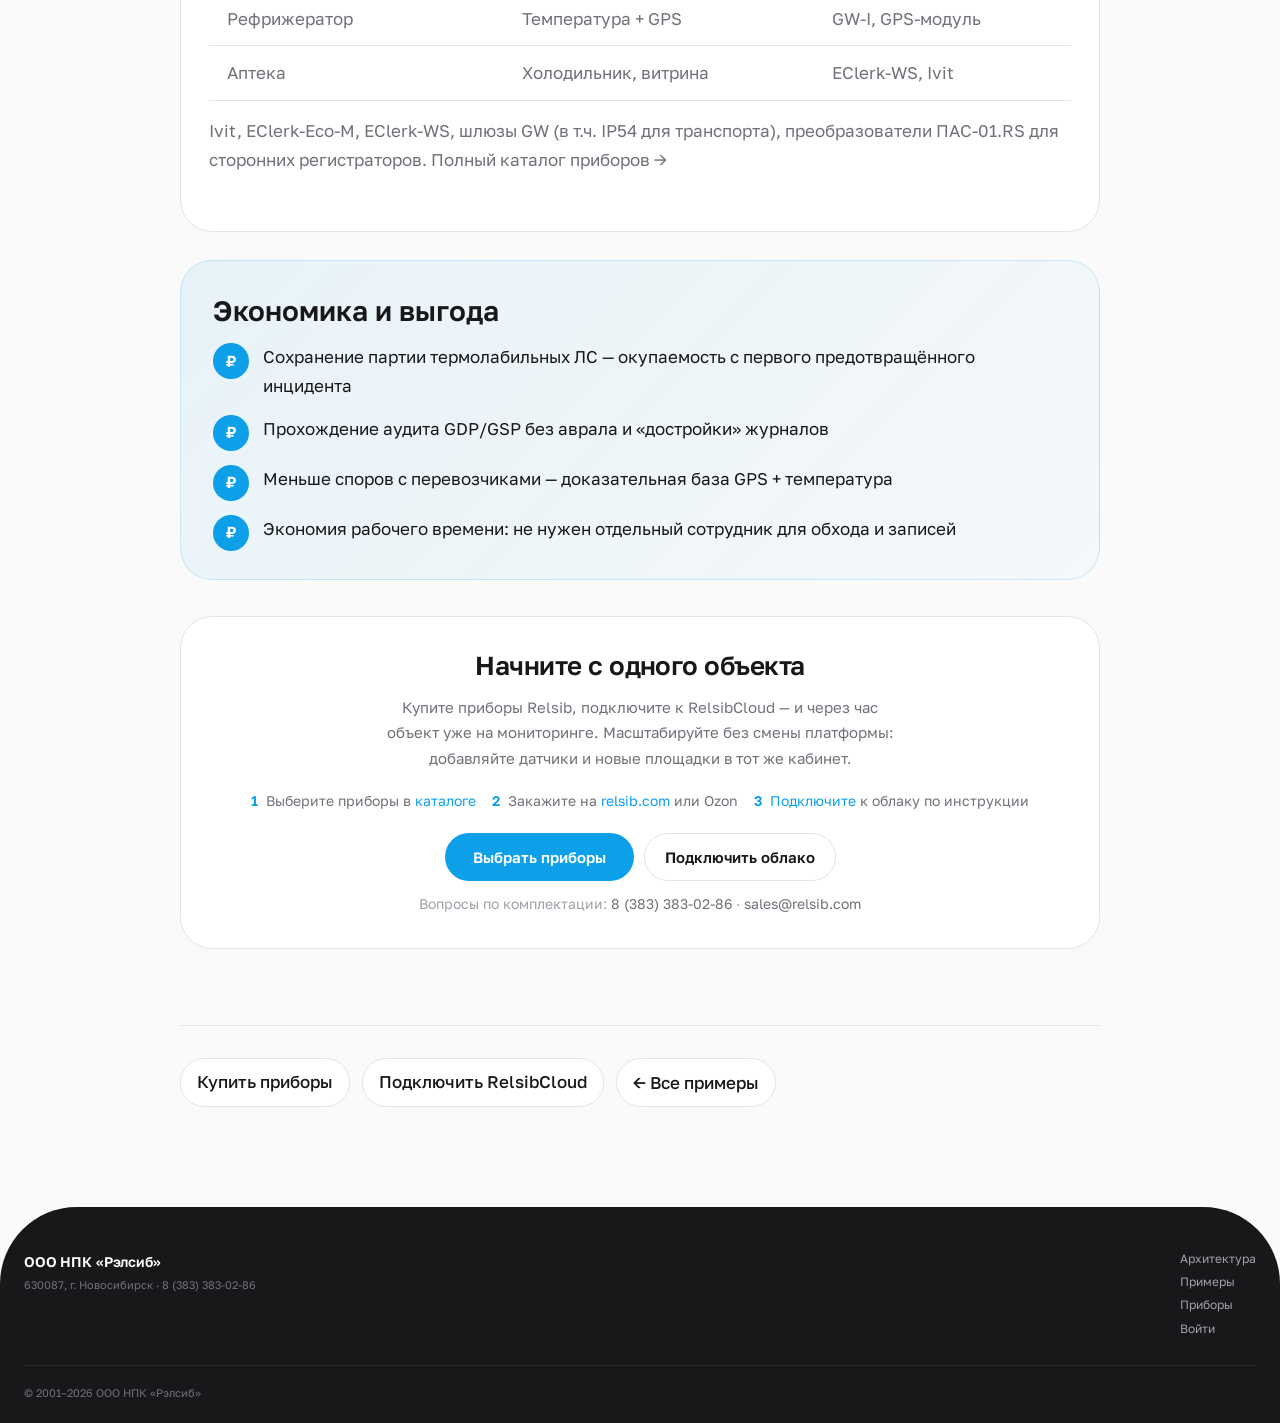
<file: use-cases/farmacevtika.html>
<!DOCTYPE html>
<html lang="ru">
<head>
  <meta charset="UTF-8">
  <meta name="viewport" content="width=device-width, initial-scale=1.0">
  <title>Фармацевтика — холодовая цепь и аптеки | RelsibCloud</title>
  <meta name="description" content="Мониторинг температуры и GPS в фармацевтической логистике. СанПиН, приказ № 260н, архив и отчёты для аудита холодовой цепи.">
  <meta name="robots" content="index, follow">
  <meta name="theme-color" content="#0e9fe9">
  <link rel="canonical" href="https://relsibcloud.com/use-cases/farmacevtika.html">
  <meta property="og:type" content="article">
  <meta property="og:site_name" content="RelsibCloud">
  <meta property="og:title" content="Фармацевтика — холодовая цепь и аптеки">
  <meta property="og:description" content="Мониторинг температуры и GPS в фармацевтической логистике. СанПиН, приказ № 260н, архив и отчёты для аудита холодовой цепи.">
  <meta property="og:url" content="https://relsibcloud.com/use-cases/farmacevtika.html">
  <meta property="og:image" content="https://relsibcloud.com/Images/solutions/business/pharma.png">
  <link rel="icon" type="image/svg+xml" href="../Images/Logo/Cloud_logo.svg">
  <link href="https://fonts.googleapis.com/css2?family=Golos+Text:wght@400..900&display=swap" rel="stylesheet">
  <link rel="stylesheet" href="../styles.css?v=20260824a">
</head>
<body>
  <header class="header">
    <div class="header__pill">
      <a href="../index.html" class="header__logo" aria-label="RelsibCloud"><img src="../Images/Logo/Cloud_logo.svg" alt="" width="36" height="36"><span class="header__logo-text">RelsibCloud</span></a>
      <nav class="header__nav">
        <a href="../index.html#architecture" class="header__nav-item">Архитектура</a><span class="header__sep"></span>
        <a href="../index.html#use-cases" class="header__nav-item header__nav-item--active">Примеры</a><span class="header__sep"></span>
        <a href="../devices.html" class="header__nav-item">Приборы</a><span class="header__sep"></span>
        <a href="../index.html#instructions" class="header__nav-item">Инструкции</a>
      </nav>
      <div class="header__right">
        <a href="https://app2.relsibcloud.com/login/" class="btn btn--primary header__auth-btn">Войти</a>
        <button type="button" class="header__burger" aria-label="Меню" aria-expanded="false"><span class="header__burger-line"></span><span class="header__burger-line"></span><span class="header__burger-line"></span></button>
      </div>
    </div>
  </header>

  <main class="page page--guide page--use-case">
    <div class="page__inner page__inner--article">
      <nav class="breadcrumb" aria-label="Навигация">
        <a href="../index.html">Главная</a><span class="breadcrumb__sep">/</span>
        <a href="../index.html#use-cases">Примеры</a><span class="breadcrumb__sep">/</span>
        <span>Фармацевтика</span>
      </nav>

      <header class="use-case-header">
        <a href="../index.html#use-cases" class="use-case-header__back" aria-label="Назад к примерам">
          <svg width="20" height="20" viewBox="0 0 24 24" fill="none" stroke="currentColor" stroke-width="2"><path d="M19 12H5M12 19l-7-7 7-7"/></svg>
          Все примеры
        </a>
        <span class="use-case-header__tag">Фармацевтика</span>
        <h1 class="use-case-header__title">Холодовая цепь: от склада до аптеки</h1>
      </header>

      <figure class="use-case-hero">
        <img src="../Images/solutions/business/pharma.png" alt="Фармацевтика" width="1200" height="600" loading="eager">
      </figure>

      <article class="guide use-case-article">
        <section class="use-case-study" id="intro">
          <p class="use-case-study__lead">Полный мониторинг «холодовой цепи» от производства до конечного потребителя: температура на складе, в рефрижераторе и в аптеке, координаты транспорта, архив для проверок.</p>
          <p class="use-case-study__body">Потеря холодовой цепи — это не «градус на дисплее», а брак партии, отзыв серии и претензии Росздравнадзора. RelsibCloud собирает данные с датчиков и шлюзов с GPS в единый архив на российских серверах: вы видите нарушение в момент его возникновения, а не при входном контроле через сутки.</p>
          <p class="use-case-study__body">Система закрывает три задачи: непрерывный контроль на объекте, доказательная база при перевозке и готовые отчёты для аудита GDP/GSP. Датчики Relsib ставятся в «холодные» и «тёплые» точки после картирования — не один термометр на стене, а полная картина по объёму камеры. Приборы можно заказать на relsib.com или маркетплейсах, подключение к облаку — за один вечер.</p>
          <div class="use-case-stats">
            <div class="use-case-stat">
              <span class="use-case-stat__value">+2…+8 °C</span>
              <span class="use-case-stat__label">холодовая цепь</span>
            </div>
            <div class="use-case-stat">
              <span class="use-case-stat__value">24/7</span>
              <span class="use-case-stat__label">архив без пробелов</span>
            </div>
            <div class="use-case-stat">
              <span class="use-case-stat__value">GPS + T</span>
              <span class="use-case-stat__label">транспорт под контролем</span>
            </div>
          </div>
        </section>

        <aside class="use-case-pitch" id="pitch">
          <p class="use-case-pitch__text">Один комплект датчиков + RelsibCloud = холодовая цепь под контролем 24/7. Журнал для аудита формируется сам, оповещение приходит до порчи партии.</p>
          <div class="use-case-pitch__actions">
            <a href="https://app2.relsibcloud.com/join/" class="btn btn--primary">Подключить RelsibCloud</a>
            <a href="../devices.html" class="btn btn--ghost">Купить приборы</a>
          </div>
        </aside>

        <section class="guide__section guide__section--flow" id="flow">
          <h2 class="guide__heading guide__heading--lg">Как это работает</h2>
          <p class="guide__lead">Схема типового объекта: от точки измерения до оповещения ответственного.</p>
          <div class="use-case-flow">
            <div class="use-case-flow__track">
            <div class="use-case-flow__step">
              <span class="use-case-flow__num">1</span>
              <strong class="use-case-flow__title">Производство</strong>
              <span class="use-case-flow__desc">Склад готовой продукции</span>
            </div>
            <div class="use-case-flow__arrow" aria-hidden="true"><svg width="20" height="20" viewBox="0 0 24 24" fill="none" stroke="currentColor" stroke-width="2"><path d="M5 12h14M13 6l6 6-6 6"/></svg></div>
            <div class="use-case-flow__step">
              <span class="use-case-flow__num">2</span>
              <strong class="use-case-flow__title">Дистрибьютор</strong>
              <span class="use-case-flow__desc">Холодильные камеры</span>
            </div>
            <div class="use-case-flow__arrow" aria-hidden="true"><svg width="20" height="20" viewBox="0 0 24 24" fill="none" stroke="currentColor" stroke-width="2"><path d="M5 12h14M13 6l6 6-6 6"/></svg></div>
            <div class="use-case-flow__step">
              <span class="use-case-flow__num">3</span>
              <strong class="use-case-flow__title">Транспорт</strong>
              <span class="use-case-flow__desc">Рефрижератор + GPS</span>
            </div>
            <div class="use-case-flow__arrow" aria-hidden="true"><svg width="20" height="20" viewBox="0 0 24 24" fill="none" stroke="currentColor" stroke-width="2"><path d="M5 12h14M13 6l6 6-6 6"/></svg></div>
            <div class="use-case-flow__step">
              <span class="use-case-flow__num">4</span>
              <strong class="use-case-flow__title">Аптека</strong>
              <span class="use-case-flow__desc">Приёмка и хранение</span>
            </div>
            <div class="use-case-flow__arrow" aria-hidden="true"><svg width="20" height="20" viewBox="0 0 24 24" fill="none" stroke="currentColor" stroke-width="2"><path d="M5 12h14M13 6l6 6-6 6"/></svg></div>
            <div class="use-case-flow__step">
              <span class="use-case-flow__num">5</span>
              <strong class="use-case-flow__title">Пациент</strong>
              <span class="use-case-flow__desc">Контроль до выдачи</span>
            </div>
            </div>
          </div>
        </section>

        <section class="guide__section" id="pains">
          <h2 class="guide__heading guide__heading--lg">Боли, которые решает мониторинг</h2>
          <p class="guide__lead">Типичные проблемы — и почему без приборов Relsib вы узнаёте о них слишком поздно.</p>
          <div class="use-case-pains">
            <article class="use-case-pain">
              <span class="use-case-pain__num">01</span>
              <h3 class="use-case-pain__title">Разрыв цепи незаметен до претензии</h3>
              <p class="use-case-pain__text">Термометр на стенке камеры показывает норму, а в «мёртвой зоне» у двери уже +12 °C. Без непрерывного журнала доказать соблюдение режима невозможно.</p>
            </article>
            <article class="use-case-pain">
              <span class="use-case-pain__num">02</span>
              <h3 class="use-case-pain__title">Ручные журналы не работают в выходные</h3>
              <p class="use-case-pain__text">Запись «утром и вечером» не фиксирует ночной сбой холодильника. При проверке пробелы в журнале = формальное нарушение.</p>
            </article>
            <article class="use-case-pain">
              <span class="use-case-pain__num">03</span>
              <h3 class="use-case-pain__title">Транспорт — «чёрный ящик»</h3>
              <p class="use-case-pain__text">Водитель открыл дверь фургона, рефрижератор работал от сети на стоянке без генератора. Без регистратора температуры + GPS маршрута спор с перевозчиком проигрышный.</p>
            </article>
            <article class="use-case-pain">
              <span class="use-case-pain__num">04</span>
              <h3 class="use-case-pain__title">Аудит GDP/GSP требует прослеживаемости</h3>
              <p class="use-case-pain__text">Дистрибьютору нужны графики за период хранения и PDF для каждой камеры. Excel-таблицы с дырками не проходят внутренний аудит.</p>
            </article>
          </div>
        </section>

        <section class="guide__section" id="compare">
          <h2 class="guide__heading guide__heading--lg">Почему RelsibCloud, а не журнал на бумаге</h2>
          <p class="guide__lead">Сравните, как обычно делают на объекте — и что меняется после покупки приборов Relsib и подключения к облаку.</p>
          <div class="use-case-compare-wrap">
            <table class="use-case-compare">
              <thead>
                <tr>
                  <th>Без RelsibCloud</th>
                  <th>С приборами Relsib + облаком</th>
                </tr>
              </thead>
              <tbody>
              <tr>
                <td class="use-case-compare__bad">Замер утром и вечером — ночной сбой не виден</td>
                <td class="use-case-compare__good">Ivit/EClerk пишут каждые 5–15 мин, архив без дыр</td>
              </tr>
              <tr>
                <td class="use-case-compare__bad">Термометр на стенке — «мёртвые зоны» у двери</td>
                <td class="use-case-compare__good">3–5 датчиков по камере после картирования</td>
              </tr>
              <tr>
                <td class="use-case-compare__bad">Транспорт без GPS — спор с перевозчиком</td>
                <td class="use-case-compare__good">GW-I: температура + маршрут на одном графике</td>
              </tr>
              <tr>
                <td class="use-case-compare__bad">Excel перед аудитом — стресс и риск замечаний</td>
                <td class="use-case-compare__good">PDF/Excel из RelsibCloud за один клик</td>
              </tr>
              </tbody>
            </table>
          </div>
        </section>

        <section class="guide__section" id="scenarios">
          <h2 class="guide__heading guide__heading--lg">Реальные кейсы клиентов</h2>
          <p class="guide__lead">Как приборы Relsib и RelsibCloud решают задачу на практике — от проблемы до результата.</p>
          <div class="use-case-scenarios">
            <article class="use-case-scenario">
              <header class="use-case-scenario__head">
                <span class="use-case-scenario__badge">Кейс 1</span>
                <h3 class="use-case-scenario__title">Склад дистрибьютора: камера +2…+8 °C</h3>
              </header>
              <div class="use-case-scenario__grid">
                <div class="use-case-scenario__cell use-case-scenario__cell--ctx">
                  <span class="use-case-scenario__label">Ситуация</span>
                  <p>Оптовая компания хранит 200 наименований термолабильных ЛС. Три холодильные камеры, разная загрузка у дверей.</p>
                </div>
                <div class="use-case-scenario__cell use-case-scenario__cell--pain">
                  <span class="use-case-scenario__label">Боль</span>
                  <p>При отключении электричества на 40 минут температура в зоне у ворот выросла до +9 °C. Утренний замер «в центре камеры» этого не показал.</p>
                </div>
                <div class="use-case-scenario__cell use-case-scenario__cell--fix">
                  <span class="use-case-scenario__label">Решение Relsib</span>
                  <p>Датчики Ivit/EClerk в «холодных» и «тёплых» точках по результатам картирования. RelsibCloud строит график 24/7, при превышении порога — SMS ответственному. Отчёт за месяц — в PDF для аудита.</p>
                </div>
              </div>
              <p class="use-case-scenario__result"><strong>Итог:</strong> Партия спасена, PDF-отчёт принят аудитором — закупили ещё 8 Ivit на остальные камеры</p>
            </article>
            <article class="use-case-scenario">
              <header class="use-case-scenario__head">
                <span class="use-case-scenario__badge">Кейс 2</span>
                <h3 class="use-case-scenario__title">Рефрижератор с GPS: вакцины в область</h3>
              </header>
              <div class="use-case-scenario__grid">
                <div class="use-case-scenario__cell use-case-scenario__cell--ctx">
                  <span class="use-case-scenario__label">Ситуация</span>
                  <p>Региональная поставка в термоконтейнере и рефрижераторе, 6 часов в пути, две разгрузки.</p>
                </div>
                <div class="use-case-scenario__cell use-case-scenario__cell--pain">
                  <span class="use-case-scenario__label">Боль</span>
                  <p>Получатель требует подтверждение, что контейнер не оттаивал и машина не стояла без холода.</p>
                </div>
                <div class="use-case-scenario__cell use-case-scenario__cell--fix">
                  <span class="use-case-scenario__label">Решение Relsib</span>
                  <p>Шлюз GW-I на транспорте + датчик в кузове. В облаке — температура и координаты на одном графике. Ссылка на архив передаётся аптеке для входного контроля.</p>
                </div>
              </div>
              <p class="use-case-scenario__result"><strong>Итог:</strong> Аптека приняла поставку без претензий — GW-I окупился за один рейс</p>
            </article>
            <article class="use-case-scenario">
              <header class="use-case-scenario__head">
                <span class="use-case-scenario__badge">Кейс 3</span>
                <h3 class="use-case-scenario__title">Аптека: холодильник для инсулинов</h3>
              </header>
              <div class="use-case-scenario__grid">
                <div class="use-case-scenario__cell use-case-scenario__cell--ctx">
                  <span class="use-case-scenario__label">Ситуация</span>
                  <p>Аптечный пункт, один холодильник +2…+8 °C, ответственный — провизор.</p>
                </div>
                <div class="use-case-scenario__cell use-case-scenario__cell--pain">
                  <span class="use-case-scenario__label">Боль</span>
                  <p>Журнал на бумаге заполняется «когда успели». При проверке — пропуски за воскресенье.</p>
                </div>
                <div class="use-case-scenario__cell use-case-scenario__cell--fix">
                  <span class="use-case-scenario__label">Решение Relsib</span>
                  <p>EClerk-WS в холодильнике, Wi‑Fi напрямую в RelsibCloud. Автоматический архив, экспорт журнала за любой день. Оповещение на телефон при открытии двери и росте температуры.</p>
                </div>
              </div>
              <p class="use-case-scenario__result"><strong>Итог:</strong> Проверка пройдена: электронный журнал вместо пропусков за воскресенье</p>
            </article>
          </div>
        </section>

        <section class="guide__section guide__section--kit" id="kit">
          <h2 class="guide__heading guide__heading--lg">Что купить для старта</h2>
          <p class="guide__lead">Готовый набор приборов Relsib под эту задачу. Закажите на сайте производителя или маркетплейсе — подключение к RelsibCloud описано в <a href="../index.html#instructions">инструкциях</a>.</p>
          <div class="use-case-kits">
            <article class="use-case-kit">
              <h3 class="use-case-kit__name">Ivit-1 / Ivit-4</h3>
              <p class="use-case-kit__role">Холодильная камера: T + RH, Bluetooth</p>
              <div class="use-case-kit__shops">
                <a class="use-case-kit__buy use-case-kit__buy--relsib" href="https://relsib.com/catalog/ivit/" target="_blank" rel="noopener noreferrer">relsib.com</a>
                <a class="use-case-kit__buy use-case-kit__buy--ozon" href="https://www.ozon.ru/search/?text=Рэлсиб+Ivit" target="_blank" rel="noopener noreferrer">Ozon</a>
              </div>
            </article>
            <article class="use-case-kit">
              <h3 class="use-case-kit__name">EClerk-WS-T</h3>
              <p class="use-case-kit__role">Точечный контроль в «тёплых» зонах</p>
              <div class="use-case-kit__shops">
                <a class="use-case-kit__buy use-case-kit__buy--relsib" href="https://relsib.com/product/datchik-temperaturyeclerk-ws-t-i-s-bluetooth50" target="_blank" rel="noopener noreferrer">relsib.com</a>
                <a class="use-case-kit__buy use-case-kit__buy--ozon" href="https://www.ozon.ru/search/?text=Рэлсиб+EClerk-WS-T" target="_blank" rel="noopener noreferrer">Ozon</a>
              </div>
            </article>
            <article class="use-case-kit">
              <h3 class="use-case-kit__name">GW-I + GPS</h3>
              <p class="use-case-kit__role">Рефрижератор: T + координаты</p>
              <div class="use-case-kit__shops">
                <a class="use-case-kit__buy use-case-kit__buy--relsib" href="https://relsib.com/catalog/shlyuzy-gw/" target="_blank" rel="noopener noreferrer">relsib.com</a>
                <a class="use-case-kit__buy use-case-kit__buy--ozon" href="https://www.ozon.ru/search/?text=Рэлсиб+GW" target="_blank" rel="noopener noreferrer">Ozon</a>
              </div>
            </article>
            <article class="use-case-kit">
              <h3 class="use-case-kit__name">EClerk-Eco-M Wi‑Fi</h3>
              <p class="use-case-kit__role">Аптека: холодильник напрямую в облако</p>
              <div class="use-case-kit__shops">
                <a class="use-case-kit__buy use-case-kit__buy--relsib" href="https://relsib.com/catalog/eclerk-eco-m/" target="_blank" rel="noopener noreferrer">relsib.com</a>
                <a class="use-case-kit__buy use-case-kit__buy--ozon" href="https://www.ozon.ru/search/?text=Рэлсиб+EClerk-Eco-M" target="_blank" rel="noopener noreferrer">Ozon</a>
              </div>
            </article>
          </div>
          <p class="use-case-kit__note">Не знаете, какой прибор выбрать? Позвоните <a href="tel:+73833830286">8 (383) 383-02-86</a> или напишите на <a href="mailto:sales@relsib.com">sales@relsib.com</a> — поможем собрать комплект.</p>
        </section>

        <section class="guide__section" id="regs">
          <h2 class="guide__heading guide__heading--lg">Нормативная база</h2>
          <p class="guide__lead">RelsibCloud помогает <strong>непрерывно фиксировать</strong> параметры и формировать отчёты — то, что проверяющие запрашивают в первую очередь.</p>
          <div class="use-case-regs">
            <article class="use-case-reg">
              <h3 class="use-case-reg__title"><a href="https://www.consultant.ru/document/cons_doc_LAW_508678/" target="_blank" rel="noopener noreferrer">Приказ Минздрава № 260н (2025)</a></h3>
              <p class="use-case-reg__text">Правила хранения лекарственных средств: ежедневный контроль температуры и влажности в помещениях, в т.ч. в выходные; термолабильные ЛС — в холодильных камерах или шкафах; регистрация в журнале или электронной системе.</p>
              <a class="use-case-reg__link" href="https://www.consultant.ru/document/cons_doc_LAW_508678/" target="_blank" rel="noopener noreferrer">Открыть документ<svg width="14" height="14" viewBox="0 0 24 24" fill="none" stroke="currentColor" stroke-width="2"><path d="M18 13v6a2 2 0 0 1-2 2H5a2 2 0 0 1-2-2V8a2 2 0 0 1 2-2h6M15 3h6v6M10 14 20 21"/></svg></a>
            </article>
            <article class="use-case-reg">
              <h3 class="use-case-reg__title"><a href="https://www.consultant.ru/document/cons_doc_LAW_398384/" target="_blank" rel="noopener noreferrer">СанПиН 3.3686-21</a></h3>
              <p class="use-case-reg__text">Для иммунобиологических препаратов (вакцины): сквозной контроль температурного режима от закладки до получателя; терморегистраторы при перевозке более 1 часа; документы о поверке СИ у ответственного за холодовую цепь.</p>
              <a class="use-case-reg__link" href="https://www.consultant.ru/document/cons_doc_LAW_398384/" target="_blank" rel="noopener noreferrer">Открыть документ<svg width="14" height="14" viewBox="0 0 24 24" fill="none" stroke="currentColor" stroke-width="2"><path d="M18 13v6a2 2 0 0 1-2 2H5a2 2 0 0 1-2-2V8a2 2 0 0 1 2-2h6M15 3h6v6M10 14 20 21"/></svg></a>
            </article>
            <article class="use-case-reg">
              <h3 class="use-case-reg__title"><a href="https://www.consultant.ru/document/cons_doc_LAW_200096/" target="_blank" rel="noopener noreferrer">СП 3.3.2.3332-16</a></h3>
              <p class="use-case-reg__text">Условия транспортирования и хранения ИЛП: четыре уровня холодовой цепи, обязательное оснащение средствами измерения температуры.</p>
              <a class="use-case-reg__link" href="https://www.consultant.ru/document/cons_doc_LAW_200096/" target="_blank" rel="noopener noreferrer">Открыть документ<svg width="14" height="14" viewBox="0 0 24 24" fill="none" stroke="currentColor" stroke-width="2"><path d="M18 13v6a2 2 0 0 1-2 2H5a2 2 0 0 1-2-2V8a2 2 0 0 1 2-2h6M15 3h6v6M10 14 20 21"/></svg></a>
            </article>
            <article class="use-case-reg">
              <h3 class="use-case-reg__title"><a href="https://www.who.int/teams/health-product-policy-and-standards/standards-and-specifications/gmp" target="_blank" rel="noopener noreferrer">Практика GDP / GSP</a></h3>
              <p class="use-case-reg__text">Температурное картирование складов, валидация транспорта, входной контроль данных регистратора при приёмке — отраслевой стандарт, который проверяют при инспекциях.</p>
              <a class="use-case-reg__link" href="https://www.who.int/teams/health-product-policy-and-standards/standards-and-specifications/gmp" target="_blank" rel="noopener noreferrer">Открыть документ<svg width="14" height="14" viewBox="0 0 24 24" fill="none" stroke="currentColor" stroke-width="2"><path d="M18 13v6a2 2 0 0 1-2 2H5a2 2 0 0 1-2-2V8a2 2 0 0 1 2-2h6M15 3h6v6M10 14 20 21"/></svg></a>
            </article>
          </div>
        </section>

        <section class="guide__section" id="params">
          <h2 class="guide__heading guide__heading--lg">Что контролируют</h2>
          <div class="use-case-study__table-wrap">
            <table class="use-case-table">
              <thead><tr><th>Зона</th><th>Параметры</th><th>Приборы Relsib</th></tr></thead>
              <tbody>
              <tr><td>Холодильная камера</td><td>+2…+8 °C, влажность</td><td>Ivit, EClerk-Eco-M</td></tr>
              <tr><td>Морозильник</td><td>−20…−15 °C</td><td>EClerk-WS</td></tr>
              <tr><td>Рефрижератор</td><td>Температура + GPS</td><td>GW-I, GPS-модуль</td></tr>
              <tr><td>Аптека</td><td>Холодильник, витрина</td><td>EClerk-WS, Ivit</td></tr>
              </tbody>
            </table>
          </div>
          <p class="guide__lead use-case-devices">Ivit, EClerk-Eco-M, EClerk-WS, шлюзы GW (в т.ч. IP54 для транспорта), преобразователи ПАС-01.RS для сторонних регистраторов. <a href="../devices.html">Полный каталог приборов →</a></p>
        </section>

        <section class="guide__section use-case-value" id="value">
          <h2 class="guide__heading guide__heading--lg">Экономика и выгода</h2>
          <ul class="use-case-roi">
            <li class="use-case-roi__item">
              <span class="use-case-roi__icon" aria-hidden="true">₽</span>
              <span>Сохранение партии термолабильных ЛС — окупаемость с первого предотвращённого инцидента</span>
            </li>
            <li class="use-case-roi__item">
              <span class="use-case-roi__icon" aria-hidden="true">₽</span>
              <span>Прохождение аудита GDP/GSP без аврала и «достройки» журналов</span>
            </li>
            <li class="use-case-roi__item">
              <span class="use-case-roi__icon" aria-hidden="true">₽</span>
              <span>Меньше споров с перевозчиками — доказательная база GPS + температура</span>
            </li>
            <li class="use-case-roi__item">
              <span class="use-case-roi__icon" aria-hidden="true">₽</span>
              <span>Экономия рабочего времени: не нужен отдельный сотрудник для обхода и записей</span>
            </li>
          </ul>
        </section>

        <section class="use-case-sales" id="buy">
          <div class="use-case-sales__inner">
            <h2 class="use-case-sales__title">Начните с одного объекта</h2>
            <p class="use-case-sales__text">Купите приборы Relsib, подключите к RelsibCloud — и через час объект уже на мониторинге. Масштабируйте без смены платформы: добавляйте датчики и новые площадки в тот же кабинет.</p>
            <div class="use-case-sales__steps">
              <div class="use-case-sales__step"><span>1</span> Выберите приборы в <a href="../devices.html">каталоге</a></div>
              <div class="use-case-sales__step"><span>2</span> Закажите на <a href="https://relsib.com/" target="_blank" rel="noopener">relsib.com</a> или Ozon</div>
              <div class="use-case-sales__step"><span>3</span> <a href="https://app2.relsibcloud.com/join/">Подключите</a> к облаку по инструкции</div>
            </div>
            <div class="use-case-sales__actions">
              <a href="../devices.html" class="btn btn--primary btn--large">Выбрать приборы</a>
              <a href="https://app2.relsibcloud.com/join/" class="btn btn--ghost btn--large">Подключить облако</a>
            </div>
            <p class="use-case-sales__contact">Вопросы по комплектации: <a href="tel:+73833830286">8 (383) 383-02-86</a> · <a href="mailto:sales@relsib.com">sales@relsib.com</a></p>
          </div>
        </section>

        <nav class="guide-nav use-case-cta">
          <a href="../devices.html" class="btn btn--primary guide-nav__link">Купить приборы</a>
          <a href="https://app2.relsibcloud.com/join/" class="btn btn--ghost guide-nav__link">Подключить RelsibCloud</a>
          <a href="../index.html#use-cases" class="guide-nav__link">← Все примеры</a>
        </nav>
      </article>
    </div>
  </main>

  <footer class="footer">
    <div class="footer__inner footer__inner--compact">
      <div class="footer__col">
        <p class="footer__title">ООО НПК «Рэлсиб»</p>
        <p class="footer__legal-name">630087, г.&nbsp;Новосибирск · <a href="tel:+73833830286">8 (383) 383-02-86</a></p>
      </div>
      <div class="footer__col">
        <nav class="footer__nav" aria-label="Разделы">
          <a href="../index.html#architecture">Архитектура</a>
          <a href="../index.html#use-cases">Примеры</a>
          <a href="../devices.html">Приборы</a>
          <a href="https://app2.relsibcloud.com/login/" target="_blank" rel="noopener">Войти</a>
        </nav>
      </div>
    </div>
    <div class="footer__bottom"><p class="footer__copyright">© 2001–2026 ООО НПК «Рэлсиб»</p></div>
  </footer>
  <!-- Yandex.Metrika counter -->
<script type="text/javascript">
  (function(m,e,t,r,i,k,a){
      m[i]=m[i]||function(){(m[i].a=m[i].a||[]).push(arguments)};
      m[i].l=1*new Date();
      for (var j = 0; j < document.scripts.length; j++) {if (document.scripts[j].src === r) { return; }}
      k=e.createElement(t),a=e.getElementsByTagName(t)[0],k.async=1,k.src=r,a.parentNode.insertBefore(k,a)
  })(window, document,'script','https://mc.yandex.ru/metrika/tag.js?id=111382488', 'ym');

  ym(111382488, 'init', {ssr:true, webvisor:true, clickmap:true, ecommerce:"dataLayer", referrer: document.referrer, url: location.href, accurateTrackBounce:true, trackLinks:true});
</script>
<noscript><div><img src="https://mc.yandex.ru/watch/111382488" style="position:absolute; left:-9999px;" alt="" /></div></noscript>
<!-- /Yandex.Metrika counter -->
</body>
</html>
</file>
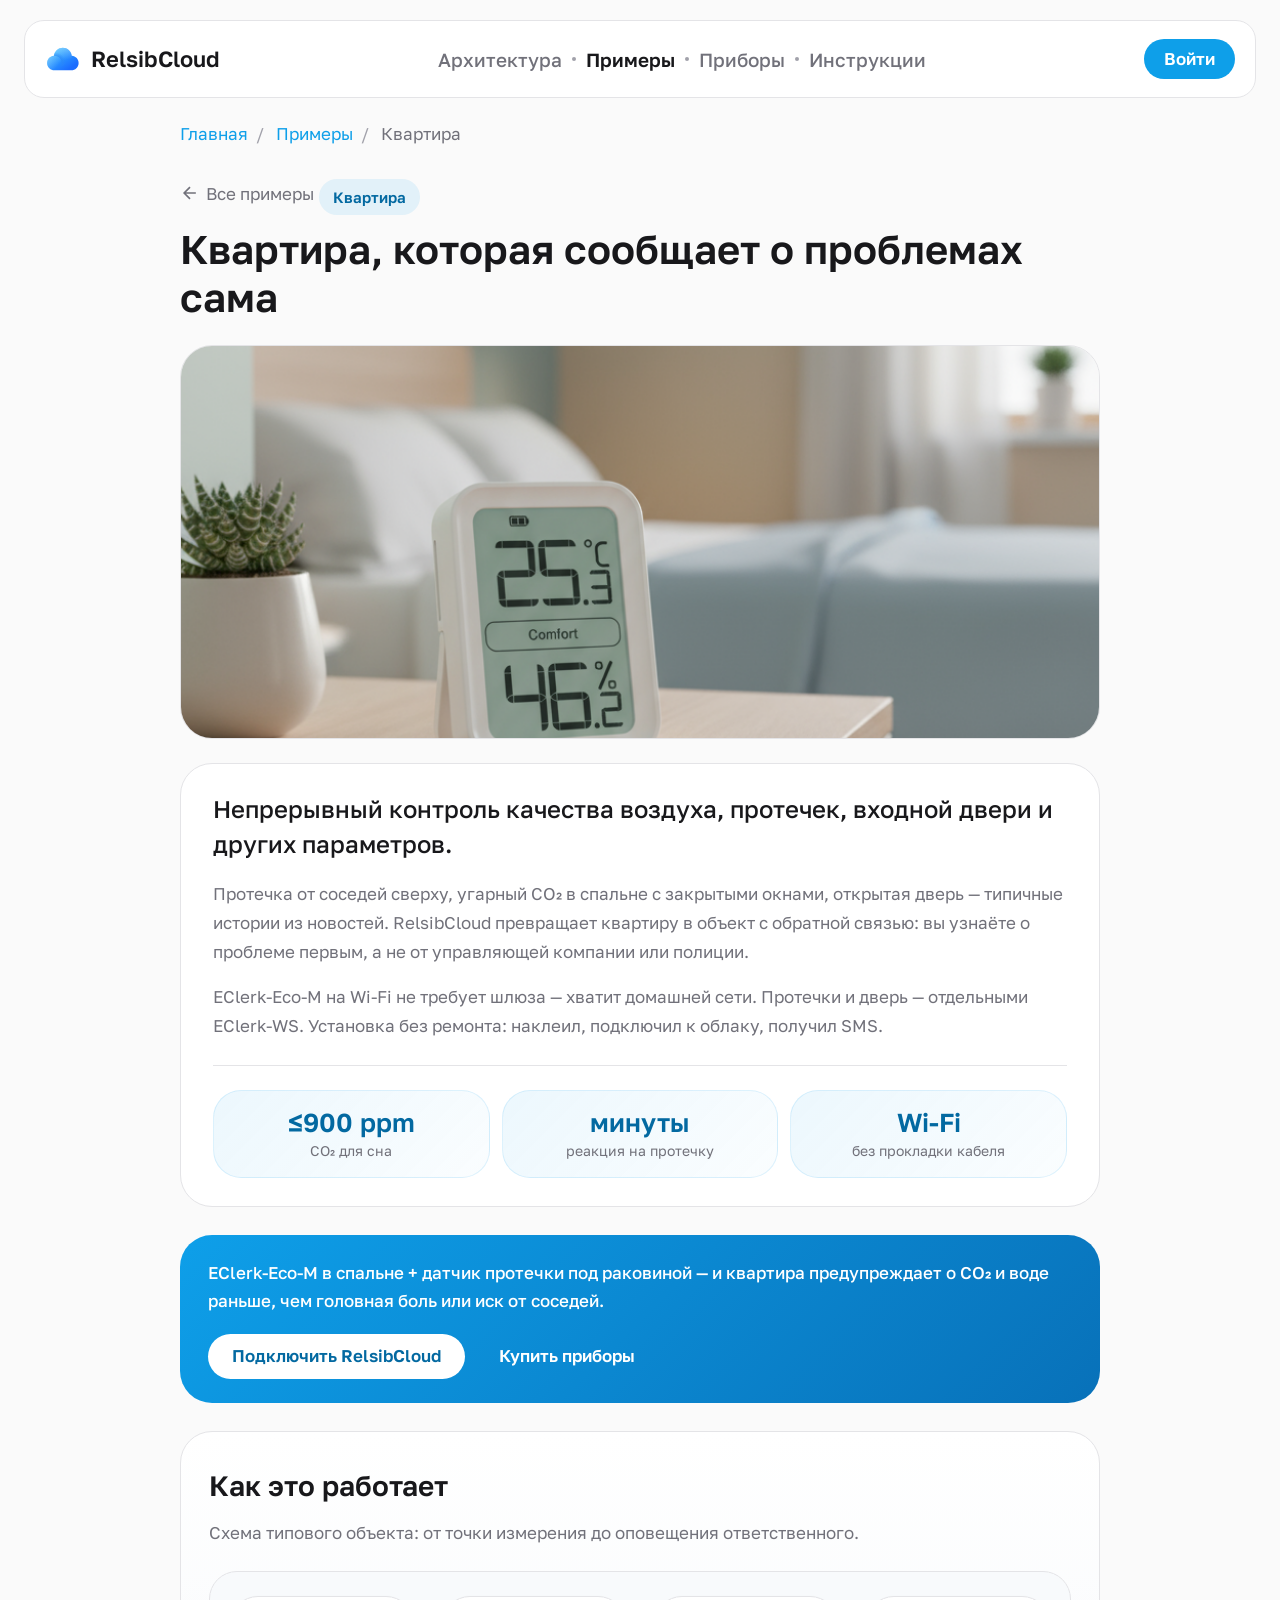
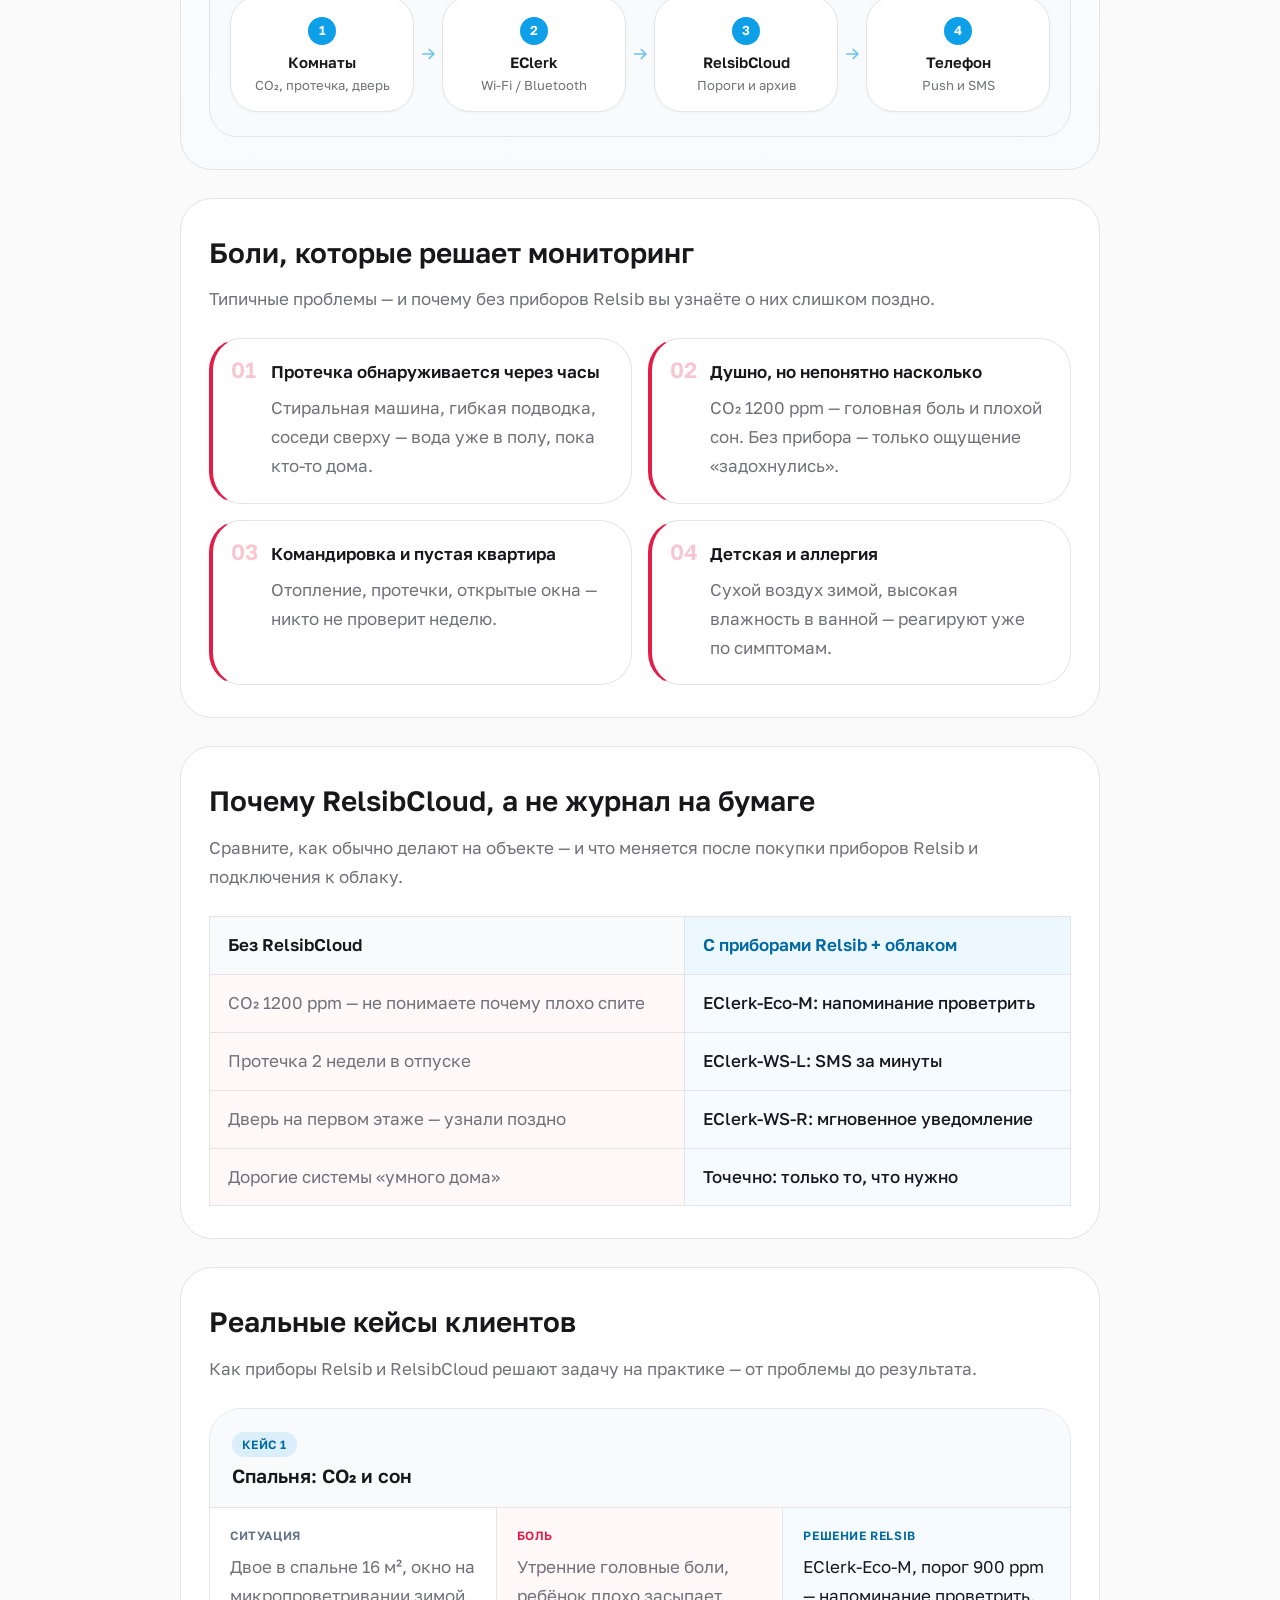
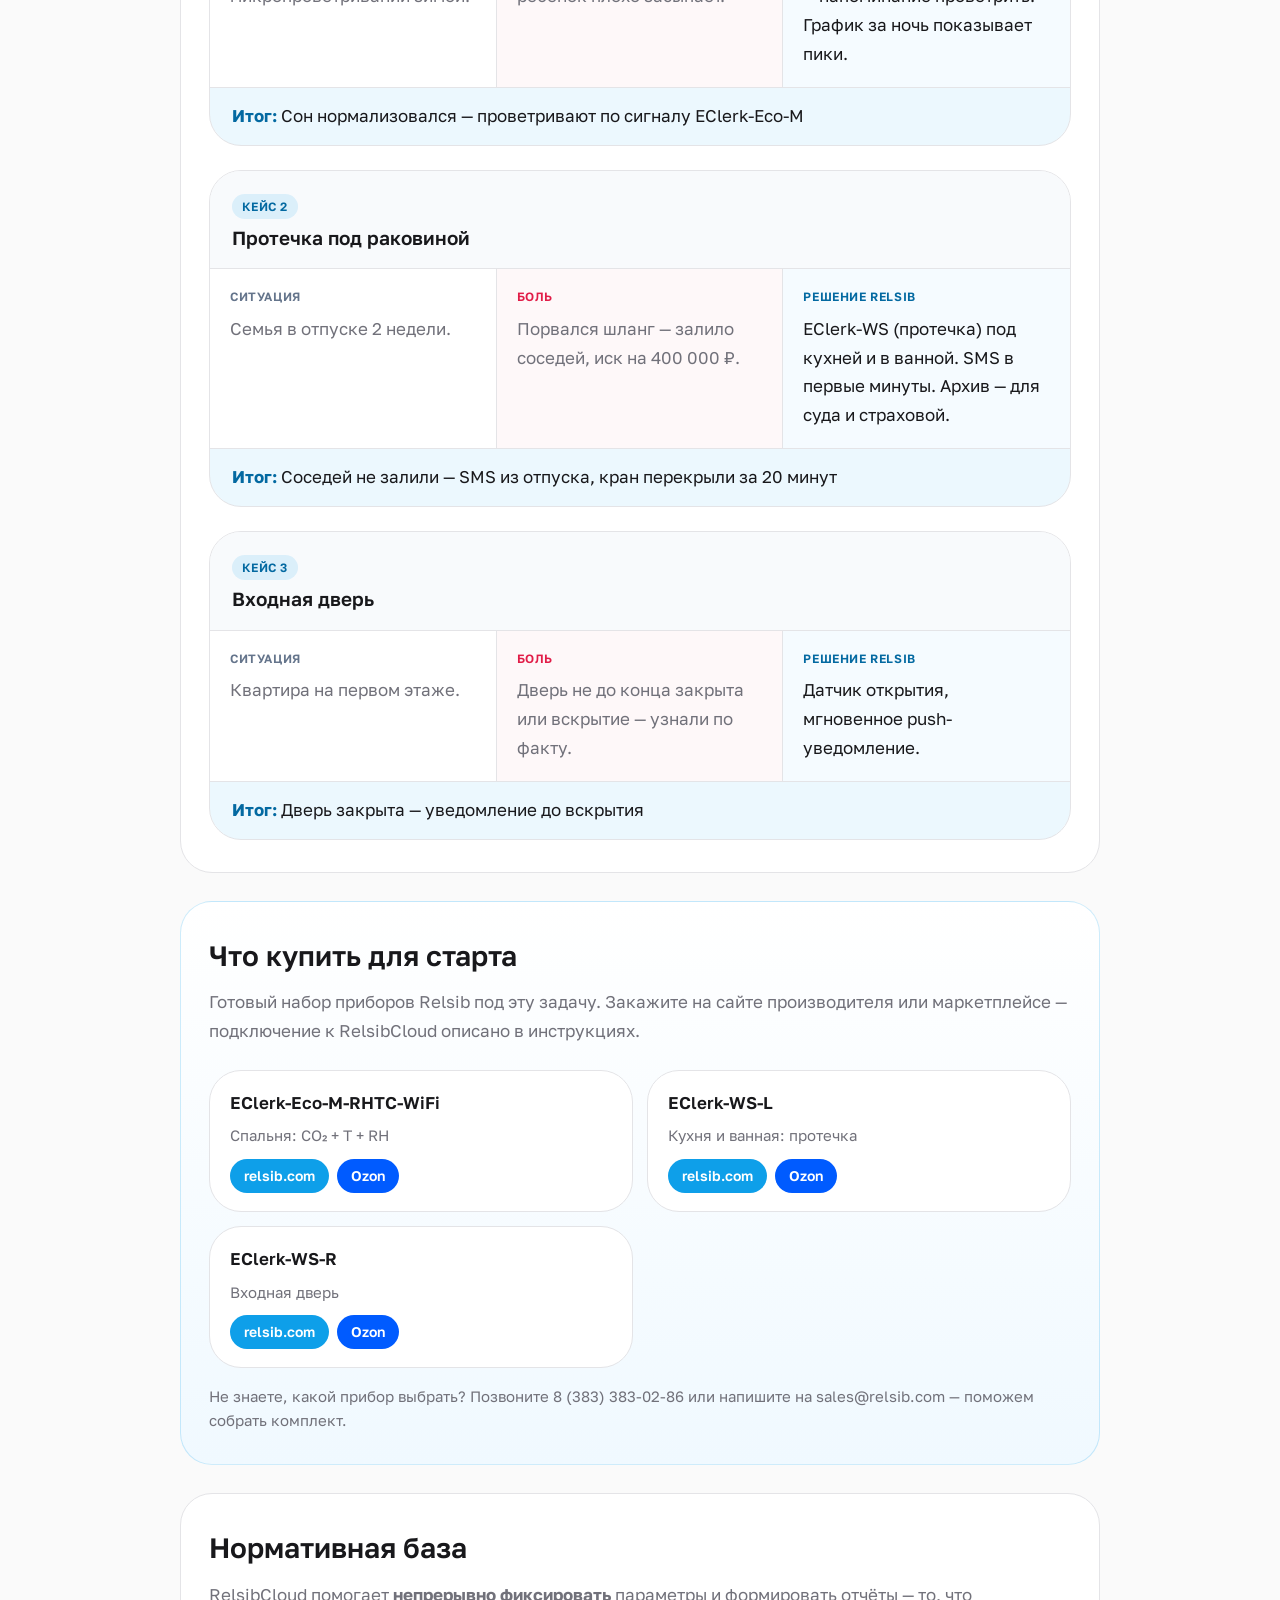
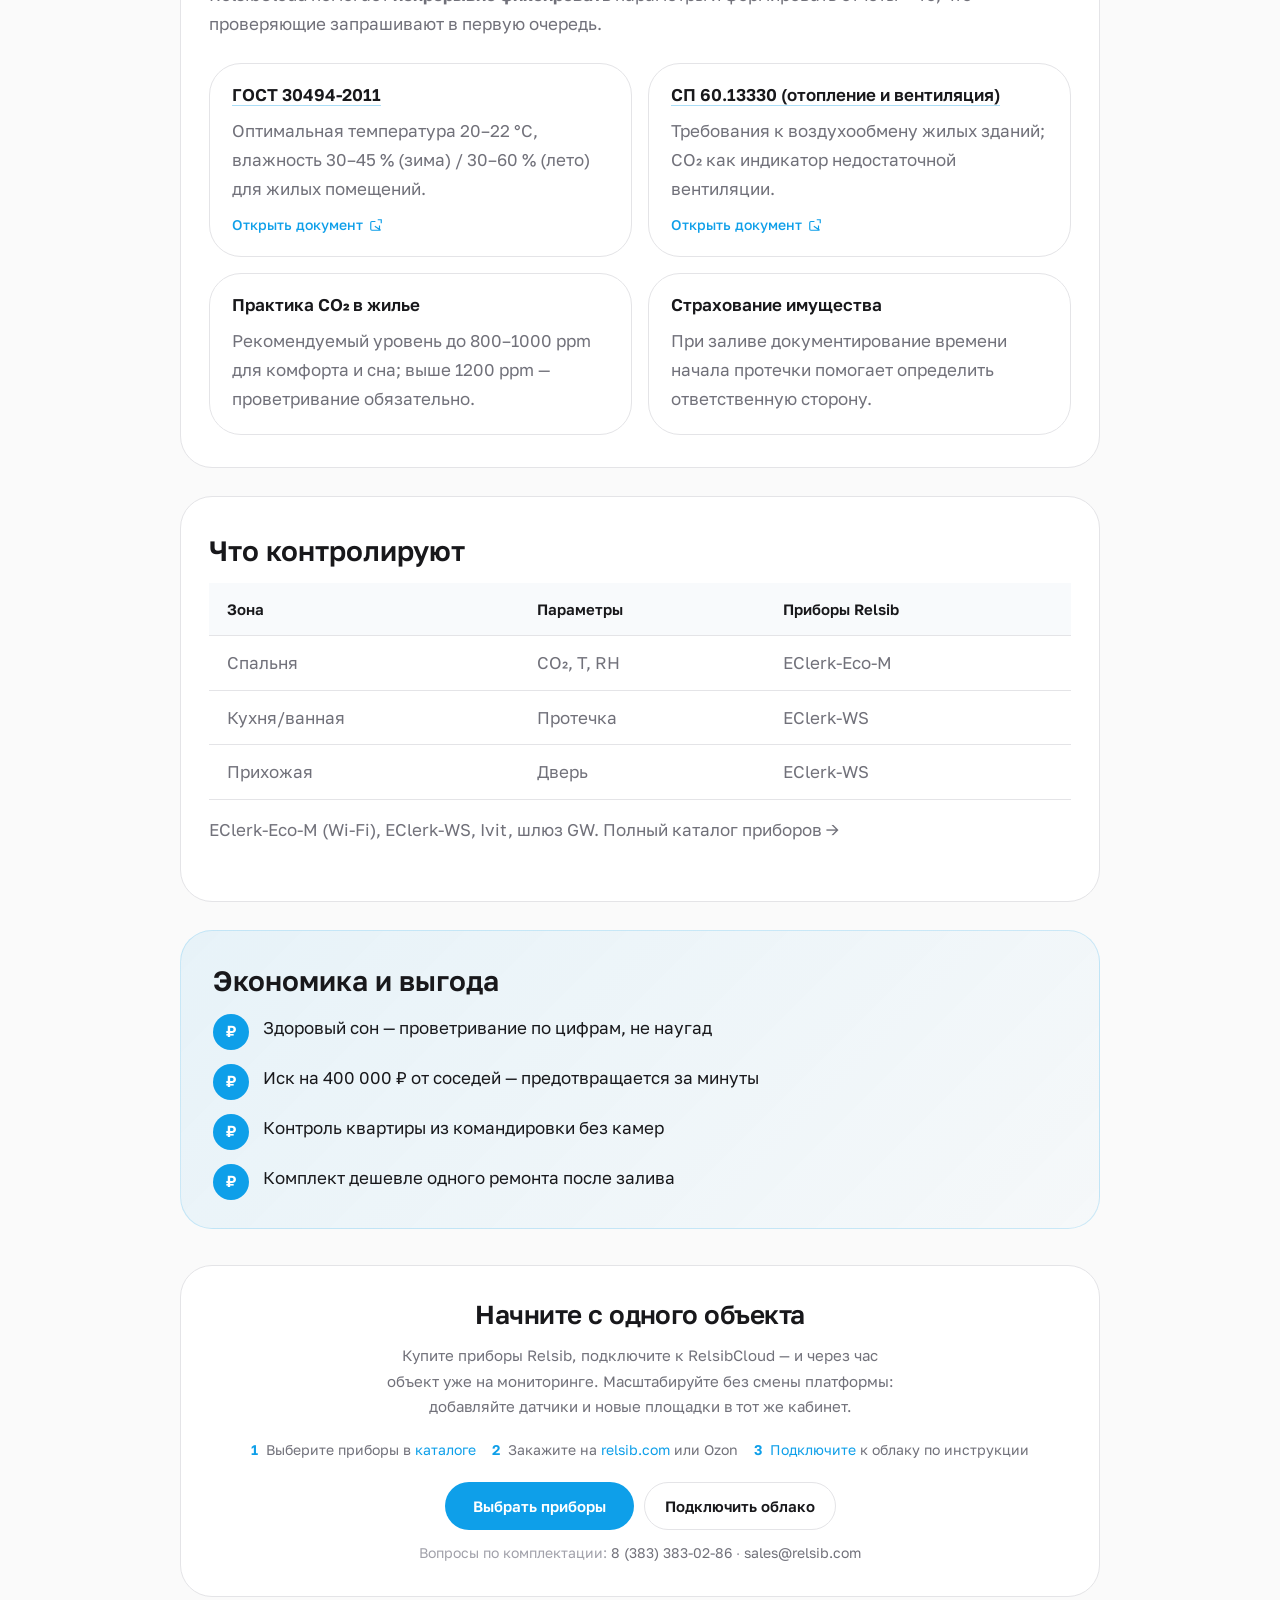
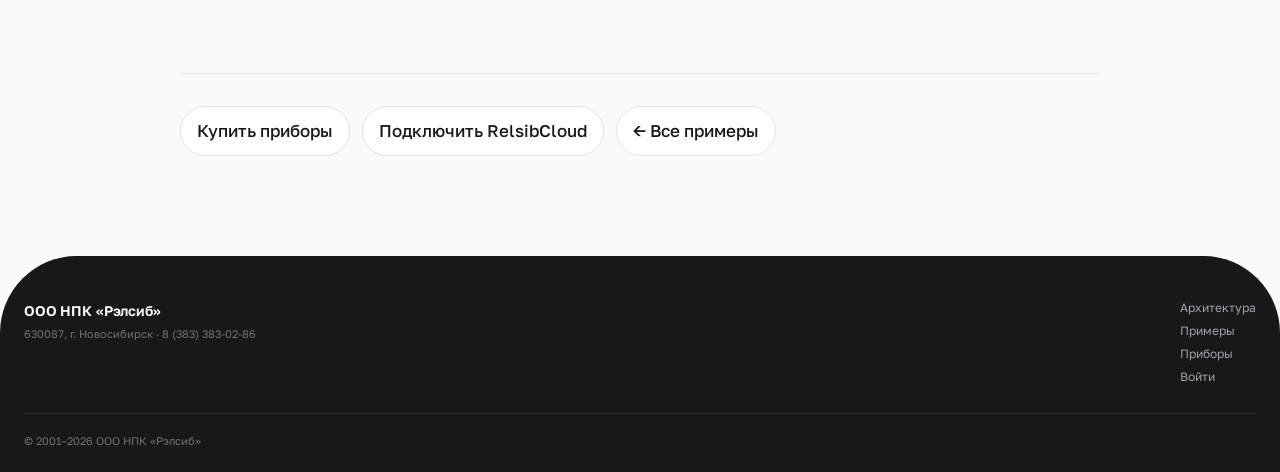
<file: use-cases/kvartira.html>
<!DOCTYPE html>
<html lang="ru">
<head>
  <meta charset="UTF-8">
  <meta name="viewport" content="width=device-width, initial-scale=1.0">
  <title>Квартира — комфорт и безопасность | RelsibCloud</title>
  <meta name="description" content="CO₂, протечки, дверь, микроклимат — мониторинг квартиры с оповещениями в RelsibCloud.">
  <meta name="robots" content="index, follow">
  <meta name="theme-color" content="#0e9fe9">
  <link rel="canonical" href="https://relsibcloud.com/use-cases/kvartira.html">
  <meta property="og:type" content="article">
  <meta property="og:site_name" content="RelsibCloud">
  <meta property="og:title" content="Квартира — комфорт и безопасность">
  <meta property="og:description" content="CO₂, протечки, дверь, микроклимат — мониторинг квартиры с оповещениями в RelsibCloud.">
  <meta property="og:url" content="https://relsibcloud.com/use-cases/kvartira.html">
  <meta property="og:image" content="https://relsibcloud.com/Images/solutions/home/kvartira2.png">
  <link rel="icon" type="image/svg+xml" href="../Images/Logo/Cloud_logo.svg">
  <link href="https://fonts.googleapis.com/css2?family=Golos+Text:wght@400..900&display=swap" rel="stylesheet">
  <link rel="stylesheet" href="../styles.css?v=20260824a">
</head>
<body>
  <header class="header">
    <div class="header__pill">
      <a href="../index.html" class="header__logo" aria-label="RelsibCloud"><img src="../Images/Logo/Cloud_logo.svg" alt="" width="36" height="36"><span class="header__logo-text">RelsibCloud</span></a>
      <nav class="header__nav">
        <a href="../index.html#architecture" class="header__nav-item">Архитектура</a><span class="header__sep"></span>
        <a href="../index.html#use-cases" class="header__nav-item header__nav-item--active">Примеры</a><span class="header__sep"></span>
        <a href="../devices.html" class="header__nav-item">Приборы</a><span class="header__sep"></span>
        <a href="../index.html#instructions" class="header__nav-item">Инструкции</a>
      </nav>
      <div class="header__right">
        <a href="https://app2.relsibcloud.com/login/" class="btn btn--primary header__auth-btn">Войти</a>
        <button type="button" class="header__burger" aria-label="Меню" aria-expanded="false"><span class="header__burger-line"></span><span class="header__burger-line"></span><span class="header__burger-line"></span></button>
      </div>
    </div>
  </header>

  <main class="page page--guide page--use-case">
    <div class="page__inner page__inner--article">
      <nav class="breadcrumb" aria-label="Навигация">
        <a href="../index.html">Главная</a><span class="breadcrumb__sep">/</span>
        <a href="../index.html#use-cases">Примеры</a><span class="breadcrumb__sep">/</span>
        <span>Квартира</span>
      </nav>

      <header class="use-case-header">
        <a href="../index.html#use-cases" class="use-case-header__back" aria-label="Назад к примерам">
          <svg width="20" height="20" viewBox="0 0 24 24" fill="none" stroke="currentColor" stroke-width="2"><path d="M19 12H5M12 19l-7-7 7-7"/></svg>
          Все примеры
        </a>
        <span class="use-case-header__tag">Квартира</span>
        <h1 class="use-case-header__title">Квартира, которая сообщает о проблемах сама</h1>
      </header>

      <figure class="use-case-hero">
        <img src="../Images/solutions/home/kvartira2.png" alt="Квартира" width="1200" height="600" loading="eager">
      </figure>

      <article class="guide use-case-article">
        <section class="use-case-study" id="intro">
          <p class="use-case-study__lead">Непрерывный контроль качества воздуха, протечек, входной двери и других параметров.</p>
          <p class="use-case-study__body">Протечка от соседей сверху, угарный CO₂ в спальне с закрытыми окнами, открытая дверь — типичные истории из новостей. RelsibCloud превращает квартиру в объект с обратной связью: вы узнаёте о проблеме первым, а не от управляющей компании или полиции.</p>
          <p class="use-case-study__body">EClerk-Eco-M на Wi‑Fi не требует шлюза — хватит домашней сети. Протечки и дверь — отдельными EClerk-WS. Установка без ремонта: наклеил, подключил к облаку, получил SMS.</p>
          <div class="use-case-stats">
            <div class="use-case-stat">
              <span class="use-case-stat__value">≤900 ppm</span>
              <span class="use-case-stat__label">CO₂ для сна</span>
            </div>
            <div class="use-case-stat">
              <span class="use-case-stat__value">минуты</span>
              <span class="use-case-stat__label">реакция на протечку</span>
            </div>
            <div class="use-case-stat">
              <span class="use-case-stat__value">Wi‑Fi</span>
              <span class="use-case-stat__label">без прокладки кабеля</span>
            </div>
          </div>
        </section>

        <aside class="use-case-pitch" id="pitch">
          <p class="use-case-pitch__text">EClerk-Eco-M в спальне + датчик протечки под раковиной — и квартира предупреждает о CO₂ и воде раньше, чем головная боль или иск от соседей.</p>
          <div class="use-case-pitch__actions">
            <a href="https://app2.relsibcloud.com/join/" class="btn btn--primary">Подключить RelsibCloud</a>
            <a href="../devices.html" class="btn btn--ghost">Купить приборы</a>
          </div>
        </aside>

        <section class="guide__section guide__section--flow" id="flow">
          <h2 class="guide__heading guide__heading--lg">Как это работает</h2>
          <p class="guide__lead">Схема типового объекта: от точки измерения до оповещения ответственного.</p>
          <div class="use-case-flow">
            <div class="use-case-flow__track">
            <div class="use-case-flow__step">
              <span class="use-case-flow__num">1</span>
              <strong class="use-case-flow__title">Комнаты</strong>
              <span class="use-case-flow__desc">CO₂, протечка, дверь</span>
            </div>
            <div class="use-case-flow__arrow" aria-hidden="true"><svg width="20" height="20" viewBox="0 0 24 24" fill="none" stroke="currentColor" stroke-width="2"><path d="M5 12h14M13 6l6 6-6 6"/></svg></div>
            <div class="use-case-flow__step">
              <span class="use-case-flow__num">2</span>
              <strong class="use-case-flow__title">EClerk</strong>
              <span class="use-case-flow__desc">Wi‑Fi / Bluetooth</span>
            </div>
            <div class="use-case-flow__arrow" aria-hidden="true"><svg width="20" height="20" viewBox="0 0 24 24" fill="none" stroke="currentColor" stroke-width="2"><path d="M5 12h14M13 6l6 6-6 6"/></svg></div>
            <div class="use-case-flow__step">
              <span class="use-case-flow__num">3</span>
              <strong class="use-case-flow__title">RelsibCloud</strong>
              <span class="use-case-flow__desc">Пороги и архив</span>
            </div>
            <div class="use-case-flow__arrow" aria-hidden="true"><svg width="20" height="20" viewBox="0 0 24 24" fill="none" stroke="currentColor" stroke-width="2"><path d="M5 12h14M13 6l6 6-6 6"/></svg></div>
            <div class="use-case-flow__step">
              <span class="use-case-flow__num">4</span>
              <strong class="use-case-flow__title">Телефон</strong>
              <span class="use-case-flow__desc">Push и SMS</span>
            </div>
            </div>
          </div>
        </section>

        <section class="guide__section" id="pains">
          <h2 class="guide__heading guide__heading--lg">Боли, которые решает мониторинг</h2>
          <p class="guide__lead">Типичные проблемы — и почему без приборов Relsib вы узнаёте о них слишком поздно.</p>
          <div class="use-case-pains">
            <article class="use-case-pain">
              <span class="use-case-pain__num">01</span>
              <h3 class="use-case-pain__title">Протечка обнаруживается через часы</h3>
              <p class="use-case-pain__text">Стиральная машина, гибкая подводка, соседи сверху — вода уже в полу, пока кто-то дома.</p>
            </article>
            <article class="use-case-pain">
              <span class="use-case-pain__num">02</span>
              <h3 class="use-case-pain__title">Душно, но непонятно насколько</h3>
              <p class="use-case-pain__text">CO₂ 1200 ppm — головная боль и плохой сон. Без прибора — только ощущение «задохнулись».</p>
            </article>
            <article class="use-case-pain">
              <span class="use-case-pain__num">03</span>
              <h3 class="use-case-pain__title">Командировка и пустая квартира</h3>
              <p class="use-case-pain__text">Отопление, протечки, открытые окна — никто не проверит неделю.</p>
            </article>
            <article class="use-case-pain">
              <span class="use-case-pain__num">04</span>
              <h3 class="use-case-pain__title">Детская и аллергия</h3>
              <p class="use-case-pain__text">Сухой воздух зимой, высокая влажность в ванной — реагируют уже по симптомам.</p>
            </article>
          </div>
        </section>

        <section class="guide__section" id="compare">
          <h2 class="guide__heading guide__heading--lg">Почему RelsibCloud, а не журнал на бумаге</h2>
          <p class="guide__lead">Сравните, как обычно делают на объекте — и что меняется после покупки приборов Relsib и подключения к облаку.</p>
          <div class="use-case-compare-wrap">
            <table class="use-case-compare">
              <thead>
                <tr>
                  <th>Без RelsibCloud</th>
                  <th>С приборами Relsib + облаком</th>
                </tr>
              </thead>
              <tbody>
              <tr>
                <td class="use-case-compare__bad">CO₂ 1200 ppm — не понимаете почему плохо спите</td>
                <td class="use-case-compare__good">EClerk-Eco-M: напоминание проветрить</td>
              </tr>
              <tr>
                <td class="use-case-compare__bad">Протечка 2 недели в отпуске</td>
                <td class="use-case-compare__good">EClerk-WS-L: SMS за минуты</td>
              </tr>
              <tr>
                <td class="use-case-compare__bad">Дверь на первом этаже — узнали поздно</td>
                <td class="use-case-compare__good">EClerk-WS-R: мгновенное уведомление</td>
              </tr>
              <tr>
                <td class="use-case-compare__bad">Дорогие системы «умного дома»</td>
                <td class="use-case-compare__good">Точечно: только то, что нужно</td>
              </tr>
              </tbody>
            </table>
          </div>
        </section>

        <section class="guide__section" id="scenarios">
          <h2 class="guide__heading guide__heading--lg">Реальные кейсы клиентов</h2>
          <p class="guide__lead">Как приборы Relsib и RelsibCloud решают задачу на практике — от проблемы до результата.</p>
          <div class="use-case-scenarios">
            <article class="use-case-scenario">
              <header class="use-case-scenario__head">
                <span class="use-case-scenario__badge">Кейс 1</span>
                <h3 class="use-case-scenario__title">Спальня: CO₂ и сон</h3>
              </header>
              <div class="use-case-scenario__grid">
                <div class="use-case-scenario__cell use-case-scenario__cell--ctx">
                  <span class="use-case-scenario__label">Ситуация</span>
                  <p>Двое в спальне 16 м², окно на микропроветривании зимой.</p>
                </div>
                <div class="use-case-scenario__cell use-case-scenario__cell--pain">
                  <span class="use-case-scenario__label">Боль</span>
                  <p>Утренние головные боли, ребёнок плохо засыпает.</p>
                </div>
                <div class="use-case-scenario__cell use-case-scenario__cell--fix">
                  <span class="use-case-scenario__label">Решение Relsib</span>
                  <p>EClerk-Eco-M, порог 900 ppm — напоминание проветрить. График за ночь показывает пики.</p>
                </div>
              </div>
              <p class="use-case-scenario__result"><strong>Итог:</strong> Сон нормализовался — проветривают по сигналу EClerk-Eco-M</p>
            </article>
            <article class="use-case-scenario">
              <header class="use-case-scenario__head">
                <span class="use-case-scenario__badge">Кейс 2</span>
                <h3 class="use-case-scenario__title">Протечка под раковиной</h3>
              </header>
              <div class="use-case-scenario__grid">
                <div class="use-case-scenario__cell use-case-scenario__cell--ctx">
                  <span class="use-case-scenario__label">Ситуация</span>
                  <p>Семья в отпуске 2 недели.</p>
                </div>
                <div class="use-case-scenario__cell use-case-scenario__cell--pain">
                  <span class="use-case-scenario__label">Боль</span>
                  <p>Порвался шланг — залило соседей, иск на 400 000 ₽.</p>
                </div>
                <div class="use-case-scenario__cell use-case-scenario__cell--fix">
                  <span class="use-case-scenario__label">Решение Relsib</span>
                  <p>EClerk-WS (протечка) под кухней и в ванной. SMS в первые минуты. Архив — для суда и страховой.</p>
                </div>
              </div>
              <p class="use-case-scenario__result"><strong>Итог:</strong> Соседей не залили — SMS из отпуска, кран перекрыли за 20 минут</p>
            </article>
            <article class="use-case-scenario">
              <header class="use-case-scenario__head">
                <span class="use-case-scenario__badge">Кейс 3</span>
                <h3 class="use-case-scenario__title">Входная дверь</h3>
              </header>
              <div class="use-case-scenario__grid">
                <div class="use-case-scenario__cell use-case-scenario__cell--ctx">
                  <span class="use-case-scenario__label">Ситуация</span>
                  <p>Квартира на первом этаже.</p>
                </div>
                <div class="use-case-scenario__cell use-case-scenario__cell--pain">
                  <span class="use-case-scenario__label">Боль</span>
                  <p>Дверь не до конца закрыта или вскрытие — узнали по факту.</p>
                </div>
                <div class="use-case-scenario__cell use-case-scenario__cell--fix">
                  <span class="use-case-scenario__label">Решение Relsib</span>
                  <p>Датчик открытия, мгновенное push-уведомление.</p>
                </div>
              </div>
              <p class="use-case-scenario__result"><strong>Итог:</strong> Дверь закрыта — уведомление до вскрытия</p>
            </article>
          </div>
        </section>

        <section class="guide__section guide__section--kit" id="kit">
          <h2 class="guide__heading guide__heading--lg">Что купить для старта</h2>
          <p class="guide__lead">Готовый набор приборов Relsib под эту задачу. Закажите на сайте производителя или маркетплейсе — подключение к RelsibCloud описано в <a href="../index.html#instructions">инструкциях</a>.</p>
          <div class="use-case-kits">
            <article class="use-case-kit">
              <h3 class="use-case-kit__name">EClerk-Eco-M-RHTC-WiFi</h3>
              <p class="use-case-kit__role">Спальня: CO₂ + T + RH</p>
              <div class="use-case-kit__shops">
                <a class="use-case-kit__buy use-case-kit__buy--relsib" href="https://relsib.com/catalog/eclerk-eco-m/" target="_blank" rel="noopener noreferrer">relsib.com</a>
                <a class="use-case-kit__buy use-case-kit__buy--ozon" href="https://www.ozon.ru/search/?text=Рэлсиб+EClerk-Eco-M+CO2" target="_blank" rel="noopener noreferrer">Ozon</a>
              </div>
            </article>
            <article class="use-case-kit">
              <h3 class="use-case-kit__name">EClerk-WS-L</h3>
              <p class="use-case-kit__role">Кухня и ванная: протечка</p>
              <div class="use-case-kit__shops">
                <a class="use-case-kit__buy use-case-kit__buy--relsib" href="https://relsib.com/product/datchik-protechki-eclerk-ws-l-i" target="_blank" rel="noopener noreferrer">relsib.com</a>
                <a class="use-case-kit__buy use-case-kit__buy--ozon" href="https://www.ozon.ru/search/?text=Рэлсиб+EClerk-WS-L" target="_blank" rel="noopener noreferrer">Ozon</a>
              </div>
            </article>
            <article class="use-case-kit">
              <h3 class="use-case-kit__name">EClerk-WS-R</h3>
              <p class="use-case-kit__role">Входная дверь</p>
              <div class="use-case-kit__shops">
                <a class="use-case-kit__buy use-case-kit__buy--relsib" href="https://relsib.com/product/datchik-polozheniya-dverej-eclerk-ws-r-m" target="_blank" rel="noopener noreferrer">relsib.com</a>
                <a class="use-case-kit__buy use-case-kit__buy--ozon" href="https://www.ozon.ru/search/?text=Рэлсиб+EClerk-WS-R" target="_blank" rel="noopener noreferrer">Ozon</a>
              </div>
            </article>
          </div>
          <p class="use-case-kit__note">Не знаете, какой прибор выбрать? Позвоните <a href="tel:+73833830286">8 (383) 383-02-86</a> или напишите на <a href="mailto:sales@relsib.com">sales@relsib.com</a> — поможем собрать комплект.</p>
        </section>

        <section class="guide__section" id="regs">
          <h2 class="guide__heading guide__heading--lg">Нормативная база</h2>
          <p class="guide__lead">RelsibCloud помогает <strong>непрерывно фиксировать</strong> параметры и формировать отчёты — то, что проверяющие запрашивают в первую очередь.</p>
          <div class="use-case-regs">
            <article class="use-case-reg">
              <h3 class="use-case-reg__title"><a href="https://docs.cntd.ru/document/1200100804" target="_blank" rel="noopener noreferrer">ГОСТ 30494-2011</a></h3>
              <p class="use-case-reg__text">Оптимальная температура 20–22 °C, влажность 30–45 % (зима) / 30–60 % (лето) для жилых помещений.</p>
              <a class="use-case-reg__link" href="https://docs.cntd.ru/document/1200100804" target="_blank" rel="noopener noreferrer">Открыть документ<svg width="14" height="14" viewBox="0 0 24 24" fill="none" stroke="currentColor" stroke-width="2"><path d="M18 13v6a2 2 0 0 1-2 2H5a2 2 0 0 1-2-2V8a2 2 0 0 1 2-2h6M15 3h6v6M10 14 20 21"/></svg></a>
            </article>
            <article class="use-case-reg">
              <h3 class="use-case-reg__title"><a href="https://www.consultant.ru/document/cons_doc_LAW_393660/" target="_blank" rel="noopener noreferrer">СП 60.13330 (отопление и вентиляция)</a></h3>
              <p class="use-case-reg__text">Требования к воздухообмену жилых зданий; CO₂ как индикатор недостаточной вентиляции.</p>
              <a class="use-case-reg__link" href="https://www.consultant.ru/document/cons_doc_LAW_393660/" target="_blank" rel="noopener noreferrer">Открыть документ<svg width="14" height="14" viewBox="0 0 24 24" fill="none" stroke="currentColor" stroke-width="2"><path d="M18 13v6a2 2 0 0 1-2 2H5a2 2 0 0 1-2-2V8a2 2 0 0 1 2-2h6M15 3h6v6M10 14 20 21"/></svg></a>
            </article>
            <article class="use-case-reg">
              <h3 class="use-case-reg__title">Практика CO₂ в жилье</h3>
              <p class="use-case-reg__text">Рекомендуемый уровень до 800–1000 ppm для комфорта и сна; выше 1200 ppm — проветривание обязательно.</p>
              
            </article>
            <article class="use-case-reg">
              <h3 class="use-case-reg__title">Страхование имущества</h3>
              <p class="use-case-reg__text">При заливе документирование времени начала протечки помогает определить ответственную сторону.</p>
              
            </article>
          </div>
        </section>

        <section class="guide__section" id="params">
          <h2 class="guide__heading guide__heading--lg">Что контролируют</h2>
          <div class="use-case-study__table-wrap">
            <table class="use-case-table">
              <thead><tr><th>Зона</th><th>Параметры</th><th>Приборы Relsib</th></tr></thead>
              <tbody>
              <tr><td>Спальня</td><td>CO₂, T, RH</td><td>EClerk-Eco-M</td></tr>
              <tr><td>Кухня/ванная</td><td>Протечка</td><td>EClerk-WS</td></tr>
              <tr><td>Прихожая</td><td>Дверь</td><td>EClerk-WS</td></tr>
              </tbody>
            </table>
          </div>
          <p class="guide__lead use-case-devices">EClerk-Eco-M (Wi‑Fi), EClerk-WS, Ivit, шлюз GW. <a href="../devices.html">Полный каталог приборов →</a></p>
        </section>

        <section class="guide__section use-case-value" id="value">
          <h2 class="guide__heading guide__heading--lg">Экономика и выгода</h2>
          <ul class="use-case-roi">
            <li class="use-case-roi__item">
              <span class="use-case-roi__icon" aria-hidden="true">₽</span>
              <span>Здоровый сон — проветривание по цифрам, не наугад</span>
            </li>
            <li class="use-case-roi__item">
              <span class="use-case-roi__icon" aria-hidden="true">₽</span>
              <span>Иск на 400 000 ₽ от соседей — предотвращается за минуты</span>
            </li>
            <li class="use-case-roi__item">
              <span class="use-case-roi__icon" aria-hidden="true">₽</span>
              <span>Контроль квартиры из командировки без камер</span>
            </li>
            <li class="use-case-roi__item">
              <span class="use-case-roi__icon" aria-hidden="true">₽</span>
              <span>Комплект дешевле одного ремонта после залива</span>
            </li>
          </ul>
        </section>

        <section class="use-case-sales" id="buy">
          <div class="use-case-sales__inner">
            <h2 class="use-case-sales__title">Начните с одного объекта</h2>
            <p class="use-case-sales__text">Купите приборы Relsib, подключите к RelsibCloud — и через час объект уже на мониторинге. Масштабируйте без смены платформы: добавляйте датчики и новые площадки в тот же кабинет.</p>
            <div class="use-case-sales__steps">
              <div class="use-case-sales__step"><span>1</span> Выберите приборы в <a href="../devices.html">каталоге</a></div>
              <div class="use-case-sales__step"><span>2</span> Закажите на <a href="https://relsib.com/" target="_blank" rel="noopener">relsib.com</a> или Ozon</div>
              <div class="use-case-sales__step"><span>3</span> <a href="https://app2.relsibcloud.com/join/">Подключите</a> к облаку по инструкции</div>
            </div>
            <div class="use-case-sales__actions">
              <a href="../devices.html" class="btn btn--primary btn--large">Выбрать приборы</a>
              <a href="https://app2.relsibcloud.com/join/" class="btn btn--ghost btn--large">Подключить облако</a>
            </div>
            <p class="use-case-sales__contact">Вопросы по комплектации: <a href="tel:+73833830286">8 (383) 383-02-86</a> · <a href="mailto:sales@relsib.com">sales@relsib.com</a></p>
          </div>
        </section>

        <nav class="guide-nav use-case-cta">
          <a href="../devices.html" class="btn btn--primary guide-nav__link">Купить приборы</a>
          <a href="https://app2.relsibcloud.com/join/" class="btn btn--ghost guide-nav__link">Подключить RelsibCloud</a>
          <a href="../index.html#use-cases" class="guide-nav__link">← Все примеры</a>
        </nav>
      </article>
    </div>
  </main>

  <footer class="footer">
    <div class="footer__inner footer__inner--compact">
      <div class="footer__col">
        <p class="footer__title">ООО НПК «Рэлсиб»</p>
        <p class="footer__legal-name">630087, г.&nbsp;Новосибирск · <a href="tel:+73833830286">8 (383) 383-02-86</a></p>
      </div>
      <div class="footer__col">
        <nav class="footer__nav" aria-label="Разделы">
          <a href="../index.html#architecture">Архитектура</a>
          <a href="../index.html#use-cases">Примеры</a>
          <a href="../devices.html">Приборы</a>
          <a href="https://app2.relsibcloud.com/login/" target="_blank" rel="noopener">Войти</a>
        </nav>
      </div>
    </div>
    <div class="footer__bottom"><p class="footer__copyright">© 2001–2026 ООО НПК «Рэлсиб»</p></div>
  </footer>
  <!-- Yandex.Metrika counter -->
<script type="text/javascript">
  (function(m,e,t,r,i,k,a){
      m[i]=m[i]||function(){(m[i].a=m[i].a||[]).push(arguments)};
      m[i].l=1*new Date();
      for (var j = 0; j < document.scripts.length; j++) {if (document.scripts[j].src === r) { return; }}
      k=e.createElement(t),a=e.getElementsByTagName(t)[0],k.async=1,k.src=r,a.parentNode.insertBefore(k,a)
  })(window, document,'script','https://mc.yandex.ru/metrika/tag.js?id=111382488', 'ym');

  ym(111382488, 'init', {ssr:true, webvisor:true, clickmap:true, ecommerce:"dataLayer", referrer: document.referrer, url: location.href, accurateTrackBounce:true, trackLinks:true});
</script>
<noscript><div><img src="https://mc.yandex.ru/watch/111382488" style="position:absolute; left:-9999px;" alt="" /></div></noscript>
<!-- /Yandex.Metrika counter -->
</body>
</html>
</file>
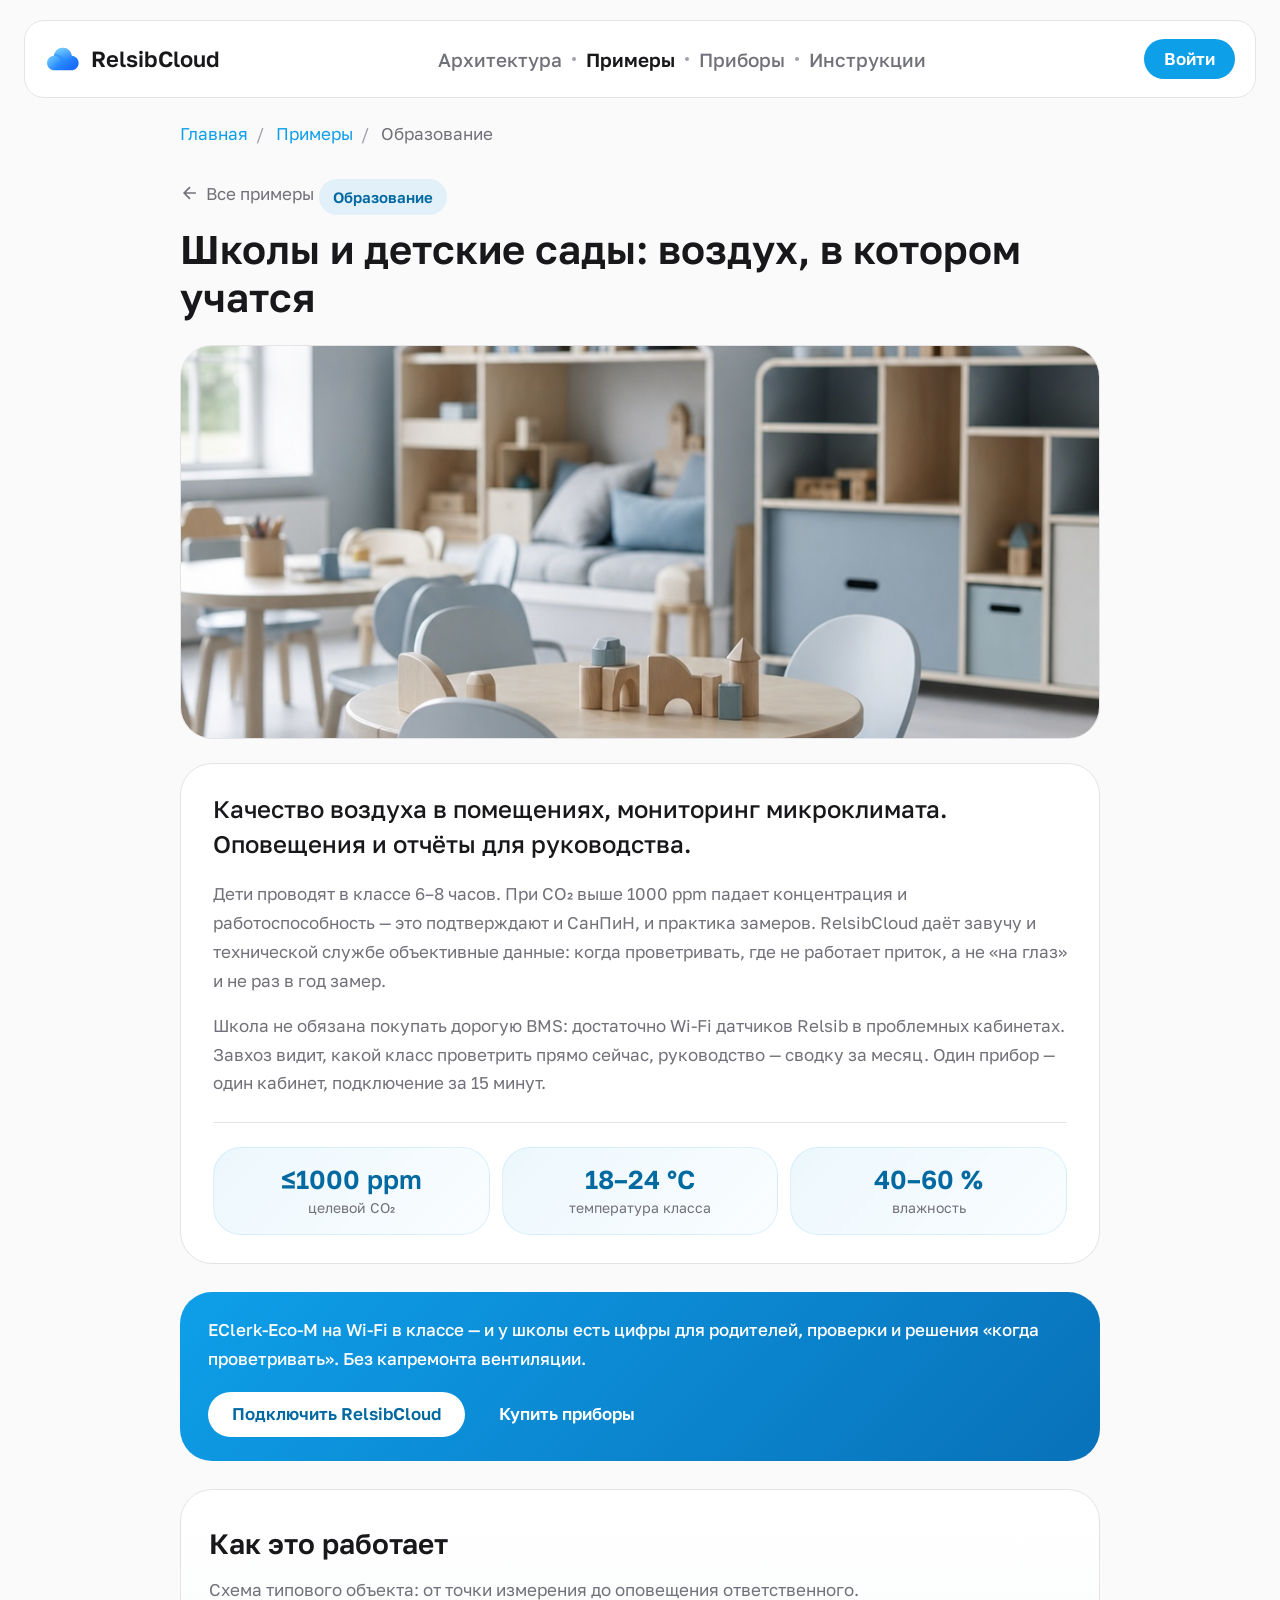
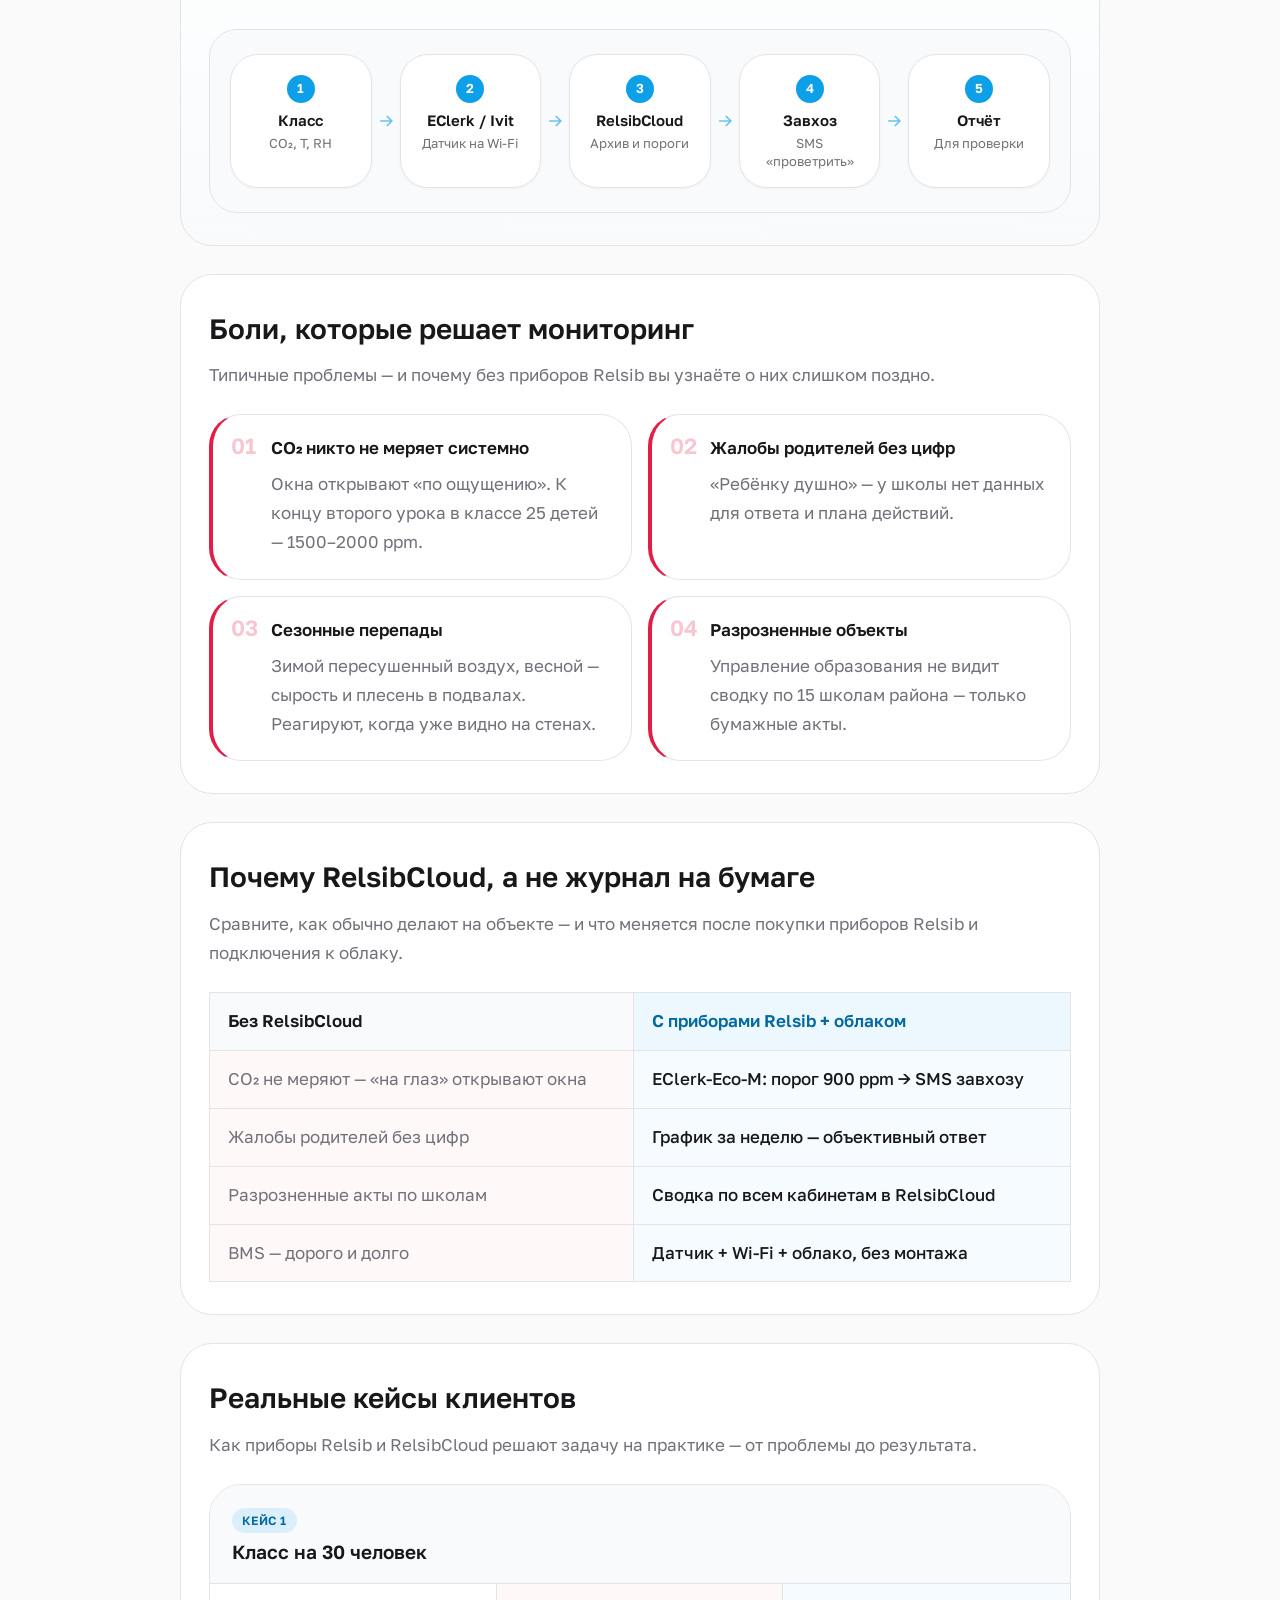
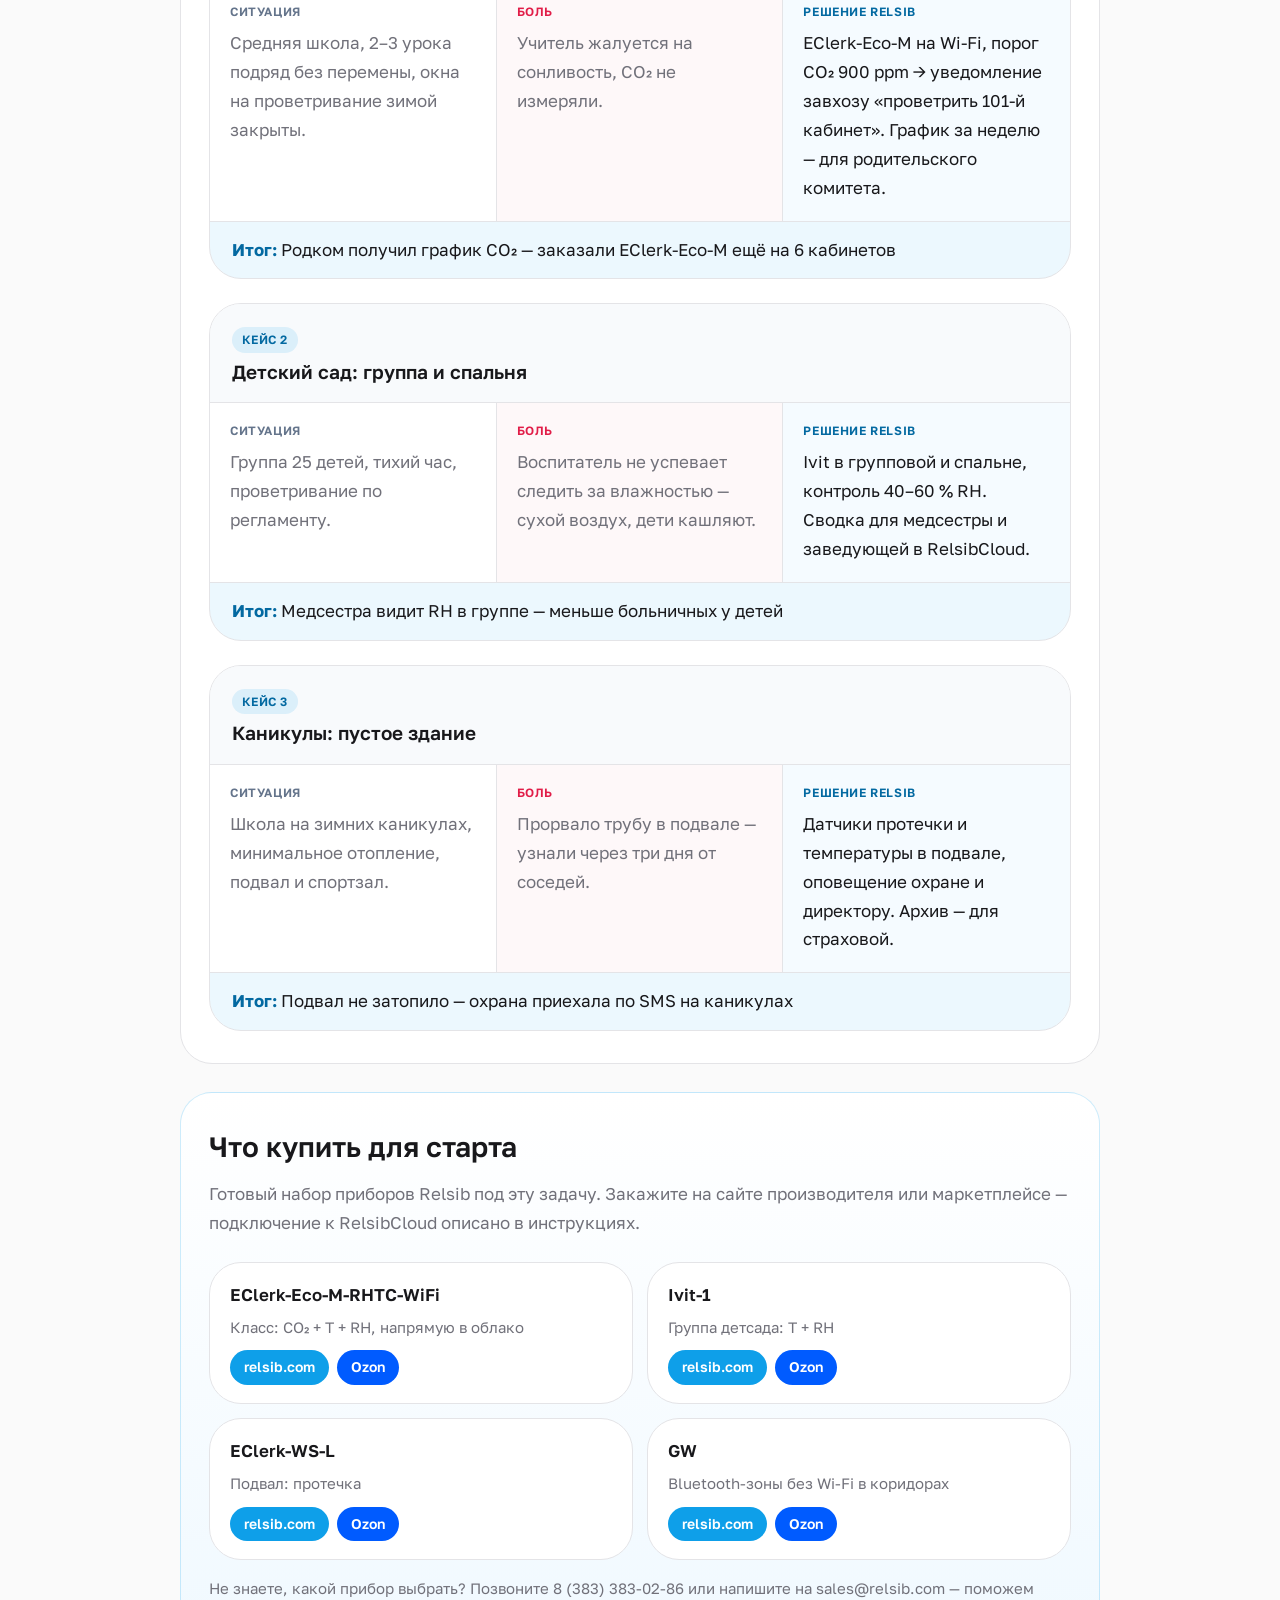
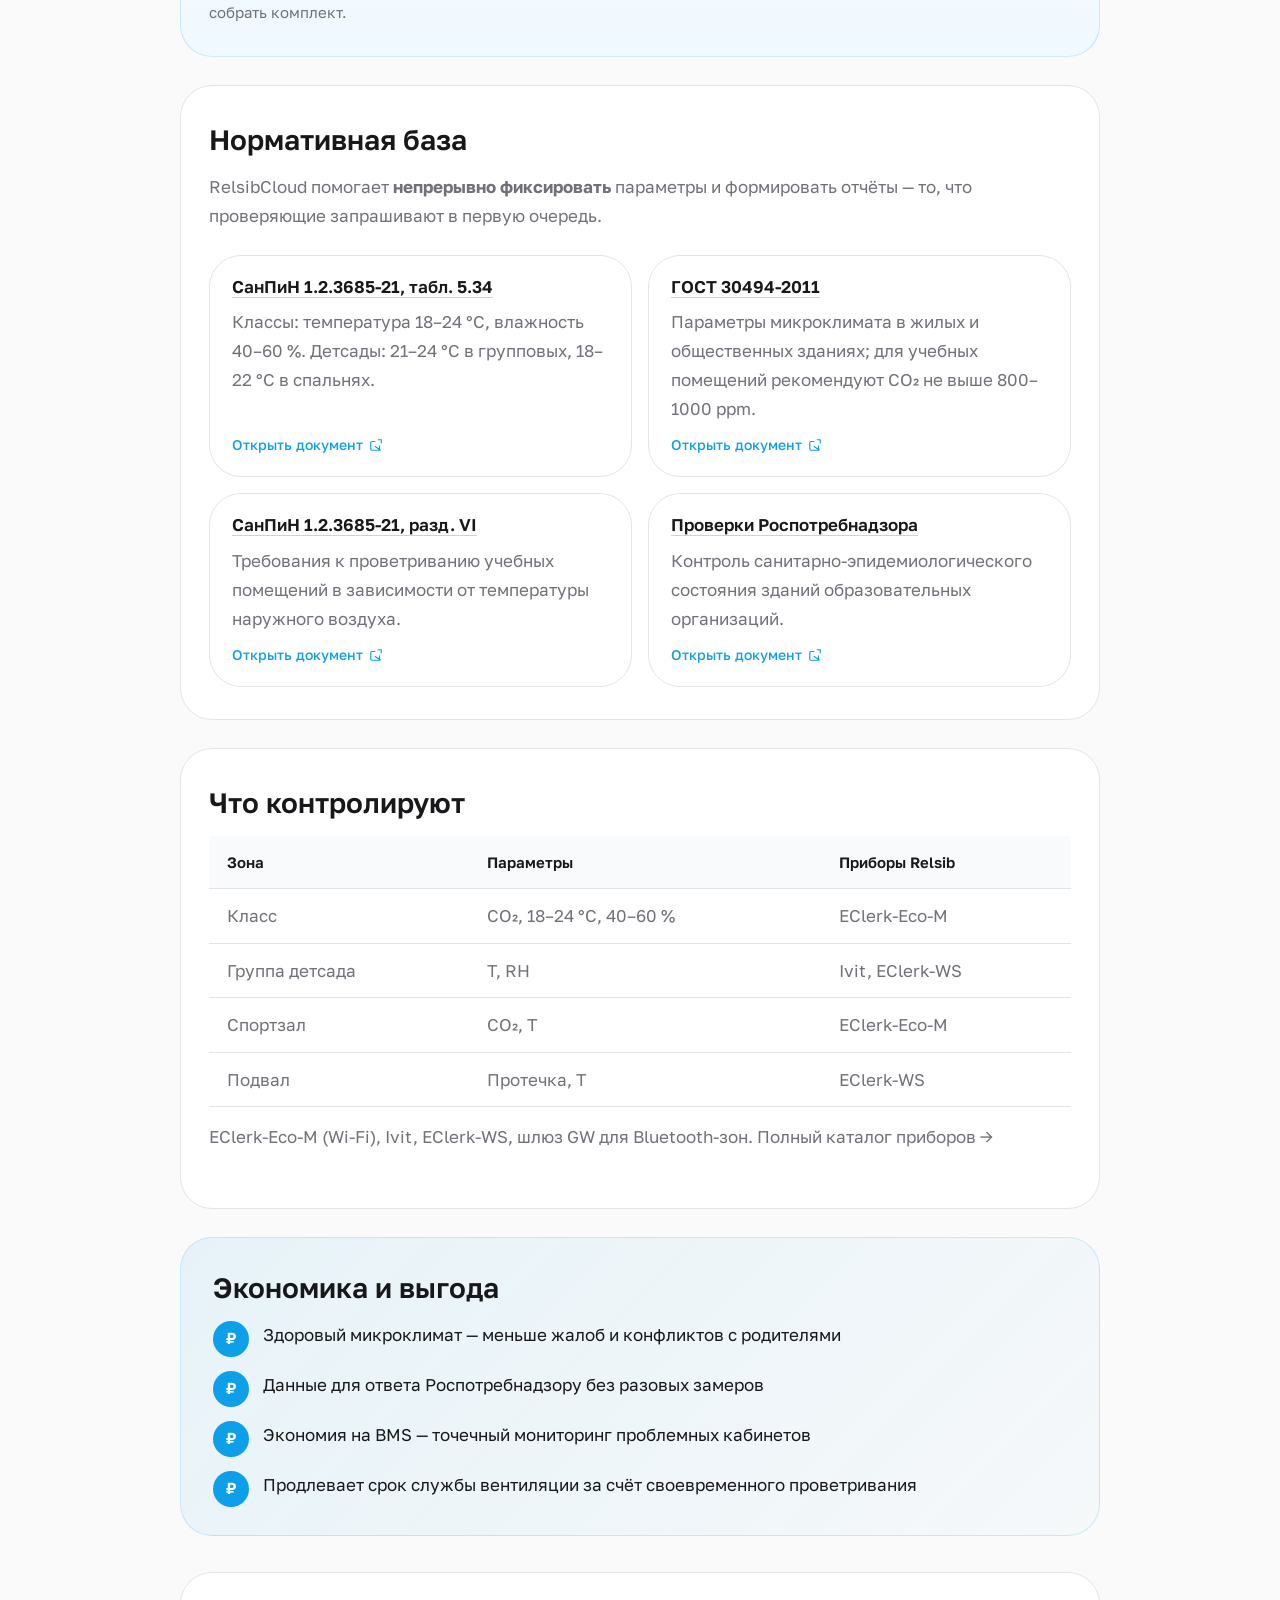
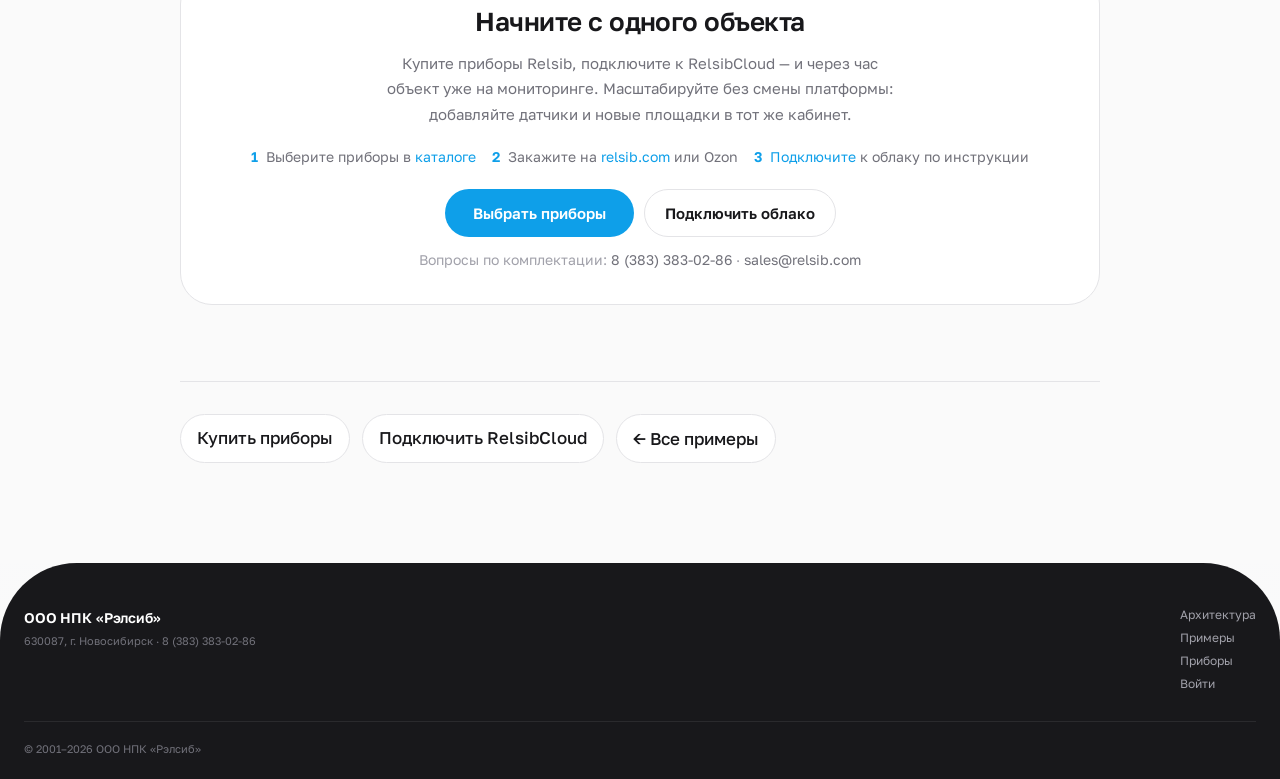
<file: use-cases/obrazovanie.html>
<!DOCTYPE html>
<html lang="ru">
<head>
  <meta charset="UTF-8">
  <meta name="viewport" content="width=device-width, initial-scale=1.0">
  <title>Образование — микроклимат школ и детсадов | RelsibCloud</title>
  <meta name="description" content="Мониторинг CO₂, температуры и влажности в классах. СанПиН 1.2.3685-21, оповещения для завхоза и руководства.">
  <meta name="robots" content="index, follow">
  <meta name="theme-color" content="#0e9fe9">
  <link rel="canonical" href="https://relsibcloud.com/use-cases/obrazovanie.html">
  <meta property="og:type" content="article">
  <meta property="og:site_name" content="RelsibCloud">
  <meta property="og:title" content="Образование — микроклимат школ и детсадов">
  <meta property="og:description" content="Мониторинг CO₂, температуры и влажности в классах. СанПиН 1.2.3685-21, оповещения для завхоза и руководства.">
  <meta property="og:url" content="https://relsibcloud.com/use-cases/obrazovanie.html">
  <meta property="og:image" content="https://relsibcloud.com/Images/solutions/business/education.png">
  <link rel="icon" type="image/svg+xml" href="../Images/Logo/Cloud_logo.svg">
  <link href="https://fonts.googleapis.com/css2?family=Golos+Text:wght@400..900&display=swap" rel="stylesheet">
  <link rel="stylesheet" href="../styles.css?v=20260824a">
</head>
<body>
  <header class="header">
    <div class="header__pill">
      <a href="../index.html" class="header__logo" aria-label="RelsibCloud"><img src="../Images/Logo/Cloud_logo.svg" alt="" width="36" height="36"><span class="header__logo-text">RelsibCloud</span></a>
      <nav class="header__nav">
        <a href="../index.html#architecture" class="header__nav-item">Архитектура</a><span class="header__sep"></span>
        <a href="../index.html#use-cases" class="header__nav-item header__nav-item--active">Примеры</a><span class="header__sep"></span>
        <a href="../devices.html" class="header__nav-item">Приборы</a><span class="header__sep"></span>
        <a href="../index.html#instructions" class="header__nav-item">Инструкции</a>
      </nav>
      <div class="header__right">
        <a href="https://app2.relsibcloud.com/login/" class="btn btn--primary header__auth-btn">Войти</a>
        <button type="button" class="header__burger" aria-label="Меню" aria-expanded="false"><span class="header__burger-line"></span><span class="header__burger-line"></span><span class="header__burger-line"></span></button>
      </div>
    </div>
  </header>

  <main class="page page--guide page--use-case">
    <div class="page__inner page__inner--article">
      <nav class="breadcrumb" aria-label="Навигация">
        <a href="../index.html">Главная</a><span class="breadcrumb__sep">/</span>
        <a href="../index.html#use-cases">Примеры</a><span class="breadcrumb__sep">/</span>
        <span>Образование</span>
      </nav>

      <header class="use-case-header">
        <a href="../index.html#use-cases" class="use-case-header__back" aria-label="Назад к примерам">
          <svg width="20" height="20" viewBox="0 0 24 24" fill="none" stroke="currentColor" stroke-width="2"><path d="M19 12H5M12 19l-7-7 7-7"/></svg>
          Все примеры
        </a>
        <span class="use-case-header__tag">Образование</span>
        <h1 class="use-case-header__title">Школы и детские сады: воздух, в котором учатся</h1>
      </header>

      <figure class="use-case-hero">
        <img src="../Images/solutions/business/education.png" alt="Образование" width="1200" height="600" loading="eager">
      </figure>

      <article class="guide use-case-article">
        <section class="use-case-study" id="intro">
          <p class="use-case-study__lead">Качество воздуха в помещениях, мониторинг микроклимата. Оповещения и отчёты для руководства.</p>
          <p class="use-case-study__body">Дети проводят в классе 6–8 часов. При CO₂ выше 1000 ppm падает концентрация и работоспособность — это подтверждают и СанПиН, и практика замеров. RelsibCloud даёт завучу и технической службе объективные данные: когда проветривать, где не работает приток, а не «на глаз» и не раз в год замер.</p>
          <p class="use-case-study__body">Школа не обязана покупать дорогую BMS: достаточно Wi‑Fi датчиков Relsib в проблемных кабинетах. Завхоз видит, какой класс проветрить прямо сейчас, руководство — сводку за месяц. Один прибор — один кабинет, подключение за 15 минут.</p>
          <div class="use-case-stats">
            <div class="use-case-stat">
              <span class="use-case-stat__value">≤1000 ppm</span>
              <span class="use-case-stat__label">целевой CO₂</span>
            </div>
            <div class="use-case-stat">
              <span class="use-case-stat__value">18–24 °C</span>
              <span class="use-case-stat__label">температура класса</span>
            </div>
            <div class="use-case-stat">
              <span class="use-case-stat__value">40–60 %</span>
              <span class="use-case-stat__label">влажность</span>
            </div>
          </div>
        </section>

        <aside class="use-case-pitch" id="pitch">
          <p class="use-case-pitch__text">EClerk-Eco-M на Wi‑Fi в классе — и у школы есть цифры для родителей, проверки и решения «когда проветривать». Без капремонта вентиляции.</p>
          <div class="use-case-pitch__actions">
            <a href="https://app2.relsibcloud.com/join/" class="btn btn--primary">Подключить RelsibCloud</a>
            <a href="../devices.html" class="btn btn--ghost">Купить приборы</a>
          </div>
        </aside>

        <section class="guide__section guide__section--flow" id="flow">
          <h2 class="guide__heading guide__heading--lg">Как это работает</h2>
          <p class="guide__lead">Схема типового объекта: от точки измерения до оповещения ответственного.</p>
          <div class="use-case-flow">
            <div class="use-case-flow__track">
            <div class="use-case-flow__step">
              <span class="use-case-flow__num">1</span>
              <strong class="use-case-flow__title">Класс</strong>
              <span class="use-case-flow__desc">CO₂, T, RH</span>
            </div>
            <div class="use-case-flow__arrow" aria-hidden="true"><svg width="20" height="20" viewBox="0 0 24 24" fill="none" stroke="currentColor" stroke-width="2"><path d="M5 12h14M13 6l6 6-6 6"/></svg></div>
            <div class="use-case-flow__step">
              <span class="use-case-flow__num">2</span>
              <strong class="use-case-flow__title">EClerk / Ivit</strong>
              <span class="use-case-flow__desc">Датчик на Wi‑Fi</span>
            </div>
            <div class="use-case-flow__arrow" aria-hidden="true"><svg width="20" height="20" viewBox="0 0 24 24" fill="none" stroke="currentColor" stroke-width="2"><path d="M5 12h14M13 6l6 6-6 6"/></svg></div>
            <div class="use-case-flow__step">
              <span class="use-case-flow__num">3</span>
              <strong class="use-case-flow__title">RelsibCloud</strong>
              <span class="use-case-flow__desc">Архив и пороги</span>
            </div>
            <div class="use-case-flow__arrow" aria-hidden="true"><svg width="20" height="20" viewBox="0 0 24 24" fill="none" stroke="currentColor" stroke-width="2"><path d="M5 12h14M13 6l6 6-6 6"/></svg></div>
            <div class="use-case-flow__step">
              <span class="use-case-flow__num">4</span>
              <strong class="use-case-flow__title">Завхоз</strong>
              <span class="use-case-flow__desc">SMS «проветрить»</span>
            </div>
            <div class="use-case-flow__arrow" aria-hidden="true"><svg width="20" height="20" viewBox="0 0 24 24" fill="none" stroke="currentColor" stroke-width="2"><path d="M5 12h14M13 6l6 6-6 6"/></svg></div>
            <div class="use-case-flow__step">
              <span class="use-case-flow__num">5</span>
              <strong class="use-case-flow__title">Отчёт</strong>
              <span class="use-case-flow__desc">Для проверки</span>
            </div>
            </div>
          </div>
        </section>

        <section class="guide__section" id="pains">
          <h2 class="guide__heading guide__heading--lg">Боли, которые решает мониторинг</h2>
          <p class="guide__lead">Типичные проблемы — и почему без приборов Relsib вы узнаёте о них слишком поздно.</p>
          <div class="use-case-pains">
            <article class="use-case-pain">
              <span class="use-case-pain__num">01</span>
              <h3 class="use-case-pain__title">CO₂ никто не меряет системно</h3>
              <p class="use-case-pain__text">Окна открывают «по ощущению». К концу второго урока в классе 25 детей — 1500–2000 ppm.</p>
            </article>
            <article class="use-case-pain">
              <span class="use-case-pain__num">02</span>
              <h3 class="use-case-pain__title">Жалобы родителей без цифр</h3>
              <p class="use-case-pain__text">«Ребёнку душно» — у школы нет данных для ответа и плана действий.</p>
            </article>
            <article class="use-case-pain">
              <span class="use-case-pain__num">03</span>
              <h3 class="use-case-pain__title">Сезонные перепады</h3>
              <p class="use-case-pain__text">Зимой пересушенный воздух, весной — сырость и плесень в подвалах. Реагируют, когда уже видно на стенах.</p>
            </article>
            <article class="use-case-pain">
              <span class="use-case-pain__num">04</span>
              <h3 class="use-case-pain__title">Разрозненные объекты</h3>
              <p class="use-case-pain__text">Управление образования не видит сводку по 15 школам района — только бумажные акты.</p>
            </article>
          </div>
        </section>

        <section class="guide__section" id="compare">
          <h2 class="guide__heading guide__heading--lg">Почему RelsibCloud, а не журнал на бумаге</h2>
          <p class="guide__lead">Сравните, как обычно делают на объекте — и что меняется после покупки приборов Relsib и подключения к облаку.</p>
          <div class="use-case-compare-wrap">
            <table class="use-case-compare">
              <thead>
                <tr>
                  <th>Без RelsibCloud</th>
                  <th>С приборами Relsib + облаком</th>
                </tr>
              </thead>
              <tbody>
              <tr>
                <td class="use-case-compare__bad">CO₂ не меряют — «на глаз» открывают окна</td>
                <td class="use-case-compare__good">EClerk-Eco-M: порог 900 ppm → SMS завхозу</td>
              </tr>
              <tr>
                <td class="use-case-compare__bad">Жалобы родителей без цифр</td>
                <td class="use-case-compare__good">График за неделю — объективный ответ</td>
              </tr>
              <tr>
                <td class="use-case-compare__bad">Разрозненные акты по школам</td>
                <td class="use-case-compare__good">Сводка по всем кабинетам в RelsibCloud</td>
              </tr>
              <tr>
                <td class="use-case-compare__bad">BMS — дорого и долго</td>
                <td class="use-case-compare__good">Датчик + Wi‑Fi + облако, без монтажа</td>
              </tr>
              </tbody>
            </table>
          </div>
        </section>

        <section class="guide__section" id="scenarios">
          <h2 class="guide__heading guide__heading--lg">Реальные кейсы клиентов</h2>
          <p class="guide__lead">Как приборы Relsib и RelsibCloud решают задачу на практике — от проблемы до результата.</p>
          <div class="use-case-scenarios">
            <article class="use-case-scenario">
              <header class="use-case-scenario__head">
                <span class="use-case-scenario__badge">Кейс 1</span>
                <h3 class="use-case-scenario__title">Класс на 30 человек</h3>
              </header>
              <div class="use-case-scenario__grid">
                <div class="use-case-scenario__cell use-case-scenario__cell--ctx">
                  <span class="use-case-scenario__label">Ситуация</span>
                  <p>Средняя школа, 2–3 урока подряд без перемены, окна на проветривание зимой закрыты.</p>
                </div>
                <div class="use-case-scenario__cell use-case-scenario__cell--pain">
                  <span class="use-case-scenario__label">Боль</span>
                  <p>Учитель жалуется на сонливость, CO₂ не измеряли.</p>
                </div>
                <div class="use-case-scenario__cell use-case-scenario__cell--fix">
                  <span class="use-case-scenario__label">Решение Relsib</span>
                  <p>EClerk-Eco-M на Wi‑Fi, порог CO₂ 900 ppm → уведомление завхозу «проветрить 101-й кабинет». График за неделю — для родительского комитета.</p>
                </div>
              </div>
              <p class="use-case-scenario__result"><strong>Итог:</strong> Родком получил график CO₂ — заказали EClerk-Eco-M ещё на 6 кабинетов</p>
            </article>
            <article class="use-case-scenario">
              <header class="use-case-scenario__head">
                <span class="use-case-scenario__badge">Кейс 2</span>
                <h3 class="use-case-scenario__title">Детский сад: группа и спальня</h3>
              </header>
              <div class="use-case-scenario__grid">
                <div class="use-case-scenario__cell use-case-scenario__cell--ctx">
                  <span class="use-case-scenario__label">Ситуация</span>
                  <p>Группа 25 детей, тихий час, проветривание по регламенту.</p>
                </div>
                <div class="use-case-scenario__cell use-case-scenario__cell--pain">
                  <span class="use-case-scenario__label">Боль</span>
                  <p>Воспитатель не успевает следить за влажностью — сухой воздух, дети кашляют.</p>
                </div>
                <div class="use-case-scenario__cell use-case-scenario__cell--fix">
                  <span class="use-case-scenario__label">Решение Relsib</span>
                  <p>Ivit в групповой и спальне, контроль 40–60 % RH. Сводка для медсестры и заведующей в RelsibCloud.</p>
                </div>
              </div>
              <p class="use-case-scenario__result"><strong>Итог:</strong> Медсестра видит RH в группе — меньше больничных у детей</p>
            </article>
            <article class="use-case-scenario">
              <header class="use-case-scenario__head">
                <span class="use-case-scenario__badge">Кейс 3</span>
                <h3 class="use-case-scenario__title">Каникулы: пустое здание</h3>
              </header>
              <div class="use-case-scenario__grid">
                <div class="use-case-scenario__cell use-case-scenario__cell--ctx">
                  <span class="use-case-scenario__label">Ситуация</span>
                  <p>Школа на зимних каникулах, минимальное отопление, подвал и спортзал.</p>
                </div>
                <div class="use-case-scenario__cell use-case-scenario__cell--pain">
                  <span class="use-case-scenario__label">Боль</span>
                  <p>Прорвало трубу в подвале — узнали через три дня от соседей.</p>
                </div>
                <div class="use-case-scenario__cell use-case-scenario__cell--fix">
                  <span class="use-case-scenario__label">Решение Relsib</span>
                  <p>Датчики протечки и температуры в подвале, оповещение охране и директору. Архив — для страховой.</p>
                </div>
              </div>
              <p class="use-case-scenario__result"><strong>Итог:</strong> Подвал не затопило — охрана приехала по SMS на каникулах</p>
            </article>
          </div>
        </section>

        <section class="guide__section guide__section--kit" id="kit">
          <h2 class="guide__heading guide__heading--lg">Что купить для старта</h2>
          <p class="guide__lead">Готовый набор приборов Relsib под эту задачу. Закажите на сайте производителя или маркетплейсе — подключение к RelsibCloud описано в <a href="../index.html#instructions">инструкциях</a>.</p>
          <div class="use-case-kits">
            <article class="use-case-kit">
              <h3 class="use-case-kit__name">EClerk-Eco-M-RHTC-WiFi</h3>
              <p class="use-case-kit__role">Класс: CO₂ + T + RH, напрямую в облако</p>
              <div class="use-case-kit__shops">
                <a class="use-case-kit__buy use-case-kit__buy--relsib" href="https://relsib.com/catalog/eclerk-eco-m/" target="_blank" rel="noopener noreferrer">relsib.com</a>
                <a class="use-case-kit__buy use-case-kit__buy--ozon" href="https://www.ozon.ru/search/?text=Рэлсиб+EClerk-Eco-M+WiFi" target="_blank" rel="noopener noreferrer">Ozon</a>
              </div>
            </article>
            <article class="use-case-kit">
              <h3 class="use-case-kit__name">Ivit-1</h3>
              <p class="use-case-kit__role">Группа детсада: T + RH</p>
              <div class="use-case-kit__shops">
                <a class="use-case-kit__buy use-case-kit__buy--relsib" href="https://relsib.com/catalog/ivit/" target="_blank" rel="noopener noreferrer">relsib.com</a>
                <a class="use-case-kit__buy use-case-kit__buy--ozon" href="https://www.ozon.ru/search/?text=Рэлсиб+Ivit-1" target="_blank" rel="noopener noreferrer">Ozon</a>
              </div>
            </article>
            <article class="use-case-kit">
              <h3 class="use-case-kit__name">EClerk-WS-L</h3>
              <p class="use-case-kit__role">Подвал: протечка</p>
              <div class="use-case-kit__shops">
                <a class="use-case-kit__buy use-case-kit__buy--relsib" href="https://relsib.com/product/datchik-protechki-eclerk-ws-l-i" target="_blank" rel="noopener noreferrer">relsib.com</a>
                <a class="use-case-kit__buy use-case-kit__buy--ozon" href="https://www.ozon.ru/search/?text=Рэлсиб+EClerk-WS-L" target="_blank" rel="noopener noreferrer">Ozon</a>
              </div>
            </article>
            <article class="use-case-kit">
              <h3 class="use-case-kit__name">GW</h3>
              <p class="use-case-kit__role">Bluetooth-зоны без Wi‑Fi в коридорах</p>
              <div class="use-case-kit__shops">
                <a class="use-case-kit__buy use-case-kit__buy--relsib" href="https://relsib.com/catalog/shlyuzy-gw/" target="_blank" rel="noopener noreferrer">relsib.com</a>
                <a class="use-case-kit__buy use-case-kit__buy--ozon" href="https://www.ozon.ru/search/?text=Рэлсиб+GW" target="_blank" rel="noopener noreferrer">Ozon</a>
              </div>
            </article>
          </div>
          <p class="use-case-kit__note">Не знаете, какой прибор выбрать? Позвоните <a href="tel:+73833830286">8 (383) 383-02-86</a> или напишите на <a href="mailto:sales@relsib.com">sales@relsib.com</a> — поможем собрать комплект.</p>
        </section>

        <section class="guide__section" id="regs">
          <h2 class="guide__heading guide__heading--lg">Нормативная база</h2>
          <p class="guide__lead">RelsibCloud помогает <strong>непрерывно фиксировать</strong> параметры и формировать отчёты — то, что проверяющие запрашивают в первую очередь.</p>
          <div class="use-case-regs">
            <article class="use-case-reg">
              <h3 class="use-case-reg__title"><a href="https://www.consultant.ru/document/cons_doc_LAW_398062/" target="_blank" rel="noopener noreferrer">СанПиН 1.2.3685-21, табл. 5.34</a></h3>
              <p class="use-case-reg__text">Классы: температура 18–24 °C, влажность 40–60 %. Детсады: 21–24 °C в групповых, 18–22 °C в спальнях.</p>
              <a class="use-case-reg__link" href="https://www.consultant.ru/document/cons_doc_LAW_398062/" target="_blank" rel="noopener noreferrer">Открыть документ<svg width="14" height="14" viewBox="0 0 24 24" fill="none" stroke="currentColor" stroke-width="2"><path d="M18 13v6a2 2 0 0 1-2 2H5a2 2 0 0 1-2-2V8a2 2 0 0 1 2-2h6M15 3h6v6M10 14 20 21"/></svg></a>
            </article>
            <article class="use-case-reg">
              <h3 class="use-case-reg__title"><a href="https://docs.cntd.ru/document/1200100804" target="_blank" rel="noopener noreferrer">ГОСТ 30494-2011</a></h3>
              <p class="use-case-reg__text">Параметры микроклимата в жилых и общественных зданиях; для учебных помещений рекомендуют CO₂ не выше 800–1000 ppm.</p>
              <a class="use-case-reg__link" href="https://docs.cntd.ru/document/1200100804" target="_blank" rel="noopener noreferrer">Открыть документ<svg width="14" height="14" viewBox="0 0 24 24" fill="none" stroke="currentColor" stroke-width="2"><path d="M18 13v6a2 2 0 0 1-2 2H5a2 2 0 0 1-2-2V8a2 2 0 0 1 2-2h6M15 3h6v6M10 14 20 21"/></svg></a>
            </article>
            <article class="use-case-reg">
              <h3 class="use-case-reg__title"><a href="https://www.consultant.ru/document/cons_doc_LAW_398062/" target="_blank" rel="noopener noreferrer">СанПиН 1.2.3685-21, разд. VI</a></h3>
              <p class="use-case-reg__text">Требования к проветриванию учебных помещений в зависимости от температуры наружного воздуха.</p>
              <a class="use-case-reg__link" href="https://www.consultant.ru/document/cons_doc_LAW_398062/" target="_blank" rel="noopener noreferrer">Открыть документ<svg width="14" height="14" viewBox="0 0 24 24" fill="none" stroke="currentColor" stroke-width="2"><path d="M18 13v6a2 2 0 0 1-2 2H5a2 2 0 0 1-2-2V8a2 2 0 0 1 2-2h6M15 3h6v6M10 14 20 21"/></svg></a>
            </article>
            <article class="use-case-reg">
              <h3 class="use-case-reg__title"><a href="https://rospotrebnadzor.ru/" target="_blank" rel="noopener noreferrer">Проверки Роспотребнадзора</a></h3>
              <p class="use-case-reg__text">Контроль санитарно-эпидемиологического состояния зданий образовательных организаций.</p>
              <a class="use-case-reg__link" href="https://rospotrebnadzor.ru/" target="_blank" rel="noopener noreferrer">Открыть документ<svg width="14" height="14" viewBox="0 0 24 24" fill="none" stroke="currentColor" stroke-width="2"><path d="M18 13v6a2 2 0 0 1-2 2H5a2 2 0 0 1-2-2V8a2 2 0 0 1 2-2h6M15 3h6v6M10 14 20 21"/></svg></a>
            </article>
          </div>
        </section>

        <section class="guide__section" id="params">
          <h2 class="guide__heading guide__heading--lg">Что контролируют</h2>
          <div class="use-case-study__table-wrap">
            <table class="use-case-table">
              <thead><tr><th>Зона</th><th>Параметры</th><th>Приборы Relsib</th></tr></thead>
              <tbody>
              <tr><td>Класс</td><td>CO₂, 18–24 °C, 40–60 %</td><td>EClerk-Eco-M</td></tr>
              <tr><td>Группа детсада</td><td>T, RH</td><td>Ivit, EClerk-WS</td></tr>
              <tr><td>Спортзал</td><td>CO₂, T</td><td>EClerk-Eco-M</td></tr>
              <tr><td>Подвал</td><td>Протечка, T</td><td>EClerk-WS</td></tr>
              </tbody>
            </table>
          </div>
          <p class="guide__lead use-case-devices">EClerk-Eco-M (Wi‑Fi), Ivit, EClerk-WS, шлюз GW для Bluetooth-зон. <a href="../devices.html">Полный каталог приборов →</a></p>
        </section>

        <section class="guide__section use-case-value" id="value">
          <h2 class="guide__heading guide__heading--lg">Экономика и выгода</h2>
          <ul class="use-case-roi">
            <li class="use-case-roi__item">
              <span class="use-case-roi__icon" aria-hidden="true">₽</span>
              <span>Здоровый микроклимат — меньше жалоб и конфликтов с родителями</span>
            </li>
            <li class="use-case-roi__item">
              <span class="use-case-roi__icon" aria-hidden="true">₽</span>
              <span>Данные для ответа Роспотребнадзору без разовых замеров</span>
            </li>
            <li class="use-case-roi__item">
              <span class="use-case-roi__icon" aria-hidden="true">₽</span>
              <span>Экономия на BMS — точечный мониторинг проблемных кабинетов</span>
            </li>
            <li class="use-case-roi__item">
              <span class="use-case-roi__icon" aria-hidden="true">₽</span>
              <span>Продлевает срок службы вентиляции за счёт своевременного проветривания</span>
            </li>
          </ul>
        </section>

        <section class="use-case-sales" id="buy">
          <div class="use-case-sales__inner">
            <h2 class="use-case-sales__title">Начните с одного объекта</h2>
            <p class="use-case-sales__text">Купите приборы Relsib, подключите к RelsibCloud — и через час объект уже на мониторинге. Масштабируйте без смены платформы: добавляйте датчики и новые площадки в тот же кабинет.</p>
            <div class="use-case-sales__steps">
              <div class="use-case-sales__step"><span>1</span> Выберите приборы в <a href="../devices.html">каталоге</a></div>
              <div class="use-case-sales__step"><span>2</span> Закажите на <a href="https://relsib.com/" target="_blank" rel="noopener">relsib.com</a> или Ozon</div>
              <div class="use-case-sales__step"><span>3</span> <a href="https://app2.relsibcloud.com/join/">Подключите</a> к облаку по инструкции</div>
            </div>
            <div class="use-case-sales__actions">
              <a href="../devices.html" class="btn btn--primary btn--large">Выбрать приборы</a>
              <a href="https://app2.relsibcloud.com/join/" class="btn btn--ghost btn--large">Подключить облако</a>
            </div>
            <p class="use-case-sales__contact">Вопросы по комплектации: <a href="tel:+73833830286">8 (383) 383-02-86</a> · <a href="mailto:sales@relsib.com">sales@relsib.com</a></p>
          </div>
        </section>

        <nav class="guide-nav use-case-cta">
          <a href="../devices.html" class="btn btn--primary guide-nav__link">Купить приборы</a>
          <a href="https://app2.relsibcloud.com/join/" class="btn btn--ghost guide-nav__link">Подключить RelsibCloud</a>
          <a href="../index.html#use-cases" class="guide-nav__link">← Все примеры</a>
        </nav>
      </article>
    </div>
  </main>

  <footer class="footer">
    <div class="footer__inner footer__inner--compact">
      <div class="footer__col">
        <p class="footer__title">ООО НПК «Рэлсиб»</p>
        <p class="footer__legal-name">630087, г.&nbsp;Новосибирск · <a href="tel:+73833830286">8 (383) 383-02-86</a></p>
      </div>
      <div class="footer__col">
        <nav class="footer__nav" aria-label="Разделы">
          <a href="../index.html#architecture">Архитектура</a>
          <a href="../index.html#use-cases">Примеры</a>
          <a href="../devices.html">Приборы</a>
          <a href="https://app2.relsibcloud.com/login/" target="_blank" rel="noopener">Войти</a>
        </nav>
      </div>
    </div>
    <div class="footer__bottom"><p class="footer__copyright">© 2001–2026 ООО НПК «Рэлсиб»</p></div>
  </footer>
  <!-- Yandex.Metrika counter -->
<script type="text/javascript">
  (function(m,e,t,r,i,k,a){
      m[i]=m[i]||function(){(m[i].a=m[i].a||[]).push(arguments)};
      m[i].l=1*new Date();
      for (var j = 0; j < document.scripts.length; j++) {if (document.scripts[j].src === r) { return; }}
      k=e.createElement(t),a=e.getElementsByTagName(t)[0],k.async=1,k.src=r,a.parentNode.insertBefore(k,a)
  })(window, document,'script','https://mc.yandex.ru/metrika/tag.js?id=111382488', 'ym');

  ym(111382488, 'init', {ssr:true, webvisor:true, clickmap:true, ecommerce:"dataLayer", referrer: document.referrer, url: location.href, accurateTrackBounce:true, trackLinks:true});
</script>
<noscript><div><img src="https://mc.yandex.ru/watch/111382488" style="position:absolute; left:-9999px;" alt="" /></div></noscript>
<!-- /Yandex.Metrika counter -->
</body>
</html>
</file>
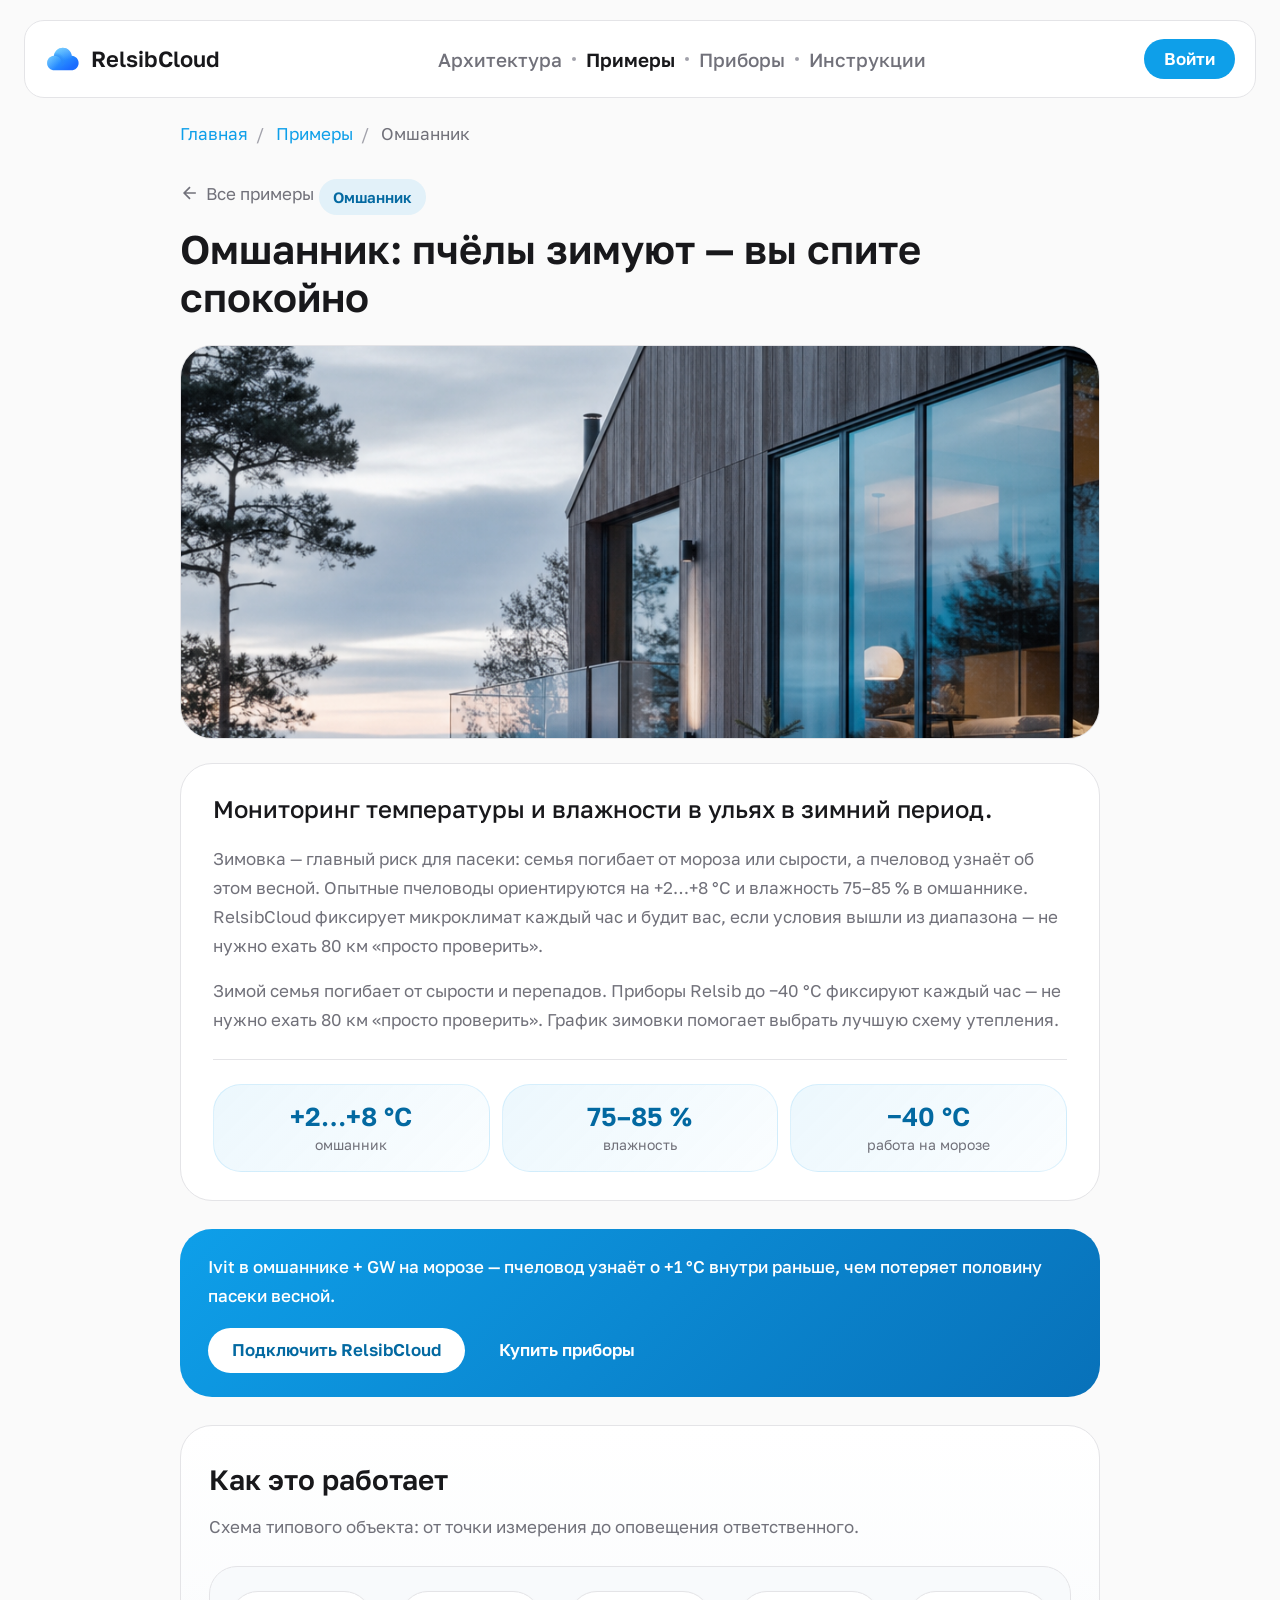
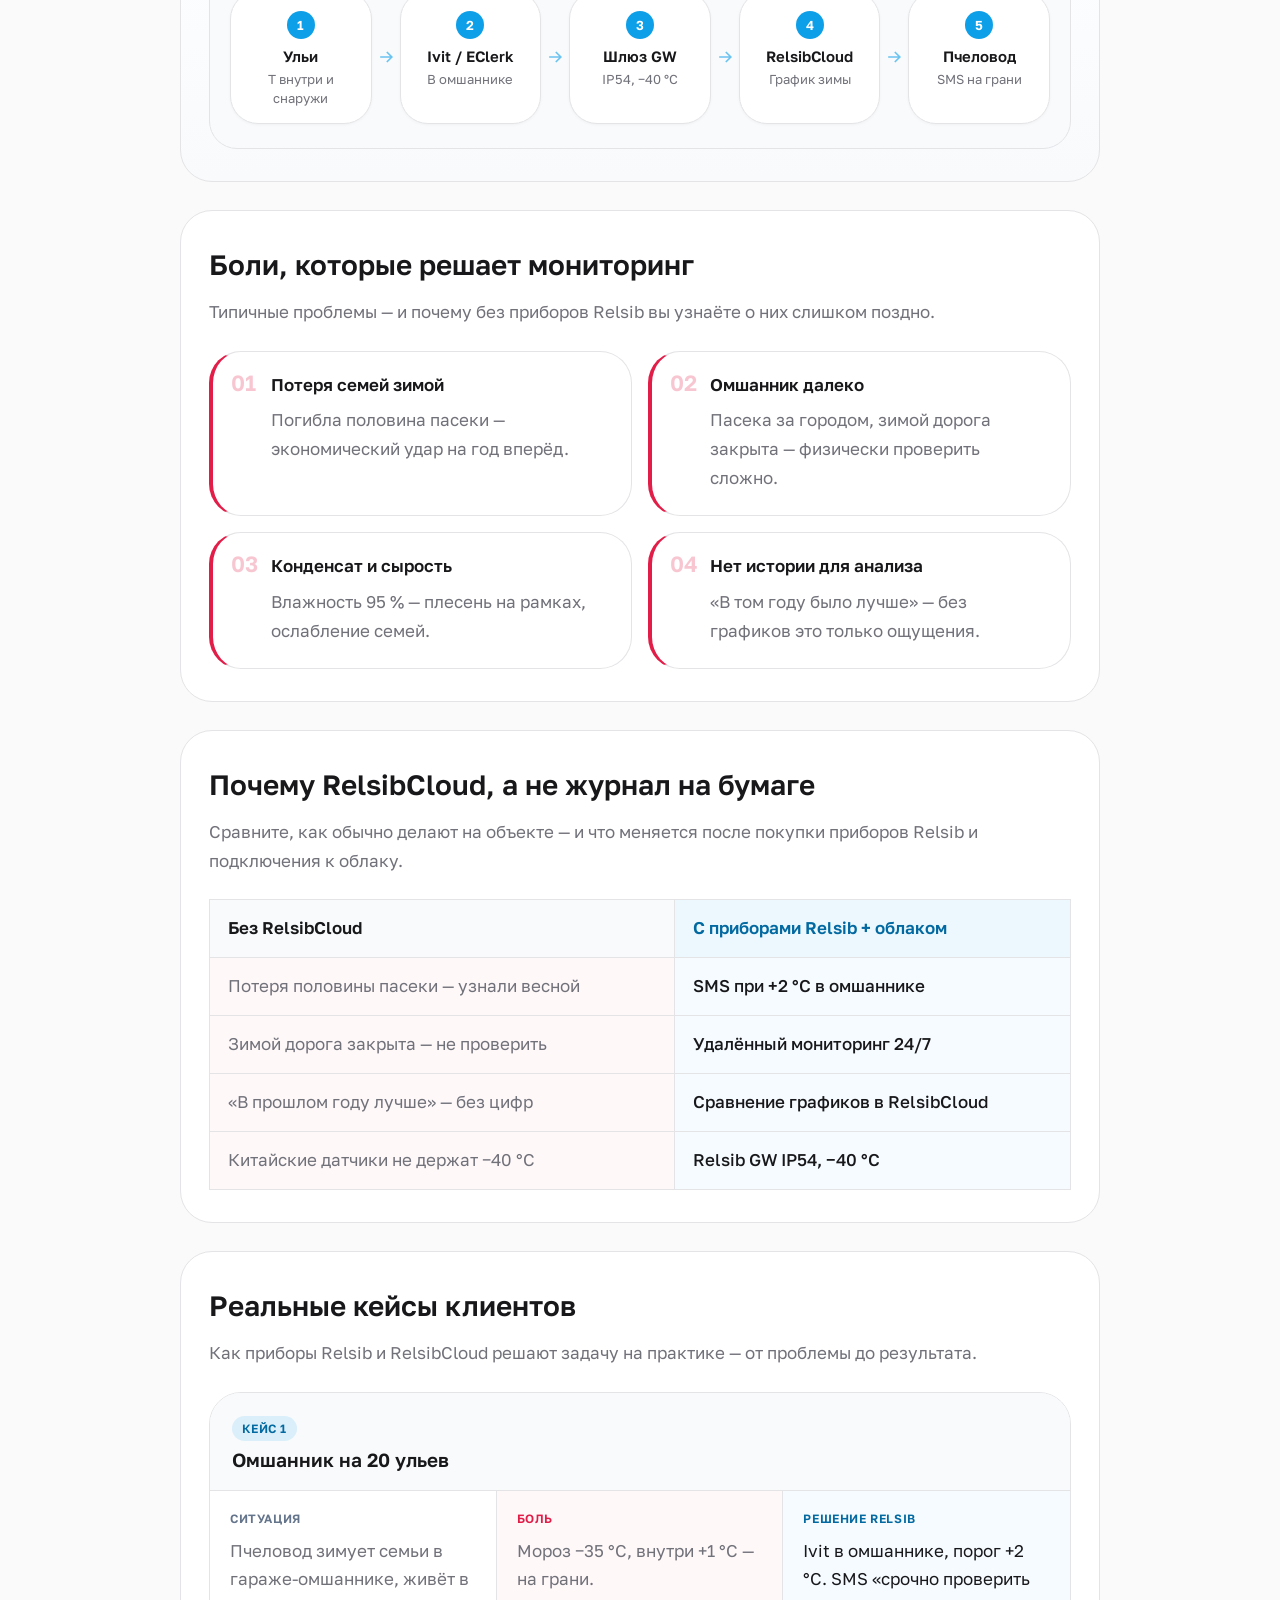
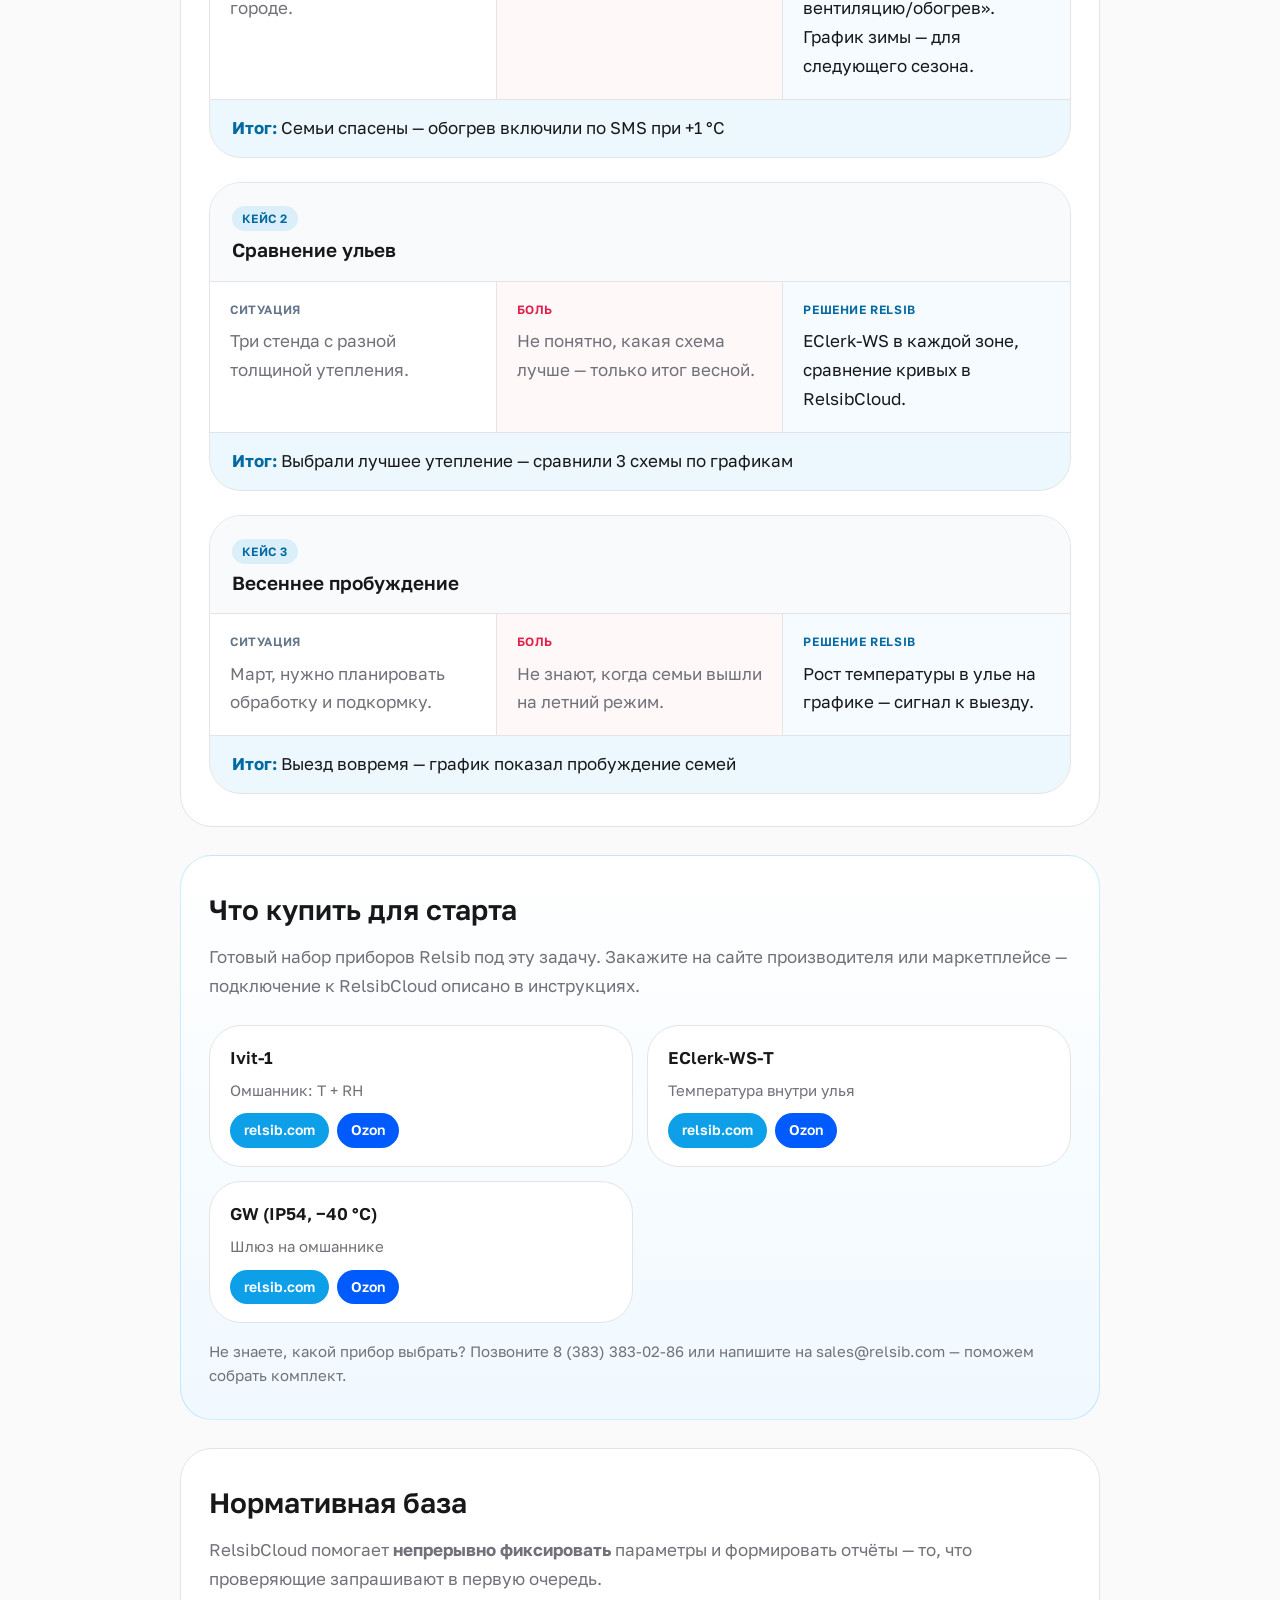
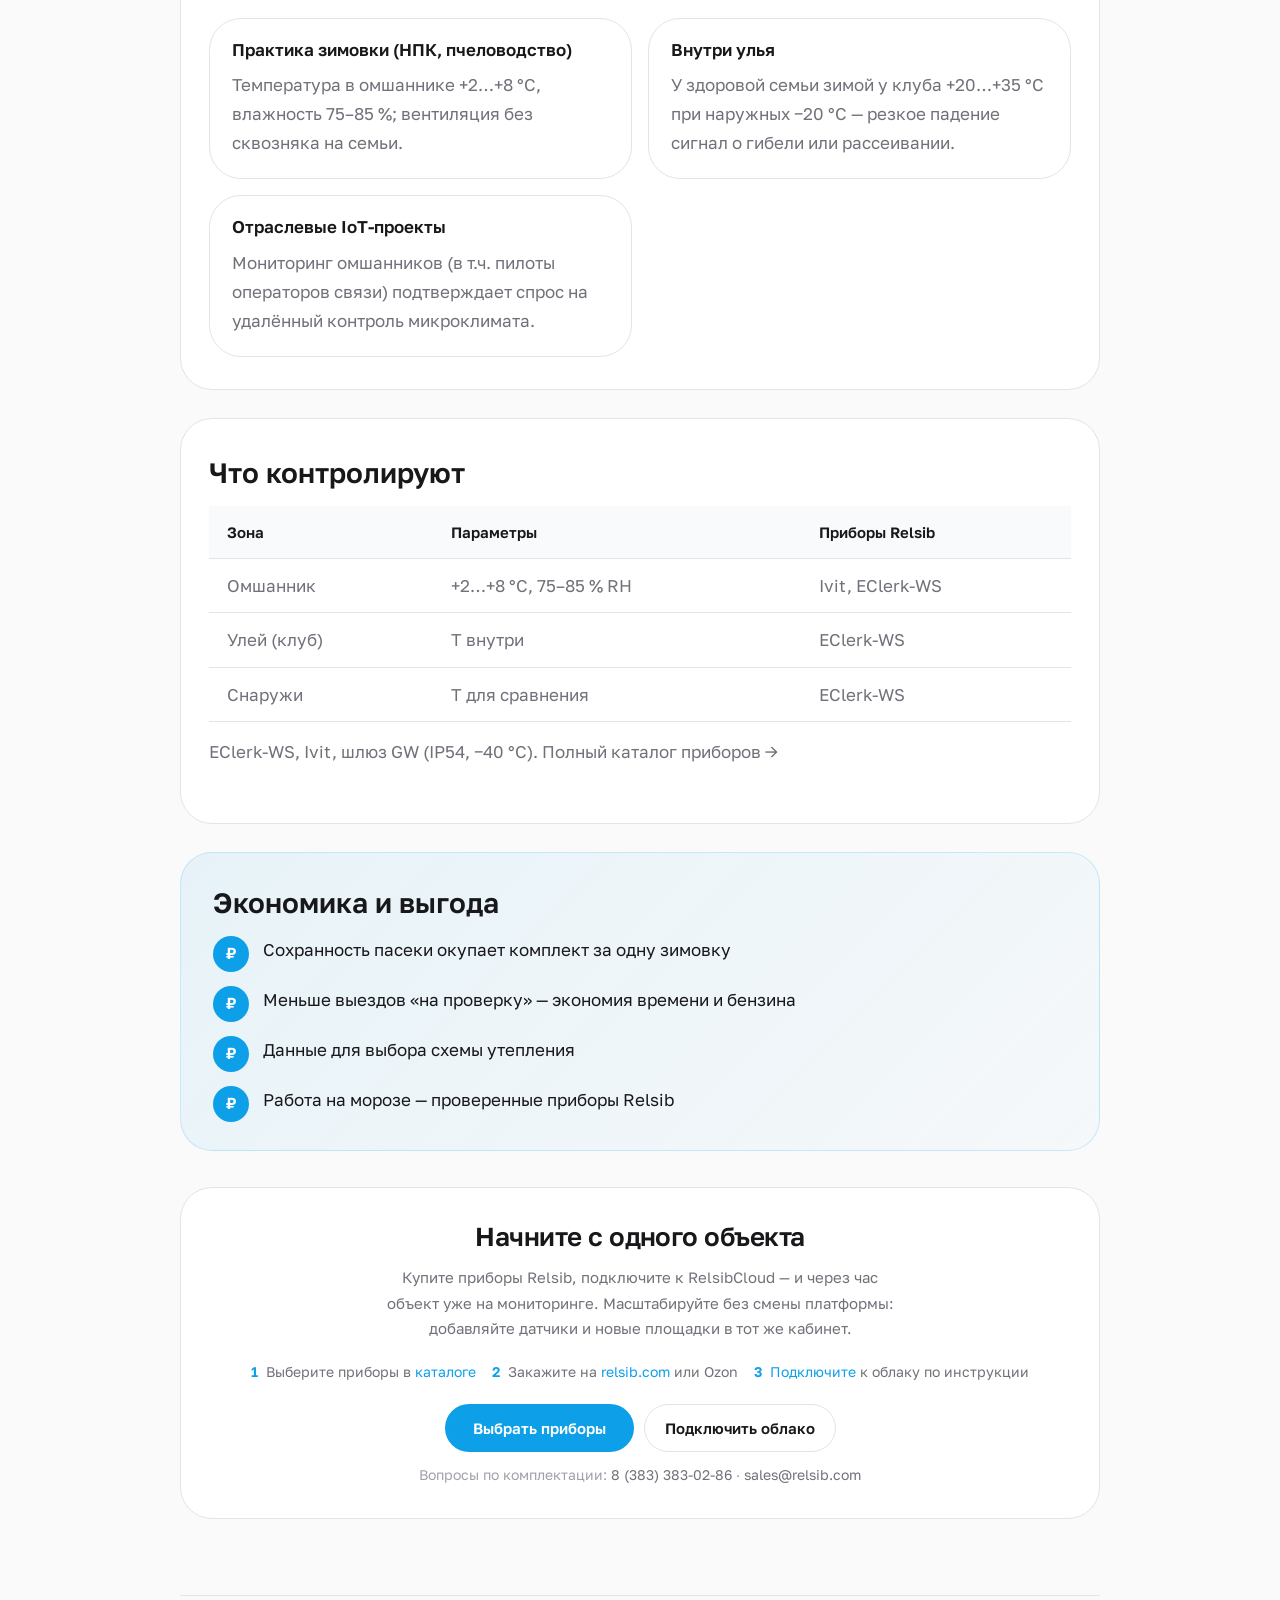
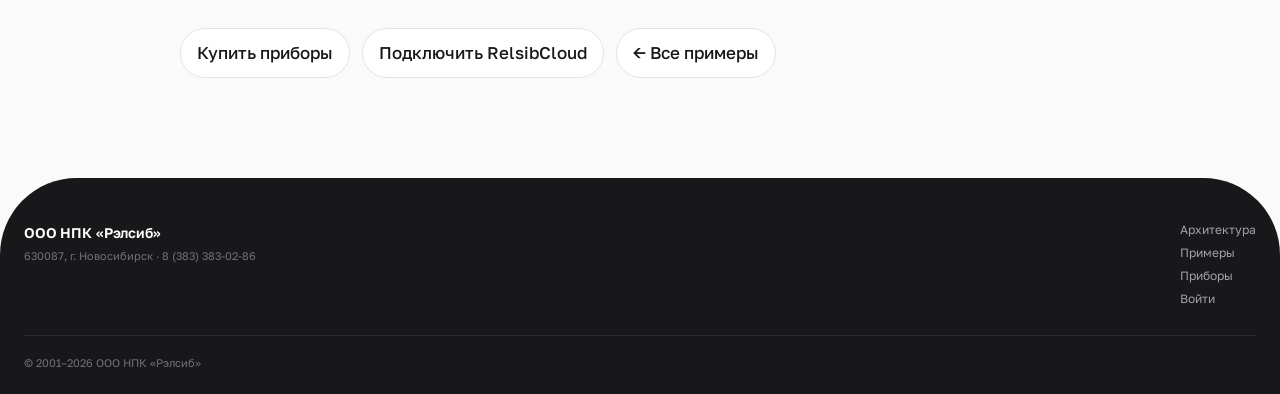
<file: use-cases/omshanik.html>
<!DOCTYPE html>
<html lang="ru">
<head>
  <meta charset="UTF-8">
  <meta name="viewport" content="width=device-width, initial-scale=1.0">
  <title>Омшанник — зимовка пчёл | RelsibCloud</title>
  <meta name="description" content="Мониторинг температуры и влажности в ульях и омшаннике. Удалённый контроль зимовки пчелиных семей.">
  <meta name="robots" content="index, follow">
  <meta name="theme-color" content="#0e9fe9">
  <link rel="canonical" href="https://relsibcloud.com/use-cases/omshanik.html">
  <meta property="og:type" content="article">
  <meta property="og:site_name" content="RelsibCloud">
  <meta property="og:title" content="Омшанник — зимовка пчёл">
  <meta property="og:description" content="Мониторинг температуры и влажности в ульях и омшаннике. Удалённый контроль зимовки пчелиных семей.">
  <meta property="og:url" content="https://relsibcloud.com/use-cases/omshanik.html">
  <meta property="og:image" content="https://relsibcloud.com/Images/solutions/home/dacha.png">
  <link rel="icon" type="image/svg+xml" href="../Images/Logo/Cloud_logo.svg">
  <link href="https://fonts.googleapis.com/css2?family=Golos+Text:wght@400..900&display=swap" rel="stylesheet">
  <link rel="stylesheet" href="../styles.css?v=20260824a">
</head>
<body>
  <header class="header">
    <div class="header__pill">
      <a href="../index.html" class="header__logo" aria-label="RelsibCloud"><img src="../Images/Logo/Cloud_logo.svg" alt="" width="36" height="36"><span class="header__logo-text">RelsibCloud</span></a>
      <nav class="header__nav">
        <a href="../index.html#architecture" class="header__nav-item">Архитектура</a><span class="header__sep"></span>
        <a href="../index.html#use-cases" class="header__nav-item header__nav-item--active">Примеры</a><span class="header__sep"></span>
        <a href="../devices.html" class="header__nav-item">Приборы</a><span class="header__sep"></span>
        <a href="../index.html#instructions" class="header__nav-item">Инструкции</a>
      </nav>
      <div class="header__right">
        <a href="https://app2.relsibcloud.com/login/" class="btn btn--primary header__auth-btn">Войти</a>
        <button type="button" class="header__burger" aria-label="Меню" aria-expanded="false"><span class="header__burger-line"></span><span class="header__burger-line"></span><span class="header__burger-line"></span></button>
      </div>
    </div>
  </header>

  <main class="page page--guide page--use-case">
    <div class="page__inner page__inner--article">
      <nav class="breadcrumb" aria-label="Навигация">
        <a href="../index.html">Главная</a><span class="breadcrumb__sep">/</span>
        <a href="../index.html#use-cases">Примеры</a><span class="breadcrumb__sep">/</span>
        <span>Омшанник</span>
      </nav>

      <header class="use-case-header">
        <a href="../index.html#use-cases" class="use-case-header__back" aria-label="Назад к примерам">
          <svg width="20" height="20" viewBox="0 0 24 24" fill="none" stroke="currentColor" stroke-width="2"><path d="M19 12H5M12 19l-7-7 7-7"/></svg>
          Все примеры
        </a>
        <span class="use-case-header__tag">Омшанник</span>
        <h1 class="use-case-header__title">Омшанник: пчёлы зимуют — вы спите спокойно</h1>
      </header>

      <figure class="use-case-hero">
        <img src="../Images/solutions/home/dacha.png" alt="Омшанник" width="1200" height="600" loading="eager">
      </figure>

      <article class="guide use-case-article">
        <section class="use-case-study" id="intro">
          <p class="use-case-study__lead">Мониторинг температуры и влажности в ульях в зимний период.</p>
          <p class="use-case-study__body">Зимовка — главный риск для пасеки: семья погибает от мороза или сырости, а пчеловод узнаёт об этом весной. Опытные пчеловоды ориентируются на +2…+8 °C и влажность 75–85 % в омшаннике. RelsibCloud фиксирует микроклимат каждый час и будит вас, если условия вышли из диапазона — не нужно ехать 80 км «просто проверить».</p>
          <p class="use-case-study__body">Зимой семья погибает от сырости и перепадов. Приборы Relsib до −40 °C фиксируют каждый час — не нужно ехать 80 км «просто проверить». График зимовки помогает выбрать лучшую схему утепления.</p>
          <div class="use-case-stats">
            <div class="use-case-stat">
              <span class="use-case-stat__value">+2…+8 °C</span>
              <span class="use-case-stat__label">омшанник</span>
            </div>
            <div class="use-case-stat">
              <span class="use-case-stat__value">75–85 %</span>
              <span class="use-case-stat__label">влажность</span>
            </div>
            <div class="use-case-stat">
              <span class="use-case-stat__value">−40 °C</span>
              <span class="use-case-stat__label">работа на морозе</span>
            </div>
          </div>
        </section>

        <aside class="use-case-pitch" id="pitch">
          <p class="use-case-pitch__text">Ivit в омшаннике + GW на морозе — пчеловод узнаёт о +1 °C внутри раньше, чем потеряет половину пасеки весной.</p>
          <div class="use-case-pitch__actions">
            <a href="https://app2.relsibcloud.com/join/" class="btn btn--primary">Подключить RelsibCloud</a>
            <a href="../devices.html" class="btn btn--ghost">Купить приборы</a>
          </div>
        </aside>

        <section class="guide__section guide__section--flow" id="flow">
          <h2 class="guide__heading guide__heading--lg">Как это работает</h2>
          <p class="guide__lead">Схема типового объекта: от точки измерения до оповещения ответственного.</p>
          <div class="use-case-flow">
            <div class="use-case-flow__track">
            <div class="use-case-flow__step">
              <span class="use-case-flow__num">1</span>
              <strong class="use-case-flow__title">Ульи</strong>
              <span class="use-case-flow__desc">T внутри и снаружи</span>
            </div>
            <div class="use-case-flow__arrow" aria-hidden="true"><svg width="20" height="20" viewBox="0 0 24 24" fill="none" stroke="currentColor" stroke-width="2"><path d="M5 12h14M13 6l6 6-6 6"/></svg></div>
            <div class="use-case-flow__step">
              <span class="use-case-flow__num">2</span>
              <strong class="use-case-flow__title">Ivit / EClerk</strong>
              <span class="use-case-flow__desc">В омшаннике</span>
            </div>
            <div class="use-case-flow__arrow" aria-hidden="true"><svg width="20" height="20" viewBox="0 0 24 24" fill="none" stroke="currentColor" stroke-width="2"><path d="M5 12h14M13 6l6 6-6 6"/></svg></div>
            <div class="use-case-flow__step">
              <span class="use-case-flow__num">3</span>
              <strong class="use-case-flow__title">Шлюз GW</strong>
              <span class="use-case-flow__desc">IP54, −40 °C</span>
            </div>
            <div class="use-case-flow__arrow" aria-hidden="true"><svg width="20" height="20" viewBox="0 0 24 24" fill="none" stroke="currentColor" stroke-width="2"><path d="M5 12h14M13 6l6 6-6 6"/></svg></div>
            <div class="use-case-flow__step">
              <span class="use-case-flow__num">4</span>
              <strong class="use-case-flow__title">RelsibCloud</strong>
              <span class="use-case-flow__desc">График зимы</span>
            </div>
            <div class="use-case-flow__arrow" aria-hidden="true"><svg width="20" height="20" viewBox="0 0 24 24" fill="none" stroke="currentColor" stroke-width="2"><path d="M5 12h14M13 6l6 6-6 6"/></svg></div>
            <div class="use-case-flow__step">
              <span class="use-case-flow__num">5</span>
              <strong class="use-case-flow__title">Пчеловод</strong>
              <span class="use-case-flow__desc">SMS на грани</span>
            </div>
            </div>
          </div>
        </section>

        <section class="guide__section" id="pains">
          <h2 class="guide__heading guide__heading--lg">Боли, которые решает мониторинг</h2>
          <p class="guide__lead">Типичные проблемы — и почему без приборов Relsib вы узнаёте о них слишком поздно.</p>
          <div class="use-case-pains">
            <article class="use-case-pain">
              <span class="use-case-pain__num">01</span>
              <h3 class="use-case-pain__title">Потеря семей зимой</h3>
              <p class="use-case-pain__text">Погибла половина пасеки — экономический удар на год вперёд.</p>
            </article>
            <article class="use-case-pain">
              <span class="use-case-pain__num">02</span>
              <h3 class="use-case-pain__title">Омшанник далеко</h3>
              <p class="use-case-pain__text">Пасека за городом, зимой дорога закрыта — физически проверить сложно.</p>
            </article>
            <article class="use-case-pain">
              <span class="use-case-pain__num">03</span>
              <h3 class="use-case-pain__title">Конденсат и сырость</h3>
              <p class="use-case-pain__text">Влажность 95 % — плесень на рамках, ослабление семей.</p>
            </article>
            <article class="use-case-pain">
              <span class="use-case-pain__num">04</span>
              <h3 class="use-case-pain__title">Нет истории для анализа</h3>
              <p class="use-case-pain__text">«В том году было лучше» — без графиков это только ощущения.</p>
            </article>
          </div>
        </section>

        <section class="guide__section" id="compare">
          <h2 class="guide__heading guide__heading--lg">Почему RelsibCloud, а не журнал на бумаге</h2>
          <p class="guide__lead">Сравните, как обычно делают на объекте — и что меняется после покупки приборов Relsib и подключения к облаку.</p>
          <div class="use-case-compare-wrap">
            <table class="use-case-compare">
              <thead>
                <tr>
                  <th>Без RelsibCloud</th>
                  <th>С приборами Relsib + облаком</th>
                </tr>
              </thead>
              <tbody>
              <tr>
                <td class="use-case-compare__bad">Потеря половины пасеки — узнали весной</td>
                <td class="use-case-compare__good">SMS при +2 °C в омшаннике</td>
              </tr>
              <tr>
                <td class="use-case-compare__bad">Зимой дорога закрыта — не проверить</td>
                <td class="use-case-compare__good">Удалённый мониторинг 24/7</td>
              </tr>
              <tr>
                <td class="use-case-compare__bad">«В прошлом году лучше» — без цифр</td>
                <td class="use-case-compare__good">Сравнение графиков в RelsibCloud</td>
              </tr>
              <tr>
                <td class="use-case-compare__bad">Китайские датчики не держат −40 °C</td>
                <td class="use-case-compare__good">Relsib GW IP54, −40 °C</td>
              </tr>
              </tbody>
            </table>
          </div>
        </section>

        <section class="guide__section" id="scenarios">
          <h2 class="guide__heading guide__heading--lg">Реальные кейсы клиентов</h2>
          <p class="guide__lead">Как приборы Relsib и RelsibCloud решают задачу на практике — от проблемы до результата.</p>
          <div class="use-case-scenarios">
            <article class="use-case-scenario">
              <header class="use-case-scenario__head">
                <span class="use-case-scenario__badge">Кейс 1</span>
                <h3 class="use-case-scenario__title">Омшанник на 20 ульев</h3>
              </header>
              <div class="use-case-scenario__grid">
                <div class="use-case-scenario__cell use-case-scenario__cell--ctx">
                  <span class="use-case-scenario__label">Ситуация</span>
                  <p>Пчеловод зимует семьи в гараже-омшаннике, живёт в городе.</p>
                </div>
                <div class="use-case-scenario__cell use-case-scenario__cell--pain">
                  <span class="use-case-scenario__label">Боль</span>
                  <p>Мороз −35 °C, внутри +1 °C — на грани.</p>
                </div>
                <div class="use-case-scenario__cell use-case-scenario__cell--fix">
                  <span class="use-case-scenario__label">Решение Relsib</span>
                  <p>Ivit в омшаннике, порог +2 °C. SMS «срочно проверить вентиляцию/обогрев». График зимы — для следующего сезона.</p>
                </div>
              </div>
              <p class="use-case-scenario__result"><strong>Итог:</strong> Семьи спасены — обогрев включили по SMS при +1 °C</p>
            </article>
            <article class="use-case-scenario">
              <header class="use-case-scenario__head">
                <span class="use-case-scenario__badge">Кейс 2</span>
                <h3 class="use-case-scenario__title">Сравнение ульев</h3>
              </header>
              <div class="use-case-scenario__grid">
                <div class="use-case-scenario__cell use-case-scenario__cell--ctx">
                  <span class="use-case-scenario__label">Ситуация</span>
                  <p>Три стенда с разной толщиной утепления.</p>
                </div>
                <div class="use-case-scenario__cell use-case-scenario__cell--pain">
                  <span class="use-case-scenario__label">Боль</span>
                  <p>Не понятно, какая схема лучше — только итог весной.</p>
                </div>
                <div class="use-case-scenario__cell use-case-scenario__cell--fix">
                  <span class="use-case-scenario__label">Решение Relsib</span>
                  <p>EClerk-WS в каждой зоне, сравнение кривых в RelsibCloud.</p>
                </div>
              </div>
              <p class="use-case-scenario__result"><strong>Итог:</strong> Выбрали лучшее утепление — сравнили 3 схемы по графикам</p>
            </article>
            <article class="use-case-scenario">
              <header class="use-case-scenario__head">
                <span class="use-case-scenario__badge">Кейс 3</span>
                <h3 class="use-case-scenario__title">Весеннее пробуждение</h3>
              </header>
              <div class="use-case-scenario__grid">
                <div class="use-case-scenario__cell use-case-scenario__cell--ctx">
                  <span class="use-case-scenario__label">Ситуация</span>
                  <p>Март, нужно планировать обработку и подкормку.</p>
                </div>
                <div class="use-case-scenario__cell use-case-scenario__cell--pain">
                  <span class="use-case-scenario__label">Боль</span>
                  <p>Не знают, когда семьи вышли на летний режим.</p>
                </div>
                <div class="use-case-scenario__cell use-case-scenario__cell--fix">
                  <span class="use-case-scenario__label">Решение Relsib</span>
                  <p>Рост температуры в улье на графике — сигнал к выезду.</p>
                </div>
              </div>
              <p class="use-case-scenario__result"><strong>Итог:</strong> Выезд вовремя — график показал пробуждение семей</p>
            </article>
          </div>
        </section>

        <section class="guide__section guide__section--kit" id="kit">
          <h2 class="guide__heading guide__heading--lg">Что купить для старта</h2>
          <p class="guide__lead">Готовый набор приборов Relsib под эту задачу. Закажите на сайте производителя или маркетплейсе — подключение к RelsibCloud описано в <a href="../index.html#instructions">инструкциях</a>.</p>
          <div class="use-case-kits">
            <article class="use-case-kit">
              <h3 class="use-case-kit__name">Ivit-1</h3>
              <p class="use-case-kit__role">Омшанник: T + RH</p>
              <div class="use-case-kit__shops">
                <a class="use-case-kit__buy use-case-kit__buy--relsib" href="https://relsib.com/catalog/ivit/" target="_blank" rel="noopener noreferrer">relsib.com</a>
                <a class="use-case-kit__buy use-case-kit__buy--ozon" href="https://www.ozon.ru/search/?text=Рэлсиб+Ivit-1" target="_blank" rel="noopener noreferrer">Ozon</a>
              </div>
            </article>
            <article class="use-case-kit">
              <h3 class="use-case-kit__name">EClerk-WS-T</h3>
              <p class="use-case-kit__role">Температура внутри улья</p>
              <div class="use-case-kit__shops">
                <a class="use-case-kit__buy use-case-kit__buy--relsib" href="https://relsib.com/product/datchik-temperaturyeclerk-ws-t-i-s-bluetooth50" target="_blank" rel="noopener noreferrer">relsib.com</a>
                <a class="use-case-kit__buy use-case-kit__buy--ozon" href="https://www.ozon.ru/search/?text=Рэлсиб+EClerk-WS-T" target="_blank" rel="noopener noreferrer">Ozon</a>
              </div>
            </article>
            <article class="use-case-kit">
              <h3 class="use-case-kit__name">GW (IP54, −40 °C)</h3>
              <p class="use-case-kit__role">Шлюз на омшаннике</p>
              <div class="use-case-kit__shops">
                <a class="use-case-kit__buy use-case-kit__buy--relsib" href="https://relsib.com/catalog/shlyuzy-gw/" target="_blank" rel="noopener noreferrer">relsib.com</a>
                <a class="use-case-kit__buy use-case-kit__buy--ozon" href="https://www.ozon.ru/search/?text=Рэлсиб+GW" target="_blank" rel="noopener noreferrer">Ozon</a>
              </div>
            </article>
          </div>
          <p class="use-case-kit__note">Не знаете, какой прибор выбрать? Позвоните <a href="tel:+73833830286">8 (383) 383-02-86</a> или напишите на <a href="mailto:sales@relsib.com">sales@relsib.com</a> — поможем собрать комплект.</p>
        </section>

        <section class="guide__section" id="regs">
          <h2 class="guide__heading guide__heading--lg">Нормативная база</h2>
          <p class="guide__lead">RelsibCloud помогает <strong>непрерывно фиксировать</strong> параметры и формировать отчёты — то, что проверяющие запрашивают в первую очередь.</p>
          <div class="use-case-regs">
            <article class="use-case-reg">
              <h3 class="use-case-reg__title">Практика зимовки (НПК, пчеловодство)</h3>
              <p class="use-case-reg__text">Температура в омшаннике +2…+8 °C, влажность 75–85 %; вентиляция без сквозняка на семьи.</p>
              
            </article>
            <article class="use-case-reg">
              <h3 class="use-case-reg__title">Внутри улья</h3>
              <p class="use-case-reg__text">У здоровой семьи зимой у клуба +20…+35 °C при наружных −20 °C — резкое падение сигнал о гибели или рассеивании.</p>
              
            </article>
            <article class="use-case-reg">
              <h3 class="use-case-reg__title">Отраслевые IoT-проекты</h3>
              <p class="use-case-reg__text">Мониторинг омшанников (в т.ч. пилоты операторов связи) подтверждает спрос на удалённый контроль микроклимата.</p>
              
            </article>
          </div>
        </section>

        <section class="guide__section" id="params">
          <h2 class="guide__heading guide__heading--lg">Что контролируют</h2>
          <div class="use-case-study__table-wrap">
            <table class="use-case-table">
              <thead><tr><th>Зона</th><th>Параметры</th><th>Приборы Relsib</th></tr></thead>
              <tbody>
              <tr><td>Омшанник</td><td>+2…+8 °C, 75–85 % RH</td><td>Ivit, EClerk-WS</td></tr>
              <tr><td>Улей (клуб)</td><td>T внутри</td><td>EClerk-WS</td></tr>
              <tr><td>Снаружи</td><td>T для сравнения</td><td>EClerk-WS</td></tr>
              </tbody>
            </table>
          </div>
          <p class="guide__lead use-case-devices">EClerk-WS, Ivit, шлюз GW (IP54, −40 °C). <a href="../devices.html">Полный каталог приборов →</a></p>
        </section>

        <section class="guide__section use-case-value" id="value">
          <h2 class="guide__heading guide__heading--lg">Экономика и выгода</h2>
          <ul class="use-case-roi">
            <li class="use-case-roi__item">
              <span class="use-case-roi__icon" aria-hidden="true">₽</span>
              <span>Сохранность пасеки окупает комплект за одну зимовку</span>
            </li>
            <li class="use-case-roi__item">
              <span class="use-case-roi__icon" aria-hidden="true">₽</span>
              <span>Меньше выездов «на проверку» — экономия времени и бензина</span>
            </li>
            <li class="use-case-roi__item">
              <span class="use-case-roi__icon" aria-hidden="true">₽</span>
              <span>Данные для выбора схемы утепления</span>
            </li>
            <li class="use-case-roi__item">
              <span class="use-case-roi__icon" aria-hidden="true">₽</span>
              <span>Работа на морозе — проверенные приборы Relsib</span>
            </li>
          </ul>
        </section>

        <section class="use-case-sales" id="buy">
          <div class="use-case-sales__inner">
            <h2 class="use-case-sales__title">Начните с одного объекта</h2>
            <p class="use-case-sales__text">Купите приборы Relsib, подключите к RelsibCloud — и через час объект уже на мониторинге. Масштабируйте без смены платформы: добавляйте датчики и новые площадки в тот же кабинет.</p>
            <div class="use-case-sales__steps">
              <div class="use-case-sales__step"><span>1</span> Выберите приборы в <a href="../devices.html">каталоге</a></div>
              <div class="use-case-sales__step"><span>2</span> Закажите на <a href="https://relsib.com/" target="_blank" rel="noopener">relsib.com</a> или Ozon</div>
              <div class="use-case-sales__step"><span>3</span> <a href="https://app2.relsibcloud.com/join/">Подключите</a> к облаку по инструкции</div>
            </div>
            <div class="use-case-sales__actions">
              <a href="../devices.html" class="btn btn--primary btn--large">Выбрать приборы</a>
              <a href="https://app2.relsibcloud.com/join/" class="btn btn--ghost btn--large">Подключить облако</a>
            </div>
            <p class="use-case-sales__contact">Вопросы по комплектации: <a href="tel:+73833830286">8 (383) 383-02-86</a> · <a href="mailto:sales@relsib.com">sales@relsib.com</a></p>
          </div>
        </section>

        <nav class="guide-nav use-case-cta">
          <a href="../devices.html" class="btn btn--primary guide-nav__link">Купить приборы</a>
          <a href="https://app2.relsibcloud.com/join/" class="btn btn--ghost guide-nav__link">Подключить RelsibCloud</a>
          <a href="../index.html#use-cases" class="guide-nav__link">← Все примеры</a>
        </nav>
      </article>
    </div>
  </main>

  <footer class="footer">
    <div class="footer__inner footer__inner--compact">
      <div class="footer__col">
        <p class="footer__title">ООО НПК «Рэлсиб»</p>
        <p class="footer__legal-name">630087, г.&nbsp;Новосибирск · <a href="tel:+73833830286">8 (383) 383-02-86</a></p>
      </div>
      <div class="footer__col">
        <nav class="footer__nav" aria-label="Разделы">
          <a href="../index.html#architecture">Архитектура</a>
          <a href="../index.html#use-cases">Примеры</a>
          <a href="../devices.html">Приборы</a>
          <a href="https://app2.relsibcloud.com/login/" target="_blank" rel="noopener">Войти</a>
        </nav>
      </div>
    </div>
    <div class="footer__bottom"><p class="footer__copyright">© 2001–2026 ООО НПК «Рэлсиб»</p></div>
  </footer>
  <!-- Yandex.Metrika counter -->
<script type="text/javascript">
  (function(m,e,t,r,i,k,a){
      m[i]=m[i]||function(){(m[i].a=m[i].a||[]).push(arguments)};
      m[i].l=1*new Date();
      for (var j = 0; j < document.scripts.length; j++) {if (document.scripts[j].src === r) { return; }}
      k=e.createElement(t),a=e.getElementsByTagName(t)[0],k.async=1,k.src=r,a.parentNode.insertBefore(k,a)
  })(window, document,'script','https://mc.yandex.ru/metrika/tag.js?id=111382488', 'ym');

  ym(111382488, 'init', {ssr:true, webvisor:true, clickmap:true, ecommerce:"dataLayer", referrer: document.referrer, url: location.href, accurateTrackBounce:true, trackLinks:true});
</script>
<noscript><div><img src="https://mc.yandex.ru/watch/111382488" style="position:absolute; left:-9999px;" alt="" /></div></noscript>
<!-- /Yandex.Metrika counter -->
</body>
</html>
</file>
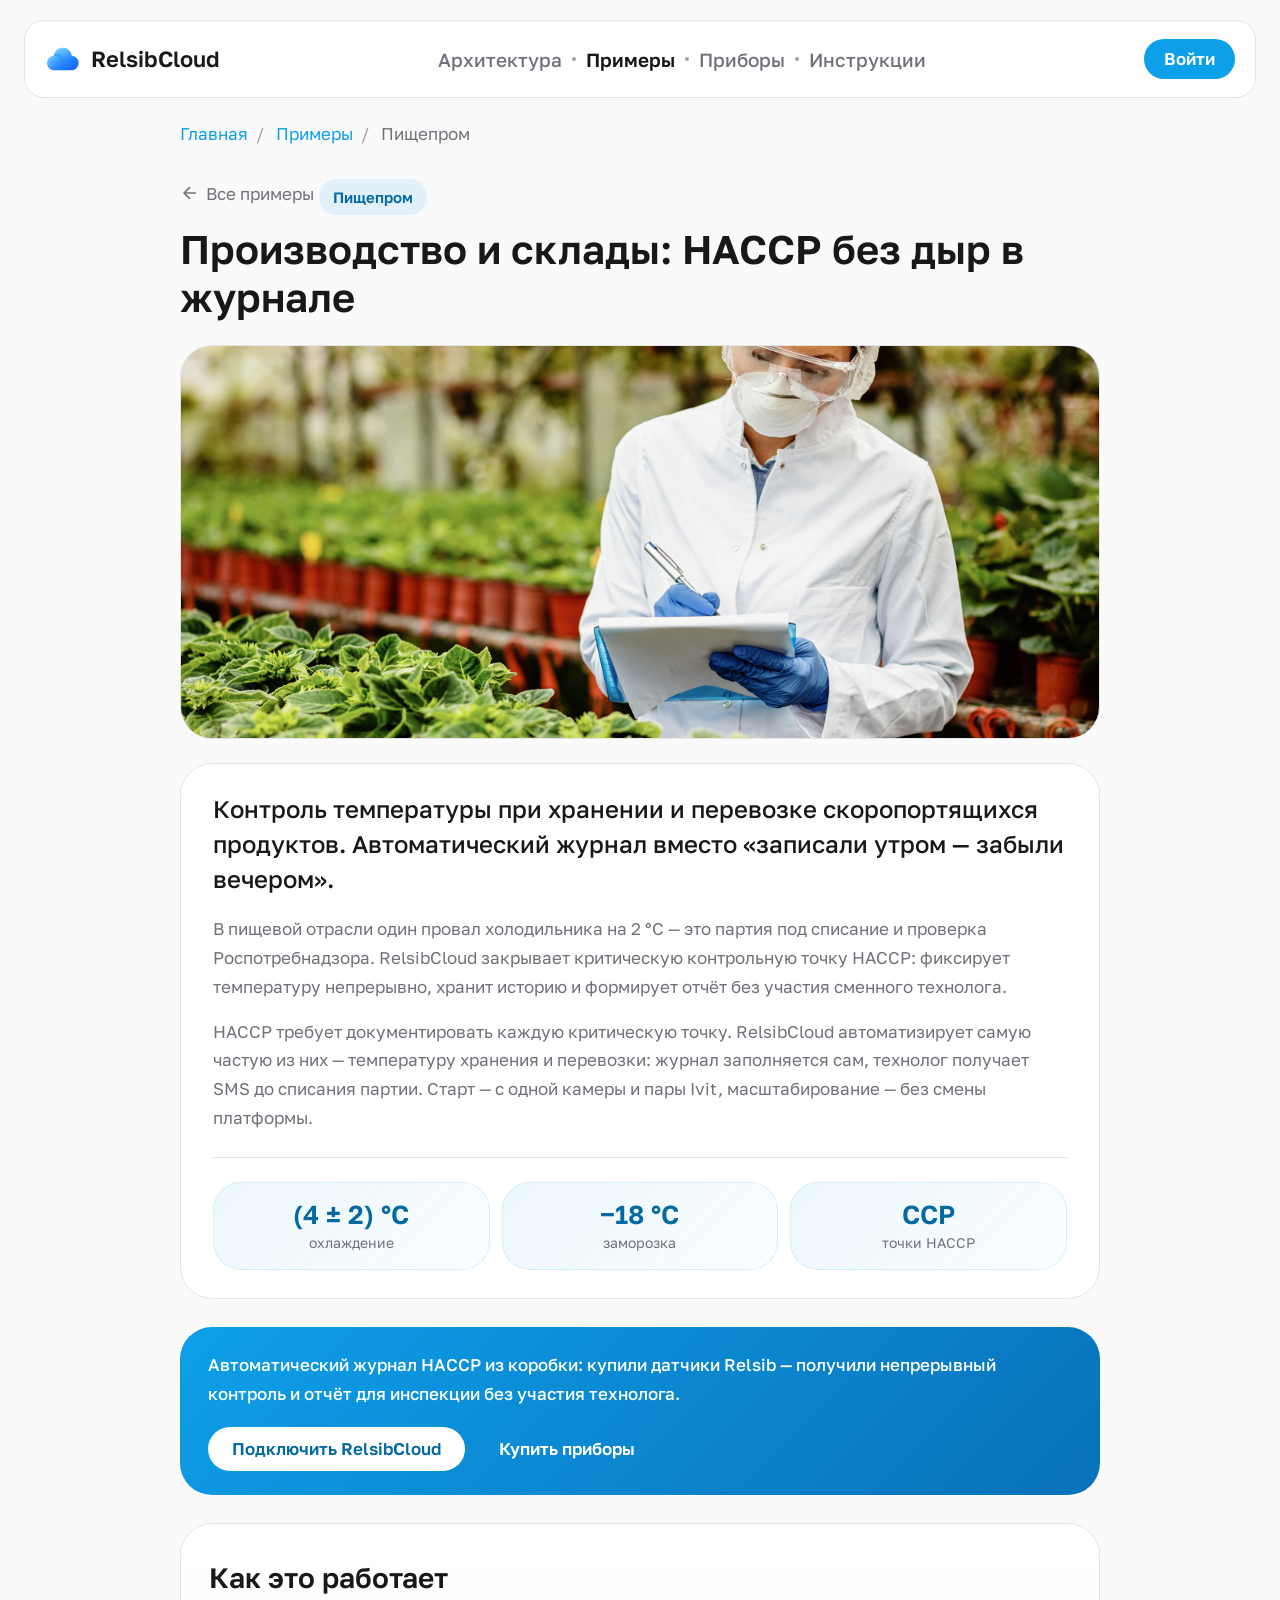
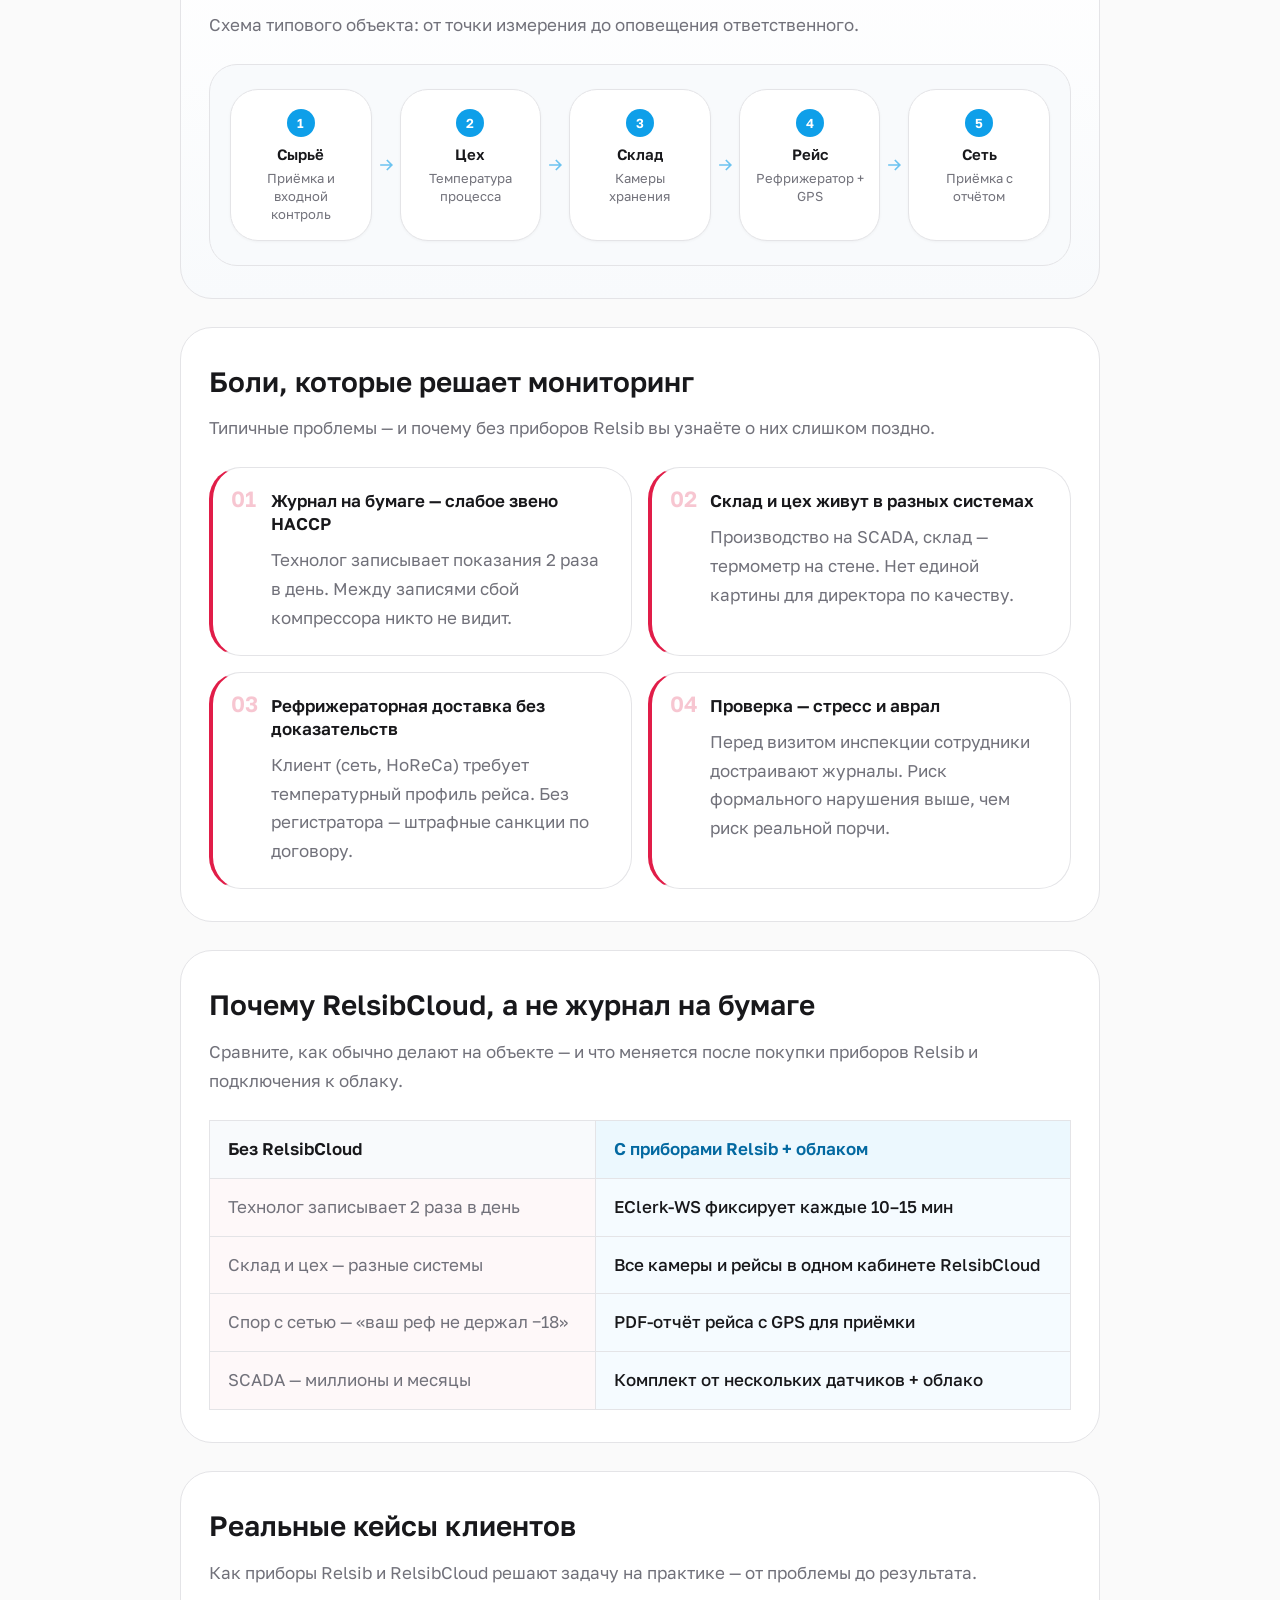
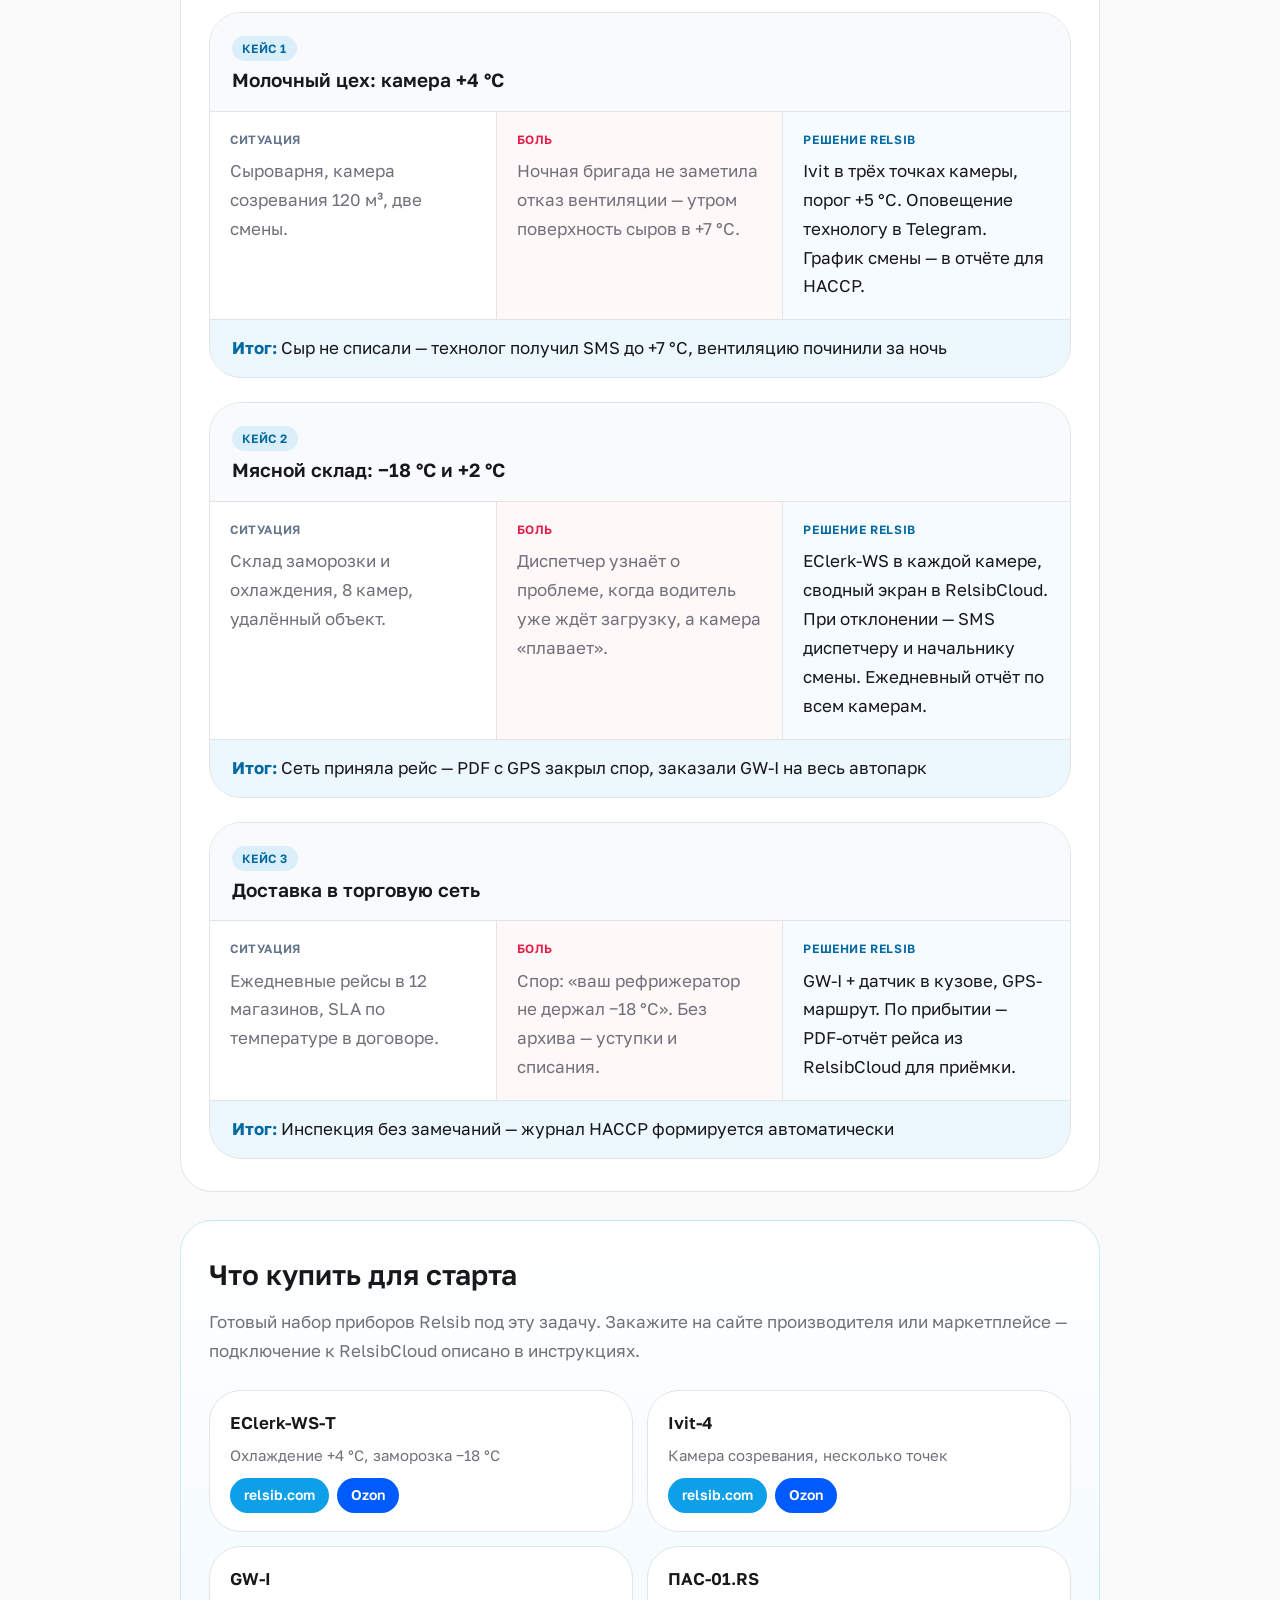
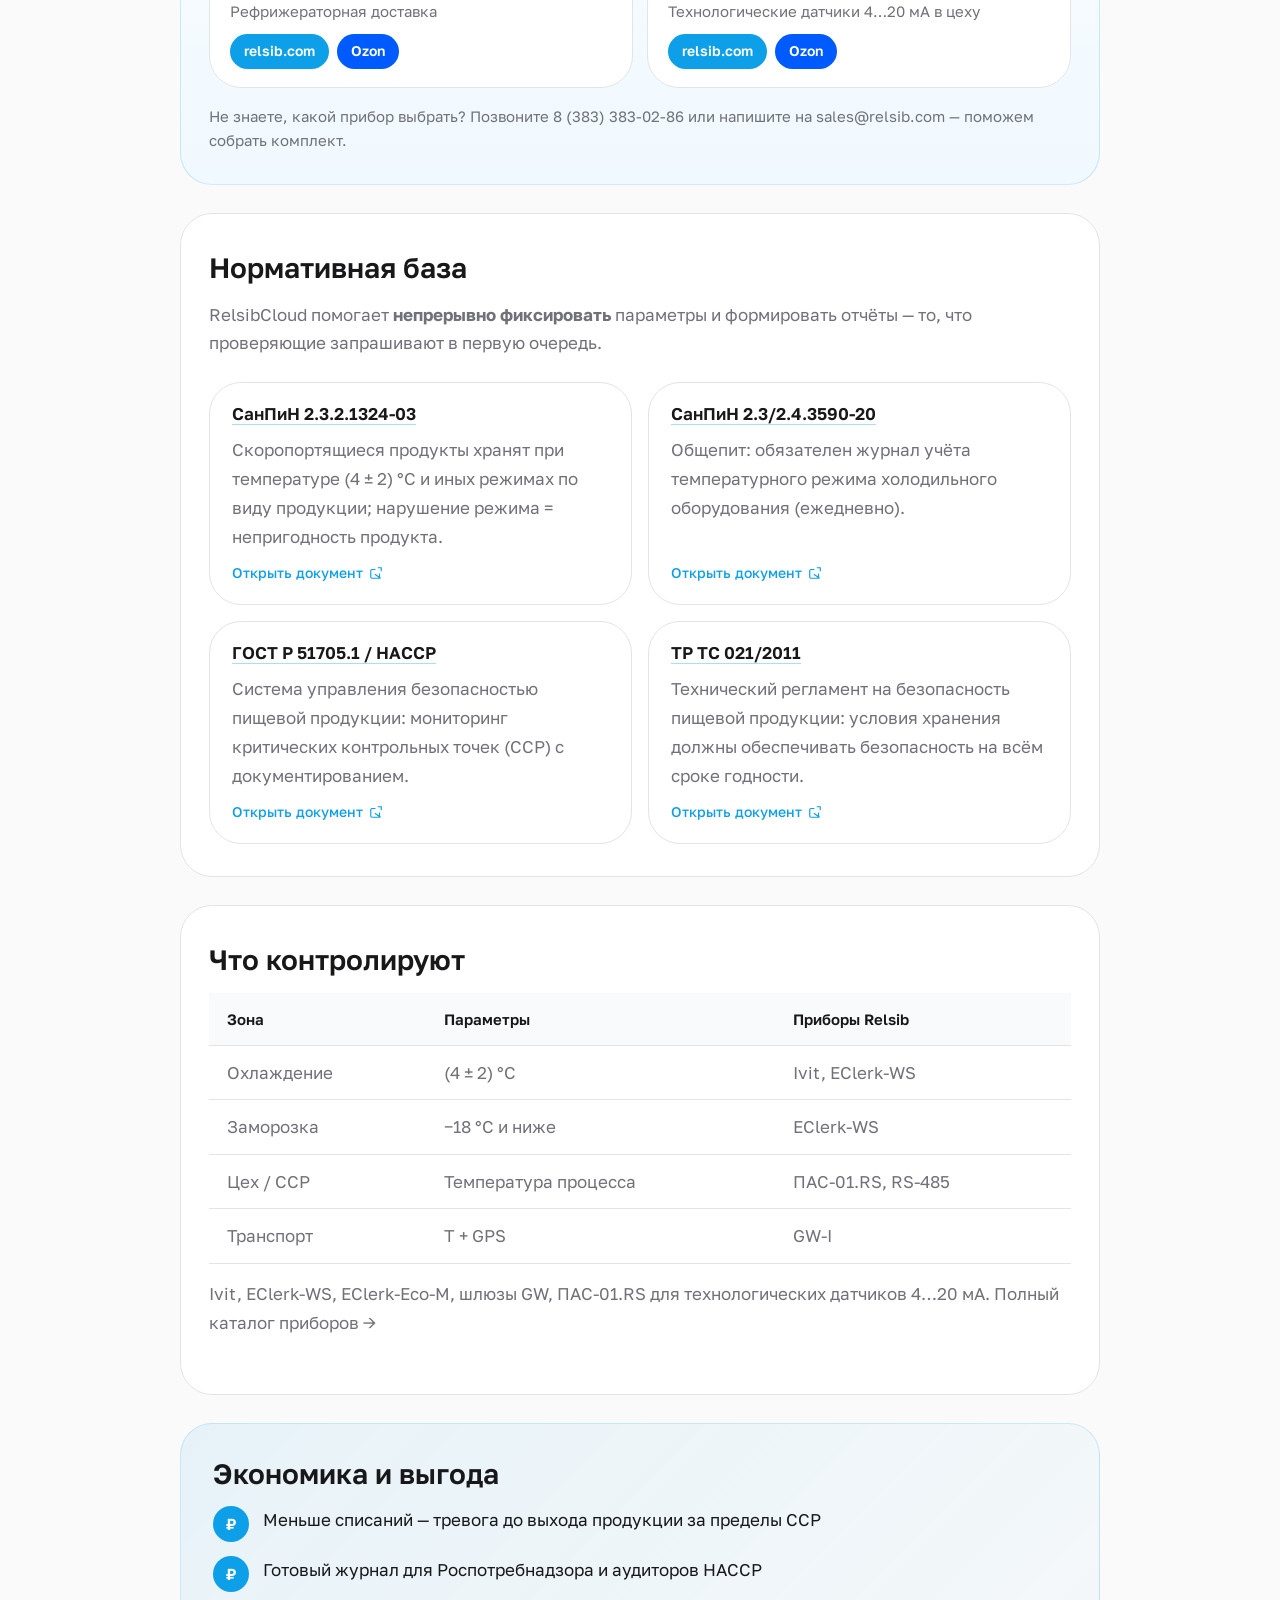
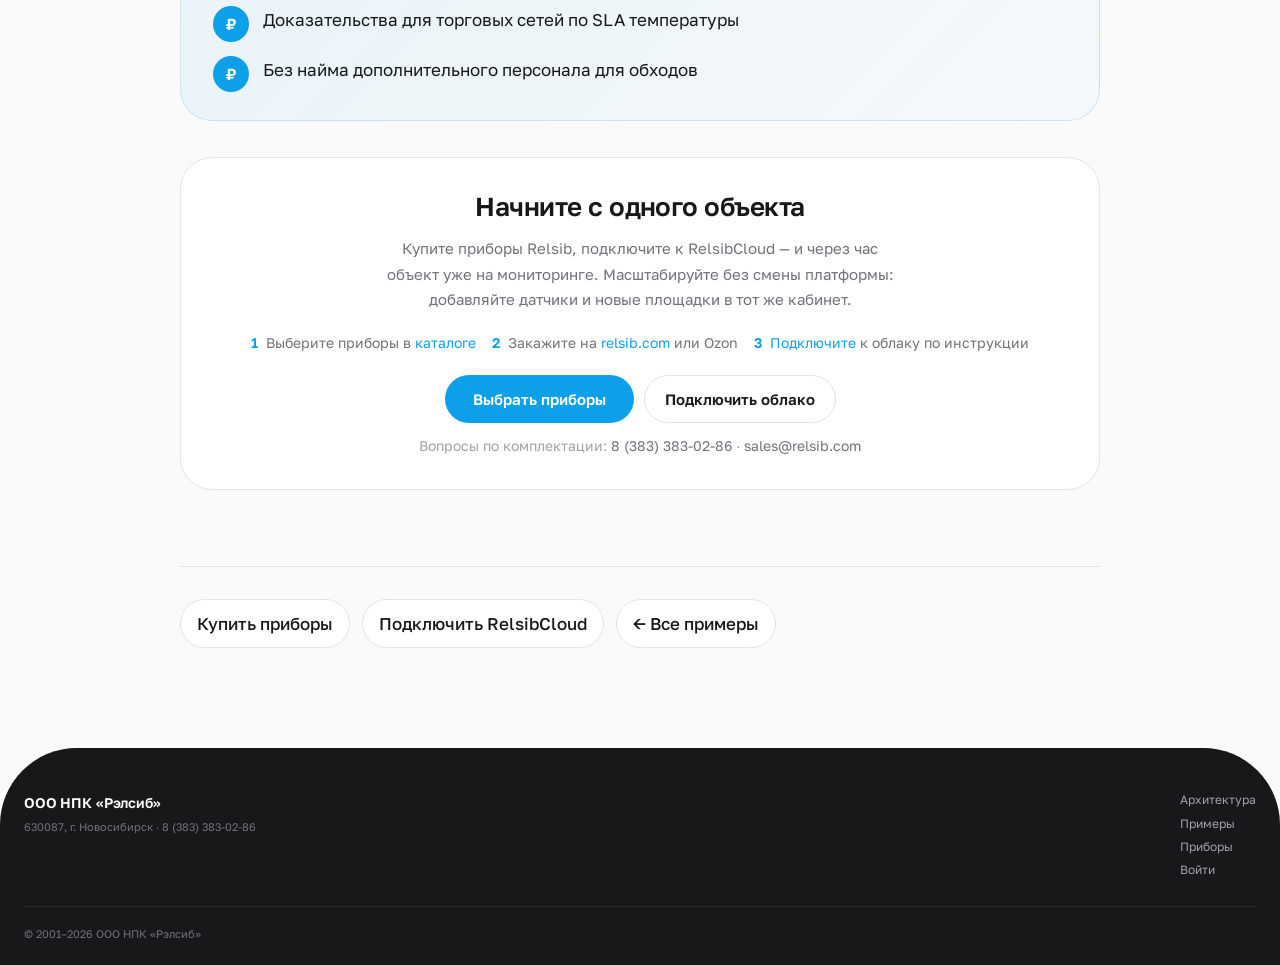
<file: use-cases/pisheprom.html>
<!DOCTYPE html>
<html lang="ru">
<head>
  <meta charset="UTF-8">
  <meta name="viewport" content="width=device-width, initial-scale=1.0">
  <title>Пищепром — HACCP и холодовая цепь | RelsibCloud</title>
  <meta name="description" content="Температурный мониторинг на пищевом производстве и складе. СанПиН 2.3.2.1324-03, HACCP, журнал холодильного оборудования.">
  <meta name="robots" content="index, follow">
  <meta name="theme-color" content="#0e9fe9">
  <link rel="canonical" href="https://relsibcloud.com/use-cases/pisheprom.html">
  <meta property="og:type" content="article">
  <meta property="og:site_name" content="RelsibCloud">
  <meta property="og:title" content="Пищепром — HACCP и холодовая цепь">
  <meta property="og:description" content="Температурный мониторинг на пищевом производстве и складе. СанПиН 2.3.2.1324-03, HACCP, журнал холодильного оборудования.">
  <meta property="og:url" content="https://relsibcloud.com/use-cases/pisheprom.html">
  <meta property="og:image" content="https://relsibcloud.com/Images/solutions/business/food.jpg">
  <link rel="icon" type="image/svg+xml" href="../Images/Logo/Cloud_logo.svg">
  <link href="https://fonts.googleapis.com/css2?family=Golos+Text:wght@400..900&display=swap" rel="stylesheet">
  <link rel="stylesheet" href="../styles.css?v=20260824a">
</head>
<body>
  <header class="header">
    <div class="header__pill">
      <a href="../index.html" class="header__logo" aria-label="RelsibCloud"><img src="../Images/Logo/Cloud_logo.svg" alt="" width="36" height="36"><span class="header__logo-text">RelsibCloud</span></a>
      <nav class="header__nav">
        <a href="../index.html#architecture" class="header__nav-item">Архитектура</a><span class="header__sep"></span>
        <a href="../index.html#use-cases" class="header__nav-item header__nav-item--active">Примеры</a><span class="header__sep"></span>
        <a href="../devices.html" class="header__nav-item">Приборы</a><span class="header__sep"></span>
        <a href="../index.html#instructions" class="header__nav-item">Инструкции</a>
      </nav>
      <div class="header__right">
        <a href="https://app2.relsibcloud.com/login/" class="btn btn--primary header__auth-btn">Войти</a>
        <button type="button" class="header__burger" aria-label="Меню" aria-expanded="false"><span class="header__burger-line"></span><span class="header__burger-line"></span><span class="header__burger-line"></span></button>
      </div>
    </div>
  </header>

  <main class="page page--guide page--use-case">
    <div class="page__inner page__inner--article">
      <nav class="breadcrumb" aria-label="Навигация">
        <a href="../index.html">Главная</a><span class="breadcrumb__sep">/</span>
        <a href="../index.html#use-cases">Примеры</a><span class="breadcrumb__sep">/</span>
        <span>Пищепром</span>
      </nav>

      <header class="use-case-header">
        <a href="../index.html#use-cases" class="use-case-header__back" aria-label="Назад к примерам">
          <svg width="20" height="20" viewBox="0 0 24 24" fill="none" stroke="currentColor" stroke-width="2"><path d="M19 12H5M12 19l-7-7 7-7"/></svg>
          Все примеры
        </a>
        <span class="use-case-header__tag">Пищепром</span>
        <h1 class="use-case-header__title">Производство и склады: HACCP без дыр в журнале</h1>
      </header>

      <figure class="use-case-hero">
        <img src="../Images/solutions/business/food.jpg" alt="Пищепром" width="1200" height="600" loading="eager">
      </figure>

      <article class="guide use-case-article">
        <section class="use-case-study" id="intro">
          <p class="use-case-study__lead">Контроль температуры при хранении и перевозке скоропортящихся продуктов. Автоматический журнал вместо «записали утром — забыли вечером».</p>
          <p class="use-case-study__body">В пищевой отрасли один провал холодильника на 2 °C — это партия под списание и проверка Роспотребнадзора. RelsibCloud закрывает критическую контрольную точку HACCP: фиксирует температуру непрерывно, хранит историю и формирует отчёт без участия сменного технолога.</p>
          <p class="use-case-study__body">HACCP требует документировать каждую критическую точку. RelsibCloud автоматизирует самую частую из них — температуру хранения и перевозки: журнал заполняется сам, технолог получает SMS до списания партии. Старт — с одной камеры и пары Ivit, масштабирование — без смены платформы.</p>
          <div class="use-case-stats">
            <div class="use-case-stat">
              <span class="use-case-stat__value">(4 ± 2) °C</span>
              <span class="use-case-stat__label">охлаждение</span>
            </div>
            <div class="use-case-stat">
              <span class="use-case-stat__value">−18 °C</span>
              <span class="use-case-stat__label">заморозка</span>
            </div>
            <div class="use-case-stat">
              <span class="use-case-stat__value">CCP</span>
              <span class="use-case-stat__label">точки HACCP</span>
            </div>
          </div>
        </section>

        <aside class="use-case-pitch" id="pitch">
          <p class="use-case-pitch__text">Автоматический журнал HACCP из коробки: купили датчики Relsib — получили непрерывный контроль и отчёт для инспекции без участия технолога.</p>
          <div class="use-case-pitch__actions">
            <a href="https://app2.relsibcloud.com/join/" class="btn btn--primary">Подключить RelsibCloud</a>
            <a href="../devices.html" class="btn btn--ghost">Купить приборы</a>
          </div>
        </aside>

        <section class="guide__section guide__section--flow" id="flow">
          <h2 class="guide__heading guide__heading--lg">Как это работает</h2>
          <p class="guide__lead">Схема типового объекта: от точки измерения до оповещения ответственного.</p>
          <div class="use-case-flow">
            <div class="use-case-flow__track">
            <div class="use-case-flow__step">
              <span class="use-case-flow__num">1</span>
              <strong class="use-case-flow__title">Сырьё</strong>
              <span class="use-case-flow__desc">Приёмка и входной контроль</span>
            </div>
            <div class="use-case-flow__arrow" aria-hidden="true"><svg width="20" height="20" viewBox="0 0 24 24" fill="none" stroke="currentColor" stroke-width="2"><path d="M5 12h14M13 6l6 6-6 6"/></svg></div>
            <div class="use-case-flow__step">
              <span class="use-case-flow__num">2</span>
              <strong class="use-case-flow__title">Цех</strong>
              <span class="use-case-flow__desc">Температура процесса</span>
            </div>
            <div class="use-case-flow__arrow" aria-hidden="true"><svg width="20" height="20" viewBox="0 0 24 24" fill="none" stroke="currentColor" stroke-width="2"><path d="M5 12h14M13 6l6 6-6 6"/></svg></div>
            <div class="use-case-flow__step">
              <span class="use-case-flow__num">3</span>
              <strong class="use-case-flow__title">Склад</strong>
              <span class="use-case-flow__desc">Камеры хранения</span>
            </div>
            <div class="use-case-flow__arrow" aria-hidden="true"><svg width="20" height="20" viewBox="0 0 24 24" fill="none" stroke="currentColor" stroke-width="2"><path d="M5 12h14M13 6l6 6-6 6"/></svg></div>
            <div class="use-case-flow__step">
              <span class="use-case-flow__num">4</span>
              <strong class="use-case-flow__title">Рейс</strong>
              <span class="use-case-flow__desc">Рефрижератор + GPS</span>
            </div>
            <div class="use-case-flow__arrow" aria-hidden="true"><svg width="20" height="20" viewBox="0 0 24 24" fill="none" stroke="currentColor" stroke-width="2"><path d="M5 12h14M13 6l6 6-6 6"/></svg></div>
            <div class="use-case-flow__step">
              <span class="use-case-flow__num">5</span>
              <strong class="use-case-flow__title">Сеть</strong>
              <span class="use-case-flow__desc">Приёмка с отчётом</span>
            </div>
            </div>
          </div>
        </section>

        <section class="guide__section" id="pains">
          <h2 class="guide__heading guide__heading--lg">Боли, которые решает мониторинг</h2>
          <p class="guide__lead">Типичные проблемы — и почему без приборов Relsib вы узнаёте о них слишком поздно.</p>
          <div class="use-case-pains">
            <article class="use-case-pain">
              <span class="use-case-pain__num">01</span>
              <h3 class="use-case-pain__title">Журнал на бумаге — слабое звено HACCP</h3>
              <p class="use-case-pain__text">Технолог записывает показания 2 раза в день. Между записями сбой компрессора никто не видит.</p>
            </article>
            <article class="use-case-pain">
              <span class="use-case-pain__num">02</span>
              <h3 class="use-case-pain__title">Склад и цех живут в разных системах</h3>
              <p class="use-case-pain__text">Производство на SCADA, склад — термометр на стене. Нет единой картины для директора по качеству.</p>
            </article>
            <article class="use-case-pain">
              <span class="use-case-pain__num">03</span>
              <h3 class="use-case-pain__title">Рефрижераторная доставка без доказательств</h3>
              <p class="use-case-pain__text">Клиент (сеть, HoReCa) требует температурный профиль рейса. Без регистратора — штрафные санкции по договору.</p>
            </article>
            <article class="use-case-pain">
              <span class="use-case-pain__num">04</span>
              <h3 class="use-case-pain__title">Проверка — стресс и аврал</h3>
              <p class="use-case-pain__text">Перед визитом инспекции сотрудники достраивают журналы. Риск формального нарушения выше, чем риск реальной порчи.</p>
            </article>
          </div>
        </section>

        <section class="guide__section" id="compare">
          <h2 class="guide__heading guide__heading--lg">Почему RelsibCloud, а не журнал на бумаге</h2>
          <p class="guide__lead">Сравните, как обычно делают на объекте — и что меняется после покупки приборов Relsib и подключения к облаку.</p>
          <div class="use-case-compare-wrap">
            <table class="use-case-compare">
              <thead>
                <tr>
                  <th>Без RelsibCloud</th>
                  <th>С приборами Relsib + облаком</th>
                </tr>
              </thead>
              <tbody>
              <tr>
                <td class="use-case-compare__bad">Технолог записывает 2 раза в день</td>
                <td class="use-case-compare__good">EClerk-WS фиксирует каждые 10–15 мин</td>
              </tr>
              <tr>
                <td class="use-case-compare__bad">Склад и цех — разные системы</td>
                <td class="use-case-compare__good">Все камеры и рейсы в одном кабинете RelsibCloud</td>
              </tr>
              <tr>
                <td class="use-case-compare__bad">Спор с сетью — «ваш реф не держал −18»</td>
                <td class="use-case-compare__good">PDF-отчёт рейса с GPS для приёмки</td>
              </tr>
              <tr>
                <td class="use-case-compare__bad">SCADA — миллионы и месяцы</td>
                <td class="use-case-compare__good">Комплект от нескольких датчиков + облако</td>
              </tr>
              </tbody>
            </table>
          </div>
        </section>

        <section class="guide__section" id="scenarios">
          <h2 class="guide__heading guide__heading--lg">Реальные кейсы клиентов</h2>
          <p class="guide__lead">Как приборы Relsib и RelsibCloud решают задачу на практике — от проблемы до результата.</p>
          <div class="use-case-scenarios">
            <article class="use-case-scenario">
              <header class="use-case-scenario__head">
                <span class="use-case-scenario__badge">Кейс 1</span>
                <h3 class="use-case-scenario__title">Молочный цех: камера +4 °C</h3>
              </header>
              <div class="use-case-scenario__grid">
                <div class="use-case-scenario__cell use-case-scenario__cell--ctx">
                  <span class="use-case-scenario__label">Ситуация</span>
                  <p>Сыроварня, камера созревания 120 м³, две смены.</p>
                </div>
                <div class="use-case-scenario__cell use-case-scenario__cell--pain">
                  <span class="use-case-scenario__label">Боль</span>
                  <p>Ночная бригада не заметила отказ вентиляции — утром поверхность сыров в +7 °C.</p>
                </div>
                <div class="use-case-scenario__cell use-case-scenario__cell--fix">
                  <span class="use-case-scenario__label">Решение Relsib</span>
                  <p>Ivit в трёх точках камеры, порог +5 °C. Оповещение технологу в Telegram. График смены — в отчёте для HACCP.</p>
                </div>
              </div>
              <p class="use-case-scenario__result"><strong>Итог:</strong> Сыр не списали — технолог получил SMS до +7 °C, вентиляцию починили за ночь</p>
            </article>
            <article class="use-case-scenario">
              <header class="use-case-scenario__head">
                <span class="use-case-scenario__badge">Кейс 2</span>
                <h3 class="use-case-scenario__title">Мясной склад: −18 °C и +2 °C</h3>
              </header>
              <div class="use-case-scenario__grid">
                <div class="use-case-scenario__cell use-case-scenario__cell--ctx">
                  <span class="use-case-scenario__label">Ситуация</span>
                  <p>Склад заморозки и охлаждения, 8 камер, удалённый объект.</p>
                </div>
                <div class="use-case-scenario__cell use-case-scenario__cell--pain">
                  <span class="use-case-scenario__label">Боль</span>
                  <p>Диспетчер узнаёт о проблеме, когда водитель уже ждёт загрузку, а камера «плавает».</p>
                </div>
                <div class="use-case-scenario__cell use-case-scenario__cell--fix">
                  <span class="use-case-scenario__label">Решение Relsib</span>
                  <p>EClerk-WS в каждой камере, сводный экран в RelsibCloud. При отклонении — SMS диспетчеру и начальнику смены. Ежедневный отчёт по всем камерам.</p>
                </div>
              </div>
              <p class="use-case-scenario__result"><strong>Итог:</strong> Сеть приняла рейс — PDF с GPS закрыл спор, заказали GW-I на весь автопарк</p>
            </article>
            <article class="use-case-scenario">
              <header class="use-case-scenario__head">
                <span class="use-case-scenario__badge">Кейс 3</span>
                <h3 class="use-case-scenario__title">Доставка в торговую сеть</h3>
              </header>
              <div class="use-case-scenario__grid">
                <div class="use-case-scenario__cell use-case-scenario__cell--ctx">
                  <span class="use-case-scenario__label">Ситуация</span>
                  <p>Ежедневные рейсы в 12 магазинов, SLA по температуре в договоре.</p>
                </div>
                <div class="use-case-scenario__cell use-case-scenario__cell--pain">
                  <span class="use-case-scenario__label">Боль</span>
                  <p>Спор: «ваш рефрижератор не держал −18 °C». Без архива — уступки и списания.</p>
                </div>
                <div class="use-case-scenario__cell use-case-scenario__cell--fix">
                  <span class="use-case-scenario__label">Решение Relsib</span>
                  <p>GW-I + датчик в кузове, GPS-маршрут. По прибытии — PDF-отчёт рейса из RelsibCloud для приёмки.</p>
                </div>
              </div>
              <p class="use-case-scenario__result"><strong>Итог:</strong> Инспекция без замечаний — журнал HACCP формируется автоматически</p>
            </article>
          </div>
        </section>

        <section class="guide__section guide__section--kit" id="kit">
          <h2 class="guide__heading guide__heading--lg">Что купить для старта</h2>
          <p class="guide__lead">Готовый набор приборов Relsib под эту задачу. Закажите на сайте производителя или маркетплейсе — подключение к RelsibCloud описано в <a href="../index.html#instructions">инструкциях</a>.</p>
          <div class="use-case-kits">
            <article class="use-case-kit">
              <h3 class="use-case-kit__name">EClerk-WS-T</h3>
              <p class="use-case-kit__role">Охлаждение +4 °C, заморозка −18 °C</p>
              <div class="use-case-kit__shops">
                <a class="use-case-kit__buy use-case-kit__buy--relsib" href="https://relsib.com/product/datchik-temperaturyeclerk-ws-t-i-s-bluetooth50" target="_blank" rel="noopener noreferrer">relsib.com</a>
                <a class="use-case-kit__buy use-case-kit__buy--ozon" href="https://www.ozon.ru/search/?text=Рэлсиб+EClerk-WS-T" target="_blank" rel="noopener noreferrer">Ozon</a>
              </div>
            </article>
            <article class="use-case-kit">
              <h3 class="use-case-kit__name">Ivit-4</h3>
              <p class="use-case-kit__role">Камера созревания, несколько точек</p>
              <div class="use-case-kit__shops">
                <a class="use-case-kit__buy use-case-kit__buy--relsib" href="https://relsib.com/catalog/ivit/" target="_blank" rel="noopener noreferrer">relsib.com</a>
                <a class="use-case-kit__buy use-case-kit__buy--ozon" href="https://www.ozon.ru/search/?text=Рэлсиб+Ivit-4" target="_blank" rel="noopener noreferrer">Ozon</a>
              </div>
            </article>
            <article class="use-case-kit">
              <h3 class="use-case-kit__name">GW-I</h3>
              <p class="use-case-kit__role">Рефрижераторная доставка</p>
              <div class="use-case-kit__shops">
                <a class="use-case-kit__buy use-case-kit__buy--relsib" href="https://relsib.com/catalog/shlyuzy-gw/" target="_blank" rel="noopener noreferrer">relsib.com</a>
                <a class="use-case-kit__buy use-case-kit__buy--ozon" href="https://www.ozon.ru/search/?text=Рэлсиб+GW-I" target="_blank" rel="noopener noreferrer">Ozon</a>
              </div>
            </article>
            <article class="use-case-kit">
              <h3 class="use-case-kit__name">ПАС-01.RS</h3>
              <p class="use-case-kit__role">Технологические датчики 4…20 мА в цеху</p>
              <div class="use-case-kit__shops">
                <a class="use-case-kit__buy use-case-kit__buy--relsib" href="https://relsib.com/catalog/preobrazovateli-pas-01-rs/" target="_blank" rel="noopener noreferrer">relsib.com</a>
                <a class="use-case-kit__buy use-case-kit__buy--ozon" href="https://www.ozon.ru/search/?text=Рэлсиб+ПАС-01" target="_blank" rel="noopener noreferrer">Ozon</a>
              </div>
            </article>
          </div>
          <p class="use-case-kit__note">Не знаете, какой прибор выбрать? Позвоните <a href="tel:+73833830286">8 (383) 383-02-86</a> или напишите на <a href="mailto:sales@relsib.com">sales@relsib.com</a> — поможем собрать комплект.</p>
        </section>

        <section class="guide__section" id="regs">
          <h2 class="guide__heading guide__heading--lg">Нормативная база</h2>
          <p class="guide__lead">RelsibCloud помогает <strong>непрерывно фиксировать</strong> параметры и формировать отчёты — то, что проверяющие запрашивают в первую очередь.</p>
          <div class="use-case-regs">
            <article class="use-case-reg">
              <h3 class="use-case-reg__title"><a href="https://www.consultant.ru/document/cons_doc_LAW_44653/" target="_blank" rel="noopener noreferrer">СанПиН 2.3.2.1324-03</a></h3>
              <p class="use-case-reg__text">Скоропортящиеся продукты хранят при температуре (4 ± 2) °C и иных режимах по виду продукции; нарушение режима = непригодность продукта.</p>
              <a class="use-case-reg__link" href="https://www.consultant.ru/document/cons_doc_LAW_44653/" target="_blank" rel="noopener noreferrer">Открыть документ<svg width="14" height="14" viewBox="0 0 24 24" fill="none" stroke="currentColor" stroke-width="2"><path d="M18 13v6a2 2 0 0 1-2 2H5a2 2 0 0 1-2-2V8a2 2 0 0 1 2-2h6M15 3h6v6M10 14 20 21"/></svg></a>
            </article>
            <article class="use-case-reg">
              <h3 class="use-case-reg__title"><a href="https://www.consultant.ru/document/cons_doc_LAW_366577/" target="_blank" rel="noopener noreferrer">СанПиН 2.3/2.4.3590-20</a></h3>
              <p class="use-case-reg__text">Общепит: обязателен журнал учёта температурного режима холодильного оборудования (ежедневно).</p>
              <a class="use-case-reg__link" href="https://www.consultant.ru/document/cons_doc_LAW_366577/" target="_blank" rel="noopener noreferrer">Открыть документ<svg width="14" height="14" viewBox="0 0 24 24" fill="none" stroke="currentColor" stroke-width="2"><path d="M18 13v6a2 2 0 0 1-2 2H5a2 2 0 0 1-2-2V8a2 2 0 0 1 2-2h6M15 3h6v6M10 14 20 21"/></svg></a>
            </article>
            <article class="use-case-reg">
              <h3 class="use-case-reg__title"><a href="https://docs.cntd.ru/document/1200038004" target="_blank" rel="noopener noreferrer">ГОСТ Р 51705.1 / HACCP</a></h3>
              <p class="use-case-reg__text">Система управления безопасностью пищевой продукции: мониторинг критических контрольных точек (CCP) с документированием.</p>
              <a class="use-case-reg__link" href="https://docs.cntd.ru/document/1200038004" target="_blank" rel="noopener noreferrer">Открыть документ<svg width="14" height="14" viewBox="0 0 24 24" fill="none" stroke="currentColor" stroke-width="2"><path d="M18 13v6a2 2 0 0 1-2 2H5a2 2 0 0 1-2-2V8a2 2 0 0 1 2-2h6M15 3h6v6M10 14 20 21"/></svg></a>
            </article>
            <article class="use-case-reg">
              <h3 class="use-case-reg__title"><a href="https://www.consultant.ru/document/cons_doc_LAW_115589/" target="_blank" rel="noopener noreferrer">ТР ТС 021/2011</a></h3>
              <p class="use-case-reg__text">Технический регламент на безопасность пищевой продукции: условия хранения должны обеспечивать безопасность на всём сроке годности.</p>
              <a class="use-case-reg__link" href="https://www.consultant.ru/document/cons_doc_LAW_115589/" target="_blank" rel="noopener noreferrer">Открыть документ<svg width="14" height="14" viewBox="0 0 24 24" fill="none" stroke="currentColor" stroke-width="2"><path d="M18 13v6a2 2 0 0 1-2 2H5a2 2 0 0 1-2-2V8a2 2 0 0 1 2-2h6M15 3h6v6M10 14 20 21"/></svg></a>
            </article>
          </div>
        </section>

        <section class="guide__section" id="params">
          <h2 class="guide__heading guide__heading--lg">Что контролируют</h2>
          <div class="use-case-study__table-wrap">
            <table class="use-case-table">
              <thead><tr><th>Зона</th><th>Параметры</th><th>Приборы Relsib</th></tr></thead>
              <tbody>
              <tr><td>Охлаждение</td><td>(4 ± 2) °C</td><td>Ivit, EClerk-WS</td></tr>
              <tr><td>Заморозка</td><td>−18 °C и ниже</td><td>EClerk-WS</td></tr>
              <tr><td>Цех / CCP</td><td>Температура процесса</td><td>ПАС-01.RS, RS-485</td></tr>
              <tr><td>Транспорт</td><td>T + GPS</td><td>GW-I</td></tr>
              </tbody>
            </table>
          </div>
          <p class="guide__lead use-case-devices">Ivit, EClerk-WS, EClerk-Eco-M, шлюзы GW, ПАС-01.RS для технологических датчиков 4…20 мА. <a href="../devices.html">Полный каталог приборов →</a></p>
        </section>

        <section class="guide__section use-case-value" id="value">
          <h2 class="guide__heading guide__heading--lg">Экономика и выгода</h2>
          <ul class="use-case-roi">
            <li class="use-case-roi__item">
              <span class="use-case-roi__icon" aria-hidden="true">₽</span>
              <span>Меньше списаний — тревога до выхода продукции за пределы CCP</span>
            </li>
            <li class="use-case-roi__item">
              <span class="use-case-roi__icon" aria-hidden="true">₽</span>
              <span>Готовый журнал для Роспотребнадзора и аудиторов HACCP</span>
            </li>
            <li class="use-case-roi__item">
              <span class="use-case-roi__icon" aria-hidden="true">₽</span>
              <span>Доказательства для торговых сетей по SLA температуры</span>
            </li>
            <li class="use-case-roi__item">
              <span class="use-case-roi__icon" aria-hidden="true">₽</span>
              <span>Без найма дополнительного персонала для обходов</span>
            </li>
          </ul>
        </section>

        <section class="use-case-sales" id="buy">
          <div class="use-case-sales__inner">
            <h2 class="use-case-sales__title">Начните с одного объекта</h2>
            <p class="use-case-sales__text">Купите приборы Relsib, подключите к RelsibCloud — и через час объект уже на мониторинге. Масштабируйте без смены платформы: добавляйте датчики и новые площадки в тот же кабинет.</p>
            <div class="use-case-sales__steps">
              <div class="use-case-sales__step"><span>1</span> Выберите приборы в <a href="../devices.html">каталоге</a></div>
              <div class="use-case-sales__step"><span>2</span> Закажите на <a href="https://relsib.com/" target="_blank" rel="noopener">relsib.com</a> или Ozon</div>
              <div class="use-case-sales__step"><span>3</span> <a href="https://app2.relsibcloud.com/join/">Подключите</a> к облаку по инструкции</div>
            </div>
            <div class="use-case-sales__actions">
              <a href="../devices.html" class="btn btn--primary btn--large">Выбрать приборы</a>
              <a href="https://app2.relsibcloud.com/join/" class="btn btn--ghost btn--large">Подключить облако</a>
            </div>
            <p class="use-case-sales__contact">Вопросы по комплектации: <a href="tel:+73833830286">8 (383) 383-02-86</a> · <a href="mailto:sales@relsib.com">sales@relsib.com</a></p>
          </div>
        </section>

        <nav class="guide-nav use-case-cta">
          <a href="../devices.html" class="btn btn--primary guide-nav__link">Купить приборы</a>
          <a href="https://app2.relsibcloud.com/join/" class="btn btn--ghost guide-nav__link">Подключить RelsibCloud</a>
          <a href="../index.html#use-cases" class="guide-nav__link">← Все примеры</a>
        </nav>
      </article>
    </div>
  </main>

  <footer class="footer">
    <div class="footer__inner footer__inner--compact">
      <div class="footer__col">
        <p class="footer__title">ООО НПК «Рэлсиб»</p>
        <p class="footer__legal-name">630087, г.&nbsp;Новосибирск · <a href="tel:+73833830286">8 (383) 383-02-86</a></p>
      </div>
      <div class="footer__col">
        <nav class="footer__nav" aria-label="Разделы">
          <a href="../index.html#architecture">Архитектура</a>
          <a href="../index.html#use-cases">Примеры</a>
          <a href="../devices.html">Приборы</a>
          <a href="https://app2.relsibcloud.com/login/" target="_blank" rel="noopener">Войти</a>
        </nav>
      </div>
    </div>
    <div class="footer__bottom"><p class="footer__copyright">© 2001–2026 ООО НПК «Рэлсиб»</p></div>
  </footer>
  <!-- Yandex.Metrika counter -->
<script type="text/javascript">
  (function(m,e,t,r,i,k,a){
      m[i]=m[i]||function(){(m[i].a=m[i].a||[]).push(arguments)};
      m[i].l=1*new Date();
      for (var j = 0; j < document.scripts.length; j++) {if (document.scripts[j].src === r) { return; }}
      k=e.createElement(t),a=e.getElementsByTagName(t)[0],k.async=1,k.src=r,a.parentNode.insertBefore(k,a)
  })(window, document,'script','https://mc.yandex.ru/metrika/tag.js?id=111382488', 'ym');

  ym(111382488, 'init', {ssr:true, webvisor:true, clickmap:true, ecommerce:"dataLayer", referrer: document.referrer, url: location.href, accurateTrackBounce:true, trackLinks:true});
</script>
<noscript><div><img src="https://mc.yandex.ru/watch/111382488" style="position:absolute; left:-9999px;" alt="" /></div></noscript>
<!-- /Yandex.Metrika counter -->
</body>
</html>
</file>
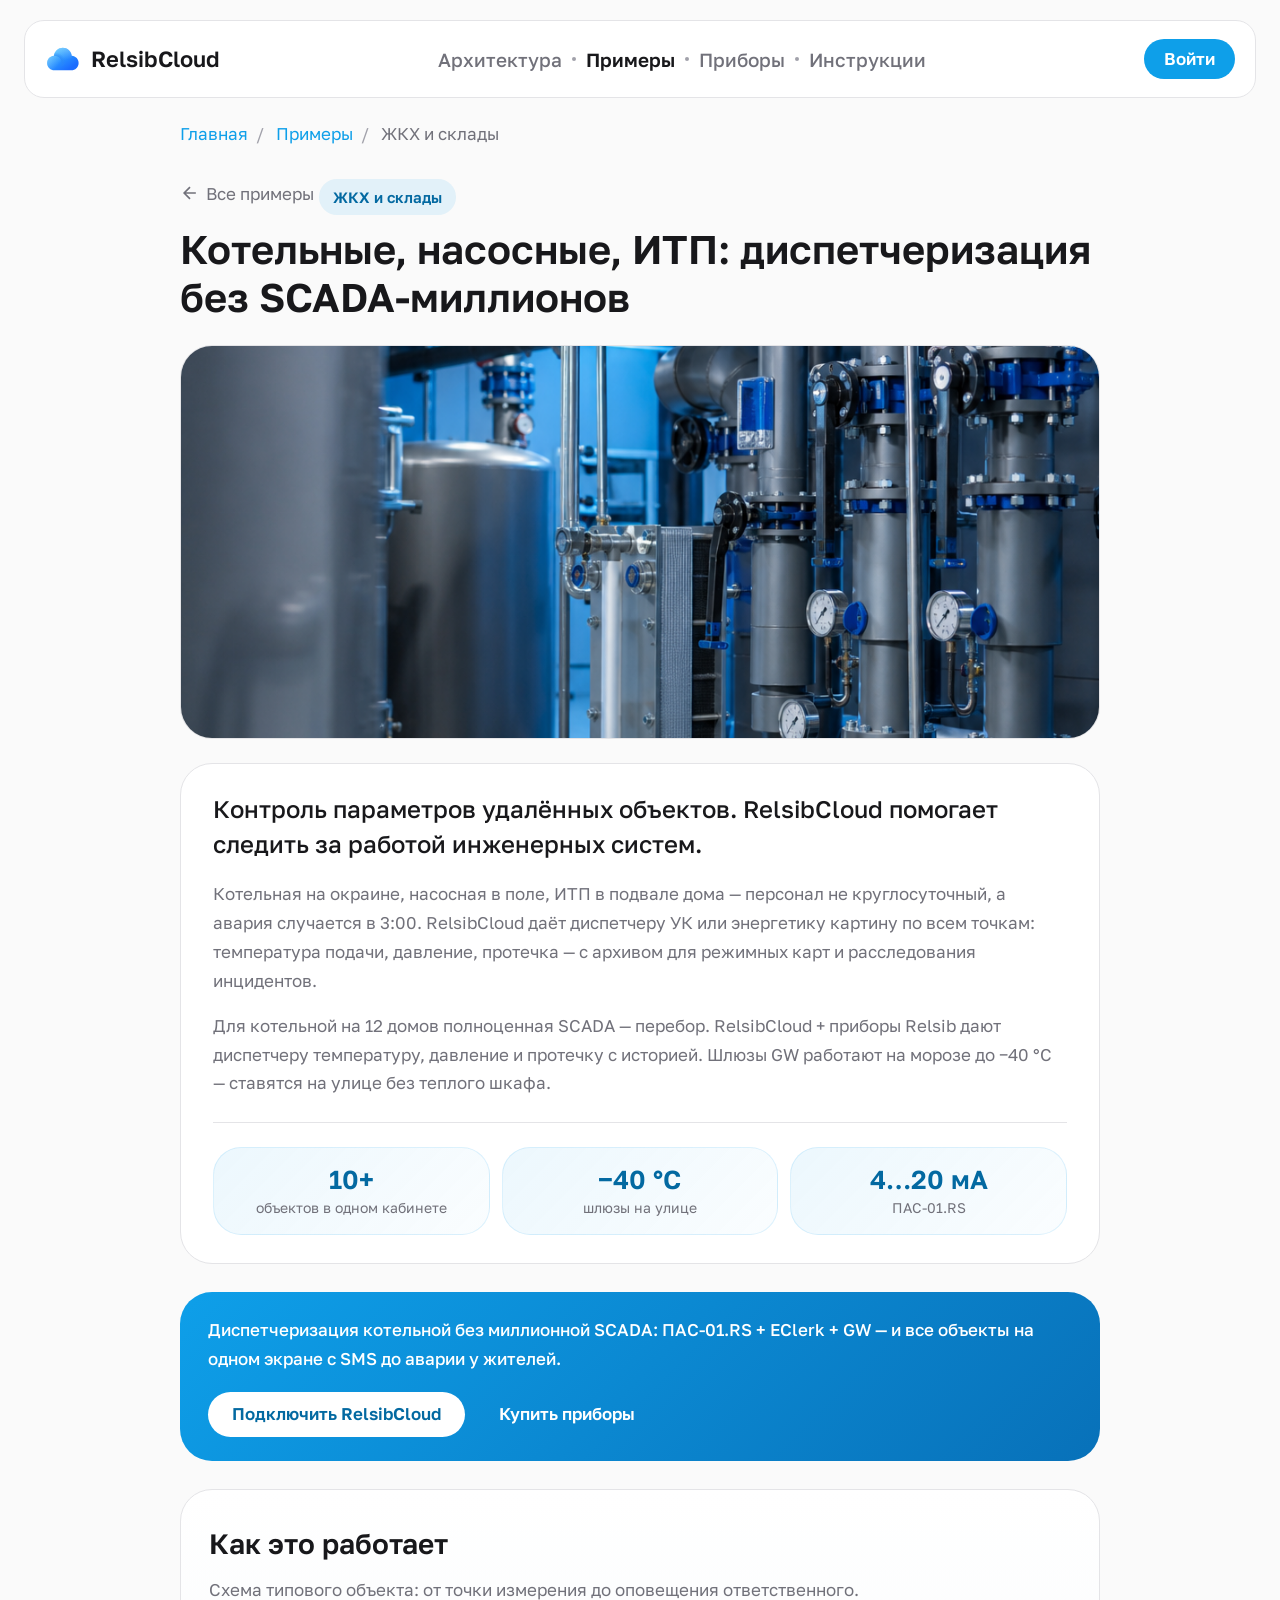
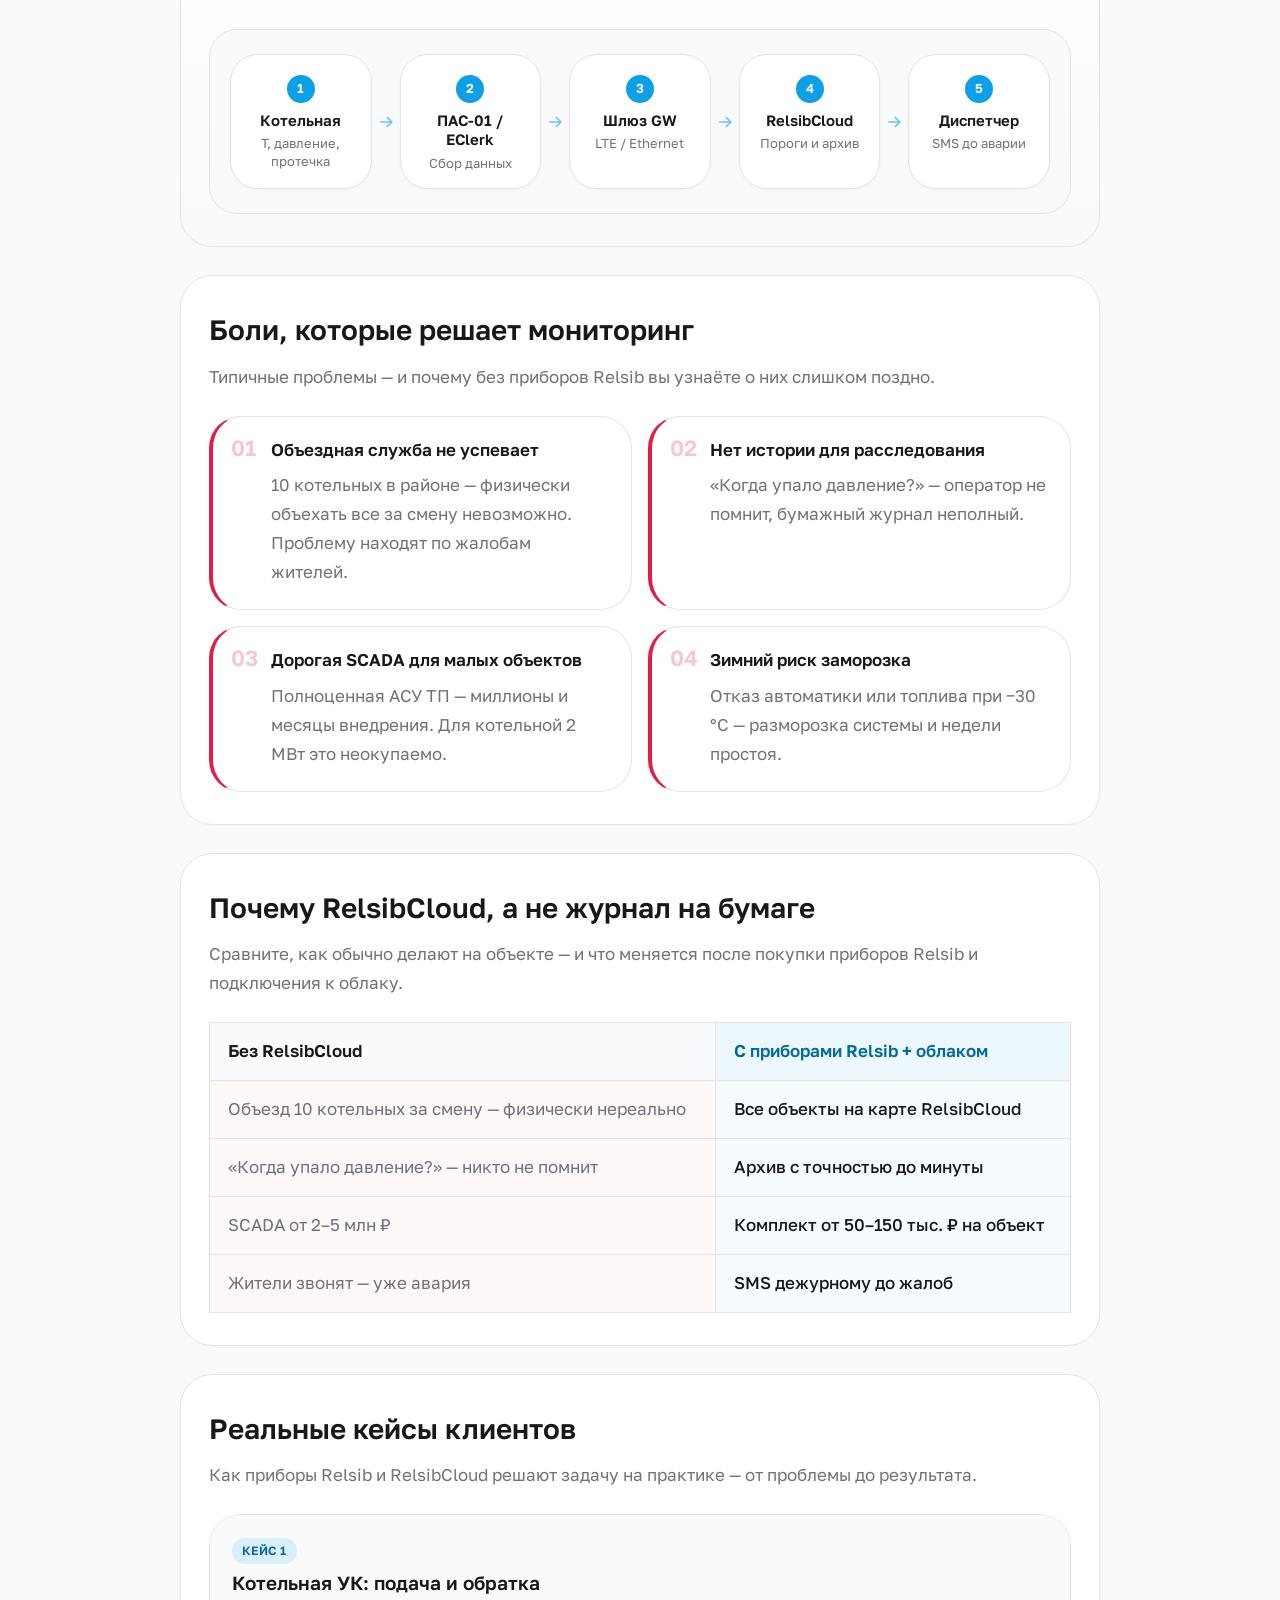
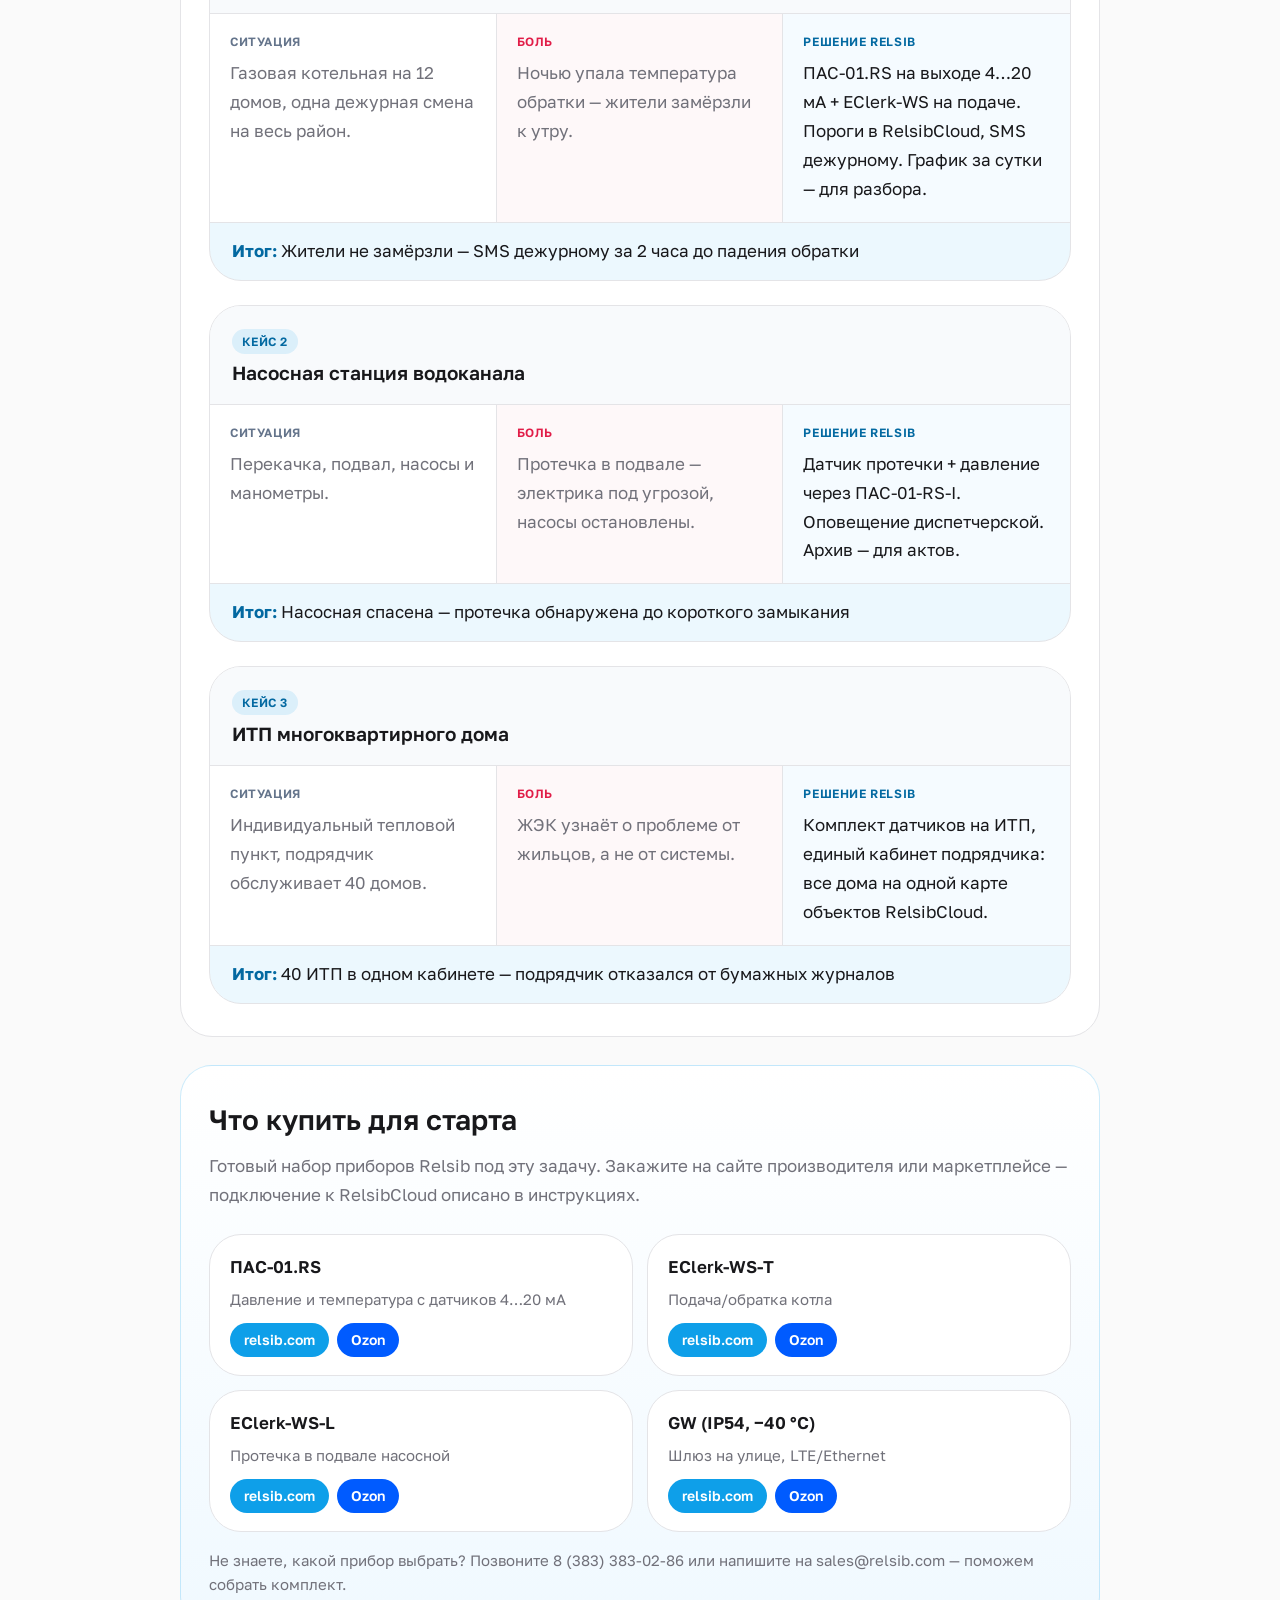
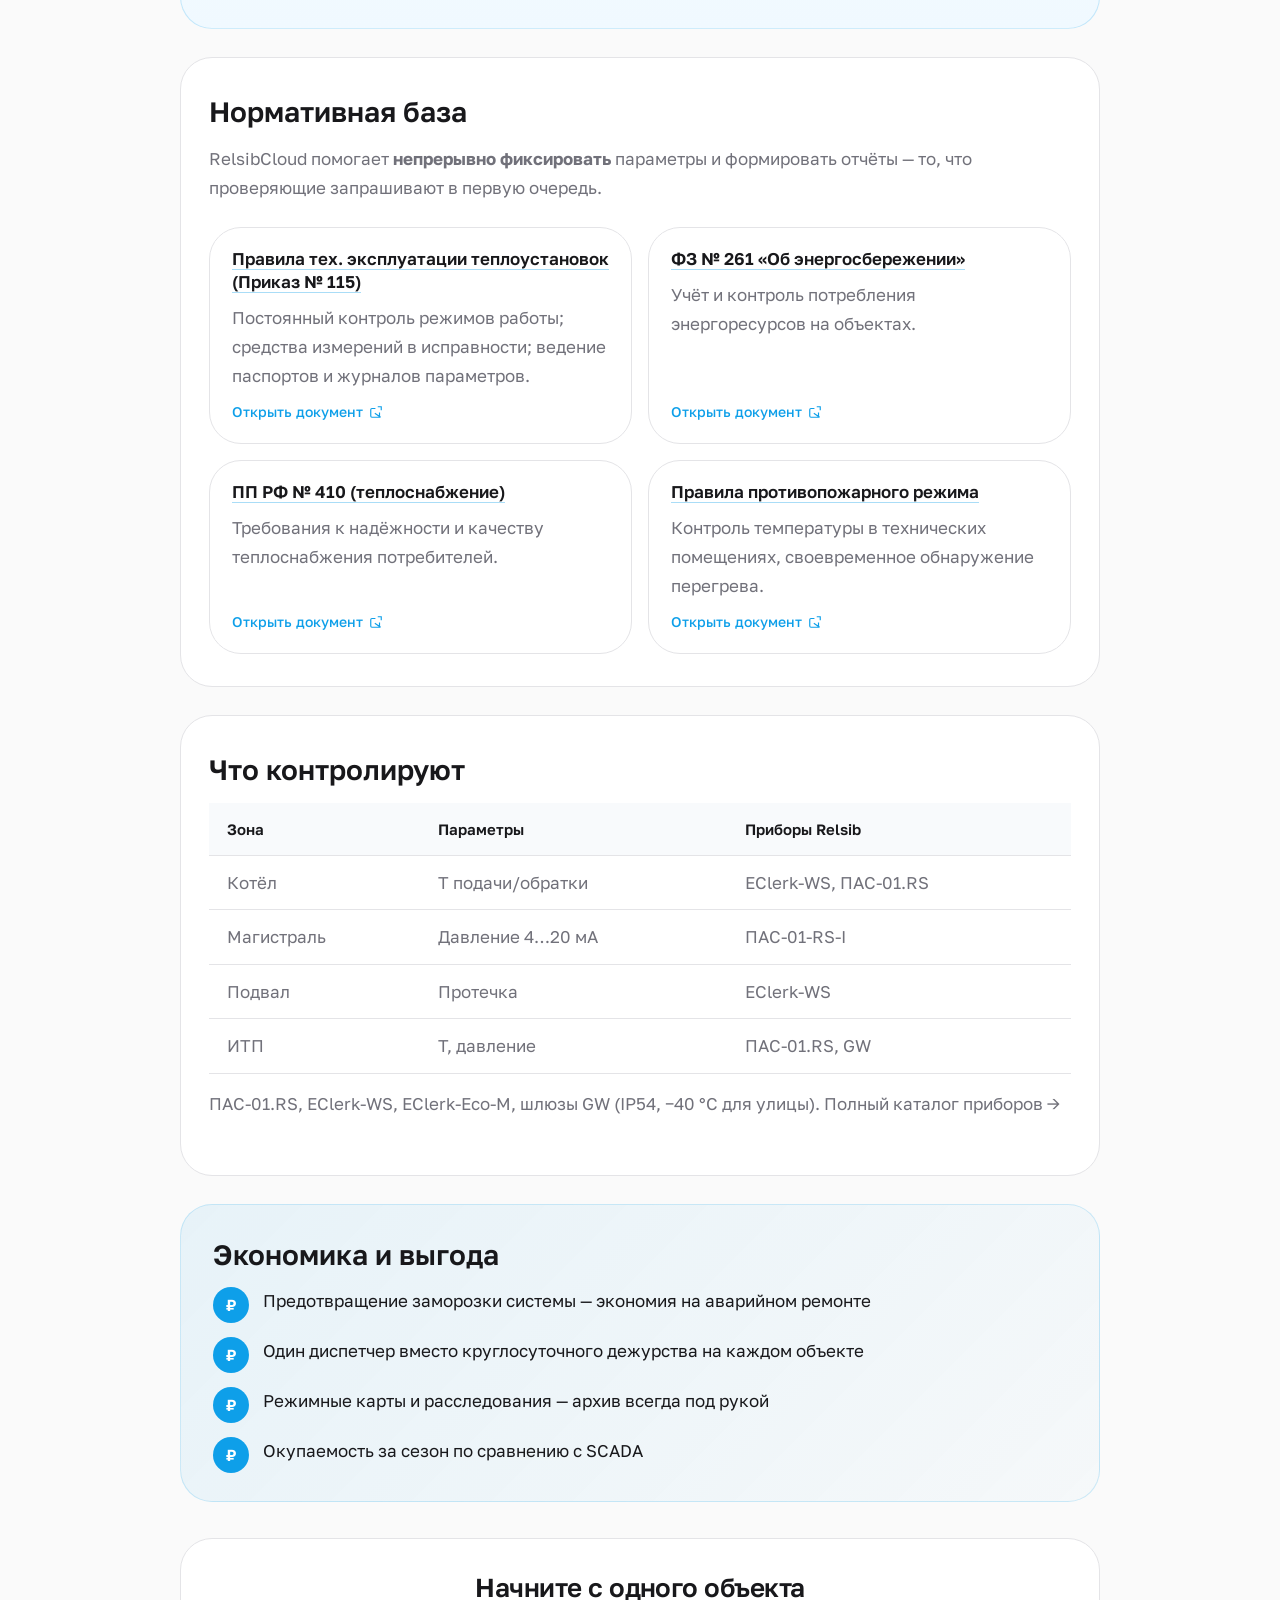
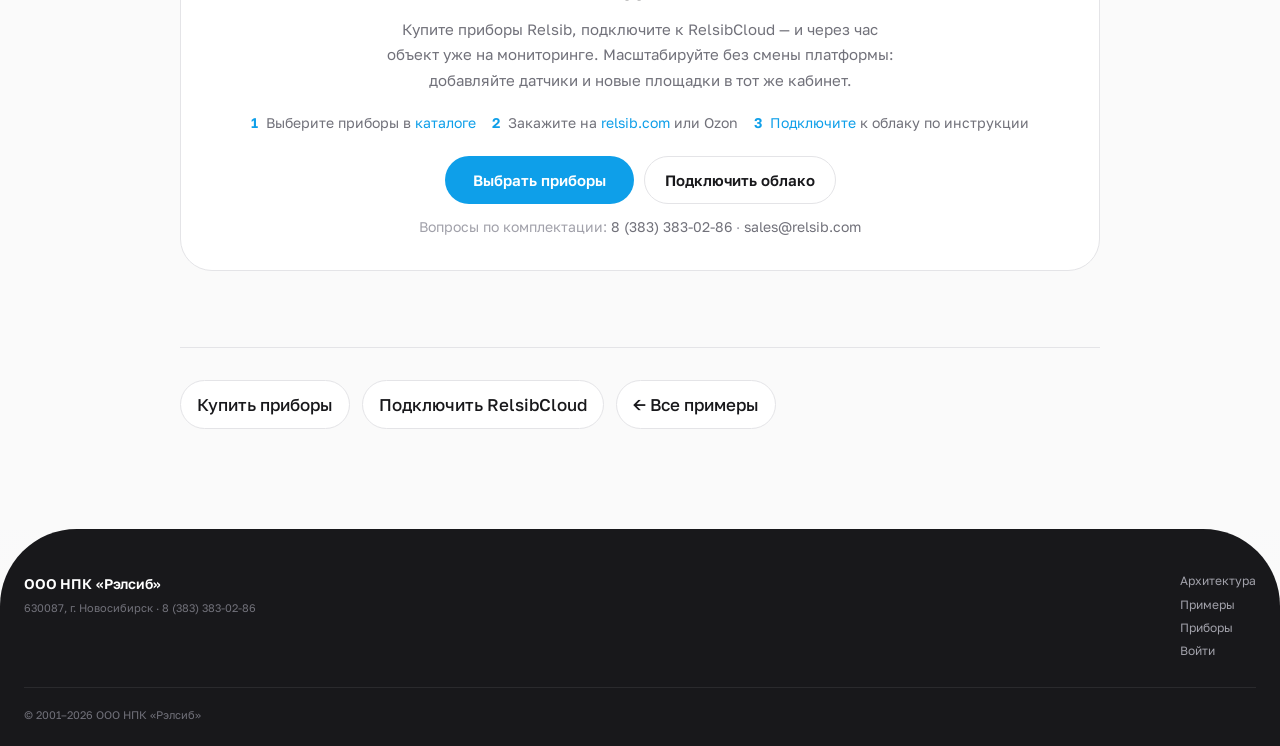
<file: use-cases/zhkh.html>
<!DOCTYPE html>
<html lang="ru">
<head>
  <meta charset="UTF-8">
  <meta name="viewport" content="width=device-width, initial-scale=1.0">
  <title>ЖКХ — котельные и удалённые объекты | RelsibCloud</title>
  <meta name="description" content="Удалённый мониторинг котельных, давления, температуры и протечек для ЖКХ и инженерных служб.">
  <meta name="robots" content="index, follow">
  <meta name="theme-color" content="#0e9fe9">
  <link rel="canonical" href="https://relsibcloud.com/use-cases/zhkh.html">
  <meta property="og:type" content="article">
  <meta property="og:site_name" content="RelsibCloud">
  <meta property="og:title" content="ЖКХ — котельные и удалённые объекты">
  <meta property="og:description" content="Удалённый мониторинг котельных, давления, температуры и протечек для ЖКХ и инженерных служб.">
  <meta property="og:url" content="https://relsibcloud.com/use-cases/zhkh.html">
  <meta property="og:image" content="https://relsibcloud.com/Images/solutions/business/jkh.png">
  <link rel="icon" type="image/svg+xml" href="../Images/Logo/Cloud_logo.svg">
  <link href="https://fonts.googleapis.com/css2?family=Golos+Text:wght@400..900&display=swap" rel="stylesheet">
  <link rel="stylesheet" href="../styles.css?v=20260824a">
</head>
<body>
  <header class="header">
    <div class="header__pill">
      <a href="../index.html" class="header__logo" aria-label="RelsibCloud"><img src="../Images/Logo/Cloud_logo.svg" alt="" width="36" height="36"><span class="header__logo-text">RelsibCloud</span></a>
      <nav class="header__nav">
        <a href="../index.html#architecture" class="header__nav-item">Архитектура</a><span class="header__sep"></span>
        <a href="../index.html#use-cases" class="header__nav-item header__nav-item--active">Примеры</a><span class="header__sep"></span>
        <a href="../devices.html" class="header__nav-item">Приборы</a><span class="header__sep"></span>
        <a href="../index.html#instructions" class="header__nav-item">Инструкции</a>
      </nav>
      <div class="header__right">
        <a href="https://app2.relsibcloud.com/login/" class="btn btn--primary header__auth-btn">Войти</a>
        <button type="button" class="header__burger" aria-label="Меню" aria-expanded="false"><span class="header__burger-line"></span><span class="header__burger-line"></span><span class="header__burger-line"></span></button>
      </div>
    </div>
  </header>

  <main class="page page--guide page--use-case">
    <div class="page__inner page__inner--article">
      <nav class="breadcrumb" aria-label="Навигация">
        <a href="../index.html">Главная</a><span class="breadcrumb__sep">/</span>
        <a href="../index.html#use-cases">Примеры</a><span class="breadcrumb__sep">/</span>
        <span>ЖКХ и склады</span>
      </nav>

      <header class="use-case-header">
        <a href="../index.html#use-cases" class="use-case-header__back" aria-label="Назад к примерам">
          <svg width="20" height="20" viewBox="0 0 24 24" fill="none" stroke="currentColor" stroke-width="2"><path d="M19 12H5M12 19l-7-7 7-7"/></svg>
          Все примеры
        </a>
        <span class="use-case-header__tag">ЖКХ и склады</span>
        <h1 class="use-case-header__title">Котельные, насосные, ИТП: диспетчеризация без SCADA-миллионов</h1>
      </header>

      <figure class="use-case-hero">
        <img src="../Images/solutions/business/jkh.png" alt="ЖКХ и склады" width="1200" height="600" loading="eager">
      </figure>

      <article class="guide use-case-article">
        <section class="use-case-study" id="intro">
          <p class="use-case-study__lead">Контроль параметров удалённых объектов. RelsibCloud помогает следить за работой инженерных систем.</p>
          <p class="use-case-study__body">Котельная на окраине, насосная в поле, ИТП в подвале дома — персонал не круглосуточный, а авария случается в 3:00. RelsibCloud даёт диспетчеру УК или энергетику картину по всем точкам: температура подачи, давление, протечка — с архивом для режимных карт и расследования инцидентов.</p>
          <p class="use-case-study__body">Для котельной на 12 домов полноценная SCADA — перебор. RelsibCloud + приборы Relsib дают диспетчеру температуру, давление и протечку с историей. Шлюзы GW работают на морозе до −40 °C — ставятся на улице без теплого шкафа.</p>
          <div class="use-case-stats">
            <div class="use-case-stat">
              <span class="use-case-stat__value">10+</span>
              <span class="use-case-stat__label">объектов в одном кабинете</span>
            </div>
            <div class="use-case-stat">
              <span class="use-case-stat__value">−40 °C</span>
              <span class="use-case-stat__label">шлюзы на улице</span>
            </div>
            <div class="use-case-stat">
              <span class="use-case-stat__value">4…20 мА</span>
              <span class="use-case-stat__label">ПАС-01.RS</span>
            </div>
          </div>
        </section>

        <aside class="use-case-pitch" id="pitch">
          <p class="use-case-pitch__text">Диспетчеризация котельной без миллионной SCADA: ПАС-01.RS + EClerk + GW — и все объекты на одном экране с SMS до аварии у жителей.</p>
          <div class="use-case-pitch__actions">
            <a href="https://app2.relsibcloud.com/join/" class="btn btn--primary">Подключить RelsibCloud</a>
            <a href="../devices.html" class="btn btn--ghost">Купить приборы</a>
          </div>
        </aside>

        <section class="guide__section guide__section--flow" id="flow">
          <h2 class="guide__heading guide__heading--lg">Как это работает</h2>
          <p class="guide__lead">Схема типового объекта: от точки измерения до оповещения ответственного.</p>
          <div class="use-case-flow">
            <div class="use-case-flow__track">
            <div class="use-case-flow__step">
              <span class="use-case-flow__num">1</span>
              <strong class="use-case-flow__title">Котельная</strong>
              <span class="use-case-flow__desc">T, давление, протечка</span>
            </div>
            <div class="use-case-flow__arrow" aria-hidden="true"><svg width="20" height="20" viewBox="0 0 24 24" fill="none" stroke="currentColor" stroke-width="2"><path d="M5 12h14M13 6l6 6-6 6"/></svg></div>
            <div class="use-case-flow__step">
              <span class="use-case-flow__num">2</span>
              <strong class="use-case-flow__title">ПАС-01 / EClerk</strong>
              <span class="use-case-flow__desc">Сбор данных</span>
            </div>
            <div class="use-case-flow__arrow" aria-hidden="true"><svg width="20" height="20" viewBox="0 0 24 24" fill="none" stroke="currentColor" stroke-width="2"><path d="M5 12h14M13 6l6 6-6 6"/></svg></div>
            <div class="use-case-flow__step">
              <span class="use-case-flow__num">3</span>
              <strong class="use-case-flow__title">Шлюз GW</strong>
              <span class="use-case-flow__desc">LTE / Ethernet</span>
            </div>
            <div class="use-case-flow__arrow" aria-hidden="true"><svg width="20" height="20" viewBox="0 0 24 24" fill="none" stroke="currentColor" stroke-width="2"><path d="M5 12h14M13 6l6 6-6 6"/></svg></div>
            <div class="use-case-flow__step">
              <span class="use-case-flow__num">4</span>
              <strong class="use-case-flow__title">RelsibCloud</strong>
              <span class="use-case-flow__desc">Пороги и архив</span>
            </div>
            <div class="use-case-flow__arrow" aria-hidden="true"><svg width="20" height="20" viewBox="0 0 24 24" fill="none" stroke="currentColor" stroke-width="2"><path d="M5 12h14M13 6l6 6-6 6"/></svg></div>
            <div class="use-case-flow__step">
              <span class="use-case-flow__num">5</span>
              <strong class="use-case-flow__title">Диспетчер</strong>
              <span class="use-case-flow__desc">SMS до аварии</span>
            </div>
            </div>
          </div>
        </section>

        <section class="guide__section" id="pains">
          <h2 class="guide__heading guide__heading--lg">Боли, которые решает мониторинг</h2>
          <p class="guide__lead">Типичные проблемы — и почему без приборов Relsib вы узнаёте о них слишком поздно.</p>
          <div class="use-case-pains">
            <article class="use-case-pain">
              <span class="use-case-pain__num">01</span>
              <h3 class="use-case-pain__title">Объездная служба не успевает</h3>
              <p class="use-case-pain__text">10 котельных в районе — физически объехать все за смену невозможно. Проблему находят по жалобам жителей.</p>
            </article>
            <article class="use-case-pain">
              <span class="use-case-pain__num">02</span>
              <h3 class="use-case-pain__title">Нет истории для расследования</h3>
              <p class="use-case-pain__text">«Когда упало давление?» — оператор не помнит, бумажный журнал неполный.</p>
            </article>
            <article class="use-case-pain">
              <span class="use-case-pain__num">03</span>
              <h3 class="use-case-pain__title">Дорогая SCADA для малых объектов</h3>
              <p class="use-case-pain__text">Полноценная АСУ ТП — миллионы и месяцы внедрения. Для котельной 2 МВт это неокупаемо.</p>
            </article>
            <article class="use-case-pain">
              <span class="use-case-pain__num">04</span>
              <h3 class="use-case-pain__title">Зимний риск заморозка</h3>
              <p class="use-case-pain__text">Отказ автоматики или топлива при −30 °C — разморозка системы и недели простоя.</p>
            </article>
          </div>
        </section>

        <section class="guide__section" id="compare">
          <h2 class="guide__heading guide__heading--lg">Почему RelsibCloud, а не журнал на бумаге</h2>
          <p class="guide__lead">Сравните, как обычно делают на объекте — и что меняется после покупки приборов Relsib и подключения к облаку.</p>
          <div class="use-case-compare-wrap">
            <table class="use-case-compare">
              <thead>
                <tr>
                  <th>Без RelsibCloud</th>
                  <th>С приборами Relsib + облаком</th>
                </tr>
              </thead>
              <tbody>
              <tr>
                <td class="use-case-compare__bad">Объезд 10 котельных за смену — физически нереально</td>
                <td class="use-case-compare__good">Все объекты на карте RelsibCloud</td>
              </tr>
              <tr>
                <td class="use-case-compare__bad">«Когда упало давление?» — никто не помнит</td>
                <td class="use-case-compare__good">Архив с точностью до минуты</td>
              </tr>
              <tr>
                <td class="use-case-compare__bad">SCADA от 2–5 млн ₽</td>
                <td class="use-case-compare__good">Комплект от 50–150 тыс. ₽ на объект</td>
              </tr>
              <tr>
                <td class="use-case-compare__bad">Жители звонят — уже авария</td>
                <td class="use-case-compare__good">SMS дежурному до жалоб</td>
              </tr>
              </tbody>
            </table>
          </div>
        </section>

        <section class="guide__section" id="scenarios">
          <h2 class="guide__heading guide__heading--lg">Реальные кейсы клиентов</h2>
          <p class="guide__lead">Как приборы Relsib и RelsibCloud решают задачу на практике — от проблемы до результата.</p>
          <div class="use-case-scenarios">
            <article class="use-case-scenario">
              <header class="use-case-scenario__head">
                <span class="use-case-scenario__badge">Кейс 1</span>
                <h3 class="use-case-scenario__title">Котельная УК: подача и обратка</h3>
              </header>
              <div class="use-case-scenario__grid">
                <div class="use-case-scenario__cell use-case-scenario__cell--ctx">
                  <span class="use-case-scenario__label">Ситуация</span>
                  <p>Газовая котельная на 12 домов, одна дежурная смена на весь район.</p>
                </div>
                <div class="use-case-scenario__cell use-case-scenario__cell--pain">
                  <span class="use-case-scenario__label">Боль</span>
                  <p>Ночью упала температура обратки — жители замёрзли к утру.</p>
                </div>
                <div class="use-case-scenario__cell use-case-scenario__cell--fix">
                  <span class="use-case-scenario__label">Решение Relsib</span>
                  <p>ПАС-01.RS на выходе 4…20 мА + EClerk-WS на подаче. Пороги в RelsibCloud, SMS дежурному. График за сутки — для разбора.</p>
                </div>
              </div>
              <p class="use-case-scenario__result"><strong>Итог:</strong> Жители не замёрзли — SMS дежурному за 2 часа до падения обратки</p>
            </article>
            <article class="use-case-scenario">
              <header class="use-case-scenario__head">
                <span class="use-case-scenario__badge">Кейс 2</span>
                <h3 class="use-case-scenario__title">Насосная станция водоканала</h3>
              </header>
              <div class="use-case-scenario__grid">
                <div class="use-case-scenario__cell use-case-scenario__cell--ctx">
                  <span class="use-case-scenario__label">Ситуация</span>
                  <p>Перекачка, подвал, насосы и манометры.</p>
                </div>
                <div class="use-case-scenario__cell use-case-scenario__cell--pain">
                  <span class="use-case-scenario__label">Боль</span>
                  <p>Протечка в подвале — электрика под угрозой, насосы остановлены.</p>
                </div>
                <div class="use-case-scenario__cell use-case-scenario__cell--fix">
                  <span class="use-case-scenario__label">Решение Relsib</span>
                  <p>Датчик протечки + давление через ПАС-01-RS-I. Оповещение диспетчерской. Архив — для актов.</p>
                </div>
              </div>
              <p class="use-case-scenario__result"><strong>Итог:</strong> Насосная спасена — протечка обнаружена до короткого замыкания</p>
            </article>
            <article class="use-case-scenario">
              <header class="use-case-scenario__head">
                <span class="use-case-scenario__badge">Кейс 3</span>
                <h3 class="use-case-scenario__title">ИТП многоквартирного дома</h3>
              </header>
              <div class="use-case-scenario__grid">
                <div class="use-case-scenario__cell use-case-scenario__cell--ctx">
                  <span class="use-case-scenario__label">Ситуация</span>
                  <p>Индивидуальный тепловой пункт, подрядчик обслуживает 40 домов.</p>
                </div>
                <div class="use-case-scenario__cell use-case-scenario__cell--pain">
                  <span class="use-case-scenario__label">Боль</span>
                  <p>ЖЭК узнаёт о проблеме от жильцов, а не от системы.</p>
                </div>
                <div class="use-case-scenario__cell use-case-scenario__cell--fix">
                  <span class="use-case-scenario__label">Решение Relsib</span>
                  <p>Комплект датчиков на ИТП, единый кабинет подрядчика: все дома на одной карте объектов RelsibCloud.</p>
                </div>
              </div>
              <p class="use-case-scenario__result"><strong>Итог:</strong> 40 ИТП в одном кабинете — подрядчик отказался от бумажных журналов</p>
            </article>
          </div>
        </section>

        <section class="guide__section guide__section--kit" id="kit">
          <h2 class="guide__heading guide__heading--lg">Что купить для старта</h2>
          <p class="guide__lead">Готовый набор приборов Relsib под эту задачу. Закажите на сайте производителя или маркетплейсе — подключение к RelsibCloud описано в <a href="../index.html#instructions">инструкциях</a>.</p>
          <div class="use-case-kits">
            <article class="use-case-kit">
              <h3 class="use-case-kit__name">ПАС-01.RS</h3>
              <p class="use-case-kit__role">Давление и температура с датчиков 4…20 мА</p>
              <div class="use-case-kit__shops">
                <a class="use-case-kit__buy use-case-kit__buy--relsib" href="https://relsib.com/catalog/preobrazovateli-pas-01-rs/" target="_blank" rel="noopener noreferrer">relsib.com</a>
                <a class="use-case-kit__buy use-case-kit__buy--ozon" href="https://www.ozon.ru/search/?text=Рэлсиб+ПАС-01" target="_blank" rel="noopener noreferrer">Ozon</a>
              </div>
            </article>
            <article class="use-case-kit">
              <h3 class="use-case-kit__name">EClerk-WS-T</h3>
              <p class="use-case-kit__role">Подача/обратка котла</p>
              <div class="use-case-kit__shops">
                <a class="use-case-kit__buy use-case-kit__buy--relsib" href="https://relsib.com/product/datchik-temperaturyeclerk-ws-t-i-s-bluetooth50" target="_blank" rel="noopener noreferrer">relsib.com</a>
                <a class="use-case-kit__buy use-case-kit__buy--ozon" href="https://www.ozon.ru/search/?text=Рэлсиб+EClerk-WS-T" target="_blank" rel="noopener noreferrer">Ozon</a>
              </div>
            </article>
            <article class="use-case-kit">
              <h3 class="use-case-kit__name">EClerk-WS-L</h3>
              <p class="use-case-kit__role">Протечка в подвале насосной</p>
              <div class="use-case-kit__shops">
                <a class="use-case-kit__buy use-case-kit__buy--relsib" href="https://relsib.com/product/datchik-protechki-eclerk-ws-l-i" target="_blank" rel="noopener noreferrer">relsib.com</a>
                <a class="use-case-kit__buy use-case-kit__buy--ozon" href="https://www.ozon.ru/search/?text=Рэлсиб+EClerk-WS-L" target="_blank" rel="noopener noreferrer">Ozon</a>
              </div>
            </article>
            <article class="use-case-kit">
              <h3 class="use-case-kit__name">GW (IP54, −40 °C)</h3>
              <p class="use-case-kit__role">Шлюз на улице, LTE/Ethernet</p>
              <div class="use-case-kit__shops">
                <a class="use-case-kit__buy use-case-kit__buy--relsib" href="https://relsib.com/catalog/shlyuzy-gw/" target="_blank" rel="noopener noreferrer">relsib.com</a>
                <a class="use-case-kit__buy use-case-kit__buy--ozon" href="https://www.ozon.ru/search/?text=Рэлсиб+GW" target="_blank" rel="noopener noreferrer">Ozon</a>
              </div>
            </article>
          </div>
          <p class="use-case-kit__note">Не знаете, какой прибор выбрать? Позвоните <a href="tel:+73833830286">8 (383) 383-02-86</a> или напишите на <a href="mailto:sales@relsib.com">sales@relsib.com</a> — поможем собрать комплект.</p>
        </section>

        <section class="guide__section" id="regs">
          <h2 class="guide__heading guide__heading--lg">Нормативная база</h2>
          <p class="guide__lead">RelsibCloud помогает <strong>непрерывно фиксировать</strong> параметры и формировать отчёты — то, что проверяющие запрашивают в первую очередь.</p>
          <div class="use-case-regs">
            <article class="use-case-reg">
              <h3 class="use-case-reg__title"><a href="https://www.consultant.ru/document/cons_doc_LAW_139028/" target="_blank" rel="noopener noreferrer">Правила тех. эксплуатации теплоустановок (Приказ № 115)</a></h3>
              <p class="use-case-reg__text">Постоянный контроль режимов работы; средства измерений в исправности; ведение паспортов и журналов параметров.</p>
              <a class="use-case-reg__link" href="https://www.consultant.ru/document/cons_doc_LAW_139028/" target="_blank" rel="noopener noreferrer">Открыть документ<svg width="14" height="14" viewBox="0 0 24 24" fill="none" stroke="currentColor" stroke-width="2"><path d="M18 13v6a2 2 0 0 1-2 2H5a2 2 0 0 1-2-2V8a2 2 0 0 1 2-2h6M15 3h6v6M10 14 20 21"/></svg></a>
            </article>
            <article class="use-case-reg">
              <h3 class="use-case-reg__title"><a href="https://www.consultant.ru/document/cons_doc_LAW_101723/" target="_blank" rel="noopener noreferrer">ФЗ № 261 «Об энергосбережении»</a></h3>
              <p class="use-case-reg__text">Учёт и контроль потребления энергоресурсов на объектах.</p>
              <a class="use-case-reg__link" href="https://www.consultant.ru/document/cons_doc_LAW_101723/" target="_blank" rel="noopener noreferrer">Открыть документ<svg width="14" height="14" viewBox="0 0 24 24" fill="none" stroke="currentColor" stroke-width="2"><path d="M18 13v6a2 2 0 0 1-2 2H5a2 2 0 0 1-2-2V8a2 2 0 0 1 2-2h6M15 3h6v6M10 14 20 21"/></svg></a>
            </article>
            <article class="use-case-reg">
              <h3 class="use-case-reg__title"><a href="https://www.consultant.ru/document/cons_doc_LAW_117766/" target="_blank" rel="noopener noreferrer">ПП РФ № 410 (теплоснабжение)</a></h3>
              <p class="use-case-reg__text">Требования к надёжности и качеству теплоснабжения потребителей.</p>
              <a class="use-case-reg__link" href="https://www.consultant.ru/document/cons_doc_LAW_117766/" target="_blank" rel="noopener noreferrer">Открыть документ<svg width="14" height="14" viewBox="0 0 24 24" fill="none" stroke="currentColor" stroke-width="2"><path d="M18 13v6a2 2 0 0 1-2 2H5a2 2 0 0 1-2-2V8a2 2 0 0 1 2-2h6M15 3h6v6M10 14 20 21"/></svg></a>
            </article>
            <article class="use-case-reg">
              <h3 class="use-case-reg__title"><a href="https://www.consultant.ru/document/cons_doc_LAW_19101/" target="_blank" rel="noopener noreferrer">Правила противопожарного режима</a></h3>
              <p class="use-case-reg__text">Контроль температуры в технических помещениях, своевременное обнаружение перегрева.</p>
              <a class="use-case-reg__link" href="https://www.consultant.ru/document/cons_doc_LAW_19101/" target="_blank" rel="noopener noreferrer">Открыть документ<svg width="14" height="14" viewBox="0 0 24 24" fill="none" stroke="currentColor" stroke-width="2"><path d="M18 13v6a2 2 0 0 1-2 2H5a2 2 0 0 1-2-2V8a2 2 0 0 1 2-2h6M15 3h6v6M10 14 20 21"/></svg></a>
            </article>
          </div>
        </section>

        <section class="guide__section" id="params">
          <h2 class="guide__heading guide__heading--lg">Что контролируют</h2>
          <div class="use-case-study__table-wrap">
            <table class="use-case-table">
              <thead><tr><th>Зона</th><th>Параметры</th><th>Приборы Relsib</th></tr></thead>
              <tbody>
              <tr><td>Котёл</td><td>T подачи/обратки</td><td>EClerk-WS, ПАС-01.RS</td></tr>
              <tr><td>Магистраль</td><td>Давление 4…20 мА</td><td>ПАС-01-RS-I</td></tr>
              <tr><td>Подвал</td><td>Протечка</td><td>EClerk-WS</td></tr>
              <tr><td>ИТП</td><td>T, давление</td><td>ПАС-01.RS, GW</td></tr>
              </tbody>
            </table>
          </div>
          <p class="guide__lead use-case-devices">ПАС-01.RS, EClerk-WS, EClerk-Eco-M, шлюзы GW (IP54, −40 °C для улицы). <a href="../devices.html">Полный каталог приборов →</a></p>
        </section>

        <section class="guide__section use-case-value" id="value">
          <h2 class="guide__heading guide__heading--lg">Экономика и выгода</h2>
          <ul class="use-case-roi">
            <li class="use-case-roi__item">
              <span class="use-case-roi__icon" aria-hidden="true">₽</span>
              <span>Предотвращение заморозки системы — экономия на аварийном ремонте</span>
            </li>
            <li class="use-case-roi__item">
              <span class="use-case-roi__icon" aria-hidden="true">₽</span>
              <span>Один диспетчер вместо круглосуточного дежурства на каждом объекте</span>
            </li>
            <li class="use-case-roi__item">
              <span class="use-case-roi__icon" aria-hidden="true">₽</span>
              <span>Режимные карты и расследования — архив всегда под рукой</span>
            </li>
            <li class="use-case-roi__item">
              <span class="use-case-roi__icon" aria-hidden="true">₽</span>
              <span>Окупаемость за сезон по сравнению с SCADA</span>
            </li>
          </ul>
        </section>

        <section class="use-case-sales" id="buy">
          <div class="use-case-sales__inner">
            <h2 class="use-case-sales__title">Начните с одного объекта</h2>
            <p class="use-case-sales__text">Купите приборы Relsib, подключите к RelsibCloud — и через час объект уже на мониторинге. Масштабируйте без смены платформы: добавляйте датчики и новые площадки в тот же кабинет.</p>
            <div class="use-case-sales__steps">
              <div class="use-case-sales__step"><span>1</span> Выберите приборы в <a href="../devices.html">каталоге</a></div>
              <div class="use-case-sales__step"><span>2</span> Закажите на <a href="https://relsib.com/" target="_blank" rel="noopener">relsib.com</a> или Ozon</div>
              <div class="use-case-sales__step"><span>3</span> <a href="https://app2.relsibcloud.com/join/">Подключите</a> к облаку по инструкции</div>
            </div>
            <div class="use-case-sales__actions">
              <a href="../devices.html" class="btn btn--primary btn--large">Выбрать приборы</a>
              <a href="https://app2.relsibcloud.com/join/" class="btn btn--ghost btn--large">Подключить облако</a>
            </div>
            <p class="use-case-sales__contact">Вопросы по комплектации: <a href="tel:+73833830286">8 (383) 383-02-86</a> · <a href="mailto:sales@relsib.com">sales@relsib.com</a></p>
          </div>
        </section>

        <nav class="guide-nav use-case-cta">
          <a href="../devices.html" class="btn btn--primary guide-nav__link">Купить приборы</a>
          <a href="https://app2.relsibcloud.com/join/" class="btn btn--ghost guide-nav__link">Подключить RelsibCloud</a>
          <a href="../index.html#use-cases" class="guide-nav__link">← Все примеры</a>
        </nav>
      </article>
    </div>
  </main>

  <footer class="footer">
    <div class="footer__inner footer__inner--compact">
      <div class="footer__col">
        <p class="footer__title">ООО НПК «Рэлсиб»</p>
        <p class="footer__legal-name">630087, г.&nbsp;Новосибирск · <a href="tel:+73833830286">8 (383) 383-02-86</a></p>
      </div>
      <div class="footer__col">
        <nav class="footer__nav" aria-label="Разделы">
          <a href="../index.html#architecture">Архитектура</a>
          <a href="../index.html#use-cases">Примеры</a>
          <a href="../devices.html">Приборы</a>
          <a href="https://app2.relsibcloud.com/login/" target="_blank" rel="noopener">Войти</a>
        </nav>
      </div>
    </div>
    <div class="footer__bottom"><p class="footer__copyright">© 2001–2026 ООО НПК «Рэлсиб»</p></div>
  </footer>
  <!-- Yandex.Metrika counter -->
<script type="text/javascript">
  (function(m,e,t,r,i,k,a){
      m[i]=m[i]||function(){(m[i].a=m[i].a||[]).push(arguments)};
      m[i].l=1*new Date();
      for (var j = 0; j < document.scripts.length; j++) {if (document.scripts[j].src === r) { return; }}
      k=e.createElement(t),a=e.getElementsByTagName(t)[0],k.async=1,k.src=r,a.parentNode.insertBefore(k,a)
  })(window, document,'script','https://mc.yandex.ru/metrika/tag.js?id=111382488', 'ym');

  ym(111382488, 'init', {ssr:true, webvisor:true, clickmap:true, ecommerce:"dataLayer", referrer: document.referrer, url: location.href, accurateTrackBounce:true, trackLinks:true});
</script>
<noscript><div><img src="https://mc.yandex.ru/watch/111382488" style="position:absolute; left:-9999px;" alt="" /></div></noscript>
<!-- /Yandex.Metrika counter -->
</body>
</html>
</file>
<file: styles.css>
/* RelsibCloud — современный дизайн */
:root {
  --font-main: 'Golos Text', -apple-system, BlinkMacSystemFont, 'Segoe UI', sans-serif;
  /* Премиальная светлая палитра */
  --accent: #0e9fe9;
  --accent-dark: #0369a1;
  --accent-soft: rgba(14, 159, 233, 0.08);
  --text: #18181b;
  --text-muted: #71717a;
  --text-light: #a1a1aa;
  --bg: #fafafa;
  --bg-card: #ffffff;
  --bg-tint: #f5f7fa;
  --border: #e4e4e7;
  --radius: 32px;
  --radius-pill: 999px;
  --radius-sm: 16px;
  /* Типографика */
  --font-size-hero: clamp(34px, 3.6vw, 60px);
  --font-size-display: clamp(30px, 4vw, 52px);
  --font-size-page: clamp(26px, 3.1vw, 36px);
  --font-size-h3: 24px;
  --font-size-body-lg: 22px;
  --font-size-body: 19px;
  --font-size-body-sm: 17px;
  --font-size-caption: 15px;
  --font-weight-regular: 400;
  --font-weight-medium: 500;
  --font-weight-semibold: 600;
  --font-weight-bold: 700;
  --line-height-tight: 1.25;
  --line-height-body: 1.6;
  --line-height-loose: 1.7;
  --section-padding: 100px 24px;
}

* {
  box-sizing: border-box;
}

html {
  scroll-behavior: smooth;
  overflow-x: hidden;
}

body {
  font-family: var(--font-main);
  overflow-x: hidden;
  font-size: var(--font-size-body);
  line-height: var(--line-height-body);
  color: var(--text);
  background: linear-gradient(180deg, #fafafa 0%, var(--bg-tint) 50%, #fafafa 100%);
  margin: 0;
  padding: 0;
}

a {
  color: inherit;
  text-decoration: none;
}

/* === LOADER — простой спиннер === */
.loader {
  position: fixed;
  inset: 0;
  z-index: 9999;
  display: flex;
  align-items: center;
  justify-content: center;
  background: rgba(255, 255, 255, 0.92);
  transition: opacity 0.35s ease, visibility 0.35s ease;
}

.loader.loader--hidden {
  opacity: 0;
  visibility: hidden;
  pointer-events: none;
}

.loader__spinner {
  width: 28px;
  height: 28px;
  border: 2px solid rgba(14, 159, 233, 0.18);
  border-top-color: var(--accent);
  border-radius: 50%;
  animation: loader-spin 0.8s linear infinite;
  box-shadow: 0 0 0 10px #fff;
}

@keyframes loader-spin {
  to { transform: rotate(360deg); }
}

/* === HEADER — pill menu (поверх hero) === */
.header {
  position: fixed;
  top: 0;
  left: 0;
  right: 0;
  z-index: 100;
  padding: 20px 24px;
}

.header__pill {
  max-width: 1400px;
  margin: 0 auto;
  display: flex;
  align-items: center;
  gap: 24px;
  padding: 18px 20px;
  background: var(--bg-card);
  border: 1px solid var(--border);
  border-radius: 20px;
  width: 100%;
  min-width: 0;
}

.header__logo {
  display: flex;
  align-items: center;
  gap: 10px;
  font-family: var(--font-main);
  font-weight: var(--font-weight-semibold);
  font-size: var(--font-size-page);
  color: var(--text);
  flex-shrink: 0;
  line-height: 1;
}

.header__logo-img {
  display: block;
  width: 36px;
  height: 36px;
  object-fit: contain;
  flex-shrink: 0;
}

.header__logo-text {
  font-weight: var(--font-weight-semibold);
  font-size: var(--font-size-body-lg);
  color: var(--text);
  line-height: 1;
}

.header__nav {
  display: flex;
  align-items: center;
  gap: 0;
  flex: 1;
  justify-content: center;
  flex-wrap: nowrap;
  min-width: 0;
}

.header__nav-item {
  font-family: var(--font-main);
  font-weight: var(--font-weight-medium);
  font-size: var(--font-size-body);
  color: var(--text-muted);
  padding: 6px 10px;
  white-space: nowrap;
  transition: color 0.2s;
  line-height: 1;
  display: inline-flex;
  align-items: center;
}

.header__nav-item:hover {
  color: var(--text);
}

.header__nav-item--active {
  color: var(--text);
  font-weight: var(--font-weight-semibold);
}

.header__sep {
  width: 4px;
  height: 4px;
  background: var(--text-light);
  border-radius: 50%;
  flex-shrink: 0;
  align-self: center;
}

.header__right {
  display: flex;
  align-items: center;
  gap: 16px;
  flex-shrink: 0;
  line-height: 1;
}

.header__icon {
  display: flex;
  align-items: center;
  justify-content: center;
  width: 40px;
  height: 40px;
  color: var(--text-muted);
  border-radius: 50%;
  transition: color 0.2s, background 0.2s;
}

.header__icon:hover {
  color: var(--accent);
  background: var(--accent-soft);
}

.header__right .btn--primary {
  padding: 10px 20px;
}

/* Бургер и мобильное меню */
.header__burger {
  display: none;
  flex-direction: column;
  justify-content: center;
  align-items: center;
  width: 44px;
  height: 44px;
  padding: 0;
  border: none;
  background: transparent;
  cursor: pointer;
  color: var(--text);
  border-radius: 12px;
  transition: background 0.2s;
}
.header__burger:hover {
  background: var(--accent-soft);
}
.header__burger-line {
  display: block;
  width: 22px;
  height: 2px;
  background: currentColor;
  border-radius: 1px;
  margin: 3px 0;
  transition: transform 0.25s, opacity 0.25s;
}
.header--menu-open .header__burger-line:nth-child(1) {
  transform: translateY(8px) rotate(45deg);
}
.header--menu-open .header__burger-line:nth-child(2) {
  opacity: 0;
}
.header--menu-open .header__burger-line:nth-child(3) {
  transform: translateY(-8px) rotate(-45deg);
}

.header__menu-overlay {
  display: none;
  position: fixed;
  inset: 0;
  background: rgba(0, 0, 0, 0.35);
  z-index: 199;
  opacity: 0;
  pointer-events: none;
  transition: opacity 0.3s;
}
.header__menu {
  display: none;
  position: fixed;
  top: 0;
  right: 0;
  bottom: 0;
  width: 85%;
  max-width: 340px;
  background: var(--bg-card);
  box-shadow: -4px 0 24px rgba(0, 0, 0, 0.12);
  z-index: 200;
  padding: 24px;
  overflow-y: auto;
  flex-direction: column;
  gap: 0;
  transform: translateX(100%);
  transition: transform 0.3s cubic-bezier(.4, 0, .2, 1);
  pointer-events: none;
  visibility: hidden;
}
.header__menu-close {
  align-self: flex-end;
  display: flex;
  align-items: center;
  justify-content: center;
  width: 40px;
  height: 40px;
  border: none;
  background: transparent;
  color: var(--text-muted);
  border-radius: 12px;
  cursor: pointer;
  margin-bottom: 16px;
  transition: background 0.2s, color 0.2s;
}
.header__menu-close:hover {
  background: var(--accent-soft);
  color: var(--accent);
}
.header__menu-nav {
  display: flex;
  flex-direction: column;
  gap: 2px;
  flex: 1;
}
.header__menu-link {
  display: block;
  padding: 14px 16px;
  font-family: var(--font-main);
  font-weight: var(--font-weight-medium);
  font-size: var(--font-size-body-sm);
  color: var(--text);
  border-radius: 14px;
  transition: background 0.2s, color 0.2s;
}
.header__menu-link:hover,
.header__menu-link--active {
  background: var(--accent-soft);
  color: var(--accent);
}
.header__menu-right {
  display: flex;
  flex-wrap: wrap;
  align-items: center;
  gap: 12px;
  padding-top: 20px;
  margin-top: 16px;
  border-top: 1px solid var(--border);
}
.header__menu-icon {
  display: flex;
  align-items: center;
  justify-content: center;
  width: 44px;
  height: 44px;
  color: var(--text-muted);
  border-radius: 50%;
  transition: color 0.2s, background 0.2s;
}
.header__menu-icon:hover {
  color: var(--accent);
  background: var(--accent-soft);
}

/* === BUTTONS === */
.btn {
  display: inline-flex;
  align-items: center;
  justify-content: center;
  font-family: var(--font-main);
  font-size: var(--font-size-body-sm);
  font-weight: var(--font-weight-semibold);
  line-height: 1.2;
  padding: 12px 24px;
  border-radius: var(--radius-pill);
  border: none;
  cursor: pointer;
  transition: all 0.25s ease;
  text-decoration: none;
}

.btn--primary {
  background: var(--accent);
  color: #fff;
}

.btn--primary:hover {
  background: var(--accent-dark);
  color: #fff;
}

.btn--ghost {
  background: transparent;
  color: var(--text-muted);
}

.btn--ghost:hover {
  color: var(--accent);
  background: var(--accent-soft);
}

.btn--outline {
  background: transparent;
  color: var(--accent);
  border: 1px solid var(--accent);
}

.btn--outline:hover {
  background: var(--accent-soft);
}

.btn--small {
  padding: 10px 18px;
  font-size: var(--font-size-caption);
}

.btn--large {
  padding: 16px 32px;
  font-size: var(--font-size-body-sm);
}

/* === HERO — 50/50: mockup left, text right === */
.hero {
  display: grid;
  grid-template-columns: 1fr 1fr;
  height: min(92vh, 880px);
  min-height: 640px;
  overflow: hidden;
  min-width: 0;
  width: 100%;
  box-sizing: border-box;
  background: #f3f4f6;
  align-items: center;
  padding: 0 clamp(24px, 4vw, 72px) 0 clamp(72px, 12vw, 200px);
  border-bottom-left-radius: clamp(40px, 6vw, 80px);
  border-bottom-right-radius: clamp(40px, 6vw, 80px);
}

.hero__image {
  position: relative;
  overflow: visible;
  display: flex;
  align-items: center;
  justify-content: flex-end;
  height: 100%;
  padding-right: 8px;
  margin-left: clamp(24px, 4vw, 64px);
}

.hero__image img {
  position: absolute;
  top: 0;
  left: 0;
  width: 100%;
  height: 100%;
  object-fit: cover;
}

.hero__image--ecosystem img {
  position: static;
  top: auto;
  left: auto;
  width: 112px;
  height: 112px;
  object-fit: contain;
}

.hero__image--ecosystem .hero-eco-node__logo {
  width: 88px;
  height: 88px;
}

.hero__image--mockup {
  background: transparent;
}

.hero__image--mockup img {
  position: relative;
  top: auto;
  left: auto;
  width: auto;
  height: auto;
  max-width: 100%;
  max-height: 76%;
  object-fit: contain;
  object-position: center right;
  padding: 0;
  transform: translateX(4%);
}

.hero__image--ecosystem {
  justify-content: center;
  align-items: center;
  padding-right: 0;
  overflow: visible;
}

.hero--ecosystem {
  display: flex;
  flex-direction: column;
  align-items: center;
  grid-template-columns: unset;
  height: auto;
  min-height: 0;
  max-height: none;
  overflow: visible;
  padding: clamp(96px, 12vh, 120px) clamp(20px, 4vw, 48px) clamp(40px, 6vh, 64px);
  background: #f3f4f6;
  border-bottom-left-radius: clamp(40px, 6vw, 80px);
  border-bottom-right-radius: clamp(40px, 6vw, 80px);
}

.hero__inner {
  display: flex;
  flex-direction: column;
  align-items: center;
  width: 100%;
  max-width: 640px;
  margin: 0 auto;
  gap: clamp(32px, 5vh, 48px);
}

.hero__content--center {
  align-items: center;
  text-align: center;
  padding: 0;
  margin: 0;
  height: auto;
  width: 100%;
}

.hero__content--center .hero__title {
  max-width: none;
  white-space: nowrap;
}

.hero__content--center .hero__subtitle,
.hero__content--center .hero__desc {
  max-width: 580px;
  margin-left: auto;
  margin-right: auto;
}

.hero__content--center .hero__subtitle {
  margin-bottom: 40px;
}

.hero__content--center .btn--hero {
  align-self: center;
}

.hero__desc {
  font-size: var(--font-size-body-sm);
  font-weight: var(--font-weight-regular);
  line-height: var(--line-height-loose);
  margin: 0;
  color: var(--text-muted);
}

/* Hero flow diagram — open layout, no card boxes */
.hero-flow {
  display: flex;
  flex-direction: column;
  align-items: center;
  width: 100%;
  gap: 0;
  padding-top: 4px;
}

.hero-flow__head {
  display: flex;
  align-items: flex-end;
  justify-content: center;
  gap: clamp(12px, 2.5vw, 28px);
  width: 100%;
  margin-bottom: 12px;
}

.hero-flow__item {
  display: flex;
  flex-direction: column;
  align-items: center;
  gap: 10px;
  margin: 0;
  padding: 0;
  border: 0;
  background: none;
  box-shadow: none;
}

.hero-flow__item {
  display: flex;
  flex-direction: column;
  align-items: center;
  gap: 10px;
  margin: 0;
  padding: 0;
  border: 0;
  background: none;
  box-shadow: none;
}

.hero-flow__visual {
  display: flex;
  align-items: center;
  justify-content: center;
  min-height: 76px;
}

.hero-flow__visual img {
  display: block;
  width: auto;
  height: auto;
  max-width: 100%;
  object-fit: contain;
}

.hero-flow__visual--logo img {
  width: 66px;
  height: 66px;
}

.hero-flow__visual--user {
  gap: 10px;
  align-items: flex-end;
}

.hero-flow__visual--user img:first-child {
  width: clamp(68px, 8vw, 86px);
  height: auto;
  filter: drop-shadow(0 6px 14px rgba(14, 159, 233, 0.12));
}

.hero-flow__visual--user img:last-child {
  width: clamp(26px, 3.5vw, 34px);
  height: auto;
  filter: drop-shadow(0 4px 10px rgba(14, 159, 233, 0.1));
}

.hero-flow__visual--pair {
  gap: 10px;
}

.hero-flow__visual--pair img:first-child,
.hero-flow__img--app {
  width: auto;
  height: clamp(64px, 8vw, 78px);
  filter: drop-shadow(0 5px 12px rgba(14, 159, 233, 0.12));
}

.hero-flow__visual--pair img:last-child {
  width: 62px;
  height: 62px;
  filter: drop-shadow(0 5px 12px rgba(14, 159, 233, 0.14));
}

.hero-flow__visual:not(.hero-flow__visual--logo):not(.hero-flow__visual--user):not(.hero-flow__visual--pair) img {
  width: clamp(64px, 7vw, 78px);
  height: clamp(64px, 7vw, 78px);
  filter: drop-shadow(0 5px 14px rgba(14, 159, 233, 0.12));
}

.hero-flow__caption {
  display: flex;
  flex-direction: column;
  align-items: center;
  gap: 3px;
  min-width: 0;
  text-align: center;
}

.hero-flow__caption strong {
  font-size: 13px;
  font-weight: var(--font-weight-semibold);
  line-height: 1.25;
  color: var(--text);
}

.hero-flow__caption span {
  font-size: 11px;
  line-height: 1.35;
  color: var(--text-muted);
}

.hero-flow__item--cloud .hero-flow__caption strong {
  font-size: 15px;
  color: var(--accent-dark);
}

.hero-flow__item--cloud .hero-flow__caption span,
.hero-flow__item--user .hero-flow__caption span {
  font-size: 12px;
}

.hero-flow__item--user .hero-flow__caption strong {
  font-size: 15px;
}

.hero-flow__link {
  display: flex;
  align-items: center;
  flex-shrink: 0;
  margin-bottom: 42px;
}

.hero-flow__link-line {
  width: clamp(24px, 4vw, 52px);
  height: 2.5px;
  background: rgba(14, 159, 233, 0.62);
  border-radius: 1px;
}

.hero-flow__link-arrow {
  width: 0;
  height: 0;
  border-top: 5px solid transparent;
  border-bottom: 5px solid transparent;
  border-left: 8px solid rgba(14, 159, 233, 0.72);
}

.hero-flow__cloud-group {
  display: flex;
  flex-direction: column;
  align-items: center;
  gap: 0;
}

.hero-flow__stem {
  position: relative;
  width: 2.5px;
  height: 22px;
  margin: 8px auto 0;
  background: linear-gradient(to top, rgba(14, 159, 233, 0.45), rgba(14, 159, 233, 0.88));
  border-radius: 1px;
}

.hero-flow__stem::after {
  content: "";
  position: absolute;
  top: -1px;
  left: 50%;
  transform: translateX(-50%);
  border-left: 5px solid transparent;
  border-right: 5px solid transparent;
  border-bottom: 7px solid rgba(14, 159, 233, 0.88);
}

.hero-flow__merge {
  position: relative;
  width: min(94%, 840px);
  height: 2.5px;
  margin: 8px auto 4px;
  background: linear-gradient(
    90deg,
    rgba(14, 159, 233, 0.2) 0%,
    rgba(14, 159, 233, 0.72) 50%,
    rgba(14, 159, 233, 0.2) 100%
  );
  border-radius: 1px;
}

.hero-flow__uptakes {
  display: grid;
  grid-template-columns: minmax(92px, 118px) repeat(3, minmax(0, 1fr));
  gap: clamp(10px, 1.6vw, 18px);
  width: 100%;
  margin-bottom: 6px;
}

.hero-flow__uptake {
  position: relative;
  justify-self: center;
  width: 2.5px;
  height: 18px;
  background: linear-gradient(to top, rgba(14, 159, 233, 0.5), rgba(14, 159, 233, 0.85));
  border-radius: 1px;
}

.hero-flow__uptake:nth-child(1) { grid-column: 2; }
.hero-flow__uptake:nth-child(2) { grid-column: 3; }
.hero-flow__uptake:nth-child(3) { grid-column: 4; }

.hero-flow__uptake::after {
  content: "";
  position: absolute;
  top: -1px;
  left: 50%;
  transform: translateX(-50%);
  border-left: 5px solid transparent;
  border-right: 5px solid transparent;
  border-bottom: 7px solid rgba(14, 159, 233, 0.85);
}

.hero-flow__uptake--direct {
  background: linear-gradient(to top, rgba(14, 159, 233, 0.35), rgba(14, 159, 233, 0.72));
}

.hero-flow__level {
  display: grid;
  grid-template-columns: minmax(92px, 118px) minmax(0, 1fr);
  gap: clamp(10px, 1.6vw, 18px);
  align-items: center;
  width: 100%;
}

.hero-flow__level--top {
  margin-bottom: 2px;
}

.hero-flow__level--top .hero-flow__head {
  grid-column: 1 / -1;
  justify-self: center;
}

.hero-flow__level--top .hero-flow__level-label {
  grid-column: 1 / -1;
  justify-self: center;
  text-align: center;
  margin-bottom: 2px;
}

.hero-flow__level-label {
  display: flex;
  flex-direction: column;
  gap: 2px;
  margin: 0;
  text-align: right;
}

.hero-flow__level-name {
  font-size: 11px;
  font-weight: var(--font-weight-semibold);
  letter-spacing: 0.06em;
  text-transform: uppercase;
  line-height: 1.3;
  color: rgba(14, 159, 233, 0.78);
}

.hero-flow__level-hint {
  font-size: 11px;
  line-height: 1.35;
  color: var(--text-muted);
}

.hero-flow__row {
  display: grid;
  grid-template-columns: repeat(4, minmax(0, 1fr));
  gap: clamp(10px, 1.6vw, 18px);
  width: 100%;
}

.hero-flow__row--3 {
  grid-template-columns: repeat(3, minmax(0, 1fr));
}

.hero-flow__sources {
  display: flex;
  align-items: flex-start;
  justify-content: center;
  gap: clamp(10px, 1.4vw, 16px);
  width: 100%;
}

.hero-flow__source {
  display: flex;
  flex-direction: column;
  align-items: center;
  gap: 8px;
  flex: 1 1 0;
  min-width: 0;
}

.hero-flow__source img {
  width: clamp(44px, 5vw, 52px);
  height: clamp(44px, 5vw, 52px);
  object-fit: contain;
  filter: drop-shadow(0 5px 14px rgba(14, 159, 233, 0.12));
}

.hero-flow__item--sources {
  gap: 0;
}

.hero-flow__connectors {
  display: grid;
  grid-template-columns: minmax(92px, 118px) repeat(4, minmax(0, 1fr));
  gap: clamp(10px, 1.6vw, 18px);
  width: 100%;
  margin: 2px 0;
}

.hero-flow__connectors--3 {
  grid-template-columns: minmax(92px, 118px) repeat(3, minmax(0, 1fr));
}

.hero-flow__connectors .hero-flow__vline {
  grid-column: span 1;
  justify-self: center;
  margin: 0;
}

.hero-flow__connectors--3 > .hero-flow__vline:nth-child(1) { grid-column: 2; }
.hero-flow__connectors--3 > .hero-flow__vfork { grid-column: 3; }
.hero-flow__connectors--3 > .hero-flow__vline:nth-child(3) { grid-column: 4; }

/* Y-connector: RS-485 + PAS-01 → GW-RS/E-1 */
.hero-flow__vfork {
  position: relative;
  width: min(100%, 140px);
  height: 36px;
  justify-self: center;
}

.hero-flow__vfork-leg {
  position: absolute;
  bottom: 0;
  width: 2.5px;
  height: 14px;
  background: rgba(14, 159, 233, 0.72);
  border-radius: 1px;
}

.hero-flow__vfork-leg--left {
  left: 22%;
}

.hero-flow__vfork-leg--right {
  right: 22%;
}

.hero-flow__vfork-bar {
  position: absolute;
  left: 22%;
  right: 22%;
  bottom: 12px;
  height: 2.5px;
  background: rgba(14, 159, 233, 0.72);
  border-radius: 1px;
}

.hero-flow__vfork-stem {
  position: absolute;
  left: 50%;
  bottom: 12px;
  transform: translateX(-50%);
  width: 2.5px;
  height: 22px;
  background: linear-gradient(to top, rgba(14, 159, 233, 0.72), rgba(14, 159, 233, 0.9));
  border-radius: 1px;
}

.hero-flow__vfork-stem::after {
  content: "";
  position: absolute;
  top: -2px;
  left: 50%;
  transform: translateX(-50%);
  border-left: 5px solid transparent;
  border-right: 5px solid transparent;
  border-bottom: 7px solid rgba(14, 159, 233, 0.9);
}

.hero-flow__connectors .hero-flow__vline:nth-child(1) { grid-column: 2; }
.hero-flow__connectors .hero-flow__vline:nth-child(2) { grid-column: 3; }
.hero-flow__connectors .hero-flow__vline:nth-child(3) { grid-column: 4; }
.hero-flow__connectors .hero-flow__vline:nth-child(4) { grid-column: 5; }

.hero-flow__item--direct {
  display: flex;
  align-items: center;
  justify-content: center;
  min-height: 76px;
}

.hero-flow__direct {
  margin: 0;
  padding: 0;
  font-size: 11px;
  font-weight: var(--font-weight-medium);
  font-style: italic;
  line-height: 1.3;
  letter-spacing: 0.01em;
  text-align: center;
  color: rgba(14, 159, 233, 0.72);
  background: none;
  border: 0;
}

.hero-flow__vline {
  position: relative;
  width: 2.5px;
  height: 26px;
  background: linear-gradient(to top, rgba(14, 159, 233, 0.35), rgba(14, 159, 233, 0.82));
  border-radius: 1px;
}

.hero-flow__vline::after {
  content: "";
  position: absolute;
  top: -1px;
  left: 50%;
  transform: translateX(-50%);
  border-left: 5px solid transparent;
  border-right: 5px solid transparent;
  border-bottom: 7px solid rgba(14, 159, 233, 0.82);
}

.hero-flow__vline--long {
  height: 34px;
}

.hero-flow__desktop-body {
  display: block;
  width: 100%;
}

.hero-flow__lanes {
  display: none;
  width: 100%;
}

.hero-flow__lane {
  display: flex;
  flex-direction: column-reverse;
  align-items: center;
  gap: 0;
  min-width: 0;
}

.hero-flow__lane .hero-flow__direct {
  margin: 0 0 6px;
}

.hero-flow__sources--lane {
  flex: 1 1 0;
  min-width: 0;
}

.hero-flow__lane--rs.hero-flow__lane {
  flex-wrap: wrap;
  justify-content: center;
}

@media (max-width: 480px) {
  .hero-flow__lane--rs .hero-flow__sources--lane {
    flex-direction: column;
    align-items: center;
    gap: 8px;
    width: 100%;
  }
}

.hero-tree {
  display: none;
  flex-direction: column;
  align-items: center;
  width: 100%;
  gap: 0;
}

.hero-tree__step {
  display: flex;
  flex-direction: column;
  align-items: center;
  width: 100%;
  gap: 10px;
}

.hero-tree__badge {
  font-size: 11px;
  font-weight: var(--font-weight-semibold);
  letter-spacing: 0.06em;
  text-transform: uppercase;
  color: var(--text-muted);
}

.hero-tree__line {
  width: 2px;
  height: 20px;
  margin: 4px 0;
  background: linear-gradient(to bottom, rgba(14, 159, 233, 0.15), rgba(14, 159, 233, 0.45));
  border-radius: 1px;
}

.hero-tree__card {
  display: flex;
  align-items: center;
  gap: 14px;
  width: 100%;
  max-width: 400px;
  padding: 14px 18px;
  background: #fff;
  border: 1px solid rgba(14, 159, 233, 0.14);
  border-radius: 16px;
  box-shadow: 0 2px 12px rgba(0, 0, 0, 0.04);
  box-sizing: border-box;
}

.hero-tree__card--sm {
  flex-direction: column;
  align-items: center;
  text-align: center;
  gap: 8px;
  padding: 14px 12px;
  flex: 1 1 0;
  min-width: 0;
  max-width: none;
}

.hero-tree__card--wide {
  flex-direction: row;
  text-align: left;
  max-width: 400px;
  width: 100%;
}

.hero-tree__card--cloud {
  border-color: rgba(14, 159, 233, 0.28);
  background: linear-gradient(135deg, #fff 0%, rgba(14, 159, 233, 0.06) 100%);
}

.hero-tree__card--cloud .hero-tree__meta strong {
  color: var(--accent-dark);
}

.hero-tree__paths {
  display: flex;
  flex-direction: column;
  align-items: center;
  gap: 10px;
  width: 100%;
  max-width: 400px;
  padding: 14px;
  background: rgba(255, 255, 255, 0.6);
  border: 1px solid rgba(14, 159, 233, 0.1);
  border-radius: 20px;
  box-sizing: border-box;
}

.hero-tree__path-row {
  display: flex;
  gap: 10px;
  width: 100%;
}

.hero-tree__or {
  margin: 0;
  font-size: 12px;
  font-weight: var(--font-weight-medium);
  color: var(--text-muted);
  text-align: center;
}

.hero-tree__icon {
  flex-shrink: 0;
  width: 64px;
  height: 64px;
  object-fit: contain;
}

.hero-tree__card--sm .hero-tree__icon {
  width: 56px;
  height: 56px;
}

.hero-tree__icon--logo {
  width: 52px;
  height: 52px;
}

.hero-tree__meta {
  display: flex;
  flex-direction: column;
  gap: 3px;
  min-width: 0;
}

.hero-tree__meta strong {
  font-size: 14px;
  font-weight: var(--font-weight-semibold);
  line-height: 1.3;
  color: var(--text);
}

.hero-tree__meta span {
  font-size: 12px;
  line-height: 1.4;
  color: var(--text-muted);
}

.hero-tree__card--sm .hero-tree__meta strong {
  font-size: 13px;
}

.hero-tree__card--sm .hero-tree__meta span {
  font-size: 11px;
  line-height: 1.35;
}

.hero-ecosystem--tree {
  display: flex;
  flex-direction: column;
  align-items: center;
  width: 100%;
  max-width: 420px;
  gap: 0;
}

.hero-eco-level {
  display: flex;
  justify-content: center;
  width: 100%;
}

.hero-eco-level--branch {
  width: 100%;
  max-width: 320px;
}

.hero-eco-arrow--v {
  flex-shrink: 0;
  display: flex;
  align-items: center;
  justify-content: center;
  color: rgba(14, 159, 233, 0.55);
  height: 28px;
  margin: 2px 0;
}

.hero:has(.hero__image--ecosystem) {
  height: min(92vh, 820px);
  min-height: 560px;
  overflow: hidden;
  padding-top: clamp(80px, 10vh, 112px);
  padding-bottom: clamp(28px, 4vh, 48px);
  background: #f3f4f6;
}

.hero:has(.hero__image--ecosystem) .hero__content {
  padding-top: 20px;
  padding-bottom: 20px;
}

.hero-ecosystem {
  display: flex;
  flex-direction: row;
  flex-wrap: nowrap;
  align-items: center;
  justify-content: center;
  gap: clamp(6px, 1vw, 14px);
  width: 100%;
  max-width: 720px;
  margin: 0 auto;
}

.hero-eco-node {
  display: flex;
  flex-direction: column;
  align-items: center;
  gap: 6px;
  min-width: 0;
  max-width: 140px;
  text-align: center;
  background: transparent;
  border: 0;
  box-shadow: none;
  padding: 0;
}

.hero-eco-node img {
  width: 112px;
  height: 112px;
  object-fit: contain;
}

.hero-eco-node__logo {
  width: 88px;
  height: 88px;
}

.hero-eco-node > strong {
  font-size: 13px;
  font-weight: var(--font-weight-semibold);
  line-height: 1.25;
  color: var(--text);
}

.hero-eco-node > span {
  font-size: 12px;
  line-height: 1.3;
  color: var(--text-muted);
}

.hero-eco-node--cloud > strong {
  color: var(--accent-dark);
}

.hero-eco-group {
  display: grid;
  grid-template-columns: 1fr 1fr;
  grid-template-rows: auto auto auto;
  gap: 6px 16px;
  align-items: start;
  justify-items: center;
  width: 100%;
}

.hero-ecosystem--tree .hero-eco-group {
  padding: 12px 16px;
  background: rgba(255, 255, 255, 0.55);
  border: 1px solid rgba(14, 159, 233, 0.12);
  border-radius: 20px;
}

.hero-ecosystem--tree .hero-eco-node img {
  width: 88px;
  height: 88px;
}

.hero-ecosystem--tree .hero-eco-node--wifi img {
  width: 72px;
  height: 72px;
}

.hero-ecosystem--tree .hero-eco-node__logo {
  width: 72px;
  height: 72px;
}

.hero-ecosystem--tree > .hero-eco-level > .hero-eco-node {
  max-width: none;
}

.hero-eco-group .hero-eco-node {
  max-width: 120px;
}

.hero-eco-group .hero-eco-node img {
  width: 96px;
  height: 96px;
}

.hero-eco-or {
  grid-column: 1 / -1;
  margin: 2px 0 0;
  font-size: 11px;
  font-weight: var(--font-weight-medium);
  letter-spacing: 0.02em;
  color: var(--text-muted);
  text-align: center;
}

.hero-eco-node--wifi {
  grid-column: 1 / -1;
  max-width: 110px;
}

.hero-eco-node--wifi img {
  width: 84px;
  height: 84px;
}

.hero-eco-arrow {
  flex-shrink: 0;
  display: flex;
  align-items: center;
  color: rgba(14, 159, 233, 0.55);
  align-self: center;
  margin-top: -28px;
}

.hero:has(.hero__image--ecosystem) .hero__content {
  padding-top: 20px;
  padding-bottom: 20px;
}

.hero__content {
  display: flex;
  flex-direction: column;
  justify-content: center;
  align-items: flex-start;
  padding: 80px clamp(16px, 3vw, 40px) 80px clamp(40px, 5vw, 72px);
  min-width: 0;
  max-width: 100%;
  height: 100%;
  background: transparent;
  color: var(--text);
  box-sizing: border-box;
  margin-left: clamp(8px, 2vw, 32px);
}

.hero--ecosystem .hero__content.hero__content--center {
  align-items: center;
  text-align: center;
  padding: 0;
  margin: 0;
  height: auto;
  width: 100%;
}

.hero--ecosystem .hero__content.hero__content--center .hero__title {
  max-width: none;
  white-space: nowrap;
  margin-left: auto;
  margin-right: auto;
}

.hero--ecosystem .hero__content.hero__content--center .hero__subtitle {
  max-width: 440px;
  margin-left: auto;
  margin-right: auto;
  margin-bottom: 40px;
  text-align: center;
}

.hero--ecosystem .hero__content.hero__content--center .btn--hero {
  align-self: center;
}

.hero__content--blue {
  background: transparent;
  color: var(--text);
}

.hero__content--blue .hero__title {
  color: var(--text);
}

.hero__content--blue .hero__subtitle {
  color: var(--text-muted);
}

.hero__title {
  font-weight: var(--font-weight-regular);
  font-size: var(--font-size-hero);
  line-height: 1.3;
  margin: 0 0 24px;
  letter-spacing: 0em;
  max-width: 480px;
  min-width: 0;
  color: var(--text);
}

.hero__subtitle {
  font-size: var(--font-size-body-lg);
  font-weight: var(--font-weight-regular);
  line-height: var(--line-height-loose);
  margin: 0 0 40px;
  max-width: 440px;
  min-width: 0;
  color: var(--text-muted);
}

.btn--hero {
  align-self: flex-start;
  background: var(--accent);
  color: #fff;
  transition: background 0.25s ease, color 0.25s ease;
}

.btn--hero:hover {
  background: var(--accent-dark);
  color: #fff;
}

/* Hero pill button with icon (Войти в Relsibcloud.com) */
.btn--pill-icon {
  display: inline-flex;
  align-items: center;
  justify-content: space-between;
  gap: 16px;
  height: 56px;
  min-height: 56px;
  padding: 6px 6px 6px 28px;
  box-sizing: border-box;
  transition: background 0.2s ease, color 0.2s ease;
}

.btn__pill-text {
  font-size: var(--font-size-body-sm);
  font-weight: var(--font-weight-semibold);
  letter-spacing: 0.01em;
  white-space: nowrap;
  line-height: 1.2;
}

.btn__pill-icon {
  flex: 0 0 44px;
  width: 44px;
  height: 44px;
  border-radius: 50%;
  background: var(--accent);
  color: #fff;
  display: flex;
  align-items: center;
  justify-content: center;
  transition: transform 0.2s ease, background 0.2s ease, color 0.2s ease;
}

.btn--hero .btn__pill-icon {
  background: #fff;
  color: var(--accent);
}

.btn--hero:hover .btn__pill-icon {
  background: #fff;
  color: var(--accent-dark);
  transform: translateX(2px);
}

.btn__pill-icon svg {
  flex-shrink: 0;
  display: block;
}

/* === SECTIONS === */
section {
  position: relative;
  min-width: 0;
  overflow-x: hidden;
}

main {
  min-width: 0;
  overflow-x: hidden;
  width: 100%;
  max-width: 100%;
}

.section-title {
  font-family: var(--font-main);
  font-weight: var(--font-weight-medium);
  font-size: var(--font-size-display);
  line-height: var(--line-height-tight);
  text-align: center;
  max-width: 700px;
  margin: 0 auto 24px;
  color: var(--text);
  letter-spacing: -0.02em;
}

.section-subtitle {
  font-family: var(--font-main);
  font-size: var(--font-size-body-lg);
  font-weight: var(--font-weight-regular);
  color: var(--text-muted);
  text-align: center;
  max-width: 750px;
  margin: 0 auto 48px;
  line-height: var(--line-height-loose);
}

.section-subtitle:empty {
  display: none;
  margin: 0;
}

/* Подзаголовки блоков внутри секций */
.subsection-title,
.app-ways__title,
.app-mockup__title,
.app-benefits__title,
.ecosystem__title,
.devices__cta h3 {
  font-family: var(--font-main);
  font-size: var(--font-size-h3);
  font-weight: var(--font-weight-semibold);
  line-height: var(--line-height-tight);
  color: var(--text);
}

.app-ways__title,
.app-mockup__title,
.app-benefits__title {
  margin: 0 0 24px;
  text-align: center;
}

.devices__cta h3 {
  margin: 0 0 12px;
  text-align: center;
}

/* === SOLUTIONS — Для дома / Для бизнеса === */
.solutions {
  padding: var(--section-padding);
  background: transparent;
  position: relative;
}
.solutions__inner {
  position: relative;
  z-index: 0;
  max-width: 1400px;
  margin: 0 auto;
}

.selector {
  display: inline-flex;
  align-items: stretch;
  position: relative;
  background: var(--bg);
  border: 1px solid var(--border);
  border-radius: var(--radius-pill);
  padding: 4px;
  margin: 0 auto 48px;
  box-sizing: border-box;
  min-height: 48px;
}

.selector__indicator {
  position: absolute;
  top: 4px;
  bottom: 4px;
  left: 4px;
  width: 0;
  border-radius: var(--radius-pill);
  background: var(--bg-card);
  border: 1px solid var(--border);
  box-shadow: 0 1px 3px rgba(0, 0, 0, 0.06);
  z-index: 0;
  transition: left 0.3s ease, width 0.3s ease;
  pointer-events: none;
}

.selector__btn {
  position: relative;
  z-index: 1;
  display: inline-flex;
  align-items: center;
  justify-content: center;
  min-height: 40px;
  padding: 0 28px;
  font-family: var(--font-main);
  font-size: 16px;
  font-weight: 600;
  line-height: 1;
  color: var(--text-muted);
  background: none;
  border: none;
  border-radius: var(--radius-pill);
  cursor: pointer;
  transition: color 0.2s ease;
  box-sizing: border-box;
}

.selector__btn:hover {
  color: var(--text);
}

.selector__btn--active {
  color: var(--text);
}

.solutions__panels {
  position: relative;
}

.solutions__panel {
  display: none;
}

.solutions__panel--active {
  display: block;
  animation: fadeIn 0.3s ease;
}

.solutions__nav {
  display: none;
}

@keyframes fadeIn {
  from { opacity: 0; }
  to { opacity: 1; }
}

.solutions__grid {
  display: grid;
  grid-template-columns: repeat(4, 1fr);
  gap: 24px;
}

.solution-card {
  position: relative;
  aspect-ratio: 3 / 6;
  border-radius: 56px;
  overflow: visible;
  color: inherit;
  cursor: pointer;
  text-decoration: none;
  display: block;
  box-shadow: 0 4px 20px rgba(0, 0, 0, 0.08);
  transition: transform 0.25s ease, box-shadow 0.25s ease;
}

.solution-card:hover {
  transform: translateY(-4px);
  box-shadow: 0 12px 32px rgba(0, 0, 0, 0.12);
}

.solution-card:focus-visible {
  outline: 2px solid var(--accent);
  outline-offset: 4px;
}

.solution-card__image {
  position: absolute;
  inset: 0;
  border-radius: var(--radius);
  overflow: hidden;
}

.solution-card__image::after {
  content: '';
  position: absolute;
  inset: 0;
  background: linear-gradient(to top, rgba(0, 0, 0, 0.85) 0%, rgba(0, 0, 0, 0.3) 45%, rgba(0, 0, 0, 0.15) 100%);
  pointer-events: none;
}

.solution-card__image img {
  width: 100%;
  height: 100%;
  object-fit: cover;
  display: block;
}

.solution-card__image {
  background: var(--bg);
}

.solution-card__tag {
  position: absolute;
  top: 16px;
  left: 16px;
  z-index: 2;
  padding: 8px 16px;
  background: rgba(255, 255, 255, 0.9);
  border-radius: var(--radius-pill);
  font-family: var(--font-main);
  font-size: var(--font-size-body-sm);
  font-weight: var(--font-weight-semibold);
  color: var(--text);
}

.solution-card__body {
  position: absolute;
  bottom: 0;
  left: 0;
  right: 0;
  padding: 24px 24px 28px;
  display: flex;
  flex-direction: column;
  z-index: 2;
}

.solution-card__title {
  font-family: var(--font-main);
  font-size: var(--font-size-body-lg);
  font-weight: var(--font-weight-semibold);
  margin: 0 0 10px;
  color: #fff;
}

.solution-card__text {
  font-family: var(--font-main);
  font-size: var(--font-size-body-sm);
  font-weight: var(--font-weight-regular);
  color: rgba(255, 255, 255, 0.85);
  margin: 0 0 20px;
  line-height: var(--line-height-body);
  flex: 1;
}

.solution-card__btn {
  display: inline-flex;
  align-self: flex-start;
  padding: 12px 24px;
  background: var(--accent);
  color: #fff;
  font-family: var(--font-main);
  font-size: var(--font-size-body-sm);
  font-weight: var(--font-weight-semibold);
  border-radius: var(--radius-pill);
  transition: background 0.2s;
}

.solution-card:hover .solution-card__btn {
  background: var(--accent-dark);
}

@media (max-width: 1024px) {
  .solutions__grid {
    grid-template-columns: repeat(2, 1fr);
  }
}

@media (max-width: 640px) {
  .selector {
    width: 100%;
    display: flex;
  }

  .selector__btn {
    flex: 1;
  }
}

/* === SCHEMA — схема: дом (PNG) + SVG поверх === */
.schema {
  padding: var(--section-padding);
  background: var(--bg);
  color: var(--text);
}
.schema .section-title { color: var(--text); }
.schema .section-subtitle { color: var(--text-muted); }

.schema__wrap {
  position: relative;
  max-width: min(1000px, 90vw);
  margin: 48px auto 0;
  aspect-ratio: 1;
  border-radius: var(--radius);
  overflow: hidden;
  background: transparent;
}

.schema__house {
  position: absolute;
  inset: 0;
  background: url("Images/Shema/dom.png") center / contain no-repeat;
}

.schema__svg {
  position: absolute;
  inset: 0;
  width: 100%;
  height: 100%;
  object-fit: contain;
  pointer-events: none;
}

@media (max-width: 600px) {
  .schema__wrap { margin-top: 32px; }
}

/* === FEATURES — преимущества сразу после hero === */
.features {
  padding: var(--section-padding);
  max-width: none;
  margin: 0;
  width: 100%;
  background: transparent;
  box-sizing: border-box;
}

.features .section-title {
  max-width: 1400px;
  margin-left: auto;
  margin-right: auto;
  margin-bottom: 40px;
}

.features__grid {
  display: grid;
  grid-template-columns: repeat(4, 1fr);
  gap: 24px;
  max-width: 1400px;
  margin: 0 auto;
}

.feature-card {
  background: var(--bg-card);
  border-radius: var(--radius);
  padding: 36px 28px 40px;
  min-height: 320px;
  border: 1px solid var(--border);
  transition: all 0.3s ease;
  position: relative;
  overflow: hidden;
}

.feature-card:hover {
  border-color: var(--accent);
}

.feature-card__icon {
  width: 140px;
  height: 140px;
  display: flex;
  align-items: center;
  justify-content: flex-start;
  margin: 0 0 12px;
  color: var(--accent);
  transition: transform 0.3s ease;
}

.feature-card__icon img {
  width: 140px;
  height: 140px;
  object-fit: contain;
  display: block;
}

.feature-card__icon svg {
  flex-shrink: 0;
  width: 40px;
  height: 40px;
}

.feature-card:hover .feature-card__icon {
  color: var(--accent-dark);
  transform: translateY(-3px);
}

.feature-card__title {
  font-family: var(--font-main);
  font-size: var(--font-size-h3);
  font-weight: var(--font-weight-semibold);
  margin: 0 0 8px;
  color: var(--text);
}

.feature-card__subtitle {
  font-family: var(--font-main);
  font-size: var(--font-size-caption);
  font-weight: var(--font-weight-medium);
  text-transform: uppercase;
  letter-spacing: 0.08em;
  color: var(--accent);
  margin: 0 0 16px;
}

.feature-card__text {
  font-family: var(--font-main);
  font-size: var(--font-size-body-sm);
  color: var(--text-muted);
  margin: 0;
  line-height: var(--line-height-body);
}

.feature-card__link {
  position: absolute;
  inset: 0;
  z-index: 1;
  padding: 0;
  font-size: 0;
  text-decoration: none;
  transition: opacity 0.2s;
}

.feature-card__link:hover {
  opacity: 1;
}

/* === PROTOCOLS — accordion + visual (Yandex style) === */
.protocols {
  width: 100vw;
  position: relative;
  left: 50%;
  margin-left: -50vw;
  margin-top: 100px;
  margin-bottom: 100px;
  padding: 0 0px 0 270px;
  box-sizing: border-box;
  background: var(--bg-card);
  border: 1px solid var(--border);
  overflow: hidden;
  --protocols-anim: 0.3s;
  --protocols-item-collapsed: 56px;
}

.protocols::before {
  display: none;
}

.protocols__inner {
  max-width: none;
  width: 100%;
  margin: 0;
  display: grid;
  grid-template-columns: minmax(320px, 580px) 1fr;
  gap: 80px;
  align-items: stretch;
  position: relative;
  z-index: 0;
  min-height: 480px;
}

.protocols__content {
  max-width: 580px;
  padding-top: 100px;
  padding-bottom: 100px;
}

.protocols__title {
  font-family: var(--font-main);
  font-weight: var(--font-weight-medium);
  font-size: var(--font-size-display);
  line-height: var(--line-height-tight);
  margin: 0 0 20px;
  letter-spacing: -0.02em;
  color: var(--text);
  text-align: left;
}

.protocols__lead {
  font-family: var(--font-main);
  font-size: var(--font-size-body-sm);
  font-weight: var(--font-weight-regular);
  color: var(--text-muted);
  margin: 0 0 40px;
  line-height: var(--line-height-body);
  max-width: 36em;
}

.protocols__connections {
  margin-top: 8px;
}

.protocols__list {
  list-style: none;
  margin: 0;
  padding: 0;
}

.protocols__list-item {
  height: var(--protocols-item-collapsed);
  overflow: hidden;
  transition: height var(--protocols-anim) ease-out;
  border-bottom: 1px solid var(--border);
}

.protocols__list-item.active[data-connection="bluetooth"] {
  height: 132px;
}

.protocols__list-item.active[data-connection="rs485"] {
  height: 166px;
}

.protocols__list-item.active[data-connection="wifi"] {
  height: 128px;
}

.protocols__list-item.active[data-connection="gateways"] {
  height: 148px;
}

.protocols__list-item:first-child {
  border-top: 1px solid var(--border);
}

.protocols__item-title {
  margin: 0;
  padding: 16px 32px 16px 0;
  box-sizing: border-box;
  font-family: var(--font-main);
  font-size: var(--font-size-body);
  font-weight: var(--font-weight-semibold);
  line-height: var(--line-height-tight);
  color: var(--text);
  display: flex;
  justify-content: space-between;
  align-items: center;
  cursor: pointer;
  user-select: none;
  transition: color 0.2s;
}

.protocols__item-title:hover {
  color: var(--accent-dark);
}

.protocols__item-title:focus {
  outline: none;
}

.protocols__item-title:focus-visible {
  outline: 2px solid var(--accent);
  outline-offset: 2px;
}

.protocols__item-title::after {
  content: "";
  flex: 0 0 24px;
  width: 24px;
  height: 24px;
  background-image: url("data:image/svg+xml,%3Csvg xmlns='http://www.w3.org/2000/svg' width='24' height='24' fill='none' stroke='%2371717a' stroke-width='2'%3E%3Cpath d='M6 9l6 6 6-6'/%3E%3C/svg%3E");
  background-size: 100%;
  background-repeat: no-repeat;
  background-position: center;
  transform: rotate(180deg);
  transition: transform var(--protocols-anim) ease-out;
}

.protocols__list-item.active .protocols__item-title::after {
  transform: rotate(0);
}

.protocols__item-text {
  margin: 0;
  padding: 0 32px 16px 0;
  font-family: var(--font-main);
  font-size: var(--font-size-body-sm);
  font-weight: var(--font-weight-regular);
  line-height: var(--line-height-body);
  color: var(--text-muted);
}

.protocols__item-link {
  display: inline-block;
  margin: 0 0 16px;
  padding: 0 46px 16px 0;
  font-family: var(--font-main);
  font-size: var(--font-size-caption);
  font-weight: var(--font-weight-medium);
  color: var(--accent);
  background-image: url("data:image/svg+xml,%3Csvg xmlns='http://www.w3.org/2000/svg' width='6' height='10' fill='none' stroke='%230e9fe9' stroke-width='1.5'%3E%3Cpath d='M1 1l4 4-4 4'/%3E%3C/svg%3E");
  background-repeat: no-repeat;
  background-position: right center;
  transition: color 0.2s, opacity 0.2s;
}

.protocols__item-link:hover {
  color: var(--accent-dark);
}

/* Visual block */
.protocols__visual {
  position: relative;
  min-height: 480px;
  align-self: stretch;
  background: var(--bg-tint);
}

.protocols__image {
  border-radius: 0;
  overflow: hidden;
  aspect-ratio: auto;
  height: 100%;
  min-height: 480px;
  background: transparent;
  position: absolute;
  inset: 0;
}

.protocols__image-img {
  width: 100%;
  height: 100%;
  object-fit: cover;
  display: block;
}

/* Когда загружена своя картинка — плейсхолдер скрыт */
.protocols__image:has(.protocols__image-img[src]) .protocols__image-placeholder {
  display: none;
}

.protocols__image-placeholder {
  position: absolute;
  inset: 0;
  width: 100%;
  height: 100%;
  display: flex;
  flex-direction: column;
  align-items: center;
  justify-content: center;
  gap: 20px;
  color: var(--text-muted);
  font-size: 15px;
  font-weight: 400;
}

.protocols__image-placeholder svg {
  opacity: 0.4;
  color: var(--accent);
}

/* Placeholder: можно заменить на <img src="..." alt=""> когда будет фото */

/* === APP SECTION (стиль Rubetek) === */
.app-section {
  padding: var(--section-padding);
  background: transparent;
}

/* Способы работы */
.app-ways {
  max-width: 1000px;
  margin: 0 auto 64px;
}

.app-ways__grid {
  display: grid;
  grid-template-columns: repeat(2, 1fr);
  gap: 24px;
  max-width: 720px;
  margin: 0 auto;
}

.app-way-card {
  display: flex;
  flex-direction: column;
  align-items: center;
  text-align: center;
  padding: 32px 24px;
  background: var(--bg);
  border: 1px solid var(--border);
  border-radius: var(--radius);
  text-decoration: none;
  color: inherit;
  transition: border-color 0.2s, transform 0.2s;
}

.app-way-card:hover {
  border-color: var(--accent);
  transform: translateY(-2px);
}

.app-way-card__icon {
  width: 56px;
  height: 56px;
  color: var(--accent);
  margin-bottom: 16px;
}

.app-way-card__icon svg {
  width: 100%;
  height: 100%;
}

.app-way-card__icon--pulse svg {
  animation: schemaPulse 2s ease-in-out infinite;
}

.app-way-card__title {
  font-family: var(--font-main);
  font-size: var(--font-size-body);
  font-weight: var(--font-weight-semibold);
  margin: 0 0 8px;
  color: var(--text);
}

.app-way-card__text {
  font-family: var(--font-main);
  font-size: var(--font-size-body-sm);
  color: var(--text-muted);
  margin: 0 0 12px;
  line-height: var(--line-height-body);
  flex: 1;
}

.app-way-card__link {
  font-family: var(--font-main);
  font-size: var(--font-size-body-sm);
  font-weight: var(--font-weight-semibold);
  color: var(--accent);
  transition: color 0.2s;
}

.app-way-card:hover .app-way-card__link {
  color: var(--accent-dark);
}

/* Мокап App-uni (два телефона с экранами приложения) */
.app-mockup {
  margin-bottom: 64px;
  text-align: center;
}

.app-mockup__title {
  margin: 0 0 8px;
}

.app-mockup__lead {
  font-family: var(--font-main);
  font-size: var(--font-size-body-sm);
  color: var(--text-muted);
  max-width: 560px;
  margin: 0 auto 32px;
  line-height: var(--line-height-body);
}

.app-mockup__image-wrap {
  max-width: 1500px;
  margin: 0 auto;
}

.app-mockup__image {
  width: 100%;
  height: auto;
  display: block;
  border-radius: var(--radius);
}

/* Преимущества */
.app-benefits {
  max-width: 800px;
  margin: 0 auto 64px;
}

.app-benefits__grid {
  display: flex;
  flex-wrap: wrap;
  justify-content: center;
  gap: 16px;
}

.app-benefit {
  padding: 12px 24px;
  background: var(--bg);
  border: 1px solid var(--border);
  border-radius: var(--radius-pill);
  font-family: var(--font-main);
  font-size: var(--font-size-body-sm);
  font-weight: var(--font-weight-semibold);
  color: var(--text);
  transition: border-color 0.2s;
}

.app-benefit:hover {
  border-color: var(--accent);
}

/* Карточки экосистемы (legacy, keep for safety) */
.app-features {
  max-width: 1400px;
  margin: 0 auto 48px;
}

.app-features__grid {
  display: grid;
  grid-template-columns: repeat(2, 1fr);
  gap: 24px;
  max-width: 900px;
  margin: 0 auto;
}

.app-feature {
  background: var(--bg);
  border-radius: var(--radius);
  padding: 28px 24px;
  border: 1px solid var(--border);
  transition: all 0.3s ease;
}

.app-feature:hover {
  border-color: var(--accent);
}

.app-feature__title {
  font-family: var(--font-main);
  font-size: var(--font-size-body);
  font-weight: var(--font-weight-semibold);
  margin: 0 0 8px;
  color: var(--text);
}

.app-feature__text {
  font-family: var(--font-main);
  font-size: var(--font-size-body-sm);
  color: var(--text-muted);
  margin: 0;
  line-height: var(--line-height-body);
}

.app-buttons {
  display: flex;
  flex-wrap: wrap;
  gap: 16px;
  justify-content: center;
}

/* === Ecosystem data flow === */
.ecosystem {
  max-width: 1120px;
  margin: 0 auto;
}

.ecosystem__title {
  margin: 0 0 12px;
  text-align: center;
  font-size: var(--font-size-page);
  font-weight: var(--font-weight-semibold);
  color: var(--text);
  letter-spacing: -0.02em;
}

.ecosystem__lead {
  margin: 0 auto 18px;
  max-width: 44em;
  text-align: center;
  font-size: var(--font-size-body-sm);
  color: var(--text-light);
  line-height: var(--line-height-body);
}

.ecosystem__modes {
  display: flex;
  justify-content: center;
  flex-wrap: wrap;
  gap: 8px;
  margin: 0 0 30px;
}

.ecosystem__mode {
  display: inline-flex;
  align-items: center;
  justify-content: center;
  min-height: 34px;
  padding: 7px 16px;
  border: 1px solid rgba(14, 159, 233, 0.18);
  border-radius: 999px;
  background: rgba(14, 159, 233, 0.08);
  font: inherit;
  font-size: 12px;
  font-weight: var(--font-weight-semibold);
  letter-spacing: 0.04em;
  text-transform: uppercase;
  color: var(--accent-dark);
  cursor: pointer;
  transition: background 0.2s ease, color 0.2s ease, border-color 0.2s ease;
}

.ecosystem__mode:hover {
  border-color: rgba(14, 159, 233, 0.34);
}

.ecosystem__mode.is-active {
  color: #fff;
  background: var(--accent);
  border-color: var(--accent);
}

.ecosystem__layout {
  display: grid;
  grid-template-columns: minmax(0, 1fr) minmax(250px, 0.32fr);
  gap: 56px;
  align-items: center;
}

.ecosystem__flow {
  position: relative;
  display: grid;
  grid-template-columns: minmax(120px, 0.75fr) minmax(150px, 0.9fr) minmax(132px, 0.75fr) minmax(150px, 0.9fr);
  gap: 34px;
  align-items: center;
  min-height: 330px;
  padding: 22px 0;
  background: transparent;
}

.ecosystem__flow::before {
  content: "";
  position: absolute;
  left: 7%;
  right: 7%;
  top: 50%;
  height: 1px;
  background: linear-gradient(90deg, rgba(14, 159, 233, 0), rgba(14, 159, 233, 0.52), rgba(14, 159, 233, 0));
  transform: translateY(-50%);
}

.ecosystem__flow::after {
  content: "";
  position: absolute;
  right: 6.5%;
  top: 50%;
  width: 10px;
  height: 10px;
  border-top: 1.5px solid rgba(14, 159, 233, 0.58);
  border-right: 1.5px solid rgba(14, 159, 233, 0.58);
  transform: translateY(-50%) rotate(45deg);
}

.ecosystem__split {
  position: relative;
  z-index: 1;
  display: grid;
  gap: 46px;
}

.ecosystem__split::before,
.ecosystem__split::after {
  content: "";
  position: absolute;
  left: -34px;
  width: 34px;
  height: 1px;
  background: rgba(14, 159, 233, 0.25);
}

.ecosystem__split::before {
  top: 25%;
}

.ecosystem__split::after {
  bottom: 25%;
}

.ecosystem__split--out::before,
.ecosystem__split--out::after {
  left: auto;
  right: -34px;
}

.ecosystem__node {
  position: relative;
  z-index: 1;
  display: flex;
  flex-direction: column;
  align-items: center;
  gap: 10px;
  margin: 0;
  padding: 0;
  min-height: 0;
  width: 100%;
  border: none;
  border-radius: 0;
  background: transparent;
  cursor: pointer;
  font: inherit;
  color: inherit;
  text-align: center;
  box-shadow: none;
  transition: opacity 0.25s ease, transform 0.2s ease;
}

.ecosystem__node:hover {
  transform: translateY(-2px);
  box-shadow: none;
}

.ecosystem__node:focus-visible {
  outline: 2px solid var(--accent);
  outline-offset: 8px;
  border-radius: 16px;
}

.ecosystem__flow[data-eco-mode-active="in"] .ecosystem__node[data-eco-mode="out"],
.ecosystem__flow[data-eco-mode-active="out"] .ecosystem__node[data-eco-mode="in"] {
  opacity: 0.26;
}

.ecosystem__node.is-active {
  opacity: 1;
  transform: translateY(-2px);
  box-shadow: none;
}

.ecosystem__node--cloud {
  min-height: 0;
  padding: 0;
  background: transparent;
  border-color: transparent;
}

.ecosystem__step {
  order: -1;
  font-size: 11px;
  font-weight: var(--font-weight-semibold);
  color: rgba(14, 159, 233, 0.65);
  letter-spacing: 0.04em;
}

.ecosystem__node-media {
  display: flex;
  align-items: center;
  justify-content: center;
  width: 62px;
  height: 62px;
  border-radius: 50%;
  color: var(--accent-dark);
  background: rgba(255, 255, 255, 0.78);
  border: 1px solid rgba(14, 159, 233, 0.16);
  box-shadow: 0 10px 28px rgba(15, 23, 42, 0.04);
  backdrop-filter: blur(10px);
  transition: border-color 0.2s ease, box-shadow 0.2s ease, color 0.2s ease, background-color 0.2s ease;
}

.ecosystem__node--cloud .ecosystem__node-media {
  width: 82px;
  height: 82px;
  background: radial-gradient(circle at 50% 35%, #fff 0%, #eef9ff 100%);
  border-color: rgba(14, 159, 233, 0.28);
  box-shadow: 0 18px 46px rgba(14, 159, 233, 0.12);
}

.ecosystem__node:hover .ecosystem__node-media,
.ecosystem__node.is-active .ecosystem__node-media {
  color: var(--accent);
  border-color: rgba(14, 159, 233, 0.5);
  box-shadow: 0 16px 34px rgba(14, 159, 233, 0.12);
}

.ecosystem__node-media img {
  display: block;
  width: 38px;
  height: 38px;
  object-fit: contain;
}

.ecosystem__node-media svg {
  display: block;
  flex-shrink: 0;
}

.ecosystem__node-label {
  font-size: var(--font-size-body-sm);
  font-weight: var(--font-weight-semibold);
  color: var(--text);
  line-height: 1.25;
  max-width: 9em;
}

.ecosystem__node-text {
  max-width: 13em;
  font-size: 12px;
  color: var(--text-muted);
  line-height: 1.5;
}

.ecosystem__detail {
  display: flex;
  flex-direction: column;
  min-height: 240px;
  padding: 10px 0 10px 28px;
  border: none;
  border-left: 1px solid rgba(14, 159, 233, 0.18);
  border-radius: 0;
  background: transparent;
  box-shadow: none;
}

.ecosystem__detail::after {
  content: "";
  display: block;
  height: 2px;
  width: 44px;
  margin-top: auto;
  border-radius: 999px;
  background: var(--accent);
}

.ecosystem__detail.is-updating {
  opacity: 0.62;
}

.ecosystem__detail-kicker {
  margin: 0 0 8px;
  font-size: 13px;
  font-weight: var(--font-weight-medium);
  letter-spacing: 0.06em;
  text-transform: uppercase;
  color: var(--accent);
}

.ecosystem__detail-title {
  margin: 0 0 12px;
  font-size: clamp(22px, 2.4vw, 28px);
  font-weight: var(--font-weight-semibold);
  color: var(--text);
  letter-spacing: -0.02em;
}

.ecosystem__detail-text {
  margin: 0 0 20px;
  max-width: 28em;
  font-size: var(--font-size-body-sm);
  color: var(--text-muted);
  line-height: 1.65;
}

.ecosystem__detail-link {
  display: inline-flex;
  font-size: var(--font-size-body-sm);
  font-weight: var(--font-weight-medium);
  color: var(--accent-dark);
  transition: color 0.2s ease;
}

.ecosystem__detail-link:hover {
  color: var(--accent);
}

.ecosystem__actions {
  display: flex;
  flex-wrap: wrap;
  gap: 16px;
  justify-content: center;
  margin-top: 40px;
}

@media (max-width: 900px) {
  .ecosystem__layout {
    grid-template-columns: 1fr;
    gap: 28px;
  }

  .ecosystem__flow {
    grid-template-columns: 1fr;
    min-height: 0;
    gap: 28px;
    padding: 6px 0;
  }

  .ecosystem__flow::before,
  .ecosystem__flow::after,
  .ecosystem__split::before,
  .ecosystem__split::after {
    display: none;
  }

  .ecosystem__split {
    grid-template-columns: repeat(2, minmax(0, 1fr));
    gap: 20px;
  }

  .ecosystem__detail {
    order: 2;
    min-height: 0;
    padding: 24px 0 0;
    border-left: none;
    border-top: 1px solid rgba(14, 159, 233, 0.18);
  }
}

@media (max-width: 640px) {
  .ecosystem__lead { margin-bottom: 12px; }
  .ecosystem__modes { margin-bottom: 20px; }

  .ecosystem__node {
    min-height: 0;
  }

  .ecosystem__flow {
    gap: 26px;
  }

  .ecosystem__split {
    grid-template-columns: 1fr;
    gap: 24px;
  }

  .ecosystem__node-media,
  .ecosystem__node--cloud .ecosystem__node-media {
    width: 56px;
    height: 56px;
    border-radius: 50%;
  }

  .ecosystem__node-media img {
    width: 32px;
    height: 32px;
  }

  .ecosystem__node-media svg {
    width: 22px;
    height: 22px;
  }

  .ecosystem__node-label {
    font-size: 15px;
  }

  .ecosystem__detail {
    padding: 22px 0 0;
  }

  .ecosystem__actions {
    margin-top: 28px;
    flex-direction: column;
  }
}

@media (prefers-reduced-motion: reduce) {
  .ecosystem__node,
  .ecosystem__links line {
    transition: none;
  }
}

/* === Mobile web promo (phone mockup) === */
.mobile-web {
  padding: var(--section-padding);
  max-width: 1400px;
  margin: 0 auto;
}

.mobile-web__inner {
  max-width: 1120px;
  margin: 0 auto;
}

.mobile-web__headline {
  font-family: var(--font-main);
  font-size: clamp(24px, 3.2vw, 36px);
  font-weight: var(--font-weight-semibold);
  line-height: var(--line-height-tight);
  text-align: center;
  letter-spacing: -0.02em;
  color: var(--text);
  margin: 0 0 28px;
}

.mobile-web__card {
  position: relative;
  display: flex;
  align-items: center;
  height: 480px;
  padding: 48px 400px 48px 72px;
  background: #f0f2f5;
  border-radius: 48px;
  overflow: hidden;
}

.mobile-web__content {
  position: relative;
  z-index: 1;
  max-width: 420px;
}

.mobile-web__brand {
  width: 88px;
  height: 88px;
  margin-bottom: 22px;
  border-radius: 28px;
  background: #fff;
  box-shadow: 0 8px 24px rgba(15, 23, 42, 0.1);
  display: grid;
  place-items: center;
  overflow: hidden;
}

.mobile-web__brand img {
  width: 56px;
  height: 56px;
  object-fit: contain;
}

.mobile-web__title {
  font-family: var(--font-main);
  font-size: clamp(26px, 3vw, 36px);
  font-weight: var(--font-weight-semibold);
  line-height: 1.15;
  letter-spacing: -0.03em;
  color: var(--text);
  margin: 0 0 12px;
}

.mobile-web__text {
  font-family: var(--font-main);
  font-size: 17px;
  line-height: 1.45;
  color: var(--text-muted);
  margin: 0 0 28px;
  max-width: 360px;
}

.mobile-web__phone {
  position: absolute;
  right: 72px;
  bottom: 0;
  z-index: 2;
  width: 350px;
  transform: translateY(42%);
  pointer-events: none;
  filter: drop-shadow(0 24px 40px rgba(15, 23, 42, 0.2));
}

.mobile-web__phone img {
  display: block;
  width: 100%;
  height: auto;
}

@media (max-width: 1100px) {
  .mobile-web__card {
    height: 440px;
    padding: 40px 300px 40px 48px;
    border-radius: 40px;
  }

  .mobile-web__phone {
    right: 48px;
    width: 300px;
    transform: translateY(38%);
  }
}

@media (max-width: 900px) {
  .mobile-web__card {
    display: flex;
    flex-direction: column;
    align-items: center;
    height: auto;
    padding: 40px 28px 0;
    text-align: center;
  }

  .mobile-web__content {
    max-width: none;
    display: flex;
    flex-direction: column;
    align-items: center;
    margin-bottom: 20px;
  }

  .mobile-web__text {
    max-width: 420px;
  }

  .mobile-web__phone {
    position: relative;
    right: auto;
    bottom: auto;
    transform: none;
    width: min(64vw, 250px);
    margin: 0 auto -56px;
  }
}

@media (max-width: 560px) {
  .mobile-web__headline {
    margin-bottom: 20px;
  }

  .mobile-web__card {
    padding: 32px 16px 0;
    border-radius: 32px;
  }

  .mobile-web__brand {
    width: 64px;
    height: 64px;
    margin-bottom: 18px;
  }

  .mobile-web__brand img {
    width: 42px;
    height: 42px;
  }

  .mobile-web__phone {
    width: min(62vw, 210px);
    margin-bottom: -40px;
  }
}

/* === DEVICES === */
.devices {
  padding: var(--section-padding);
  background: transparent;
}

.devices__viewport {
  overflow: hidden;
  padding: 16px 0 28px;
}

.devices__track {
  display: flex;
  flex-wrap: nowrap;
  gap: 24px;
  will-change: transform;
}

.devices__track > .device-card {
  flex: 0 0 auto;
  min-width: 0;
  box-sizing: border-box;
}

.device-card {
  background: var(--bg-card);
  border-radius: var(--radius);
  padding: 0;
  border: 1px solid var(--border);
  text-align: center;
  transition: box-shadow 0.3s ease, border-color 0.3s ease;
  box-shadow: 0 2px 12px rgba(0, 0, 0, 0.06);
  overflow: visible;
  display: flex;
  flex-direction: column;
  position: relative;
  z-index: 1;
}

.device-card.is-dropdown-open {
  z-index: 50;
}

.device-card:hover {
  border-color: var(--border);
  box-shadow: 0 8px 24px rgba(0, 0, 0, 0.1);
}

.device-card__media {
  position: relative;
  width: 100%;
  margin-bottom: 20px;
  border-radius: var(--radius) var(--radius) 0 0;
  overflow: hidden;
}

.device-card__tags {
  position: absolute;
  top: 12px;
  left: 12px;
  right: 12px;
  display: flex;
  flex-wrap: wrap;
  gap: 6px;
  z-index: 2;
}

.device-card__tag {
  display: inline-block;
  font-size: 12px;
  font-weight: 600;
  color: #fff;
  background: var(--accent);
  padding: 4px 10px;
  border-radius: 6px;
  line-height: 1.2;
}

.device-card__image {
  width: 100%;
  aspect-ratio: 1;
  background: var(--bg);
  display: block;
  overflow: hidden;
}

.device-card__image::after {
  content: '';
  display: block;
  width: 48px;
  height: 48px;
  background: var(--border);
  border-radius: 12px;
  margin: 24px auto;
}

.device-card__image:has(img)::after {
  display: none;
}

.device-card__image img {
  width: 100%;
  height: 100%;
  object-fit: cover;
  display: block;
}

.device-card__title {
  font-family: var(--font-main);
  font-size: var(--font-size-body);
  font-weight: var(--font-weight-semibold);
  margin: 0 24px 6px;
  color: var(--text);
  line-height: var(--line-height-tight);
}

.device-card__desc {
  font-family: var(--font-main);
  font-size: var(--font-size-body-sm);
  color: var(--text-muted);
  margin: 0 24px 20px;
  line-height: var(--line-height-body);
  flex: 1;
}

.device-card__spec {
  margin: 0 24px 20px;
  padding: 0;
  list-style: none;
  font-family: var(--font-main);
  font-size: var(--font-size-caption);
  color: var(--text-muted);
  line-height: 1.5;
  flex: 1;
}
.device-card__spec li {
  margin-bottom: 2px;
}
.device-card__spec li:last-child {
  margin-bottom: 0;
}

.device-card__actions {
  display: flex;
  flex-wrap: wrap;
  align-items: center;
  justify-content: center;
  gap: 10px;
  padding: 0 24px 24px;
}

.device-card__link {
  display: inline-block;
  font-family: var(--font-main);
  font-size: var(--font-size-body-sm);
  font-weight: var(--font-weight-semibold);
  color: var(--text);
  background: var(--border);
  padding: 10px 20px;
  border-radius: var(--radius);
  text-decoration: none;
  transition: background 0.2s, color 0.2s;
}

.device-card__link:hover {
  background: var(--text-light);
  color: var(--text);
}

.device-card__dropdown {
  position: relative;
}

.device-card__dropdown-btn {
  font-family: var(--font-main);
  font-size: var(--font-size-body-sm);
  font-weight: var(--font-weight-semibold);
  color: #fff;
  background: var(--accent);
  border: none;
  cursor: pointer;
  padding: 10px 20px;
  border-radius: var(--radius);
  transition: background 0.2s, color 0.2s;
}

.device-card__dropdown-btn:hover {
  background: var(--accent-dark);
  color: #fff;
}

.device-card__dropdown-menu {
  position: absolute;
  bottom: 100%;
  left: 0;
  margin: 0 0 8px;
  padding: 8px 0;
  min-width: 220px;
  background: var(--bg-card);
  border: 1px solid var(--border);
  border-radius: var(--radius);
  list-style: none;
  box-shadow: 0 8px 24px rgba(0, 0, 0, 0.12);
  opacity: 0;
  visibility: hidden;
  transform: translateY(4px);
  transition: opacity 0.2s, visibility 0.2s, transform 0.2s;
  z-index: 100;
}

.device-card__dropdown.is-open .device-card__dropdown-menu {
  opacity: 1;
  visibility: visible;
  transform: translateY(0);
}

.device-card__dropdown-menu a {
  display: flex;
  align-items: center;
  gap: 10px;
  padding: 10px 16px;
  font-size: 15px;
  color: var(--text);
  text-decoration: none;
  transition: background 0.15s, color 0.15s;
}

.device-card__dropdown-menu a:hover {
  background: var(--accent-soft);
  color: var(--accent);
}

.device-card__menu-logo {
  flex-shrink: 0;
  width: 24px;
  height: 24px;
  display: inline-flex;
  align-items: center;
  justify-content: center;
}

.device-card__menu-logo img {
  width: 100%;
  height: 100%;
  object-fit: contain;
}

.devices__slider-wrap {
  position: relative;
  max-width: 1400px;
  margin: 0 auto 56px;
  padding: 0 64px;
}

.devices__nav-btn {
  display: inline-flex;
  align-items: center;
  justify-content: center;
  width: 48px;
  height: 48px;
  padding: 0;
  border: 1px solid var(--border);
  border-radius: 50%;
  background: var(--bg-card);
  color: var(--text);
  cursor: pointer;
  transition: background 0.2s, border-color 0.2s, color 0.2s;
  box-shadow: 0 2px 8px rgba(0, 0, 0, 0.06);
  position: absolute;
  top: 50%;
  transform: translateY(-50%);
  z-index: 10;
}
.devices__nav-btn--prev { left: 0; }
.devices__nav-btn--next { right: 0; }
.devices__nav-btn:hover {
  background: var(--accent);
  border-color: var(--accent);
  color: #fff;
}
.devices__nav-btn svg { flex-shrink: 0; }

.devices__nav {
  display: contents;
}

.devices__cta {
  text-align: center;
  max-width: 560px;
  margin: 0 auto;
}

.devices__cta p {
  font-family: var(--font-main);
  font-size: var(--font-size-body-sm);
  color: var(--text-muted);
  margin: 0 0 24px;
  line-height: 1.6;
}

/* === ZIGBEE / INSTRUCTIONS === */
.zigbee {
  padding: var(--section-padding);
  background: transparent;
}

.zigbee__features {
  display: grid;
  grid-template-columns: repeat(2, 1fr);
  gap: 24px;
  max-width: 900px;
  margin: 0 auto;
}

.zigbee__features--guides {
  grid-template-columns: repeat(2, 1fr);
  max-width: 760px;
  align-items: stretch;
}

.zigbee-feature {
  background: var(--bg-card);
  border-radius: var(--radius);
  padding: 32px 28px;
  border: 1px solid var(--border);
  transition: all 0.3s ease;
  display: flex;
  flex-direction: column;
}

.zigbee-feature--link {
  text-decoration: none;
  color: inherit;
  height: 100%;
}

.zigbee-feature--link:hover {
  border-color: var(--accent);
}

.zigbee-feature__step {
  display: inline-flex;
  align-items: center;
  justify-content: center;
  width: 28px;
  height: 28px;
  margin-bottom: 14px;
  border-radius: 8px;
  background: var(--accent-soft);
  color: var(--accent-dark);
  font-size: 14px;
  font-weight: var(--font-weight-semibold);
}

.zigbee-feature:hover {
  border-color: var(--accent);
}

.zigbee-feature h4 {
  font-family: var(--font-main);
  font-size: var(--font-size-body-lg);
  font-weight: var(--font-weight-semibold);
  margin: 0 0 12px;
  color: var(--text);
}

.zigbee-feature p {
  font-family: var(--font-main);
  font-size: var(--font-size-body-sm);
  color: var(--text-muted);
  margin: 0 0 16px;
  line-height: var(--line-height-body);
  flex: 1;
}

.zigbee-feature a,
.protocol-card__link {
  font-family: var(--font-main);
  font-size: var(--font-size-body-sm);
  font-weight: var(--font-weight-semibold);
  color: var(--accent);
  transition: color 0.2s;
}

.zigbee-feature a:hover,
.protocol-card__link:hover,
.zigbee-feature--link:hover .protocol-card__link {
  color: var(--accent-dark);
}

@media (max-width: 960px) {
  .zigbee__features--guides {
    grid-template-columns: 1fr;
    max-width: 560px;
  }
}

/* === FOOTER === */
.footer {
  background: var(--text);
  color: #d4d4d8;
  padding: 44px 24px 22px;
  border-top-left-radius: clamp(40px, 6vw, 80px);
  border-top-right-radius: clamp(40px, 6vw, 80px);
}

.footer__inner {
  max-width: 1400px;
  margin: 0 auto;
  display: grid;
  grid-template-columns: minmax(0, 1.5fr) repeat(2, minmax(0, 0.8fr)) minmax(0, 0.85fr);
  gap: 28px 36px;
  align-items: start;
}

.footer__col {
  min-width: 0;
}

.footer__title {
  margin: 0 0 4px;
  font-family: var(--font-main);
  font-size: 14px;
  font-weight: var(--font-weight-semibold);
  letter-spacing: -0.01em;
  color: #fff;
}

.footer__legal-name {
  margin: 0 0 10px;
  font-size: 11px;
  line-height: 1.4;
  color: #71717a;
}

.footer__col--company p {
  margin: 0 0 5px;
  font-family: var(--font-main);
  font-size: 12px;
  line-height: 1.5;
  color: #a1a1aa;
}

.footer__ids {
  margin-top: 2px !important;
  color: #71717a !important;
  font-size: 11px !important;
  letter-spacing: 0.01em;
}

.footer__col--company a {
  color: #a1a1aa;
  text-decoration: none;
  transition: color 0.2s;
}

.footer__col--company a:hover {
  color: var(--accent);
}

.footer__heading {
  margin: 2px 0 10px;
  font-family: var(--font-main);
  font-size: 11px;
  font-weight: var(--font-weight-semibold);
  letter-spacing: 0.08em;
  text-transform: uppercase;
  color: #71717a;
}

.footer__nav {
  display: flex;
  flex-direction: column;
  gap: 7px;
}

.footer__nav a {
  font-family: var(--font-main);
  font-size: 12px;
  line-height: 1.35;
  color: #a1a1aa;
  text-decoration: none;
  transition: color 0.2s;
}

.footer__nav a:hover {
  color: #fff;
}

.footer__col--brand {
  display: flex;
  flex-direction: column;
  align-items: flex-start;
  gap: 8px;
}

.footer__logo {
  display: inline-flex;
  align-items: center;
  gap: 8px;
  line-height: 0;
  text-decoration: none;
}

.footer__logo-img {
  display: block;
  width: 32px;
  height: 32px;
  object-fit: contain;
  opacity: 0.95;
}

.footer__logo-text {
  font-family: var(--font-main);
  font-size: 14px;
  font-weight: var(--font-weight-semibold);
  color: #fff;
  line-height: 1.2;
  letter-spacing: -0.01em;
}

.footer__logo:hover .footer__logo-img {
  opacity: 1;
}

.footer__brand-note {
  margin: 0;
  font-size: 11px;
  line-height: 1.4;
  color: #52525b;
  max-width: 180px;
}

.footer__ext {
  font-size: 12px;
  color: #71717a;
  text-decoration: none;
  transition: color 0.2s;
}

.footer__ext:hover {
  color: var(--accent);
}

.footer__bottom {
  max-width: 1400px;
  margin: 28px auto 0;
  padding-top: 18px;
  border-top: 1px solid rgba(255, 255, 255, 0.08);
  display: flex;
  flex-wrap: wrap;
  align-items: baseline;
  justify-content: space-between;
  gap: 8px 24px;
}

.footer__copyright {
  font-family: var(--font-main);
  font-size: 11px;
  color: #71717a;
  margin: 0;
  text-align: left;
  flex-shrink: 0;
}

.footer__pdn {
  margin: 0;
  font-family: var(--font-main);
  font-size: 11px;
  line-height: 1.5;
  color: #52525b;
  max-width: 720px;
}

.footer__pdn a {
  color: #71717a;
  text-decoration: underline;
  text-underline-offset: 2px;
  transition: color 0.2s;
}

.footer__pdn a:hover {
  color: #a1a1aa;
}

/* === PAGE — подстраницы (devices.html и др.) === */
.page {
  padding: 120px 24px 100px;
  background: var(--bg);
}

.page__inner {
  max-width: 900px;
  margin: 0 auto;
}

.breadcrumb {
  font-family: var(--font-main);
  font-size: var(--font-size-body-sm);
  color: var(--text-muted);
  margin-bottom: 32px;
}

.breadcrumb a {
  color: var(--accent);
  transition: color 0.2s;
}

.breadcrumb a:hover {
  color: var(--accent-dark);
}

.breadcrumb__sep {
  margin: 0 8px;
  color: var(--text-light);
}

/* === CATALOG (devices.html — каталог с фильтрами) === */
.page--catalog .page__inner {
  max-width: 1400px;
}

.catalog-header {
  display: flex;
  align-items: center;
  gap: 16px;
  margin-bottom: 12px;
}

.catalog-header__back {
  display: flex;
  align-items: center;
  justify-content: center;
  width: 40px;
  height: 40px;
  color: var(--text);
  border-radius: var(--radius);
  transition: background 0.2s, color 0.2s;
}

.catalog-header__back:hover {
  background: var(--bg);
  color: var(--accent);
}

.catalog-header__title {
  font-family: var(--font-main);
  font-size: var(--font-size-page);
  font-weight: var(--font-weight-semibold);
  color: var(--text);
  margin: 0;
  line-height: var(--line-height-tight);
  letter-spacing: -0.02em;
}

.catalog-hero__lead {
  font-family: var(--font-main);
  font-size: var(--font-size-body-sm);
  color: var(--text-muted);
  margin: 0 0 24px;
  line-height: var(--line-height-body);
  padding-left: 56px;
}

.catalog-chips-wrap {
  margin-bottom: 20px;
}

.catalog-chips {
  display: flex;
  flex-wrap: wrap;
  gap: 10px 12px;
}

.catalog-chip {
  font-family: var(--font-main);
  font-size: var(--font-size-caption);
  font-weight: var(--font-weight-medium);
  color: var(--text);
  background: #f1f5f9;
  border: 1px solid var(--border);
  border-radius: var(--radius-pill);
  padding: 10px 18px;
  cursor: pointer;
  transition: background 0.2s, border-color 0.2s, color 0.2s;
}

.catalog-chip:hover {
  border-color: var(--text-light);
  background: #e2e8f0;
}

.catalog-chip--active {
  background: var(--text);
  border-color: var(--text);
  color: #fff;
}

.catalog-chip--active:hover {
  background: var(--text-muted);
  border-color: var(--text-muted);
  color: #fff;
}

.catalog-dropdowns {
  display: flex;
  flex-wrap: wrap;
  align-items: center;
  gap: 16px 24px;
  margin-bottom: 20px;
  padding-bottom: 16px;
  border-bottom: 1px solid var(--border);
}

.catalog-dropdown {
  position: relative;
}

.catalog-dropdown__icon {
  display: inline-flex;
  align-items: center;
  margin-right: 8px;
  color: var(--text-muted);
  vertical-align: middle;
}

.catalog-dropdown__btn {
  font-family: var(--font-main);
  font-size: 15px;
  font-weight: 500;
  color: var(--text);
  background: none;
  border: none;
  cursor: pointer;
  padding: 8px 24px 8px 0;
  display: inline-flex;
  align-items: center;
  transition: color 0.2s;
}

.catalog-dropdown__btn:hover {
  color: var(--accent);
}

.catalog-dropdown__btn::after {
  content: '';
  display: inline-block;
  margin-left: 6px;
  border: 5px solid transparent;
  border-top-color: currentColor;
  border-bottom: none;
  vertical-align: middle;
  opacity: 0.7;
}

.catalog-dropdown__menu {
  position: absolute;
  top: 100%;
  left: 0;
  margin: 6px 0 0;
  min-width: 200px;
  padding: 8px 0;
  background: var(--bg-card);
  border: 1px solid var(--border);
  border-radius: var(--radius);
  list-style: none;
  box-shadow: 0 8px 24px rgba(0, 0, 0, 0.1);
  z-index: 50;
}

.catalog-dropdown__menu[hidden] {
  display: none;
}

.catalog-dropdown__menu li {
  padding: 10px 18px;
  font-size: 15px;
  color: var(--text);
  cursor: pointer;
  transition: background 0.15s, color 0.15s;
}

.catalog-dropdown__menu li:hover {
  background: var(--accent-soft);
  color: var(--accent);
}

.catalog-reset {
  font-family: var(--font-main);
  font-size: 14px;
  font-weight: 500;
  color: var(--text-muted);
  background: none;
  border: none;
  cursor: pointer;
  margin-left: auto;
  padding: 8px 0;
  transition: color 0.2s;
}

.catalog-reset:hover {
  color: var(--accent);
}

.catalog-count {
  font-size: 15px;
  color: var(--text-muted);
  margin: 0 0 24px;
}

.catalog-grid {
  display: grid;
  grid-template-columns: repeat(auto-fill, minmax(280px, 1fr));
  gap: 24px;
  margin-bottom: 48px;
}

.catalog-card {
  transition: opacity 0.25s ease, transform 0.25s ease;
}

.catalog-card--hidden {
  display: none;
}

.catalog-card .device-card__type {
  font-size: 13px;
  color: var(--text-muted);
  margin: 0 24px 4px;
  font-weight: 400;
}

.page__content {
  background: var(--bg-card);
  border-radius: var(--radius);
  padding: 48px 40px;
  border: 1px solid var(--border);
}

.page__title {
  font-family: var(--font-main);
  font-size: var(--font-size-page);
  font-weight: var(--font-weight-semibold);
  color: var(--text);
  margin: 0 0 16px;
  line-height: var(--line-height-tight);
}

.page__lead {
  font-family: var(--font-main);
  font-size: var(--font-size-body-sm);
  color: var(--text-muted);
  margin: 0 0 40px;
  line-height: var(--line-height-body);
}

.devices-list {
  display: flex;
  flex-direction: column;
  gap: 40px;
}

.devices-group__title {
  font-family: var(--font-main);
  font-size: var(--font-size-body-lg);
  font-weight: var(--font-weight-semibold);
  color: var(--text);
  margin: 0 0 8px;
}

.devices-group__desc {
  font-family: var(--font-main);
  font-size: var(--font-size-body-sm);
  color: var(--text-muted);
  margin: 0 0 20px;
  line-height: var(--line-height-body);
}

.devices-table-wrap {
  margin: 24px 0 8px;
  width: 100%;
  overflow: visible;
  border: 1px solid var(--border);
  border-radius: 12px;
  background: #fff;
}

@media (max-width: 768px) {
  .devices-table-wrap {
    overflow-x: auto;
    -webkit-overflow-scrolling: touch;
  }
}

.devices-table {
  width: 100%;
  min-width: 560px;
  border-collapse: collapse;
  font-family: var(--font-main);
  font-size: var(--font-size-body-sm);
}

.devices-table th,
.devices-table td {
  padding: 14px 18px;
  text-align: left;
  border-bottom: 1px solid var(--border);
  vertical-align: top;
}

.devices-table tbody tr:last-child td {
  border-bottom: none;
}

.devices-table th {
  font-weight: var(--font-weight-semibold);
  color: var(--text);
  background: var(--bg);
  white-space: nowrap;
}

.devices-table td {
  color: var(--text-muted);
}

.devices-table td:first-child {
  font-weight: var(--font-weight-medium);
  color: var(--text);
  white-space: nowrap;
}

.devices-table td:last-child {
  white-space: nowrap;
  width: 1%;
  vertical-align: middle;
}

.devices-table__buy {
  position: relative;
  overflow: visible;
}

.devices-table .device-card__dropdown {
  display: inline-block;
}

.devices-table .device-card__dropdown-btn {
  padding: 8px 14px;
  font-size: 14px;
}

.devices-table .device-card__dropdown-menu {
  bottom: auto;
  top: 100%;
  left: auto;
  right: 0;
  margin: 8px 0 0;
  z-index: 40;
}

.devices-table tr.is-dropdown-open {
  position: relative;
  z-index: 50;
}

.devices-table tr.is-dropdown-open td {
  background: var(--accent-soft);
}

.devices-table__group th {
  padding: 22px 18px 12px;
  font-size: 18px;
  font-weight: var(--font-weight-semibold);
  letter-spacing: 0.01em;
  text-transform: none;
  color: var(--text);
  background: var(--bg);
  border-bottom: 1px solid var(--border);
  white-space: normal;
}

.devices-table__note td {
  padding: 0 18px 16px;
  font-size: 15px;
  line-height: 1.55;
  color: var(--text-muted);
  background: var(--bg);
  border-bottom: 1px solid var(--border);
}

.devices-table tbody tr:not(.devices-table__group):not(.devices-table__note):hover td {
  background: var(--accent-soft);
}

.devices-list__gateways {
  margin: 0;
  padding-left: 24px;
  font-size: 17px;
  color: var(--text-muted);
  line-height: 1.8;
}

.devices-list__gateways li {
  margin-bottom: 8px;
}

.page__cta {
  margin-top: 48px;
  padding-top: 32px;
  border-top: 1px solid var(--border);
  display: flex;
  flex-direction: column;
  align-items: flex-start;
  gap: 20px;
}

.page__cta p {
  margin: 0;
  font-size: 17px;
  color: var(--text-muted);
}

.page__cta p a {
  color: var(--accent);
}

.page__cta .btn {
  color: #fff;
}

.page__cta .btn:hover {
  color: #fff;
}

/* === RESPONSIVE === */

/* ---- Tablet (≤1024px) ---- */
@media (max-width: 1024px) {
  /* Header: hide nav, show burger, compact layout */
  .header__nav {
    display: none !important;
    flex: none;
  }
  .header__burger { display: flex; }
  .header__auth-btn,
  .header__auth-link { display: none; }
  .header__menu-overlay,
  .header__menu {
    display: none;
  }
  .header--menu-open .header__menu-overlay {
    display: block;
    opacity: 1;
    pointer-events: auto;
  }
  .header--menu-open .header__menu {
    display: flex;
    transform: none;
    opacity: 1;
    pointer-events: auto;
    visibility: visible;
  }

  .header__pill {
    padding: 14px 16px;
    gap: 12px;
  }
  .header__right {
    margin-left: auto;
    gap: 8px;
  }

  /* Sections */
  .protocols {
    width: auto;
    left: auto;
    margin-left: 0;
    margin-top: 100px;
    margin-bottom: 0;
    padding: 0 24px 100px 24px;
  }
  .architecture-protocols .protocols,
  .protocols.protocols--nested {
    width: 100%;
    margin-top: 32px;
    padding: 0;
  }
  .protocols--nested .protocols__inner {
    grid-template-columns: 1fr;
    min-height: 0;
  }
  .architecture-protocols .protocols__content,
  .protocols--nested .protocols__content {
    padding: 40px 24px;
  }
  .protocols__inner {
    grid-template-columns: 1fr;
    gap: 48px;
    width: 100%;
    margin: 0;
  }
  .protocols__inner { min-height: 0; }
  .protocols__content { padding-top: 48px; padding-bottom: 48px; }
  .protocols__visual {
    order: -1;
    margin-left: -24px;
    margin-right: -24px;
    width: calc(100% + 48px);
    min-height: 360px;
  }
  .protocols__image {
    position: relative;
    height: auto;
    min-height: 360px;
    aspect-ratio: 16/9;
    border-radius: 0;
    background: var(--bg);
    width: 100%;
  }

  .features__grid { grid-template-columns: repeat(2, 1fr); }
  .app-features__grid { grid-template-columns: repeat(2, 1fr); }
  .app-ways__grid { grid-template-columns: 1fr; }

  .solutions__grid { grid-template-columns: repeat(2, 1fr); }
}

/* ---- Small tablet / large phone (≤900px) ---- */
@media (max-width: 900px) {
  :root {
    --section-padding: 64px 20px;
  }

  .hero {
    grid-template-columns: 1fr;
    height: auto;
    min-height: auto;
    width: 100%;
  }
  .hero__image--mockup { min-height: 360px; }
  .hero__image--mockup img {
    max-width: 88%;
    max-height: 85%;
  }
  .hero__content {
    padding: 40px 24px 48px;
    max-width: 100%;
    height: auto;
    align-items: stretch;
  }
  .hero__title { max-width: 100%; }
  .hero__subtitle { max-width: 100%; }
  .section-title { font-size: clamp(24px, 5vw, 40px); margin-bottom: 20px; }
  .section-subtitle { font-size: var(--font-size-body); margin-bottom: 32px; }

  .protocols { padding: 0 20px 64px 20px; }
  .protocols__visual { margin-left: -20px; margin-right: -20px; width: calc(100% + 40px); }
  .hero {
    padding: 0;
  }
}

/* ---- Phone (≤768px) ---- */
@media (max-width: 768px) {
  .header {
    padding: 15px 15px;
    left: 0;
    right: 0;
    width: 100%;
    box-sizing: border-box;
  }
  .header__pill {
    padding: 10px 12px;
    gap: 8px;
    border-radius: 14px;
    box-sizing: border-box;
  }
  .header__right {
    gap: 8px;
  }
  .header__logo {
    font-size: 18px;
    gap: 8px;
  }
  .header__logo-img {
    height: 30px;
    width: 30px;
    max-width: none;
  }
  .header__logo-text { font-size: 16px; }
  .header__icon {
    width: 36px;
    height: 36px;
  }
  .header__burger {
    width: 38px;
    height: 38px;
  }

  /* Hero */
  .hero {
    width: 100%;
    max-width: 100%;
    margin: 0;
  }
  .hero__image--mockup { min-height: 300px; }
  .hero__content {
    padding: 28px 16px 24px;
    max-width: 100%;
  }
  .hero__title { font-size: clamp(22px, 5vw, 32px); max-width: 100%; margin-bottom: 16px; }
  .hero--ecosystem .hero__content.hero__content--center .hero__title { white-space: normal; }
  .hero__subtitle { font-size: 16px; margin-bottom: 24px; max-width: 100%; }
  .btn--hero {
    align-self: stretch;
    text-align: center;
  }

  /* Solutions */
  .selector {
    width: 100%;
    display: flex;
  }
  .selector__btn { flex: 1; padding: 10px 8px; font-size: 14px; }
  .solutions__grid {
    display: flex;
    flex-wrap: nowrap;
    overflow-x: auto;
    overflow-y: hidden;
    scroll-snap-type: x mandatory;
    -webkit-overflow-scrolling: touch;
    touch-action: pan-x;
    gap: 16px;
    grid-template-columns: unset;
    padding: 16px 0 28px;
    scrollbar-width: none;
    -ms-overflow-style: none;
  }
  .solutions__grid::-webkit-scrollbar {
    display: none;
  }

  .solution-card {
    flex: 0 0 85%;
    min-width: 280px;
    max-width: 320px;
    scroll-snap-align: start;
    aspect-ratio: 3 / 4;
  }

  .solutions__slider-wrap { position: relative; }
  .solutions__nav {
    display: flex;
    justify-content: center;
    align-items: center;
    gap: 16px;
    margin-top: 20px;
  }
  .solutions__nav-btn {
    display: inline-flex;
    align-items: center;
    justify-content: center;
    width: 48px;
    height: 48px;
    padding: 0;
    border: 1px solid var(--border);
    border-radius: 50%;
    background: var(--bg-card);
    color: var(--text);
    cursor: pointer;
    transition: background 0.2s, border-color 0.2s, color 0.2s;
    box-shadow: 0 2px 8px rgba(0, 0, 0, 0.06);
  }
  .solutions__nav-btn:hover {
    background: var(--accent);
    border-color: var(--accent);
    color: #fff;
  }
  .solutions__nav-btn:disabled {
    opacity: 0.4;
    cursor: not-allowed;
  }
  .solutions__nav-btn svg { flex-shrink: 0; }

  /* Grids to 1 column */
  .features__grid,
  .protocols__grid,
  .app-features__grid {
    grid-template-columns: 1fr;
  }
  .zigbee__features { grid-template-columns: 1fr; }
  .zigbee__features--guides { grid-template-columns: 1fr; }

  /* App section */
  .app-buttons { flex-direction: column; }
  .app-mockup { margin-bottom: 48px; }
  .app-mockup__title { font-size: 20px; }
  .app-mockup__lead { font-size: 15px; margin-bottom: 24px; }

  /* Device cards */
  .device-card__title { font-size: 16px; margin: 0 16px 4px; }
  .device-card__desc { font-size: 14px; margin: 0 16px 16px; }
  .device-card__spec { font-size: 13px; margin: 0 16px 16px; }
  .device-card__actions { padding: 0 16px 16px; gap: 8px; }
  .device-card__link,
  .device-card__dropdown-btn { font-size: 14px; padding: 8px 16px; }

  /* Devices slider — mobile */
  .devices__slider-wrap {
    padding: 0;
  }
  .devices__track {
    gap: 16px;
  }
  .devices__nav {
    display: flex;
    justify-content: center;
    align-items: center;
    gap: 16px;
    margin-top: 20px;
  }
  .devices__nav-btn {
    position: static;
    transform: none;
  }

  /* Footer */
  .footer { padding: 36px 20px 20px; }
  .footer__inner {
    grid-template-columns: 1fr 1fr;
    gap: 22px 20px;
  }
  .footer__col--company {
    grid-column: 1 / -1;
  }
  .footer__col--brand {
    align-items: flex-start;
  }
  .footer__bottom {
    margin-top: 22px;
    flex-direction: column;
    gap: 6px;
  }

  /* Catalog page */
  .page { padding: 80px 16px 60px; }
  .page__content { padding: 28px 16px; }
  .catalog-hero__lead { padding-left: 0; font-size: 15px; }
  .catalog-header { margin-bottom: 8px; }
  .catalog-chips { gap: 8px; }
  .catalog-chip { padding: 8px 14px; font-size: 13px; }
  .catalog-dropdowns {
    flex-direction: column;
    align-items: flex-start;
    gap: 8px;
  }
  .catalog-reset { margin-left: 0; }
  .catalog-grid {
    grid-template-columns: 1fr;
    gap: 16px;
  }

  /* Tables */
  .devices-table th,
  .devices-table td {
    padding: 10px 12px;
    font-size: 14px;
  }
  .devices-table-wrap { overflow-x: auto; }
}

/* ---- Small phone (≤480px) ---- */
@media (max-width: 480px) {
  :root {
    --section-padding: 48px 16px;
  }

  .header { padding: 8px 8px; }
  .header__pill { padding: 8px 12px; }
  .header__logo { font-size: 16px; gap: 6px; }
  .header__logo-img { height: 26px; width: 26px; max-width: none; }
  .header__logo-text { font-size: 13px; }
  .header__right { gap: 6px; }

  .protocols { padding: 0 16px 48px 16px; }
  .protocols__visual { margin-left: -16px; margin-right: -16px; width: calc(100% + 32px); }
  .hero { padding: 0; }

  .hero__image--mockup { min-height: 200px; }
  .hero__content { padding: 28px 16px 24px; }
  .hero__title { font-size: 22px; margin-bottom: 16px; }
  .hero__subtitle { font-size: 15px; line-height: 1.5; margin-bottom: 20px; }

  .section-title { font-size: 22px; }
  .section-subtitle { font-size: 16px; }

  .solution-card__body { padding: 16px 16px 20px; }
  .solution-card__title { font-size: 17px; }
  .solution-card__text { font-size: 14px; }
  .solution-card__btn { padding: 10px 18px; font-size: 14px; }
  .solutions__grid .solution-card { flex: 0 0 90%; min-width: 260px; }

  .feature-card { padding: 24px 20px; }
  .feature-card__title { font-size: 19px; }
  .feature-card__text { font-size: 15px; }

  .page { padding: 72px 12px 48px; }
  .catalog-header__title { font-size: 22px; }

  .footer { padding: 32px 16px 20px; }
  .footer__inner { grid-template-columns: 1fr; gap: 24px; }
  .footer__col--company { grid-column: auto; }
  .footer__nav a { font-size: 14px; }
  .footer__copyright { font-size: 13px; }
  .footer__pdn { font-size: 12px; }
}

/* === Scroll reveal (index) === */
body.scroll-reveal--enabled .scroll-reveal {
  opacity: 0;
  transform: translateY(28px);
  transition:
    opacity 0.65s cubic-bezier(0.22, 1, 0.36, 1) var(--reveal-delay, 0ms),
    transform 0.65s cubic-bezier(0.22, 1, 0.36, 1) var(--reveal-delay, 0ms);
  will-change: opacity, transform;
}

body.scroll-reveal--enabled .scroll-reveal.is-visible {
  opacity: 1;
  transform: none;
}

@media (prefers-reduced-motion: reduce) {
  body.scroll-reveal--enabled .scroll-reveal {
    opacity: 1;
    transform: none;
    transition: none;
    will-change: auto;
  }
}

/* === Anchor scroll offset (fixed header) === */
#architecture,
#how-it-works,
#use-cases,
#devices,
#instructions,
#faq {
  scroll-margin-top: 96px;
}

/* === Architecture === */
.architecture {
  padding: var(--section-padding);
  max-width: 1400px;
  margin: 0 auto;
}

.architecture-sub {
  margin-bottom: 56px;
}

.architecture-sub:last-child {
  margin-bottom: 0;
}

/* === Schematic diagrams === */
.schematic {
  margin: 0 auto;
  padding: 0;
  background: transparent;
  border: none;
  border-radius: 0;
  overflow: visible;
}

.schematic img,
.schematic svg {
  display: block;
  width: 100%;
  height: auto;
  max-width: 100%;
}

.schematic--wide {
  max-width: 100%;
}

.schematic--narrow {
  max-width: 440px;
}

.schematic--portrait {
  max-width: 960px;
}

/* === System stack diagram (3 levels, interactive accordion) === */
.system-stack__lead {
  margin: 0 auto 48px;
  max-width: 640px;
  text-align: center;
  font-size: var(--font-size-body);
  color: var(--text-light);
  line-height: var(--line-height-body);
}

.system-stack {
  position: relative;
  max-width: 1080px;
  margin: 0 auto;
}

.system-stack__line {
  position: absolute;
  top: 0;
  height: 0;
  left: 11px;
  width: 1px;
  background: linear-gradient(
    to bottom,
    rgba(14, 159, 233, 0.35),
    rgba(14, 159, 233, 0.08)
  );
  pointer-events: none;
  z-index: 0;
  transition: height 0.4s ease;
}

.system-stack__row {
  display: flex;
  gap: 40px;
  align-items: flex-start;
  padding: 36px 0;
  border-top: 1px solid rgba(24, 24, 27, 0.06);
  transition: opacity 0.35s ease;
}

.system-stack__row:first-of-type {
  border-top: none;
  padding-top: 0;
}

.system-stack__row:last-of-type {
  padding-bottom: 0;
}

.system-stack:has(.system-stack__row.is-open) .system-stack__row:not(.is-open) {
  opacity: 0.45;
}

.system-stack__level {
  flex: 1;
  min-width: 0;
}

.system-stack__trigger {
  display: block;
  width: 100%;
  margin: 0;
  padding: 0;
  border: none;
  border-radius: 0;
  background: transparent;
  text-align: left;
  cursor: pointer;
  font: inherit;
  color: inherit;
}

.system-stack__trigger:hover .system-stack__title {
  color: var(--accent-dark);
}

.system-stack__trigger:focus-visible {
  outline: 2px solid var(--accent);
  outline-offset: 6px;
}

.system-stack__visual {
  flex: 0 0 auto;
  width: min(42%, 360px);
  align-self: flex-start;
  padding-top: 8px;
  opacity: 0.92;
  transition: opacity 0.35s ease;
}

.system-stack__row.is-open .system-stack__visual {
  opacity: 1;
}

.system-stack__visual--wide {
  width: min(40%, 420px);
}

.system-stack__visual img {
  display: block;
  width: 100%;
  height: auto;
  object-fit: contain;
}

.system-stack__visual--hardware img {
  mix-blend-mode: screen;
}

.system-stack__visual--stack {
  display: flex;
  flex-direction: column;
  align-items: center;
  gap: 20px;
}

.system-stack__visual--stack .system-stack__visual-photo,
.system-stack__visual-photo {
  mix-blend-mode: normal;
  width: 100%;
  border-radius: 12px;
}

.system-stack__row[data-level="upper"] .system-stack__visual {
  width: min(52%, 560px);
}

.system-stack__row[data-level="middle"] .system-stack__visual {
  width: min(38%, 300px);
}

.system-stack__row[data-level="lower"] .system-stack__visual {
  width: min(44%, 400px);
}

.system-stack__track {
  position: relative;
  z-index: 1;
  flex: 0 0 24px;
  display: flex;
  justify-content: center;
  align-self: flex-start;
  padding-top: 14px;
}

.system-stack__node {
  width: 9px;
  height: 9px;
  border-radius: 50%;
  border: 1.5px solid var(--accent);
  background: var(--bg);
  box-sizing: border-box;
  transition: background-color 0.3s ease, transform 0.3s ease;
}

.system-stack__row.is-open .system-stack__node {
  background: var(--accent);
  transform: scale(1.15);
}

.system-stack__head {
  display: flex;
  align-items: baseline;
  gap: 18px;
  margin-bottom: 10px;
}

.system-stack__index {
  flex: 0 0 auto;
  width: auto;
  height: auto;
  display: inline;
  border-radius: 0;
  background: transparent;
  color: var(--accent);
  font-size: var(--font-size-body-sm);
  font-weight: var(--font-weight-medium);
  letter-spacing: 0.04em;
  line-height: 1.2;
}

.system-stack__row.is-open .system-stack__index {
  background: transparent;
  color: var(--accent-dark);
}

.system-stack__head-text {
  flex: 1;
  min-width: 0;
  display: flex;
  flex-direction: column;
  gap: 6px;
}

.system-stack__title {
  margin: 0;
  display: block;
  font-size: clamp(24px, 2.8vw, 32px);
  font-weight: var(--font-weight-semibold);
  color: var(--text);
  line-height: var(--line-height-tight);
  letter-spacing: -0.02em;
  transition: color 0.25s ease;
}

.system-stack__hint {
  margin: 0;
  display: block;
  font-size: var(--font-size-body-sm);
  color: var(--text-light);
  font-weight: var(--font-weight-regular);
}

.system-stack__chevron {
  display: none;
}

.system-stack__text {
  margin: 0;
  max-width: 34em;
  font-size: var(--font-size-body);
  color: var(--text-muted);
  line-height: 1.65;
}

.system-stack__panel {
  display: grid;
  grid-template-rows: 0fr;
  opacity: 0;
  border: none;
  border-radius: 0;
  background: transparent;
  overflow: hidden;
  pointer-events: none;
  transition:
    grid-template-rows 0.4s ease,
    opacity 0.3s ease;
}

.system-stack__row.is-open .system-stack__panel {
  grid-template-rows: 1fr;
  opacity: 1;
  border: none;
  pointer-events: auto;
}

.system-stack__panel-inner {
  min-height: 0;
  overflow: hidden;
  padding: 0;
}

.system-stack__row.is-open .system-stack__panel-inner {
  padding: 28px 0 4px;
}

.system-stack__details {
  list-style: none;
  margin: 0;
  padding: 0;
  display: grid;
  gap: 22px;
}

.system-stack__panel-text {
  margin: 0 0 20px;
  max-width: 36em;
  font-size: var(--font-size-body-sm);
  color: var(--text-muted);
  line-height: var(--line-height-body);
}

.system-stack__details--compact {
  grid-template-columns: repeat(2, minmax(0, 1fr));
  column-gap: 40px;
  row-gap: 24px;
}

.system-stack__details li {
  display: grid;
  gap: 6px;
  padding: 0;
  padding-left: 0;
  position: relative;
}

.system-stack__details li::before {
  display: none;
}

.system-stack__details strong {
  font-size: var(--font-size-body);
  font-weight: var(--font-weight-semibold);
  color: var(--text);
  letter-spacing: -0.01em;
}

.system-stack__details span {
  font-size: var(--font-size-body-sm);
  color: var(--text-muted);
  line-height: 1.55;
}

.system-stack__gateway-types {
  display: grid;
  gap: 20px;
}

.system-stack__gateway-type {
  display: grid;
  grid-template-columns: 48px minmax(0, 1fr);
  gap: 14px;
  align-items: center;
}

.system-stack__gateway-type + .system-stack__gateway-type {
  padding-top: 20px;
  border-top: 1px solid rgba(24, 24, 27, 0.06);
}

.system-stack__gateway-icon {
  display: grid;
  place-items: center;
  width: 48px;
  height: 48px;
  border-radius: 14px;
  color: var(--accent-dark);
  background: linear-gradient(160deg, rgba(14, 159, 233, 0.12) 0%, rgba(14, 159, 233, 0.05) 100%);
  box-shadow: inset 0 0 0 1px rgba(14, 159, 233, 0.1);
}

.system-stack__gateway-icon svg {
  display: block;
  width: 24px;
  height: 24px;
}

.system-stack__gateway-type strong {
  display: block;
  margin: 0 0 5px;
  font-size: var(--font-size-body);
  font-weight: var(--font-weight-semibold);
  color: var(--text);
}

.system-stack__gateway-type p {
  margin: 0;
  max-width: 38em;
  font-size: var(--font-size-body-sm);
  line-height: 1.55;
  color: var(--text-muted);
}

.system-stack__details--links {
  grid-template-columns: repeat(2, minmax(0, 1fr));
  gap: 0;
  column-gap: 32px;
}

.system-stack__details--links li {
  padding: 16px 0;
  border-top: 1px solid rgba(24, 24, 27, 0.06);
}

.system-stack__details--links li:nth-child(-n+2) {
  border-top: none;
  padding-top: 0;
}

.system-stack__details--links a {
  display: grid;
  gap: 6px;
  min-height: auto;
  padding: 0;
  border: none;
  border-radius: 0;
  background: transparent;
  transition: color 0.2s ease;
}

.system-stack__details--links a:hover strong {
  color: var(--accent-dark);
}

.system-stack__details--links a:hover {
  border: none;
  background: transparent;
  transform: none;
}

.system-stack__details--links a:focus-visible {
  outline: 2px solid var(--accent);
  outline-offset: 4px;
}

.system-stack__table-wrap {
  overflow-x: auto;
  border: none;
  border-radius: 0;
  background: transparent;
}

.system-stack__table {
  width: 100%;
  border-collapse: collapse;
  min-width: 480px;
  font-size: var(--font-size-body-sm);
  color: var(--text-muted);
}

.system-stack__table th,
.system-stack__table td {
  padding: 14px 0;
  padding-right: 28px;
  text-align: left;
  vertical-align: top;
  border-bottom: 1px solid rgba(24, 24, 27, 0.06);
  background: transparent;
}

.system-stack__table th {
  padding-top: 0;
  padding-bottom: 10px;
  color: var(--text-light);
  font-size: 13px;
  font-weight: var(--font-weight-medium);
  letter-spacing: 0.04em;
  text-transform: uppercase;
  background: transparent;
}

.system-stack__table td:first-child {
  color: var(--text);
  font-weight: var(--font-weight-semibold);
  white-space: nowrap;
}

.system-stack__table tr:last-child td {
  border-bottom: none;
  padding-bottom: 0;
}

.system-stack__note {
  margin: 24px 0 0;
  padding: 0;
  max-width: 36em;
  border-radius: 0;
  background: transparent;
  font-size: var(--font-size-body-sm);
  color: var(--text-light);
  line-height: 1.6;
}

.system-stack__links {
  display: flex;
  flex-wrap: wrap;
  gap: 12px 28px;
  margin-top: 28px;
  padding-top: 0;
  border-top: none;
}

.system-stack__link {
  font-size: var(--font-size-body-sm);
  font-weight: var(--font-weight-medium);
  color: var(--accent-dark);
  transition: color 0.2s ease, opacity 0.2s ease;
}

.system-stack__link:hover {
  color: var(--accent);
}

@media (max-width: 640px) {
  .system-stack__lead {
    margin-bottom: 32px;
    font-size: var(--font-size-body-sm);
    text-align: left;
  }

  .system-stack__line,
  .system-stack__track {
    display: none;
  }

  .system-stack__row {
    flex-direction: column;
    gap: 20px;
    padding: 28px 0;
  }

  .system-stack__row + .system-stack__row {
    margin-top: 0;
  }

  .system-stack__trigger {
    padding: 0;
  }

  .system-stack__row.is-open .system-stack__panel-inner {
    padding: 22px 0 0;
  }

  .system-stack__visual {
    width: 100%;
    max-width: 260px;
    margin: 0;
    padding-top: 0;
  }

  .system-stack__row[data-level="upper"] .system-stack__visual,
  .system-stack__row[data-level="middle"] .system-stack__visual {
    max-width: 100%;
  }

  .system-stack__head {
    gap: 12px;
  }

  .system-stack__title {
    font-size: 22px;
  }

  .system-stack__text {
    font-size: var(--font-size-body-sm);
  }

  .system-stack__details--compact,
  .system-stack__details--links {
    grid-template-columns: 1fr;
    column-gap: 0;
  }

  .system-stack__details--links li:nth-child(-n+2) {
    border-top: 1px solid rgba(24, 24, 27, 0.06);
    padding-top: 16px;
  }

  .system-stack__details--links li:first-child {
    border-top: none;
    padding-top: 0;
  }

  .system-stack:has(.system-stack__row.is-open) .system-stack__row:not(.is-open) {
    opacity: 0.55;
  }
}

@media (prefers-reduced-motion: reduce) {
  .system-stack__panel,
  .system-stack__chevron,
  .system-stack__node,
  .system-stack__visual,
  .system-stack__row,
  .system-stack__line {
    transition: none;
  }
}

/* === Instruction guide pages === */
.page--guide .page__inner {
  max-width: 960px;
}

.guide {
  display: flex;
  flex-direction: column;
  gap: 40px;
}

.guide__section {
  background: var(--bg-card);
  border: 1px solid var(--border);
  border-radius: var(--radius);
  padding: 32px 28px;
}

.guide__heading {
  margin: 0 0 12px;
  font-family: var(--font-main);
  font-size: var(--font-size-body-lg);
  font-weight: var(--font-weight-semibold);
  color: var(--text);
}

.guide__subheading {
  margin: 24px 0 12px;
  font-family: var(--font-main);
  font-size: var(--font-size-body);
  font-weight: var(--font-weight-semibold);
  color: var(--text);
}

.guide__lead {
  margin: 0 0 20px;
  font-size: var(--font-size-body-sm);
  color: var(--text-muted);
  line-height: var(--line-height-body);
}

.guide__figure {
  margin: 0 0 20px;
  border: 1px solid var(--border);
  border-radius: calc(var(--radius) - 4px);
  overflow: hidden;
  background: #f4f4f5;
}

.guide__figure img {
  display: block;
  width: 100%;
  height: auto;
}

.guide__figure--icons {
  max-width: 420px;
  background: #f8fafc;
}

.guide__figure--icons img {
  width: auto;
  max-width: 100%;
  margin: 16px auto;
}

.guide__figure figcaption {
  margin: 0;
  padding: 10px 14px;
  font-size: 13px;
  color: var(--text-muted);
  border-top: 1px solid var(--border);
  background: #fff;
}

.guide__path {
  list-style: none;
  margin: 0 0 8px;
  padding: 0;
  display: grid;
  gap: 10px;
  counter-reset: guide-path;
}

.guide__path li {
  counter-increment: guide-path;
  display: flex;
  align-items: center;
  gap: 12px;
  padding: 12px 14px;
  border: 1px solid var(--border);
  border-radius: calc(var(--radius) - 4px);
  background: #fff;
  font-size: var(--font-size-body);
  color: var(--text);
}

.guide__path li::before {
  content: counter(guide-path);
  flex-shrink: 0;
  width: 28px;
  height: 28px;
  display: inline-flex;
  align-items: center;
  justify-content: center;
  border-radius: 50%;
  background: var(--accent);
  color: #fff;
  font-size: 13px;
  font-weight: var(--font-weight-semibold);
}

.guide__path a {
  color: var(--text);
  text-decoration: none;
  font-weight: var(--font-weight-medium);
}

.guide__path a:hover {
  color: var(--accent-dark);
}

.guide__toc {
  display: flex;
  flex-wrap: wrap;
  gap: 8px 10px;
  margin: 20px 0 0;
}

.guide__toc a {
  display: inline-flex;
  align-items: center;
  padding: 8px 12px;
  border: 1px solid var(--border);
  border-radius: 999px;
  font-size: 13px;
  font-weight: var(--font-weight-medium);
  color: var(--text);
  text-decoration: none;
  background: #fff;
  transition: border-color 0.2s, color 0.2s;
}

.guide__toc a:hover {
  border-color: var(--accent);
  color: var(--accent-dark);
}

.guide__section[id] {
  scroll-margin-top: 96px;
}

.guide__video-wrap {
  position: relative;
  width: 100%;
  aspect-ratio: 16 / 9;
  border-radius: calc(var(--radius) - 4px);
  overflow: hidden;
  background: #0f172a;
}

.guide__video-wrap iframe {
  position: absolute;
  inset: 0;
  width: 100%;
  height: 100%;
  border: 0;
}

.guide__video-placeholder {
  display: flex;
  flex-direction: column;
  align-items: center;
  justify-content: center;
  gap: 12px;
  width: 100%;
  height: 100%;
  color: rgba(255, 255, 255, 0.55);
  font-size: var(--font-size-body-sm);
}

.guide__video-placeholder p {
  margin: 0;
}

.guide__steps {
  margin: 0;
  padding-left: 1.25em;
  font-size: var(--font-size-body);
  color: var(--text-muted);
  line-height: var(--line-height-loose);
}

.guide__steps li + li {
  margin-top: 12px;
}

.guide__steps ul {
  margin: 10px 0 0;
  padding-left: 1.2em;
}

.guide__steps ul li + li {
  margin-top: 6px;
}

.guide__steps a {
  color: var(--accent);
  text-decoration: none;
}

.guide__steps a:hover {
  text-decoration: underline;
}

.guide__steps strong {
  color: var(--text);
  font-weight: var(--font-weight-semibold);
}

.guide__more {
  margin: 24px 0 0;
  font-size: var(--font-size-body-sm);
}

.guide__more a {
  color: var(--accent);
  font-weight: var(--font-weight-semibold);
  text-decoration: none;
}

.guide__more a:hover {
  text-decoration: underline;
}

.guide-nav {
  display: flex;
  flex-wrap: wrap;
  gap: 12px;
  margin-top: 48px;
  padding-top: 32px;
  border-top: 1px solid var(--border);
}

.guide-nav__link {
  display: inline-flex;
  align-items: center;
  padding: 10px 16px;
  font-size: var(--font-size-body-sm);
  font-weight: var(--font-weight-medium);
  color: var(--text);
  text-decoration: none;
  background: var(--bg-card);
  border: 1px solid var(--border);
  border-radius: var(--radius-pill);
  transition: border-color 0.2s ease, color 0.2s ease;
}

.guide-nav__link:hover {
  border-color: var(--accent);
  color: var(--accent);
}

@media (max-width: 640px) {
  .guide__section {
    padding: 24px 20px;
  }

  .guide-nav {
    flex-direction: column;
  }

  .guide-nav__link {
    justify-content: center;
  }
}

.how-it-works__schematic {
  max-width: 960px;
}

.architecture-sub .subsection-title {
  margin: 0 0 24px;
  text-align: center;
}

.architecture-levels {
  display: grid;
  grid-template-columns: repeat(3, 1fr);
  gap: 24px;
}

.architecture-level {
  background: var(--bg-card);
  border: 1px solid var(--border);
  border-radius: var(--radius);
  padding: 28px 24px;
}

.architecture-level__title {
  font-family: var(--font-main);
  font-size: var(--font-size-body-lg);
  font-weight: var(--font-weight-semibold);
  color: var(--text);
  margin: 0 0 12px;
}

.architecture-level__text {
  font-size: var(--font-size-body-sm);
  color: var(--text-muted);
  line-height: var(--line-height-body);
  margin: 0;
}

.architecture-protocols {
  margin-bottom: 56px;
}

.architecture-protocols .protocols,
.protocols.protocols--nested {
  width: 100%;
  position: relative;
  left: auto;
  margin-left: 0;
  margin-top: 56px;
  margin-bottom: 0;
  padding: 0;
  border-radius: var(--radius);
  overflow: hidden;
  background: var(--bg-card);
  border: 1px solid var(--border);
  box-shadow: none;
}

.architecture-protocols .protocols::before,
.protocols.protocols--nested::before {
  display: none;
}

.protocols--nested .protocols__inner {
  max-width: none;
  grid-template-columns: minmax(280px, 1fr) minmax(280px, 1fr);
  gap: 0;
  min-height: 440px;
}

.architecture-protocols .protocols__content,
.protocols--nested .protocols__content {
  padding: 56px 48px 56px 56px;
  max-width: none;
}

.architecture-protocols .protocols__title,
.protocols--nested .protocols__title {
  font-size: clamp(24px, 2.5vw, 36px);
}

.architecture-protocols .protocols__lead,
.protocols--nested .protocols__lead {
  margin-bottom: 44px;
}

.architecture-protocols .protocols__visual,
.protocols--nested .protocols__visual {
  min-height: 440px;
  background: var(--bg-tint);
}

.architecture-protocols .protocols__image,
.protocols--nested .protocols__image {
  position: absolute;
  inset: 0;
  min-height: 100%;
}

.architecture-protocols .protocols__image-img,
.protocols--nested .protocols__image-img {
  object-fit: cover;
  object-position: center;
}

.architecture-terms {
  display: grid;
  grid-template-columns: repeat(3, 1fr);
  gap: 24px;
}

.architecture-term {
  background: var(--bg-card);
  border: 1px solid var(--border);
  border-radius: var(--radius);
  padding: 24px;
}

.architecture-term__title {
  font-size: var(--font-size-body-lg);
  font-weight: var(--font-weight-semibold);
  margin: 0 0 10px;
  color: var(--text);
}

.architecture-term__text {
  font-size: var(--font-size-body-sm);
  color: var(--text-muted);
  line-height: var(--line-height-body);
  margin: 0;
}

.architecture-tree {
  background: var(--bg-card);
  border: 1px solid var(--border);
  border-radius: var(--radius);
  padding: 28px 24px;
}

.architecture-tree__lead {
  margin: 0 0 24px;
  font-size: var(--font-size-body-sm);
  color: var(--text);
}

.architecture-tree__cols {
  display: grid;
  grid-template-columns: repeat(3, 1fr);
  gap: 24px;
}

.architecture-tree__col h4 {
  margin: 0 0 8px;
  font-size: var(--font-size-body-lg);
  font-weight: var(--font-weight-semibold);
}

.architecture-tree__objects {
  font-size: var(--font-size-body-sm);
  color: var(--text-muted);
  margin: 0 0 12px;
}

.architecture-tree__zones {
  margin: 0;
  padding-left: 18px;
  font-size: var(--font-size-body-sm);
  color: var(--text-muted);
  line-height: var(--line-height-loose);
}

.architecture-tree__zones li + li {
  margin-top: 8px;
}

.architecture-sub--upper .section-subtitle {
  margin-bottom: 32px;
}

/* === Cloud tree (interactive hierarchy) === */
.cloud-tree {
  width: 100%;
  max-width: 100%;
}

.cloud-tree__glossary {
  display: none;
}

.cloud-tree__type-def {
  padding: 16px 18px;
  margin-bottom: 20px;
  background: var(--bg-tint);
  border: 1px solid var(--border);
  border-radius: var(--radius-sm);
}

.cloud-tree__type-text {
  margin: 10px 0 0;
  font-size: 15px;
  color: var(--text-muted);
  line-height: 1.55;
}

.cloud-tree__type-text strong {
  color: var(--accent);
  font-weight: var(--font-weight-semibold);
}

.cloud-tree__detail-body {
  flex: 0 0 auto;
}

.cloud-tree__nav.is-hidden {
  display: none;
}

.cloud-tree__panel--zone-open,
.cloud-tree__panel--object-open,
.cloud-tree__panel--app-open {
  padding: 0;
}

.cloud-tree__panel--app-open .zone-ui,
.cloud-tree__panel--zone-open .zone-ui,
.cloud-tree__panel--object-open .object-ui {
  border: none;
  border-radius: var(--radius);
  background: #fff;
  box-shadow: none;
}

.cloud-tree__zone-app,
.cloud-tree__object-app {
  display: flex;
  flex-direction: column;
  gap: 0;
  animation: cloudZoneIn 0.35s ease;
  min-width: 0;
}

.cloud-tree__zone-app.is-hidden,
.cloud-tree__object-app.is-hidden {
  display: none;
}

.cloud-tree__layout--app-open,
.cloud-tree__layout--zone-open {
  grid-template-columns: minmax(0, 1.2fr) minmax(0, 1fr);
}

/* === Zone UI (interactive demo) === */
.zone-ui {
  display: flex;
  flex-direction: column;
  gap: 16px;
  padding: 16px 18px 18px;
  background: #fff;
  border: 1px solid #e8eaed;
  border-radius: 20px;
  min-width: 0;
}

.zone-ui__back {
  display: inline-flex;
  align-items: center;
  gap: 6px;
  align-self: flex-start;
  margin: 0;
  padding: 2px 0;
  border: none;
  background: none;
  font-family: var(--font-main);
  font-size: 13px;
  font-weight: var(--font-weight-medium);
  color: #0ea5e9;
  cursor: pointer;
}

.zone-ui__back:hover {
  opacity: 0.8;
}

.zone-ui__back:focus-visible {
  outline: 2px solid var(--accent);
  outline-offset: 2px;
  border-radius: 4px;
}

.zone-ui__header {
  display: flex;
  flex-direction: column;
  gap: 6px;
}

.zone-ui__header-top {
  display: flex;
  justify-content: space-between;
  align-items: baseline;
  gap: 12px;
  font-size: 13px;
  color: #8b8b93;
}

.zone-ui__breadcrumb {
  margin: 0;
}

.zone-ui__updated {
  margin: 0;
  white-space: nowrap;
  font-size: 12px;
}

.zone-ui__title-row {
  display: flex;
  flex-wrap: wrap;
  align-items: center;
  gap: 8px 10px;
}

.zone-ui__title {
  margin: 0;
  font-size: 24px;
  font-weight: 700;
  color: #18181b;
  letter-spacing: -0.02em;
  line-height: 1.2;
}

.zone-ui__id {
  font-size: 12px;
  color: #71717a;
  background: #f4f4f5;
  padding: 5px 10px;
  border-radius: 999px;
  border: 1px solid #e4e4e7;
}

.zone-ui__status {
  font-size: 12px;
  font-weight: var(--font-weight-medium);
  padding: 5px 12px;
  border-radius: 999px;
}

.zone-ui__status--ok {
  color: #16a34a;
  background: #e8f8ee;
}

.zone-ui__status--off {
  color: #71717a;
  background: #f4f4f5;
}

.zone-ui__status--alarm {
  color: #dc2626;
  background: #fde8e8;
}

.zone-ui__panel {
  display: none;
  flex-direction: column;
  gap: 14px;
}

.zone-ui__panel.is-active {
  display: flex;
  animation: cloudZoneShot 0.25s ease;
}

.zone-ui__metrics {
  display: grid;
  grid-template-columns: repeat(3, minmax(0, 1fr));
  gap: 12px;
}

.zone-ui__metric {
  padding: 16px 18px;
  background: #e8f6fd;
  border: 1px solid #d7eef9;
  border-radius: 18px;
}

.zone-ui__metric--alarm {
  background: #fde8e8;
  border-color: #f7c8c8;
}

.zone-ui__metric--alarm .zone-ui__metric-icon {
  color: #dc2626;
}

.zone-ui__metric--alarm .zone-ui__metric-icon--co {
  background: rgba(220, 38, 38, 0.12);
  color: #dc2626;
}

.zone-ui__metric--off {
  background: #f4f4f5;
  border-color: #e4e4e7;
}

.zone-ui__metric--off .zone-ui__metric-icon {
  color: #71717a;
}

.zone-ui__metric-head {
  display: flex;
  align-items: center;
  gap: 8px;
  margin-bottom: 10px;
}

.zone-ui__metric-icon {
  width: 18px;
  height: 18px;
  flex: 0 0 18px;
  color: #0ea5e9;
}

.zone-ui__metric-icon--co {
  display: inline-flex;
  align-items: center;
  justify-content: center;
  width: auto;
  min-width: 28px;
  height: 18px;
  padding: 0 4px;
  border-radius: 999px;
  background: rgba(14, 165, 233, 0.14);
  font-size: 9px;
  font-weight: 700;
  letter-spacing: 0.02em;
}

.zone-ui__metric-label {
  display: block;
  font-size: 13px;
  color: #71717a;
  text-transform: lowercase;
}

.zone-ui__metric-value-row {
  display: flex;
  flex-wrap: wrap;
  align-items: center;
  gap: 10px;
}

.zone-ui__metric-value {
  display: block;
  font-size: 28px;
  font-weight: 700;
  color: #18181b;
  line-height: 1.1;
  letter-spacing: -0.02em;
}

.zone-ui__metric-value small {
  font-size: 16px;
  font-weight: 500;
  color: #71717a;
}

.zone-ui__metric-status {
  display: inline-flex;
  align-items: center;
  padding: 4px 10px;
  border-radius: 999px;
  font-size: 12px;
  font-weight: var(--font-weight-medium);
  line-height: 1.2;
}

.zone-ui__metric-status--alarm {
  color: #dc2626;
  background: rgba(220, 38, 38, 0.12);
}

.zone-ui__metric-status--off {
  color: #71717a;
  background: rgba(113, 113, 122, 0.12);
}

.zone-ui__metric-norm {
  display: block;
  margin-top: 8px;
  font-size: 12px;
  color: #a1a1aa;
}

.zone-ui__status.is-hidden {
  display: none;
}

.zone-ui__period {
  display: flex;
  flex-direction: column;
  gap: 10px;
}

.zone-ui__period-label {
  display: inline-flex;
  align-items: center;
  gap: 8px;
  margin: 0;
  font-size: 14px;
  font-weight: 500;
  color: #3f3f46;
}

.zone-ui__range {
  display: flex;
  flex-wrap: wrap;
  align-items: center;
  gap: 10px 12px;
}

.zone-ui__range-pills {
  display: flex;
  flex-wrap: wrap;
  gap: 6px;
  flex: 1 1 100%;
}

.zone-ui__dates {
  display: flex;
  flex-wrap: wrap;
  align-items: center;
  gap: 8px;
  flex: 1 1 auto;
}

.zone-ui__date-field {
  display: inline-flex;
  align-items: center;
  gap: 6px;
  font-size: 13px;
  color: #71717a;
}

.zone-ui__input--date {
  width: 148px;
  padding: 9px 12px;
  font-size: 13px;
}

.zone-ui__select {
  min-width: 168px;
  padding: 9px 12px;
  border: 1px solid #e4e4e7;
  border-radius: 16px;
  font-family: var(--font-main);
  font-size: 13px;
  color: #71717a;
  background: #fff;
}

.zone-ui__pill {
  padding: 8px 14px;
  border: 1px solid #e4e4e7;
  border-radius: 999px;
  background: #fff;
  font-family: var(--font-main);
  font-size: 13px;
  color: #71717a;
  cursor: pointer;
  transition: all 0.15s ease;
}

.zone-ui__pill:hover {
  border-color: #0ea5e9;
  color: #0ea5e9;
}

.zone-ui__pill.is-active {
  background: #0ea5e9;
  border-color: #0ea5e9;
  color: #fff;
  font-weight: var(--font-weight-medium);
  box-shadow: none;
}

.zone-ui__export {
  display: flex;
  align-items: center;
  justify-content: space-between;
  gap: 12px;
  padding: 14px 16px;
  background: #fff;
  border: 1px solid #e8eaed;
  border-radius: 18px;
}

.zone-ui__export-text {
  display: flex;
  align-items: center;
  gap: 12px;
  min-width: 0;
}

.zone-ui__export-icon {
  flex: 0 0 auto;
  display: inline-flex;
}

.zone-ui__export-copy {
  display: flex;
  flex-direction: column;
  gap: 2px;
  min-width: 0;
}

.zone-ui__export-copy strong {
  font-size: 14px;
  font-weight: 600;
  color: #18181b;
}

.zone-ui__export-copy span {
  font-size: 13px;
  color: #71717a;
}

.zone-ui__chart-wrap {
  padding: 14px 16px 16px;
  background: #fff;
  border: 1px solid #e8eaed;
  border-radius: 18px;
  box-shadow: 0 1px 2px rgba(15, 23, 42, 0.03);
}

.zone-ui__chart-head {
  display: flex;
  align-items: center;
  justify-content: space-between;
  gap: 12px;
  margin-bottom: 12px;
}

.zone-ui__chart-title {
  margin: 0;
  font-size: 14px;
  font-weight: 600;
  color: #18181b;
}

.zone-ui__chart-legend {
  display: inline-flex;
  align-items: center;
  gap: 6px;
  font-size: 12px;
  color: #71717a;
}

.zone-ui__legend-swatch {
  width: 10px;
  height: 10px;
  border-radius: 2px;
  flex: 0 0 10px;
}

.zone-ui__chart {
  width: 100%;
  height: 160px;
  display: block;
}

.zone-ui__chart-grid {
  stroke: #ececef;
  stroke-width: 1;
  vector-effect: non-scaling-stroke;
}

.zone-ui__chart-line {
  fill: none;
  stroke: #0ea5e9;
  stroke-width: 2.5;
  vector-effect: non-scaling-stroke;
  transition: d 0.4s ease;
}

.zone-ui__chart-area {
  stroke: none;
  fill: rgba(14, 165, 233, 0.14);
  transition: d 0.4s ease;
}

.zone-ui__toast {
  margin: 0;
  padding: 10px 14px;
  font-size: 14px;
  color: #15803d;
  background: rgba(34, 197, 94, 0.12);
  border-radius: 16px;
}

.zone-ui__toast.is-hidden {
  display: none;
}

.zone-ui__btn {
  padding: 9px 18px;
  border-radius: 999px;
  font-family: var(--font-main);
  font-size: 14px;
  font-weight: var(--font-weight-medium);
  cursor: pointer;
  border: none;
  transition: background 0.15s ease, color 0.15s ease, opacity 0.15s ease;
}

.zone-ui__btn--primary {
  background: #0ea5e9;
  color: #fff;
}

.zone-ui__btn--primary:hover {
  background: #0284c7;
}

.zone-ui__btn--outline {
  background: #fff;
  color: #0ea5e9;
  border: 1px solid #0ea5e9;
}

.zone-ui__btn--ghost {
  background: transparent;
  color: #0ea5e9;
  padding: 4px 0;
  font-size: 14px;
}

.zone-ui__btn--save {
  align-self: flex-start;
  margin-top: 8px;
}

.zone-ui__card {
  display: flex;
  flex-direction: column;
  gap: 14px;
  padding: 18px;
  background: #fff;
  border: 1px solid #e8eaed;
  border-radius: 20px;
  box-shadow: 0 1px 2px rgba(15, 23, 42, 0.03);
}

.zone-ui__form-head {
  display: flex;
  align-items: center;
  justify-content: space-between;
  gap: 12px;
  margin-bottom: 2px;
}

.zone-ui__form-title {
  margin: 0;
  font-size: 16px;
  font-weight: 700;
  color: #18181b;
}

.zone-ui__edit-btn {
  display: inline-flex;
  align-items: center;
  gap: 6px;
  padding: 0;
  border: none;
  background: none;
  font-family: var(--font-main);
  font-size: 14px;
  font-weight: var(--font-weight-medium);
  color: #0ea5e9;
  cursor: pointer;
}

.zone-ui__edit-btn:hover {
  opacity: 0.85;
}

.zone-ui__edit-icon {
  flex: 0 0 auto;
}

.zone-ui__field {
  display: flex;
  flex-direction: column;
  gap: 8px;
  min-width: 0;
  font-size: 13px;
  color: #71717a;
}

.zone-ui__field > span {
  display: block;
  line-height: 1.3;
}

.zone-ui__field-row {
  display: grid;
  grid-template-columns: minmax(0, 1fr) minmax(0, 1fr);
  gap: 12px 16px;
  align-items: start;
}

.zone-ui__field-row .zone-ui__input,
.zone-ui__threshold-fields .zone-ui__input {
  width: 100%;
  min-width: 0;
  box-sizing: border-box;
}

.zone-ui__input {
  box-sizing: border-box;
  width: 100%;
  min-width: 0;
  padding: 11px 14px;
  border: 1px solid #e4e4e7;
  border-radius: 16px;
  font-family: var(--font-main);
  font-size: 15px;
  color: #18181b;
  background: #fff;
}

.zone-ui__input[type="number"] {
  -moz-appearance: textfield;
  appearance: textfield;
}

.zone-ui__input[type="number"]::-webkit-outer-spin-button,
.zone-ui__input[type="number"]::-webkit-inner-spin-button {
  -webkit-appearance: none;
  margin: 0;
}

.zone-ui__input:focus {
  outline: none;
  border-color: #0ea5e9;
  box-shadow: 0 0 0 3px rgba(14, 165, 233, 0.12);
}

.zone-ui__input--sm {
  width: 64px;
  padding: 8px 10px;
  text-align: center;
}

.zone-ui__checks {
  display: flex;
  flex-wrap: wrap;
  gap: 16px;
}

.zone-ui__check {
  display: flex;
  align-items: center;
  gap: 8px;
  font-size: 14px;
  color: #3f3f46;
  cursor: pointer;
}

.zone-ui__params-title {
  margin: 8px 0 0;
  font-size: 14px;
  font-weight: var(--font-weight-semibold);
  color: #18181b;
}

.zone-ui__params-table {
  margin: 0;
  padding: 0;
  list-style: none;
}

.zone-ui__param-row {
  display: grid;
  grid-template-columns: 1fr 72px 28px;
  align-items: center;
  gap: 12px;
  padding: 12px 0;
  border-bottom: 1px solid #f1f1f3;
}

.zone-ui__param-row:last-child {
  border-bottom: none;
  padding-bottom: 0;
}

.zone-ui__param-name {
  font-size: 14px;
  color: #18181b;
}

.zone-ui__param-unit {
  font-size: 14px;
  color: #71717a;
}

.zone-ui__param-menu {
  justify-self: end;
  width: 28px;
  height: 28px;
  border: none;
  border-radius: 12px;
  background: transparent;
  color: #a1a1aa;
  font-size: 18px;
  line-height: 1;
  cursor: default;
}

.zone-ui__notify-top {
  display: grid;
  grid-template-columns: minmax(0, 1fr) minmax(0, 1fr);
  gap: 12px 16px;
  align-items: stretch;
}

.zone-ui__notify-box {
  display: flex;
  flex-direction: column;
  justify-content: space-between;
  gap: 10px;
  min-width: 0;
  min-height: 92px;
  padding: 14px 16px;
  background: #fafafa;
  border: 1px solid #f1f1f3;
  border-radius: 18px;
  box-sizing: border-box;
}

.zone-ui__hint {
  margin: 0;
  font-size: 12px;
  line-height: 1.45;
  color: #a1a1aa;
}

.zone-ui__switch {
  display: grid;
  grid-template-columns: 46px 1fr;
  align-items: center;
  column-gap: 12px;
  cursor: pointer;
}

.zone-ui__switch-text {
  grid-column: 2;
  grid-row: 1;
  font-size: 14px;
  font-weight: 500;
  color: #18181b;
  line-height: 1.35;
}

.zone-ui__notify-box > .zone-ui__hint {
  margin-left: 58px;
}

.zone-ui__notify-box--color > .zone-ui__hint {
  margin-left: 0;
}

.zone-ui__switch input {
  position: absolute;
  opacity: 0;
  pointer-events: none;
}

.zone-ui__switch-ui {
  grid-column: 1;
  grid-row: 1;
  width: 46px;
  height: 26px;
  background: #d4d4d8;
  border-radius: 999px;
  position: relative;
  transition: background 0.2s ease;
}

.zone-ui__switch-ui::after {
  content: '';
  position: absolute;
  top: 3px;
  left: 3px;
  width: 20px;
  height: 20px;
  background: #fff;
  border-radius: 50%;
  transition: transform 0.2s ease;
  box-shadow: 0 1px 3px rgba(0,0,0,0.15);
}

.zone-ui__switch input:checked + .zone-ui__switch-ui {
  background: #0ea5e9;
}

.zone-ui__switch input:checked + .zone-ui__switch-ui::after {
  transform: translateX(20px);
}

.zone-ui__switch input:disabled + .zone-ui__switch-ui {
  opacity: 0.55;
}

.zone-ui__notify-box--color .zone-ui__field--color {
  display: flex;
  flex-direction: row;
  align-items: center;
  justify-content: space-between;
  gap: 12px;
  margin: 0;
}

.zone-ui__notify-box--color .zone-ui__field--color > span {
  flex: 1;
  min-height: 0;
  font-size: 14px;
  font-weight: 500;
  color: #18181b;
}

.zone-ui__field--color .zone-ui__color {
  flex: 0 0 40px;
  width: 40px;
  height: 40px;
  padding: 0;
  border: 1px solid #e4e4e7;
  border-radius: 14px;
  background: #fff;
  cursor: pointer;
  overflow: hidden;
}

.zone-ui__field--color .zone-ui__color::-webkit-color-swatch-wrapper {
  padding: 0;
}

.zone-ui__field--color .zone-ui__color::-webkit-color-swatch {
  border: none;
  border-radius: 9px;
}

.zone-ui__field--color .zone-ui__color::-moz-color-swatch {
  border: none;
  border-radius: 9px;
}

.zone-ui__thresholds {
  display: flex;
  flex-direction: column;
  gap: 16px;
}

.zone-ui__threshold-block {
  display: flex;
  flex-direction: column;
  gap: 10px;
}

.zone-ui__threshold-head {
  display: flex;
  align-items: center;
  gap: 8px;
}

.zone-ui__threshold-name {
  font-size: 14px;
  font-weight: 600;
  color: #18181b;
  text-transform: lowercase;
}

.zone-ui__threshold-fields {
  display: grid;
  grid-template-columns: minmax(0, 1fr) minmax(0, 1fr);
  gap: 12px 16px;
  align-items: start;
}

.zone-ui__threshold-fields .zone-ui__field {
  margin: 0;
}

.zone-ui__threshold-fields .zone-ui__field > span {
  min-height: 0;
}

.zone-ui__field-row .zone-ui__field > span {
  min-height: 2.6em;
}

.zone-ui__btn--save.is-hidden,
.zone-ui__toast.is-hidden {
  display: none;
}

.cloud-tree__zone-wrap {
  display: flex;
  align-items: stretch;
  margin: 3px 0;
  border-radius: var(--radius-sm);
  transition: background 0.2s ease, box-shadow 0.2s ease;
}

.cloud-tree__zone-wrap .cloud-tree__row {
  flex: 1;
  min-width: 0;
  margin: 0;
}

.cloud-tree__zone-wrap.is-active {
  background: var(--accent-soft);
  box-shadow: inset 0 0 0 2px rgba(14, 159, 233, 0.35);
}

.cloud-tree__zone-wrap.is-active .cloud-tree__row {
  background: transparent;
  box-shadow: none;
}

.cloud-tree__zone-wrap.is-active .cloud-tree__row:hover {
  background: transparent;
}

.cloud-tree__zone-wrap.is-active .cloud-tree__status {
  display: none;
}

.cloud-tree__zone-open {
  display: none;
  flex-shrink: 0;
  align-self: center;
  margin: 0 10px 0 0;
  padding: 8px 10px;
  border: none;
  border-radius: var(--radius-sm);
  background: transparent;
  font-family: var(--font-main);
  font-size: 12px;
  font-weight: var(--font-weight-medium);
  color: var(--accent);
  cursor: pointer;
  white-space: nowrap;
  transition: background 0.2s ease;
}

.cloud-tree__zone-wrap.is-active .cloud-tree__zone-open {
  display: block;
}

.cloud-tree__zone-open:hover {
  background: rgba(14, 159, 233, 0.12);
}

.cloud-tree__zone-open:focus-visible {
  outline: 2px solid var(--accent);
  outline-offset: 2px;
}

.cloud-tree__object-wrap {
  display: flex;
  align-items: stretch;
  margin: 3px 0;
  border-radius: var(--radius-sm);
  transition: background 0.2s ease, box-shadow 0.2s ease;
}

.cloud-tree__object-wrap .cloud-tree__row {
  flex: 1;
  min-width: 0;
  margin: 0;
}

.cloud-tree__object-wrap.is-active {
  background: var(--accent-soft);
  box-shadow: inset 0 0 0 2px rgba(14, 159, 233, 0.35);
}

.cloud-tree__object-wrap.is-active .cloud-tree__row {
  background: transparent;
  box-shadow: none;
}

.cloud-tree__object-wrap.is-active .cloud-tree__row:hover {
  background: transparent;
}

.cloud-tree__object-open {
  display: none;
  flex-shrink: 0;
  align-self: center;
  margin: 0 10px 0 0;
  padding: 8px 10px;
  border: none;
  border-radius: var(--radius-sm);
  background: transparent;
  font-family: var(--font-main);
  font-size: 12px;
  font-weight: var(--font-weight-medium);
  color: var(--accent);
  cursor: pointer;
  white-space: nowrap;
  transition: background 0.2s ease;
}

.cloud-tree__object-wrap.is-active .cloud-tree__object-open {
  display: block;
}

.cloud-tree__object-open:hover {
  background: rgba(14, 159, 233, 0.12);
}

.cloud-tree__object-open:focus-visible {
  outline: 2px solid var(--accent);
  outline-offset: 2px;
}

/* === Object UI === */
.object-ui {
  display: flex;
  flex-direction: column;
  gap: 12px;
  padding: 14px 16px 16px;
  background: #f8fafc;
  border: 1px solid var(--border);
  border-radius: var(--radius-sm);
  min-width: 0;
  overflow: visible;
}

.object-ui__back {
  display: inline-flex;
  align-items: center;
  align-self: flex-start;
  margin: 0;
  padding: 4px 0 2px;
  border: none;
  background: none;
  font-family: var(--font-main);
  font-size: 13px;
  font-weight: var(--font-weight-medium);
  color: var(--accent);
  cursor: pointer;
}

.object-ui__section {
  margin: 0;
  font-size: 12px;
  color: var(--text-muted);
}

.object-ui__title-row {
  display: flex;
  flex-wrap: wrap;
  align-items: center;
  gap: 8px 12px;
}

.object-ui__title {
  margin: 0;
  font-size: 20px;
  font-weight: var(--font-weight-semibold);
}

.object-ui__id {
  font-size: 13px;
  color: var(--text-muted);
  background: var(--bg-card);
  padding: 4px 10px;
  border-radius: 999px;
  border: 1px solid var(--border);
}

.object-ui__address {
  margin: 0;
  font-size: 13px;
  color: var(--text-muted);
}

.object-ui__stats {
  display: grid;
  grid-template-columns: repeat(3, 1fr);
  gap: 8px;
}

.object-ui__stat {
  padding: 10px 12px;
  background: var(--bg-card);
  border: 1px solid var(--border);
  border-radius: var(--radius-sm);
  text-align: center;
}

.object-ui__stat-value {
  display: block;
  font-size: 22px;
  font-weight: var(--font-weight-semibold);
  line-height: 1.2;
}

.object-ui__stat-value--ok { color: #15803d; }
.object-ui__stat-value--warn { color: #c2410c; }

.object-ui__stat-label {
  display: block;
  margin-top: 4px;
  font-size: 11px;
  color: var(--text-muted);
}

.object-ui__tabs {
  display: flex;
  flex-wrap: wrap;
  gap: 6px;
  padding: 4px;
  background: var(--bg-card);
  border: 1px solid var(--border);
  border-radius: 999px;
}

.object-ui__tab {
  padding: 8px 14px;
  border: none;
  border-radius: 999px;
  background: transparent;
  font-family: var(--font-main);
  font-size: 13px;
  font-weight: var(--font-weight-medium);
  color: var(--text-muted);
  cursor: pointer;
  transition: background 0.2s ease, color 0.2s ease;
}

.object-ui__tab.is-active {
  color: #fff;
  background: var(--accent);
}

.object-ui__panel {
  display: none;
  flex-direction: column;
  gap: 12px;
}

.object-ui__panel.is-active {
  display: flex;
}

.object-ui__devices {
  display: grid;
  grid-template-columns: repeat(2, minmax(0, 1fr));
  gap: 10px;
}

.object-ui__device {
  padding: 12px;
  background: #fff;
  border: 1px solid #e5e7eb;
  border-radius: 16px;
  box-shadow: 0 1px 2px rgba(15, 23, 42, 0.04);
  min-width: 0;
}

.object-ui__device--off {
  opacity: 0.72;
}

.object-ui__device-top {
  display: flex;
  align-items: flex-start;
  justify-content: space-between;
  gap: 8px;
  margin-bottom: 8px;
}

.object-ui__device-info {
  min-width: 0;
  flex: 1;
}

.object-ui__device-title-row {
  display: flex;
  flex-wrap: wrap;
  align-items: center;
  gap: 4px 6px;
  margin-bottom: 2px;
}

.object-ui__device-name {
  font-weight: var(--font-weight-semibold);
  font-size: 13px;
  color: #111827;
  line-height: 1.25;
}

.object-ui__device-star {
  color: #eab308;
  font-size: 11px;
  line-height: 1;
}

.object-ui__device-id {
  font-size: 10px;
  color: #6b7280;
  background: #f3f4f6;
  padding: 2px 6px;
  border-radius: 999px;
}

.object-ui__device-location {
  margin: 0 0 2px;
  font-size: 11px;
  color: #6b7280;
  white-space: nowrap;
  overflow: hidden;
  text-overflow: ellipsis;
}

.object-ui__device-model-row {
  display: flex;
  flex-wrap: wrap;
  align-items: center;
  gap: 4px 6px;
  margin-bottom: 2px;
}

.object-ui__device-model {
  font-size: 11px;
  color: #4b5563;
}

.object-ui__device-time {
  margin: 0;
  font-size: 10px;
  color: #9ca3af;
}

.object-ui__device-status {
  display: flex;
  align-items: center;
  gap: 5px;
  flex-shrink: 0;
  padding-top: 1px;
}

.object-ui__device-battery {
  display: inline-flex;
  align-items: center;
  gap: 3px;
  font-size: 10px;
  font-weight: var(--font-weight-medium);
  color: #16a34a;
}

.object-ui__device--off .object-ui__device-battery,
.object-ui__device--alarm .object-ui__device-battery {
  color: #6b7280;
}

.object-ui__device-battery svg {
  display: block;
  width: 14px;
  height: 9px;
}

.object-ui__device-signal {
  display: block;
  width: 12px;
  height: 10px;
  color: #4b5563;
}

.object-ui__device--off .object-ui__device-signal {
  color: #9ca3af;
}

.object-ui__device-dot {
  width: 8px;
  height: 8px;
  border-radius: 50%;
  background: #22c55e;
  box-shadow: 0 0 0 2px rgba(34, 197, 94, 0.18);
}

.object-ui__device-dot--alarm {
  background: #ef4444;
  box-shadow: 0 0 0 2px rgba(239, 68, 68, 0.18);
}

.object-ui__device-dot--off {
  background: #9ca3af;
  box-shadow: 0 0 0 2px rgba(156, 163, 175, 0.2);
}

.object-ui__device-metrics {
  display: grid;
  grid-template-columns: repeat(auto-fit, minmax(72px, 1fr));
  gap: 6px;
  margin-top: 8px;
}

.object-ui__device-metric {
  padding: 8px 10px;
  background: #f5f5f5;
  border-radius: 12px;
  min-width: 0;
}

.object-ui__device-metric-label {
  display: block;
  margin-bottom: 2px;
  font-size: 10px;
  color: #9ca3af;
  text-transform: lowercase;
}

.object-ui__device-metric-value {
  display: block;
  font-size: 15px;
  font-weight: var(--font-weight-semibold);
  color: #111827;
  line-height: 1.2;
}

.object-ui__empty {
  padding: 32px 16px;
  text-align: center;
  background: var(--bg-card);
  border: 1px solid var(--border);
  border-radius: var(--radius-sm);
}

.object-ui__empty-icon {
  width: 48px;
  height: 48px;
  margin: 0 auto 12px;
  border-radius: 50%;
  background: rgba(34, 197, 94, 0.15);
  color: #15803d;
  font-size: 24px;
  line-height: 48px;
}

.object-ui__empty-title {
  margin: 0 0 4px;
  font-weight: var(--font-weight-semibold);
}

.object-ui__empty-text {
  margin: 0;
  font-size: 13px;
  color: var(--text-muted);
}

.object-ui__problem-list {
  margin: 0;
  padding: 0;
  list-style: none;
}

.object-ui__problem {
  padding: 12px 14px;
  background: rgba(239, 68, 68, 0.06);
  border: 1px solid rgba(239, 68, 68, 0.2);
  border-radius: var(--radius-sm);
}

.object-ui__problem + .object-ui__problem {
  margin-top: 8px;
}

.object-ui__problem span {
  font-size: 12px;
  color: var(--text-muted);
}

.object-ui__problem p {
  margin: 6px 0 0;
  font-size: 13px;
}

.object-ui__charts-toolbar {
  display: flex;
  flex-wrap: wrap;
  align-items: center;
  gap: 8px;
}

.object-ui__zones-btn {
  padding: 8px 12px;
  border: 1px solid var(--border);
  border-radius: var(--radius-sm);
  background: var(--bg-card);
  font-family: var(--font-main);
  font-size: 12px;
  color: var(--accent);
  cursor: pointer;
}

.object-ui__range-pills {
  display: flex;
  flex-wrap: wrap;
  gap: 4px;
}

.object-ui__pill {
  padding: 6px 10px;
  border: 1px solid var(--border);
  border-radius: var(--radius-sm);
  background: var(--bg-card);
  font-family: var(--font-main);
  font-size: 12px;
  cursor: pointer;
}

.object-ui__pill.is-active {
  border-color: var(--accent);
  color: var(--accent);
  background: var(--accent-soft);
}

.object-ui__chart-block {
  padding: 12px;
  background: var(--bg-card);
  border: 1px solid var(--border);
  border-radius: var(--radius-sm);
}

.object-ui__chart-title {
  margin: 0 0 8px;
  font-size: 13px;
  font-weight: var(--font-weight-medium);
}

.object-ui__chart {
  display: block;
  width: 100%;
  height: 100px;
}

.object-ui__chart-grid {
  stroke: var(--border);
  stroke-width: 1;
  vector-effect: non-scaling-stroke;
}

.object-ui__chart-line {
  fill: none;
  stroke-width: 2;
  vector-effect: non-scaling-stroke;
}

.object-ui__btn {
  padding: 8px 14px;
  border-radius: var(--radius-sm);
  border: none;
  font-family: var(--font-main);
  font-size: 13px;
  font-weight: var(--font-weight-medium);
  cursor: pointer;
}

.object-ui__btn--primary {
  color: #fff;
  background: var(--accent);
}

.object-ui__btn--ghost {
  background: transparent;
  color: var(--accent);
}

.object-ui__btn--save.is-hidden,
.object-ui__toast.is-hidden {
  display: none;
}

.object-ui__toast {
  margin: 0;
  padding: 8px 12px;
  font-size: 13px;
  color: #15803d;
  background: rgba(34, 197, 94, 0.12);
  border-radius: var(--radius-sm);
}

.object-ui__form-head {
  display: flex;
  justify-content: space-between;
  align-items: center;
}

.object-ui__form-title {
  margin: 0;
  font-size: 15px;
}

.object-ui__field {
  display: flex;
  flex-direction: column;
  gap: 6px;
  font-size: 13px;
}

.object-ui__input {
  padding: 10px 12px;
  border: 1px solid var(--border);
  border-radius: var(--radius-sm);
  font-family: var(--font-main);
  font-size: 14px;
  background: var(--bg-card);
}

.object-ui__checks {
  display: flex;
  flex-direction: column;
  gap: 8px;
}

.object-ui__check {
  display: flex;
  align-items: center;
  gap: 8px;
  font-size: 13px;
}

.object-ui__scheme {
  position: relative;
  min-height: 280px;
  aspect-ratio: 16 / 10;
  border-radius: var(--radius-sm);
  overflow: hidden;
  border: 1px solid var(--border);
  background: #f3f4f6;
}

.object-ui__scheme-bg {
  position: absolute;
  inset: 0;
  background-color: #f3f4f6;
  background-repeat: no-repeat;
  background-size: cover;
  background-position: center;
  filter: contrast(1.05);
}

.object-ui__scheme-bg::after {
  content: '';
  position: absolute;
  inset: 0;
  background: rgba(255, 255, 255, 0.08);
  pointer-events: none;
}

.object-ui__scheme-widgets {
  position: absolute;
  inset: 0;
  z-index: 1;
}

.object-ui__scheme-widget {
  position: absolute;
  min-width: 108px;
  max-width: 140px;
  padding: 8px 10px;
  background: rgba(255, 255, 255, 0.96);
  border: 2px solid #22c55e;
  border-radius: 14px;
  font-size: 12px;
  box-shadow: 0 6px 16px rgba(0, 0, 0, 0.14);
  transform: translate(-50%, -50%);
}

.object-ui__scheme-widget--alarm {
  border-color: #ef4444;
}

.object-ui__scheme-widget--off {
  border-color: #94a3b8;
}

.object-ui__scheme-widget strong {
  display: block;
  margin-bottom: 4px;
  font-size: 12px;
  color: #111827;
}

.object-ui__scheme-widget span {
  display: block;
  color: #6b7280;
  line-height: 1.35;
}

@keyframes cloudZoneIn {
  from {
    opacity: 0;
    transform: translateY(10px);
  }
  to {
    opacity: 1;
    transform: none;
  }
}

@keyframes cloudZoneShot {
  from { opacity: 0; }
  to { opacity: 1; }
}

.cloud-tree__zone-tabs {
  display: flex;
  flex-wrap: nowrap;
  gap: 4px;
  padding: 4px;
  background: #f4f4f5;
  border-radius: 999px;
  border: 1px solid #e4e4e7;
}

.cloud-tree__zone-tab {
  flex: 1 1 0;
  min-width: 0;
  padding: 10px 12px;
  border: none;
  border-radius: 999px;
  background: transparent;
  font-family: var(--font-main);
  font-size: 13px;
  font-weight: var(--font-weight-medium);
  color: #71717a;
  cursor: pointer;
  white-space: nowrap;
  transition: background 0.2s ease, color 0.2s ease, box-shadow 0.2s ease;
}

.cloud-tree__zone-tab:hover {
  color: #18181b;
  background: rgba(255, 255, 255, 0.7);
}

.cloud-tree__zone-tab.is-active {
  color: #fff;
  background: #0ea5e9;
  box-shadow: 0 4px 12px rgba(14, 165, 233, 0.28);
}

.cloud-tree__zone-tab:focus-visible {
  outline: 2px solid #0ea5e9;
  outline-offset: 2px;
}

.cloud-tree__layout {
  display: grid;
  grid-template-columns: minmax(0, 1.15fr) minmax(0, 1fr);
  gap: 24px;
  align-items: start;
}

.cloud-tree__panel {
  background: var(--bg-card);
  border: 1px solid var(--border);
  border-radius: var(--radius);
  padding: 10px 14px 14px;
  overflow: visible;
  box-shadow: 0 2px 12px rgba(0, 0, 0, 0.04);
}

.cloud-tree__branch.is-collapsed > .cloud-tree__children {
  display: none;
}

.cloud-tree__branch.is-collapsed > .cloud-tree__row .cloud-tree__chevron,
.cloud-tree__branch.is-collapsed > .cloud-tree__object-wrap .cloud-tree__chevron {
  transform: rotate(-90deg);
}

.cloud-tree__children {
  margin-left: 20px;
  padding-left: 0;
}

.cloud-tree__row {
  display: flex;
  align-items: flex-start;
  gap: 12px;
  width: 100%;
  margin: 3px 0;
  padding: 14px 16px 14px 12px;
  border: none;
  border-radius: var(--radius-sm);
  background: transparent;
  text-align: left;
  cursor: pointer;
  font-family: var(--font-main);
  transition: background 0.2s ease, box-shadow 0.2s ease;
}

.cloud-tree__row:hover {
  background: var(--accent-soft);
}

.cloud-tree__row.is-active {
  background: var(--accent-soft);
  box-shadow: inset 0 0 0 2px rgba(14, 159, 233, 0.35);
}

.cloud-tree__row:focus {
  outline: none;
}

.cloud-tree__row:focus-visible {
  outline: none;
  box-shadow: inset 0 0 0 2px var(--accent);
}

.cloud-tree__chevron {
  flex: 0 0 16px;
  width: 16px;
  height: 20px;
  margin-top: 4px;
  background-image: url("data:image/svg+xml,%3Csvg xmlns='http://www.w3.org/2000/svg' width='16' height='16' fill='none' stroke='%2371717a' stroke-width='1.75'%3E%3Cpath d='M4 6l4 4 4-4'/%3E%3C/svg%3E");
  background-repeat: no-repeat;
  background-position: center;
  transition: transform 0.2s ease;
}

.cloud-tree__chevron--leaf {
  visibility: hidden;
}

.cloud-tree__icon {
  flex: 0 0 42px;
  width: 42px;
  height: 42px;
  display: flex;
  align-items: center;
  justify-content: center;
  border-radius: 11px;
}

.cloud-tree__icon svg {
  width: 20px;
  height: 20px;
}

.cloud-tree__icon--section {
  color: #7c3aed;
  background: rgba(124, 58, 237, 0.1);
}

.cloud-tree__icon--object {
  color: var(--text-muted);
  background: var(--bg-tint);
}

.cloud-tree__icon--zone {
  color: var(--accent);
  background: var(--accent-soft);
}

.cloud-tree__body {
  flex: 1;
  min-width: 0;
  display: flex;
  flex-wrap: wrap;
  align-items: center;
  gap: 4px 8px;
}

.cloud-tree__level {
  width: 100%;
  font-size: 11px;
  font-weight: var(--font-weight-semibold);
  letter-spacing: 0.06em;
  text-transform: uppercase;
  color: var(--text-light);
}

.cloud-tree__name {
  font-size: var(--font-size-body);
  font-weight: var(--font-weight-semibold);
  color: var(--text);
  line-height: 1.35;
}

.cloud-tree__badge {
  font-size: 13px;
  font-weight: var(--font-weight-medium);
  color: var(--accent);
  background: rgba(14, 159, 233, 0.1);
  padding: 3px 10px;
  border-radius: 999px;
  line-height: 1.4;
}

.cloud-tree__meta,
.cloud-tree__id {
  font-size: 14px;
  font-weight: var(--font-weight-regular);
  color: var(--text-muted);
  line-height: 1.4;
}

.cloud-tree__id {
  width: auto;
  font-weight: var(--font-weight-semibold);
  color: var(--accent);
}

.cloud-tree__body--zone {
  flex-direction: column;
  align-items: flex-start;
  gap: 8px;
}

.cloud-tree__zone-head {
  display: flex;
  flex-wrap: wrap;
  align-items: center;
  gap: 6px 10px;
  width: 100%;
}

.cloud-tree__zone-head .cloud-tree__name {
  margin-right: 2px;
}

.cloud-tree__zone-head .cloud-tree__status {
  margin-left: auto;
}

.cloud-tree__metrics {
  display: flex;
  flex-wrap: wrap;
  align-items: center;
  gap: 8px 16px;
  width: 100%;
}

.cloud-tree__metric {
  display: inline-flex;
  align-items: center;
  gap: 5px;
  font-size: 14px;
  color: var(--text-muted);
  line-height: 1.35;
}

.cloud-tree__metric-icon {
  flex-shrink: 0;
  width: 16px;
  height: 16px;
  color: var(--text-light);
}

.cloud-tree__metric-label {
  font-size: 12px;
  font-weight: var(--font-weight-semibold);
  color: var(--text-light);
  letter-spacing: 0.01em;
}

.cloud-tree__status {
  font-size: 13px;
  font-weight: var(--font-weight-semibold);
  padding: 3px 10px;
  border-radius: 999px;
  line-height: 1.4;
}

.cloud-tree__status--ok {
  color: #15803d;
  background: rgba(34, 197, 94, 0.12);
}

.cloud-tree__status--off {
  color: var(--text-muted);
  background: var(--bg-tint);
}

.cloud-tree__status--alarm {
  color: #b91c1c;
  background: rgba(239, 68, 68, 0.12);
}

.cloud-tree__metric--empty {
  color: var(--text-light);
}

.cloud-tree__glossary-tag {
  display: inline-block;
  font-size: 12px;
  font-weight: var(--font-weight-semibold);
  letter-spacing: 0.03em;
  text-transform: uppercase;
  padding: 3px 10px;
  border-radius: 999px;
}

.cloud-tree__glossary-tag--section {
  color: #7c3aed;
  background: rgba(124, 58, 237, 0.1);
}

.cloud-tree__glossary-tag--object {
  color: var(--text);
  background: var(--bg-card);
  border: 1px solid var(--border);
}

.cloud-tree__glossary-tag--zone {
  color: var(--accent);
  background: var(--accent-soft);
}

.cloud-tree__detail {
  display: flex;
  flex-direction: column;
  padding: 24px;
  max-height: none;
  overflow: visible;
  background: var(--bg-card);
  border: 1px solid var(--border);
  border-radius: var(--radius);
  box-shadow: 0 2px 12px rgba(0, 0, 0, 0.04);
  transition: opacity 0.2s ease;
}

.cloud-tree__detail.is-updating {
  opacity: 0.55;
}

.cloud-tree__detail-kicker {
  margin: 0 0 8px;
  font-size: 12px;
  font-weight: var(--font-weight-semibold);
  letter-spacing: 0.06em;
  text-transform: uppercase;
  color: var(--accent);
}

.cloud-tree__detail-title {
  margin: 0 0 14px;
  font-size: 26px;
  font-weight: var(--font-weight-semibold);
  color: var(--text);
  line-height: var(--line-height-tight);
}

.cloud-tree__detail-lead {
  margin: 0 0 16px;
  font-size: var(--font-size-body);
  color: var(--text);
  line-height: var(--line-height-body);
}

.cloud-tree__detail-list {
  margin: 0 0 18px;
  padding-left: 20px;
  font-size: 15px;
  color: var(--text-muted);
  line-height: 1.55;
}

.cloud-tree__detail-list li + li {
  margin-top: 6px;
}

.cloud-tree__detail-example {
  margin-top: auto;
  padding: 16px 18px;
  background: var(--accent-soft);
  border-radius: var(--radius-sm);
}

.cloud-tree__detail-example-title {
  margin: 0 0 8px;
  font-size: 12px;
  font-weight: var(--font-weight-semibold);
  letter-spacing: 0.04em;
  text-transform: uppercase;
  color: var(--accent);
}

.cloud-tree__detail-example-text {
  margin: 0;
  font-size: 15px;
  color: var(--text-muted);
  line-height: 1.55;
}

.cloud-tree__legend {
  margin: 24px 0 0;
  text-align: center;
  font-size: var(--font-size-body-sm);
  color: var(--text-muted);
  line-height: var(--line-height-body);
}

@media (max-width: 900px) {
  .cloud-tree__layout,
  .cloud-tree__layout--app-open,
  .cloud-tree__layout--zone-open {
    grid-template-columns: 1fr;
  }

  .cloud-tree__detail {
    position: static;
  }

  .object-ui__devices {
    grid-template-columns: repeat(2, minmax(0, 1fr));
  }

  .zone-ui__metrics {
    grid-template-columns: 1fr;
  }

  .zone-ui__notify-top {
    grid-template-columns: 1fr;
  }

  .zone-ui__dates {
    flex-direction: column;
    align-items: stretch;
  }

  .zone-ui__input--date,
  .zone-ui__select {
    width: 100%;
    min-width: 0;
  }

  .zone-ui__field-row,
  .zone-ui__threshold-fields {
    grid-template-columns: 1fr;
  }

  .zone-ui__export {
    flex-direction: column;
    align-items: stretch;
  }
}

@media (max-width: 560px) {
  .object-ui__devices {
    grid-template-columns: 1fr;
  }
}

/* === How it works === */
.how-it-works {
  padding: var(--section-padding);
  max-width: 1100px;
  margin: 0 auto;
}

.how-it-works .section-subtitle {
  margin-bottom: 32px;
}

/* === Use case articles === */
.use-cases.solutions {
  padding: var(--section-padding);
}

.page--use-case .page__inner--article {
  max-width: 920px;
}

.page--use-case .guide__heading--lg {
  font-size: clamp(22px, 3vw, 28px);
  margin-bottom: 10px;
}

.page--use-case .guide__lead {
  font-size: var(--font-size-body-sm);
  line-height: var(--line-height-loose);
  margin-bottom: 24px;
}

.use-case-header {
  margin-bottom: 24px;
}

.use-case-header__back {
  display: inline-flex;
  align-items: center;
  gap: 6px;
  margin-bottom: 16px;
  font-size: var(--font-size-body-sm);
  color: var(--text-muted);
  text-decoration: none;
  transition: color 0.15s;
}

.use-case-header__back:hover {
  color: var(--accent);
}

.use-case-header__tag {
  display: inline-block;
  margin-bottom: 10px;
  padding: 6px 14px;
  background: rgba(14, 159, 233, 0.1);
  border-radius: var(--radius-pill);
  font-size: 15px;
  font-weight: var(--font-weight-semibold);
  color: var(--accent-dark);
}

.use-case-header__title {
  margin: 0;
  font-size: clamp(28px, 4vw, 40px);
  font-weight: var(--font-weight-semibold);
  line-height: 1.2;
  color: var(--text);
}

.use-case-article.guide {
  gap: 28px;
}

.use-case-study {
  padding: 28px 32px;
  background: var(--bg-card);
  border: 1px solid var(--border);
  border-radius: var(--radius);
}

.use-case-study__lead {
  font-size: clamp(20px, 2.5vw, 24px);
  font-weight: var(--font-weight-medium);
  color: var(--text);
  line-height: 1.45;
  margin: 0 0 18px;
}

.use-case-study__body {
  font-size: var(--font-size-body-sm);
  line-height: var(--line-height-loose);
  color: var(--text-muted);
  margin: 0 0 16px;
}

.use-case-study__body:last-child {
  margin-bottom: 0;
}

.use-case-stats {
  display: grid;
  grid-template-columns: repeat(3, 1fr);
  gap: 12px;
  margin-top: 24px;
  padding-top: 24px;
  border-top: 1px solid var(--border);
}

.use-case-stat {
  padding: 16px 18px;
  background: linear-gradient(135deg, rgba(14, 159, 233, 0.08) 0%, rgba(14, 159, 233, 0.02) 100%);
  border-radius: calc(var(--radius) - 4px);
  border: 1px solid rgba(14, 159, 233, 0.12);
  text-align: center;
}

.use-case-stat__value {
  display: block;
  font-size: clamp(20px, 2.5vw, 26px);
  font-weight: var(--font-weight-semibold);
  color: var(--accent-dark);
  line-height: 1.2;
  margin-bottom: 4px;
}

.use-case-stat__label {
  display: block;
  font-size: 14px;
  color: var(--text-muted);
  line-height: 1.35;
}

.use-case-flow {
  padding: 24px 20px;
  background: #f8fafc;
  border-radius: calc(var(--radius) - 4px);
  border: 1px solid var(--border);
  overflow-x: auto;
}

.use-case-flow__track {
  display: flex;
  align-items: stretch;
  gap: 0;
  min-width: min(100%, 640px);
}

.use-case-flow__step {
  flex: 1;
  min-width: 110px;
  padding: 16px 14px;
  background: #fff;
  border: 1px solid var(--border);
  border-radius: calc(var(--radius) - 4px);
  text-align: center;
  box-shadow: 0 1px 3px rgba(0, 0, 0, 0.04);
}

.use-case-flow__num {
  display: inline-flex;
  align-items: center;
  justify-content: center;
  width: 28px;
  height: 28px;
  margin-bottom: 8px;
  background: var(--accent);
  color: #fff;
  border-radius: 50%;
  font-size: 13px;
  font-weight: var(--font-weight-semibold);
}

.use-case-flow__title {
  display: block;
  font-size: 15px;
  font-weight: var(--font-weight-semibold);
  color: var(--text);
  margin-bottom: 4px;
  line-height: 1.3;
}

.use-case-flow__desc {
  display: block;
  font-size: 13px;
  color: var(--text-muted);
  line-height: 1.4;
}

.use-case-flow__arrow {
  flex-shrink: 0;
  display: flex;
  align-items: center;
  padding: 0 4px;
  color: var(--accent);
  opacity: 0.6;
}

.guide__section--flow {
  background: linear-gradient(180deg, #fff 0%, #f8fafc 100%);
}

.use-case-pains {
  display: grid;
  grid-template-columns: repeat(2, 1fr);
  gap: 16px;
}

.use-case-pain {
  position: relative;
  padding: 22px 22px 22px 58px;
  background: #fff;
  border: 1px solid var(--border);
  border-radius: var(--radius);
  border-left: 4px solid #e11d48;
}

.use-case-pain__num {
  position: absolute;
  left: 18px;
  top: 20px;
  font-size: 22px;
  font-weight: var(--font-weight-semibold);
  color: rgba(225, 29, 72, 0.25);
  line-height: 1;
}

.use-case-pain__title {
  margin: 0 0 10px;
  font-size: var(--font-size-body-sm);
  font-weight: var(--font-weight-semibold);
  color: var(--text);
  line-height: 1.35;
}

.use-case-pain__text {
  margin: 0;
  font-size: var(--font-size-body-sm);
  line-height: var(--line-height-loose);
  color: var(--text-muted);
}

.use-case-regs {
  display: grid;
  grid-template-columns: repeat(2, 1fr);
  gap: 16px;
}

.use-case-reg {
  padding: 20px 22px;
  background: #fff;
  border: 1px solid var(--border);
  border-radius: var(--radius);
  display: flex;
  flex-direction: column;
  gap: 10px;
}

.use-case-reg__title {
  margin: 0;
  font-size: var(--font-size-body-sm);
  font-weight: var(--font-weight-semibold);
  line-height: 1.35;
}

.use-case-reg__title a {
  color: var(--text);
  text-decoration: none;
  border-bottom: 1px solid rgba(14, 159, 233, 0.35);
  transition: color 0.15s, border-color 0.15s;
}

.use-case-reg__title a:hover {
  color: var(--accent);
  border-bottom-color: var(--accent);
}

.use-case-reg__text {
  margin: 0;
  flex: 1;
  font-size: var(--font-size-body-sm);
  line-height: var(--line-height-loose);
  color: var(--text-muted);
}

.use-case-reg__link {
  display: inline-flex;
  align-items: center;
  gap: 6px;
  font-size: 14px;
  font-weight: var(--font-weight-medium);
  color: var(--accent);
  text-decoration: none;
}

.use-case-reg__link:hover {
  text-decoration: underline;
}

.use-case-scenarios {
  display: flex;
  flex-direction: column;
  gap: 24px;
}

.use-case-scenario {
  padding: 0;
  background: #fff;
  border: 1px solid var(--border);
  border-radius: var(--radius);
  overflow: hidden;
}

.use-case-scenario__head {
  padding: 18px 22px;
  background: #f8fafc;
  border-bottom: 1px solid var(--border);
}

.use-case-scenario__badge {
  display: inline-block;
  margin-bottom: 6px;
  padding: 3px 10px;
  background: rgba(14, 159, 233, 0.12);
  border-radius: var(--radius-pill);
  font-size: 12px;
  font-weight: var(--font-weight-semibold);
  color: var(--accent-dark);
  text-transform: uppercase;
  letter-spacing: 0.04em;
}

.use-case-scenario__title {
  margin: 0;
  font-size: var(--font-size-body);
  font-weight: var(--font-weight-semibold);
  color: var(--text);
  line-height: 1.35;
}

.use-case-scenario__grid {
  display: grid;
  grid-template-columns: repeat(3, 1fr);
}

.use-case-scenario__cell {
  padding: 18px 20px;
  border-right: 1px solid var(--border);
}

.use-case-scenario__cell:last-child {
  border-right: none;
}

.use-case-scenario__label {
  display: block;
  margin-bottom: 8px;
  font-size: 12px;
  font-weight: var(--font-weight-semibold);
  text-transform: uppercase;
  letter-spacing: 0.05em;
}

.use-case-scenario__cell p {
  margin: 0;
  font-size: var(--font-size-body-sm);
  line-height: var(--line-height-loose);
  color: var(--text-muted);
}

.use-case-scenario__cell--ctx .use-case-scenario__label {
  color: #64748b;
}

.use-case-scenario__cell--pain .use-case-scenario__label {
  color: #e11d48;
}

.use-case-scenario__cell--pain {
  background: rgba(225, 29, 72, 0.03);
}

.use-case-scenario__cell--fix .use-case-scenario__label {
  color: var(--accent-dark);
}

.use-case-scenario__cell--fix {
  background: rgba(14, 159, 233, 0.04);
}

.use-case-scenario__cell--fix p {
  color: var(--text);
}

.use-case-study__table-wrap {
  overflow-x: auto;
  -webkit-overflow-scrolling: touch;
  margin-bottom: 16px;
}

.use-case-table {
  width: 100%;
  border-collapse: collapse;
  font-size: var(--font-size-body-sm);
}

.use-case-table th,
.use-case-table td {
  padding: 14px 18px;
  text-align: left;
  border-bottom: 1px solid var(--border);
}

.use-case-table th {
  font-weight: var(--font-weight-semibold);
  color: var(--text);
  background: #f8fafc;
  font-size: 15px;
}

.use-case-table td {
  color: var(--text-muted);
  line-height: 1.5;
}

.use-case-devices {
  margin-bottom: 0;
}

.use-case-value {
  padding: 28px 32px;
  background: linear-gradient(135deg, rgba(14, 159, 233, 0.08) 0%, rgba(14, 159, 233, 0.02) 100%);
  border-radius: var(--radius);
  border: 1px solid rgba(14, 159, 233, 0.18);
}

.use-case-benefits {
  margin: 0;
  padding: 0;
  list-style: none;
  display: grid;
  gap: 12px;
}

.use-case-benefits li {
  position: relative;
  padding-left: 28px;
  font-size: var(--font-size-body-sm);
  line-height: var(--line-height-loose);
  color: var(--text);
}

.use-case-benefits li::before {
  content: "";
  position: absolute;
  left: 0;
  top: 0.55em;
  width: 18px;
  height: 18px;
  margin-top: -9px;
  background: var(--accent);
  mask: url("data:image/svg+xml,%3Csvg xmlns='http://www.w3.org/2000/svg' viewBox='0 0 24 24' fill='none' stroke='white' stroke-width='3'%3E%3Cpath d='M5 13l4 4L19 7'/%3E%3C/svg%3E") center / contain no-repeat;
  -webkit-mask: url("data:image/svg+xml,%3Csvg xmlns='http://www.w3.org/2000/svg' viewBox='0 0 24 24' fill='none' stroke='white' stroke-width='3'%3E%3Cpath d='M5 13l4 4L19 7'/%3E%3C/svg%3E") center / contain no-repeat;
}

.use-case-cta {
  flex-wrap: wrap;
  gap: 12px;
}

.use-case-pitch {
  padding: 24px 28px;
  background: linear-gradient(135deg, #0e9fe9 0%, #0871b9 100%);
  border-radius: var(--radius);
  color: #fff;
}

.use-case-pitch__text {
  margin: 0 0 18px;
  font-size: var(--font-size-body-sm);
  line-height: var(--line-height-loose);
  font-weight: var(--font-weight-medium);
}

.use-case-pitch__actions {
  display: flex;
  flex-wrap: wrap;
  gap: 10px;
}

.use-case-pitch .btn--primary {
  background: #fff;
  color: var(--accent-dark);
}

.use-case-pitch .btn--primary:hover {
  background: #f0f9ff;
}

.use-case-pitch .btn--ghost {
  border-color: rgba(255, 255, 255, 0.6);
  color: #fff;
}

.use-case-pitch .btn--ghost:hover {
  background: rgba(255, 255, 255, 0.12);
}

.use-case-compare-wrap {
  overflow-x: auto;
}

.use-case-compare {
  width: 100%;
  border-collapse: collapse;
  font-size: var(--font-size-body-sm);
}

.use-case-compare th,
.use-case-compare td {
  padding: 14px 18px;
  text-align: left;
  border: 1px solid var(--border);
  vertical-align: top;
  line-height: var(--line-height-loose);
}

.use-case-compare th {
  font-weight: var(--font-weight-semibold);
  background: #f8fafc;
}

.use-case-compare th:last-child {
  background: rgba(14, 159, 233, 0.08);
  color: var(--accent-dark);
}

.use-case-compare__bad {
  color: var(--text-muted);
  background: rgba(225, 29, 72, 0.03);
}

.use-case-compare__good {
  color: var(--text);
  background: rgba(14, 159, 233, 0.04);
  font-weight: var(--font-weight-medium);
}

.guide__section--kit {
  background: linear-gradient(180deg, #fff 0%, #f0f9ff 100%);
  border-color: rgba(14, 159, 233, 0.2);
}

.use-case-kits {
  display: grid;
  grid-template-columns: repeat(2, 1fr);
  gap: 14px;
  margin-bottom: 16px;
}

.use-case-kit {
  padding: 18px 20px;
  background: #fff;
  border: 1px solid var(--border);
  border-radius: var(--radius);
  display: flex;
  flex-direction: column;
  gap: 8px;
}

.use-case-kit__name {
  margin: 0;
  font-size: var(--font-size-body-sm);
  font-weight: var(--font-weight-semibold);
  color: var(--text);
}

.use-case-kit__role {
  margin: 0;
  flex: 1;
  font-size: 15px;
  line-height: 1.5;
  color: var(--text-muted);
}

.use-case-kit__shops {
  display: flex;
  flex-wrap: wrap;
  gap: 8px;
  margin-top: 4px;
}

.use-case-kit__buy {
  display: inline-flex;
  align-items: center;
  padding: 6px 14px;
  border-radius: var(--radius-pill);
  font-size: 14px;
  font-weight: var(--font-weight-semibold);
  text-decoration: none;
  transition: opacity 0.15s;
}

.use-case-kit__buy:hover {
  opacity: 0.85;
}

.use-case-kit__buy--relsib {
  background: var(--accent);
  color: #fff;
}

.use-case-kit__buy--ozon {
  background: #005bff;
  color: #fff;
}

.use-case-kit__note {
  margin: 0;
  font-size: 15px;
  color: var(--text-muted);
}

.use-case-scenario__result {
  margin: 0;
  padding: 14px 22px;
  background: rgba(14, 159, 233, 0.08);
  border-top: 1px solid var(--border);
  font-size: var(--font-size-body-sm);
  line-height: var(--line-height-loose);
  color: var(--text);
}

.use-case-scenario__result strong {
  color: var(--accent-dark);
}

.use-case-roi {
  margin: 0;
  padding: 0;
  list-style: none;
  display: grid;
  gap: 14px;
}

.use-case-roi__item {
  display: flex;
  align-items: flex-start;
  gap: 14px;
  font-size: var(--font-size-body-sm);
  line-height: var(--line-height-loose);
  color: var(--text);
}

.use-case-roi__icon {
  flex-shrink: 0;
  width: 36px;
  height: 36px;
  display: flex;
  align-items: center;
  justify-content: center;
  background: var(--accent);
  color: #fff;
  border-radius: 50%;
  font-size: 16px;
  font-weight: var(--font-weight-semibold);
}

.use-case-sales {
  margin-top: 8px;
}

.use-case-sales__inner {
  padding: 28px 24px 32px;
  background: var(--bg-card);
  border: 1px solid var(--border);
  border-radius: var(--radius);
  text-align: center;
}

.use-case-sales__title {
  margin: 0 0 8px;
  font-size: clamp(20px, 2.5vw, 26px);
  font-weight: var(--font-weight-semibold);
  color: var(--text);
  letter-spacing: -0.02em;
}

.use-case-sales__text {
  margin: 0 auto 20px;
  max-width: 520px;
  font-size: var(--font-size-caption);
  line-height: var(--line-height-loose);
  color: var(--text-muted);
}

.use-case-sales__steps {
  display: flex;
  flex-wrap: wrap;
  justify-content: center;
  gap: 6px 16px;
  margin-bottom: 22px;
}

.use-case-sales__step {
  font-size: 14px;
  line-height: 1.45;
  color: var(--text-muted);
}

.use-case-sales__step span {
  display: inline;
  width: auto;
  height: auto;
  margin-right: 4px;
  background: none;
  border-radius: 0;
  font-size: 14px;
  font-weight: var(--font-weight-semibold);
  color: var(--accent);
}

.use-case-sales__step a {
  color: var(--accent);
  text-decoration: none;
}

.use-case-sales__step a:hover {
  text-decoration: underline;
}

.use-case-sales__actions {
  display: flex;
  flex-wrap: wrap;
  justify-content: center;
  align-items: center;
  gap: 10px;
  margin-bottom: 12px;
}

.use-case-sales__actions .btn--primary {
  min-height: 48px;
  padding: 12px 28px;
  font-size: var(--font-size-caption);
}

.use-case-sales__actions .btn--ghost {
  min-height: 48px;
  padding: 12px 20px;
  font-size: var(--font-size-caption);
  color: var(--text);
  border: 1px solid var(--border);
  border-radius: var(--radius-pill);
}

.use-case-sales__actions .btn--ghost:hover {
  color: var(--accent);
  border-color: rgba(14, 159, 233, 0.35);
  background: var(--accent-soft);
}

.use-case-sales__contact {
  margin: 0;
  font-size: 14px;
  color: var(--text-light);
}

.use-case-sales__contact a {
  color: var(--text-muted);
  text-decoration: none;
}

.use-case-sales__contact a:hover {
  color: var(--accent);
}

.use-case-hero {
  position: relative;
  margin: 0 0 24px;
  border-radius: var(--radius);
  overflow: hidden;
  aspect-ratio: 21 / 9;
  max-height: 400px;
  border: 1px solid var(--border);
}

.use-case-hero img {
  width: 100%;
  height: 100%;
  object-fit: cover;
  display: block;
}

.footer__inner--compact {
  display: flex;
  flex-wrap: wrap;
  gap: 24px 48px;
  justify-content: space-between;
  padding: 32px var(--page-padding) 16px;
  max-width: var(--max-width);
  margin: 0 auto;
}

@media (max-width: 768px) {
  .use-case-stats {
    grid-template-columns: 1fr;
  }

  .use-case-kits {
    grid-template-columns: 1fr;
  }

  .use-case-flow__track {
    flex-direction: column;
    min-width: 0;
  }

  .use-case-flow__arrow {
    transform: rotate(90deg);
    justify-content: center;
    padding: 4px 0;
  }

  .use-case-regs {
    grid-template-columns: 1fr;
  }

  .use-case-scenario__grid {
    grid-template-columns: 1fr;
  }

  .use-case-scenario__cell {
    border-right: none;
    border-bottom: 1px solid var(--border);
  }

  .use-case-scenario__cell:last-child {
    border-bottom: none;
  }

  .use-case-study {
    padding: 20px;
  }
}

@media (max-width: 640px) {
  .use-case-pains {
    grid-template-columns: 1fr;
  }
}

.page__inner--wide {
  max-width: 820px;
}

.schema__wrap--use-case {
  max-width: 700px;
  margin: 0 auto 32px;
}

/* === FAQ === */
.faq {
  padding: var(--section-padding);
  max-width: 800px;
  margin: 0 auto;
}

.faq__list {
  display: flex;
  flex-direction: column;
  gap: 12px;
}

.faq__item {
  background: var(--bg-card);
  border: 1px solid var(--border);
  border-radius: var(--radius);
  overflow: hidden;
  transition: box-shadow 0.35s ease;
}

.faq__item[open] {
  box-shadow: 0 8px 24px rgba(0, 0, 0, 0.04);
}

.faq__question {
  display: flex;
  align-items: center;
  justify-content: space-between;
  gap: 16px;
  padding: 18px 20px;
  font-family: var(--font-main);
  font-size: var(--font-size-body-lg);
  font-weight: var(--font-weight-medium);
  color: var(--text);
  cursor: pointer;
  list-style: none;
  transition: padding-bottom 0.35s ease;
}

.faq__item[open] .faq__question {
  padding-bottom: 16px;
  border-bottom: 1px solid var(--border);
}

.faq__question::-webkit-details-marker {
  display: none;
}

.faq__question-text {
  flex: 1;
  min-width: 0;
}

.faq__icon {
  position: relative;
  flex: 0 0 18px;
  width: 18px;
  height: 18px;
  color: var(--text-muted);
}

.faq__icon::before,
.faq__icon::after {
  content: "";
  position: absolute;
  left: 50%;
  top: 50%;
  background: currentColor;
  border-radius: 1px;
  transition: transform 0.35s cubic-bezier(0.4, 0, 0.2, 1), opacity 0.35s ease;
}

.faq__icon::before {
  width: 14px;
  height: 2px;
  transform: translate(-50%, -50%);
}

.faq__icon::after {
  width: 2px;
  height: 14px;
  transform: translate(-50%, -50%);
}

.faq__item[open] .faq__icon::after {
  opacity: 0;
  transform: translate(-50%, -50%) scaleY(0);
}

.faq__body {
  display: grid;
  grid-template-rows: 0fr;
  transition: grid-template-rows 0.4s cubic-bezier(0.4, 0, 0.2, 1);
}

.faq__item[open] .faq__body {
  grid-template-rows: 1fr;
}

.faq__body-inner {
  overflow: hidden;
}

.faq__answer {
  margin: 0;
  padding: 16px 20px 18px;
  font-size: var(--font-size-body-sm);
  color: var(--text-muted);
  line-height: var(--line-height-loose);
  opacity: 0;
  transform: translateY(-6px);
  transition: opacity 0.2s ease, transform 0.2s ease;
}

.faq__item[open] .faq__answer {
  opacity: 1;
  transform: translateY(0);
  transition: opacity 0.35s ease 0.08s, transform 0.35s ease 0.08s;
}

@media (prefers-reduced-motion: reduce) {
  .faq__item,
  .faq__question,
  .faq__body,
  .faq__answer,
  .faq__icon::before,
  .faq__icon::after {
    transition: none !important;
  }

  .faq__answer {
    opacity: 1;
    transform: none;
  }
}

.faq__answer a {
  color: var(--accent);
  text-decoration: none;
}

.faq__answer a:hover {
  text-decoration: underline;
}

/* === Catalog cloud ID === */
.device-card__cloud-id {
  font-size: 12px;
  color: var(--text-muted);
  margin: 0 24px 8px;
  font-weight: 500;
}

.device-card__cloud-id span {
  color: var(--text);
  font-weight: 600;
}

.catalog-chips--protocol {
  margin-top: 12px;
}

@media (max-width: 1024px) {
  .architecture-levels,
  .architecture-terms,
  .architecture-tree__cols {
    grid-template-columns: 1fr;
  }
}

@media (max-width: 768px) {
  #architecture,
  #how-it-works,
  #use-cases,
  #devices,
  #instructions,
  #faq {
    scroll-margin-top: 72px;
  }

  .schematic {
    padding: 0;
  }

  .architecture-sub {
    margin-bottom: 40px;
  }
}

/* === Mobile polish pass === */
@media (max-width: 768px) {
  html,
  body {
    max-width: 100%;
    overflow-x: hidden;
  }

  :root {
    --section-padding: 56px 22px;
    --font-size-body: 17px;
    --font-size-body-sm: 15px;
    --font-size-body-lg: 18px;
  }

  #architecture,
  #how-it-works,
  #use-cases,
  #devices,
  #instructions,
  #faq,
  #cloud-tree {
    scroll-margin-top: 96px;
  }

  .header {
    padding: 14px 16px;
  }

  .header__pill {
    min-height: 58px;
    padding: 9px 12px;
    border-radius: 16px;
  }

  .header__icon {
    width: 34px;
    height: 34px;
  }

  .header__burger {
    width: 36px;
    height: 36px;
  }

  .hero {
    padding-top: 92px;
    overflow: visible;
  }

  .hero__image--mockup {
    min-height: 220px;
    height: 220px;
    overflow: hidden;
    align-items: flex-end;
    justify-content: center;
  }

  .hero__image--mockup img {
    width: min(680px, 132vw);
    max-width: none;
    max-height: none;
    transform: translateX(3%);
  }

  .hero__content {
    padding: 28px 26px 40px;
  }

  .hero__title {
    font-size: 26px;
    line-height: 1.25;
    margin-bottom: 18px;
  }

  .hero__subtitle {
    font-size: 16px;
    line-height: 1.7;
    margin-bottom: 26px;
  }

  .btn--pill-icon {
    width: 100%;
    min-height: 56px;
    padding: 6px 6px 6px 22px;
    box-sizing: border-box;
  }

  .features {
    padding-top: 58px;
  }

  .features__grid {
    gap: 16px;
  }

  .feature-card {
    min-height: auto;
    padding: 22px;
  }

  .feature-card__icon {
    margin-bottom: 18px;
  }

  .feature-card__icon img {
    width: 96px;
    height: 96px;
  }

  .architecture {
    padding: 56px 22px;
  }

  .system-stack__lead {
    margin: 0 0 32px;
    text-align: left;
    font-size: 16px;
  }

  .system-stack__row {
    padding: 28px 0;
    gap: 22px;
  }

  .system-stack__head {
    align-items: flex-start;
    gap: 12px;
  }

  .system-stack__index {
    min-width: 18px;
    padding-top: 3px;
  }

  .system-stack__title {
    font-size: 24px;
  }

  .system-stack__hint {
    font-size: 15px;
  }

  .system-stack__text {
    font-size: 16px;
    line-height: 1.65;
  }

  .system-stack__details--compact,
  .system-stack__details--links {
    gap: 22px;
  }

  .system-stack__links {
    flex-direction: column;
    align-items: flex-start;
    gap: 10px;
  }

  .system-stack__visual,
  .system-stack__row[data-level="upper"] .system-stack__visual,
  .system-stack__row[data-level="middle"] .system-stack__visual,
  .system-stack__row[data-level="lower"] .system-stack__visual {
    width: 100%;
    max-width: 100%;
  }

  .system-stack__visual img {
    max-height: 220px;
    object-fit: contain;
    object-position: center;
  }

  .architecture-protocols {
    margin: 8px 0 48px;
  }

  .architecture-protocols .protocols,
  .protocols.protocols--nested {
    margin-top: 0;
  }

  .protocols--nested .protocols__inner {
    display: flex;
    flex-direction: column;
    gap: 0;
    overflow: hidden;
    border: 1px solid var(--border);
    border-radius: 24px;
    background: #fff;
  }

  .protocols__visual {
    order: 0;
    width: 100%;
    min-height: 0;
    margin: 0;
    background: #f4f7fa;
  }

  .protocols__image {
    min-height: 0;
    aspect-ratio: 16 / 10;
    border-radius: 0;
  }

  .protocols__image-img {
    height: 100%;
    object-fit: cover;
    object-position: center;
  }

  .protocols--nested .protocols__content,
  .architecture-protocols .protocols__content {
    order: 1;
    max-width: none;
    padding: 24px 20px 22px;
  }

  .protocols__title {
    font-size: 25px;
    margin-bottom: 14px;
  }

  .protocols__lead {
    font-size: 16px;
    line-height: 1.6;
    margin-bottom: 20px;
  }

  .protocols__list-item,
  .protocols__list-item.active[data-connection] {
    height: auto;
  }

  .protocols__item-title {
    padding: 15px 0;
    font-size: 18px;
  }

  .protocols__item-text,
  .protocols__item-link {
    display: none;
    padding-right: 0;
    font-size: 15px;
    line-height: 1.6;
  }

  .protocols__list-item.active .protocols__item-text,
  .protocols__list-item.active .protocols__item-link {
    display: block;
  }

  .subsection-title {
    font-size: 25px;
    line-height: 1.2;
    margin-bottom: 24px;
  }

  .cloud-tree__layout {
    gap: 16px;
  }

  .cloud-tree__panel {
    padding: 10px;
    border-radius: 24px;
  }

  .cloud-tree__children {
    margin-left: 10px;
  }

  .cloud-tree__row {
    gap: 9px;
    padding: 12px 8px;
  }

  .cloud-tree__chevron {
    flex-basis: 14px;
    width: 14px;
  }

  .cloud-tree__icon {
    flex-basis: 38px;
    width: 38px;
    height: 38px;
    border-radius: 11px;
  }

  .cloud-tree__name {
    font-size: 16px;
    line-height: 1.3;
  }

  .cloud-tree__level {
    font-size: 10px;
  }

  .cloud-tree__badge,
  .cloud-tree__status,
  .cloud-tree__id {
    font-size: 12px;
  }

  .cloud-tree__meta,
  .cloud-tree__metric {
    font-size: 13px;
  }

  .cloud-tree__zone-head {
    gap: 6px 8px;
  }

  .cloud-tree__zone-head .cloud-tree__status {
    margin-left: 0;
  }

  .cloud-tree__metrics {
    gap: 6px 12px;
  }

  .cloud-tree__zone-wrap,
  .cloud-tree__object-wrap {
    display: block;
  }

  .cloud-tree__zone-wrap.is-active .cloud-tree__zone-open,
  .cloud-tree__object-wrap.is-active .cloud-tree__object-open {
    display: block;
    width: calc(100% - 16px);
    margin: 0 8px 8px;
    text-align: left;
  }

  .cloud-tree__detail {
    padding: 18px;
    border-radius: 20px;
  }

  .cloud-tree__detail-title {
    font-size: 22px;
  }

  .cloud-tree__detail-lead {
    font-size: 16px;
  }
}

@media (max-width: 480px) {
  :root {
    --section-padding: 48px 16px;
  }

  .header {
    padding: 8px 16px;
  }

  .hero {
    padding-top: 86px;
  }

  .hero__image--mockup {
    height: 210px;
    min-height: 210px;
  }

  .hero__image--mockup img {
    width: 138vw;
    transform: translateX(5%);
  }

  .hero__content {
    padding: 26px 26px 38px;
  }

  .architecture {
    padding: 48px 22px;
  }

  .system-stack__visual img {
    max-height: 190px;
  }

  .protocols__image {
    aspect-ratio: 4 / 3;
  }

  .protocols--nested .protocols__content,
  .architecture-protocols .protocols__content {
    padding: 22px 18px 20px;
  }

  .cloud-tree__panel {
    margin-left: -2px;
    margin-right: -2px;
  }

  .cloud-tree__children {
    margin-left: 6px;
  }

  .cloud-tree__row {
    padding: 11px 6px;
  }
}

/* === Mobile final tuning: hero, feature icons, menu === */
@media (max-width: 768px) {
  .hero__image--mockup {
    height: 184px;
    min-height: 184px;
    margin: 0;
    padding: 0;
    align-items: flex-end;
    overflow: hidden;
  }

  .hero__image--mockup img {
    width: min(520px, 108vw);
    max-width: none;
    max-height: none;
    transform: translateX(0);
    object-position: center bottom;
  }

  .features {
    padding-top: 52px;
  }

  .features__grid {
    gap: 18px;
  }

  .feature-card {
    min-height: auto;
    padding: 26px 22px 30px;
  }

  .feature-card__icon {
    width: 138px;
    height: 138px;
    justify-content: center;
    margin: 0 auto 22px;
  }

  .feature-card__icon img {
    width: 138px;
    height: 138px;
  }

  .feature-card__title {
    font-size: 22px;
    margin-bottom: 10px;
  }

  .feature-card__subtitle {
    font-size: 13px;
    line-height: 1.35;
    margin-bottom: 16px;
  }

  .feature-card__text {
    font-size: 16px;
    line-height: 1.55;
  }

  .header__menu-overlay {
    background: rgba(24, 24, 27, 0.42);
    backdrop-filter: blur(3px);
  }

  .header__menu {
    left: 16px;
    right: 16px;
    top: 88px;
    bottom: auto;
    width: auto;
    max-width: none;
    max-height: calc(100dvh - 112px);
    padding: 18px;
    border: 1px solid rgba(24, 24, 27, 0.08);
    border-radius: 24px;
    box-shadow: 0 24px 70px rgba(15, 23, 42, 0.22);
    transform: none;
    opacity: 1;
  }

  .header--menu-open .header__menu {
    display: flex;
    transform: none;
    opacity: 1;
    pointer-events: auto;
    visibility: visible;
  }

  .header__menu::before {
    content: "Меню";
    display: block;
    padding: 2px 52px 16px 4px;
    font-size: 22px;
    font-weight: var(--font-weight-semibold);
    color: var(--text);
  }

  .header__menu-close {
    position: absolute;
    top: 14px;
    right: 14px;
    margin: 0;
    width: 40px;
    height: 40px;
    background: var(--bg-tint);
  }

  .header__menu-nav {
    gap: 6px;
    flex: 0 0 auto;
  }

  .header__menu-link {
    display: flex;
    align-items: center;
    justify-content: space-between;
    min-height: 50px;
    padding: 12px 14px;
    border-radius: 14px;
    background: #fff;
    font-size: 16px;
    border: 1px solid transparent;
  }

  .header__menu-nav .header__menu-link::after {
    content: "";
    width: 8px;
    height: 8px;
    border-top: 1.5px solid currentColor;
    border-right: 1.5px solid currentColor;
    opacity: 0.35;
    transform: rotate(45deg);
  }

  .header__menu-link:hover,
  .header__menu-link--active {
    border-color: rgba(14, 159, 233, 0.18);
  }

  .header__menu-right {
    display: grid;
    grid-template-columns: 1fr 1fr;
    gap: 10px;
    margin-top: 16px;
    padding-top: 16px;
  }

  .header__menu-right .btn,
  .header__menu-right .header__menu-link {
    min-height: 46px;
    padding: 10px 14px;
  }
}

@media (max-width: 480px) {
  .hero__image--mockup {
    height: 172px;
    min-height: 172px;
  }

  .hero__image--mockup img {
    width: 112vw;
  }

  .feature-card__icon,
  .feature-card__icon img {
    width: 132px;
    height: 132px;
  }

  .header__menu {
    left: 14px;
    right: 14px;
    top: 78px;
    max-height: calc(100dvh - 96px);
  }
}

/* Keep the mobile hero mockup clear of the fixed header. */
@media (max-width: 768px) {
  .hero {
    padding-top: 104px;
  }

  .hero__image--mockup {
    height: 190px;
    min-height: 190px;
    align-items: flex-start;
    padding-top: 18px;
  }

  .hero__image--mockup img {
    width: min(470px, 98vw);
    transform: translateX(0);
  }
}

@media (max-width: 480px) {
  .hero {
    padding-top: 98px;
  }

  .hero__image--mockup {
    height: 184px;
    min-height: 184px;
    padding-top: 16px;
  }

  .hero__image--mockup img {
    width: 102vw;
  }
}

/* Show the full laptop mockup on phones. */
@media (max-width: 768px) {
  .hero {
    padding-top: 104px;
  }

  .hero__image--mockup {
    height: auto;
    min-height: 0;
    padding: 22px 18px 10px;
    overflow: visible;
    align-items: center;
    justify-content: center;
  }

  .hero__image--mockup img {
    display: block;
    width: min(420px, 92vw);
    height: auto;
    max-width: 100%;
    max-height: none;
    transform: none;
    object-fit: contain;
    object-position: center;
  }
}

@media (max-width: 480px) {
  .hero {
    padding-top: 96px;
  }

  .hero__image--mockup {
    padding: 20px 18px 8px;
  }

  .hero__image--mockup img {
    width: 90vw;
  }
}

@media (max-width: 1100px) and (min-width: 901px) {
  .hero {
    grid-template-columns: 1.05fr 0.95fr;
    padding-left: clamp(24px, 4vw, 56px);
  }

  .hero__image--ecosystem {
    margin-left: 0;
  }

  .hero-ecosystem {
    max-width: 640px;
  }

  .hero-eco-node img {
    width: 96px;
    height: 96px;
  }

  .hero-eco-group .hero-eco-node img {
    width: 84px;
    height: 84px;
  }
}

@media (max-width: 900px) {
  .hero--ecosystem {
    padding: 96px 20px 36px;
  }

  .hero__inner {
    gap: 28px;
    max-width: 100%;
  }

  /* Desktop architecture diagram — hide on mobile */
  .hero-flow {
    display: none !important;
  }

  /* Old vertical tree — mobile only */
  .hero-tree {
    display: flex;
    width: min(100%, 400px);
    margin-inline: auto;
  }

  .hero-tree__path-row {
    flex-direction: column;
  }

  .hero-tree__card--sm {
    flex-direction: row;
    text-align: left;
    width: 100%;
  }

  .hero-tree__card,
  .hero-tree__paths {
    max-width: 100%;
  }

  .hero:has(.hero__image--ecosystem) {
    display: flex;
    flex-direction: column;
    height: auto !important;
    min-height: 0 !important;
    max-height: none;
    overflow: visible !important;
    padding: 96px 20px 36px;
  }

  /* Перебиваем старые mobile-правила mockup (height: 184px + overflow: hidden) */
  .hero:has(.hero__image--ecosystem) .hero__image--ecosystem {
    order: 2;
    position: relative;
    z-index: 0;
    width: 100%;
    height: auto !important;
    min-height: 0 !important;
    max-height: none;
    margin: 0;
    padding: 8px 0 4px;
    overflow: visible !important;
    align-items: center;
    justify-content: center;
  }

  .hero:has(.hero__image--ecosystem) .hero__content {
    order: 1;
    position: relative;
    z-index: 2;
    width: 100%;
    margin-left: 0;
    padding: 0 0 20px;
    align-items: stretch;
    height: auto;
  }

  .hero:has(.hero__image--ecosystem) .hero__title,
  .hero:has(.hero__image--ecosystem) .hero__subtitle {
    max-width: 100%;
  }

  .hero-ecosystem {
    flex-direction: column;
    flex-wrap: nowrap;
    align-items: center;
    max-width: 340px;
    width: 100%;
    gap: 6px;
  }

  .hero-eco-arrow {
    margin-top: 0;
    transform: rotate(90deg);
    height: 20px;
  }

  .hero-eco-node {
    max-width: none;
    width: 100%;
    gap: 4px;
  }

  .hero-eco-node img,
  .hero__image--ecosystem img {
    width: 72px;
    height: 72px;
  }

  .hero-eco-node > strong {
    font-size: 14px;
  }

  .hero-eco-node > span {
    font-size: 12px;
  }

  .hero-eco-group {
    display: grid;
    grid-template-columns: 1fr 1fr;
    grid-template-rows: auto auto auto;
    gap: 6px 12px;
    max-width: 100%;
    width: 100%;
    justify-items: center;
  }

  .hero-eco-group .hero-eco-node {
    width: auto;
    max-width: 140px;
  }

  .hero-eco-group .hero-eco-node img {
    width: 64px;
    height: 64px;
  }

  .hero-eco-or {
    margin: 4px 0 0;
    font-size: 12px;
    line-height: 1.3;
  }

  .hero-eco-node--wifi {
    max-width: 140px;
  }

  .hero-eco-node--wifi img {
    width: 60px;
    height: 60px;
  }

  .hero-eco-node__logo,
  .hero__image--ecosystem .hero-eco-node__logo {
    width: 56px;
    height: 56px;
  }
}

@media (max-width: 480px) {
  .hero--ecosystem {
    padding: 88px 14px 28px;
  }

  .hero-tree {
    width: 100%;
  }

  .hero-tree__icon {
    width: 52px;
    height: 52px;
  }

  .hero-tree__card--sm .hero-tree__icon {
    width: 48px;
    height: 48px;
  }

  .hero:has(.hero__image--ecosystem) {
    padding: 88px 14px 28px;
  }

  .hero:has(.hero__image--ecosystem) .hero__image--ecosystem {
    padding: 4px 0 0;
  }

  .hero-ecosystem {
    max-width: 300px;
    gap: 4px;
  }

  .hero-eco-node img,
  .hero__image--ecosystem img {
    width: 64px;
    height: 64px;
  }

  .hero-eco-group .hero-eco-node img {
    width: 56px;
    height: 56px;
  }

  .hero-eco-node--wifi img {
    width: 52px;
    height: 52px;
  }

  .hero-eco-node__logo,
  .hero__image--ecosystem .hero-eco-node__logo {
    width: 48px;
    height: 48px;
  }

  .hero-eco-node > strong {
    font-size: 13px;
  }

  .hero-eco-or {
    font-size: 11px;
  }
}

/* Closed mobile menu must not sit on top of the page and steal taps */
.header:not(.header--menu-open) .header__menu,
.header:not(.header--menu-open) .header__menu-overlay {
  display: none !important;
  opacity: 0 !important;
  pointer-events: none !important;
  visibility: hidden !important;
  transform: none !important;
}

.header--menu-open .header__menu {
  display: flex !important;
  opacity: 1 !important;
  pointer-events: auto !important;
  visibility: visible !important;
}

.header--menu-open .header__menu-overlay {
  display: block !important;
  opacity: 1 !important;
  pointer-events: auto !important;
  visibility: visible !important;
}

/* Final hero layout: centered independently of legacy 50/50 hero rules */
.hero--ecosystem {
  padding-top: clamp(124px, 14vh, 156px);
}

.hero--ecosystem > .hero__inner {
  width: min(100%, 1040px);
  max-width: 1040px;
  margin-inline: auto;
  align-items: center;
}

.hero--ecosystem > .hero__inner > .hero__content--center {
  width: 100%;
  max-width: none;
  margin: 0;
  padding: 0;
  align-items: center;
  text-align: center;
}

.hero--ecosystem > .hero__inner > .hero__content--center .hero__title {
  display: block;
  width: 100%;
  max-width: none;
  margin: 0 0 24px;
  font-size: clamp(42px, 5.2vw, 64px);
  line-height: 1.12;
  text-align: center;
  white-space: nowrap;
}

.hero--ecosystem > .hero__inner > .hero__content--center .hero__subtitle {
  display: block;
  width: min(100%, 760px);
  max-width: 760px;
  margin: 0 auto 36px;
  font-size: clamp(19px, 2.1vw, 23px);
  line-height: 1.55;
  text-align: center;
}

.hero--ecosystem > .hero__inner > .hero-flow {
  width: min(100%, 960px);
}

@media (max-width: 768px) {
  .hero--ecosystem {
    padding-top: 104px;
  }

  .hero--ecosystem > .hero__inner > .hero__content--center .hero__title {
    font-size: clamp(30px, 9vw, 42px);
    white-space: normal;
  }

  .hero--ecosystem > .hero__inner > .hero__content--center .hero__subtitle {
    width: min(100%, 560px);
    font-size: 18px;
  }
}
</file>
